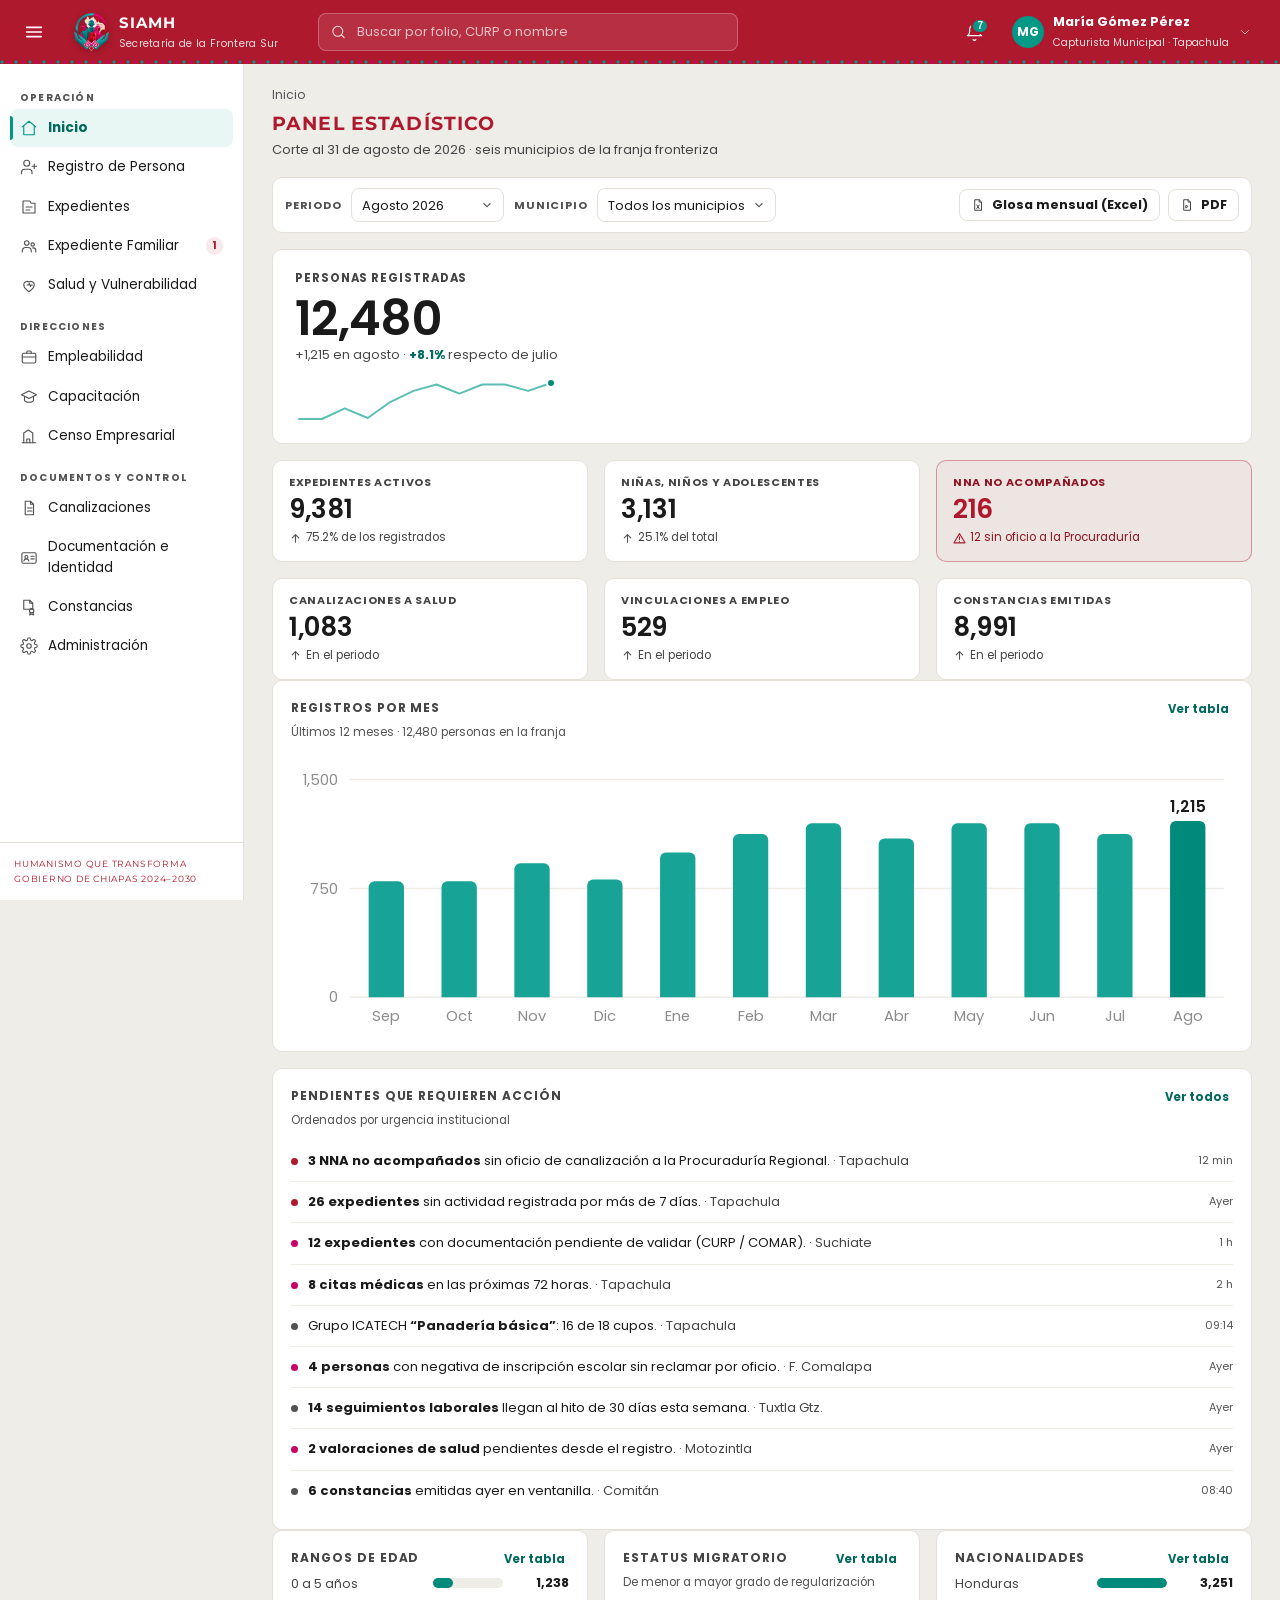
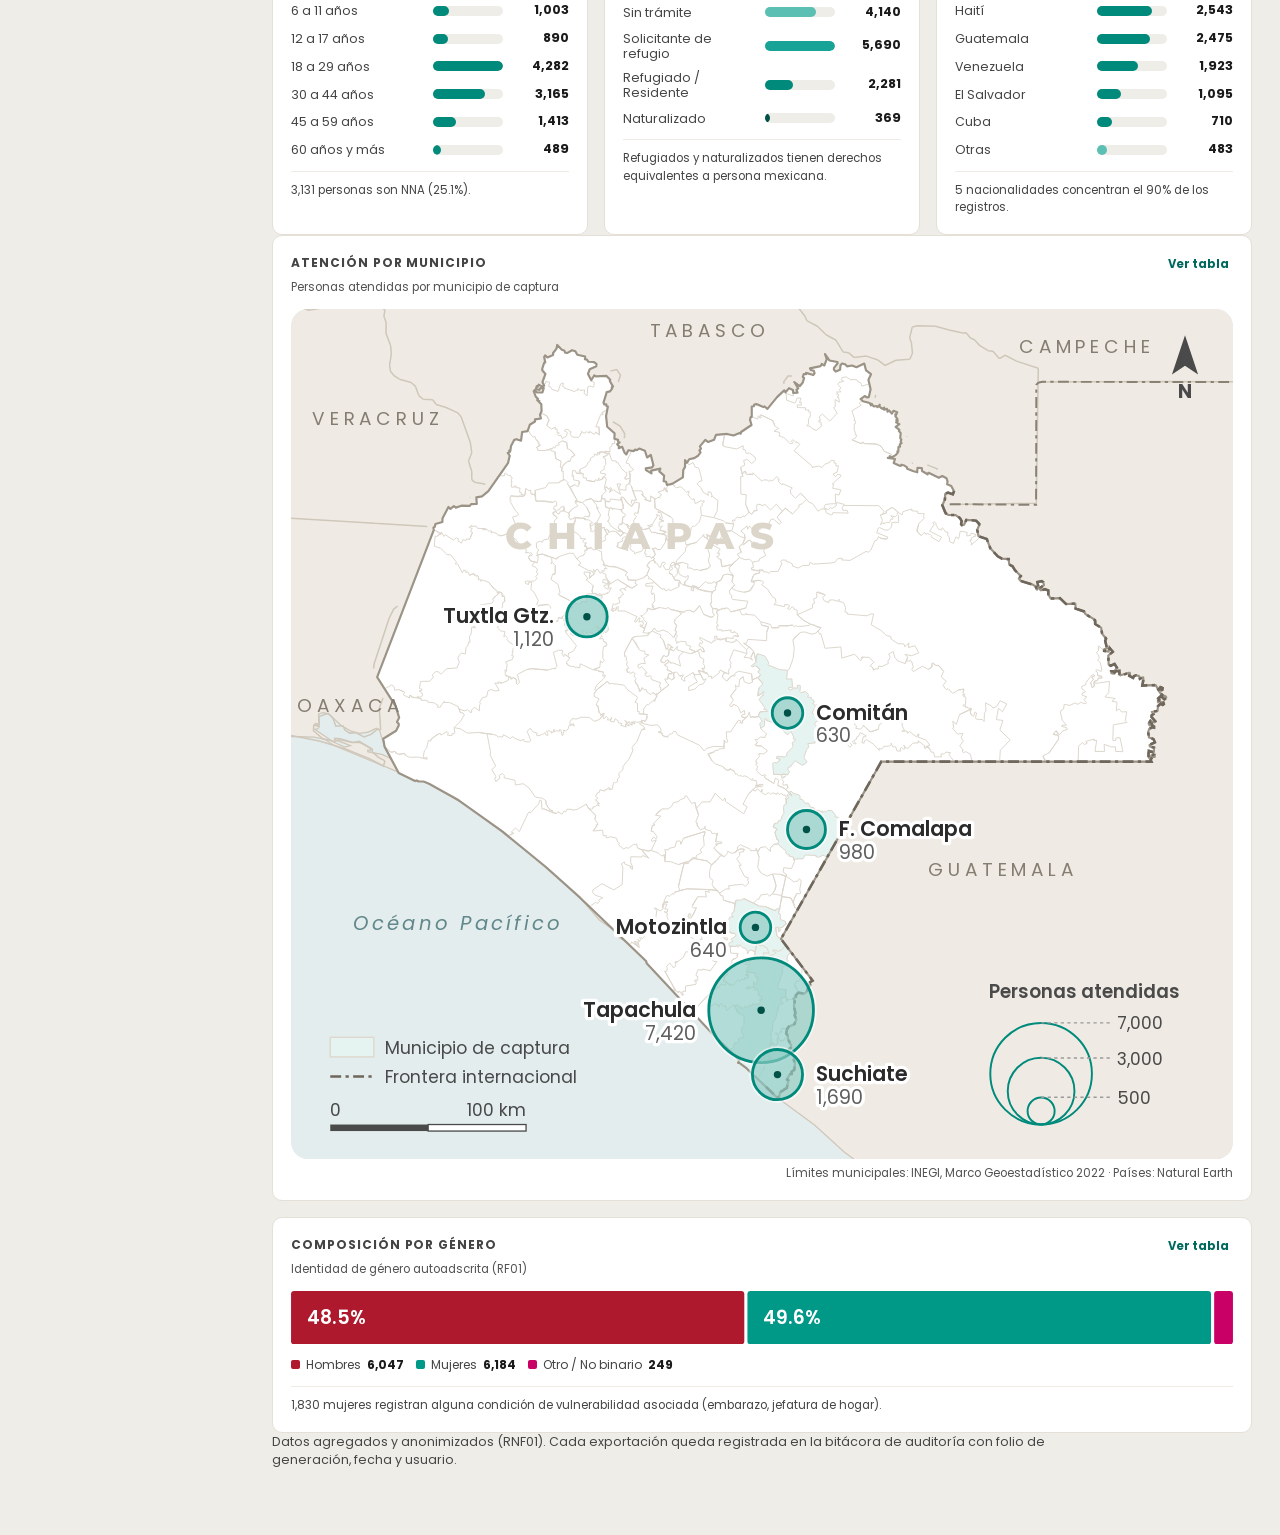
<file: Prototipo/index.html>
<!DOCTYPE html>
<html lang="es-MX">
<head>
<meta charset="utf-8">
<meta name="viewport" content="width=device-width, initial-scale=1">
<title>Panel Estadístico · SIAMH</title>
<link rel="icon" href="assets/img/simh-isotipo-96.png">
<link rel="preconnect" href="https://fonts.googleapis.com">
<link rel="preconnect" href="https://fonts.gstatic.com" crossorigin>
<link href="https://fonts.googleapis.com/css2?family=Montserrat:wght@600;700;800&family=Poppins:wght@300;400;500;600;700&display=swap" rel="stylesheet">
<link rel="stylesheet" href="assets/css/simh.css">
<style>
  /* Mapa de Atención por municipio (24/09/2026) */
  .mapa-chis{position:relative;margin-top:6px}
  .mapa-chis svg{width:100%;height:auto;display:block;border-radius:8px}
  .mapa-chis .mm{cursor:pointer;outline:none}
  .mapa-fuente{font-size:11.5px;color:var(--gris-claro,#6A6A6A);margin-top:6px;text-align:right}
  .mapa-chis .mm:focus-visible .mm-c{stroke:var(--tinta,#1F1F1F);stroke-width:2.5}
  .mapa-chis .mm-tip{position:absolute;pointer-events:none;background:#fff;border:1px solid #DDD8CF;
    border-radius:8px;padding:8px 10px;font-size:12.5px;line-height:1.4;color:#2B2B2B;white-space:nowrap;
    transform:translate(-50%,calc(-100% - 12px));display:none;z-index:2}
  .mapa-chis .mm-tip b{display:block;font-weight:700}
  .mapa-chis .mm-tip span{color:#5F5F5F}
</style>
</head>
<body>

<main class="contenido">
  <div class="migas">Inicio</div>

  <div class="enc">
    <div class="enc-txt">
      <h1>Panel Estadístico</h1>
      <div class="enc-sub" id="encSub">Corte al 31 de agosto de 2026</div>
    </div>
  </div>

  <!-- Una sola fila de filtros por encima de todo lo que filtra -->
  <div class="filtros">
    <span class="f-lab">Periodo</span>
    <select aria-label="Periodo"><option>Agosto 2026</option><option>Julio 2026</option><option>Acumulado 2026</option></select>
    <span class="f-lab"><label for="filMun">Municipio</label></span>
    <!-- El selector filtra de verdad: todo el panel se recalcula con los
         datos del municipio elegido. Antes era un adorno. -->
    <select id="filMun" aria-label="Municipio"></select>
    <span class="ml-auto flex gap-8">
      <button class="btn btn-secundario btn-s" id="btnGlosa"></button>
      <button class="btn btn-secundario btn-s" id="btnPdf"></button>
    </span>
  </div>

  <!-- ================= Cifra héroe + indicadores compactos ================ -->
  <section class="rejilla g-hero">
    <article class="hero">
      <span class="h-lab">Personas registradas</span>
      <span class="h-num" id="heroNum">12,480</span>
      <span class="h-sub" id="heroSub"></span>
      <span class="h-spark" id="heroSpark"></span>
    </article>

    <div class="rejilla g-3" id="kpis" style="align-content:start"></div>
  </section>

  <!-- ==================== Tendencia + pendientes del día ================== -->
  <section class="rejilla g-60-40 mt-16">
    <article class="tarjeta" id="cardMeses"></article>

    <article class="tarjeta">
      <div class="grafica-enc">
        <h3>Pendientes que requieren acción</h3>
        <a class="ver-tabla" href="#">Ver todos</a>
      </div>
      <div class="grafica-sub">Ordenados por urgencia institucional</div>
      <div class="lista-alertas" id="listaAlertas"></div>
    </article>
  </section>

  <!-- ============================ Perfil de la población ================= -->
  <section class="rejilla g-3 mt-16">
    <article class="tarjeta" id="cardEdad"></article>
    <article class="tarjeta" id="cardEstatus"></article>
    <article class="tarjeta" id="cardNacion"></article>
  </section>

  <!-- ================================ Territorio ========================= -->
  <section class="rejilla g-55-45 mt-16">
    <article class="tarjeta">
      <div class="grafica-enc">
        <h3>Atención por municipio</h3>
        <button class="ver-tabla" type="button" id="btnMapaTabla">Ver tabla</button>
      </div>
      <div class="grafica-sub" id="capMapa">Personas atendidas por municipio de captura</div>
      <div class="mapa-chis" id="grMapa"></div>
      <div class="mapa-fuente">Límites municipales: INEGI, Marco Geoestadístico 2022 · Países: Natural Earth</div>
      <table class="tabla-datos oculto" id="tblMapa"><thead><tr><th>Municipio</th><th class="num">Personas</th><th class="num">%</th></tr></thead>
        <tbody id="tblMunicipios"></tbody></table>
    </article>

    <article class="tarjeta" id="cardGenero"></article>
  </section>

  <p class="txt-min mt-20" style="max-width:820px">
    Datos agregados y anonimizados (RNF01). Cada exportación queda registrada en la bitácora de
    auditoría con folio de generación, fecha y usuario.
  </p>
  <p id="anuncio" class="sr-solo" role="status" aria-live="polite"></p>
</main>

<script src="assets/js/simh.js"></script>
<script src="assets/js/mapa-chiapas.js"></script>
<script>
(function () {
  "use strict";
  SIMH.chrome("inicio");

  /* Modo sin datos de prueba (Administración › Datos de prueba). */
  if (SIMH.sinDatos()) {
    SIMH.vacioModulo({ ico:"inicio", titulo:"El panel todavía no tiene cifras",
      texto:"Las cifras del panel se calculan con los expedientes registrados; en cuanto se capture el primero, aparecen aquí.",
      accion:'<a class="btn btn-primario btn-s" href="registro.html">' + SIMH.icono("registro") + 'Registrar persona</a>' });
    return;
  }
  var ico = SIMH.icono, n = SIMH.n, T = SIMH.TINTA;
  var $ = function (q) { return document.querySelector(q); };

  /* ======================================================================
     1. Datos por municipio
     --------------------------------------------------------------------
     El panel se armaba con veinte cifras escritas a mano y el selector de
     municipio no filtraba nada: era un control que prometía algo que no
     hacía. La Dirección pidió justo lo contrario —estadísticas por
     municipio, con los datos que cada uno captura y sus propios
     expedientes—, así que ahora TODO el panel se deriva de esta tabla.

     Cada municipio trae su total y su perfil en porcentaje. El perfil es lo
     que de verdad cambia de un municipio a otro: Suchiate es cruce con
     Guatemala y Tapachula concentra la población haitiana y hondureña, y un
     panel que repartiera el total del estado en la misma proporción para
     todos estaría inventando un dato uniforme que no existe.

     "Todos los municipios" NO es una fila más: es la suma de las seis. Así
     la cifra del estado y la de cada municipio no pueden contradecirse.
     ================================================================== */
  var NAC = ["Honduras", "Haití", "Venezuela", "Guatemala", "El Salvador", "Cuba", "Otras"];
  var EST = ["Sin trámite", "Solicitante de refugio", "Refugiado / Residente", "Naturalizado"];
  var EDA = ["0 a 5 años", "6 a 11 años", "12 a 17 años", "18 a 29 años",
             "30 a 44 años", "45 a 59 años", "60 años y más"];
  var GEN = ["Hombres", "Mujeres", "Otro / No binario"];
  var MES = ["Sep", "Oct", "Nov", "Dic", "Ene", "Feb", "Mar", "Abr", "May", "Jun", "Jul", "Ago"];

  /* pn/pe/pd/pg son porcentajes; la última entrada de cada uno absorbe el
     redondeo para que las partes sumen siempre el total. */
  var MUN = [
    { k:"Tapachula", x:282, y:228, total:7420,
      pn:[28, 27, 17, 10,  8,  6,  4],
      pe:[30, 49, 18,  3],
      pd:[10,  8,  7, 35, 25, 11,  4],
      pg:[48, 50,  2],
      pm:[ 6,  6,  7,  6,  8,  9, 10,  9, 10, 10,  9, 10],
      act:76, sal:9.5, emp:4.6, con:73 },

    { k:"Suchiate", x:336, y:258, total:1690,
      pn:[18,  9, 11, 46,  9,  4,  3],
      pe:[46, 38, 14,  2],
      pd:[11,  9,  8, 33, 25, 11,  3],
      pg:[52, 46,  2],
      pm:[ 7,  7,  8,  7,  8,  9,  9,  8,  9,  9,  9, 10],
      act:71, sal:7.1, emp:3.2, con:69 },

    { k:"F. Comalapa", x:306, y:150, total:980,
      pn:[22, 10, 12, 38, 10,  5,  3],
      pe:[38, 44, 16,  2],
      pd:[ 9,  8,  7, 34, 26, 12,  4],
      pg:[47, 51,  2],
      pm:[ 7,  7,  8,  7,  8,  9,  9,  9,  9,  9,  9,  9],
      act:74, sal:8.8, emp:2.9, con:70 },

    { k:"Motozintla", x:246, y:186, total:640,
      pn:[26,  6,  9, 40, 11,  4,  4],
      pe:[42, 40, 16,  2],
      pd:[ 9,  8,  7, 32, 26, 13,  5],
      pg:[46, 52,  2],
      pm:[ 7,  7,  8,  8,  8,  9,  9,  8,  9,  9,  9,  9],
      act:72, sal:8.1, emp:2.4, con:68 },

    { k:"Tuxtla Gtz.", x:156, y:138, total:1120,
      pn:[30, 18, 20,  9, 10,  8,  5],
      pe:[24, 40, 30,  6],
      pd:[ 9,  7,  7, 34, 27, 12,  4],
      pg:[49, 49,  2],
      pm:[ 7,  7,  8,  7,  8,  9,  9,  9,  9,  9,  9,  9],
      act:80, sal:6.4, emp:6.1, con:75 },

    { k:"Comitán", x:250, y:110, total:630,
      pn:[24,  8, 12, 36, 11,  5,  4],
      pe:[36, 44, 18,  2],
      pd:[10,  8,  7, 33, 26, 12,  4],
      pg:[48, 50,  2],
      pm:[ 7,  7,  8,  8,  8,  9,  9,  8,  9,  9,  9,  9],
      act:73, sal:7.6, emp:3.4, con:71 }
  ];

  /* Reparte un total según un vector de porcentajes sin perder ni ganar
     personas: la última parte recibe el resto. Un panel donde la suma de las
     barras no da la cifra héroe es un panel que nadie vuelve a creer.     */
  function reparte(total, pct) {
    var acc = 0;
    return pct.map(function (p, i) {
      if (i === pct.length - 1) return total - acc;
      var v = Math.round(total * p / 100);
      acc += v;
      return v;
    });
  }

  function serie(claves, vals) {
    return claves.map(function (k, i) { return { k:k, v:vals[i] }; });
  }

  /* Vista agregada de un conjunto de municipios. Con uno solo es su propio
     perfil; con los seis, la suma. */
  function agrega(lista) {
    var total = lista.reduce(function (a, m) { return a + m.total; }, 0);
    function suma(campo, largo) {
      var out = [];
      for (var i = 0; i < largo; i++) out.push(0);
      lista.forEach(function (m) {
        reparte(m.total, m[campo]).forEach(function (v, i) { out[i] += v; });
      });
      return out;
    }
    function pond(campo) {
      return lista.reduce(function (a, m) { return a + m[campo] * m.total; }, 0) / (total || 1);
    }
    return {
      total: total,
      nac: suma("pn", NAC.length),
      est: suma("pe", EST.length),
      eda: suma("pd", EDA.length),
      gen: suma("pg", GEN.length),
      mes: suma("pm", MES.length),
      act: Math.round(total * pond("act") / 100),
      sal: Math.round(total * pond("sal") / 100),
      emp: Math.round(total * pond("emp") / 100),
      con: Math.round(total * pond("con") / 100)
    };
  }

  /* ======================================================================
     2. Estado de la pantalla
     ================================================================== */
  var fMun = "todos";
  function seleccion() {
    return fMun === "todos" ? MUN : MUN.filter(function (m) { return m.k === fMun; });
  }

  function pintaSelector() {
    $("#filMun").innerHTML =
      '<option value="todos">Todos los municipios</option>' +
      MUN.slice().sort(function (a, b) { return b.total - a.total; }).map(function (m) {
        return '<option value="' + m.k + '"' + (fMun === m.k ? " selected" : "") + ">" +
          m.k + "</option>";
      }).join("");
  }

  /* ======================================================================
     3. Pintado
     ================================================================== */
  function pinta() {
    var lista = seleccion();
    var d = agrega(lista);
    var uno = fMun !== "todos";

    /* Quién es el dueño de estas cifras: sin decirlo, un municipio no sabe
       si está mirando lo suyo o lo del estado. */
    $("#encSub").innerHTML = "Corte al 31 de agosto de 2026 · " +
      (uno ? "expedientes capturados en <b>" + SIMH.esc(fMun) + "</b>"
           : "seis municipios de la franja fronteriza");

    /* ------------------------------------------- cifra héroe + serie --- */
    var meses = serie(MES, d.mes);
    var ago = d.mes[11], jul = d.mes[10];
    var var_ = jul ? Math.round((ago - jul) / jul * 1000) / 10 : 0;
    $("#heroNum").textContent = n(d.total);
    $("#heroSub").innerHTML =
      "+" + n(ago) + " en agosto · <span style='color:var(--" +
      (var_ >= 0 ? "jade-900" : "guinda") + ");font-weight:700'>" +
      (var_ >= 0 ? "+" : "−") + Math.abs(var_) + "%</span> respecto de julio";
    $("#heroSpark").innerHTML = SIMH.sparkline(meses,
      { alt:"Tendencia de registros de los últimos 12 meses" });

    /* ------------------------------------------------------- KPI ------- */
    /* NNA = los tres primeros rangos de edad. No es una cifra aparte: si lo
       fuera podría contradecir a la gráfica de edades de más abajo. */
    var nna = d.eda[0] + d.eda[1] + d.eda[2];
    var noAcomp = Math.round(nna * 0.069);
    var sinOficio = Math.max(1, Math.round(noAcomp * 0.056));

    var kpis = [
      { num:d.act, lab:"Expedientes activos",
        var_:SIMH.pct(d.act, d.total) + " de los registrados" },
      { num:nna,   lab:"Niñas, niños y adolescentes",
        var_:SIMH.pct(nna, d.total) + " del total" },
      { num:noAcomp, lab:"NNA no acompañados", critico:true,
        var_:sinOficio + " sin oficio a la Procuraduría" },
      { num:d.sal, lab:"Canalizaciones a salud", var_:"En el periodo" },
      { num:d.emp, lab:"Vinculaciones a empleo", var_:"En el periodo" },
      { num:d.con, lab:"Constancias emitidas",   var_:"En el periodo" }
    ];
    ultimo = { d:d, kpis:kpis, uno:uno };
    $("#kpis").innerHTML = kpis.map(function (k) {
      return '<article class="kpi' + (k.critico ? " critico" : "") + '">' +
        '<span class="kpi-lab">' + k.lab + "</span>" +
        '<span class="kpi-num">' + n(k.num) + "</span>" +
        '<span class="kpi-var">' + (k.critico ? ico("alerta") : ico("arriba")) + k.var_ +
        "</span></article>";
    }).join("");

    /* --------------------------------------------------- gráficas ------ */
    SIMH.grafica($("#cardMeses"), {
      tipo:"columnas", titulo:"Registros por mes", datos:meses,
      sub:"Últimos 12 meses · " + n(d.total) + " personas" +
          (uno ? " en " + fMun : " en la franja"),
      cols:["Mes", "Registros"], alt:"Registros mensuales de personas"
    });

    SIMH.grafica($("#cardEdad"), {
      tipo:"barras", titulo:"Rangos de edad", cols:["Rango", "Personas"],
      datos:serie(EDA, d.eda),
      pie:n(nna) + " personas son NNA (" + SIMH.pct(nna, d.total) + ")."
    });

    /* Escala ordinal: de menor a mayor grado de regularización, tinta única. */
    var tintas = [T.d1, T.d2, T.d3, T.d4];
    SIMH.grafica($("#cardEstatus"), {
      tipo:"barras", titulo:"Estatus migratorio", cols:["Estatus", "Personas"],
      sub:"De menor a mayor grado de regularización",
      datos:EST.map(function (k, i) { return { k:k, v:d.est[i], c:tintas[i] }; }),
      pie:"Refugiados y naturalizados tienen derechos equivalentes a persona mexicana."
    });

    /* El pie dice cuántas nacionalidades concentran el 90 %: se calcula, no
       se afirma de memoria. */
    var ord = serie(NAC, d.nac).slice().sort(function (a, b) { return b.v - a.v; });
    var acc = 0, cuantas = 0;
    ord.forEach(function (x) { if (acc < d.total * 0.9) { acc += x.v; cuantas++; } });
    SIMH.grafica($("#cardNacion"), {
      tipo:"barras", titulo:"Nacionalidades", cols:["País", "Personas"],
      datos:ord.map(function (x) { return { k:x.k, v:x.v, tenue:x.k === "Otras" }; }),
      pie:cuantas + " nacionalidades concentran el 90% de los registros" +
          (uno ? " de " + fMun : "") + "."
    });

    SIMH.grafica($("#cardGenero"), {
      tipo:"apilada", titulo:"Composición por género", cols:["Género", "Personas"],
      sub:"Identidad de género autoadscrita (RF01)",
      datos:GEN.map(function (k, i) { return { k:k, v:d.gen[i], c:SIMH.CAT[i] }; }),
      pie:n(Math.round(d.gen[1] * 0.296)) + " mujeres registran alguna condición de " +
          "vulnerabilidad asociada (embarazo, jefatura de hogar)."
    });

    /* --------------------------------------------------- territorio ---- */
    /* El mapa siempre muestra los seis municipios: es lo que da contexto al
       elegido. Lo que cambia es cuál queda destacado. */
    var totalEstado = MUN.reduce(function (a, m) { return a + m.total; }, 0);
    $("#grMapa").innerHTML = mapaChiapas(uno ? fMun : null, totalEstado);
    $("#tblMunicipios").innerHTML = MUN.slice()
      .sort(function (a, b) { return b.total - a.total; })
      .map(function (m) {
        var act = fMun === m.k;
        return '<tr' + (act ? ' style="background:var(--jade-050);font-weight:700"' : "") + ">" +
          "<td>" + m.k + '</td><td class="num">' + n(m.total) + '</td><td class="num">' +
          SIMH.pct(m.total, totalEstado) + "</td></tr>";
      }).join("");
    $("#capMapa").textContent = uno
      ? "Personas atendidas por municipio de captura · " + fMun + " resaltado"
      : "Personas atendidas por municipio de captura";

    /* ----------------------------------------------------- alertas ----- */
    /* Los pendientes también son del municipio: uno de Tuxtla no puede
       aparecer en el panel de Suchiate. */
    var vis = ALERTAS.filter(function (a) { return !uno || a.mun === fMun; });
    $("#listaAlertas").innerHTML = vis.length
      ? vis.map(function (a) {
          return '<div class="alerta-item ' + a.t + '"><span class="a-punto"></span>' +
            '<span class="a-txt">' + a.txt +
            (uno ? "" : ' <span class="txt-gris">· ' + a.mun + "</span>") + "</span>" +
            '<span class="a-hora">' + a.h + "</span></div>";
        }).join("")
      : '<div class="alerta-item"><span class="a-punto"></span>' +
        '<span class="a-txt">Sin pendientes registrados en ' + SIMH.esc(fMun) +
        ".</span></div>";

    $("#anuncio").textContent = uno
      ? "Panel de " + fMun + ": " + n(d.total) + " personas registradas."
      : "Panel de los seis municipios: " + n(d.total) + " personas registradas.";
  }

  /* ======================================================================
     Mapa de Atención por municipio (24/09/2026)
     --------------------------------------------------------------------
     Límites reales: los 124 municipios del Marco Geoestadístico INEGI 2022
     y los países de Natural Earth, en `assets/js/mapa-chiapas.js`
     (generado, no editar a mano). Los seis municipios de captura llevan
     su polígono sombreado y un círculo proporcional en ÁREA a las personas
     atendidas. `lx`/`ly` solo deciden hacia dónde va el rótulo.
     ================================================================== */
  var ROT = {
    "Tapachula":   { lx:-1, ly: 0 },
    "Suchiate":    { lx: 1, ly: 0 },
    "F. Comalapa": { lx: 1, ly: 0 },
    "Motozintla":  { lx:-1, ly: 0 },
    "Tuxtla Gtz.": { lx:-1, ly: 0 },
    "Comitán":     { lx: 1, ly: 0 }
  };
  var MC = window.MAPA_CHIS;
  function px(lon) { return (lon - MC.lon0) * MC.kx; }
  function py(lat) { return (MC.lat0 - lat) * MC.ky; }

  function mapaChiapas(sel, total) {
    var W = MC.W, H = MC.H, RMAX = 24;
    var max = Math.max.apply(null, MUN.map(function (m) { return m.total; }));
    function radio(v) { return RMAX * Math.sqrt(v / max); }
    function rot(lon, lat, txt, extra) {
      return '<text x="' + px(lon).toFixed(1) + '" y="' + py(lat).toFixed(1) + '" ' +
        'font-family="Poppins,sans-serif" fill="#857D71" font-size="8.5" letter-spacing="2.2" ' +
        (extra || 'text-anchor="middle"') + ">" + txt + "</text>";
    }

    var s = '<svg viewBox="0 0 ' + W + " " + H + '" role="img" aria-labelledby="mapaTit">' +
      '<title id="mapaTit">Mapa de Chiapas con las personas atendidas en los seis municipios de captura</title>' +
      '<defs><clipPath id="mapaMarco"><rect width="' + W + '" height="' + H + '" rx="8"/></clipPath></defs>' +
      '<g clip-path="url(#mapaMarco)">' +
      '<rect width="' + W + '" height="' + H + '" fill="#E3EDEE"/>' +
      '<path d="' + MC.tierra + '" fill="#EFEBE4" stroke="#CFC7BA" stroke-width=".6"/>' +
      '<path d="' + MC.estados + '" fill="none" stroke="#CFC7BA" stroke-width=".7"/>' +
      '<path d="' + MC.fronteraOtra + '" fill="none" stroke="#8A8175" stroke-width=".9" stroke-dasharray="5 2 1.5 2"/>' +
      '<path d="' + MC.chiapas + '" fill="#FFFFFF"/>';

    /* Municipios de captura: polígono sombreado */
    MUN.forEach(function (m) {
      var g = MC.mun[m.k]; if (!g) return;
      var act = sel === m.k;
      s += '<path d="' + g.d + '" fill="' + (act ? "#C9E8E3" : "#E5F3F1") + '"/>';
    });

    s += '<path d="' + MC.malla + '" fill="none" stroke="#DDD7CC" stroke-width=".45" stroke-linejoin="round"/>' +
      '<path d="' + MC.chiapas + '" fill="none" stroke="#9C9387" stroke-width="1" stroke-linejoin="round"/>' +
      '<path d="' + MC.frontera + '" fill="none" stroke="#6F675C" stroke-width="1.2" stroke-dasharray="5 2 1.5 2"/>' +
      /* Rótulos de contexto */
      rot(-91.15, 15.55, "GUATEMALA") +
      rot(-94.45, 17.62, "VERACRUZ", 'text-anchor="start"') +
      rot(-94.52, 16.30, "OAXACA", 'text-anchor="start"') +
      rot(-92.55, 18.02, "TABASCO") +
      rot(-90.75, 17.95, "CAMPECHE") +
      '<text x="' + px(-93.75).toFixed(1) + '" y="' + py(15.3).toFixed(1) + '" font-family="Poppins,sans-serif" ' +
        'fill="#62878A" font-size="9" font-style="italic" letter-spacing="1.5" text-anchor="middle">Océano Pacífico</text>' +
      '<text x="' + px(-92.85).toFixed(1) + '" y="' + py(17.05).toFixed(1) + '" font-family="Montserrat,sans-serif" ' +
        'font-weight="800" fill="#DCD5CA" font-size="17" letter-spacing="7" text-anchor="middle">CHIAPAS</text>';

    /* Círculos: primero los grandes, para que los chicos queden encima con
       su anillo de superficie. */
    MUN.slice().sort(function (a, b) { return b.total - a.total; }).forEach(function (m) {
      var g = MC.mun[m.k], o = ROT[m.k]; if (!g || !o) return;
      var x = g.x, y = g.y, r = radio(m.total);
      var act = sel === m.k, apagado = sel && !act;
      var tx = x + o.lx * (r + 6), ty = y + (o.ly ? r * 0.7 + 8 : 3);
      var anc = o.lx < 0 ? "end" : "start";
      s += '<g class="mm" tabindex="0" role="button" data-mun="' + SIMH.esc(m.k) + '" data-x="' + x +
          '" data-y="' + (y - r).toFixed(1) + '" aria-label="' + SIMH.esc(m.k) + ": " + n(m.total) +
          " personas, " + SIMH.pct(m.total, total) + '. Filtrar el panel."' +
          (apagado ? ' opacity=".5"' : "") + ">" +
        '<circle cx="' + x + '" cy="' + y + '" r="' + Math.max(r, 12).toFixed(1) + '" fill="transparent"/>' +
        '<circle cx="' + x + '" cy="' + y + '" r="' + (r + 1.5).toFixed(1) + '" fill="#FFFFFF" fill-opacity=".55"/>' +
        '<circle class="mm-c" cx="' + x + '" cy="' + y + '" r="' + r.toFixed(1) + '" ' +
          'fill="' + (act ? T.d3 : "rgba(0,138,123,.30)") + '" stroke="' + (act ? T.d4 : T.d3) + '" stroke-width="1.3"/>' +
        '<circle cx="' + x + '" cy="' + y + '" r="1.7" fill="' + (act ? "#FFFFFF" : T.d4) + '"/>' +
        '<text x="' + tx.toFixed(1) + '" y="' + ty.toFixed(1) + '" text-anchor="' + anc + '" ' +
          'font-family="Poppins,sans-serif" font-size="9.5" font-weight="600" fill="#2B2B2B" ' +
          'stroke="#FFFFFF" stroke-width="3" stroke-linejoin="round" paint-order="stroke">' + SIMH.esc(m.k) +
          '<tspan x="' + tx.toFixed(1) + '" dy="10.5" font-weight="400" font-size="8.8" fill="#5F5F5F">' +
          n(m.total) + "</tspan></text>" +
        "</g>";
    });

    /* Leyenda de tamaños (sobre Guatemala), escala, frontera y norte */
    var lx = W - 112, ly = H - 16;
    s += '<g font-family="Poppins,sans-serif" font-size="8" fill="#4A4A4A">' +
      '<text x="' + lx + '" y="' + (ly - 2 * RMAX - 10) + '" font-weight="600" font-size="8.5">Personas atendidas</text>';
    [7000, 3000, 500].forEach(function (v) {
      var r = radio(v), cx = lx + RMAX;
      s += '<circle cx="' + cx + '" cy="' + (ly - r).toFixed(1) + '" r="' + r.toFixed(1) + '" fill="none" ' +
          'stroke="' + T.d3 + '" stroke-width=".9"/>' +
        '<line x1="' + cx + '" y1="' + (ly - 2 * r).toFixed(1) + '" x2="' + (lx + 2 * RMAX + 8) + '" y2="' +
          (ly - 2 * r).toFixed(1) + '" stroke="#9A9A9A" stroke-width=".6" stroke-dasharray="1.5 1.5"/>' +
        '<text x="' + (lx + 2 * RMAX + 11) + '" y="' + (ly - 2 * r + 3).toFixed(1) + '">' + n(v) + "</text>";
    });
    var km = MC.km100, sx = 18, sy = H - 16;
    s += '<rect x="' + sx + '" y="' + sy + '" width="' + (km / 2).toFixed(1) + '" height="3" fill="#4A4A4A"/>' +
      '<rect x="' + (sx + km / 2).toFixed(1) + '" y="' + sy + '" width="' + (km / 2).toFixed(1) +
        '" height="3" fill="#FFFFFF" stroke="#4A4A4A" stroke-width=".6"/>' +
      '<text x="' + sx + '" y="' + (sy - 4) + '">0</text>' +
      '<text x="' + (sx + km).toFixed(1) + '" y="' + (sy - 4) + '" text-anchor="end">100 km</text>' +
      '<line x1="' + sx + '" y1="' + (sy - 22) + '" x2="' + (sx + 20) + '" y2="' + (sy - 22) + '" stroke="#6F675C" ' +
        'stroke-width="1.2" stroke-dasharray="5 2 1.5 2"/>' +
      '<text x="' + (sx + 25) + '" y="' + (sy - 19) + '">Frontera internacional</text>' +
      '<rect x="' + sx + '" y="' + (sy - 40) + '" width="20" height="9" fill="#E5F3F1" stroke="#DDD7CC" stroke-width=".6"/>' +
      '<text x="' + (sx + 25) + '" y="' + (sy - 32.5) + '">Municipio de captura</text>' +
      '<g transform="translate(' + (W - 22) + ',24)">' +
        '<path d="M0 -12 L6 6 L0 2 L-6 6 Z" fill="#4A4A4A"/>' +
        '<text y="17" text-anchor="middle" font-weight="700" font-size="8.5">N</text></g>' +
      "</g>" +
      "</g></svg>" +
      '<div class="mm-tip" role="presentation"></div>';
    return s;
  }

  /* Pasar el cursor o enfocar muestra la cifra; clic o Enter filtra el panel. */
  (function () {
    var caja = $("#grMapa");
    function tip(g) {
      var t = caja.querySelector(".mm-tip");
      if (!g) { t.style.display = "none"; return; }
      var m = MUN.filter(function (x) { return x.k === g.getAttribute("data-mun"); })[0];
      var tot = MUN.reduce(function (a, x) { return a + x.total; }, 0);
      var svg = caja.querySelector("svg"), esc = svg.clientWidth / MC.W;
      t.innerHTML = "<b>" + SIMH.esc(m.k) + "</b><span>" + n(m.total) + " personas · " +
        SIMH.pct(m.total, tot) + " de la franja</span>";
      t.style.left = (+g.getAttribute("data-x") * esc) + "px";
      t.style.top = (+g.getAttribute("data-y") * esc) + "px";
      t.style.display = "block";
    }
    function elegir(g) {
      var k = g.getAttribute("data-mun");
      fMun = fMun === k ? "todos" : k;
      pintaSelector(); pinta();
      var nuevo = caja.querySelector('.mm[data-mun="' + k + '"]');
      if (nuevo) nuevo.focus({ preventScroll:true });
    }
    caja.addEventListener("mouseover", function (e) { tip(e.target.closest(".mm")); });
    caja.addEventListener("mouseleave", function () { tip(null); });
    caja.addEventListener("focusin", function (e) { tip(e.target.closest(".mm")); });
    caja.addEventListener("focusout", function () { tip(null); });
    caja.addEventListener("click", function (e) {
      var g = e.target.closest(".mm"); if (g) elegir(g);
    });
    caja.addEventListener("keydown", function (e) {
      var g = e.target.closest(".mm");
      if (g && (e.key === "Enter" || e.key === " ")) { e.preventDefault(); elegir(g); }
    });
    $("#btnMapaTabla").addEventListener("click", function () {
      var verTabla = $("#tblMapa").classList.contains("oculto");
      $("#tblMapa").classList.toggle("oculto", !verTabla);
      caja.classList.toggle("oculto", verTabla);
      this.textContent = verTabla ? "Ver mapa" : "Ver tabla";
    });
  })();

  var ALERTAS = [
    { mun:"Tapachula",   t:"critica", h:"12 min",
      txt:"<b>3 NNA no acompañados</b> sin oficio de canalización a la Procuraduría Regional." },
    { mun:"Tapachula",   t:"critica", h:"Ayer",
      txt:"<b>26 expedientes</b> sin actividad registrada por más de 7 días." },
    { mun:"Suchiate",    t:"aviso-p", h:"1 h",
      txt:"<b>12 expedientes</b> con documentación pendiente de validar (CURP / COMAR)." },
    { mun:"Tapachula",   t:"aviso-p", h:"2 h",
      txt:"<b>8 citas médicas</b> en las próximas 72 horas." },
    { mun:"Tapachula",   t:"",        h:"09:14",
      txt:"Grupo ICATECH <b>&ldquo;Panadería básica&rdquo;</b>: 16 de 18 cupos." },
    { mun:"F. Comalapa", t:"aviso-p", h:"Ayer",
      txt:"<b>4 personas</b> con negativa de inscripción escolar sin reclamar por oficio." },
    { mun:"Tuxtla Gtz.", t:"",        h:"Ayer",
      txt:"<b>14 seguimientos laborales</b> llegan al hito de 30 días esta semana." },
    { mun:"Motozintla",  t:"aviso-p", h:"Ayer",
      txt:"<b>2 valoraciones de salud</b> pendientes desde el registro." },
    { mun:"Comitán",     t:"",        h:"08:40",
      txt:"<b>6 constancias</b> emitidas ayer en ventanilla." }
  ];

  /* ======================================================================
     4. Arranque
     ================================================================== */
  $("#btnGlosa").innerHTML = ico("excel") + "Glosa mensual (Excel)";
  $("#btnPdf").innerHTML   = ico("pdf") + "PDF";
  /* «PDF» del panel: las mismas cifras en hoja oficial, con el visor y la
     impresión comunes (23/09/2026). Salen de `ultimo`, lo que la pantalla
     acaba de pintar, para que el papel no pueda contradecir al panel.   */
  var ultimo = null;
  $("#btnPdf").onclick = function () {
    if (!ultimo) return;
    var d = ultimo.d;
    function tabla(t, claves, vals) {
      return { t:t, cols:[t.split(" ")[0] === "Registros" ? "Mes" : "Categoría", "Personas", "%"], num:[1, 2],
        anchos:["60%", "22%", "18%"],
        filas: claves.map(function (k, i) { return [k, n(vals[i]), SIMH.pct(vals[i], d.total)]; }) };
    }
    var secc = [
      { t:"Indicadores", cols:["Indicador", "Cifra", "Nota"], num:[1], anchos:["42%", "18%", "40%"],
        filas: [["Personas registradas", n(d.total), "Corte al 31 de agosto de 2026"]].concat(
          ultimo.kpis.map(function (k) { return [k.lab, n(k.num), k.var_]; })) },
      tabla("Registros por mes", MES, d.mes),
      tabla("Rangos de edad", EDA, d.eda),
      tabla("Estatus migratorio", EST, d.est),
      tabla("Nacionalidades", NAC, d.nac),
      tabla("Composición por género", GEN, d.gen)
    ];
    if (!ultimo.uno) {
      secc.push({ t:"Atención por municipio", cols:["Municipio", "Personas", "%"], num:[1, 2],
        anchos:["60%", "22%", "18%"],
        filas: MUN.map(function (m) { return [m.k, n(m.total), SIMH.pct(m.total, d.total)]; }) });
    }
    SIMH.verDocumento(SIMH.hojaReporte({
      titulo: "PANEL ESTADÍSTICO DE MOVILIDAD HUMANA",
      intro: "Cifras " + (ultimo.uno ? "de los expedientes capturados en <b>" + SIMH.esc(fMun) + "</b>"
                                     : "de los seis municipios de la franja fronteriza") +
        ", con corte al 31 de agosto de 2026.",
      secciones: secc
    }), "Panel estadístico" + (ultimo.uno ? " · " + fMun : ""));
  };

  pintaSelector();
  $("#filMun").addEventListener("change", function () {
    fMun = this.value;
    pinta();
    this.focus({ preventScroll:true });
  });

  /* Atajo de revisión: index.html?mun=Suchiate abre el panel de ese municipio. */
  var q = new URLSearchParams(location.search).get("mun");
  if (q) {
    MUN.forEach(function (m) {
      if (m.k.toLowerCase().indexOf(q.toLowerCase()) === 0) fMun = m.k;
    });
    pintaSelector();
  }

  pinta();
})();
</script>
</body>
</html>
</file>
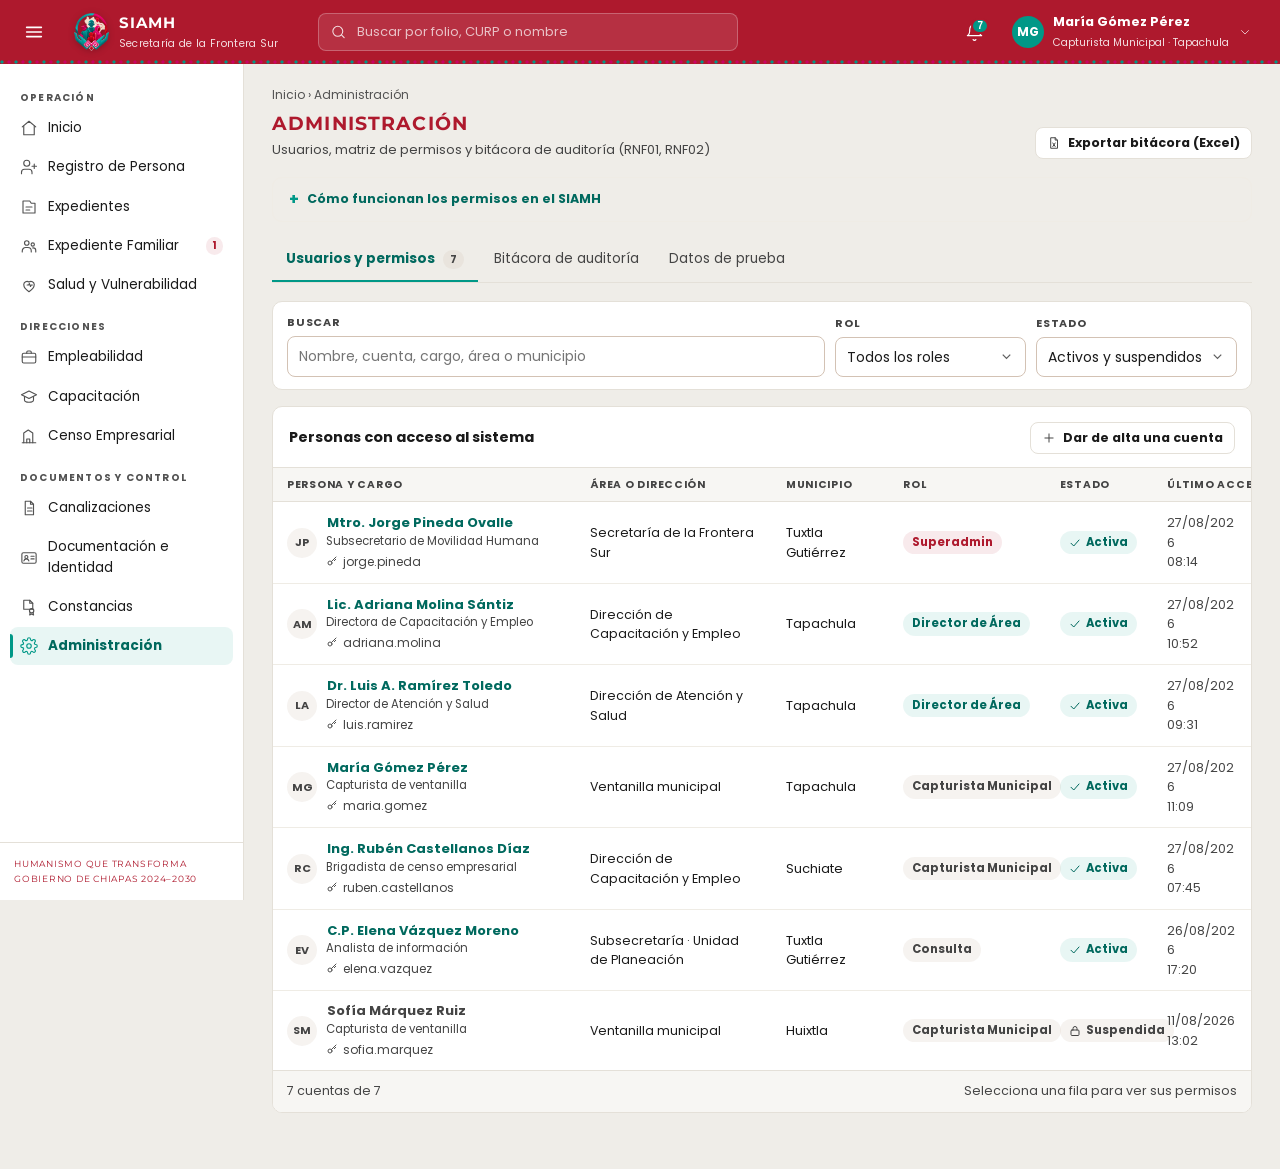
<file: Prototipo/administracion.html>
<!DOCTYPE html>
<html lang="es-MX">
<head>
<meta charset="utf-8">
<meta name="viewport" content="width=device-width, initial-scale=1">
<title>Administración · Usuarios, permisos y bitácora · SIAMH</title>
<link rel="icon" href="assets/img/simh-isotipo-96.png">
<link rel="preconnect" href="https://fonts.googleapis.com">
<link rel="preconnect" href="https://fonts.gstatic.com" crossorigin>
<link href="https://fonts.googleapis.com/css2?family=Montserrat:wght@600;700;800&family=Poppins:wght@300;400;500;600;700&display=swap" rel="stylesheet">
<link rel="stylesheet" href="assets/css/simh.css">
<style>
  /* ======================================================================
     ADMINISTRACIÓN — Usuarios, permisos y bitácora (RNF01, RNF02)
     ================================================================== */

  .sec-tit{font-family:var(--f-texto);font-size:14.5px;font-weight:700;color:var(--tinta);
    text-transform:none;letter-spacing:0;margin:0}
  .vacio{padding:36px 20px;text-align:center;color:var(--gris);font-size:13px;line-height:1.6}
  .vacio svg{width:34px;height:34px;stroke-width:1.2;stroke:var(--arena);fill:none;display:block;margin:0 auto 10px}

  /* --- Piso de legibilidad y área táctil, igual que en Empleabilidad --- */
  .pestana{min-height:44px;font-size:13.5px}
  .chips-filtro .chip,.filtros-tabla .chip{min-height:36px;padding:0 10px;font-size:12.5px;gap:6px;
    cursor:pointer;border:0;font-family:var(--f-texto)}
  .chips-filtro{display:flex;gap:8px;flex-wrap:wrap}
  .contenido :focus-visible{outline:3px solid var(--jade);outline-offset:2px;border-radius:4px}
  h2[tabindex]:focus{outline:3px solid var(--jade);outline-offset:4px}

  /* --- Tabla de usuarios --------------------------------------------------
     Seis columnas, no siete: el cargo vive bajo el nombre en la misma celda,
     que es la corrección ya aplicada al listado de expedientes. Y siempre
     table-layout:fixed con colgroup, que es la única cura para el
     desbordamiento que ya apareció cuatro veces en este prototipo.        */
  table.t-usr{table-layout:fixed}
  .t-usr col.c-per{width:31%}
  .t-usr col.c-are{width:20%}
  .t-usr col.c-mun{width:12%}
  .t-usr col.c-rol{width:16%}
  .t-usr col.c-est{width:11%}
  .t-usr col.c-acc{width:10%}
  .t-usr th{white-space:normal}
  .t-usr td{word-break:break-word}
  .t-usr tbody tr{cursor:pointer}
  .t-usr tbody tr.activo{background:var(--jade-050)}
  .t-usr tbody tr.suspendido .p-nom{color:var(--gris)}
  /* .btn trae white-space:nowrap, y dentro de una celda del 31% eso vuelve a
     desbordar la tabla — es la trampa ya documentada. El botón del nombre se
     compone como texto: alineado a la izquierda, sin alto fijo y con salto. */
  .t-usr .persona-celda .p-nom{white-space:normal;text-align:left;justify-content:flex-start;
    padding:0;height:auto;min-height:0;font-size:13px;display:block;word-break:break-word}
  /* La cuenta con la que se entra. Va bajo el cargo, en la misma celda: una
     columna más estrecharía las demás y volvería a desbordar la tabla, que
     es la corrección ya aplicada al listado de expedientes. */
  .t-usr .p-usu{display:flex;align-items:center;gap:5px;font-size:12px;color:var(--gris);
    margin-top:3px;font-family:var(--f-texto);word-break:break-all}
  .t-usr .p-usu svg{width:12px;height:12px;flex:none;stroke:var(--gris-claro);stroke-width:2;fill:none}
  .t-usr .u-area{font-size:12.5px;line-height:1.4}
  .t-usr .u-acc{font-size:12.5px;color:var(--gris);line-height:1.4}

  /* --- Matriz de permisos -------------------------------------------------
     Va a ANCHO COMPLETO bajo la tabla, no en un panel lateral de 380 px: son
     nueve módulos por cinco acciones y en una columna estrecha la matriz se
     vuelve ilegible o desborda. Además así el panel aparece siempre en el
     mismo sitio, como los paneles de captura de Empleabilidad.           */
  .matriz{width:100%;border-collapse:collapse;font-size:13px;table-layout:fixed}
  .matriz col.c-mod{width:30%}
  .matriz thead th{background:var(--hueso-claro);color:var(--gris);font-size:10.5px;
    letter-spacing:.07em;text-transform:uppercase;padding:9px 8px;text-align:center;
    border-bottom:1px solid var(--linea);white-space:normal}
  .matriz thead th:first-child{text-align:left;padding-left:14px}
  .matriz tbody td{padding:9px 8px;border-bottom:1px solid var(--linea-suave);text-align:center}
  .matriz tbody td:first-child{text-align:left;padding-left:14px}
  .matriz tbody tr:last-child td{border-bottom:0}
  .matriz .m-nom{display:block;font-weight:700;font-size:13px;line-height:1.3}
  .matriz .m-dir{display:block;font-size:11.5px;color:var(--gris);margin-top:2px;line-height:1.35}
  .matriz tr.aislado td{background:var(--hueso-claro)}
  .matriz tr.aislado .m-nom{color:var(--gris)}

  /* La celda no es una casilla suelta: dice su estado con glifo + color, y
     el rótulo completo va en el nombre accesible, no solo en el color.    */
  .cel{display:inline-grid;place-items:center;width:26px;height:26px;border-radius:6px;
    border:1px solid transparent}
  .cel svg{width:15px;height:15px;stroke-width:2;fill:none}
  .cel.si{background:var(--jade-050);border-color:rgba(0,152,135,.28)}
  .cel.si svg{stroke:var(--jade-900)}
  .cel.no{color:var(--gris-claro);font-size:15px;line-height:1}
  .cel.oficio{background:var(--guinda-050);border-color:rgba(174,25,45,.3)}
  .cel.oficio svg{stroke:var(--guinda)}
  .cel.exc{background:var(--rosa-050);border-color:rgba(201,1,102,.32)}
  .cel.exc svg{stroke:var(--rosa)}
  /* El candado del aislamiento no se tiñe de guinda como el que pide oficio:
     no es un permiso que se pueda pedir, es un muro entre direcciones. La
     diferencia además está escrita en la propia fila, no solo en el tono.  */
  .cel.aislado,.cel.sede{background:var(--arena-050);border-color:var(--linea)}
  .cel.aislado svg,.cel.sede svg{stroke:var(--gris)}
  .cel.na{color:var(--gris-claro);font-size:14px;line-height:1}

  .leyenda{display:flex;gap:16px;flex-wrap:wrap;padding:12px 14px;border-top:1px solid var(--linea);
    background:var(--hueso-claro);font-size:12.5px;color:var(--gris)}
  .leyenda span{display:inline-flex;align-items:center;gap:7px}
  .leyenda .cel{width:22px;height:22px}
  .leyenda .cel svg{width:13px;height:13px}

  /* --- Excepciones documentadas ------------------------------------------ */
  .exc-item{display:flex;gap:11px;align-items:flex-start;padding:11px 0;
    border-bottom:1px solid var(--linea-suave)}
  .exc-item:last-child{border-bottom:0;padding-bottom:0}
  .exc-item > svg{width:17px;height:17px;stroke-width:2;fill:none;flex:none;margin-top:2px;stroke:var(--rosa)}
  .exc-item .x-t{display:block;font-size:13.5px;font-weight:700;color:var(--tinta);line-height:1.3}
  .exc-item .x-n{display:block;font-size:12.5px;color:var(--gris);margin-top:3px;line-height:1.5}

  /* --- Bitácora ----------------------------------------------------------- */
  table.t-bit{table-layout:fixed}
  .t-bit col.c-cua{width:14%}
  .t-bit col.c-qui{width:20%}
  .t-bit col.c-que{width:38%}
  .t-bit col.c-don{width:16%}
  .t-bit col.c-ip{width:12%}
  .t-bit th{white-space:normal}
  .t-bit td{word-break:break-word;vertical-align:top}
  .t-bit .b-fec{display:block;font-size:12.5px;line-height:1.4;font-variant-numeric:tabular-nums}
  .t-bit .b-hor{display:block;font-size:12px;color:var(--gris);font-variant-numeric:tabular-nums}
  .t-bit .b-usr{display:block;font-size:13px;font-weight:700;line-height:1.3}
  .t-bit .b-rol{display:block;font-size:12px;color:var(--gris);margin-top:2px;line-height:1.35}
  .t-bit .b-acc{display:block;font-size:13px;line-height:1.35}
  .t-bit .b-reg{display:block;font-size:12.5px;color:var(--gris);margin-top:3px;line-height:1.45}
  .t-bit .b-reg a{font-weight:700}
  .t-bit .b-mod{font-size:12.5px;line-height:1.4}
  .t-bit .b-ip{font-size:12px;color:var(--gris);font-variant-numeric:tabular-nums}
  .t-bit tr.denegado td{background:var(--guinda-050)}
  .t-bit tr.denegado .b-acc{color:var(--guinda-900);font-weight:700}

  /* El antes → después es lo que convierte "Editó" en una constancia. */
  .cambio{display:block;font-size:12.5px;color:var(--gris);margin-top:6px;line-height:1.55;
    border-left:2px solid var(--linea);padding-left:9px}
  .cambio b{color:var(--tinta);font-weight:700}
  .cambio .c-ant{text-decoration:line-through;color:var(--gris-claro)}

  /* .filtros-fila vive ahora en simh.css §20. */
</style>
</head>
<body>

<main class="contenido">
  <div class="migas"><a href="index.html">Inicio</a> › Administración</div>

  <div class="enc">
    <div class="enc-txt">
      <h1>Administración</h1>
      <div class="enc-sub">Usuarios, matriz de permisos y bitácora de auditoría (RNF01, RNF02)</div>
    </div>
    <div class="enc-acc">
      <button class="btn btn-secundario btn-s" type="button" id="btnXls"></button>
    </div>
  </div>

  <details class="plegable" id="avisoPermisos">
    <summary>Cómo funcionan los permisos en el SIAMH</summary>
    <div class="cuerpo" id="avisoPermisosCuerpo"></div>
  </details>

  <div class="pestanas" role="tablist" aria-label="Secciones de administración" id="pestanas"></div>
  <div id="panel"></div>

  <p id="anuncio" class="sr-solo" role="status" aria-live="polite"></p>
</main>

<script src="assets/js/simh.js"></script>
<script>
(function () {
  "use strict";
  SIMH.chrome("admin");
  var ico = SIMH.icono, esc = SIMH.esc;
  var $ = function (s) { return document.querySelector(s); };
  var $$ = function (s) { return Array.prototype.slice.call(document.querySelectorAll(s)); };

  /* ======================================================================
     1. Qué pide el guion y qué no se sostiene
     --------------------------------------------------------------------
       · La matriz del guion tiene una columna "ELIMINAR". El sistema
         entero se sostiene sobre lo contrario: nada se elimina (RNF03), y
         la palabra "Eliminar" no debe aparecer en ninguna interfaz. Un
         permiso para una acción que no existe es peor que un error de
         redacción: legitima la acción. La columna se sustituyó por
         CERRAR, que es la única forma real de retirar algo de operación
         —cerrar expediente, cerrar vinculación, cerrar grupo— y conserva
         el historial.

       · El guion pone casillas por usuario. Los permisos no viven en las
         personas, viven en los ROLES: una rejilla de 45 casillas por cada
         una de las personas del sistema es inadministrable y hace creer
         que cada quien puede tener su combinación. Aquí la matriz es la
         DEL ROL, y lo que se le concede a una persona en particular es una
         EXCEPCIÓN con oficio, motivo y vigencia, listada aparte. Eso es
         además lo que exige RNF02.

       · El aislamiento entre direcciones (RNF01) estaba resuelto como una
         frase en un aviso. Aquí se ve en la matriz: para quien pertenece a
         una dirección, los módulos de la otra aparecen como fila bloqueada
         con su leyenda. La regla se demuestra, no se anuncia.

       · La bitácora del guion es una tabla de siete columnas con filtro por
         fecha y usuario. Lo que un auditor pregunta no es "lista todo",
         sino qué le pasó a un expediente y quién lo tocó. Por eso se
         busca por folio, se filtra por módulo y tipo de acción, cada
         edición muestra ANTES → DESPUÉS, y los INTENTOS DENEGADOS también
         se registran: un control que no deja rastro de lo que impidió no
         demuestra nada.
     ================================================================== */

  $("#btnXls").innerHTML = ico("excel") + "Exportar bitácora (Excel)";

  $("#avisoPermisosCuerpo").innerHTML =
    '<div class="resumen-lista">' +
    '<div class="resumen-dato"><span class="r-lab">Los permisos son del rol</span>' +
      '<span class="r-val">Cada persona recibe los permisos de su rol. Para cambiárselos se le cambia ' +
      'el rol; lo que se concede a una persona en concreto es una excepción con oficio, motivo y ' +
      'fecha de término (RNF02).</span></div>' +
    '<div class="resumen-dato"><span class="r-lab">Aislamiento entre direcciones</span>' +
      '<span class="r-val">Las direcciones operan con aislamiento estricto: el área de Salud no puede ' +
      'consultar información de Empleo ni al revés. No es una restricción de pantalla, es de datos ' +
      '(RNF01).</span></div>' +
    '<div class="resumen-dato"><span class="r-lab">No existe el permiso de eliminar</span>' +
      '<span class="r-val">Ningún registro se borra nunca. Lo que puede hacerse es <b>cerrar</b>: ' +
      'expedientes, vinculaciones o grupos salen de operación y conservan íntegro su historial ' +
      '(RNF03). Una cuenta tampoco se elimina: se suspende.</span></div>' +
    '<div class="resumen-dato"><span class="r-lab">La cuenta no es un correo</span>' +
      '<span class="r-val">Se entra con una cuenta institucional <b>nombre.apellido</b> que asigna la ' +
      'Dirección de Área, no con el correo de la persona. Un correo cambia de titular, se comparte y ' +
      'sobrevive a la adscripción; una cuenta institucional se suspende con la persona y conserva su ' +
      'rastro en la bitácora. Y lo que abre cada módulo es el <b>rol</b>, no la cuenta.</span></div>' +
    '<div class="resumen-dato"><span class="r-lab">La bitácora no se edita</span>' +
      '<span class="r-val">Solo crece. Registra lo que se hizo y también lo que se intentó y el ' +
      'sistema impidió; nadie, ni el superadministrador, puede modificarla o borrar una línea.</span></div>' +
    "</div>";

  /* ======================================================================
     2. Catálogos
     ================================================================== */
  var DIRS = { atencion:"Dirección de Atención y Salud",
               empleo:"Dirección de Capacitación y Empleo" };

  /* dir = a qué dirección pertenece el módulo. null = transversal.
     acc = qué acciones tienen sentido en ese módulo; el resto se dibuja
     como "no aplica" y no como un permiso negado, que no es lo mismo.   */
  var MODULOS = [
    { id:"panel",       t:"Panel Estadístico",      dir:null,       acc:["ver","exportar"] },
    { id:"registro",    t:"Registro de Persona",    dir:null,       acc:["ver","crear","editar"] },
    { id:"expedientes", t:"Expedientes",            dir:null,       acc:["ver","crear","editar","cerrar","exportar"] },
    { id:"familiar",    t:"Expediente Familiar",    dir:null,       acc:["ver","crear","editar","exportar"] },
    { id:"salud",       t:"Salud y Vulnerabilidad", dir:"atencion", acc:["ver","crear","editar","exportar"] },
    { id:"empleo",      t:"Empleabilidad",          dir:"empleo",   acc:["ver","crear","editar","cerrar","exportar"] },
    { id:"capacita",    t:"Capacitación",           dir:"empleo",   acc:["ver","crear","editar","cerrar","exportar"] },
    { id:"censo",       t:"Censo Empresarial",      dir:"empleo",   acc:["ver","crear","editar","exportar"] },
    { id:"canaliza",    t:"Canalizaciones",         dir:null,       acc:["ver","crear","editar","exportar"] },
    { id:"revalida",    t:"Revalidación de Estudios", dir:null,      acc:["ver","crear","editar","exportar"] },
    { id:"documenta",   t:"Documentación e Identidad", dir:null,     acc:["ver","editar","exportar"] },
    { id:"constancia",  t:"Constancias",            dir:null,       acc:["ver","crear","exportar"] }
  ];

  /* "Cerrar" ocupa el lugar donde el guion pedía "Eliminar". */
  var ACCIONES = [
    { id:"ver",      t:"Ver" },
    { id:"crear",    t:"Crear" },
    { id:"editar",   t:"Editar" },
    { id:"cerrar",   t:"Cerrar" },
    { id:"exportar", t:"Exportar" }
  ];

  var ROLES = {
    super:      { t:"Superadmin",           c:"chip-guinda" },
    director:   { t:"Director de Área",     c:"chip-jade" },
    capturista: { t:"Capturista Municipal", c:"chip-neutro" },
    consulta:   { t:"Consulta",             c:"chip-neutro" }
  };

  /* ======================================================================
     3. Usuarios. Datos a mano, como en el resto del prototipo.
     ================================================================== */
  var USR = [
    { usu:"jorge.pineda", sede:"tuxtla", id:"u1", n:"Mtro. Jorge Pineda Ovalle", cargo:"Subsecretario de Movilidad Humana",
      rol:"super", dir:null, area:"Secretaría de la Frontera Sur", mun:"Tuxtla Gutiérrez",
      est:"activo", acc:"2026-08-27 08:14", exc:[] },

    { usu:"adriana.molina", sede:"sfs", id:"u2", n:"Lic. Adriana Molina Sántiz", cargo:"Directora de Capacitación y Empleo",
      rol:"director", dir:"empleo", area:DIRS.empleo, mun:"Tapachula",
      est:"activo", acc:"2026-08-27 10:52", exc:[] },

    { usu:"luis.ramirez", sede:"sfs", id:"u3", n:"Dr. Luis A. Ramírez Toledo", cargo:"Director de Atención y Salud",
      rol:"director", dir:"atencion", area:DIRS.atencion, mun:"Tapachula",
      est:"activo", acc:"2026-08-27 09:31", exc:[] },

    { usu:"maria.gomez", sede:"vent_tap", id:"u4", n:"María Gómez Pérez", cargo:"Capturista de ventanilla",
      rol:"capturista", dir:"atencion", area:"Ventanilla municipal", mun:"Tapachula",
      est:"activo", acc:"2026-08-27 11:09",
      /* La excepción es la forma correcta de conceder algo a una persona:
         con oficio, motivo y fecha de término. Nunca una casilla suelta. */
      exc:[{ m:"expedientes", a:"editar", oficio:"SFS/SMH/0943/2026", hasta:"2026-09-30",
             motivo:"Corrección de CURP capturadas con error en el piloto de agosto." }] },

    { usu:"ruben.castellanos", sede:"vent_suc", id:"u5", n:"Ing. Rubén Castellanos Díaz", cargo:"Brigadista de censo empresarial",
      rol:"capturista", dir:"empleo", area:DIRS.empleo, mun:"Suchiate",
      est:"activo", acc:"2026-08-27 07:45", exc:[] },

    { usu:"elena.vazquez", sede:"tuxtla", id:"u6", n:"C.P. Elena Vázquez Moreno", cargo:"Analista de información",
      rol:"consulta", dir:null, area:"Subsecretaría · Unidad de Planeación", mun:"Tuxtla Gutiérrez",
      est:"activo", acc:"2026-08-26 17:20", exc:[] },

    { usu:"sofia.marquez", sede:"vent_hui", id:"u7", n:"Sofía Márquez Ruiz", cargo:"Capturista de ventanilla",
      rol:"capturista", dir:"atencion", area:"Ventanilla municipal", mun:"Huixtla",
      est:"suspendido", acc:"2026-08-11 13:02",
      susp:{ f:"2026-08-12", oficio:"SFS/SMH/0874/2026",
             motivo:"Cambio de adscripción. La cuenta se suspende, no se elimina: sus capturas y su " +
                    "rastro en la bitácora se conservan." }, exc:[] }
  ];

  /* ======================================================================
     4. Cálculo de permisos
     --------------------------------------------------------------------
     Un permiso puede estar en cinco estados y no son intercambiables:
       si       · concedido por el rol
       no       · el rol no lo tiene
       oficio   · existe pero requiere oficio y autorización del Director
                  de Área o del Subsecretario (RNF02)
       exc      · concedido a esta persona por excepción documentada
       aislado  · el módulo es de otra dirección (RNF01)
       na       · la acción no aplica a ese módulo
     ================================================================== */
  function permiso(u, m, a) {
    if (m.acc.indexOf(a) < 0) return "na";
    if (m.dir && u.dir !== m.dir && u.rol !== "super") return "aislado";
    /* Regla de sede (22/09/2026): la escribe `SIMH.accesoSede`, no esta
       pantalla, para que menú, módulo y matriz digan lo mismo. */
    if (!SIMH.accesoSede(m.id, u)) return "sede";

    var e = u.exc.filter(function (x) { return x.m === m.id && x.a === a; })[0];
    if (e) return "exc";

    if (u.rol === "super")    return "si";
    if (u.rol === "director") return "si";
    if (u.rol === "consulta") return (a === "ver" || a === "exportar") ? "si" : "no";

    /* Capturista Municipal: captura y consulta, pero no modifica ni cierra
       sin oficio, y no exporta datos personales.                         */
    if (a === "ver" || a === "crear") return "si";
    if (a === "editar" || a === "cerrar") return "oficio";
    return m.id === "panel" ? "si" : "no";
  }

  function aislado(u, m) {
    return !!(m.dir && u.dir !== m.dir && u.rol !== "super");
  }

  function fecha(iso) { var p = iso.split("-"); return p[2] + "/" + p[1] + "/" + p[0]; }
  function fechaHora(s) {
    var p = s.split(" ");
    return { f:fecha(p[0]), h:p[1] };
  }
  function plural(n, uno, varios) { return n + " " + (n === 1 ? uno : varios); }

  /* ======================================================================
     5. Bitácora. Append-only: registra lo hecho y lo impedido.
     ================================================================== */
  var BIT = [
    { t:"2026-08-27 11:09", u:"María Gómez Pérez", rol:"capturista", mod:"registro",
      acc:"Alta de expediente", reg:"SIAMH-2026-TAP-0412", ip:"10.24.8.51" },

    { t:"2026-08-27 10:58", u:"María Gómez Pérez", rol:"capturista", mod:"expedientes",
      acc:"Edición de expediente", reg:"SIAMH-2026-TAP-0341", ip:"10.24.8.51",
      oficio:"SFS/SMH/0943/2026",
      cambio:{ campo:"CURP", antes:"MACY940318MNEXXX01", despues:"MACY940318MCSRRL07" } },

    /* Un intento impedido es evidencia de que el control opera. Sin este
       renglón, RNF01 solo se puede afirmar; con él, se demuestra.        */
    { t:"2026-08-27 10:41", u:"Dr. Luis A. Ramírez Toledo", rol:"director", mod:"empleo",
      acc:"Intento de consulta denegado", reg:"SIAMH-2026-TAP-0412", ip:"10.24.8.12",
      denegado:1, nota:"Aislamiento entre direcciones (RNF01): Atención y Salud no consulta " +
                       "Empleabilidad." },

    { t:"2026-08-27 10:52", u:"Lic. Adriana Molina Sántiz", rol:"director", mod:"empleo",
      acc:"Cierre de vinculación laboral", reg:"SIAMH-2026-TAP-0658", ip:"10.24.8.33",
      cambio:{ campo:"Estado de la vinculación", antes:"Colocación vigente", despues:"Concluida · renuncia voluntaria" } },

    { t:"2026-08-27 09:40", u:"Sistema", rol:"—", mod:"canaliza",
      acc:"Emisión automática de oficio", reg:"SFS/SMH/0947/2026", ip:"—",
      nota:"Canalización al Hospital General de Tapachula, generada por marcador de vulnerabilidad." },

    { t:"2026-08-27 09:31", u:"Dr. Luis A. Ramírez Toledo", rol:"director", mod:"salud",
      acc:"Registro de condición de salud", reg:"SIAMH-2026-TAP-0412", ip:"10.24.8.12" },

    { t:"2026-08-27 08:22", u:"Mtro. Jorge Pineda Ovalle", rol:"super", mod:"admin",
      acc:"Excepción de permiso otorgada", reg:"María Gómez Pérez", ip:"10.24.1.4",
      oficio:"SFS/SMH/0943/2026",
      cambio:{ campo:"Editar · Expedientes", antes:"Requiere oficio", despues:"Concedido hasta el 30/09/2026" } },

    { t:"2026-08-27 08:14", u:"Mtro. Jorge Pineda Ovalle", rol:"super", mod:"admin",
      acc:"Inicio de sesión", reg:"—", ip:"10.24.1.4" },

    { t:"2026-08-26 17:20", u:"C.P. Elena Vázquez Moreno", rol:"consulta", mod:"panel",
      acc:"Exportación de reporte agregado", reg:"Glosa mensual · agosto 2026", ip:"10.24.5.90",
      nota:"Reporte anonimizado: sin nombres ni CURP." },

    { t:"2026-08-26 16:05", u:"María Gómez Pérez", rol:"capturista", mod:"expedientes",
      acc:"Intento de cierre denegado", reg:"SIAMH-2026-TAP-0341", ip:"10.24.8.51",
      denegado:1, nota:"El perfil de Capturista Municipal no cierra expedientes: requiere oficio y " +
                       "autorización del Director de Área (RNF02)." },

    { t:"2026-08-12 09:15", u:"Mtro. Jorge Pineda Ovalle", rol:"super", mod:"admin",
      acc:"Suspensión de cuenta", reg:"Sofía Márquez Ruiz", ip:"10.24.1.4",
      oficio:"SFS/SMH/0874/2026",
      cambio:{ campo:"Estado de la cuenta", antes:"Activa", despues:"Suspendida" } }
  ];

  var MOD_TXT = {};
  MODULOS.forEach(function (m) { MOD_TXT[m.id] = m.t; });
  MOD_TXT.admin = "Administración";

  /* ======================================================================
     6. Estado de la pantalla
     ================================================================== */
  var qs   = new URLSearchParams(location.search);
  var pest = qs.get("tab") === "bitacora" ? "bitacora" : qs.get("tab") === "datos" ? "datos" : "usuarios";
  var sel  = qs.get("u") || null;      /* usuario seleccionado */
  var fRol = "todos", fEst = "todos", buscaU = "";
  var bMod = "todos", bAcc = "todos", buscaB = "";

  if (sel && !USR.filter(function (u) { return u.id === sel; }).length) sel = null;

  function usuario() {
    return USR.filter(function (u) { return u.id === sel; })[0] || null;
  }

  /* ======================================================================
     7. Pestañas
     ================================================================== */
  var PESTS = [
    { id:"usuarios", t:"Usuarios y permisos" },
    { id:"bitacora", t:"Bitácora de auditoría" },
    { id:"datos",    t:"Datos de prueba" }
  ];

  function pintaPestanas() {
    $("#pestanas").innerHTML = PESTS.map(function (p) {
      var act = p.id === pest;
      var cta = p.id === "usuarios"
        ? '<span class="chip chip-neutro" style="margin-left:8px;padding:1px 7px;font-size:11px">' +
          USR.length + "</span>"
        : "";
      return '<button type="button" role="tab" class="pestana' + (act ? " activa" : "") +
        '" id="tab-' + p.id + '" data-tab="' + p.id + '" aria-selected="' + act +
        '" aria-controls="panel" tabindex="' + (act ? "0" : "-1") + '">' + p.t + cta + "</button>";
    }).join("");
  }

  /* ======================================================================
     8. Pestaña: usuarios y permisos
     ================================================================== */
  function inic(n) {
    var w = n.replace(/^(Lic\.|Dr\.|Mtro\.|Ing\.|C\.P\.)\s*/, "").split(" ");
    return (w[0] || "").charAt(0) + (w[1] || "").charAt(0);
  }

  function pasaU(u) {
    if (fRol !== "todos" && u.rol !== fRol) return false;
    if (fEst !== "todos" && u.est !== fEst) return false;
    if (buscaU) {
      var t = buscaU.toLowerCase();
      if ((u.n + " " + u.usu + " " + u.cargo + " " + u.area + " " + u.mun)
            .toLowerCase().indexOf(t) < 0) return false;
    }
    return true;
  }

  function filtrosUsuarios() {
    return '<div class="filtros-fila">' +
      '<div class="campo f-busca"><label for="bqU">Buscar</label>' +
        '<input type="text" id="bqU" value="' + esc(buscaU) + '" placeholder="Nombre, cuenta, cargo, área o municipio"></div>' +
      '<div class="campo f-sel"><label for="fRol">Rol</label><select id="fRol">' +
        '<option value="todos">Todos los roles</option>' +
        Object.keys(ROLES).map(function (r) {
          return '<option value="' + r + '"' + (fRol === r ? " selected" : "") + ">" +
            ROLES[r].t + "</option>";
        }).join("") + "</select></div>" +
      '<div class="campo f-sel"><label for="fEst">Estado</label><select id="fEst">' +
        ["todos", "activo", "suspendido"].map(function (e) {
          return '<option value="' + e + '"' + (fEst === e ? " selected" : "") + ">" +
            (e === "todos" ? "Activos y suspendidos" : e.charAt(0).toUpperCase() + e.slice(1) + "s") +
            "</option>";
        }).join("") + "</select></div>" +
      "</div>";
  }

  function tablaUsuarios() {
    var vis = USR.filter(pasaU);
    var filas = vis.map(function (u) {
      var R = ROLES[u.rol];
      /* La fila entera es clicable por comodidad del ratón, pero el control
         accesible es el botón del nombre: poner role="button" sobre el <tr>
         destruía la semántica de tabla para un lector de pantalla. Es el
         mismo criterio del listado de expedientes.                       */
      return '<tr class="' + (u.id === sel ? "activo " : "") + (u.est === "suspendido" ? "suspendido" : "") +
        '" data-u="' + u.id + '">' +
        '<td><span class="persona-celda"><span class="avatar-mini">' + inic(u.n) + "</span>" +
          '<span><button type="button" class="btn btn-texto p-nom" data-abre="' + u.id +
          '" aria-expanded="' + (u.id === sel) + '" aria-controls="panelPerm">' + esc(u.n) + "</button>" +
          '<span class="p-sub">' + esc(u.cargo) + "</span>" +
          '<span class="p-usu">' + ico("llave") + esc(u.usu) + "</span></span></span></td>" +
        '<td><span class="u-area">' + esc(u.area) + "</span></td>" +
        "<td>" + esc(u.mun) + "</td>" +
        '<td><span class="chip ' + R.c + '">' + R.t + "</span></td>" +
        "<td>" + (u.est === "activo"
          ? '<span class="chip chip-jade">' + ico("check") + "Activa</span>"
          : '<span class="chip chip-neutro">' + ico("candado") + "Suspendida</span>") + "</td>" +
        '<td><span class="u-acc">' + fechaHora(u.acc).f + "<br>" + fechaHora(u.acc).h + "</span></td>" +
        "</tr>";
    }).join("");

    return '<div class="tarjeta" style="padding:0;overflow:hidden">' +
      '<div style="display:flex;align-items:center;justify-content:space-between;gap:12px;' +
      'flex-wrap:wrap;padding:15px 16px 13px;border-bottom:1px solid var(--linea)">' +
        '<h2 class="sec-tit" id="tUsuarios">Personas con acceso al sistema</h2>' +
        '<button class="btn btn-secundario btn-s" type="button" id="btnAlta">' + ico("mas") +
          "Dar de alta una cuenta</button>" +
      "</div>" +
      (vis.length
        ? '<div style="overflow-x:auto"><table class="tabla t-usr">' +
          '<colgroup><col class="c-per"><col class="c-are"><col class="c-mun">' +
          '<col class="c-rol"><col class="c-est"><col class="c-acc"></colgroup><thead><tr>' +
          "<th>Persona y cargo</th><th>Área o dirección</th><th>Municipio</th>" +
          "<th>Rol</th><th>Estado</th><th>Último acceso</th>" +
          "</tr></thead><tbody>" + filas + "</tbody></table></div>"
        : '<div class="vacio">' + ico("buscar") + "Ninguna cuenta con estos filtros.</div>") +
      '<div class="tabla-pie"><span>' + plural(vis.length, "cuenta", "cuentas") + " de " + USR.length +
      "</span><span>Selecciona una fila para ver sus permisos</span></div></div>";
  }

  /* ------------------------------------------------------ Matriz -------- */
  var CEL = {
    si:      { i:"check",   t:"Concedido" },
    oficio:  { i:"candado", t:"Requiere oficio" },
    exc:     { i:"llave",   t:"Excepción vigente" },
    aislado: { i:"candado", t:"Sin acceso: otra dirección" },
    sede:    { i:"candado", t:"Sin acceso: sede no habilitada" }
  };

  function celda(est) {
    if (est === "na") return '<span class="cel na" title="No aplica" aria-label="No aplica">—</span>';
    if (est === "no") return '<span class="cel no" title="No concedido" aria-label="No concedido">·</span>';
    var c = CEL[est];
    return '<span class="cel ' + est + '" title="' + c.t + '" role="img" aria-label="' + c.t + '">' +
      ico(c.i) + "</span>";
  }

  function panelPermisos(u) {
    var R = ROLES[u.rol];

    var filas = MODULOS.map(function (m) {
      var ais = aislado(u, m);
      var sedeNo = !SIMH.accesoSede(m.id, u);
      var sedes = SIMH.sedesDe(m.id);
      return '<tr class="' + (ais || sedeNo ? "aislado" : "") + '">' +
        '<td><span class="m-nom">' + esc(m.t) + "</span>" +
        '<span class="m-dir">' +
          (ais ? ico("candado") + " Sin acceso · " + esc(DIRS[m.dir])
               : sedeNo ? ico("candado") + " Solo en " + sedes.map(esc).join(" y ")
               : sedes.length ? "Restringido por sede · habilitado para esta cuenta"
               : (m.dir ? esc(DIRS[m.dir]) : "Módulo transversal")) +
        "</span></td>" +
        ACCIONES.map(function (a) {
          return "<td>" + celda(permiso(u, m, a.id)) + "</td>";
        }).join("") + "</tr>";
    }).join("");

    var exc = u.exc.map(function (x) {
      var mt = MOD_TXT[x.m] || x.m;
      var at = ACCIONES.filter(function (a) { return a.id === x.a; })[0];
      return '<div class="exc-item">' + ico("llave") +
        '<div><span class="x-t">' + esc((at ? at.t : x.a) + " · " + mt) + "</span>" +
        '<span class="x-n">' + esc(x.motivo) + "<br>" +
        "Oficio <b>" + esc(x.oficio) + "</b> · vigente hasta el " + fecha(x.hasta) +
        ". Al vencer, el permiso vuelve solo a lo que da el rol.</span></div></div>";
    }).join("");

    return '<div class="tarjeta mt-16" style="padding:0;overflow:hidden" id="panelPerm">' +
      '<div style="display:flex;align-items:flex-start;justify-content:space-between;gap:14px;' +
      'flex-wrap:wrap;padding:16px">' +
        "<div>" +
          '<h2 class="sec-tit" id="tPerm" tabindex="-1">Permisos de ' + esc(u.n) + "</h2>" +
          '<div style="font-size:12.5px;color:var(--gris);margin-top:4px;line-height:1.5">' +
            "Vienen del rol <b>" + R.t + "</b>" + (u.dir ? " · " + esc(DIRS[u.dir]) : "") +
            " · sede <b>" + esc(SIMH.SEDES[u.sede].t) + "</b>. " +
            "Para cambiarlos se cambia el rol; lo que se concede a esta persona en particular es una " +
            "excepción con oficio." +
          "</div>" +
        "</div>" +
        '<div style="display:flex;gap:8px;flex-wrap:wrap">' +
          '<button class="btn btn-secundario btn-s" type="button" id="btnRol">' + ico("editar") +
            "Cambiar de rol</button>" +
          '<button class="btn btn-secundario btn-s" type="button" id="btnExc">' + ico("llave") +
            "Registrar excepción</button>" +
          (u.est === "activo"
            ? '<button class="btn btn-secundario btn-s" type="button" id="btnSusp">' + ico("candado") +
              "Suspender cuenta</button>"
            : '<button class="btn btn-secundario btn-s" type="button" id="btnReact">' + ico("check") +
              "Reactivar cuenta</button>") +
        "</div>" +
      "</div>" +

      (u.susp ? '<div class="aviso aviso-neutro" style="margin:0 16px 16px">' + ico("candado") +
        "<span><strong>Cuenta suspendida el " + fecha(u.susp.f) + "</strong>" +
        esc(u.susp.motivo) + " Oficio <b>" + esc(u.susp.oficio) + "</b>.</span></div>" : "") +

      '<div style="overflow-x:auto"><table class="matriz">' +
        '<colgroup><col class="c-mod">' +
        ACCIONES.map(function () { return "<col>"; }).join("") + "</colgroup>" +
        "<thead><tr><th>Módulo</th>" +
        ACCIONES.map(function (a) { return "<th>" + a.t + "</th>"; }).join("") +
        "</tr></thead><tbody>" + filas + "</tbody></table></div>" +

      '<div class="leyenda">' +
        '<span>' + celda("si") + "Concedido</span>" +
        '<span>' + celda("oficio") + "Requiere oficio y autorización del Director de Área</span>" +
        '<span>' + celda("exc") + "Excepción documentada</span>" +
        '<span>' + celda("aislado") + "Sin acceso: módulo de otra dirección</span>" +
        '<span>' + celda("sede") + "Sin acceso: módulo no habilitado en su sede</span>" +
        '<span>' + celda("no") + "No concedido</span>" +
        '<span>' + celda("na") + "No aplica a ese módulo</span>" +
      "</div>" +

      (exc ? '<div style="padding:16px;border-top:1px solid var(--linea)">' +
        '<h3 class="sec-tit" style="margin-bottom:4px">Excepciones vigentes</h3>' + exc + "</div>" : "") +

      '<div class="tabla-pie" style="display:block">' +
        "No existe permiso de <b>eliminar</b>: ningún registro se borra (RNF03). <b>Cerrar</b> retira " +
        "de operación un expediente, una vinculación o un grupo, y conserva íntegro su historial." +
      "</div></div>";
  }

  function vistaUsuarios() {
    var u = usuario();
    return filtrosUsuarios() + tablaUsuarios() + (u ? panelPermisos(u) : "");
  }

  /* ======================================================================
     9. Pestaña: bitácora
     ================================================================== */
  var ACC_TIPOS = [
    { id:"todos",    t:"Todas las acciones" },
    { id:"alta",     t:"Altas y registros" },
    { id:"edicion",  t:"Ediciones" },
    { id:"cierre",   t:"Cierres" },
    { id:"denegado", t:"Intentos denegados" },
    { id:"export",   t:"Exportaciones" }
  ];

  function tipoDe(b) {
    if (b.denegado) return "denegado";
    var a = b.acc.toLowerCase();
    if (a.indexOf("exportaci") >= 0) return "export";
    if (a.indexOf("cierre") >= 0 || a.indexOf("suspensi") >= 0) return "cierre";
    if (a.indexOf("edici") >= 0 || a.indexOf("excepci") >= 0) return "edicion";
    return "alta";
  }

  function pasaB(b) {
    if (bMod !== "todos" && b.mod !== bMod) return false;
    if (bAcc !== "todos" && tipoDe(b) !== bAcc) return false;
    if (buscaB) {
      var t = buscaB.toLowerCase();
      if ((b.u + " " + b.acc + " " + b.reg + " " + (b.oficio || "")).toLowerCase().indexOf(t) < 0) return false;
    }
    return true;
  }

  function filtrosBitacora() {
    return '<div class="filtros-fila">' +
      '<div class="campo f-busca"><label for="bqB">Buscar</label>' +
        '<input type="text" id="bqB" value="' + esc(buscaB) +
        '" placeholder="Folio afectado, persona usuaria u oficio"></div>' +
      '<div class="campo f-sel"><label for="bMod">Módulo</label><select id="bMod">' +
        '<option value="todos">Todos los módulos</option>' +
        Object.keys(MOD_TXT).map(function (k) {
          return '<option value="' + k + '"' + (bMod === k ? " selected" : "") + ">" +
            esc(MOD_TXT[k]) + "</option>";
        }).join("") + "</select></div>" +
      '<div class="campo f-sel"><label for="bAcc">Tipo de acción</label><select id="bAcc">' +
        ACC_TIPOS.map(function (a) {
          return '<option value="' + a.id + '"' + (bAcc === a.id ? " selected" : "") + ">" +
            a.t + "</option>";
        }).join("") + "</select></div>" +
      "</div>";
  }

  function vistaBitacora() {
    var vis = BIT.filter(pasaB);
    var den = BIT.filter(function (b) { return b.denegado; }).length;

    var filas = vis.map(function (b) {
      var fh = fechaHora(b.t);
      var R = ROLES[b.rol];
      var cambio = b.cambio
        ? '<span class="cambio"><b>' + esc(b.cambio.campo) + "</b><br>" +
          '<span class="c-ant">' + esc(b.cambio.antes) + "</span> → " +
          esc(b.cambio.despues) + "</span>"
        : "";
      return '<tr class="' + (b.denegado ? "denegado" : "") + '">' +
        '<td><span class="b-fec">' + fh.f + '</span><span class="b-hor">' + fh.h + "</span></td>" +
        '<td><span class="b-usr">' + esc(b.u) + "</span>" +
          '<span class="b-rol">' + (R ? R.t : "Automático") + "</span></td>" +
        '<td><span class="b-acc">' + (b.denegado ? ico("candado") + " " : "") + esc(b.acc) + "</span>" +
          '<span class="b-reg">' + (b.reg === "—" ? "—" : esc(b.reg)) +
          (b.oficio ? " · oficio <b>" + esc(b.oficio) + "</b>" : "") + "</span>" +
          (b.nota ? '<span class="b-reg">' + esc(b.nota) + "</span>" : "") +
          cambio + "</td>" +
        '<td><span class="b-mod">' + esc(MOD_TXT[b.mod] || b.mod) + "</span></td>" +
        '<td><span class="b-ip">' + esc(b.ip) + "</span></td>" +
        "</tr>";
    }).join("");

    return filtrosBitacora() +
      '<div class="tarjeta" style="padding:0;overflow:hidden">' +
      '<div style="padding:15px 16px 13px;border-bottom:1px solid var(--linea)">' +
        '<h2 class="sec-tit">Bitácora de auditoría</h2>' +
        '<div style="font-size:12.5px;color:var(--gris);margin-top:4px;line-height:1.5">' +
        "Registro de solo lectura de lo que se hizo y de lo que el sistema impidió. " +
        (den ? "Hay " + plural(den, "intento denegado", "intentos denegados") + " en el periodo." : "") +
        "</div></div>" +
      (vis.length
        ? '<div style="overflow-x:auto"><table class="tabla t-bit">' +
          '<colgroup><col class="c-cua"><col class="c-qui"><col class="c-que">' +
          '<col class="c-don"><col class="c-ip"></colgroup><thead><tr>' +
          "<th>Fecha y hora</th><th>Quién</th><th>Qué hizo y sobre qué registro</th>" +
          "<th>Módulo</th><th>Dirección IP</th>" +
          "</tr></thead><tbody>" + filas + "</tbody></table></div>"
        : '<div class="vacio">' + ico("buscar") + "Ningún movimiento con estos filtros.</div>") +
      '<div class="tabla-pie" style="display:block">' +
        plural(vis.length, "movimiento", "movimientos") + " de " + BIT.length + ". " +
        "La bitácora <b>solo crece</b>: ninguna línea puede modificarse ni retirarse, tampoco por el " +
        "superadministrador (RNF02)." +
      "</div></div>";
  }

  /* ======================================================================
     9 bis. Pestaña: datos de prueba (requerimiento 4.1, 22/09/2026)
     --------------------------------------------------------------------
     Limpiar y poblar afectan a TODAS las pantallas y a todas las cuentas,
     así que es un acto de quien administra (Superadmin), no una casilla de
     la matriz. Las cuentas de usuario no son datos de prueba: se conservan.
     ================================================================== */
  function vistaDatos() {
    var vacio = SIMH.sinDatos();
    var yo = SIMH.sesion();
    var puede = yo.rol === "super";
    var accion = puede
      ? (vacio
          ? '<button class="btn btn-primario" type="button" id="btnPoblar">' + ico("check") + "Poblar datos de prueba</button>"
          : '<button class="btn btn-peligro" type="button" id="btnLimpiar">' + ico("alerta") + "Limpiar datos de prueba</button>")
      : "";
    return '<div class="tarjeta mt-16">' +
      '<div class="accion ' + (vacio ? "tibia" : "ok") + '">' + ico(vacio ? "info" : "check") +
        '<div class="a-tx"><span class="a-t">' +
          (vacio ? "El sistema está sin datos de prueba" : "El sistema muestra datos de prueba") + "</span>" +
          '<span class="a-n">' +
          (vacio ? "Los módulos se ven vacíos, como el primer día de operación. Así se recorre el flujo desde el " +
                   "registro de la primera persona sin que los casos ficticios estorben."
                 : "Los módulos muestran los casos ficticios de la demostración (personas, grupos, oficios, " +
                   "censos). Limpiarlos deja cada módulo en su estado vacío; poblarlos los devuelve.") +
          (puede ? "" : " <b>Solo quien administra el sistema (Superadmin) puede limpiar o poblar los datos</b>, " +
                        "porque el cambio afecta a todas las pantallas y a todas las cuentas.") +
          "</span></div>" +
        (accion ? '<div class="a-acc">' + accion + "</div>" : "") + "</div>" +
      '<div class="resumen-lista" style="margin-top:16px">' +
        '<div class="resumen-dato"><span class="r-lab">Qué se limpia</span><span class="r-val">Personas, expedientes, ' +
          "grupos familiares, carteras de Salud y Empleabilidad, grupos de Capacitación, censos, oficios, casos " +
          "educativos, documentación y constancias. También los oficios y folios generados durante las pruebas.</span></div>" +
        '<div class="resumen-dato"><span class="r-lab">Qué se conserva</span><span class="r-val">Las cuentas de usuario, ' +
          "sus roles y permisos, los catálogos (países, escolaridad, sectores…) y la bitácora de auditoría.</span></div>" +
        '<div class="resumen-dato"><span class="r-lab">Datos reales de producción</span><span class="r-val">' +
          "<b>Pendiente.</b> La carga masiva de información real depende de que la Dirección la entregue; " +
          "la plantilla de empleabilidad recibida el 22/09/2026 (<i>BASE_REGISTRO DE SOLICITANTES DE TRABAJO.xlsx</i>) " +
          "viene sin registros.</span></div>" +
      "</div></div>";
  }

  /* ======================================================================
     10. Pintado y eventos
     ================================================================== */
  function pinta() {
    pintaPestanas();
    $("#panel").innerHTML =
      '<div role="tabpanel" aria-labelledby="tab-' + pest + '" tabindex="0">' +
      (pest === "usuarios" ? vistaUsuarios() : pest === "datos" ? vistaDatos() : vistaBitacora()) + "</div>";
    eventos();
  }

  function anuncia(t) { $("#anuncio").textContent = t; }

  /* Las acciones de administración no se simulan a medias: cada una exige
     oficio y queda en la bitácora, así que el prototipo lo declara en vez
     de fingir un formulario que no guarda nada.                          */
  function pendiente(q) {
    anuncia(q + " Requiere oficio y queda registrado en la bitácora.");
    window.alert(q + "\n\nEn el sistema real esta acción exige oficio y autorización, y queda " +
      "registrada en la bitácora de auditoría (RNF02). En el prototipo no se ejecuta.");
  }

  function eventos() {
    var bl = $("#btnLimpiar");
    if (bl) bl.onclick = function () {
      if (!window.confirm("¿Limpiar los datos de prueba? Todos los módulos quedarán vacíos para todas las " +
          "cuentas. Se puede revertir con «Poblar datos de prueba».")) return;
      SIMH.datosPrueba(false);
      location.href = "administracion.html?tab=datos";
    };
    var bp = $("#btnPoblar");
    if (bp) bp.onclick = function () {
      SIMH.datosPrueba(true);
      location.href = "administracion.html?tab=datos";
    };
    $$("[data-tab]").forEach(function (b) {
      b.onclick = function () {
        pest = this.getAttribute("data-tab");
        pinta();
        var t = $("#tab-" + pest);
        if (t) t.focus({ preventScroll:true });
      };
      b.onkeydown = function (ev) {
        var ids = PESTS.map(function (p) { return p.id; });
        var i = ids.indexOf(this.getAttribute("data-tab")), n = null;
        if (ev.key === "ArrowRight") n = ids[(i + 1) % ids.length];
        else if (ev.key === "ArrowLeft") n = ids[(i - 1 + ids.length) % ids.length];
        else if (ev.key === "Home") n = ids[0];
        else if (ev.key === "End") n = ids[ids.length - 1];
        if (!n) return;
        ev.preventDefault();
        var d = $("#tab-" + n);
        if (d) d.click();
      };
    });

    function abreUsuario(id) {
      sel = (sel === id) ? null : id;
      pinta();
      var h = $("#tPerm");
      if (h) {
        h.focus({ preventScroll:true });
        h.scrollIntoView({ behavior:"smooth", block:"center" });
        anuncia("Permisos de " + usuario().n + ".");
      } else {
        var b = document.querySelector('[data-abre="' + id + '"]');
        if (b) b.focus({ preventScroll:true });
        anuncia("Permisos cerrados.");
      }
    }

    $$("[data-abre]").forEach(function (b) {
      b.onclick = function (ev) {
        ev.stopPropagation();
        abreUsuario(this.getAttribute("data-abre"));
      };
    });

    $$("[data-u]").forEach(function (tr) {
      tr.onclick = function () { abreUsuario(this.getAttribute("data-u")); };
    });

    /* Filtros. Los de texto no repintan en cada tecla para no perder el
       cursor: repintan al soltar la escritura (change) y con Enter.      */
    function ligaBusca(id, set) {
      var el = document.getElementById(id);
      if (!el) return;
      el.onchange = function () { set(this.value); pinta(); foco(id); };
      el.onkeydown = function (ev) {
        if (ev.key === "Enter") { set(this.value); pinta(); foco(id); }
      };
    }
    function foco(id) {
      var d = document.getElementById(id);
      if (d) { d.focus({ preventScroll:true }); var v = d.value; d.value = ""; d.value = v; }
    }
    function ligaSel(id, set) {
      var el = document.getElementById(id);
      if (!el) return;
      el.onchange = function () { set(this.value); pinta(); foco(id); };
    }

    ligaBusca("bqU", function (v) { buscaU = v; });
    ligaSel("fRol", function (v) { fRol = v; });
    ligaSel("fEst", function (v) { fEst = v; });
    ligaBusca("bqB", function (v) { buscaB = v; });
    ligaSel("bMod", function (v) { bMod = v; });
    ligaSel("bAcc", function (v) { bAcc = v; });

    var u = usuario();
    var acciones = [
      ["btnAlta", "Alta de una cuenta nueva."],
      ["btnRol", u ? "Cambio de rol de " + u.n + "." : ""],
      ["btnExc", u ? "Excepción de permiso para " + u.n + "." : ""],
      ["btnSusp", u ? "Suspensión de la cuenta de " + u.n + ". La cuenta no se elimina: se suspende y " +
        "conserva su rastro en la bitácora." : ""],
      ["btnReact", u ? "Reactivación de la cuenta de " + u.n + "." : ""]
    ];
    acciones.forEach(function (a) {
      var b = document.getElementById(a[0]);
      if (b) b.onclick = function () { pendiente(a[1]); };
    });
  }

  pinta();
})();
</script>
</body>
</html>
</file>
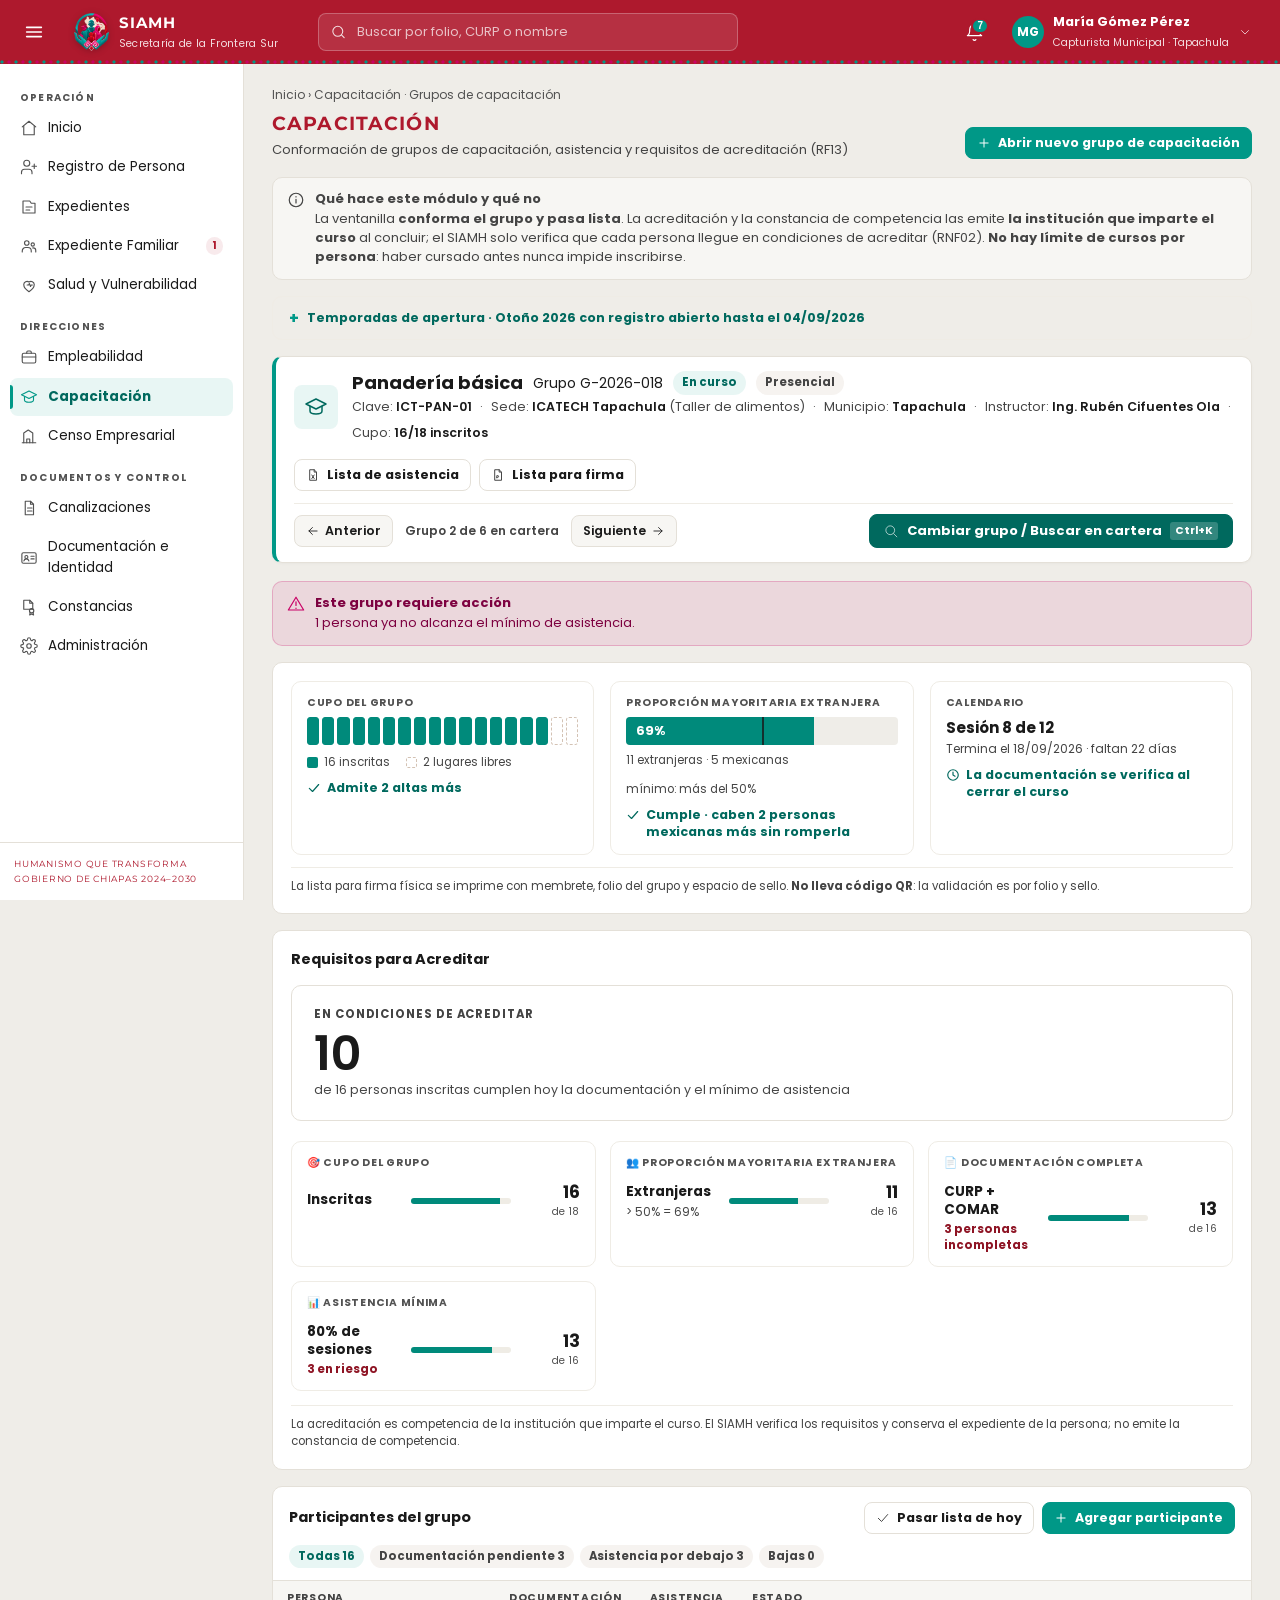
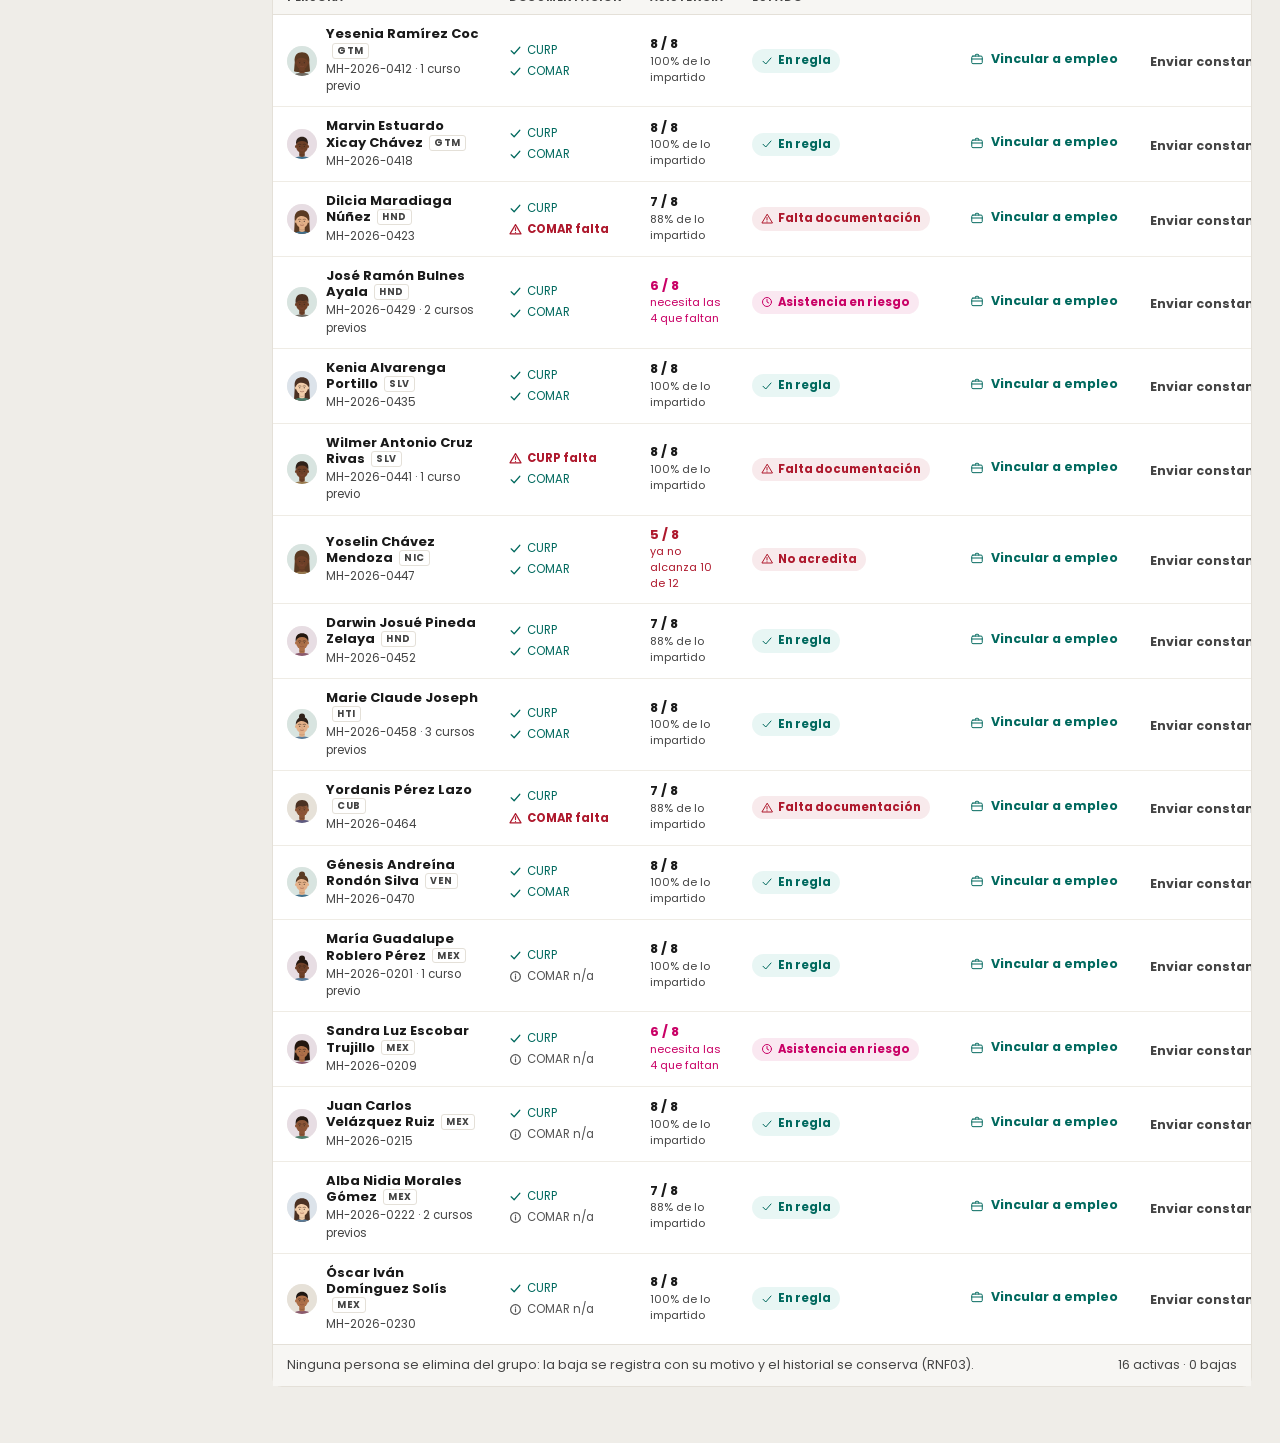
<file: Prototipo/capacitacion.html>
<!DOCTYPE html>
<html lang="es-MX">
<head>
<meta charset="utf-8">
<meta name="viewport" content="width=device-width, initial-scale=1">
<title>Capacitación · Grupos de capacitación · SIAMH</title>
<link rel="icon" href="assets/img/simh-isotipo-96.png">
<link rel="preconnect" href="https://fonts.googleapis.com">
<link rel="preconnect" href="https://fonts.gstatic.com" crossorigin>
<link href="https://fonts.googleapis.com/css2?family=Montserrat:wght@600;700;800&family=Poppins:wght@300;400;500;600;700&display=swap" rel="stylesheet">
<link rel="stylesheet" href="assets/css/simh.css">
<style>
  .g-maestro{display:grid;grid-template-columns:308px minmax(0,1fr);gap:16px;align-items:start}
  .g-maestro > *{min-width:0}
  @media (max-width:1180px){ .g-maestro{grid-template-columns:1fr} }
  @media (max-width:1000px){ .rejilla.g-3{grid-template-columns:1fr} }
  @media (max-width:860px){ .rejilla.g-hero{grid-template-columns:1fr} }

  /* ---------- Cartera de grupos: primero lo que exige acción ----------- */
  .grp-item{display:block;width:100%;text-align:left;background:none;border:0;
    border-bottom:1px solid var(--linea-suave);padding:11px 12px;cursor:pointer;
    font-family:var(--f-texto);position:relative}
  .grp-item:hover{background:var(--hueso-claro)}
  .grp-item.activo{background:var(--jade-050)}
  .grp-item.activo::before{content:"";position:absolute;left:0;top:8px;bottom:8px;width:3px;
    background:var(--jade);border-radius:0 3px 3px 0}
  .grp-item .g-nom{display:block;font-size:13.5px;font-weight:700;color:var(--tinta);line-height:1.3;margin:6px 0 2px}
  .grp-item .g-sede{display:block;font-size:11.5px;color:var(--gris-claro);line-height:1.35}
  .grp-item .g-alerta{display:flex;gap:5px;align-items:flex-start;font-size:11.5px;color:var(--guinda-900);
    font-weight:700;margin-top:5px;line-height:1.35}
  .grp-item .g-alerta svg{width:13px;height:13px;stroke:var(--guinda);stroke-width:2;fill:none;flex:none;margin-top:1px}
  .grp-item .g-cupo{display:flex;align-items:center;gap:8px;margin-top:7px}
  .grp-item .g-barra{display:block;flex:1;height:5px;border-radius:3px;background:var(--linea-suave);overflow:hidden}
  .grp-item .g-barra > span{display:block;height:100%;background:var(--dato-3)}
  .grp-item .g-cifra{display:block;font-size:11px;color:var(--gris);font-variant-numeric:tabular-nums;flex:none}

  .chips-filtro{display:flex;gap:6px;flex-wrap:wrap;margin-top:10px}
  .chips-filtro .chip{cursor:pointer;border:0;font-family:var(--f-texto)}

  /* ---------- Cabecera del grupo --------------------------------------- */
  .grp-cab{display:flex;gap:18px;align-items:flex-start;flex-wrap:wrap;margin-bottom:16px}
  .grp-cab .gc-txt{flex:1;min-width:280px}
  .grp-cab h2{font-family:var(--f-texto);font-size:20px;font-weight:700;color:var(--tinta);
    letter-spacing:0;text-transform:none;margin:0 0 6px;line-height:1.25}
  .grp-cab .gc-chips{display:flex;gap:6px;flex-wrap:wrap;margin-bottom:8px}
  .grp-meta{display:flex;flex-wrap:wrap;gap:4px 18px;font-size:12px;color:var(--gris)}
  .grp-meta b{color:var(--tinta);font-weight:700}

  /* ---------- Medidor de cupo: un lugar = una casilla ------------------ */
  .cupo-med{display:flex;gap:3px;margin:6px 0 9px}
  .cupo-med span{display:block;flex:1;height:28px;border-radius:3px;
    background:var(--blanco);border:1px dashed var(--arena)}
  .cupo-med span.ocu{background:var(--dato-3);border:1px solid var(--dato-3)}
  .cupo-leyenda{display:flex;gap:16px;flex-wrap:wrap;font-size:11.5px;color:var(--gris)}
  .cupo-leyenda .cl{display:flex;align-items:center;gap:6px}
  .cupo-leyenda .cl i{display:block;width:11px;height:11px;border-radius:2px;flex:none}
  .cupo-leyenda .cl i.ocu{background:var(--dato-3)}
  .cupo-leyenda .cl i.lib{background:var(--blanco);border:1px dashed var(--arena)}

  /* ---------- Proporción: magnitud contra un umbral, no dos categorías -- */
  .prop{position:relative;height:28px;border-radius:4px;background:var(--hueso);overflow:hidden;margin:6px 0 7px}
  .prop > .p-fill{display:block;height:100%;background:var(--dato-3)}
  .prop > .p-fill.falla{background:var(--guinda)}
  .prop > .p-umbral{display:block;position:absolute;top:0;bottom:0;left:50%;width:2px;background:var(--tinta);opacity:.8}
  .prop > .p-et{display:block;position:absolute;top:5px;left:10px;font-size:12.5px;font-weight:700;color:#fff}
  .prop-pie{display:flex;justify-content:space-between;gap:12px;font-size:11.5px;color:var(--gris);flex-wrap:wrap}

  .bloque-med{border:1px solid var(--linea-suave);border-radius:var(--radio);padding:13px 15px}
  .bloque-med > h4{margin:0;font-family:var(--f-texto);font-size:10.5px;letter-spacing:.07em;
    text-transform:uppercase;color:var(--gris-claro);font-weight:700}
  .bloque-med .bm-est{display:flex;align-items:flex-start;gap:6px;font-size:12.5px;font-weight:700;
    margin-top:9px;line-height:1.35}
  .bloque-med .bm-est svg{width:14px;height:14px;stroke-width:2;fill:none;flex:none;margin-top:1px}
  .bm-ok{color:var(--jade-900)} .bm-ok svg{stroke:var(--jade-900)}
  .bm-mal{color:var(--critico)} .bm-mal svg{stroke:var(--critico)}

  /* ---------- Requisitos para acreditar -------------------------------- */
  .req-fila{display:flex;align-items:center;gap:13px;padding:12px 0;border-bottom:1px solid var(--linea-suave)}
  .req-fila:first-child{padding-top:0}
  .req-fila:last-child{border-bottom:0;padding-bottom:0}
  .req-fila .r-txt{flex:1;min-width:0}
  .req-fila .r-t{display:block;font-size:13.5px;font-weight:700;color:var(--tinta);line-height:1.3}
  .req-fila .r-n{display:block;font-size:11.5px;color:var(--gris);margin-top:3px;line-height:1.4}
  .req-fila .r-n.mal{color:var(--guinda-900);font-weight:700}
  .req-fila .r-cif{display:block;font-size:17px;font-weight:700;font-variant-numeric:tabular-nums;flex:none;
    color:var(--tinta);text-align:right;min-width:56px;line-height:1.1}
  .req-fila .r-cif small{display:block;font-size:10.5px;font-weight:400;color:var(--gris-claro);letter-spacing:.03em;margin-top:2px}
  .req-fila .r-bar{display:block;width:100px;height:6px;border-radius:3px;background:var(--linea-suave);overflow:hidden;flex:none}
  .req-fila .r-bar > span{display:block;height:100%;background:var(--dato-3)}
  .req-fila .r-bar > span.pend{background:var(--arena)}

  /* ---------- Tabla de participantes ----------------------------------- */
  .nac{display:inline-block;font-size:9.5px;font-weight:700;letter-spacing:.06em;color:var(--gris);
    border:1px solid var(--linea);border-radius:3px;padding:1px 4px;margin-left:6px;vertical-align:1px}
  .t-part td{vertical-align:middle}
  .t-part td:first-child,.t-part th:first-child{width:36%;min-width:222px}
  .t-part td,.t-part th{padding-left:12px;padding-right:12px}
  .t-part .p-nom a{color:var(--tinta);text-decoration:none}
  .t-part .p-nom a:hover{color:var(--jade-900);text-decoration:underline}
  .t-part .p-nom{display:block;font-weight:700;line-height:1.25;font-size:13px}
  .t-part .p-folio{display:block;font-size:11.5px;color:var(--gris);margin-top:2px}
  .t-part tr.dada-baja .p-nom{text-decoration:line-through;color:var(--gris-claro)}
  .t-part tr.dada-baja td{background:var(--hueso-claro)}
  .docs{display:flex;flex-direction:column;gap:4px}
  .doc-l{display:flex;align-items:center;gap:5px;font-size:11.5px;color:var(--gris);white-space:nowrap}
  .doc-l svg{width:13px;height:13px;stroke-width:2.2;fill:none;flex:none}
  .doc-l.si{color:var(--jade-900)} .doc-l.si svg{stroke:var(--jade-900)}
  .doc-l.no{color:var(--critico);font-weight:700} .doc-l.no svg{stroke:var(--critico)}
  .doc-l.na{color:var(--gris-claro)} .doc-l.na svg{stroke:var(--gris-claro)}
  .asis-cel{display:block;font-size:13px;font-variant-numeric:tabular-nums;font-weight:700;line-height:1.2}
  .asis-cel small{display:block;font-size:11px;font-weight:400;color:var(--gris);margin-top:2px}
  .asis-cel.riesgo{color:var(--rosa)} .asis-cel.riesgo small{color:var(--rosa)}
  .asis-cel.perdida{color:var(--critico)} .asis-cel.perdida small{color:var(--critico)}

  .filtros-tabla{display:flex;gap:6px;flex-wrap:wrap}
  .filtros-tabla .chip{cursor:pointer;border:0;font-family:var(--f-texto)}

  /* ---------- Pase de lista -------------------------------------------- */
  .pase{display:inline-flex;border:1px solid var(--linea);border-radius:var(--radio-s);overflow:hidden}
  .pase button{height:28px;padding:0 11px;font-size:11.5px;font-weight:700;border:0;background:var(--blanco);
    cursor:pointer;font-family:var(--f-texto);color:var(--gris);border-left:1px solid var(--linea)}
  .pase button:first-child{border-left:0}
  .pase button:hover{background:var(--hueso-claro)}
  .pase button.on-p{background:var(--jade);color:#fff}
  .pase button.on-a{background:var(--guinda);color:#fff}
  .pase button.on-j{background:var(--arena);color:var(--tinta)}

  /* ---------- Panel de alta de participante ---------------------------- */
  .panel-add{border:1px solid var(--jade);border-radius:var(--radio);background:var(--jade-020);
    padding:15px 16px;margin-bottom:16px}
  .panel-add > h3{margin:0 0 3px;font-family:var(--f-texto);font-size:14.5px;font-weight:700;
    color:var(--tinta);text-transform:none;letter-spacing:0}
  .cand{display:flex;align-items:center;gap:11px;padding:9px 2px;border-bottom:1px solid var(--linea-suave)}
  .cand:last-child{border-bottom:0}
  .cand .c-txt{flex:1;min-width:0}
  .cand .c-nom{display:block;font-size:13px;font-weight:700;line-height:1.25}
  .cand .c-sub{display:block;font-size:11.5px;color:var(--gris);margin-top:2px}
  .pred{border-left:3px solid var(--jade);background:var(--blanco);padding:10px 12px;
    border-radius:0 var(--radio-s) var(--radio-s) 0;font-size:12.5px;color:var(--gris);margin-top:10px;line-height:1.5}
  .pred.rompe{border-left-color:var(--guinda);color:var(--guinda-900)}
  .pred svg{width:14px;height:14px;stroke-width:2;fill:none;stroke:var(--guinda);vertical-align:-2px}
  .pred b{color:var(--tinta)}
  .pred.rompe b{color:var(--guinda-900)}

  /* ---------- Panel de baja -------------------------------------------- */
  .panel-baja{border:1px solid var(--guinda);border-radius:var(--radio);background:var(--guinda-050);
    padding:15px 16px;margin-top:16px}
  .panel-baja > h3{margin:0 0 3px;font-family:var(--f-texto);font-size:14.5px;font-weight:700;
    color:var(--guinda-900);text-transform:none;letter-spacing:0}

  /* Temporadas y constancia enviada (22/09/2026) */
  .t-temp td{vertical-align:middle;font-size:13px;word-break:break-word}
  .t-temp th{white-space:normal}
  .t-temp .num{text-align:right;font-variant-numeric:tabular-nums}
  .t-sub{display:block;font-size:11.5px;color:var(--gris);margin-top:2px}
  .t-part .p-env{display:block;font-size:11.5px;color:var(--jade-900);font-weight:600;margin-top:2px}
  .t-part .p-env.no{color:var(--guinda-900)}
  .msg-prev{white-space:pre-wrap;font-family:var(--f-texto);font-size:12.5px;line-height:1.5;color:var(--tinta);
    background:var(--blanco);border:1px solid var(--linea-suave);border-radius:var(--radio-s);
    padding:10px 12px;margin:10px 0 0;max-width:620px}
  .lbl-fijo{display:block;font-size:11.5px;font-weight:700;text-transform:uppercase;letter-spacing:.05em;
    color:var(--gris);margin-bottom:6px}
  .dato-fijo{display:flex;align-items:center;min-height:44px;font-size:14px;font-weight:700;color:var(--tinta)}

  .sec-tit{font-family:var(--f-texto);font-size:14.5px;font-weight:700;color:var(--tinta);
    text-transform:none;letter-spacing:0;margin:0}
</style>
</head>
<body>

<main class="contenido">
  <div class="migas"><a href="index.html">Inicio</a> › Capacitación · Grupos de capacitación</div>

  <div class="enc">
    <div class="enc-txt">
      <h1>Capacitación</h1>
      <div class="enc-sub">Conformación de grupos de capacitación, asistencia y requisitos de acreditación (RF13)</div>
    </div>
    <div class="enc-acc">
      <button class="btn btn-primario btn-s" type="button" id="btnNuevoGrupoTop"></button>
    </div>
  </div>

  <div class="aviso aviso-neutro" id="avisoPermisos"></div>

  <!-- ============================ Detalle a Pantalla Completa ============================ -->
  <div id="detalle" style="max-width:100%"></div>
</main>

<script src="assets/js/simh.js"></script>
<script>
(function () {
  "use strict";
  SIMH.chrome("capacita");

  /* Modo sin datos de prueba (Administración › Datos de prueba). */
  if (SIMH.sinDatos()) {
    SIMH.vacioModulo({ ico:"capacita", titulo:"No hay grupos de capacitación",
      texto:"Los grupos de capacitación se abren por temporada y se llenan con personas que ya tienen expediente.",
      accion:'<a class="btn btn-primario btn-s" href="registro.html">' + SIMH.icono("registro") + 'Registrar persona</a>' });
    return;
  }
  var ico = SIMH.icono, esc = SIMH.esc;
  var $ = function (s) { return document.querySelector(s); };
  var $$ = function (s) { return Array.prototype.slice.call(document.querySelectorAll(s)); };

  var HOY = "2026-08-27";

  var bngt = $("#btnNuevoGrupoTop");
  if (bngt) {
    bngt.innerHTML = ico("mas") + "Abrir nuevo grupo de capacitación";
    bngt.onclick = function () {
      panelNuevo = true; panelAdd = false; bajaDe = null;
      pintaDetalle();
      var el = document.getElementById("panelNuevoGrupo");
      if (el) el.scrollIntoView({ behavior:"smooth", block:"center" });
    };
  }

  $("#avisoPermisos").innerHTML = ico("info") +
    "<span><strong>Qué hace este módulo y qué no</strong>La ventanilla <b>conforma el grupo y pasa lista</b>. " +
    "La acreditación y la constancia de competencia las emite <b>la institución que imparte el curso</b> al concluir; el SIAMH " +
    "solo verifica que cada persona llegue en condiciones de acreditar (RNF02). " +
    "<b>No hay límite de cursos por persona</b>: haber cursado antes nunca impide inscribirse.</span>";

  /* ======================================================================
     1. Las reglas de RF13 no son la misma clase de cosa
     ------------------------------------------------------------------
     Y por eso no pueden mostrarse juntas como un solo semáforo:
       · CUPO       → bloquea la inscripción hoy.
       · PROPORCIÓN → regla del grupo; una sola alta puede romperla, así
                      que se predice ANTES de confirmar, no se reporta
                      después. Se verifica al cerrar la inscripción.
       · DOCUMENTOS → no impiden inscribirse; impiden ACREDITAR, con plazo
                      hasta el cierre del curso.
       · ASISTENCIA → mínimo del 80% de las sesiones para acreditar.
     ================================================================== */
  var MIN_ASIS = 0.8;

  /* ======================================================================
     2. Grupos del ciclo. Datos a mano, como en el resto del prototipo.
     ================================================================== */
  var GRUPOS = [
    {
      id:"G-2026-021", curso:"Corte y confección", clave:"ICT-CYC-02",
      sede:"ICATECH Tapachula", mun:"Tapachula", modalidad:"Presencial", aula:"Taller 3",
      instructor:"Mtra. Lucía Nangüelú Espinosa",
      inicio:"2026-09-07", fin:"2026-10-30", cierre:"2026-08-31",
      sesiones:16, sesion:0, cupo:14, estado:"conformacion",
      p:[
        {e:"0631", n:"Blanca Estela Pop Caal",           nac:"GTM", ext:1, curp:1, comar:1, a:0, prev:0},
        {e:"0644", n:"Elvia Consuelo Tzoc Ixcot",        nac:"GTM", ext:1, curp:1, comar:1, a:0, prev:1},
        {e:"0652", n:"Reina Isabel Amador Flores",       nac:"HND", ext:1, curp:1, comar:1, a:0, prev:0},
        {e:"0658", n:"Suyapa del Carmen Lagos Munguía",  nac:"HND", ext:1, curp:1, comar:0, a:0, prev:0},
        {e:"0663", n:"Ana Ruth Guardado Melgar",         nac:"SLV", ext:1, curp:1, comar:1, a:0, prev:2},
        {e:"0670", n:"Rosibel Martínez Ortiz",           nac:"NIC", ext:1, curp:1, comar:1, a:0, prev:0},
        {e:"0322", n:"Herlinda Pérez Gómez",             nac:"MEX", ext:0, curp:1, comar:0, a:0, prev:0},
        {e:"0338", n:"Claudia Yaneth Villatoro Ruiz",    nac:"MEX", ext:0, curp:1, comar:0, a:0, prev:1},
        {e:"0341", n:"Fabiola Aguilar Camacho",          nac:"MEX", ext:0, curp:0, comar:0, a:0, prev:0},
        {e:"0355", n:"Rosa María Cifuentes León",        nac:"MEX", ext:0, curp:1, comar:0, a:0, prev:0},
        {e:"0360", n:"Karina Jiménez Espinosa",          nac:"MEX", ext:0, curp:1, comar:0, a:0, prev:3},
        {e:"0374", n:"Leticia Vázquez Nangüelú",         nac:"MEX", ext:0, curp:1, comar:0, a:0, prev:0}
      ]
    },
    {
      id:"G-2026-018", curso:"Panadería básica", clave:"ICT-PAN-01",
      sede:"ICATECH Tapachula", mun:"Tapachula", modalidad:"Presencial", aula:"Taller de alimentos",
      instructor:"Ing. Rubén Cifuentes Ola",
      inicio:"2026-08-10", fin:"2026-09-18", cierre:"2026-08-14",
      sesiones:12, sesion:8, cupo:18, estado:"curso",
      p:[
        {e:"0412", n:"Yesenia Ramírez Coc",              nac:"GTM", ext:1, curp:1, comar:1, a:8, prev:1},
        {e:"0418", n:"Marvin Estuardo Xicay Chávez",     nac:"GTM", ext:1, curp:1, comar:1, a:8, prev:0},
        {e:"0423", n:"Dilcia Maradiaga Núñez",           nac:"HND", ext:1, curp:1, comar:0, a:7, prev:0},
        {e:"0429", n:"José Ramón Bulnes Ayala",          nac:"HND", ext:1, curp:1, comar:1, a:6, prev:2},
        {e:"0435", n:"Kenia Alvarenga Portillo",         nac:"SLV", ext:1, curp:1, comar:1, a:8, prev:0},
        {e:"0441", n:"Wilmer Antonio Cruz Rivas",        nac:"SLV", ext:1, curp:0, comar:1, a:8, prev:1},
        {e:"0447", n:"Yoselin Chávez Mendoza",           nac:"NIC", ext:1, curp:1, comar:1, a:5, prev:0},
        {e:"0452", n:"Darwin Josué Pineda Zelaya",       nac:"HND", ext:1, curp:1, comar:1, a:7, prev:0},
        {e:"0458", n:"Marie Claude Joseph",              nac:"HTI", ext:1, curp:1, comar:1, a:8, prev:3},
        {e:"0464", n:"Yordanis Pérez Lazo",              nac:"CUB", ext:1, curp:1, comar:0, a:7, prev:0},
        {e:"0470", n:"Génesis Andreína Rondón Silva",    nac:"VEN", ext:1, curp:1, comar:1, a:8, prev:0},
        {e:"0201", n:"María Guadalupe Roblero Pérez",    nac:"MEX", ext:0, curp:1, comar:0, a:8, prev:1},
        {e:"0209", n:"Sandra Luz Escobar Trujillo",      nac:"MEX", ext:0, curp:1, comar:0, a:6, prev:0},
        {e:"0215", n:"Juan Carlos Velázquez Ruiz",       nac:"MEX", ext:0, curp:1, comar:0, a:8, prev:0},
        {e:"0222", n:"Alba Nidia Morales Gómez",         nac:"MEX", ext:0, curp:1, comar:0, a:7, prev:2},
        {e:"0230", n:"Óscar Iván Domínguez Solís",       nac:"MEX", ext:0, curp:1, comar:0, a:8, prev:0}
      ]
    },
    {
      id:"G-2026-014", curso:"Informática básica", clave:"ICT-INF-03",
      sede:"ICATECH Tapachula", mun:"Tapachula", modalidad:"En línea", aula:"Aula virtual 2",
      instructor:"Lic. Adriana Zúñiga Betanzos",
      inicio:"2026-07-06", fin:"2026-08-28", cierre:"2026-07-10",
      sesiones:14, sesion:13, cupo:20, estado:"porconcluir",
      p:[
        {e:"0508", n:"Anthony Josué Mejía Zelaya",       nac:"HND", ext:1, curp:1, comar:1, a:13, prev:0},
        {e:"0512", n:"Keyla Nohemí Rodríguez Paz",       nac:"HND", ext:1, curp:1, comar:1, a:12, prev:1},
        {e:"0517", n:"Jefferson Steve Ochoa Bran",       nac:"GTM", ext:1, curp:1, comar:1, a:13, prev:0},
        {e:"0521", n:"Widlene Pierre Louis",             nac:"HTI", ext:1, curp:1, comar:0, a:11, prev:0},
        {e:"0526", n:"Yeison David Sarmiento Peña",      nac:"VEN", ext:1, curp:1, comar:1, a:13, prev:2},
        {e:"0530", n:"Dayana Carolina Guédez Mora",      nac:"VEN", ext:1, curp:1, comar:1, a:12, prev:0},
        {e:"0534", n:"Osmar Alexis Portillo Cruz",       nac:"SLV", ext:1, curp:1, comar:1, a:13, prev:0},
        {e:"0539", n:"Leidy Yohana Coy Chub",            nac:"GTM", ext:1, curp:0, comar:1, a:10, prev:0},
        {e:"0247", n:"Brenda Aracely Gordillo Mo",       nac:"MEX", ext:0, curp:1, comar:0, a:13, prev:0},
        {e:"0253", n:"Cristian de Jesús Nájera Coutiño", nac:"MEX", ext:0, curp:1, comar:0, a:12, prev:1},
        {e:"0261", n:"Ilse Fernanda Ordóñez Cruz",       nac:"MEX", ext:0, curp:1, comar:0, a:14, prev:0}
      ]
    },
    {
      id:"G-2026-022", curso:"Cocina económica", clave:"ICT-COC-01",
      sede:"ICATECH Huixtla", mun:"Huixtla", modalidad:"Presencial", aula:"Taller de alimentos",
      instructor:"Chef Ernestina Palacios Toledo",
      inicio:"2026-09-14", fin:"2026-10-23", cierre:"2026-09-04",
      sesiones:12, sesion:0, cupo:16, estado:"conformacion",
      p:[
        {e:"0702", n:"Norma Leticia Sánchez Cardona",    nac:"GTM", ext:1, curp:1, comar:1, a:0, prev:0},
        {e:"0708", n:"Mayra Alejandra Bonilla Rivera",   nac:"HND", ext:1, curp:1, comar:0, a:0, prev:0},
        {e:"0713", n:"Glenda Patricia Sorto Arévalo",    nac:"SLV", ext:1, curp:1, comar:1, a:0, prev:1},
        {e:"0716", n:"Yaneth del Socorro Obando Ruiz",   nac:"NIC", ext:1, curp:1, comar:1, a:0, prev:0},
        {e:"0722", n:"Rosaura Batista Jean",             nac:"HTI", ext:1, curp:1, comar:1, a:0, prev:0},
        {e:"0288", n:"Amelia Gómez Hernández",           nac:"MEX", ext:0, curp:1, comar:0, a:0, prev:0}
      ]
    },
    {
      id:"G-2026-003", curso:"Belleza y estilismo", clave:"ICT-BYE-01",
      sede:"ICATECH Tapachula", mun:"Tapachula", modalidad:"Presencial", aula:"Taller 1",
      instructor:"Mtra. Perla Vázquez Domínguez",
      inicio:"2026-05-04", fin:"2026-06-26", cierre:"2026-05-08",
      sesiones:12, sesion:12, cupo:14, estado:"concluido",
      p:[
        {e:"0118", n:"Sonia Marilú Coc Tzul",            nac:"GTM", ext:1, curp:1, comar:1, a:12, prev:0},
        {e:"0124", n:"Digna Esperanza Núñez Ruiz",       nac:"HND", ext:1, curp:1, comar:1, a:11, prev:0},
        {e:"0129", n:"Iris Yamileth Fúnez Ávila",        nac:"HND", ext:1, curp:1, comar:1, a:12, prev:1},
        {e:"0133", n:"Mirna Elizabeth Ayala Cruz",       nac:"SLV", ext:1, curp:1, comar:1, a:10, prev:0},
        {e:"0138", n:"Fanny Elizabeth Silva Meza",       nac:"NIC", ext:1, curp:1, comar:1, a:12, prev:0},
        {e:"0142", n:"Nadège Saint-Fleur",               nac:"HTI", ext:1, curp:1, comar:1, a:11, prev:0},
        {e:"0147", n:"Yanet Rodríguez Batista",          nac:"CUB", ext:1, curp:1, comar:1, a:12, prev:1},
        {e:"0151", n:"Andreína Coromoto Blanco Pérez",   nac:"VEN", ext:1, curp:1, comar:1, a:9,  prev:0},
        {e:"0156", n:"Karla Michelle Toledo Pinto",      nac:"GTM", ext:1, curp:1, comar:1, a:12, prev:2},
        {e:"0163", n:"Verónica Nájera Aguilar",          nac:"MEX", ext:0, curp:1, comar:0, a:12, prev:0},
        {e:"0168", n:"Cinthia Yaneth López Roblero",     nac:"MEX", ext:0, curp:1, comar:0, a:11, prev:0},
        {e:"0172", n:"Dora Alicia Méndez Sánchez",       nac:"MEX", ext:0, curp:0, comar:0, a:12, prev:0},
        {e:"0177", n:"Mariela Guadalupe Cruz Ovando",    nac:"MEX", ext:0, curp:1, comar:0, a:10, prev:1}
      ]
    }
  ];

  /* ======================================================================
     2 bis. Temporadas de apertura (22/09/2026)
     ------------------------------------------------------------------
     La Dirección pidió abrir grupos POR TEMPORADAS, con fechas de inicio,
     periodo de registro y límite de atención. Una temporada es la ventana
     que comparten todos sus grupos:
       · reg[0]–reg[1] · periodo de registro: solo en él se inscribe;
       · ini           · a partir de cuándo arrancan los cursos;
       · lim           · límite de atención: ningún grupo de la temporada
                         puede concluir después.
     Un grupo cuya inscripción todavía no abre está PROGRAMADO: existe,
     se ve y se puede preparar, pero no admite altas.
     ================================================================== */
  var TEMPORADAS = [
    { id:"T-2026-1", t:"Primavera 2026",          reg:["2026-04-13","2026-05-08"], ini:"2026-05-04", lim:"2026-06-30" },
    { id:"T-2026-2", t:"Verano 2026",             reg:["2026-06-22","2026-08-14"], ini:"2026-07-06", lim:"2026-09-25" },
    { id:"T-2026-3", t:"Otoño 2026",              reg:["2026-08-17","2026-09-04"], ini:"2026-09-07", lim:"2026-11-27" },
    { id:"T-2026-4", t:"Invierno 2026–2027",      reg:["2026-11-16","2026-12-04"], ini:"2027-01-11", lim:"2027-03-26" }
  ];
  var TEMP_DE = { "G-2026-003":"T-2026-1", "G-2026-014":"T-2026-2", "G-2026-018":"T-2026-2",
                  "G-2026-021":"T-2026-3", "G-2026-022":"T-2026-3" };

  /* Un grupo ya programado para la temporada de invierno: la inscripción
     abre el 16/11/2026, así que hoy no admite altas. */
  GRUPOS.push({
    id:"G-2026-025", curso:"Electricidad básica", clave:"ICT-ELE-02",
    sede:"ICATECH Tapachula", mun:"Tapachula", modalidad:"Presencial", aula:"Taller 2",
    instructor:"Ing. Mauricio Gálvez Coutiño", temporada:"T-2026-4",
    abre:"2026-11-16", cierre:"2026-12-04", inicio:"2027-01-11", fin:"2027-03-19",
    sesiones:16, sesion:0, cupo:18, estado:"conformacion", p:[]
  });

  /* Sedes del grupo (22/09/2026): el módulo no está atado a ICATECH. Las
     sedes conocidas van en el catálogo y cualquier otra se escribe con la
     opción 'Otra sede', que es la regla única de los campos 'Otro'. El
     municipio se lee de la sede cuando se conoce. */
  var SEDES_CAP = [
    { t:"Secretaría de la Frontera Sur · Tapachula", mun:"Tapachula" },
    { t:"ICATECH Tapachula",       mun:"Tapachula" },
    { t:"ICATECH Huixtla",         mun:"Huixtla" },
    { t:"Unidad Móvil Suchiate",   mun:"Suchiate" },
    { t:"Casa de la Cultura · Cacahoatán", mun:"Cacahoatán" }
  ];

  function temporada(id) {
    return TEMPORADAS.filter(function (t) { return t.id === id; })[0] || null;
  }
  function estTemp(t) {
    if (HOY < t.reg[0]) return "programada";
    if (HOY <= t.reg[1]) return "registro";
    if (HOY <= t.lim)    return "curso";
    return "concluida";
  }
  var EST_TEMP = {
    programada:{ t:"Programada",       c:"chip-neutro", i:"reloj" },
    registro:  { t:"Registro abierto", c:"chip-jade",   i:"check" },
    curso:     { t:"En atención",      c:"chip-neutro", i:"capacita" },
    concluida: { t:"Concluida",        c:"chip-neutro", i:"check" }
  };

  GRUPOS.forEach(function (g) {
    if (!g.temporada) g.temporada = TEMP_DE[g.id] || null;
    var t = temporada(g.temporada);
    if (!g.abre) g.abre = t ? t.reg[0] : g.cierre;
    /* La inscripción aún no abre: el grupo está programado. */
    if (g.estado === "conformacion" && HOY < g.abre) g.estado = "programado";
  });

  /* Personas con expediente que hoy no están en ningún grupo abierto.      */
  var CANDIDATOS = [
    {e:"0731", n:"Wilson Adalberto Cáceres Erazo",   nac:"HND", ext:1, curp:1, comar:1, prev:0, tel:"+52 962 118 4402", medio:"whatsapp"},
    {e:"0688", n:"Marleny Suchité Ramos",            nac:"GTM", ext:1, curp:1, comar:0, prev:1, mail:"marleny.suchite@gmail.com", tel:"+52 962 205 7731", medio:"correo"},
    {e:"0719", n:"Osiris Alexander Bello Márquez",   nac:"VEN", ext:1, curp:1, comar:1, prev:0, tel:"+52 962 311 0948", medio:"whatsapp"},
    {e:"0698", n:"Ricardo Antonio Menjívar Cruz",    nac:"SLV", ext:1, curp:1, comar:1, prev:1, mail:"ricardo.menjivar@outlook.com", medio:"correo"},
    {e:"0744", n:"Jean Baptiste Moïse",              nac:"HTI", ext:1, curp:0, comar:1, prev:0},
    {e:"0455", n:"Berta Alicia Trujillo Molina",     nac:"MEX", ext:0, curp:1, comar:0, prev:3, tel:"+52 962 144 2086", medio:"whatsapp"},
    {e:"0510", n:"Silvia Patricia Roblero Aguilar",  nac:"MEX", ext:0, curp:1, comar:0, prev:0, tel:"+52 962 187 6613", medio:"whatsapp"},
    {e:"0296", n:"Elizabeth Coutiño Marroquín",      nac:"MEX", ext:0, curp:1, comar:0, prev:1, mail:"elicoutino@hotmail.com", tel:"+52 962 190 3354", medio:"whatsapp"}
  ];

  var PAIS = { GTM:"Guatemala", HND:"Honduras", SLV:"El Salvador", NIC:"Nicaragua",
               VEN:"Venezuela", HTI:"Haití", CUB:"Cuba", MEX:"México" };

  var MOTIVOS_BAJA = [
    "Continuó su ruta migratoria fuera de Chiapas",
    "Se incorporó a un empleo en horario incompatible",
    "Motivo de salud",
    "Abandono sin aviso (tres sesiones consecutivas)",
    "Cambio a otro grupo del mismo curso"
  ];

  /* ======================================================================
     3. Cálculos. Todo lo que la pantalla afirma se deriva de aquí.
     ================================================================== */
  function fecha(iso) { var p = iso.split("-"); return p[2] + "/" + p[1] + "/" + p[0]; }
  function dias(desde, hasta) { return Math.round((new Date(hasta) - new Date(desde)) / 86400000); }
  function plural(n, uno, varios) { return n + " " + (n === 1 ? uno : varios); }
  /* ISO + n días. El formulario de nuevo grupo la usaba sin que existiera:
     abrir el panel lanzaba ReferenceError. */
  function suma(iso, n) {
    var p = iso.split("-"), d = new Date(+p[0], +p[1] - 1, +p[2] + n);
    return d.getFullYear() + "-" + ("0" + (d.getMonth() + 1)).slice(-2) + "-" + ("0" + d.getDate()).slice(-2);
  }
  function faltan(n) { return (n === 1 ? "falta " : "faltan "); }
  function quedan(n) { return (n === 1 ? "queda " : "quedan "); }
  function activos(g) { return g.p.filter(function (x) { return !x.baja; }); }
  function docOk(x) { return !!x.curp && (x.ext ? !!x.comar : true); }

  /* Asistencia: el porcentaje de hoy no basta. Lo que decide la
     acreditación es si el mínimo TODAVÍA es alcanzable con las sesiones
     que faltan; cuando deja de serlo es irreversible y hay que decirlo,
     no dejarlo como un "va bajo" que ya no tiene remedio.                 */
  function asis(g, x) {
    var minimo = Math.ceil(g.sesiones * MIN_ASIS);
    var faltan = g.sesiones - g.sesion;
    var techo  = x.a + faltan;
    var pctHoy = g.sesion ? x.a / g.sesion : 0;
    var est = "ok";
    if (techo < minimo) est = "perdida";
    else if (g.sesion && pctHoy < MIN_ASIS) est = "riesgo";
    return { minimo:minimo, techo:techo, faltan:faltan, pct:pctHoy, est:est };
  }

  function resumen(g) {
    var act = activos(g);
    var ext = act.filter(function (x) { return x.ext; }).length;
    var mex = act.length - ext;
    var libres = g.cupo - act.length;
    var cumple = ext > mex;
    /* Margen: cuántas personas mexicanas más caben sin romper ext > mex. */
    var margen = Math.max(0, Math.min(libres, ext - mex - 1));
    var faltanExt = cumple ? 0 : (mex - ext + 1);
    var docs = act.filter(docOk).length;
    var asisOk = 0, riesgo = 0, perdida = 0;
    act.forEach(function (x) {
      var a = asis(g, x);
      if (a.est === "ok") asisOk++; else if (a.est === "riesgo") riesgo++; else perdida++;
    });
    var listos = act.filter(function (x) { return docOk(x) && asis(g, x).est === "ok"; }).length;
    return { act:act, n:act.length, ext:ext, mex:mex, libres:libres, cumple:cumple,
             margen:margen, faltanExt:faltanExt, docs:docs, asisOk:asisOk,
             riesgo:riesgo, perdida:perdida, listos:listos,
             pct: act.length ? ext / act.length : 0 };
  }

  /* Lo que exige acción del capturista, en orden de urgencia. */
  function pendiente(g) {
    if (g.estado === "concluido" || g.estado === "programado") return null;
    var r = resumen(g), d = r.n - r.docs, dc = dias(HOY, g.cierre);
    if (!r.cumple) {
      return { peso:1, txt:"La proporción mayoritaria extranjera no se cumple: " + faltan(r.faltanExt) +
        plural(r.faltanExt, "persona extranjera", "personas extranjeras") };
    }
    if (g.estado === "porconcluir" && d) {
      return { peso:2, txt:plural(d, "persona no podrá acreditar", "personas no podrán acreditar") +
        ": el curso termina el " + fecha(g.fin) };
    }
    if (g.estado === "conformacion" && dc >= 0 && dc <= 7) {
      return { peso:3, txt:"La inscripción cierra en " + plural(dc, "día", "días") +
        " y " + quedan(r.libres) + plural(r.libres, "lugar libre", "lugares libres") };
    }
    if (r.perdida) {
      return { peso:4, txt:plural(r.perdida, "persona ya no alcanza", "personas ya no alcanzan") +
        " el mínimo de asistencia" };
    }
    if (d) {
      return { peso:5, txt:plural(d, "persona con documentación incompleta",
        "personas con documentación incompleta") };
    }
    return null;
  }

  var EST = {
    programado:  { t:"Programado",      c:"chip-neutro" },
    conformacion:{ t:"En conformación", c:"chip-neutro" },
    curso:       { t:"En curso",        c:"chip-jade" },
    porconcluir: { t:"Por concluir",    c:"chip-rosa" },
    concluido:   { t:"Concluido",       c:"chip-neutro" }
  };

  /* ======================================================================
     4. Estado de la pantalla
     ================================================================== */
  var qs        = new URLSearchParams(location.search);
  var filtro    = "accion";
  var fMun      = "todos";      /* los cursos se asignan por municipio */
  var busca     = "";
  var sel       = "G-2026-018";   /* el grupo en curso: pasar lista es la tarea diaria */
  var filaFil   = "todos";
  var modoLista = false;
  var pase      = {};             /* folio → "P" | "A" | "J" */
  var panelAdd  = false;
  var panelNuevo = false;
  var buscaCand = "";
  var candSel   = null;
  var bajaDe    = null;
  var altas     = [];             /* altas hechas en esta sesión, para el acuse */

  if (qs.get("g")) {
    GRUPOS.forEach(function (g) { if (g.id.indexOf(qs.get("g")) >= 0) sel = g.id; });
  }
  if (qs.get("lista") === "1") modoLista = true;
  if (qs.get("add") === "1")   panelAdd  = true;
  if (qs.get("cand")) { candSel = qs.get("cand"); buscaCand = candSel; panelAdd = true; }

  function grupo() {
    for (var i = 0; i < GRUPOS.length; i++) if (GRUPOS[i].id === sel) return GRUPOS[i];
    return GRUPOS[0];
  }

  /* ======================================================================
     5. Cartera de grupos
     ================================================================== */
  var FILTROS = [
    { id:"accion",  t:"Requieren acción" },
    { id:"abierto", t:"Inscripción abierta" },
    { id:"curso",   t:"En curso" },
    { id:"todos",   t:"Todos" }
  ];

  /* Municipios presentes en los datos, no una lista escrita a mano: si se da
     de alta un grupo en otra sede, el filtro lo recoge solo. */
  function municipios() {
    var vistos = {};
    GRUPOS.forEach(function (g) { vistos[g.mun] = 1; });
    return Object.keys(vistos).sort();
  }

  function pintaMunicipios() {
    var sel2 = $("#filMun");
    if (!sel2) return;
    sel2.innerHTML = '<option value="todos">Todos los municipios (' + GRUPOS.length + ")</option>" +
      municipios().map(function (m) {
        var n = GRUPOS.filter(function (g) { return g.mun === m; }).length;
        return '<option value="' + esc(m) + '"' + (fMun === m ? " selected" : "") + ">" +
          esc(m) + " (" + n + ")</option>";
      }).join("");
  }

  function pasa(g, f) {
    if (fMun !== "todos" && g.mun !== fMun) return false;
    if (f === "accion")  return !!pendiente(g);
    if (f === "abierto") return g.estado === "conformacion" && resumen(g).libres > 0;
    if (f === "curso")   return g.estado === "curso" || g.estado === "porconcluir";
    return true;
  }
  function pasaBusca(g) {
    if (!busca) return true;
    var t = (g.curso + " " + g.sede + " " + g.id + " " + g.clave + " " + g.instructor).toLowerCase();
    return t.indexOf(busca.toLowerCase()) >= 0;
  }

  function pintaChips() {
    /* Los recuentos de los chips cuentan DENTRO del municipio elegido: si
       dijeran el total del estado, el chip prometería grupos que la lista de
       abajo no va a mostrar. */
    $("#chipsFiltro").innerHTML = FILTROS.map(function (f) {
      var n = GRUPOS.filter(function (g) { return pasa(g, f.id); }).length;
      return '<button type="button" class="chip ' + (filtro === f.id ? "chip-jade" : "chip-neutro") +
        '" data-f="' + f.id + '" aria-pressed="' + (filtro === f.id) + '">' + esc(f.t) + " " + n + "</button>";
    }).join("");
  }

  function pintaLista() {
    var vis = GRUPOS.filter(function (g) { return pasa(g, filtro) && pasaBusca(g); })
      .sort(function (a, b) {
        var pa = pendiente(a), pb = pendiente(b);
        return (pa ? pa.peso : 90) - (pb ? pb.peso : 90);
      });

    $("#listaGrupos").innerHTML = vis.length ? vis.map(function (g) {
      var r = resumen(g), pen = pendiente(g), e = EST[g.estado];
      return '<button type="button" class="grp-item' + (g.id === sel ? " activo" : "") +
        '" data-g="' + g.id + '">' +
        '<span class="chip ' + e.c + '">' + e.t + "</span>" +
        '<span class="g-nom">' + esc(g.curso) + "</span>" +
        '<span class="g-sede">' + esc(g.sede) + " · " + esc(g.modalidad) + " · " + g.id + "</span>" +
        (pen ? '<span class="g-alerta">' + ico("alerta") + "<span>" + esc(pen.txt) + "</span></span>" : "") +
        '<span class="g-cupo"><span class="g-barra"><span style="width:' +
          Math.round(r.n / g.cupo * 100) + '%"></span></span>' +
          '<span class="g-cifra">' + r.n + "/" + g.cupo + "</span></span>" +
        "</button>";
    }).join("")
      : '<div style="padding:22px 14px;font-size:13px;color:var(--gris);text-align:center">' +
        "Ningún grupo coincide con el filtro.</div>";

    $("#conteoGrupos").textContent = plural(vis.length, "grupo", "grupos") +
      " · " + GRUPOS.length + " en el ciclo 2026";
  }

  /* ======================================================================
     6. Detalle del grupo
     ================================================================== */
  function bloqueCupo(g, r) {
    var c = [], i;
    for (i = 0; i < g.cupo; i++) c.push('<span class="' + (i < r.n ? "ocu" : "") + '"></span>');
    var lleno = r.libres === 0;
    return '<div class="bloque-med">' +
      "<h4>Cupo del grupo</h4>" +
      '<div class="cupo-med" role="img" aria-label="' + r.n + " de " + g.cupo + ' lugares ocupados">' +
        c.join("") + "</div>" +
      '<div class="cupo-leyenda">' +
        '<span class="cl"><i class="ocu"></i>' + r.n + " inscritas</span>" +
        '<span class="cl"><i class="lib"></i>' + plural(r.libres, "lugar libre", "lugares libres") + "</span>" +
      "</div>" +
      '<div class="bm-est ' + (lleno && g.estado !== "concluido" ? "bm-mal" : "bm-ok") + '">' +
        ico(g.estado === "concluido" ? "check" : (lleno ? "alerta" : "check")) +
        "<span>" + (g.estado === "concluido"
          ? "Grupo cerrado: el cupo ya no se modifica"
          : g.estado === "programado"
          ? "Recibirá hasta " + plural(g.cupo, "alta", "altas") + " cuando abra la inscripción"
          : (lleno ? "Cupo lleno: no admite más altas"
                   : "Admite " + plural(r.libres, "alta más", "altas más"))) + "</span>" +
      "</div></div>";
  }

  function bloqueProp(g, r) {
    var pct = Math.round(r.pct * 100);
    /* Sin inscritas no hay proporción que incumplir: marcarla en rojo en un
       grupo programado sería una alarma sin nada que hacer. */
    if (!r.n) {
      return '<div class="bloque-med">' +
        "<h4>Proporción mayoritaria extranjera</h4>" +
        '<div style="font-size:13px;color:var(--gris);margin:10px 0 4px;line-height:1.45">Todavía no hay personas inscritas.</div>' +
        '<div class="bm-est bm-ok">' + ico("info") + "<span>Más del 50% deberán ser personas extranjeras; se verifica al cerrar la inscripción</span></div></div>";
    }
    return '<div class="bloque-med">' +
      "<h4>Proporción mayoritaria extranjera</h4>" +
      '<div class="prop" role="img" aria-label="' + pct + ' por ciento de personas extranjeras; el mínimo es más del 50 por ciento">' +
        '<span class="p-fill' + (r.cumple ? "" : " falla") + '" style="width:' + Math.max(pct, 14) + '%"></span>' +
        '<span class="p-umbral"></span>' +
        '<span class="p-et">' + pct + "%</span>" +
      "</div>" +
      '<div class="prop-pie"><span>' + r.ext + " extranjeras · " + r.mex + " mexicanas</span>" +
        "<span>mínimo: más del 50%</span></div>" +
      '<div class="bm-est ' + (r.cumple ? "bm-ok" : "bm-mal") + '">' + ico(r.cumple ? "check" : "alerta") +
        "<span>" + (r.cumple
          ? (g.estado === "concluido"
              ? "Cumplió la proporción mayoritaria extranjera"
              : (r.margen
                  ? "Cumple · " + (r.margen === 1 ? "cabe " : "caben ") +
                    plural(r.margen, "persona mexicana", "personas mexicanas") + " más sin romperla"
                  : "Cumple · toda alta adicional debe ser de persona extranjera"))
          : "No cumple · " + faltan(r.faltanExt) + plural(r.faltanExt, "persona extranjera", "personas extranjeras")) +
        "</span></div></div>";
  }

  function bloquePlazo(g) {
    var dc = dias(HOY, g.cierre), df = dias(HOY, g.fin);
    var t, s, mal = false, nota;
    if (g.estado === "concluido") {
      t = "Concluido el " + fecha(g.fin);
      s = "Las constancias de competencia las emitió la institución que impartió el curso";
      nota = "El grupo queda cerrado; su historial se conserva";
    } else if (g.estado === "programado") {
      var tp = temporada(g.temporada);
      t = "Inscripción abre el " + fecha(g.abre);
      s = "Faltan " + plural(dias(HOY, g.abre), "día", "días") + " · registro hasta el " + fecha(g.cierre) +
          " · inicia el " + fecha(g.inicio);
      nota = "Antes de que abra la inscripción no se admiten altas" +
             (tp ? " · temporada " + tp.t : "");
    } else if (g.estado === "conformacion") {
      t = "Cierra inscripción el " + fecha(g.cierre);
      s = dc >= 0 ? (dc === 1 ? "Falta 1 día" : "Faltan " + dc + " días") + " · inicia el " + fecha(g.inicio)
                  : "El plazo de inscripción venció";
      mal = dc >= 0 && dc <= 7;
      nota = "La proporción se verifica al cerrar la inscripción";
    } else {
      t = "Sesión " + g.sesion + " de " + g.sesiones;
      s = "Termina el " + fecha(g.fin) + " · " + faltan(df) + plural(df, "día", "días");
      mal = df <= 7;
      nota = "La documentación se verifica al cerrar el curso";
    }
    return '<div class="bloque-med">' +
      "<h4>Calendario</h4>" +
      '<div style="font-size:15px;font-weight:700;margin:8px 0 4px;line-height:1.25">' + esc(t) + "</div>" +
      '<div style="font-size:12px;color:var(--gris);line-height:1.4">' + esc(s) + "</div>" +
      '<div class="bm-est ' + (mal ? "bm-mal" : "bm-ok") + '">' + ico("reloj") + "<span>" + nota + "</span></div>" +
      "</div>";
  }

  function filaReq(t, n, tot, nota, mal, pend) {
    var pctv = (pend || !tot) ? 0 : Math.round(n / tot * 100);
    return '<div class="req-fila">' +
      '<div class="r-txt"><span class="r-t">' + t + "</span>" +
        '<span class="r-n' + (mal ? " mal" : "") + '">' + nota + "</span></div>" +
      '<span class="r-bar"><span class="' + (pend ? "pend" : "") + '" style="width:' + pctv + '%"></span></span>' +
      '<span class="r-cif">' + (pend ? "—" : n) + "<small>de " + tot + "</small></span></div>";
  }

  function bloqueRequisitos(g, r) {
    var d = r.n - r.docs;
    var bajo = r.riesgo + r.perdida;
    var sinIniciar = g.sesion === 0;
    var evalPend = g.estado !== "concluido";

    var heroLab, heroSub;
    if (g.estado === "concluido") {
      heroLab = "Acreditaron el curso";
      heroSub = "de " + r.n + " personas inscritas cumplieron la documentación y el mínimo de asistencia";
    } else if (sinIniciar) {
      heroLab = "Listas para acreditar";
      heroSub = "de " + r.n + " personas inscritas tienen hoy la documentación completa; la asistencia " +
                "empieza a contar el " + fecha(g.inicio);
    } else {
      heroLab = "En condiciones de acreditar";
      heroSub = "de " + r.n + " personas inscritas cumplen hoy la documentación y el mínimo de asistencia";
    }

    return '<div class="tarjeta">' +
      '<div class="tarjeta-enc"><h3 class="sec-tit">Requisitos para Acreditar</h3></div>' +
      '<div class="hero" style="margin-bottom:20px">' +
        '<span class="h-lab">' + heroLab + "</span>" +
        '<span class="h-num">' + r.listos + "</span>" +
        '<span class="h-sub">' + heroSub + "</span>" +
      "</div>" +
      '<div style="display:grid;grid-template-columns:repeat(auto-fit,minmax(240px,1fr));gap:14px;margin-bottom:14px">' +
        '<div class="bloque-med">' +
          '<h4>🎯 Cupo del grupo</h4>' +
          filaReq("Inscritas", r.n, g.cupo, "", false, false) +
        '</div>' +
        '<div class="bloque-med">' +
          '<h4>👥 Proporción mayoritaria extranjera</h4>' +
          filaReq("Extranjeras", r.ext, r.n, "> 50% = " + Math.round(r.pct * 100) + "%", !r.cumple, false) +
        '</div>' +
        '<div class="bloque-med">' +
          '<h4>📄 Documentación completa</h4>' +
          filaReq("CURP + COMAR", r.docs, r.n,
            d ? plural(d, "persona incompleta", "personas incompletas") : "Todas documentadas",
            !!d, false) +
        '</div>' +
        '<div class="bloque-med">' +
          '<h4>📊 Asistencia mínima</h4>' +
          filaReq("80% de sesiones", r.asisOk, r.n,
            sinIniciar ? "Mínimo " + Math.ceil(g.sesiones * MIN_ASIS) + " de " + g.sesiones
                       : (bajo ? plural(bajo, "en riesgo", "en riesgo") : "Todas cumplen"),
            !!bajo, sinIniciar) +
        '</div>' +
      '</div>' +
      '<div class="tarjeta-pie">La acreditación es competencia de la institución que imparte el curso. El SIAMH verifica los requisitos y ' +
        "conserva el expediente de la persona; no emite la constancia de competencia.</div></div>";
  }

  function celdaDocs(x) {
    var l = [];
    l.push('<span class="doc-l ' + (x.curp ? "si" : "no") + '" title="' +
      (x.curp ? "CURP vigente en el expediente" : "CURP no acreditada: impide acreditar el curso") + '">' +
      ico(x.curp ? "check" : "alerta") + "CURP" + (x.curp ? "" : " falta") + "</span>");
    if (x.ext) {
      l.push('<span class="doc-l ' + (x.comar ? "si" : "no") + '" title="' +
        (x.comar ? "Constancia COMAR vigente" : "Constancia COMAR faltante: impide acreditar el curso") + '">' +
        ico(x.comar ? "check" : "alerta") + "COMAR" + (x.comar ? "" : " falta") + "</span>");
    } else {
      l.push('<span class="doc-l na" title="La constancia COMAR solo aplica a personas extranjeras">' +
        ico("info") + "COMAR n/a</span>");
    }
    return '<div class="docs">' + l.join("") + "</div>";
  }

  function celdaAsis(g, x) {
    if (!g.sesion) {
      return '<span class="asis-cel" style="color:var(--gris-claro);font-weight:400">Sin iniciar</span>';
    }
    var a = asis(g, x);
    var cls = a.est === "perdida" ? " perdida" : (a.est === "riesgo" ? " riesgo" : "");
    var nota = a.est === "perdida"
      ? "ya no alcanza " + a.minimo + " de " + g.sesiones
      : (a.est === "riesgo"
          ? "necesita las " + a.faltan + " que faltan"
          : Math.round(a.pct * 100) + "% de lo impartido");
    return '<span class="asis-cel' + cls + '">' + x.a + " / " + g.sesion + "<small>" + nota + "</small></span>";
  }

  function estadoPersona(g, x) {
    if (x.baja) return '<span class="chip chip-neutro">Baja</span>';
    var a = asis(g, x);
    if (a.est === "perdida") return '<span class="chip chip-guinda">' + ico("alerta") + "No acredita</span>";
    if (!docOk(x))          return '<span class="chip chip-guinda">' + ico("alerta") + "Falta documentación</span>";
    if (a.est === "riesgo") return '<span class="chip chip-rosa">' + ico("reloj") + "Asistencia en riesgo</span>";
    if (g.estado === "concluido") return '<span class="chip chip-jade">' + ico("check") + "Acreditada</span>";
    return '<span class="chip chip-jade">' + ico("check") + "En regla</span>";
  }

  function persona(x) {
    var ini = x.n.split(" ").slice(0, 2).map(function (w) { return w.charAt(0); }).join("");
    return '<div class="persona-celda">' + SIMH.fotoPersona("CAP-" + x.e, x.n, "avatar-mini", ini) +
      '<span><span class="p-nom"><a href="expediente-detalle.html">' + esc(x.n) + "</a>" +
        '<span class="nac" title="' + PAIS[x.nac] + '">' + x.nac + "</span></span>" +
      '<span class="p-folio">MH-2026-' + x.e +
        (x.prev ? " · " + plural(x.prev, "curso previo", "cursos previos") : "") + "</span>" +
      (x.envios && x.envios.length
        ? '<span class="p-env' + (x.envios[x.envios.length - 1].medio ? "" : " no") + '">' +
          (x.envios[x.envios.length - 1].medio
            ? "✓ Constancia enviada · " + x.envios[x.envios.length - 1].mt
            : "✕ Constancia sin enviar: sin medio de contacto") + "</span>"
        : "") +
      "</span></div>";
  }

  function pasaFila(g, x) {
    if (filaFil === "docs") return !x.baja && !docOk(x);
    if (filaFil === "asis") return !x.baja && asis(g, x).est !== "ok";
    if (filaFil === "baja") return !!x.baja;
    return true;
  }

  function barraPase(g) {
    var act = activos(g);
    var marcadas = act.filter(function (x) { return pase[x.e]; }).length;
    return '<div class="tabla-pie">' +
      "<span>" + marcadas + " de " + act.length + " marcadas" +
        (marcadas < act.length ? " · faltan " + (act.length - marcadas) : "") + "</span>" +
      '<span style="display:flex;gap:8px">' +
        '<button class="btn btn-secundario btn-s" type="button" id="btnTodasP">Marcar todas presentes</button>' +
        '<button class="btn btn-primario btn-s" type="button" id="btnGuardaPase"' +
          (marcadas === act.length ? "" : " disabled") + ">" + ico("guardar") + "Guardar la sesión</button>" +
      "</span></div>";
  }

  function tablaParticipantes(g, r) {
    var filas = g.p.filter(function (x) { return pasaFila(g, x); });
    var fils = [
      { id:"todos", t:"Todas",                     n:g.p.length },
      { id:"docs",  t:"Documentación pendiente",   n:r.act.filter(function (x) { return !docOk(x); }).length },
      { id:"asis",  t:"Asistencia por debajo",     n:r.riesgo + r.perdida },
      { id:"baja",  t:"Bajas",                     n:g.p.length - r.n }
    ];

    var cab = modoLista
      ? "<tr><th>Persona</th><th>Asistencia acumulada</th><th>Sesión " + (g.sesion + 1) +
        " · " + fecha(HOY) + "</th></tr>"
      : "<tr><th>Persona</th><th>Documentación</th><th>Asistencia</th><th>Estado</th><th></th></tr>";

    var cuerpo = filas.length ? filas.map(function (x) {
      if (modoLista) {
        var m = pase[x.e] || "";
        return '<tr' + (x.baja ? ' class="dada-baja"' : "") + "><td>" + persona(x) + "</td>" +
          "<td>" + celdaAsis(g, x) + "</td><td>" +
          (x.baja
            ? '<span style="font-size:12px;color:var(--gris-claro)">Dada de baja el ' + fecha(x.baja.f) + "</span>"
            : '<span class="pase" role="group" aria-label="Asistencia de ' + esc(x.n) + '">' +
              '<button type="button" data-pase="' + x.e + '" data-v="P" class="' + (m === "P" ? "on-p" : "") + '">Presente</button>' +
              '<button type="button" data-pase="' + x.e + '" data-v="A" class="' + (m === "A" ? "on-a" : "") + '">Ausente</button>' +
              '<button type="button" data-pase="' + x.e + '" data-v="J" class="' + (m === "J" ? "on-j" : "") + '">Justificada</button>' +
              "</span>") +
          "</td></tr>";
      }
      return '<tr' + (x.baja ? ' class="dada-baja"' : "") + "><td>" + persona(x) + "</td>" +
        "<td>" + celdaDocs(x) + "</td>" +
        "<td>" + celdaAsis(g, x) + "</td>" +
        "<td>" + estadoPersona(g, x) +
          (x.baja ? '<div style="font-size:11px;color:var(--gris);margin-top:4px;line-height:1.35">' +
            esc(x.baja.m) + "</div>" : "") + "</td>" +
        '<td style="text-align:right;white-space:nowrap">' +
          (x.baja ? ""
            : '<a class="btn btn-texto btn-s" href="empleabilidad.html?e=' + x.e + '&tab=vinc" title="Vincular a empleo en el módulo de Empleabilidad" style="color:var(--jade-900);font-weight:700;margin-right:8px">' +
                ico("empleo") + 'Vincular a empleo</a>' +
              (g.estado === "concluido" ? ""
                : '<button class="btn btn-texto btn-s" type="button" data-reenv="' + x.e + '" style="color:var(--gris)">' +
                  (x.envios && x.envios.length ? "Reenviar constancia" : "Enviar constancia") + "</button>" +
                  '<button class="btn btn-texto btn-s" type="button" data-baja="' + x.e +
                  '" style="color:var(--gris)">Registrar baja</button>')) +
        "</td></tr>";
    }).join("")
      : '<tr><td colspan="' + (modoLista ? 3 : 5) + '" style="text-align:center;padding:24px;color:var(--gris)">' +
        (g.p.length ? "Ninguna persona coincide con el filtro."
         : g.estado === "programado" ? "Aún no hay inscritas: la inscripción abre el " + fecha(g.abre) + "."
         : "Aún no hay personas inscritas en este grupo.") + "</td></tr>";

    return '<div class="tarjeta" style="padding:0">' +
      '<div style="padding:15px 16px 12px;border-bottom:1px solid var(--linea)">' +
        '<div class="tarjeta-enc" style="margin-bottom:11px">' +
          '<h3 class="sec-tit">' + (modoLista
            ? "Pase de lista · sesión " + (g.sesion + 1) + " de " + g.sesiones
            : "Participantes del grupo") + "</h3>" +
          '<div style="display:flex;gap:8px;flex-wrap:wrap">' +
            (g.estado === "concluido" || g.estado === "conformacion" || g.estado === "programado" ? ""
              : '<button class="btn btn-secundario btn-s" type="button" id="btnModo">' +
                ico(modoLista ? "izq" : "check") +
                (modoLista ? "Salir del pase de lista" : "Pasar lista de hoy") + "</button>") +
            (g.estado === "concluido" || g.estado === "programado" || r.libres === 0 ? ""
              : '<button class="btn btn-primario btn-s" type="button" id="btnAdd">' +
                ico("mas") + "Agregar participante</button>") +
          "</div>" +
        "</div>" +
        (modoLista
          ? '<div style="font-size:12px;color:var(--gris);line-height:1.45">Marca la asistencia de hoy. ' +
            "La sesión no se guarda hasta confirmarla abajo; una vez guardada, solo el instructor del curso " +
            "puede corregirla y la corrección queda en la bitácora.</div>"
          : '<div class="filtros-tabla" id="filFila" role="group" aria-label="Filtrar participantes">' +
            fils.map(function (f) {
              return '<button type="button" class="chip ' + (filaFil === f.id ? "chip-jade" : "chip-neutro") +
                '" data-ff="' + f.id + '" aria-pressed="' + (filaFil === f.id) + '">' +
                f.t + " " + f.n + "</button>";
            }).join("") + "</div>") +
      "</div>" +
      '<div style="overflow-x:auto"><table class="tabla t-part"><thead>' + cab +
        "</thead><tbody>" + cuerpo + "</tbody></table></div>" +
      (modoLista ? barraPase(g)
        : '<div class="tabla-pie">' +
          "<span>Ninguna persona se elimina del grupo: la baja se registra con su motivo y el historial se " +
          "conserva (RNF03).</span><span>" + r.n + " activas · " + (g.p.length - r.n) + " bajas</span></div>") +
      "</div>";
  }

  /* ---------- Alta: la predicción va ANTES de confirmar ----------------- */
  function panelAgregar(g, r) {
    var yaEstan = {};
    g.p.forEach(function (x) { yaEstan[x.e] = 1; });
    var lista = CANDIDATOS.filter(function (c) {
      if (yaEstan[c.e]) return false;
      if (!buscaCand) return true;
      return (c.n + " " + c.e + " " + PAIS[c.nac]).toLowerCase().indexOf(buscaCand.toLowerCase()) >= 0;
    });

    var pred = "";
    if (candSel) {
      var c = null;
      CANDIDATOS.forEach(function (x) { if (x.e === candSel) c = x; });
      if (c) {
        var ext2 = r.ext + (c.ext ? 1 : 0), mex2 = r.mex + (c.ext ? 0 : 1);
        var rompe = !(ext2 > mex2);
        var pct2  = Math.round(ext2 / (r.n + 1) * 100);
        pred = '<div class="pred' + (rompe ? " rompe" : "") + '">' + (rompe ? ico("alerta") + " " : "") +
          "Al inscribir a <b>" + esc(c.n) + "</b> el cupo queda en <b>" + (r.n + 1) + " de " + g.cupo +
          "</b> y la proporción en <b>" + ext2 + " extranjeras / " + mex2 + " mexicanas (" + pct2 + "%)</b>. " +
          (rompe
            ? "Con esa alta el grupo dejaría de cumplir la proporción mayoritaria extranjera y no podría abrirse."
            : "El grupo sigue cumpliendo la proporción mayoritaria extranjera.") +
          (docOk(c) ? ""
            : " Le falta " + (!c.curp ? "la CURP vigente" : "la constancia COMAR") +
              ": puede inscribirse, pero no podrá acreditar si no la presenta antes del " + fecha(g.fin) + ".") +
          (c.prev ? " Ya cursó " + plural(c.prev, "curso", "cursos") +
            "; no hay límite de cursos por persona." : "") +
          "</div>";
      }
    }

    return '<div class="panel-add">' +
      "<h3>Agregar participante al grupo</h3>" +
      '<p style="font-size:12.5px;color:var(--gris);margin:0 0 11px;line-height:1.45">Solo se inscribe a personas ' +
        "con expediente en el SIAMH. La documentación incompleta no impide la inscripción: impide la acreditación.</p>" +
      '<input type="text" id="buscaCand" value="' + esc(buscaCand) +
        '" placeholder="Buscar por nombre, folio o nacionalidad" aria-label="Buscar persona con expediente" ' +
        'style="width:100%;height:36px;border:1px solid var(--linea);border-radius:var(--radio-s);' +
        'padding:0 11px;font-family:var(--f-texto);font-size:13px;background:var(--blanco)">' +
      '<div style="max-height:212px;overflow-y:auto;margin-top:8px">' +
        (lista.length ? lista.map(function (c) {
          return '<div class="cand">' +
            '<input type="radio" name="cand" value="' + c.e + '"' + (candSel === c.e ? " checked" : "") +
              ' style="width:17px;height:17px;accent-color:var(--jade);flex:none" aria-label="' + esc(c.n) + '">' +
            '<span class="c-txt"><span class="c-nom">' + esc(c.n) +
              '<span class="nac">' + c.nac + "</span></span>" +
              '<span class="c-sub">MH-2026-' + c.e + " · " + PAIS[c.nac] +
                (c.prev ? " · " + plural(c.prev, "curso previo", "cursos previos") : " · primer curso") +
              "</span></span>" +
            (docOk(c) ? '<span class="chip chip-jade">' + ico("check") + "Documentada</span>"
                      : '<span class="chip chip-rosa">' + ico("alerta") + "Incompleta</span>") +
            "</div>";
        }).join("")
          : '<div style="padding:18px;font-size:12.5px;color:var(--gris);text-align:center">' +
            'Ninguna persona con expediente coincide. <a href="registro.html">Dar de alta un expediente nuevo</a>.</div>') +
      "</div>" + pred +
      '<div style="display:flex;gap:8px;margin-top:12px">' +
        '<button class="btn btn-primario btn-s" type="button" id="btnConfAdd"' + (candSel ? "" : " disabled") +
          ">" + ico("mas") + "Inscribir en el grupo</button>" +
        '<button class="btn btn-secundario btn-s" type="button" id="btnCancAdd">Cancelar</button>' +
      "</div></div>";
  }

  function panelBaja(g) {
    var x = null;
    g.p.forEach(function (q) { if (q.e === bajaDe) x = q; });
    if (!x) return "";
    return '<div class="panel-baja">' +
      "<h3>Registrar baja de " + esc(x.n) + "</h3>" +
      '<p style="font-size:12.5px;color:var(--guinda-900);margin:0 0 12px;line-height:1.45">' +
        "La baja <strong>no elimina</strong> a la persona del grupo ni de su expediente (RNF03): queda registrada " +
        "con su motivo y su asistencia acumulada, y libera un lugar del cupo.</p>" +
      '<div class="campo" style="margin-bottom:12px;max-width:440px">' +
        '<label for="motBaja">Motivo de la baja <span class="req">*</span></label>' +
        '<select id="motBaja"><option value="">Seleccione el motivo</option>' +
        MOTIVOS_BAJA.map(function (m) { return '<option value="' + esc(m) + '">' + esc(m) + "</option>"; }).join("") +
        '<div class="msg-error">Indique el motivo: la baja siempre queda documentada.</div></select></div>' +
      '<div style="display:flex;gap:8px">' +
        '<button class="btn btn-peligro btn-s" type="button" id="btnConfBaja">Registrar la baja</button>' +
        '<button class="btn btn-secundario btn-s" type="button" id="btnCancBaja">Cancelar</button>' +
      "</div></div>";
  }

  /* Temporada propuesta: la que tiene el registro abierto o, si no hay, la
     siguiente programada. */
  var ngTemp = (TEMPORADAS.filter(function (t) { return estTemp(t) === "registro"; })[0] ||
                TEMPORADAS.filter(function (t) { return estTemp(t) === "programada"; })[0] ||
                TEMPORADAS[TEMPORADAS.length - 1]).id;
  function ngFechas() {
    var t = temporada(ngTemp);
    var abre = t.reg[0] < HOY ? HOY : t.reg[0];
    var ini = t.ini < abre ? suma(abre, 7) : t.ini;
    var fin = suma(ini, 45) > t.lim ? t.lim : suma(ini, 45);
    return { abre:abre, cierre:t.reg[1], inicio:ini, fin:fin };
  }

  /* Reglas de fechas de un grupo contra su temporada. Devuelve el primer
     problema en palabras, o null. */
  function validaFechas(t, f) {
    if (!f.abre || !f.cierre || !f.inicio || !f.fin) return "Captura las cuatro fechas del grupo.";
    if (f.cierre < f.abre)  return "La inscripción no puede cerrar antes de abrir.";
    if (f.fin <= f.inicio)  return "La conclusión debe ser posterior al inicio.";
    if (f.abre < t.reg[0] || f.cierre > t.reg[1])
      return "El registro debe caer dentro del periodo de la temporada " + t.t + " (" +
             fecha(t.reg[0]) + " al " + fecha(t.reg[1]) + ").";
    if (f.inicio < t.ini) return "Los cursos de la temporada " + t.t + " arrancan a partir del " + fecha(t.ini) + ".";
    if (f.fin > t.lim)    return "El curso rebasa el límite de atención de la temporada (" + fecha(t.lim) + ").";
    return null;
  }

  function panelNuevoGrupo() {
    return '<div class="tarjeta" id="panelNuevoGrupo" style="margin-bottom:16px;border:1.5px solid var(--jade);background:var(--jade-020)">' +
      '<div class="tarjeta-enc">' +
        '<div>' +
          '<h3 class="sec-tit" style="margin:0">Apertura de nuevo grupo de capacitación</h3>' +
          '<span class="txt-min">RF13 · Registro de curso, sede, instructor y cupo</span>' +
        '</div>' +
      '</div>' +
      '<form id="formNuevoGrupo" onsubmit="return false" style="margin-top:14px">' +
        '<div class="fila">' +
          '<div class="campo" style="flex:1.5">' +
            '<label for="ngCurso">Nombre del curso o taller <span class="req">*</span></label>' +
            '<input type="text" id="ngCurso" placeholder="Ej. Soldadura industrial, Electricidad básica, Gastronomía">' +
          '</div>' +
          '<div class="campo" style="flex:1">' +
            '<label for="ngClave">Clave del curso <span class="opc">(opcional)</span></label>' +
            '<input type="text" id="ngClave" placeholder="Ej. CAP-SOL-01">' +
          '</div>' +
        '</div>' +
        '<div class="fila-3">' +
          '<div class="campo">' +
            '<label for="ngSede">Sede <span class="req">*</span></label>' +
            '<select id="ngSede" data-otro="ngSedeOtro">' + SIMH.opciones(SEDES_CAP, SEDES_CAP[0].t, "Otra sede (especificar)") + '</select>' +
            '<input type="text" id="ngSedeOtro" class="oculto" placeholder="Escribe la sede" aria-label="Otra sede" style="margin-top:6px">' +
          '</div>' +
          '<div class="campo">' +
            '<label for="ngMod">Modalidad</label>' +
            '<select id="ngMod">' +
              '<option value="Presencial">Presencial</option>' +
              '<option value="Taller en campo">Taller en campo</option>' +
              '<option value="Híbrida">Híbrida</option>' +
            '</select>' +
          '</div>' +
          '<div class="campo">' +
            '<label for="ngAula">Aula o Taller</label>' +
            '<input type="text" id="ngAula" value="Taller 1" placeholder="Ej. Taller de alimentos">' +
          '</div>' +
        '</div>' +
        '<div class="fila">' +
          '<div class="campo" style="flex:1.5">' +
            '<label for="ngInst">Instructor(a) <span class="req">*</span></label>' +
            '<input type="text" id="ngInst" placeholder="Nombre completo del instructor(a)">' +
          '</div>' +
          '<div class="campo" style="flex:1">' +
            '<label for="ngCupo">Cupo máximo <span class="req">*</span></label>' +
            '<input type="number" id="ngCupo" min="1" step="1" inputmode="numeric" value="18" placeholder="Número de lugares">' +
          '</div>' +
        '</div>' +
        /* Temporada: propone las fechas de su ventana; se pueden ajustar
           dentro de ella, y el límite de atención no se puede rebasar. */
        '<div class="fila">' +
          '<div class="campo" style="flex:1.5">' +
            '<label for="ngTemp">Temporada de apertura <span class="req">*</span></label>' +
            '<select id="ngTemp">' +
              TEMPORADAS.filter(function (t) { return estTemp(t) !== "concluida"; }).map(function (t) {
                return '<option value="' + t.id + '"' + (t.id === ngTemp ? " selected" : "") + '>' +
                  esc(t.t) + ' · registro ' + fecha(t.reg[0]) + '–' + fecha(t.reg[1]) + '</option>';
              }).join("") +
            '</select>' +
          '</div>' +
          '<div class="campo" style="flex:1">' +
            '<span class="lbl-fijo">Límite de atención de la temporada</span>' +
            '<span class="dato-fijo" id="ngLim">' + fecha(temporada(ngTemp).lim) + '</span>' +
          '</div>' +
        '</div>' +
        '<div class="fila">' +
          '<div class="campo">' +
            '<label for="ngAbre">Abre la inscripción <span class="req">*</span></label>' +
            '<input type="date" id="ngAbre" value="' + ngFechas().abre + '">' +
          '</div>' +
          '<div class="campo">' +
            '<label for="ngCie">Cierra la inscripción <span class="req">*</span></label>' +
            '<input type="date" id="ngCie" value="' + ngFechas().cierre + '">' +
          '</div>' +
          '<div class="campo">' +
            '<label for="ngIni">Fecha de inicio <span class="req">*</span></label>' +
            '<input type="date" id="ngIni" value="' + ngFechas().inicio + '">' +
          '</div>' +
          '<div class="campo">' +
            '<label for="ngFin">Fecha de conclusión <span class="req">*</span></label>' +
            '<input type="date" id="ngFin" value="' + ngFechas().fin + '">' +
          '</div>' +
        '</div>' +
        '<div class="aviso aviso-guinda" id="ngError" hidden></div>' +
        '<div class="flex gap-8" style="justify-content:flex-end;margin-top:14px">' +
          '<button class="btn btn-primario btn-s" type="button" id="btnGuardarGrupo">' + ico("guardar") + 'Crear grupo de capacitación</button>' +
          '<button class="btn btn-secundario btn-s" type="button" id="btnCancelaGrupo">Cancelar</button>' +
        '</div>' +
      '</form>' +
    '</div>';
  }

  /* ======================================================================
     6 bis. Temporadas de apertura
     ================================================================== */
  var panelTemp = false;       /* formulario de nueva temporada abierto */
  var tempAbierto = false;     /* plegable abierto */

  function bloqueTemporadas() {
    var activa = TEMPORADAS.filter(function (t) { return estTemp(t) === "registro"; })[0];
    var filas = TEMPORADAS.map(function (t) {
      var e = EST_TEMP[estTemp(t)];
      var n = GRUPOS.filter(function (g) { return g.temporada === t.id; }).length;
      return "<tr><td><b>" + esc(t.t) + '</b><span class="t-sub">' + t.id + "</span></td>" +
        "<td>" + fecha(t.reg[0]) + " – " + fecha(t.reg[1]) + "</td>" +
        "<td>" + fecha(t.ini) + "</td><td>" + fecha(t.lim) + "</td>" +
        '<td class="num">' + n + "</td>" +
        '<td><span class="chip ' + e.c + '">' + ico(e.i) + e.t + "</span></td></tr>";
    }).join("");

    var form = panelTemp
      ? '<div class="panel-add" style="margin:14px 16px 16px">' +
          "<h3>Programar una temporada</h3>" +
          '<p style="font-size:12.5px;color:var(--gris);margin:0 0 11px;line-height:1.45">Los grupos que se abran ' +
            "en esta temporada solo podrán inscribir dentro del periodo de registro y concluir antes del límite de atención.</p>" +
          '<div class="fila">' +
            '<div class="campo" style="flex:1.4"><label for="ntNom">Nombre <span class="req">*</span></label>' +
              '<input type="text" id="ntNom" placeholder="Ej. Primavera 2027"></div>' +
            '<div class="campo"><label for="ntRegI">Registro desde <span class="req">*</span></label><input type="date" id="ntRegI"></div>' +
            '<div class="campo"><label for="ntRegF">Registro hasta <span class="req">*</span></label><input type="date" id="ntRegF"></div>' +
            '<div class="campo"><label for="ntIni">Inicio de cursos <span class="req">*</span></label><input type="date" id="ntIni"></div>' +
            '<div class="campo"><label for="ntLim">Límite de atención <span class="req">*</span></label><input type="date" id="ntLim"></div>' +
          "</div>" +
          '<div class="aviso aviso-guinda" id="ntError" hidden></div>' +
          '<div style="display:flex;gap:8px;margin-top:4px">' +
            '<button class="btn btn-primario btn-s" type="button" id="btnGuardaTemp">' + ico("guardar") + "Programar temporada</button>" +
            '<button class="btn btn-secundario btn-s" type="button" id="btnCancTemp">Cancelar</button>' +
          "</div></div>"
      : "";

    return '<details class="plegable" id="plegTemp"' + (tempAbierto ? " open" : "") + ">" +
      "<summary>Temporadas de apertura · " +
        (activa ? esc(activa.t) + " con registro abierto hasta el " + fecha(activa.reg[1])
                : "ninguna con registro abierto hoy") + "</summary>" +
      '<div class="cuerpo" style="padding:0">' +
        '<div style="overflow-x:auto"><table class="tabla t-temp"><colgroup>' +
          '<col style="width:24%"><col style="width:22%"><col style="width:14%"><col style="width:14%">' +
          '<col style="width:8%"><col style="width:18%"></colgroup><thead><tr>' +
          "<th>Temporada</th><th>Periodo de registro</th><th>Inicio de cursos</th><th>Límite de atención</th>" +
          '<th class="num">Grupos</th><th>Estado</th></tr></thead><tbody>' + filas + "</tbody></table></div>" +
        form +
        (panelTemp ? "" : '<div class="tabla-pie"><span>Una temporada programada abre su registro sola en la fecha ' +
          "indicada; sus grupos quedan como <b>Programado</b> hasta entonces.</span>" +
          '<button class="btn btn-secundario btn-s" type="button" id="btnNuevaTemp">' + ico("mas") +
          "Programar temporada</button></div>") +
      "</div></details>";
  }

  /* ======================================================================
     6 ter. Constancia de registro al curso (22/09/2026)
     ------------------------------------------------------------------
     Al inscribir, la constancia se envía SOLA al medio de contacto que dio
     la persona (WhatsApp o correo). En el prototipo el envío se simula; los
     enlaces de WhatsApp y correo permiten hacerlo a mano mientras no exista
     la integración (WhatsApp Business / correo institucional).
     ================================================================== */
  var ultimoEnvio = null;      /* { g, e } del último envío, para el panel */
  var consInsc = 120;          /* serie de constancias de inscripción */

  function contacto(x) {
    if (x.medio === "correo" && x.mail) return { medio:"correo", dest:x.mail, t:"correo electrónico" };
    if (x.tel) return { medio:"whatsapp", dest:x.tel, t:"WhatsApp" };
    if (x.mail) return { medio:"correo", dest:x.mail, t:"correo electrónico" };
    return null;
  }

  function mensajeConstancia(g, x, env) {
    return "SIAMH · Secretaría de la Frontera Sur\n" +
      "Constancia de registro " + env.fol + "\n\n" +
      "Hola, " + x.n + ". Quedaste registrada/o en el curso «" + g.curso + "» " +
      "(grupo " + g.id + "), en " + g.sede + ", " + g.aula + ".\n" +
      "Inicia el " + fecha(g.inicio) + " y concluye el " + fecha(g.fin) + ".\n\n" +
      "Esta constancia no es un documento migratorio. Se verifica por folio y sello en la ventanilla.";
  }

  /* La constancia de inscripción en hoja oficial (23/09/2026): la misma
     vista previa a pantalla completa y la misma impresión que el resto de
     los documentos, en vez de imprimir la pantalla entera. */
  function hojaConstancia(g, x, env) {
    return SIMH.hojaSFS({
      encabezado: '<div class="hs-der"><b>Folio ' + esc(env.fol) + "</b><br>" +
        "Tapachula de Córdova y Ordoñez, Chiapas.<br>" + SIMH.fechaLarga(env.t) + ".</div>",
      titulo: "CONSTANCIA DE REGISTRO A CURSO DE CAPACITACIÓN",
      cuerpo: [
        "La Subsecretaría de Movilidad Humana de la Secretaría de la Frontera Sur hace constar que " +
        "<b>" + esc(x.n) + "</b>, con expediente <b>MH-2026-" + esc(x.e) + "</b>, quedó registrada en el curso " +
        "<b>«" + esc(g.curso) + "»</b> (grupo " + esc(g.id) + "), que se imparte en " + esc(g.sede) + ", " +
        esc(g.aula) + ", del " + fecha(g.inicio) + " al " + fecha(g.fin) + ".",
        "Esta constancia <b>no es un documento migratorio</b> ni acredita estancia regular en el país. " +
        "Se verifica por folio y sello en la ventanilla de la Secretaría.",
        "Se extiende la presente para los fines que a la persona interesada convengan."
      ],
      ccp: false
    });
  }

  function enviarConstancia(g, x) {
    var ct = contacto(x);
    consInsc += 1;
    var env = { fol:"CI-" + ("000" + consInsc).slice(-4) + "/2026", t:HOY,
                medio: ct ? ct.medio : null, dest: ct ? ct.dest : null, mt: ct ? ct.t : null };
    x.envios = (x.envios || []).concat(env);
    ultimoEnvio = { g:g.id, e:x.e };
    return env;
  }

  function panelEnvio(g) {
    if (!ultimoEnvio || ultimoEnvio.g !== g.id) return "";
    var x = g.p.filter(function (q) { return q.e === ultimoEnvio.e; })[0];
    if (!x || !x.envios || !x.envios.length) return "";
    var env = x.envios[x.envios.length - 1];
    var msg = mensajeConstancia(g, x, env);
    if (!env.medio) {
      return '<div class="accion tibia" style="margin-bottom:16px">' + ico("alerta") +
        '<div class="a-tx"><span class="a-t">Constancia ' + esc(env.fol) + " sin enviar: " + esc(x.n) +
          " no dejó teléfono ni correo</span>" +
          '<span class="a-n">Entrégasela impresa en la ventanilla, o captura un medio de contacto en su expediente y reenvíala.</span></div>' +
        '<div class="a-acc"><button class="btn btn-secundario btn-s" type="button" id="btnImpCons">' + ico("ojo") +
          "Ver e imprimir constancia</button>" +
          '<button class="btn btn-texto btn-s" type="button" id="btnCierraEnv">Cerrar</button></div></div>';
    }
    var enlace = env.medio === "whatsapp"
      ? "https://wa.me/" + env.dest.replace(/\D/g, "") + "?text=" + encodeURIComponent(msg)
      : "mailto:" + env.dest + "?subject=" + encodeURIComponent("Constancia de registro " + env.fol) +
        "&body=" + encodeURIComponent(msg);
    return '<div class="accion ok" style="margin-bottom:16px">' + ico("check") +
      '<div class="a-tx"><span class="a-t">Constancia ' + esc(env.fol) + " enviada por " + esc(env.mt) +
        " a " + esc(env.dest) + "</span>" +
        '<span class="a-n">Se envió automáticamente al inscribir a ' + esc(x.n) + ". " +
        "<i>Prototipo: el envío se simula; mientras no exista la integración, el enlace abre el mensaje listo para mandarlo a mano.</i></span>" +
        '<pre class="msg-prev">' + esc(msg) + "</pre></div>" +
      '<div class="a-acc"><a class="btn btn-secundario btn-s" target="_blank" rel="noopener" href="' + esc(enlace) + '">' +
        (env.medio === "whatsapp" ? "Abrir en WhatsApp" : "Abrir en el correo") + "</a>" +
        '<button class="btn btn-texto btn-s" type="button" id="btnCierraEnv">Cerrar</button></div></div>';
  }

  function acuse() {
    if (!altas.length) return "";
    return '<div class="aviso aviso-jade">' + ico("check") +
      "<span><strong>" + plural(altas.length, "alta registrada", "altas registradas") +
      " en esta sesión</strong>" + altas.map(esc).join(" · ") + "</span></div>";
  }

  function pintaDetalle() {
    var g = grupo(), r = resumen(g), e = EST[g.estado], pen = pendiente(g);

    var alerta = pen
      ? '<div class="aviso ' + (pen.peso <= 2 ? "aviso-guinda" : "aviso-rosa") + '">' + ico("alerta") +
        "<span><strong>Este grupo requiere acción</strong>" + esc(pen.txt) + ". " +
        (pen.peso === 1
          ? "La proporción se verifica al cerrar la inscripción el " + fecha(g.cierre) +
            "; si no se cumple, el grupo no puede abrirse con presupuesto de atención a personas en movilidad."
          : pen.peso === 2
            ? "Después de esa fecha la documentación ya no puede subsanarse para este grupo."
            : "") + "</span></div>"
      : "";

    var idxActual = GRUPOS.indexOf(g);

    var banner = '<div class="banner-caso-activo">' +
      '<div class="bca-superior">' +
        '<div class="bca-persona">' +
          '<div class="bca-foto">' + ico("capacita") + '</div>' +
          '<div class="bca-datos">' +
            '<div style="display:flex;align-items:center;gap:10px;flex-wrap:wrap">' +
              '<span class="bca-nombre">' + esc(g.curso) + '</span>' +
              '<span class="folio-tag">Grupo ' + g.id + '</span>' +
              '<span class="chip ' + e.c + '">' + e.t + '</span>' +
              '<span class="chip chip-neutro">' + esc(g.modalidad) + '</span>' +
            '</div>' +
            '<div class="bca-meta">' +
              '<span>Clave: <b>' + esc(g.clave) + '</b></span>' +
              '<span>·</span>' +
              '<span>Sede: <b>' + esc(g.sede) + '</b> (' + esc(g.aula) + ')</span>' +
              '<span>·</span>' +
              '<span>Municipio: <b>' + esc(g.mun) + '</b></span>' +
              '<span>·</span>' +
              '<span>Instructor: <b>' + esc(g.instructor) + '</b></span>' +
              '<span>·</span>' +
              '<span>Cupo: <b>' + r.n + '/' + g.cupo + ' inscritos</b></span>' +
            '</div>' +
          '</div>' +
        '</div>' +
        '<div class="flex gap-8">' +
          '<button class="btn btn-secundario btn-s" type="button" onclick="alert(\'Generando lista de asistencia en formato XLSX...\')">' + ico("excel") + 'Lista de asistencia</button>' +
          '<button class="btn btn-secundario btn-s" type="button" id="btnListaFirma">' + ico("pdf") + 'Lista para firma</button>' +
        '</div>' +
      '</div>' +
      '<div class="bca-controles">' +
        '<div class="bca-nav">' +
          '<button type="button" class="bca-nav-btn" id="btnCasoAnt"' + (idxActual <= 0 ? ' disabled' : '') + '>' +
            ico("izq") + 'Anterior' +
          '</button>' +
          '<span class="bca-nav-pos">Grupo ' + (idxActual + 1) + ' de ' + GRUPOS.length + ' en cartera</span>' +
          '<button type="button" class="bca-nav-btn" id="btnCasoSig"' + (idxActual >= GRUPOS.length - 1 ? ' disabled' : '') + '>' +
            'Siguiente ' + ico("der") +
          '</button>' +
        '</div>' +
        '<button type="button" class="btn-cambiar-caso" id="btnAbrirSelector">' +
          '<svg viewBox="0 0 24 24"><path d="M21 21l-6-6m2-5a7 7 0 11-14 0 7 7 0 0114 0z"/></svg>' +
          'Cambiar grupo / Buscar en cartera <kbd>Ctrl+K</kbd>' +
        '</button>' +
      '</div>' +
    '</div>';

    var cab = '<div class="tarjeta" style="margin-bottom:16px">' +
      '<div class="rejilla g-3">' + bloqueCupo(g, r) + bloqueProp(g, r) + bloquePlazo(g) + "</div>" +
      '<div class="tarjeta-pie">La lista para firma física se imprime con membrete, folio del grupo y espacio de ' +
        "sello. <strong>No lleva código QR</strong>: la validación es por folio y sello.</div></div>";

    $("#detalle").innerHTML = bloqueTemporadas() + banner + acuse() + panelEnvio(g) + alerta + cab +
      (panelNuevo ? panelNuevoGrupo() : "") +
      (panelAdd ? panelAgregar(g, r) : "") +
      '<div style="margin-bottom:16px">' + bloqueRequisitos(g, r) + "</div>" +
      tablaParticipantes(g, r) +
      (bajaDe ? panelBaja(g) : "");

    SIMH.paginar($("#detalle"));
    liga();
  }

  /* ======================================================================
     7. Eventos del detalle (se vuelven a ligar en cada repintado)
     ================================================================== */
  function liga() {
    var g = grupo();

    /* ---------- Temporadas ---------- */
    var pt = $("#plegTemp");
    if (pt) pt.ontoggle = function () { tempAbierto = this.open; };
    var bnt = $("#btnNuevaTemp");
    if (bnt) bnt.onclick = function () { panelTemp = true; tempAbierto = true; pintaDetalle(); $("#ntNom").focus(); };
    var bct = $("#btnCancTemp");
    if (bct) bct.onclick = function () { panelTemp = false; pintaDetalle(); };
    var bgt = $("#btnGuardaTemp");
    if (bgt) bgt.onclick = function () {
      var t = { t:$("#ntNom").value.trim(), reg:[$("#ntRegI").value, $("#ntRegF").value],
                ini:$("#ntIni").value, lim:$("#ntLim").value };
      var err = !t.t || !t.reg[0] || !t.reg[1] || !t.ini || !t.lim ? "Captura el nombre y las cuatro fechas."
              : t.reg[1] < t.reg[0] ? "El registro no puede cerrar antes de abrir."
              : t.ini < t.reg[0]    ? "Los cursos no pueden iniciar antes de que abra el registro."
              : t.lim <= t.ini      ? "El límite de atención debe ser posterior al inicio de cursos."
              : t.reg[1] > t.lim    ? "El registro no puede cerrar después del límite de atención."
              : null;
      if (err) {
        var ne = $("#ntError");
        ne.hidden = false;
        ne.innerHTML = ico("alerta") + "<span><strong>Revisa la temporada</strong>" + esc(err) + "</span>";
        return;
      }
      t.id = "T-" + t.ini.slice(0, 4) + "-" + (TEMPORADAS.length + 1);
      TEMPORADAS.push(t);
      TEMPORADAS.sort(function (a, b) { return a.reg[0] < b.reg[0] ? -1 : 1; });
      panelTemp = false;
      pintaDetalle();
      if (SIMH.toast) SIMH.toast("Temporada " + t.t + " programada: el registro abre el " + fecha(t.reg[0]), "ok");
    };

    /* ---------- Constancia de registro ---------- */
    var bce = $("#btnCierraEnv");
    if (bce) bce.onclick = function () { ultimoEnvio = null; pintaDetalle(); };
    /* Lista para firma física: hoja oficial en el visor común (23/09/2026). */
    var blf = $("#btnListaFirma");
    if (blf) blf.onclick = function () {
      var lista = activos(g);
      SIMH.verDocumento(SIMH.hojaReporte({
        titulo: "LISTA DE ASISTENCIA PARA FIRMA",
        intro: "Curso <b>«" + esc(g.curso) + "»</b>, grupo " + esc(g.id) + ". Sede: " + esc(g.sede) +
          " (" + esc(g.aula) + "), " + esc(g.mun) + ". Instructor: " + esc(g.instructor) + ". Del " +
          fecha(g.inicio) + " al " + fecha(g.fin) + ". Fecha de la sesión: ____________________.",
        secciones: [{ cols: ["#", "Nombre", "Expediente", "Nacionalidad", "Firma o huella"], num: [0],
          anchos: ["6%", "34%", "18%", "15%", "27%"],
          filas: lista.map(function (x, i) { return [i + 1, x.n, "MH-2026-" + x.e, x.nac, " "]; }) }],
        nota: "Firma de la persona instructora: ______________________________"
      }), "Lista para firma · grupo " + g.id);
    };

    var bic = $("#btnImpCons");
    if (bic) bic.onclick = function () {
      var x = g.p.filter(function (q) { return q.e === ultimoEnvio.e; })[0];
      var env = x.envios[x.envios.length - 1];
      SIMH.verDocumento(hojaConstancia(g, x, env), "Constancia de registro " + env.fol + " · " + x.n);
    };
    $$("[data-reenv]").forEach(function (b) {
      b.onclick = function () {
        var e = this.getAttribute("data-reenv");
        var x = g.p.filter(function (q) { return q.e === e; })[0];
        if (!x) return;
        enviarConstancia(g, x);
        pintaDetalle();
        window.scrollTo({ top:0, behavior:"smooth" });
      };
    });

    var bcng = $("#btnCancelaGrupo");
    if (bcng) bcng.onclick = function () { panelNuevo = false; pintaDetalle(); };

    SIMH.activarOtro($("#panelNuevoGrupo"));
    var ngt = $("#ngTemp");
    if (ngt) ngt.onchange = function () {
      ngTemp = this.value;
      var f = ngFechas();
      $("#ngAbre").value = f.abre; $("#ngCie").value = f.cierre;
      $("#ngIni").value = f.inicio; $("#ngFin").value = f.fin;
      $("#ngLim").textContent = fecha(temporada(ngTemp).lim);
      $("#ngError").hidden = true;
    };

    var bgng = $("#btnGuardarGrupo");
    if (bgng) bgng.onclick = function () {
      var curso = $("#ngCurso").value.trim();
      var inst = $("#ngInst").value.trim();
      var vs = SIMH.valorOtro("#ngSede");
      var sede = vs.clave === "OTRO" ? vs.otro : vs.clave;
      var cupo = parseInt($("#ngCupo").value, 10);
      if (!curso || !inst || !sede || !(cupo > 0)) {
        alert("Captura el nombre del curso, la sede, el instructor y un cupo mayor que cero.");
        return;
      }
      var sc = SEDES_CAP.filter(function (x) { return x.t === sede; })[0];
      var t = temporada($("#ngTemp").value);
      var f = { abre:$("#ngAbre").value, cierre:$("#ngCie").value, inicio:$("#ngIni").value, fin:$("#ngFin").value };
      var err = validaFechas(t, f);
      if (err) {
        var ne = $("#ngError");
        ne.hidden = false;
        ne.innerHTML = ico("alerta") + "<span><strong>Revisa las fechas</strong>" + esc(err) + "</span>";
        return;
      }
      var nuevoId = "G-2026-0" + (GRUPOS.length + 20);
      var nuevoG = {
        id: nuevoId,
        curso: curso,
        clave: $("#ngClave").value.trim() || "—",
        sede: sede,
        mun: sc ? sc.mun : (SIMH.sesion().mun || "Tapachula"),
        modalidad: $("#ngMod").value,
        aula: $("#ngAula").value.trim() || "Taller principal",
        instructor: inst,
        temporada: t.id,
        abre: f.abre,
        inicio: f.inicio,
        fin: f.fin,
        cierre: f.cierre,
        sesiones: 16,
        sesion: 0,
        cupo: cupo,
        estado: HOY < f.abre ? "programado" : "conformacion",
        p: []
      };
      GRUPOS.unshift(nuevoG);
      sel = nuevoId;
      panelNuevo = false;
      pintaMunicipios();
      pintaChips();
      pintaLista();
      pintaDetalle();
      if (SIMH.toast) SIMH.toast(nuevoG.estado === "programado"
        ? "Grupo " + nuevoId + " programado: la inscripción abre el " + fecha(f.abre)
        : "Grupo " + nuevoId + " abierto con inscripción hasta el " + fecha(f.cierre), "ok");
    };

    var bm = $("#btnModo");
    if (bm) bm.onclick = function () { modoLista = !modoLista; pase = {}; pintaDetalle(); };

    var ba = $("#btnAdd");
    if (ba) ba.onclick = function () { panelAdd = true; panelNuevo = false; candSel = null; modoLista = false; pintaDetalle(); };

    var bc = $("#btnCancAdd");
    if (bc) bc.onclick = function () { panelAdd = false; candSel = null; buscaCand = ""; pintaDetalle(); };

    var bq = $("#buscaCand");
    if (bq) bq.oninput = function () {
      buscaCand = this.value;
      var pos = this.selectionStart;
      pintaDetalle();
      var n = $("#buscaCand");
      if (n) { n.focus(); n.setSelectionRange(pos, pos); }
    };

    $$("input[name=cand]").forEach(function (i) {
      i.onchange = function () { candSel = this.value; pintaDetalle(); };
    });

    var bf = $("#btnConfAdd");
    if (bf) bf.onclick = function () {
      var c = null;
      CANDIDATOS.forEach(function (x) { if (x.e === candSel) c = x; });
      if (!c) return;
      var nx = { e:c.e, n:c.n, nac:c.nac, ext:c.ext, curp:c.curp, comar:c.comar, a:0, prev:c.prev,
                 tel:c.tel, mail:c.mail, medio:c.medio };
      g.p.push(nx);
      altas.push(c.n + " (MH-2026-" + c.e + ")");
      /* La constancia de registro sale sola al medio que dio la persona. */
      enviarConstancia(g, nx);
      candSel = null; panelAdd = false; buscaCand = "";
      pintaChips(); pintaLista(); pintaDetalle();
      window.scrollTo({ top:0, behavior:"smooth" });
    };

    $$("[data-ff]").forEach(function (b) {
      b.onclick = function () { filaFil = this.getAttribute("data-ff"); pintaDetalle(); };
    });

    var vp = $("#verPend");
    if (vp) vp.onclick = function () {
      filaFil = (grupo().sesion && resumen(grupo()).riesgo + resumen(grupo()).perdida) ? "asis" : "docs";
      modoLista = false;
      pintaDetalle();
      var t = document.querySelector(".t-part");
      if (t) t.scrollIntoView({ behavior:"smooth", block:"center" });
    };

    $$("[data-pase]").forEach(function (b) {
      b.onclick = function () {
        pase[this.getAttribute("data-pase")] = this.getAttribute("data-v");
        pintaDetalle();
      };
    });

    var bt = $("#btnTodasP");
    if (bt) bt.onclick = function () {
      activos(g).forEach(function (x) { pase[x.e] = "P"; });
      pintaDetalle();
    };

    var bg = $("#btnGuardaPase");
    if (bg) bg.onclick = function () {
      g.sesion += 1;
      activos(g).forEach(function (x) { if (pase[x.e] === "P" || pase[x.e] === "J") x.a += 1; });
      if (g.sesion >= g.sesiones) g.estado = "concluido";
      else if (g.sesiones - g.sesion <= 2) g.estado = "porconcluir";
      pase = {}; modoLista = false;
      pintaChips(); pintaLista(); pintaDetalle();
      window.scrollTo({ top:0, behavior:"smooth" });
    };

    $$("[data-baja]").forEach(function (b) {
      b.onclick = function () {
        bajaDe = this.getAttribute("data-baja");
        pintaDetalle();
        var p = document.querySelector(".panel-baja");
        if (p) p.scrollIntoView({ behavior:"smooth", block:"center" });
      };
    });

    var cb = $("#btnCancBaja");
    if (cb) cb.onclick = function () { bajaDe = null; pintaDetalle(); };

    var kb = $("#btnConfBaja");
    if (kb) kb.onclick = function () {
      var s = $("#motBaja");
      if (!s.value) { s.parentNode.classList.add("error"); s.focus(); return; }
      g.p.forEach(function (x) { if (x.e === bajaDe) x.baja = { f:HOY, m:s.value }; });
      bajaDe = null;
      pintaChips(); pintaLista(); pintaDetalle();
    };
  }

  /* ======================================================================
     8. Eventos de la cartera (elementos fijos del HTML)
     ================================================================== */
  function pintaChips() {}
  function pintaLista() {}
  function pintaMunicipios() {}

  var gestor = SIMH.gestorCaso({
    items: GRUPOS,
    indiceInicial: Math.max(0, GRUPOS.findIndex(function(g){ return g.id === sel; })),
    titulo: "Cartera de grupos de capacitación",
    placeholder: "Buscar curso, sede o folio de grupo...",
    filtraItem: function(g, txt) {
      if (!txt) return true;
      var t = (g.curso + " " + g.sede + " " + g.id + " " + g.clave + " " + g.instructor + " " + g.mun).toLowerCase();
      return t.indexOf(txt.toLowerCase()) >= 0;
    },
    renderItem: function(g, esActivo, idx) {
      var r = resumen(g), e = EST[g.estado];
      return '<button type="button" class="drawer-item' + (esActivo ? ' activo' : '') + '" data-idx="' + idx + '">' +
        '<div class="drawer-item-avatar">' + ico("capacita") + '</div>' +
        '<div class="drawer-item-txt">' +
          '<span class="drawer-item-nom">' + esc(g.curso) + '</span>' +
          '<span class="drawer-item-sub">Grupo ' + g.id + ' · ' + esc(g.sede) + ' · ' + r.n + '/' + g.cupo + '</span>' +
        '</div>' +
        '<span class="chip ' + e.c + '">' + e.t + '</span>' +
      '</button>';
    },
    onSelect: function(g, idx) {
      sel = g.id;
      filaFil = "todos"; modoLista = false; panelAdd = false; bajaDe = null;
      pase = {}; candSel = null; buscaCand = "";
      pintaDetalle();
      window.scrollTo({ top: 0, behavior: "smooth" });
    }
  });

  pintaDetalle();

  /* Eventos de navegación y apertura del selector */
  document.addEventListener("click", function(e) {
    if (e.target.closest("#btnAbrirSelector")) {
      gestor.abrir();
    } else if (e.target.closest("#btnCasoAnt")) {
      gestor.anterior();
    } else if (e.target.closest("#btnCasoSig")) {
      gestor.siguiente();
    }
  });
})();
</script>
</body>
</html>
</file>
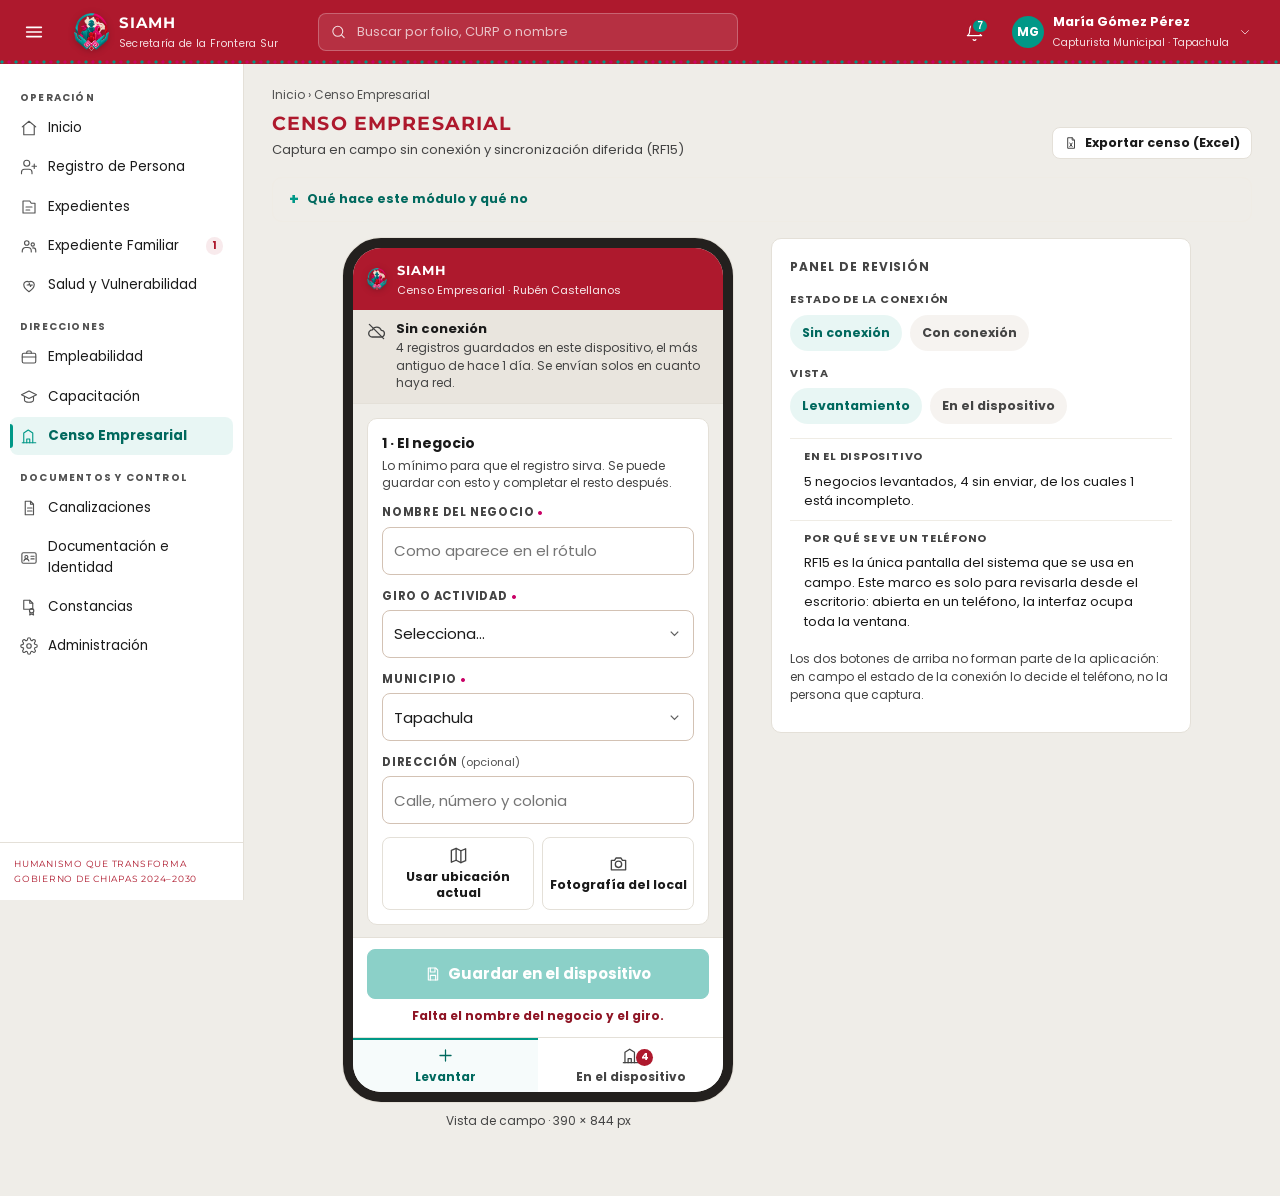
<file: Prototipo/censo.html>
<!DOCTYPE html>
<html lang="es-MX">
<head>
<meta charset="utf-8">
<meta name="viewport" content="width=device-width, initial-scale=1">
<title>Censo Empresarial · Captura sin conexión · SIAMH</title>
<link rel="icon" href="assets/img/simh-isotipo-96.png">
<link rel="preconnect" href="https://fonts.googleapis.com">
<link rel="preconnect" href="https://fonts.gstatic.com" crossorigin>
<link href="https://fonts.googleapis.com/css2?family=Montserrat:wght@600;700;800&family=Poppins:wght@300;400;500;600;700&display=swap" rel="stylesheet">
<link rel="stylesheet" href="assets/css/simh.css">
<style>
  /* ======================================================================
     CENSO EMPRESARIAL OFFLINE (RF15) — la única pantalla móvil del sistema
     --------------------------------------------------------------------
     Se llega a ella desde el menú lateral del escritorio, así que no puede
     ser una página de 390 px suelta dentro de una ventana de 1440: se
     vería rota. Se presenta el teléfono ENMARCADO, con un panel de
     revisión al lado que permite ver los dos estados de conexión y las dos
     vistas que pide el requisito, porque una pantalla que trata sobre la
     conexión no se puede revisar en un solo estado.
     Por debajo de 900 px el marco desaparece y la interfaz móvil ocupa
     todo: es una pantalla móvil de verdad, no la fotografía de una.
     ================================================================== */
  /* El par teléfono + panel se compone centrado y con ancho acotado: a todo
     lo ancho de 1520 px el panel quedaba flotando con medio metro de vacío
     a la derecha, que se lee como una pantalla sin terminar.             */
  .g-censo{display:grid;grid-template-columns:410px minmax(0,420px);gap:28px;
    align-items:start;justify-content:center;max-width:900px;margin:0 auto}

  /* ---------- Marco del dispositivo (solo revisión en escritorio) ------ */
  .tel{width:390px;margin:0 auto;border:10px solid #23201E;border-radius:38px;
    background:#23201E;box-shadow:0 0 0 1px var(--linea)}
  .tel-pantalla{height:844px;overflow:hidden;border-radius:28px;background:var(--hueso);
    display:flex;flex-direction:column;position:relative}
  .tel-pie{text-align:center;font-size:12px;color:var(--gris);margin-top:10px}

  /* ---------- Barra superior del teléfono ------------------------------ */
  .m-top{background:var(--guinda);color:var(--blanco);padding:12px 14px 11px;flex:none;
    display:flex;align-items:center;gap:10px}
  .m-top .m-marca{font-family:var(--f-titulo);font-size:12.5px;letter-spacing:.08em;font-weight:700}
  .m-top .m-sub{display:block;font-family:var(--f-texto);font-size:11px;letter-spacing:0;
    font-weight:400;opacity:.9;margin-top:1px}
  .m-top svg{width:22px;height:22px;flex:none}

  /* ---------- Estado de conexión --------------------------------------
     El guion pedía un chip "SIN CONEXIÓN · 14 registros pendientes". Un
     chip enuncia el problema y no responde la única pregunta que se hace
     quien captura en campo: ¿se va a perder lo que llevo? Por eso es un
     bloque que dice dónde están los datos y cuándo se van a enviar.      */
  .m-red{display:flex;gap:10px;align-items:flex-start;padding:11px 14px;flex:none;
    background:var(--arena-050);border-bottom:1px solid var(--linea)}
  .m-red > svg{width:19px;height:19px;flex:none;stroke-width:1.7;margin-top:1px;stroke:var(--gris)}
  .m-red .r-tx{flex:1;min-width:0}
  .m-red .r-t{display:block;font-size:13px;font-weight:700;color:var(--tinta);line-height:1.3}
  .m-red .r-n{display:block;font-size:12px;color:var(--gris);line-height:1.45;margin-top:2px}
  .m-red.enlinea{background:var(--jade-050);border-bottom-color:rgba(0,152,135,.24)}
  .m-red.enlinea > svg{stroke:var(--jade-900)}
  .m-red.enlinea .r-t{color:var(--jade-900)}

  /* ---------- Cuerpo desplazable --------------------------------------- */
  .m-cuerpo{flex:1;overflow-y:auto;padding:14px 14px 16px}
  .m-cuerpo::-webkit-scrollbar{width:5px}
  .m-cuerpo::-webkit-scrollbar-thumb{background:var(--arena);border-radius:3px}

  /* ---------- Secciones del formulario ---------------------------------
     Tres secciones tituladas en una sola columna, no diez campos seguidos:
     el orden es identificar el negocio, responder LO QUE JUSTIFICA EL
     CENSO, y sólo al final el contacto, que es lo que la persona puede no
     querer dar. La tercera va plegada.                                   */
  .m-sec{background:var(--blanco);border:1px solid var(--linea);border-radius:var(--radio);
    padding:14px;margin-bottom:12px}
  .m-sec > h3{font-family:var(--f-texto);font-size:14px;font-weight:700;color:var(--tinta);
    margin:0 0 3px;text-transform:none;letter-spacing:0}
  .m-sec > .s-n{display:block;font-size:12px;color:var(--gris);line-height:1.45;margin-bottom:13px}
  .m-sec .campo{margin-bottom:13px}
  .m-sec .campo:last-child{margin-bottom:0}
  /* 48 px en campo: el mínimo táctil son 44 y aquí se captura de pie, con
     una mano y a veces bajo el sol.                                      */
  .m-sec .campo input,.m-sec .campo select,.m-sec .campo textarea{min-height:48px;font-size:15px}
  .m-sec .campo textarea{min-height:84px}
  .m-sec .campo label{font-size:11.5px}
  .m-num{max-width:130px}

  /* ---------- Opciones grandes (respuestas de una sola pulsación) ------- */
  .m-ops{display:flex;flex-direction:column;gap:8px}
  .m-op{display:flex;gap:10px;align-items:flex-start;border:1px solid var(--linea);
    border-radius:var(--radio-s);background:var(--blanco);padding:12px;cursor:pointer;
    font-family:var(--f-texto);min-height:48px;text-align:left;width:100%}
  .m-op input{width:19px;height:19px;accent-color:var(--jade);flex:none;margin-top:1px}
  .m-op .o-t{display:block;font-size:14px;font-weight:700;color:var(--tinta);line-height:1.3}
  .m-op .o-n{display:block;font-size:12px;color:var(--gris);line-height:1.4;margin-top:2px}
  .m-op.sel{border-color:var(--jade);box-shadow:0 0 0 2px var(--jade-050)}

  /* Consecuencia declarada de la respuesta, antes de seguir. */
  .m-cons{border-left:3px solid var(--jade);background:var(--jade-020);padding:10px 12px;
    border-radius:0 var(--radio-s) var(--radio-s) 0;font-size:12.5px;line-height:1.5;
    color:var(--gris);margin-top:11px}
  .m-cons b{color:var(--tinta)}
  .m-cons svg{width:14px;height:14px;stroke-width:2;vertical-align:-2px;margin-right:4px;stroke:var(--jade)}

  /* ---------- Adjuntos de campo: foto y ubicación ----------------------- */
  .m-adj{display:grid;grid-template-columns:1fr 1fr;gap:8px}
  .m-adj .btn{width:100%;min-height:48px;flex-direction:column;gap:4px;font-size:12.5px;
    padding:8px 6px;line-height:1.25;white-space:normal;height:auto}
  .m-adj .btn svg{width:19px;height:19px}
  .m-hecho{display:flex;gap:7px;align-items:flex-start;font-size:12px;color:var(--jade-900);
    line-height:1.45;margin-top:8px;font-weight:700}
  .m-hecho svg{width:14px;height:14px;stroke-width:2;flex:none;margin-top:2px;stroke:var(--jade-900)}
  .m-hecho .h-n{display:block;font-weight:400;color:var(--gris);margin-top:1px}

  /* ---------- Vacantes: cada una es un renglón, no un número suelto ----- */
  .m-vac{display:flex;gap:8px;align-items:flex-start;padding:10px 0;
    border-bottom:1px solid var(--linea-suave)}
  .m-vac:last-of-type{border-bottom:0}
  .m-vac .v-tx{flex:1;min-width:0}
  .m-vac .v-t{display:block;font-size:13.5px;font-weight:700;color:var(--tinta);line-height:1.3}
  .m-vac .v-n{display:block;font-size:12px;color:var(--gris);margin-top:2px}

  /* ---------- Barra fija inferior --------------------------------------
     El guion pedía el primario fijo abajo y, debajo, un "SINCRONIZAR
     AHORA" DESACTIVADO con su explicación. Un botón muerto es la misma
     figura que un chip que dice "Vencido": ocupa el lugar de la acción sin
     poder hacerla. Sin conexión no se dibuja el botón, se dice la regla.  */
  .m-pie{flex:none;background:var(--blanco);border-top:1px solid var(--linea);padding:11px 14px 13px}
  .m-pie .btn{width:100%;min-height:50px;font-size:15px}
  .m-pie .p-n{display:block;font-size:12px;color:var(--gris);line-height:1.45;margin-top:8px;
    text-align:center}
  .m-pie .p-n.falta{color:var(--guinda-900);font-weight:700}

  /* ---------- Navegación inferior entre las dos vistas ------------------ */
  .m-nav{flex:none;display:flex;background:var(--blanco);border-top:1px solid var(--linea)}
  .m-nav button{flex:1;min-height:52px;background:none;border:0;font-family:var(--f-texto);
    font-size:12px;font-weight:700;color:var(--gris);display:flex;flex-direction:column;
    align-items:center;justify-content:center;gap:3px;cursor:pointer;padding:6px 4px;
    border-top:2px solid transparent}
  .m-nav button svg{width:19px;height:19px;stroke-width:1.6}
  .m-nav button.activo{color:var(--jade-900);border-top-color:var(--jade);background:var(--jade-020)}
  .m-nav .n-pill{position:absolute;transform:translate(14px,-9px);background:var(--guinda);
    color:var(--blanco);font-size:10px;font-weight:700;min-width:17px;height:17px;
    border-radius:999px;display:inline-flex;align-items:center;justify-content:center;padding:0 4px}

  /* ---------- Lista de registros del dispositivo ------------------------ */
  .m-reg{display:block;width:100%;text-align:left;background:var(--blanco);border:1px solid var(--linea);
    border-radius:var(--radio);padding:12px 13px;margin-bottom:9px;cursor:pointer;
    font-family:var(--f-texto);min-height:48px}
  .m-reg .g-nom{display:block;font-size:14px;font-weight:700;color:var(--tinta);line-height:1.3}
  .m-reg .g-giro{display:block;font-size:12.5px;color:var(--gris);line-height:1.4;margin-top:3px}
  .m-reg .g-meta{display:block;font-size:12px;color:var(--gris-claro);margin-top:5px}
  .m-reg .g-mov{display:flex;gap:6px;align-items:flex-start;font-size:12px;margin-top:7px;
    color:var(--jade-900);font-weight:700;line-height:1.4}
  .m-reg .g-mov svg{width:13px;height:13px;stroke-width:2;flex:none;margin-top:2px}
  .m-reg .g-mov.no{color:var(--gris)}
  .m-reg .g-mov.no svg{stroke:var(--gris)}

  /* Estado del registro: glifo + palabra + color, nunca solo el color. */
  .est{display:inline-flex;align-items:center;gap:5px;font-size:11.5px;font-weight:700;
    padding:3px 9px;border-radius:999px;border:1px solid var(--linea);background:var(--hueso-claro);
    color:var(--gris);margin-bottom:8px}
  .est svg{width:12px;height:12px;stroke-width:2}
  .est.sinc{background:var(--jade-050);border-color:rgba(0,152,135,.3);color:var(--jade-900)}
  .est.pend{background:var(--arena-050);border-color:var(--arena);color:var(--gris)}
  .est.incompleto{background:var(--guinda-050);border-color:rgba(174,25,45,.3);color:var(--guinda-900)}

  .m-tit{font-family:var(--f-texto);font-size:14px;font-weight:700;color:var(--tinta);
    margin:0 0 10px;text-transform:none;letter-spacing:0}
  .m-vacio{padding:34px 18px;text-align:center;color:var(--gris);font-size:13px;line-height:1.6}
  .m-vacio svg{width:32px;height:32px;stroke-width:1.2;stroke:var(--arena);display:block;margin:0 auto 10px}

  /* ---------- Pantalla de acuse ---------------------------------------- */
  .m-exito{text-align:center;padding:26px 8px 8px}
  .m-exito .e-ico{width:60px;height:60px;border-radius:50%;background:var(--jade-050);
    display:grid;place-items:center;margin:0 auto 14px}
  .m-exito .e-ico svg{width:30px;height:30px;stroke:var(--jade-900);stroke-width:2}
  .m-exito h3{font-family:var(--f-texto);font-size:17px;color:var(--tinta);margin:0 0 6px;
    text-transform:none;letter-spacing:0}
  .m-exito .e-n{font-size:13px;color:var(--gris);line-height:1.55;margin-bottom:18px}

  /* ---------- Panel de revisión (no forma parte de la app móvil) -------- */
  .rev .r-adv{font-size:12px;color:var(--gris);line-height:1.5;margin-top:10px}
  .rev .r-grupo{margin-bottom:14px}
  .rev .r-lab{display:block;font-size:11px;letter-spacing:.07em;text-transform:uppercase;
    font-weight:700;color:var(--gris);margin-bottom:7px}
  .rev .r-ops{display:flex;gap:8px;flex-wrap:wrap}
  .rev .r-ops .chip{cursor:pointer;border:0;font-family:var(--f-texto);min-height:36px;
    padding:0 12px;font-size:12.5px}
  .rev :focus-visible{outline:3px solid var(--jade);outline-offset:2px;border-radius:4px}
  .tel-pantalla :focus-visible{outline:3px solid var(--jade);outline-offset:-1px;border-radius:4px}

  /* ---------- En un teléfono de verdad se quita el marco ---------------- */
  @media (max-width:900px){
    .g-censo{grid-template-columns:1fr;gap:16px}
    .tel{width:auto;border:0;border-radius:0;box-shadow:none;margin:0}
    .tel-pantalla{height:auto;min-height:78vh;border-radius:var(--radio);
      border:1px solid var(--linea)}
    .tel-pie{display:none}
  }
</style>
</head>
<body>

<main class="contenido">
  <div class="migas"><a href="index.html">Inicio</a> › Censo Empresarial</div>

  <div class="enc">
    <div class="enc-txt">
      <h1>Censo Empresarial</h1>
      <div class="enc-sub">Captura en campo sin conexión y sincronización diferida (RF15)</div>
    </div>
    <div class="enc-acc">
      <button class="btn btn-secundario btn-s" type="button" id="btnXls"></button>
    </div>
  </div>

  <details class="plegable" id="avisoPermisos">
    <summary>Qué hace este módulo y qué no</summary>
    <div class="cuerpo" id="avisoPermisosCuerpo"></div>
  </details>

  <div class="g-censo">
    <div>
      <div class="tel">
        <div class="tel-pantalla" id="app"></div>
      </div>
      <p class="tel-pie">Vista de campo · 390 × 844 px</p>
    </div>

    <!-- El panel de revisión NO es parte de la aplicación móvil: existe
         para poder ver desde el escritorio los dos estados de conexión y
         las dos vistas que pide RF15. En el teléfono no se muestra.      -->
    <aside class="tarjeta rev" aria-labelledby="tRev">
      <div class="tarjeta-enc"><h3 id="tRev">Panel de revisión</h3></div>
      <div id="revCuerpo"></div>
    </aside>
  </div>

  <p id="anuncio" class="sr-solo" role="status" aria-live="polite"></p>
</main>

<script src="assets/js/simh.js"></script>
<script>
(function () {
  "use strict";
  SIMH.chrome("censo");

  /* Modo sin datos de prueba (Administración › Datos de prueba). */
  if (SIMH.sinDatos()) {
    SIMH.vacioModulo({ ico:"censo", titulo:"No hay registros del censo empresarial",
      texto:"Los registros llegan desde las brigadas de campo al sincronizar el dispositivo.",
      accion:"" });
    return;
  }
  var ico = SIMH.icono, esc = SIMH.esc;
  var $ = function (s) { return document.querySelector(s); };
  var $$ = function (s) { return Array.prototype.slice.call(document.querySelectorAll(s)); };

  var HOY = "2026-08-27";

  $("#btnXls").innerHTML = ico("excel") + "Exportar censo (Excel)";

  $("#avisoPermisosCuerpo").innerHTML =
    '<div class="resumen-lista">' +
    '<div class="resumen-dato"><span class="r-lab">Qué se levanta aquí</span>' +
      '<span class="r-val">El padrón de negocios de la franja fronteriza y, sobre todo, si contratan ' +
      'o contratarían personas en movilidad. Ese dato es el que alimenta la bolsa de vacantes de ' +
      'Empleabilidad (RF12).</span></div>' +
    '<div class="resumen-dato"><span class="r-lab">Por qué funciona sin conexión</span>' +
      '<span class="r-val">El levantamiento es casa por casa y en zonas sin cobertura. Lo capturado se ' +
      'guarda en el dispositivo y se envía solo cuando hay red: nunca se pierde y nunca se exige ' +
      'conexión para trabajar (RF15).</span></div>' +
    '<div class="resumen-dato"><span class="r-lab">Qué no hace esta pantalla</span>' +
      '<span class="r-val">No consulta expedientes de personas: el censo registra negocios, no ' +
      'población atendida (RNF01). Un registro ya enviado no se elimina ni se edita desde el ' +
      'dispositivo; se corrige con oficio, como cualquier otro dato del sistema (RNF02, RNF03).</span></div>' +
    "</div>";

  /* ======================================================================
     1. Qué pide RF15 y qué le falta al guion
     --------------------------------------------------------------------
     El guion resolvía la pantalla como un formulario de diez campos
     seguidos, un chip de "SIN CONEXIÓN · 14 registros pendientes", un
     botón fijo de guardar y un "SINCRONIZAR AHORA" DESACTIVADO. Cuatro
     cosas no se sostienen:

       · Diez campos de igual peso en 390 px. Esto se captura de pie, en la
         puerta de un negocio, con una mano y con una persona esperando.
         El formulario se ordena en tres secciones —identificar, el dato
         que justifica el censo, y el contacto, que es lo que la persona
         puede no querer dar— y se puede GUARDAR INCOMPLETO desde el
         principio, porque la entrevista se interrumpe.

       · "Contrata personas en movilidad (Sí / No)" es el corazón del
         censo y estaba en el octavo lugar como una casilla. Además el
         booleano confunde "no contrata" con "no quiso responder", que es
         exactamente el error de "Contratación (Sí/No)" ya corregido en
         RF12. Aquí es una pregunta de cuatro respuestas, y el MOTIVO de
         quien no contrata es el dato de política pública: dice si el
         obstáculo es legal, de información o de desconfianza.

       · "Vacantes disponibles" como número no sirve para vincular a
         nadie. Una vacante necesita al menos puesto y cantidad, y por eso
         se capturan como renglones.

       · Un botón "SINCRONIZAR AHORA" desactivado ocupa el lugar de la
         acción sin poder hacerla, igual que un chip que dice "Vencido".
         Sin conexión se enuncia la regla; con conexión aparece el botón
         de verdad.

     Y el chip de conexión no responde la única pregunta real de quien
     captura en campo —¿se va a perder lo que llevo?—, así que se
     convierte en un bloque que dice dónde están los datos y cuándo salen.
     ================================================================== */

  /* ------------------------------------------------------- Catálogos ---- */
  var GIROS = ["Abarrotes y tienda de conveniencia", "Agricultura y empaque",
    "Comercio en mercado público", "Construcción", "Hotelería y hospedaje",
    "Manufactura de alimentos", "Restaurante y cocina económica", "Servicios de limpieza",
    "Taller mecánico o herrería", "Textil y confección", "Transporte y carga", "Otro"];

  var MUNICIPIOS = ["Cacahoatán", "Frontera Hidalgo", "Huehuetán", "Huixtla", "Mazatán",
    "Metapa", "Suchiate", "Tapachula", "Tuxtla Chico", "Unión Juárez"];

  /* El motivo de quien NO contrata es el hallazgo del censo: separa el
     obstáculo legal del informativo y del de desconfianza. De catálogo,
     no en texto libre, porque se va a contar.                            */
  var MOT_NO = ["No requiere personal en este momento",
    "Desconoce si puede contratar legalmente a una persona extranjera",
    "No sabe qué documento debe pedir",
    "Teme una revisión o una sanción",
    "Tuvo un problema anterior con la documentación",
    "El negocio es familiar y no contrata a nadie",
    "Prefirió no explicar el motivo"];

  var DOCS = ["Sí, pide documento que autorice trabajar", "No pide ningún documento",
    "No sabe qué documento pedir"];

  /* En la barra del teléfono va el nombre corto: a 390 px el grado y los dos
     apellidos no caben, y quien captura sabe quién es.                   */
  var BRIGADA = { corto:"Rubén Castellanos", largo:"Ing. Rubén Castellanos Díaz" };

  /* ======================================================================
     2. Lo que ya está en el dispositivo. Datos a mano, como en el resto
        del prototipo. El contador de pendientes se DERIVA de esta lista:
        el guion traía un "14" fijo que no correspondía a nada.
     ================================================================== */
  var REG = [
    { id:"C-0071", neg:"Panificadora El Trigal, S.A. de C.V.", giro:"Manufactura de alimentos",
      mun:"Tapachula", dir:"5a Poniente 142, col. Centro", est:"sinc", folio:"CEN-2026-TAP-0071",
      f:"2026-08-24", mov:"si", movN:3, doc:"Sí, pide documento que autorice trabajar",
      empleados:18, vac:[{ p:"Auxiliar de producción", n:2 }], foto:1, gps:1 },

    { id:"C-0072", neg:"Abarrotes La Frontera", giro:"Abarrotes y tienda de conveniencia",
      mun:"Suchiate", dir:"Av. Hidalgo s/n, Ciudad Hidalgo", est:"pend",
      f:"2026-08-26", mov:"antes", movN:0, doc:"No sabe qué documento pedir",
      empleados:4, vac:[], foto:1, gps:1 },

    { id:"C-0073", neg:"Hotel Loma Real", giro:"Hotelería y hospedaje",
      mun:"Tapachula", dir:"Carretera Antiguo Aeropuerto km 2.5", est:"pend",
      f:"2026-08-26", mov:"si", movN:6, doc:"Sí, pide documento que autorice trabajar",
      empleados:41, vac:[{ p:"Camarista", n:3 }, { p:"Ayudante de cocina", n:1 }], foto:1, gps:1 },

    { id:"C-0074", neg:"Taller Metálico del Soconusco", giro:"Taller mecánico o herrería",
      mun:"Huixtla", dir:"Prolongación 2a Norte 88", est:"pend",
      f:"2026-08-27", mov:"no", motNo:"No sabe qué documento debe pedir",
      empleados:6, vac:[{ p:"Soldador", n:1 }], foto:0, gps:1 },

    /* Incompleto: la entrevista se interrumpió y aun así quedó guardado.
       Es el caso que el guion no contemplaba y el que más ocurre.        */
    { id:"C-0075", neg:"Empacadora San Jerónimo", giro:"Agricultura y empaque",
      mun:"Frontera Hidalgo", dir:"", est:"pend", incompleto:1,
      f:"2026-08-27", mov:null, empleados:null, vac:[], foto:0, gps:1 }
  ];

  /* ======================================================================
     3. Estado de la pantalla
     ================================================================== */
  var qs     = new URLSearchParams(location.search);
  var vista  = "captura";   /* "captura" | "registros" | "exito" */
  var red    = false;       /* false = sin conexión (estado por omisión en campo) */
  var ultimo = null;        /* registro recién guardado, para el acuse */

  if (qs.get("vista") === "registros") vista = "registros";
  if (qs.get("red") === "1") red = true;
  /* Atajo de revisión: el acuse solo se alcanza guardando, así que se
     sintetiza con el último registro levantado para poder verlo.        */
  if (qs.get("vista") === "exito") {
    vista = "exito";
    ultimo = REG.filter(function (r) { return r.est === "pend"; }).pop() || REG[0];
  }

  /* Borrador en captura. Arranca vacío salvo el municipio de la brigada,
     que es el único dato que no cambia entre negocio y negocio.          */
  var F = nuevo();
  function nuevo() {
    return { neg:"", giro:"", mun:"Tapachula", dir:"", gps:null, foto:0,
             mov:null, movN:"", doc:"", motNo:"", vac:[], vacP:"", vacN:"",
             prop:"", tel:"", empleados:"", obs:"" };
  }

  /* ======================================================================
     4. Cálculo
     ================================================================== */
  function fecha(iso) { var p = iso.split("-"); return p[2] + "/" + p[1] + "/" + p[0]; }
  function dias(a, b) { return Math.round((new Date(b) - new Date(a)) / 86400000); }
  function plural(n, uno, varios) { return n + " " + (n === 1 ? uno : varios); }

  /* plural() antepone la cifra, así que no sirve cuando la frase lleva
     artículo ("los 4 registros…") ni cuando el verbo también declina. Es
     el mismo defecto de concordancia ya corregido en capacitacion.html.
     Aquí la cifra va DENTRO de la frase y el verbo se elige aparte.      */
  function frase(n, uno, varios) {
    return n === 1 ? uno : varios.replace("%n", n);
  }

  function pendientes() { return REG.filter(function (r) { return r.est === "pend"; }); }
  function incompletos() { return REG.filter(function (r) { return r.incompleto; }); }
  /* Un registro incompleto NO se envía: le falta la pregunta que justifica
     el censo. Por eso lo enviable y lo pendiente no son el mismo número, y
     el botón tiene que decir el que de verdad va a mandar.               */
  function enviables() {
    return REG.filter(function (r) { return r.est === "pend" && !r.incompleto; });
  }

  /* La antigüedad del pendiente más viejo es lo que de verdad preocupa:
     un pendiente de hoy no es lo mismo que uno de hace tres días.        */
  function masViejo() {
    var ps = pendientes();
    if (!ps.length) return null;
    return ps.map(function (r) { return dias(r.f, HOY); })
             .sort(function (a, b) { return b - a; })[0];
  }

  /* Lo mínimo para que un registro sirva de algo. Todo lo demás puede
     completarse después: la entrevista se interrumpe.                    */
  function faltantes(f) {
    var m = [];
    if (!f.neg.trim()) m.push("el nombre del negocio");
    if (!f.giro)       m.push("el giro");
    if (!f.mun)        m.push("el municipio");
    return m;
  }

  /* Duplicado: sin conexión solo puede compararse contra lo que ya está
     en este dispositivo, y la interfaz lo dice en vez de prometer más.   */
  function duplicado(f) {
    var n = f.neg.trim().toLowerCase();
    if (n.length < 4) return null;
    return REG.filter(function (r) {
      return r.neg.toLowerCase().indexOf(n) >= 0 || n.indexOf(r.neg.toLowerCase()) >= 0;
    })[0] || null;
  }

  var MOV_TXT = {
    si:     "Contrata actualmente",
    antes:  "Ha contratado antes",
    no:     "No contrata",
    nores:  "Prefirió no responder"
  };

  /* ======================================================================
     5. Interfaz móvil
     ================================================================== */
  function barraRed() {
    var ps = pendientes().length, v = masViejo();
    if (red) {
      return '<div class="m-red enlinea">' + ico("nubeok") +
        '<div class="r-tx"><span class="r-t">Con conexión</span>' +
        '<span class="r-n">' +
        (ps ? plural(ps, "registro pendiente", "registros pendientes") + " por enviar. " +
              "Se envían solos; también puedes enviarlos ahora."
            : "Todo lo capturado en este dispositivo ya está en el sistema.") +
        "</span></div></div>";
    }
    return '<div class="m-red">' + ico("nube") +
      '<div class="r-tx"><span class="r-t">Sin conexión</span>' +
      '<span class="r-n">' +
      (ps ? plural(ps, "registro guardado", "registros guardados") + " en este dispositivo" +
            (v > 0 ? ", el más antiguo de hace " + plural(v, "día", "días") : "") +
            ". Se envían solos en cuanto haya red."
          : "Puedes capturar normalmente: todo se guarda en este dispositivo.") +
      "</span></div></div>";
  }

  function campo(id, rot, val, opts) {
    opts = opts || {};
    var req = opts.req ? ' <span class="req">•</span>' : "";
    var opc = opts.opc ? ' <span class="opc">(opcional)</span>' : "";
    var ctrl;
    if (opts.lista) {
      ctrl = '<select id="' + id + '"><option value="">Selecciona…</option>' +
        opts.lista.map(function (o) {
          return '<option' + (o === val ? " selected" : "") + ">" + esc(o) + "</option>";
        }).join("") + "</select>";
    } else if (opts.area) {
      ctrl = '<textarea id="' + id + '" placeholder="' + esc(opts.ph || "") + '">' + esc(val) + "</textarea>";
    } else {
      ctrl = '<input type="' + (opts.tipo || "text") + '" id="' + id + '" value="' + esc(String(val)) +
        '" placeholder="' + esc(opts.ph || "") + '"' + (opts.num ? ' class="m-num" inputmode="numeric"' : "") + ">";
    }
    return '<div class="campo"><label for="' + id + '">' + esc(rot) + req + opc + "</label>" + ctrl +
      (opts.ayuda ? '<div class="ayuda">' + opts.ayuda + "</div>" : "") + "</div>";
  }

  /* --------------------------------------------- Sección 1: el negocio -- */
  function secNegocio() {
    var dup = duplicado(F);
    return '<section class="m-sec">' +
      "<h3>1 · El negocio</h3>" +
      '<span class="s-n">Lo mínimo para que el registro sirva. Se puede guardar con esto y ' +
      "completar el resto después.</span>" +
      campo("cNeg", "Nombre del negocio", F.neg, { req:1, ph:"Como aparece en el rótulo" }) +
      (dup ? '<div class="m-cons" style="border-left-color:var(--alerta);background:var(--rosa-050)">' +
             ico("alerta") + "Ya hay un registro parecido en este dispositivo: <b>" + esc(dup.neg) +
             "</b> (" + esc(dup.mun) + "). Sin conexión solo puede compararse contra lo capturado " +
             "aquí, no contra el padrón completo.</div>" : "") +
      campo("cGiro", "Giro o actividad", F.giro, { req:1, lista:GIROS }) +
      campo("cMun", "Municipio", F.mun, { req:1, lista:MUNICIPIOS }) +
      campo("cDir", "Dirección", F.dir, { opc:1, ph:"Calle, número y colonia" }) +
      '<div class="m-adj">' +
        '<button class="btn btn-secundario" type="button" id="btnGps">' + ico("mapa") +
          "<span>" + (F.gps ? "Actualizar ubicación" : "Usar ubicación actual") + "</span></button>" +
        '<button class="btn btn-secundario" type="button" id="btnFoto">' + ico("camara") +
          "<span>" + (F.foto ? "Cambiar fotografía" : "Fotografía del local") + "</span></button>" +
      "</div>" +
      (F.gps ? '<div class="m-hecho">' + ico("check") +
        "<span>Ubicación tomada<span class=\"h-n\">14.9012, −92.2635 · precisión 8 m. El GPS no " +
        "necesita datos: funciona sin conexión.</span></span></div>" : "") +
      (F.foto ? '<div class="m-hecho">' + ico("check") +
        "<span>Fotografía adjunta<span class=\"h-n\">1 imagen · 420 KB. Las fotografías se envían " +
        "al final, cuando haya red suficiente.</span></span></div>" : "") +
      "</section>";
  }

  /* ------------------------- Sección 2: por qué existe este censo ------- */
  function secMovilidad() {
    var ops = [
      { id:"si",    t:"Sí, contrata actualmente",  n:"Hay personas en movilidad trabajando hoy en el negocio." },
      { id:"antes", t:"Sí, lo ha hecho antes",     n:"No en este momento, pero ya contrató antes." },
      { id:"no",    t:"No contrata",               n:"Se pregunta el motivo: es el hallazgo del censo." },
      { id:"nores", t:"Prefirió no responder",     n:"Se registra como tal, no como un “no”." }
    ];
    var cons = "";
    if (F.mov === "si" || F.mov === "antes") {
      cons = '<div class="m-cons">' + ico("check") +
        "El negocio pasa a la <b>bolsa de vacantes</b> de Empleabilidad y puede recibir " +
        "postulaciones en cuanto se sincronice.</div>";
    } else if (F.mov === "no") {
      cons = '<div class="m-cons">' + ico("info") +
        "El motivo decide la respuesta institucional: si es por <b>desconocimiento</b> entra a la ruta " +
        "de orientación al sector patronal; si es por <b>falta de personal</b>, solo al padrón.</div>";
    }

    return '<section class="m-sec">' +
      "<h3>2 · Personas en movilidad</h3>" +
      '<span class="s-n">Es la razón por la que se levanta el censo: sin esta respuesta el registro ' +
      "no alimenta la bolsa de vacantes.</span>" +
      '<div class="campo"><label id="lMov">¿Contrata o ha contratado personas en movilidad? ' +
      '<span class="req">•</span></label>' +
      '<div class="m-ops" role="radiogroup" aria-labelledby="lMov" id="opsMov">' +
      ops.map(function (o) {
        return '<label class="m-op' + (F.mov === o.id ? " sel" : "") + '">' +
          '<input type="radio" name="mov" value="' + o.id + '"' + (F.mov === o.id ? " checked" : "") + ">" +
          '<span><span class="o-t">' + esc(o.t) + '</span><span class="o-n">' + esc(o.n) + "</span></span></label>";
      }).join("") + "</div></div>" +
      cons +

      (F.mov === "si" ?
        '<div style="margin-top:13px">' +
        campo("cMovN", "¿Cuántas personas en movilidad trabajan hoy aquí?", F.movN,
              { num:1, tipo:"number", opc:1 }) +
        campo("cDoc", "¿Pide documento que autorice trabajar?", F.doc, { lista:DOCS, opc:1,
              ayuda:"Sirve para saber si hace falta orientar al patrón, no para sancionarlo." }) +
        "</div>" : "") +

      (F.mov === "no" ?
        '<div style="margin-top:13px">' +
        campo("cMotNo", "Motivo por el que no contrata", F.motNo, { lista:MOT_NO, req:1 }) +
        "</div>" : "") +

      /* Las vacantes van aquí, no en un campo numérico suelto: un "3" no
         se puede vincular con nadie; "Camarista · 3" sí.                 */
      '<div style="margin-top:15px;border-top:1px solid var(--linea-suave);padding-top:13px">' +
        '<label class="etiqueta">Vacantes disponibles <span class="opc">(opcional)</span></label>' +
        (F.vac.length ? F.vac.map(function (v, i) {
          return '<div class="m-vac"><div class="v-tx"><span class="v-t">' + esc(v.p) + "</span>" +
            '<span class="v-n">' + plural(v.n, "plaza", "plazas") + "</span></div>" +
            '<button class="btn btn-texto btn-s" type="button" data-quita="' + i + '">Quitar</button></div>';
        }).join("") : "") +
        '<div style="display:grid;grid-template-columns:1fr 78px;gap:8px;margin-top:9px">' +
          '<div class="campo" style="margin:0"><label for="cVacP" class="sr-solo">Puesto</label>' +
            '<input type="text" id="cVacP" value="' + esc(F.vacP) + '" placeholder="Puesto"></div>' +
          '<div class="campo" style="margin:0"><label for="cVacN" class="sr-solo">Plazas</label>' +
            '<input type="number" id="cVacN" value="' + esc(String(F.vacN)) + '" placeholder="N.º" inputmode="numeric"></div>' +
        "</div>" +
        '<button class="btn btn-secundario btn-s" type="button" id="btnVac" style="margin-top:9px;width:100%;min-height:44px">' +
          ico("mas") + "Agregar vacante</button>" +
      "</div>" +
      "</section>";
  }

  /* ------------------------------ Sección 3: lo que puede no darse ------ */
  function secContacto() {
    return '<details class="plegable" style="margin-bottom:12px"' + (F.prop || F.tel || F.empleados || F.obs ? " open" : "") + ">" +
      "<summary>3 · Contacto y detalle (opcional)</summary>" +
      '<div class="cuerpo" style="padding-bottom:14px">' +
      '<p style="font-size:12px;color:var(--gris);line-height:1.5;margin:0 0 12px">' +
      "Va al final a propósito: es lo que una persona puede no querer dar, y no debe frenar el " +
      "registro del negocio.</p>" +
      campo("cProp", "Persona propietaria o responsable", F.prop, { opc:1 }) +
      campo("cTel", "Teléfono", F.tel, { opc:1, tipo:"tel", ph:"10 dígitos" }) +
      campo("cEmp", "Total de personas empleadas", F.empleados, { opc:1, num:1, tipo:"number",
            ayuda:"Todas, no solo las personas en movilidad." }) +
      campo("cObs", "Observaciones", F.obs, { opc:1, area:1,
            ph:"Lo que convenga dejar asentado de la visita" }) +
      "</div></details>";
  }

  function vistaCaptura() {
    var falta = faltantes(F);
    return '<div class="m-cuerpo" id="cuerpo">' +
        secNegocio() + secMovilidad() + secContacto() +
      "</div>" +
      '<div class="m-pie">' +
        '<button class="btn btn-primario' + (falta.length ? " desactivado" : "") +
          '" type="button" id="btnGuardar"' + (falta.length ? " disabled" : "") + ">" +
          ico("guardar") + "Guardar en el dispositivo</button>" +
        '<span class="p-n' + (falta.length ? " falta" : "") + '">' +
          (falta.length ? "Falta " + falta.join(", ").replace(/,([^,]*)$/, " y$1") + "."
                        : (F.mov ? "Se guarda aquí y se envía solo cuando haya red."
                                 : "Puedes guardarlo ya; sin la pregunta 2 quedará como incompleto.")) +
        "</span>" +
      "</div>";
  }

  /* ------------------------------------------- Vista: lo del aparato ---- */
  var EST = {
    sinc:       { c:"sinc",       i:"check",  t:"Sincronizado" },
    pend:       { c:"pend",       i:"reloj",  t:"Pendiente de enviar" },
    incompleto: { c:"incompleto", i:"alerta", t:"Incompleto" }
  };

  function chipEstado(r) {
    var e = EST[r.incompleto ? "incompleto" : r.est];
    return '<span class="est ' + e.c + '">' + ico(e.i) + e.t + "</span>";
  }

  function vistaRegistros() {
    var ps = pendientes().length, inc = incompletos().length, env = enviables().length;
    var filas = REG.slice().sort(function (a, b) {
      var pa = a.incompleto ? 0 : (a.est === "pend" ? 1 : 2);
      var pb = b.incompleto ? 0 : (b.est === "pend" ? 1 : 2);
      return pa !== pb ? pa - pb : b.f.localeCompare(a.f);
    }).map(function (r) {
      var mov = r.mov
        ? '<span class="g-mov' + (r.mov === "no" || r.mov === "nores" ? " no" : "") + '">' +
          ico(r.mov === "si" || r.mov === "antes" ? "check" : "info") +
          "<span>" + MOV_TXT[r.mov] +
          (r.mov === "si" && r.movN ? " · " + plural(r.movN, "persona", "personas") : "") +
          (r.vac && r.vac.length ? " · " + plural(r.vac.reduce(function (a, v) { return a + v.n; }, 0),
            "vacante", "vacantes") : "") + "</span></span>"
        : '<span class="g-mov no">' + ico("alerta") +
          "<span>Falta la pregunta de personas en movilidad</span></span>";

      return '<button type="button" class="m-reg" data-r="' + r.id + '">' +
        chipEstado(r) +
        '<span class="g-nom">' + esc(r.neg) + "</span>" +
        '<span class="g-giro">' + esc(r.giro) + " · " + esc(r.mun) + "</span>" +
        mov +
        '<span class="g-meta">' + (r.folio ? esc(r.folio) + " · " : "") +
          "Levantado el " + fecha(r.f) + "</span>" +
        "</button>";
    }).join("");

    return '<div class="m-cuerpo">' +
        '<h2 class="m-tit">En este dispositivo</h2>' +
        (inc ? '<div class="m-cons" style="border-left-color:var(--guinda);background:var(--guinda-050);margin:0 0 12px">' +
               ico("alerta") +
               frase(inc, "Un registro está incompleto: se guardó sin la pregunta de personas en " +
                          "movilidad y se puede completar antes de enviarlo.",
                          "%n registros están incompletos: se guardaron sin la pregunta de personas " +
                          "en movilidad y se pueden completar antes de enviarlos.") +
               "</div>" : "") +
        (REG.length ? filas : '<div class="m-vacio">' + ico("censo") +
          "Todavía no hay negocios levantados en este dispositivo.</div>") +
      "</div>" +
      '<div class="m-pie">' +
        (red
          ? (env
              ? '<button class="btn btn-primario" type="button" id="btnSinc">' + ico("arriba") +
                "Enviar " + plural(env, "registro", "registros") + "</button>" +
                '<span class="p-n">Cada negocio recibe su folio definitivo al enviarse.' +
                (inc ? " " + frase(inc, "El registro incompleto se queda aquí hasta que se complete.",
                                       "Los %n registros incompletos se quedan aquí hasta completarse.") : "") +
                "</span>"
              : '<span class="p-n">No hay nada que enviar' +
                (inc ? ": " + frase(inc, "el único registro pendiente está incompleto",
                                         "los %n registros pendientes están incompletos") +
                       " y debe completarse antes." : ".") + "</span>")
          /* Sin conexión no se dibuja un botón muerto: se dice la regla. */
          : '<span class="p-n">Sin conexión no se puede enviar. En cuanto el teléfono detecte red, ' +
            frase(ps, "el registro pendiente se envía solo",
                      "los %n registros pendientes se envían solos") +
            "; no hay que hacer nada.</span>") +
      "</div>";
  }

  /* -------------------------------------------------- Vista: acuse ------ */
  function vistaExito() {
    var r = ultimo || {};
    return '<div class="m-cuerpo">' +
        '<div class="m-exito">' +
          '<div class="e-ico">' + ico("check") + "</div>" +
          "<h3>Guardado en el dispositivo</h3>" +
          '<div class="e-n"><b>' + esc(r.neg || "") + "</b><br>" +
          (r.incompleto
            ? "Quedó como <b>incompleto</b>: falta la pregunta de personas en movilidad. " +
              "Puedes completarlo desde la lista antes de que se envíe."
            : "Se enviará solo en cuanto haya red. No hace falta hacer nada más.") +
          "</div>" +
        "</div>" +
      "</div>" +
      '<div class="m-pie">' +
        '<button class="btn btn-primario" type="button" id="btnOtro">' + ico("mas") +
          "Levantar otro negocio</button>" +
        '<span class="p-n">' + plural(pendientes().length, "registro pendiente", "registros pendientes") +
        " en este dispositivo.</span>" +
      "</div>";
  }

  /* ---------------------------------------------- Navegación inferior --- */
  function navInferior() {
    var ps = pendientes().length;
    var tabs = [
      { id:"captura",   t:"Levantar", i:"mas" },
      { id:"registros", t:"En el dispositivo", i:"censo", pill:ps }
    ];
    return '<nav class="m-nav" aria-label="Secciones del censo">' +
      tabs.map(function (t) {
        var act = (vista === t.id) || (vista === "exito" && t.id === "captura");
        return '<button type="button" class="' + (act ? "activo" : "") + '" data-v="' + t.id +
          '" aria-current="' + (act ? "page" : "false") + '">' +
          ico(t.i) + (t.pill ? '<span class="n-pill">' + t.pill + "</span>" : "") +
          "<span>" + t.t + "</span></button>";
      }).join("") + "</nav>";
  }

  function pinta() {
    $("#app").innerHTML =
      '<header class="m-top">' + SIMH.isotipo(22, true) +
        "<span><span class=\"m-marca\">SIAMH</span>" +
        '<span class="m-sub">Censo Empresarial · ' + esc(BRIGADA.corto) + "</span></span>" +
      "</header>" +
      barraRed() +
      (vista === "captura" ? vistaCaptura() : (vista === "registros" ? vistaRegistros() : vistaExito())) +
      navInferior();
    eventos();
    pintaRevision();
  }

  /* ======================================================================
     6. Panel de revisión (escritorio)
     ================================================================== */
  function pintaRevision() {
    var ps = pendientes().length;
    $("#revCuerpo").innerHTML =
      '<div class="r-grupo"><span class="r-lab">Estado de la conexión</span>' +
        '<div class="r-ops" role="group">' +
          '<button type="button" class="chip ' + (!red ? "chip-jade" : "chip-neutro") +
            '" data-red="0" aria-pressed="' + !red + '">Sin conexión</button>' +
          '<button type="button" class="chip ' + (red ? "chip-jade" : "chip-neutro") +
            '" data-red="1" aria-pressed="' + red + '">Con conexión</button>' +
        "</div></div>" +

      '<div class="r-grupo"><span class="r-lab">Vista</span>' +
        '<div class="r-ops" role="group">' +
          ["captura", "registros"].map(function (v) {
            var act = vista === v || (vista === "exito" && v === "captura");
            return '<button type="button" class="chip ' + (act ? "chip-jade" : "chip-neutro") +
              '" data-v2="' + v + '" aria-pressed="' + act + '">' +
              (v === "captura" ? "Levantamiento" : "En el dispositivo") + "</button>";
          }).join("") +
        "</div></div>" +

      '<div class="resumen-lista">' +
        '<div class="resumen-dato"><span class="r-lab">En el dispositivo</span>' +
          '<span class="r-val">' + plural(REG.length, "negocio levantado", "negocios levantados") +
          ", " + ps + " sin enviar" + (incompletos().length ? ", de los cuales " +
          plural(incompletos().length, "está incompleto", "están incompletos") : "") + ".</span></div>" +
        '<div class="resumen-dato"><span class="r-lab">Por qué se ve un teléfono</span>' +
          '<span class="r-val">RF15 es la única pantalla del sistema que se usa en campo. Este marco ' +
          "es solo para revisarla desde el escritorio: abierta en un teléfono, la interfaz ocupa toda " +
          "la ventana.</span></div>" +
      "</div>" +

      '<p class="r-adv">Los dos botones de arriba no forman parte de la aplicación: en campo el estado ' +
      "de la conexión lo decide el teléfono, no la persona que captura.</p>";

    $$("[data-red]").forEach(function (b) {
      b.onclick = function () {
        red = this.getAttribute("data-red") === "1";
        anuncia(red ? "Con conexión." : "Sin conexión.");
        pinta();
      };
    });
    $$("[data-v2]").forEach(function (b) {
      b.onclick = function () { vista = this.getAttribute("data-v2"); pinta(); };
    });
  }

  function anuncia(t) { $("#anuncio").textContent = t; }

  /* ======================================================================
     7. Eventos de la interfaz móvil (se reenlazan tras cada repintado)
     ================================================================== */
  function liga(id, prop) {
    var el = document.getElementById(id);
    if (!el) return;
    el.oninput = function () { F[prop] = this.value; };
    /* Solo repintan los campos que cambian lo dibujado: el nombre (activa
       el aviso de duplicado) y las dos listas (habilitan el guardado).
       "change" ya se dispara al salir del campo, así que no hace falta un
       "blur" aparte — y ese blur perdía el foco en cada salida.          */
    if (prop === "neg" || prop === "giro" || prop === "mun") {
      el.onchange = function () { F[prop] = this.value; repinta(id); };
    }
  }

  function repinta(foco) {
    var el = foco && document.getElementById(foco);
    var pos = el && el.selectionStart;
    pinta();
    var d = foco && document.getElementById(foco);
    if (d) {
      d.focus({ preventScroll:true });
      if (pos != null && d.setSelectionRange) { try { d.setSelectionRange(pos, pos); } catch (e) {} }
    }
  }

  function eventos() {
    liga("cNeg", "neg");   liga("cGiro", "giro"); liga("cMun", "mun");
    liga("cDir", "dir");   liga("cMovN", "movN"); liga("cDoc", "doc");
    liga("cMotNo", "motNo"); liga("cVacP", "vacP"); liga("cVacN", "vacN");
    liga("cProp", "prop"); liga("cTel", "tel");   liga("cEmp", "empleados");
    liga("cObs", "obs");

    var g = $("#btnGps");
    if (g) g.onclick = function () { F.gps = 1; anuncia("Ubicación tomada."); repinta(); };

    var f = $("#btnFoto");
    if (f) f.onclick = function () { F.foto = 1; anuncia("Fotografía adjunta."); repinta(); };

    var om = $("#opsMov");
    if (om) om.addEventListener("change", function (ev) {
      F.mov = ev.target.value;
      if (F.mov !== "si") { F.movN = ""; F.doc = ""; }
      if (F.mov !== "no") F.motNo = "";
      pinta();
      var r = document.querySelector('#opsMov input[value="' + F.mov + '"]');
      if (r) r.focus({ preventScroll:true });
    });

    var bv = $("#btnVac");
    if (bv) bv.onclick = function () {
      var p = ($("#cVacP") || {}).value, n = parseInt(($("#cVacN") || {}).value, 10);
      if (!p || !p.trim()) { if ($("#cVacP")) $("#cVacP").focus(); return; }
      F.vac.push({ p:p.trim(), n:(n > 0 ? n : 1) });
      F.vacP = ""; F.vacN = "";
      anuncia("Vacante agregada.");
      repinta("cVacP");
    };

    $$("[data-quita]").forEach(function (b) {
      b.onclick = function () {
        F.vac.splice(parseInt(this.getAttribute("data-quita"), 10), 1);
        repinta();
      };
    });

    var bg = $("#btnGuardar");
    if (bg) bg.onclick = function () {
      if (faltantes(F).length) return;
      var r = {
        id:"C-" + (76 + REG.length), neg:F.neg.trim(), giro:F.giro, mun:F.mun, dir:F.dir,
        est:"pend", f:HOY, mov:F.mov, movN:parseInt(F.movN, 10) || 0, doc:F.doc, motNo:F.motNo,
        empleados:parseInt(F.empleados, 10) || null, vac:F.vac.slice(),
        foto:F.foto, gps:F.gps, incompleto:F.mov ? 0 : 1
      };
      REG.unshift(r);
      ultimo = r;
      F = nuevo();
      vista = "exito";
      anuncia("Guardado en el dispositivo. " + plural(pendientes().length,
        "registro pendiente", "registros pendientes") + ".");
      pinta();
    };

    var bo = $("#btnOtro");
    if (bo) bo.onclick = function () {
      vista = "captura"; pinta();
      var n = $("#cNeg");
      if (n) n.focus({ preventScroll:true });
    };

    var bs = $("#btnSinc");
    if (bs) bs.onclick = function () {
      var n = 0;
      REG.forEach(function (r) {
        if (r.est === "pend" && !r.incompleto) {
          r.est = "sinc";
          r.folio = "CEN-2026-" + r.mun.slice(0, 3).toUpperCase() + "-" + r.id.slice(2);
          n++;
        }
      });
      anuncia(plural(n, "registro enviado", "registros enviados") + ".");
      pinta();
    };

    /* Un registro pendiente se abre para completarlo. Nada se elimina
       (RNF03): lo que ya se envió solo se corrige con oficio.            */
    $$("[data-r]").forEach(function (b) {
      b.onclick = function () {
        var id = this.getAttribute("data-r");
        var r = REG.filter(function (x) { return x.id === id; })[0];
        if (!r) return;
        anuncia(r.est === "sinc"
          ? r.neg + ". Ya enviado: se corrige con oficio, no desde el dispositivo."
          : r.neg + ". Pendiente de enviar; puede completarse.");
      };
    });

    $$("[data-v]").forEach(function (b) {
      b.onclick = function () { vista = this.getAttribute("data-v"); pinta(); };
    });
  }

  pinta();
})();
</script>
</body>
</html>
</file>
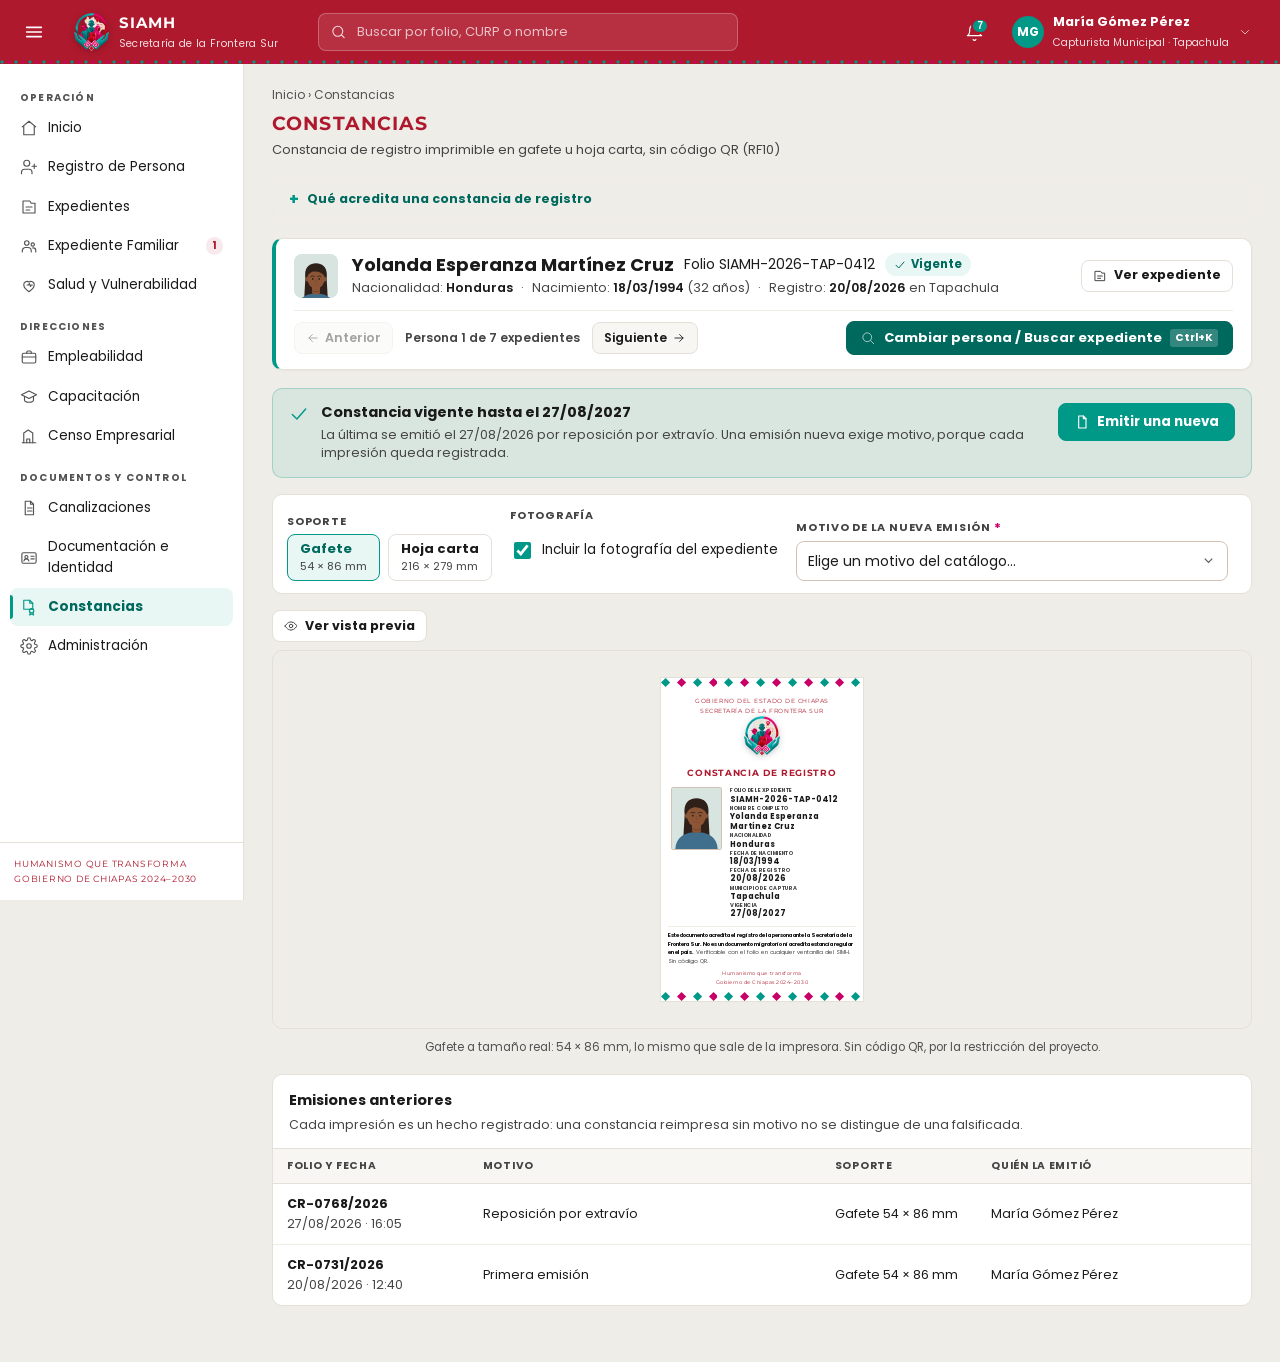
<file: Prototipo/constancias.html>
<!DOCTYPE html>
<html lang="es-MX">
<head>
<meta charset="utf-8">
<meta name="viewport" content="width=device-width, initial-scale=1">
<title>Constancias · SIAMH</title>
<link rel="icon" href="assets/img/simh-isotipo-96.png">
<link rel="preconnect" href="https://fonts.googleapis.com">
<link rel="preconnect" href="https://fonts.gstatic.com" crossorigin>
<link href="https://fonts.googleapis.com/css2?family=Montserrat:wght@600;700;800&family=Poppins:wght@300;400;500;600;700&display=swap" rel="stylesheet">
<link rel="stylesheet" href="assets/css/simh.css">
<style>
  /* ======================================================================
     CONSTANCIAS DE REGISTRO (RF10)
     Documento que se entrega a la persona. Se dibuja en milímetros y se
     imprime a tamaño real.
     Las piezas compartidas están en simh.css: `.filtros-fila` (§20),
     `.accion` (§21), `.oficio-hoja` (§22) y el bloque de módulo (§23) con
     `.sec-tit`, `.vacio`, `.cartera`, `.req-item` y el piso de foco.
     ================================================================== */
  /* --- Cartera de expedientes (constancias) ------------------------------- */
  .g-cons{display:grid;grid-template-columns:296px 1fr;gap:22px;align-items:start}
  @media (max-width:1100px){ .g-cons{grid-template-columns:1fr} }
  .cartera{border:1px solid var(--linea);border-radius:var(--radio);background:var(--blanco);
    overflow:hidden}
  .cart-item{display:flex;gap:10px;align-items:flex-start;width:100%;text-align:left;
    padding:12px 14px;min-height:44px;background:none;border:0;cursor:pointer;
    border-bottom:1px solid var(--linea-suave);font-family:var(--f-texto)}
  .cart-item:last-child{border-bottom:0}
  .cart-item:hover{background:var(--hueso-claro)}
  .cart-item[aria-selected="true"]{background:var(--jade-050)}
  .cart-item .k-tx{flex:1;min-width:0}
  .cart-item .k-n{display:block;font-size:13px;font-weight:700;color:var(--tinta);line-height:1.3}
  .cart-item .k-f{display:block;font-size:11.5px;color:var(--gris);margin-top:3px;line-height:1.4;
    font-variant-numeric:tabular-nums;word-break:break-word}
  .cart-item .k-e{display:block;margin-top:6px}

  /* --- Opciones de emisión ------------------------------------------------
     Van en una fila por encima de la vista previa, que es lo que gobiernan. */
  .opciones{display:flex;gap:18px;align-items:flex-end;flex-wrap:wrap;background:var(--blanco);
    border:1px solid var(--linea);border-radius:var(--radio);padding:12px 14px;margin-bottom:16px}
  .opciones .campo{margin:0}
  .opciones .campo select{min-height:40px}
  .op-sop{display:flex;gap:8px}
  .op-sop button{display:flex;flex-direction:column;gap:2px;align-items:flex-start;
    min-height:44px;padding:6px 12px;border:1px solid var(--linea);border-radius:var(--radio-s);
    background:var(--blanco);cursor:pointer;font-family:var(--f-texto)}
  .op-sop button[aria-pressed="true"]{border-color:var(--jade);background:var(--jade-050)}
  .op-sop .s-t{font-size:13px;font-weight:700;color:var(--tinta);line-height:1.2}
  .op-sop .s-m{font-size:11px;color:var(--gris);line-height:1.35;font-variant-numeric:tabular-nums}
  .op-sop button[aria-pressed="true"] .s-t{color:var(--jade-900)}
  /* Nota dentro de la fila de opciones: es prosa, no un renglón flex. Poner
     `display:flex` aquí convertía el icono, cada trozo de texto y el enlace
     en elementos independientes y partía la frase en columnas. */
  .op-nota{font-size:12.5px;color:var(--gris);line-height:1.45;max-width:300px;padding:8px 0}
  .op-nota .op-ico{display:inline-block;vertical-align:-4px;margin-right:5px;color:var(--gris)}

  /* --- La constancia ------------------------------------------------------
     Se dibuja en milímetros, no en píxeles: el gafete se ve en pantalla al
     tamaño con el que va a salir de la impresora y la hoja carta al 50 %.
     Es la única forma de que la Dirección decida el soporte mirándolo, que
     es la decisión abierta de AVANCES §5.3. Las medidas interiores van en
     `em` sobre el cuerpo de cada soporte, así que la misma plantilla sirve
     para los dos y no hay dos documentos que mantener.                   */
  .lienzo{background:var(--hueso);border:1px solid var(--linea);border-radius:var(--radio);
    padding:26px 20px;display:flex;justify-content:center}
  .constancia{background:#fff;border:1px solid var(--linea);color:var(--tinta);
    display:flex;flex-direction:column;overflow:hidden;font-family:var(--f-texto);
    -webkit-print-color-adjust:exact;print-color-adjust:exact}
  .constancia.gafete{width:54mm;height:86mm;font-size:5.9pt}
  .constancia.carta{width:108mm;height:139.5mm;font-size:5.5pt}

  .constancia .k-cenefa{height:2.4mm;flex:none;background-image:var(--cenefa);
    background-repeat:repeat-x;background-size:auto 2.4mm}
  .constancia.carta .k-cenefa{height:3.2mm;background-size:auto 3.2mm}
  .constancia .k-cab{padding:1.15em 1.3em .2em;text-align:center;flex:none}
  .constancia.carta .k-cab{padding:2.2em 2.2em .4em}
  .constancia .k-inst{display:block;font-family:var(--f-titulo);font-size:.78em;
    letter-spacing:.09em;text-transform:uppercase;color:var(--guinda);line-height:1.65}
  /* Los SVG de isotipo() traen height inline; sobrescribirlo pide !important.
     Es la misma trampa ya documentada con los iconos de icono().          */
  .constancia .k-iso svg{height:5.6mm!important;width:auto;display:block;margin:.7em auto .2em}
  .constancia.carta .k-iso svg{height:8mm!important}
  .constancia .k-tit{display:block;font-family:var(--f-titulo);font-size:1.16em;font-weight:700;
    letter-spacing:.075em;text-transform:uppercase;color:var(--guinda);line-height:1.25;margin-top:.75em}
  .constancia .k-cuerpo{flex:1;padding:1em 1.3em 0;display:flex;gap:1.1em;align-items:flex-start;min-height:0}
  .constancia.carta .k-cuerpo{padding:1.6em 2.2em 0;gap:2em}
  .constancia .k-foto{width:6.4em;height:8em;flex:none;border:1px solid var(--arena);
    border-radius:.25em;background:var(--hueso-claro);display:grid;place-items:center;
    color:var(--gris-claro)}
  .constancia .k-foto svg{width:2.6em;height:2.6em;stroke-width:1.2;fill:none;stroke:currentColor}
  .constancia .k-foto{overflow:hidden}
  /* En gafete los ocho datos no cabían con el nombre a dos renglones y la
     vigencia se encimaba con el texto legal. «Capturó» queda solo en
     carta, donde además va la firma de quien capturó. */
  .constancia.gafete .k-d{margin-bottom:.4em}
  .constancia .k-foto img{width:100%;height:100%;object-fit:cover;display:block}
  .constancia .k-datos{flex:1;min-width:0}
  .constancia .k-d{margin-bottom:.55em}
  .constancia .k-d:last-child{margin-bottom:0}
  .constancia .k-lab{display:block;font-size:.68em;letter-spacing:.08em;text-transform:uppercase;
    color:var(--gris);font-weight:700;line-height:1.35}
  .constancia .k-val{display:block;font-size:1em;font-weight:700;color:var(--tinta);
    line-height:1.3;word-break:break-word}
  .constancia .k-val.folio{font-variant-numeric:tabular-nums}
  .constancia.carta .k-foto{width:9.4em;height:11.8em}
  .constancia.carta .k-datos{display:grid;grid-template-columns:1fr 1fr;gap:.9em 2.4em;
    align-content:start}
  .constancia.carta .k-d{margin-bottom:0}
  .constancia .k-legal{flex:none;margin:.9em 1.3em 0;padding-top:.75em;font-size:.72em;
    line-height:1.5;color:var(--gris);border-top:1px solid var(--linea-suave)}
  .constancia.carta .k-legal{margin:1.6em 2.2em 0;padding-top:1.1em}
  .constancia .k-legal b{color:var(--tinta)}
  .constancia .k-firma{flex:none;padding:.7em 1.3em .9em;text-align:center;
    font-family:var(--f-titulo);font-size:.66em;letter-spacing:.1em;color:var(--guinda);line-height:1.75}

  /* El pie del documento promete validación "por folio y sello". En el gafete
     el sello va al reverso, pero una hoja carta que lo promete y no deja
     dónde ponerlo obliga a sellar encima de los datos. Ojo: `.s-raya` es un
     span y necesita display:block, que es el error que ya apareció cuatro
     veces en este prototipo.                                            */
  .constancia .k-sello{flex:none;margin:0 2.2em;display:flex;gap:2.4em;align-items:flex-end;
    justify-content:space-between}
  .constancia .k-sello .s-caja{width:34mm;height:21mm;border:1px dashed var(--linea);
    border-radius:.3em;display:grid;place-items:center;font-size:.68em;color:var(--gris-claro);
    text-align:center;line-height:1.4;padding:.4em}
  .constancia .k-sello .s-firma{flex:1;text-align:center;font-size:.72em;color:var(--gris);
    line-height:1.5;max-width:60mm}
  .constancia .k-sello .s-raya{display:block;border-top:1px solid var(--linea);margin-bottom:.45em}

  /* Lo que cabe en carta y no en gafete se decide, no se recorta al azar. */
  .constancia.gafete .solo-carta{display:none}

  /* En el visor a pantalla completa (SIMH.verDocumento) el gafete se ve al
     doble para poder leerlo y la hoja carta a tamaño real. */
  .hs-caja .doc-imp{display:flex;justify-content:center;background:var(--hueso);
    border:1px solid var(--linea);border-radius:var(--radio);padding:28px 16px}
  .hs-caja .constancia.gafete{zoom:2}
  .hs-caja .constancia.carta{width:100%;max-width:216mm;height:auto;aspect-ratio:216/279;font-size:11pt}

  .lienzo-cap{font-size:11.5px;color:var(--gris-claro);text-align:center;margin-top:10px;line-height:1.55}

  /* --- Historial de emisiones --------------------------------------------- */
  table.t-emi{table-layout:fixed}
  .t-emi col.c-cua{width:20%}
  .t-emi col.c-mot{width:36%}
  .t-emi col.c-sop{width:16%}
  .t-emi col.c-qui{width:28%}
  .t-emi th{white-space:normal}
  .t-emi td{word-break:break-word;vertical-align:top;font-size:12.5px;line-height:1.45}
  .t-emi .e-fol{display:block;font-weight:700;font-variant-numeric:tabular-nums}
  .t-emi .e-fec{display:block;color:var(--gris);margin-top:2px;font-variant-numeric:tabular-nums}

  /* --- Impresión ----------------------------------------------------------
     El prototipo imprime de verdad: al mandar a imprimir sale la constancia
     sola, a tamaño real y sin el chrome del sistema. El tamaño de página lo
     reescribe el JS según el soporte elegido (bloque #estPagina).        */
  @media print{
    /* Se apaga todo salvo la hoja. Enumerar los bloques a ocultar dejaba
       escapar el historial de emisiones y la constancia salía en la primera
       de siete páginas; se apaga por exclusión, que no se puede olvidar. */
    .topbar,.sidebar,.sidebar-velo{display:none!important}
    .contenido{margin:0;padding:0;max-width:none}
    .contenido > *:not(#panel){display:none!important}
    #panel .accion,#panel .opciones,#panel .cartera,#panel .tarjeta,
    #panel .lienzo-cap,#panel .filtros-fila{display:none!important}
    .g-cons{display:block}
    .lienzo{background:none;border:0;border-radius:0;padding:0;display:block}
    .constancia{border:0}
    .constancia.gafete{width:54mm;height:86mm;font-size:5.9pt}
    /* En carta la hoja ES la página: el margen lo pone el documento, no
       `@page`, o el ancho de 216 mm desborda y genera una página en blanco. */
    .constancia.carta{width:216mm;height:279mm;font-size:11pt}
  }
</style>
<style id="estPagina">@page{size:54mm 86mm;margin:0}</style>
</head>
<body>

<main class="contenido">
  <div class="migas"><a href="index.html">Inicio</a> › Constancias</div>

  <div class="enc">
    <div class="enc-txt">
      <h1>Constancias</h1>
      <div class="enc-sub">Constancia de registro imprimible en gafete u hoja carta, sin código QR (RF10)</div>
    </div>
    <div class="enc-acc" id="encAcc"></div>
  </div>

  <details class="plegable" id="avisoMod">
    <summary>Qué acredita una constancia de registro</summary>
    <div class="cuerpo" id="avisoModCuerpo"></div>
  </details>

  <div id="panel"></div>

  <p id="anuncio" class="sr-solo" role="status" aria-live="polite"></p>
</main>

<script src="assets/js/simh.js"></script>
<script src="assets/js/simh-datos.js"></script>
<script>
(function () {
  "use strict";
  SIMH.chrome("constancia");

  /* Modo sin datos de prueba (Administración › Datos de prueba). */
  if (SIMH.sinDatos()) {
    SIMH.vacioModulo({ ico:"constancia", titulo:"No hay constancias emitidas",
      texto:"La constancia de registro se emite a partir de un expediente activo.",
      accion:'<a class="btn btn-primario btn-s" href="registro.html">' + SIMH.icono("registro") + 'Registrar persona</a>' });
    return;
  }
  var ico = SIMH.icono, esc = SIMH.esc;
  /* Reloj, permisos y catálogo de personas: assets/js/simh-datos.js, que
     comparten los cuatro módulos de documentos. */
  var D = window.DATOS;
  var HOY = D.HOY, fecha = D.fecha, hora = D.hora, fechaHora = D.fechaHora;
  var dias = D.dias, edad = D.edad, plural = D.plural, persona = D.persona;
  var PERS = D.PERS, YO = D.YO;
  var $ = function (s) { return document.querySelector(s); };
  var $$ = function (s) { return Array.prototype.slice.call(document.querySelectorAll(s)); };

  /* Fila de un bloque de resumen. */
  function rd(lab, val) {
    return '<div class="resumen-dato"><span class="r-lab">' + esc(lab) + "</span>" +
      '<span class="r-val">' + esc(val) + "</span></div>";
  }
  function anuncia(t) { $("#anuncio").textContent = t; }
  function noSimulado(q) {
    anuncia(q);
    window.alert(q + "\n\nEn el prototipo la acción no se ejecuta.");
  }

  var isotipo = SIMH.isotipo, dt = D.dt;
  var cSel = PERS[0].f;        /* expediente elegido */
  var cSop = "gafete";         /* gafete | carta */
  var cFoto = true, cMot = "";
  var consSec = 768;           /* último folio de constancia emitido */

  /* ======================================================================
     El módulo de constancias (RF10)
     ================================================================== */
  var MOT_CONS = ["Reposición por extravío", "Reposición por deterioro",
                  "Reimpresión por corrección de datos del expediente",
                  "Segunda constancia para trámite ante otra institución"];

  function vigencia(desde) {
    var d = dt(desde);
    return fecha((d.getFullYear() + 1) + "-" + ("0" + (d.getMonth() + 1)).slice(-2) +
                 "-" + ("0" + d.getDate()).slice(-2));
  }

  function carteraConstancias() {
    return '<div class="tarjeta maestro" style="padding:0">' +
      '<div style="padding:12px 14px 10px;border-bottom:1px solid var(--linea);display:flex;align-items:center;justify-content:space-between">' +
        '<span style="font-size:11.5px;font-weight:700;text-transform:uppercase;color:var(--gris);letter-spacing:.06em">Expedientes</span>' +
        '<button class="btn-colapsar-maestro" id="btnColapsarCons" type="button" title="Ocultar lista para ampliar el espacio (Alt + [)" aria-label="Ocultar lista">' +
          '<svg viewBox="0 0 24 24"><path d="M15 18l-6-6 6-6"/></svg> Ocultar' +
        '</button>' +
      '</div>' +
      '<div class="cartera" role="listbox" aria-label="Expedientes" style="border:0;border-radius:0">' +
      PERS.map(function (p) {
        var s = p.f === cSel;
        var chip = p.est === "cerrado"
          ? '<span class="chip chip-guinda">' + ico("candado") + "Expediente cerrado</span>"
          : (p.emis.length
              ? '<span class="chip chip-jade">' + ico("check") +
                plural(p.emis.length, "constancia", "constancias") + "</span>"
              : '<span class="chip chip-rosa">' + ico("alerta") + "Sin constancia</span>");
        return '<button class="cart-item" type="button" role="option" aria-selected="' + s +
          '" data-c="' + p.f + '">' + SIMH.fotoPersona(p.foto ? p.f : "", p.n, "avatar-mini en-boton", p.ini) +
          '<span class="k-tx"><span class="k-n">' + esc(p.n) + "</span>" +
          '<span class="k-f">' + esc(p.f) + "</span>" +
          '<span class="k-e">' + chip + "</span></span></button>";
      }).join("") + "</div></div>";
  }

  function constanciaHtml(p) {
    var conFoto = cFoto && p.foto;
    var emision = p.emis.length ? p.emis[p.emis.length - 1] : null;
    var desde = emision ? emision.t.slice(0, 10) : HOY.slice(0, 10);

    return '<div class="constancia ' + cSop + '" role="img" aria-label="Constancia de registro de ' +
      esc(p.n) + ', folio ' + esc(p.f) + '">' +
      '<div class="k-cenefa"></div>' +
      '<div class="k-cab">' +
        '<span class="k-inst">Gobierno del Estado de Chiapas</span>' +
        '<span class="k-inst">Secretaría de la Frontera Sur</span>' +
        '<span class="k-iso">' + isotipo(40) + "</span>" +
        '<span class="k-tit">Constancia de registro</span>' +
      "</div>" +
      '<div class="k-cuerpo">' +
        (conFoto ? '<span class="k-foto"><img src="' + SIMH.retrato(p.f, p.n) + '" alt="Fotografía"></span>' : "") +
        '<span class="k-datos">' +
          kd("Folio del expediente", p.f, "folio") +
          kd("Nombre completo", p.n) +
          kd("Nacionalidad", p.pais) +
          kd("Fecha de nacimiento", fecha(p.nac)) +
          kd("Fecha de registro", fecha(p.reg)) +
          kd("Municipio de captura", p.mun) +
          kd("Capturó", p.cap, "", true) +
          kd("Vigencia", vigencia(desde)) +
        "</span>" +
      "</div>" +
      '<div class="k-sello solo-carta">' +
        '<span class="s-caja">Sello de la ventanilla</span>' +
        '<span class="s-firma"><span class="s-raya"></span>' + esc(p.cap) +
          "<br>Ventanilla de " + esc(p.mun) + "</span>" +
      "</div>" +
      '<div class="k-legal">' +
        "<b>Este documento acredita el registro de la persona ante la Secretaría de la Frontera Sur. " +
        "No es un documento migratorio ni acredita estancia regular en el país.</b> " +
        '<span class="solo-carta">Se expide para los fines de identificación interna del Sistema ' +
        "Integral de Movilidad Humana y para su presentación ante las instituciones a las que la " +
        "Secretaría canalice a la persona. </span>" +
        "Verificable con el folio en cualquier ventanilla del SIMH. Sin código QR." +
        (p.nna ? '<span class="solo-carta"> Persona menor de edad: se entrega a ' +
                 esc(p.tutor) + ".</span>" : "") +
      "</div>" +
      '<div class="k-firma">Humanismo que transforma<br>Gobierno de Chiapas 2024–2030</div>' +
      '<div class="k-cenefa"></div>' +
    "</div>";
  }

  function kd(lab, val, clase, soloCarta) {
    return '<span class="k-d' + (soloCarta ? " solo-carta" : "") + '">' +
      '<span class="k-lab">' + esc(lab) + "</span>" +
      '<span class="k-val ' + (clase || "") + '">' + esc(val) + "</span></span>";
  }

  function opcionesConstancia(p) {
    var primera = !p.emis.length;
    return '<div class="opciones">' +
      "<div><span class=\"etiqueta\">Soporte</span>" +
      '<div class="op-sop" role="group" aria-label="Soporte de impresión">' +
        '<button type="button" data-sop="gafete" aria-pressed="' + (cSop === "gafete") + '">' +
          '<span class="s-t">Gafete</span><span class="s-m">54 × 86 mm</span></button>' +
        '<button type="button" data-sop="carta" aria-pressed="' + (cSop === "carta") + '">' +
          '<span class="s-t">Hoja carta</span><span class="s-m">216 × 279 mm</span></button>' +
      "</div></div>" +

      /* La casilla de fotografía no puede mentir: si el expediente no tiene
         fotografía no se dibuja una casilla muerta, se dice qué falta y
         dónde se resuelve. */
      "<div>" + (p.foto
        ? '<span class="etiqueta">Fotografía</span>' +
          '<label class="check" style="min-height:44px;display:flex;align-items:center;gap:8px">' +
          '<input type="checkbox" id="cFoto"' + (cFoto ? " checked" : "") +
          "> Incluir la fotografía del expediente</label>"
        : '<span class="etiqueta">Fotografía</span>' +
          '<div class="op-nota">' +
          '<span class="op-ico">' + ico("camara") + "</span>" +
          "El expediente no tiene fotografía; la constancia sale sin ella. Se agrega desde " +
          '<a href="expediente-detalle.html">el expediente</a>.</div>') + "</div>" +

      "<div>" + (primera
        ? '<span class="etiqueta">Motivo de emisión</span>' +
          '<div style="font-size:13px;color:var(--tinta);font-weight:700;min-height:40px;' +
          'display:flex;align-items:center">Primera emisión</div>'
        : '<div class="campo"><label for="cMot">Motivo de la nueva emisión <span class="req">*</span></label>' +
          '<select id="cMot"><option value="">Elige un motivo del catálogo…</option>' +
          MOT_CONS.map(function (m) {
            return "<option" + (cMot === m ? " selected" : "") + ">" + esc(m) + "</option>";
          }).join("") + "</select></div>") + "</div>" +
      "</div>";
  }

  function historialConstancias(p) {
    if (!p.emis.length) {
      return '<div class="tarjeta" style="padding:0;overflow:hidden;margin-top:18px">' +
        '<div style="padding:15px 16px 13px;border-bottom:1px solid var(--linea)">' +
        '<h3 class="sec-tit">Emisiones anteriores</h3></div>' +
        '<div class="vacio">' + ico("doc") +
        "Esta persona nunca ha recibido su constancia.</div></div>";
    }
    var filas = p.emis.slice().reverse().map(function (e) {
      return "<tr><td><span class=\"e-fol\">" + esc(e.fol) + "</span>" +
        '<span class="e-fec">' + fechaHora(e.t) + "</span></td>" +
        "<td>" + esc(e.mot) + "</td>" +
        "<td>" + (e.sop === "gafete" ? "Gafete 54 × 86 mm" : "Hoja carta") + "</td>" +
        "<td>" + esc(e.por) + "</td></tr>";
    }).join("");

    return '<div class="tarjeta" style="padding:0;overflow:hidden;margin-top:18px">' +
      '<div style="padding:15px 16px 13px;border-bottom:1px solid var(--linea)">' +
      '<h3 class="sec-tit">Emisiones anteriores</h3>' +
      '<div style="font-size:12.5px;color:var(--gris);margin-top:4px;line-height:1.5">' +
      "Cada impresión es un hecho registrado: una constancia reimpresa sin motivo no se distingue " +
      "de una falsificada.</div></div>" +
      '<div style="overflow-x:auto"><table class="tabla t-emi">' +
      '<colgroup><col class="c-cua"><col class="c-mot"><col class="c-sop"><col class="c-qui">' +
      "</colgroup><thead><tr><th>Folio y fecha</th><th>Motivo</th><th>Soporte</th>" +
      "<th>Quién la emitió</th></tr></thead><tbody>" + filas + "</tbody></table></div></div>";
  }

  function vistaConstancias() {
    var p = persona(cSel) || PERS[0];
    var idxActual = PERS.findIndex(function (x) { return x.f === p.f; });
    if (idxActual < 0) idxActual = 0;

    var banner = '<div class="banner-caso-activo">' +
      '<div class="bca-superior">' +
        '<div class="bca-persona">' +
          SIMH.fotoPersona(p.foto ? p.f : "", p.n, "bca-foto", p.ini) +
          '<div class="bca-datos">' +
            '<div style="display:flex;align-items:center;gap:10px;flex-wrap:wrap">' +
              '<span class="bca-nombre">' + esc(p.n) + '</span>' +
              '<span class="folio-tag">Folio ' + esc(p.f) + '</span>' +
              (p.est === "cerrado"
                ? '<span class="chip chip-guinda">' + ico("candado") + 'Cerrado</span>'
                : (p.emis.length
                    ? '<span class="chip chip-jade">' + ico("check") + 'Vigente</span>'
                    : '<span class="chip chip-rosa">' + ico("alerta") + 'Sin constancia</span>')) +
            '</div>' +
            '<div class="bca-meta">' +
              '<span>Nacionalidad: <b>' + esc(p.pais) + '</b></span>' +
              '<span>·</span>' +
              '<span>Nacimiento: <b>' + fecha(p.nac) + '</b> (' + edad(p.nac) + ' años)</span>' +
              '<span>·</span>' +
              '<span>Registro: <b>' + fecha(p.reg) + '</b> en ' + esc(p.mun) + '</span>' +
              (p.nna ? '<span>·</span><span>Acompaña: <b>' + esc(p.tutor) + '</b></span>' : '') +
            '</div>' +
          '</div>' +
        '</div>' +
        '<div class="flex gap-8">' +
          '<a class="btn btn-secundario btn-s" href="expediente-detalle.html">' + ico("expedientes") + 'Ver expediente</a>' +
        '</div>' +
      '</div>' +
      '<div class="bca-controles">' +
        '<div class="bca-nav">' +
          '<button type="button" class="bca-nav-btn" id="btnCasoAnt"' + (idxActual <= 0 ? ' disabled' : '') + '>' +
            ico("izq") + 'Anterior' +
          '</button>' +
          '<span class="bca-nav-pos">Persona ' + (idxActual + 1) + ' de ' + PERS.length + ' expedientes</span>' +
          '<button type="button" class="bca-nav-btn" id="btnCasoSig"' + (idxActual >= PERS.length - 1 ? ' disabled' : '') + '>' +
            'Siguiente ' + ico("der") +
          '</button>' +
        '</div>' +
        '<button type="button" class="btn-cambiar-caso" id="btnAbrirSelector">' +
          '<svg viewBox="0 0 24 24"><path d="M21 21l-6-6m2-5a7 7 0 11-14 0 7 7 0 0114 0z"/></svg>' +
          'Cambiar persona / Buscar expediente <kbd>Ctrl+K</kbd>' +
        '</button>' +
      '</div>' +
    '</div>';

    /* Expediente cerrado: nada se elimina (RNF03), pero un expediente fuera
       de operación no ampara una constancia vigente. */
    if (p.est === "cerrado") {
      return banner +
        '<div class="accion urge">' + ico("candado") +
        '<div class="a-tx"><span class="a-t">No se emite constancia de un expediente cerrado</span>' +
        '<span class="a-n">El expediente de ' + esc(p.n) + " se cerró el " + fecha(p.cierre) +
        " por " + esc(p.cierreMot.toLowerCase()) + ". El expediente se conserva íntegro y su " +
        "constancia anterior sigue existiendo, pero una constancia nueva afirmaría un registro " +
        "en operación que ya no lo está. Reabrir el expediente requiere oficio y autorización " +
        "del Director de Área (RNF02, RNF03).</span></div></div>" +
        historialConstancias(p);
    }

    var primera = !p.emis.length;
    var acc = primera
      ? { tono:"tibia", i:"alerta", t:"Esta persona todavía no tiene su constancia",
          n:"Se registró el " + fecha(p.reg) + " en " + p.mun + " y nunca se le entregó el " +
            "documento que acredita su registro." +
            (p.nna ? " Es una persona menor de edad: la constancia se entrega a " + p.tutor + "." : "") }
      : { tono:"ok", i:"check", t:"Constancia vigente hasta el " +
            vigencia(p.emis[p.emis.length - 1].t.slice(0, 10)),
          n:"La última se emitió el " + fecha(p.emis[p.emis.length - 1].t) + " por " +
            p.emis[p.emis.length - 1].mot.toLowerCase() + ". Una emisión nueva exige motivo, " +
            "porque cada impresión queda registrada." };

    return banner +
      '<div class="accion ' + acc.tono + '">' + ico(acc.i) +
        '<div class="a-tx"><span class="a-t">' + esc(acc.t) + "</span>" +
        '<span class="a-n">' + esc(acc.n) + "</span></div>" +
        '<div class="a-acc"><button class="btn btn-primario" type="button" id="btnImprimir">' +
        ico("doc") + (primera ? "Emitir e imprimir" : "Emitir una nueva") + "</button></div></div>" +
      opcionesConstancia(p) +
      '<div class="doc-barra"><button type="button" class="btn btn-secundario btn-s" id="btnVerCons">' +
        ico("ojo") + "Ver vista previa</button></div>" +
      '<div class="lienzo">' + constanciaHtml(p) + "</div>" +
      '<div class="lienzo-cap">' +
        (cSop === "gafete"
          ? "Gafete a tamaño real: 54 × 86 mm, lo mismo que sale de la impresora."
          : "Hoja carta al 50 %: se imprime a tamaño real, 216 × 279 mm.") +
        " Sin código QR, por la restricción del proyecto." +
      "</div>" +
      historialConstancias(p);
  }

  function eventosConstancia() {

    $$("[data-c]").forEach(function (b) {
      b.onclick = function () {
        cSel = this.getAttribute("data-c"); cMot = "";
        pinta();
        anuncia("Constancia de " + persona(cSel).n + ".");
      };
    });

    $$("[data-sop]").forEach(function (b) {
      b.onclick = function () {
        cSop = this.getAttribute("data-sop");
        /* El tamaño de página se reescribe para que la impresión salga en el
           soporte elegido y no en A4 por omisión. */
        $("#estPagina").textContent = cSop === "gafete"
          ? "@page{size:54mm 86mm;margin:0}"
          : "@page{size:216mm 279mm;margin:0}";
        pinta();
        anuncia(cSop === "gafete" ? "Soporte gafete, 54 por 86 milímetros."
                                  : "Soporte hoja carta.");
      };
    });

    var f = $("#cFoto");
    if (f) f.onchange = function () { cFoto = this.checked; pinta(); };

    var m = $("#cMot");
    if (m) m.onchange = function () { cMot = this.value; };

    /* Vista previa a pantalla completa, la misma de todos los documentos.
       Imprimir desde ahí es emitir: pasa por el mismo registro. */
    var bv = $("#btnVerCons");
    if (bv) bv.onclick = function () {
      var p = persona(cSel);
      SIMH.verDocumento('<div class="doc-imp">' + constanciaHtml(p) + "</div>",
        "Constancia de registro · " + p.n, {
          textoImprimir: p.emis.length ? "Emitir una nueva e imprimir" : "Emitir e imprimir",
          imprimir: function (cierra) { cierra(); emite(); }
        });
    };

    var b = $("#btnImprimir");
    if (b) b.onclick = emite;
    function emite() {
      var p = persona(cSel);
      var primera = !p.emis.length;
      if (!primera && !cMot) {
        var d = $("#cMot");
        if (d) d.focus();
        anuncia("Elige el motivo de la nueva emisión: cada impresión queda registrada.");
        return;
      }
      consSec += 1;
      p.emis.push({ fol:"CR-" + ("000" + consSec).slice(-4) + "/2026", t:HOY,
                    mot: primera ? "Primera emisión" : cMot, sop:cSop, por:YO.n });
      cMot = "";
      pinta();
      anuncia("Constancia emitida y registrada. Se abre el diálogo de impresión.");
      SIMH.imprimir('<div class="doc-imp">' + constanciaHtml(p) + "</div>", "Constancia de registro · " + p.n);
    }
  }
  /* ======================================================================
     Pintado y arranque
     ================================================================== */
  $("#avisoModCuerpo").innerHTML =
    '<div class="resumen-lista">' +
    '<div class="resumen-dato"><span class="r-lab">La constancia dice qué NO es</span>' +
      '<span class="r-val">Acredita el registro ante la Secretaría. <b>No es un documento ' +
      'migratorio ni acredita estancia regular</b>, y lo lleva impreso: sin esa frase se va a usar ' +
      'como si lo fuera.</span></div>' +
    '<div class="resumen-dato"><span class="r-lab">Sin códigos QR</span>' +
      '<span class="r-val">Restricción del proyecto: la población atendida no tiene acceso a ' +
      'dispositivos móviles. La verificación es por folio y sello en ventanilla, y el documento ' +
      'deja sitio para ese sello.</span></div>' +
    '<div class="resumen-dato"><span class="r-lab">Cada impresión queda registrada</span>' +
      '<span class="r-val">Una constancia reimpresa sin motivo no se distingue de una falsificada. ' +
      'Toda emisión posterior a la primera exige motivo de catálogo y recibe folio propio.</span></div>' +
    '<div class="resumen-dato"><span class="r-lab">Un expediente cerrado no ampara una constancia</span>' +
      '<span class="r-val">El expediente se conserva íntegro (RNF03) y su constancia anterior sigue ' +
      'existiendo, pero una nueva afirmaría un registro en operación que ya no lo está.</span></div>' +
    "</div>";

  var gestor = null;
  function pinta() {
    $("#encAcc").innerHTML = "";
    $("#panel").innerHTML = vistaConstancias();
    eventosConstancia();
  }

  /* Atajos de revisión: ?c=0410 una persona menor sin constancia previa,
     ?c=0203 un expediente cerrado, ?sop=carta el soporte de hoja carta. */
  var qs = new URLSearchParams(location.search);
  var qc = qs.get("c");
  if (qc) PERS.forEach(function (p) { if (p.f.indexOf(qc) >= 0) cSel = p.f; });
  if (qs.get("sop") === "carta") {
    cSop = "carta";
    $("#estPagina").textContent = "@page{size:216mm 279mm;margin:0}";
  }

  gestor = SIMH.gestorCaso({
    items: PERS,
    indiceInicial: Math.max(0, PERS.findIndex(function(p){ return p.f === cSel; })),
    titulo: "Seleccionar Expediente para Constancia",
    placeholder: "Buscar por nombre, folio o municipio...",
    filtraItem: function(p, txt) {
      if (!txt) return true;
      var t = (p.n + " " + p.f + " " + p.pais + " " + p.mun).toLowerCase();
      return t.indexOf(txt.toLowerCase()) >= 0;
    },
    renderItem: function(p, esActivo, idx) {
      var chip = p.est === "cerrado"
        ? '<span class="chip chip-guinda">Cerrado</span>'
        : (p.emis.length
            ? '<span class="chip chip-jade">' + p.emis.length + ' emitidas</span>'
            : '<span class="chip chip-rosa">Sin constancia</span>');

      return '<button type="button" class="drawer-item' + (esActivo ? ' activo' : '') + '" data-idx="' + idx + '">' +
        SIMH.fotoPersona(p.foto ? p.f : "", p.n, "drawer-item-avatar", p.ini) +
        '<div class="drawer-item-txt">' +
          '<span class="drawer-item-nom">' + esc(p.n) + '</span>' +
          '<span class="drawer-item-sub">Folio ' + esc(p.f) + ' · ' + esc(p.pais) + '</span>' +
        '</div>' +
        chip +
      '</button>';
    },
    onSelect: function(p, idx) {
      cSel = p.f;
      cMot = "";
      pinta();
      window.scrollTo({ top: 0, behavior: "smooth" });
    }
  });

  pinta();

  /* Eventos de navegación y apertura del selector */
  document.addEventListener("click", function(e) {
    if (e.target.closest("#btnAbrirSelector")) {
      gestor.abrir();
    } else if (e.target.closest("#btnCasoAnt")) {
      gestor.anterior();
    } else if (e.target.closest("#btnCasoSig")) {
      gestor.siguiente();
    }
  });
})();
</script>
</body>
</html>
</file>
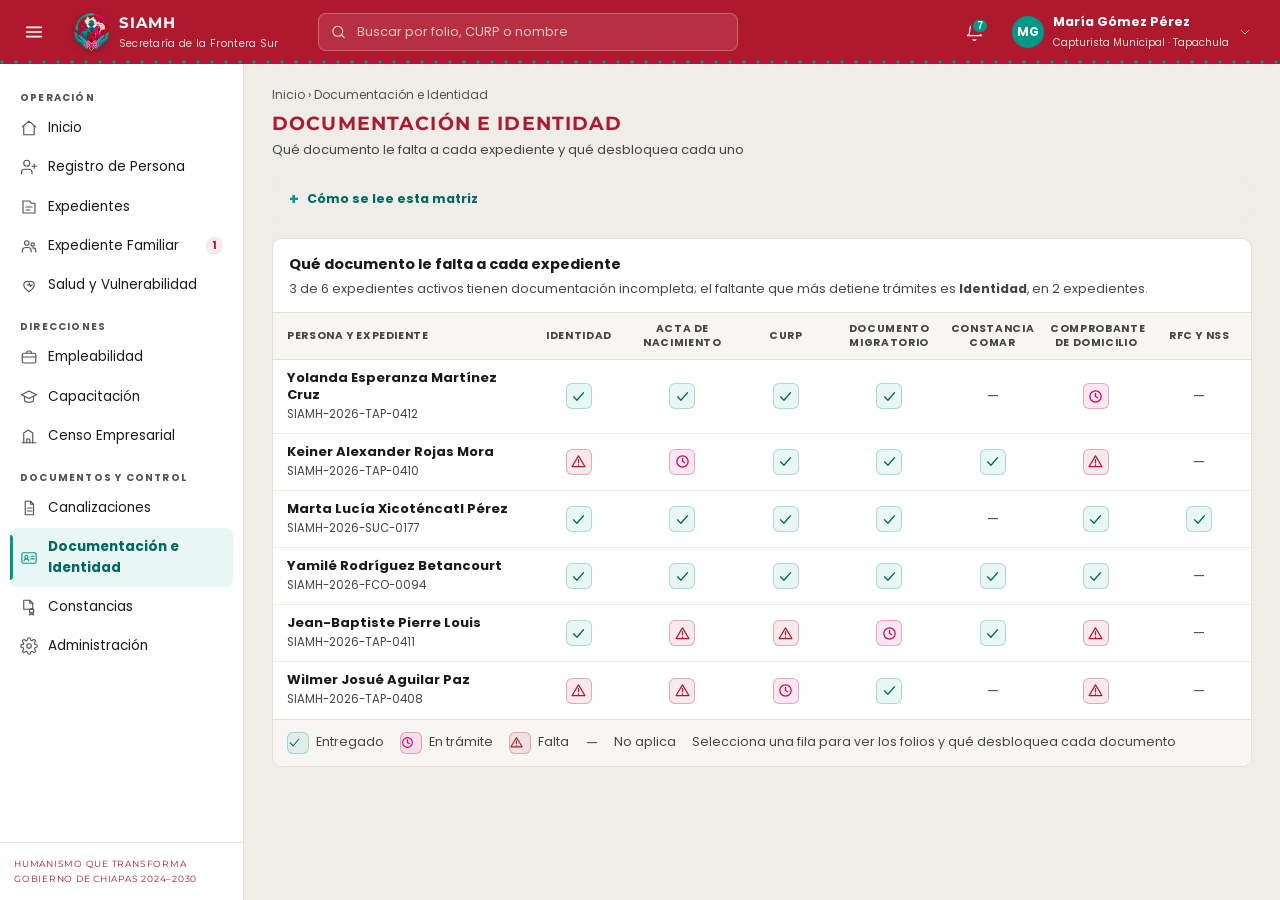
<file: Prototipo/documentacion.html>
<!DOCTYPE html>
<html lang="es-MX">
<head>
<meta charset="utf-8">
<meta name="viewport" content="width=device-width, initial-scale=1">
<title>Documentación e Identidad · SIAMH</title>
<link rel="icon" href="assets/img/simh-isotipo-96.png">
<link rel="preconnect" href="https://fonts.googleapis.com">
<link rel="preconnect" href="https://fonts.gstatic.com" crossorigin>
<link href="https://fonts.googleapis.com/css2?family=Montserrat:wght@600;700;800&family=Poppins:wght@300;400;500;600;700&display=swap" rel="stylesheet">
<link rel="stylesheet" href="assets/css/simh.css">
<style>
  /* ======================================================================
     DOCUMENTACIÓN E IDENTIDAD
     Qué documento le falta a cada expediente y qué trámite detiene.
     Las piezas compartidas están en simh.css: `.filtros-fila` (§20),
     `.accion` (§21), `.oficio-hoja` (§22) y el bloque de módulo (§23) con
     `.sec-tit`, `.vacio`, `.cartera`, `.req-item` y el piso de foco.
     ================================================================== */
  /* --- Documentación e identidad ------------------------------------------
     Matriz de personas por documento. Se toma prestado el lenguaje de la
     matriz de permisos de Administración —glifo, color y nombre accesible en
     cada celda— porque ya está probado y la pregunta es la misma: qué hay y
     qué falta, de un vistazo.                                            */
  .matriz-doc{width:100%;border-collapse:collapse;font-size:13px;table-layout:fixed}
  .matriz-doc col.c-per{width:26%}
  .matriz-doc thead th{background:var(--hueso-claro);color:var(--gris);font-size:10.5px;
    letter-spacing:.06em;text-transform:uppercase;padding:9px 6px;text-align:center;
    border-bottom:1px solid var(--linea);white-space:normal;line-height:1.35}
  .matriz-doc thead th:first-child{text-align:left;padding-left:14px}
  .matriz-doc tbody td{padding:10px 6px;border-bottom:1px solid var(--linea-suave);text-align:center}
  .matriz-doc tbody td:first-child{text-align:left;padding-left:14px}
  .matriz-doc tbody tr{cursor:pointer}
  .matriz-doc tbody tr:hover{background:var(--jade-020)}
  .matriz-doc tbody tr.activo{background:var(--jade-050)}
  .matriz-doc tbody tr:last-child td{border-bottom:0}
  .matriz-doc .d-nom{display:block;font-weight:700;font-size:13px;line-height:1.3;word-break:break-word}
  .matriz-doc .d-fol{display:block;font-size:11.5px;color:var(--gris);margin-top:2px;
    font-variant-numeric:tabular-nums;word-break:break-word}

  .dcel{display:inline-grid;place-items:center;width:26px;height:26px;border-radius:6px;
    border:1px solid transparent}
  .dcel svg{width:15px;height:15px;stroke-width:2;fill:none}
  .dcel.si{background:var(--jade-050);border-color:rgba(0,152,135,.28)}
  .dcel.si svg{stroke:var(--jade-900)}
  .dcel.tramite{background:var(--rosa-050);border-color:rgba(201,1,102,.3)}
  .dcel.tramite svg{stroke:var(--rosa)}
  .dcel.falta{background:var(--guinda-050);border-color:rgba(174,25,45,.3)}
  .dcel.falta svg{stroke:var(--guinda)}
  .dcel.na{color:var(--gris-claro);font-size:14px;line-height:1}

  .leyenda-doc{display:flex;gap:16px;flex-wrap:wrap;padding:12px 14px;
    border-top:1px solid var(--linea);background:var(--hueso-claro);font-size:12.5px;color:var(--gris)}
  .leyenda-doc span{display:inline-flex;align-items:center;gap:7px}
  .leyenda-doc .dcel{width:22px;height:22px}
  .leyenda-doc .dcel svg{width:13px;height:13px}
</style>
</head>
<body>

<main class="contenido">
  <div class="migas"><a href="index.html">Inicio</a> › Documentación e Identidad</div>

  <div class="enc">
    <div class="enc-txt">
      <h1>Documentación e Identidad</h1>
      <div class="enc-sub">Qué documento le falta a cada expediente y qué desbloquea cada uno</div>
    </div>
    <div class="enc-acc" id="encAcc"></div>
  </div>

  <details class="plegable" id="avisoMod">
    <summary>Cómo se lee esta matriz</summary>
    <div class="cuerpo" id="avisoModCuerpo"></div>
  </details>

  <div id="panel"></div>

  <p id="anuncio" class="sr-solo" role="status" aria-live="polite"></p>
</main>

<script src="assets/js/simh.js"></script>
<script src="assets/js/simh-datos.js"></script>
<script>
(function () {
  "use strict";
  SIMH.chrome("documenta");

  /* Modo sin datos de prueba (Administración › Datos de prueba). */
  if (SIMH.sinDatos()) {
    SIMH.vacioModulo({ ico:"identidad", titulo:"No hay expedientes de documentación",
      texto:"Aquí se revisa qué documentos tiene cada persona registrada y qué trámite detiene cada faltante.",
      accion:'<a class="btn btn-primario btn-s" href="registro.html">' + SIMH.icono("registro") + 'Registrar persona</a>' });
    return;
  }
  var ico = SIMH.icono, esc = SIMH.esc;
  /* Reloj, permisos y catálogo de personas: assets/js/simh-datos.js, que
     comparten los cuatro módulos de documentos. */
  var D = window.DATOS;
  var HOY = D.HOY, fecha = D.fecha, hora = D.hora, fechaHora = D.fechaHora;
  var dias = D.dias, edad = D.edad, plural = D.plural, persona = D.persona;
  var PERS = D.PERS, YO = D.YO;
  var $ = function (s) { return document.querySelector(s); };
  var $$ = function (s) { return Array.prototype.slice.call(document.querySelectorAll(s)); };

  /* Fila de un bloque de resumen. */
  function rd(lab, val) {
    return '<div class="resumen-dato"><span class="r-lab">' + esc(lab) + "</span>" +
      '<span class="r-val">' + esc(val) + "</span></div>";
  }
  function anuncia(t) { $("#anuncio").textContent = t; }
  function noSimulado(q) {
    anuncia(q);
    window.alert(q + "\n\nEn el prototipo la acción no se ejecuta.");
  }

  /* ======================================================================
     El módulo de documentación e identidad
     --------------------------------------------------------------------
     «Documentos que hacen falta», que fue como lo pidió la Dirección. La
     pregunta es de conjunto —qué falta y a quién—, así que aquí no va otra
     cartera: va una MATRIZ de personas por documento, con el lenguaje de
     celda que ya se probó en la matriz de permisos de Administración.
     Cada documento declara qué desbloquea, porque un faltante que no dice
     lo que impide no le sirve a la ventanilla para priorizar. Y de ahí sale
     la distinción que ordena la pantalla: hay faltantes que detienen un
     trámite y faltantes que no, y tratarlos igual es lo que hace que en la
     ventanilla se pidan papeles que nadie necesita.
     ================================================================== */
  var DOCS = [
    { id:"ident",  t:"Identidad",            n:"Pasaporte o documento consular",
      bloq:"Sin identidad no se recibe una solicitud en ventanilla ni se firma un contrato." },
    { id:"acta",   t:"Acta de nacimiento",   n:"Del país de origen",
      bloq:"Sin acta no se tramita la CURP ni se acredita el parentesco del grupo familiar (RF05)." },
    { id:"curp",   t:"CURP",                 n:"RENAPO",
      bloq:"Sin CURP no se tramita el NSS ni se emite una resolución de revalidación." },
    { id:"migra",  t:"Documento migratorio", n:"FMM, TVRH o residencia",
      bloq:"Sin un documento que autorice trabajar no puede firmarse el contrato (RF12)." },
    { id:"comar",  t:"Constancia COMAR",     n:"Solicitantes de refugio, con su número de registro",
      bloq:"Acredita el trámite en curso y es lo que sostiene la tarjeta por razones humanitarias." },
    { id:"dom",    t:"Comprobante de domicilio", n:"Recibo o carta de residencia",
      bloq:"Lo piden algunos planteles y los bancos. No condiciona la atención de la Secretaría." },
    { id:"fiscal", t:"RFC y NSS",            n:"Opcionales al inicio",
      bloq:"Los tramita el sector patronal después de contratar; no se piden en el alta (RF12)." }
  ];

  var EST_DOC = {
    si:      { t:"Entregado",  i:"check" },
    tramite: { t:"En trámite", i:"reloj" },
    falta:   { t:"Falta",      i:"alerta" },
    na:      { t:"No aplica",  i:null }
  };

  /* Estado documental por expediente. `num` guarda el folio del documento
     cuando lo tiene: el número de registro de la COMAR es justo el dato que
     la Dirección echó en falta, porque sin él la constancia no se coteja. */
  var DOCU = {
    "SIAMH-2026-TAP-0412": { ident:"si", acta:"si", curp:"si", migra:"si", comar:"na", dom:"tramite",
      fiscal:"na", num:{ migra:"TVRH 2026-047118 · vigente al 12/02/2027" } },
    "SIAMH-2026-TAP-0410": { ident:"falta", acta:"tramite", curp:"si", migra:"si", comar:"si",
      dom:"falta", fiscal:"na",
      num:{ comar:"COMAR/TAP/2026/03318 · presentada el 20/08/2026",
            migra:"TVRH 2026-051204 · vigente al 20/02/2027" } },
    "SIAMH-2026-SUC-0177": { ident:"si", acta:"si", curp:"si", migra:"si", comar:"na", dom:"si",
      fiscal:"si", num:{ migra:"Residencia permanente 2024-118440",
                         fiscal:"RFC XIPM850214AB1 · NSS 5619874320" } },
    "SIAMH-2026-FCO-0094": { ident:"si", acta:"si", curp:"si", migra:"si", comar:"si", dom:"si",
      fiscal:"na", num:{ comar:"COMAR/FCO/2026/01907 · resuelta favorable el 11/08/2026" } },
    "SIAMH-2026-TAP-0411": { ident:"si", acta:"falta", curp:"falta", migra:"tramite", comar:"si",
      dom:"falta", fiscal:"na",
      num:{ comar:"COMAR/TAP/2026/02955 · presentada el 05/08/2026" } },
    "SIAMH-2026-TAP-0408": { ident:"falta", acta:"falta", curp:"tramite", migra:"si", comar:"na",
      dom:"falta", fiscal:"na", num:{ migra:"TVRH 2026-051206 · vigente al 20/02/2027" } },
    "SIAMH-2026-HUI-0203": { ident:"si", acta:"si", curp:"si", migra:"na", comar:"na", dom:"si",
      fiscal:"na", num:{} }
  };

  function docDe(f) { return DOCU[f] || {}; }
  function faltanDoc(f) {
    var d = docDe(f);
    return DOCS.filter(function (x) { return d[x.id] === "falta"; });
  }
  function detieneDoc(x) {
    return x.bloq.indexOf("No condiciona") < 0 && x.bloq.indexOf("no se piden") < 0;
  }

  function dcel(est) {
    var E = EST_DOC[est] || EST_DOC.falta;
    if (!E.i) return '<span class="dcel na" title="' + E.t + '" aria-label="' + E.t + '">—</span>';
    return '<span class="dcel ' + est + '" title="' + E.t + '" role="img" aria-label="' + E.t +
      '">' + ico(E.i) + "</span>";
  }

  function matrizDocs() {
    var vis = PERS.filter(function (p) { return p.est === "activo"; });

    var filas = vis.map(function (p) {
      var d = docDe(p.f);
      return '<tr data-d="' + p.f + '" class="' + (p.f === dSel ? "activo" : "") + '">' +
        '<td><span class="d-nom">' + esc(p.n) + "</span>" +
          '<span class="d-fol">' + esc(p.f) + "</span></td>" +
        DOCS.map(function (x) { return "<td>" + dcel(d[x.id]) + "</td>"; }).join("") +
        "</tr>";
    }).join("");

    /* El faltante más frecuente sale de los datos, no está escrito a mano.
       Y se cuenta solo entre los que DETIENEN algo: el comprobante de
       domicilio es el que más falta y no impide nada, así que encabezar con
       él mandaría a la ventanilla a perseguir el papel equivocado. */
    var cuenta = DOCS.filter(detieneDoc).map(function (x) {
      return { t:x.t, n:vis.filter(function (p) { return docDe(p.f)[x.id] === "falta"; }).length };
    }).sort(function (a, b) { return b.n - a.n; });
    var peor = cuenta[0];
    var incompletos = vis.filter(function (p) { return faltanDoc(p.f).length; }).length;

    return '<div class="tarjeta" style="padding:0;overflow:hidden">' +
      '<div style="padding:15px 16px 13px;border-bottom:1px solid var(--linea)">' +
        '<h2 class="sec-tit" id="tDocs">Qué documento le falta a cada expediente</h2>' +
        '<div style="font-size:12.5px;color:var(--gris);margin-top:4px;line-height:1.5">' +
        incompletos + " de " + vis.length + " expedientes activos tienen documentación incompleta" +
        (peor && peor.n ? "; el faltante que más detiene trámites es <b>" + esc(peor.t) +
          "</b>, en " + plural(peor.n, "expediente", "expedientes") : "") + ".</div></div>" +
      '<div style="overflow-x:auto"><table class="matriz-doc">' +
        '<colgroup><col class="c-per">' +
        DOCS.map(function () { return "<col>"; }).join("") + "</colgroup><thead><tr>" +
        "<th>Persona y expediente</th>" +
        DOCS.map(function (x) { return "<th>" + esc(x.t) + "</th>"; }).join("") +
        "</tr></thead><tbody>" + filas + "</tbody></table></div>" +
      '<div class="leyenda-doc">' +
        Object.keys(EST_DOC).map(function (k) {
          return "<span>" + dcel(k) + EST_DOC[k].t + "</span>";
        }).join("") +
        "<span>Selecciona una fila para ver los folios y qué desbloquea cada documento</span>" +
      "</div></div>";
  }

  function panelDocs(f) {
    var p = persona(f), d = docDe(f);
    var falt = faltanDoc(f);
    var bloq = falt.filter(detieneDoc);
    var corto = p.n.split(" ").slice(0, 2).join(" ");

    var acc = !falt.length
      ? { tono:"ok", i:"check", t:"Expediente documentalmente completo",
          n:"No hay nada que pedirle a " + corto + "." }
      : { tono: bloq.length ? "tibia" : "ok",
          i: bloq.length ? "alerta" : "info",
          t: "Faltan " + plural(falt.length, "documento", "documentos") +
             (bloq.length ? ", " + plural(bloq.length, "de ellos detiene un trámite",
                                          "de ellos detienen trámites") : ""),
          n: bloq.length
               ? bloq[0].t + ": " + bloq[0].bloq
               : "Ninguno impide que la Secretaría atienda a " + corto +
                 "; se regularizan sobre la marcha y no pueden pedirse como condición." };

    var filas = DOCS.map(function (x) {
      var st = d[x.id] || "falta", E = EST_DOC[st];
      var num = (d.num || {})[x.id];
      return '<div class="req-item"><span class="r-ico ' + st + '">' +
        (E.i ? ico(E.i) : "—") + "</span>" +
        '<span class="r-tx"><span class="r-t">' + esc(x.t) + "</span>" +
        '<span class="r-est ' + st + '">' + esc(E.t) + (num ? " · " + esc(num) : "") + "</span>" +
        '<span class="r-n">' + esc(x.n) + ". " + esc(x.bloq) + "</span></span></div>";
    }).join("");

    return '<div class="accion ' + acc.tono + '" style="margin-top:18px">' + ico(acc.i) +
      '<div class="a-tx"><span class="a-t">' + esc(acc.t) + "</span>" +
      '<span class="a-n">' + esc(acc.n) + "</span></div></div>" +
      '<div class="tarjeta"><div class="tarjeta-enc">' +
      '<h2 class="sec-tit" id="tDocPer" tabindex="-1">Documentación de ' + esc(p.n) + "</h2>" +
      '<span class="chip chip-neutro">' + esc(p.f) + "</span></div>" + filas + "</div>";
  }

  function vistaDocs() {
    return matrizDocs() + (dSel ? panelDocs(dSel) : "");
  }

  /* ------------------------------------ Eventos de documentación ------- */
  function eventosDocs() {
    $$("[data-d]").forEach(function (tr) {
      tr.onclick = function () {
        var f = this.getAttribute("data-d");
        dSel = (dSel === f) ? null : f;
        pinta();
        var h = $("#tDocPer");
        if (h) {
          h.focus({ preventScroll:true });
          h.scrollIntoView({ behavior:"smooth", block:"center" });
          anuncia("Documentación de " + persona(f).n + ".");
        } else {
          anuncia("Panel cerrado.");
        }
      };
    });
  }
  /* ======================================================================
     Pintado y arranque
     ================================================================== */
  var dSel = null;             /* expediente abierto bajo la matriz */

  $("#avisoModCuerpo").innerHTML =
    '<div class="resumen-lista">' +
    '<div class="resumen-dato"><span class="r-lab">No todo lo que falta detiene algo</span>' +
      '<span class="r-val">Cada documento declara qué bloquea. Los recuentos y el titular cuentan ' +
      'solo los que <b>detienen un trámite</b>: el comprobante de domicilio es el que más falta y ' +
      'no impide nada, y encabezar con él mandaría a la ventanilla a perseguir el papel ' +
      'equivocado.</span></div>' +
    '<div class="resumen-dato"><span class="r-lab">Un faltante no justifica negar la atención</span>' +
      '<span class="r-val">La Secretaría atiende con lo que la persona traiga. Si una institución ' +
      'condiciona su atención a un documento, eso se registra en ' +
      '<a href="revalidacion.html">Revalidación de Estudios</a> cuando es educativa, y se reclama ' +
      'por oficio.</span></div>' +
    '<div class="resumen-dato"><span class="r-lab">RFC y NSS son opcionales al inicio</span>' +
      '<span class="r-val">Los tramita el sector patronal después de contratar. Pedirlos en el alta ' +
      'retrasa el registro sin ganar nada (RF12).</span></div>' +
    '<div class="resumen-dato"><span class="r-lab">La constancia COMAR lleva su número</span>' +
      '<span class="r-val">Sin el número de registro la constancia no se puede cotejar ante la ' +
      'COMAR, y es lo que sostiene la tarjeta por razones humanitarias.</span></div>' +
    "</div>";

  function pinta() {
    $("#encAcc").innerHTML = "";
    $("#panel").innerHTML = vistaDocs();
    eventosDocs();
  }

  /* Atajo de revisión: ?d=0410 abre el expediente con más faltantes. */
  var q = new URLSearchParams(location.search).get("d");
  if (q) PERS.forEach(function (x) { if (x.f.indexOf(q) >= 0) dSel = x.f; });

  pinta();
})();
</script>
</body>
</html>
</file>
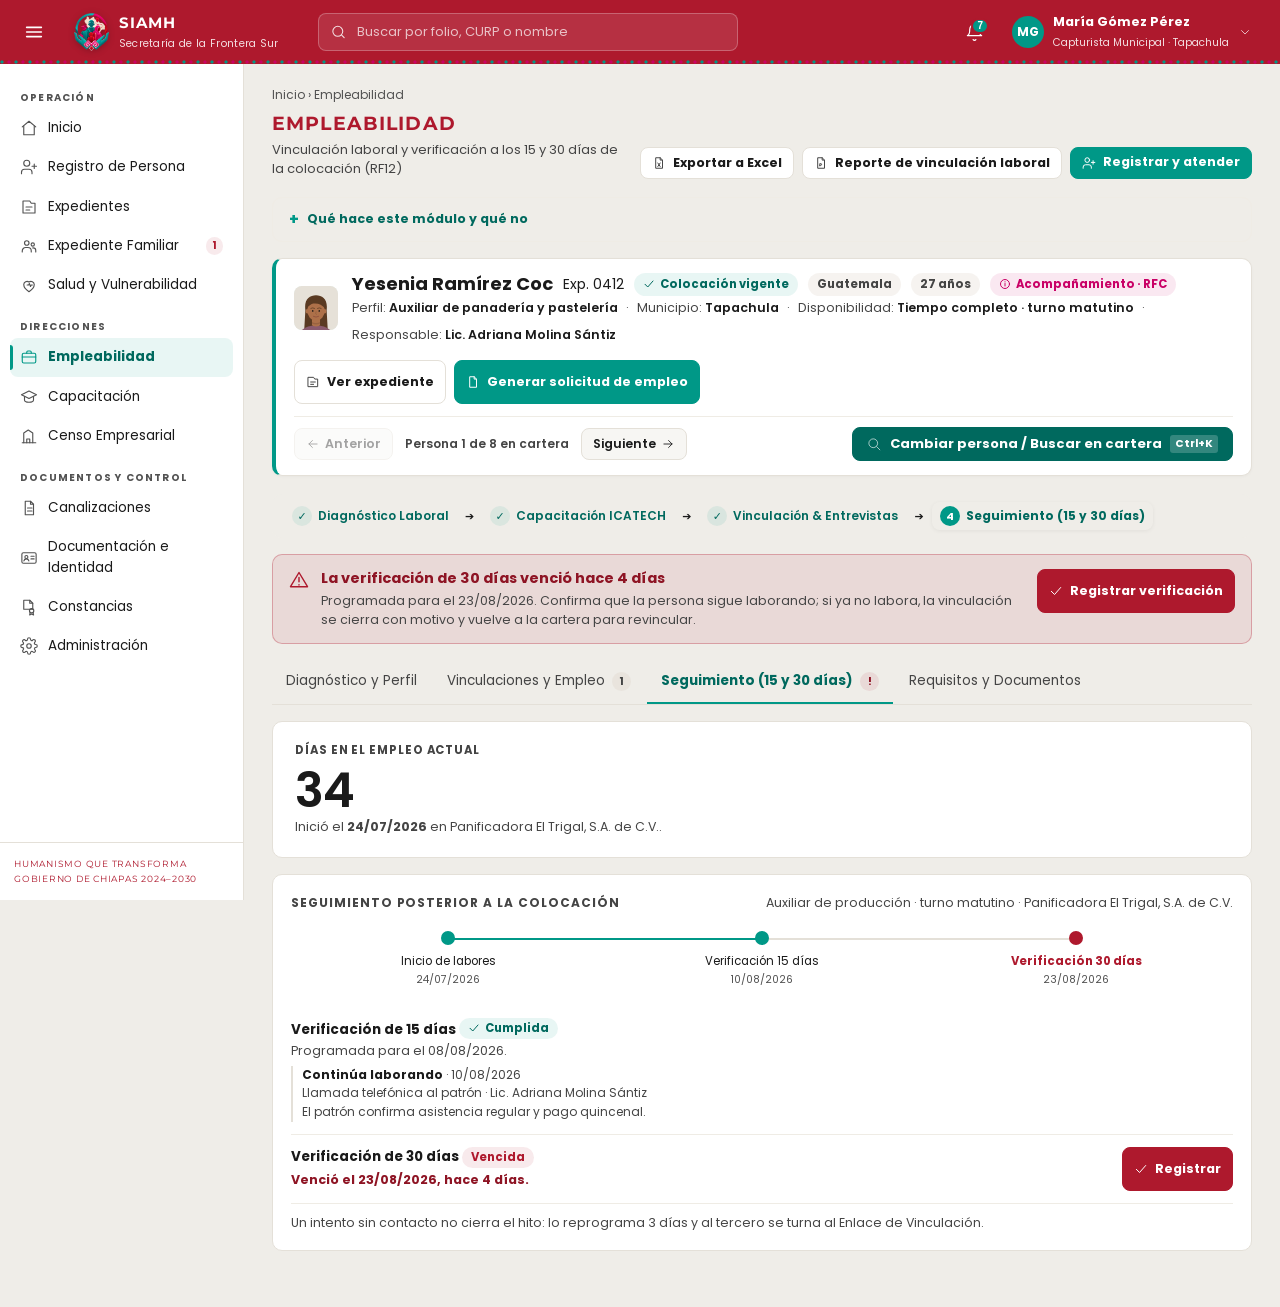
<file: Prototipo/empleabilidad.html>
<!DOCTYPE html>
<html lang="es-MX">
<head>
<meta charset="utf-8">
<meta name="viewport" content="width=device-width, initial-scale=1">
<title>Empleabilidad · Vinculación laboral y seguimiento · SIAMH</title>
<link rel="icon" href="assets/img/simh-isotipo-96.png">
<link rel="preconnect" href="https://fonts.googleapis.com">
<link rel="preconnect" href="https://fonts.gstatic.com" crossorigin>
<link href="https://fonts.googleapis.com/css2?family=Montserrat:wght@600;700;800&family=Poppins:wght@300;400;500;600;700&display=swap" rel="stylesheet">
<link rel="stylesheet" href="assets/css/simh.css">
<style>
  /* ====================================================================
     Empleabilidad · RF12
     Aquí solo vive lo específico de esta pantalla. Todo lo demás son
     componentes de assets/css/simh.css: .tarjeta, .exp-cab, .ruta,
     .hero, .chip, .aviso, .tabla, .campo, .modulo, .resumen-dato.
     ================================================================== */
  .g-maestro{display:grid;grid-template-columns:308px minmax(0,1fr);gap:16px;align-items:start}
  .g-maestro > *{min-width:0}
  @media (max-width:1180px){ .g-maestro{grid-template-columns:1fr} }
  @media (max-width:1080px){ .rejilla.g-hero,.rejilla.g-2{grid-template-columns:1fr} }

  /* ---------- Cartera: ordenada por vencimiento, no por fecha de alta -- */
  .pers-item{display:block;width:100%;text-align:left;background:none;border:0;
    border-bottom:1px solid var(--linea-suave);padding:11px 12px;cursor:pointer;
    font-family:var(--f-texto);position:relative}
  .pers-item:hover{background:var(--hueso-claro)}
  .pers-item.activo{background:var(--jade-050)}
  .pers-item.activo::before{content:"";position:absolute;left:0;top:8px;bottom:8px;width:3px;
    background:var(--jade);border-radius:0 3px 3px 0}
  .pers-item .p-nom{display:block;font-size:13.5px;font-weight:700;color:var(--tinta);line-height:1.3;margin:6px 0 2px}
  .pers-item .p-folio{display:block;font-size:11.5px;color:var(--gris-claro);font-variant-numeric:tabular-nums}
  .pers-item .p-donde{display:block;font-size:11.5px;color:var(--gris);line-height:1.4;margin-top:4px}
  .pers-item .p-alerta{display:flex;gap:5px;align-items:flex-start;font-size:11.5px;color:var(--guinda-900);
    font-weight:700;margin-top:5px;line-height:1.35}
  .pers-item .p-alerta svg{width:13px;height:13px;stroke:var(--guinda);stroke-width:2;fill:none;flex:none;margin-top:1px}
  .pers-item .p-alerta.tibia{color:var(--alerta)}
  .pers-item .p-alerta.tibia svg{stroke:var(--alerta)}

  .chips-filtro{display:flex;gap:6px;flex-wrap:wrap;margin-top:10px}
  .chips-filtro .chip{cursor:pointer;border:0;font-family:var(--f-texto)}

  /* El marcador .seg-mini (dos puntos de color) se retiró: el estado viajaba
     solo en el color y sin nombre accesible. Lo sustituye .seg2, más abajo. */

  /* ---------- Hitos de verificación: cada uno es un registro ----------- */
  .ruta-hito.vencido{color:var(--critico);font-weight:700}
  .ruta-hito.vencido .r-bolita{background:var(--critico);border-color:var(--critico)}
  .ruta-hito.porvencer{color:var(--alerta);font-weight:700}
  .ruta-hito.porvencer .r-bolita{background:var(--blanco);border-color:var(--alerta);
    box-shadow:0 0 0 3px var(--rosa-050)}
  .ruta-hito.nula .r-bolita{border-style:dashed}

  .hito{display:flex;gap:13px;align-items:flex-start;padding:12px 0;border-bottom:1px solid var(--linea-suave)}
  .hito:last-child{border-bottom:0;padding-bottom:0}
  .hito .h-tx{flex:1;min-width:0}
  .hito .h-t{display:block;font-size:13.5px;font-weight:700;color:var(--tinta);line-height:1.3}
  .hito .h-n{display:block;font-size:11.5px;color:var(--gris);margin-top:3px;line-height:1.45}
  .hito .h-n.mal{color:var(--guinda-900);font-weight:700}
  .hito .h-n.pv{color:var(--alerta);font-weight:700}
  .hito .h-acc{flex:none}
  .hito .h-reg{display:block;font-size:12px;color:var(--gris);margin-top:6px;line-height:1.55;
    border-left:2px solid var(--linea);padding-left:9px}
  .hito .h-reg b{color:var(--tinta);font-weight:700}
  .hito .h-reg.fallido{border-left-color:var(--arena)}

  /* ---------- Requisitos para formalizar la contratación --------------- */
  .reqc{display:flex;align-items:flex-start;gap:11px;padding:11px 0;border-bottom:1px solid var(--linea-suave)}
  .reqc:first-child{padding-top:0}
  .reqc:last-child{border-bottom:0;padding-bottom:0}
  .reqc > svg{width:17px;height:17px;stroke-width:2;fill:none;flex:none;margin-top:2px;stroke:var(--gris-claro)}
  .reqc.si > svg{stroke:var(--jade-900)}
  .reqc.no > svg{stroke:var(--critico)}
  .reqc.pv > svg{stroke:var(--alerta)}
  .reqc .rq-tx{flex:1;min-width:0}
  .reqc .rq-t{display:block;font-size:13.5px;font-weight:700;color:var(--tinta);line-height:1.3}
  .reqc .rq-n{display:block;font-size:11.5px;color:var(--gris);margin-top:3px;line-height:1.45}
  .reqc.no .rq-n{color:var(--guinda-900);font-weight:700}
  .reqc.pv .rq-n{color:var(--alerta);font-weight:700}
  .reqc .rq-et{display:inline-block;font-size:9.5px;letter-spacing:.06em;text-transform:uppercase;
    font-weight:700;color:var(--gris-claro);border:1px solid var(--linea);border-radius:3px;
    padding:1px 5px;margin-left:7px;vertical-align:2px}

  /* ---------- Historial laboral ---------------------------------------- */
  /* table-layout:fixed y anchos declarados: es la única forma de que seis
     columnas no desborden y corten la de acciones, que es el defecto que
     ya apareció en el listado de expedientes y en capacitacion.html.      */
  table.tabla.t-hist{table-layout:fixed}
  table.tabla.t-hist tbody td{vertical-align:top;word-break:break-word}
  table.tabla.t-hist thead th{white-space:normal}
  .t-hist td,.t-hist th{padding-left:12px;padding-right:12px}
  .t-hist col.c-vac{width:27%}
  .t-hist col.c-eta{width:13%}
  .t-hist col.c-res{width:19%}
  .t-hist col.c-seg{width:15%}
  .t-hist col.c-rsp{width:13%}
  .t-hist col.c-acc{width:13%}
  /* .btn trae white-space:nowrap: en una celda estrecha eso vuelve a
     desbordar la tabla. Aquí el enlace de acción sí puede partirse. */
  .t-hist .btn-texto{white-space:normal;text-align:right;line-height:1.35;display:inline}
  .t-hist .v-vac{display:block;font-weight:700;font-size:13px;line-height:1.25}
  .t-hist .v-emp{display:block;font-size:11.5px;color:var(--gris);margin-top:2px;line-height:1.35}
  .t-hist .v-fec{display:block;font-size:11px;color:var(--gris-claro);margin-top:4px;
    font-variant-numeric:tabular-nums;line-height:1.4}
  .t-hist .v-res{display:block;font-size:12.5px;line-height:1.35}
  .t-hist .v-mot{display:block;font-size:11.5px;color:var(--gris);margin-top:3px;line-height:1.4}
  .t-hist .v-mot.mal{color:var(--guinda-900)}
  .t-hist tr.cerrada td{background:var(--hueso-claro)}
  .t-hist tr.cerrada .v-vac{color:var(--gris)}
  .t-hist .v-na{color:var(--gris-claro)}
  .t-hist .v-resp{font-size:12px;color:var(--gris);line-height:1.4}

  .filtros-tabla{display:flex;gap:6px;flex-wrap:wrap}
  .filtros-tabla .chip{cursor:pointer;border:0;font-family:var(--f-texto)}

  /* ---------- Paneles de captura --------------------------------------- */
  .panel{border:1px solid var(--jade);border-radius:var(--radio);background:var(--jade-020);
    padding:15px 16px;margin-top:16px}
  .panel > h3{margin:0 0 3px;font-family:var(--f-texto);font-size:14.5px;font-weight:700;
    color:var(--tinta);text-transform:none;letter-spacing:0}
  .panel > .p-int{font-size:12.5px;color:var(--gris);margin:0 0 13px;line-height:1.5}
  .panel.grave{border-color:var(--guinda);background:var(--guinda-050)}
  .panel.grave > h3{color:var(--guinda-900)}
  .panel .campo{margin-bottom:12px}

  /* La consecuencia se declara antes de confirmar, nunca después. */
  .conse{border-left:3px solid var(--jade);background:var(--blanco);padding:10px 12px;
    border-radius:0 var(--radio-s) var(--radio-s) 0;font-size:12.5px;color:var(--gris);
    margin:2px 0 13px;line-height:1.55}
  .conse.rompe{border-left-color:var(--guinda);color:var(--guinda-900)}
  .conse.tibia{border-left-color:var(--alerta);color:#7d0140}
  .conse b{color:var(--tinta);font-weight:700}
  .conse.rompe b{color:var(--guinda-900)}
  .conse svg{width:14px;height:14px;stroke-width:2;fill:none;vertical-align:-2px;margin-right:4px;stroke:var(--jade)}
  .conse.rompe svg{stroke:var(--guinda)}
  .conse.tibia svg{stroke:var(--alerta)}

  .opciones{display:grid;grid-template-columns:repeat(auto-fit,minmax(210px,1fr));gap:8px;margin-bottom:13px}
  /* Nombre de clase: NO usar .opc — el sistema ya la ocupa para el "(opcional)"
     de las etiquetas de campo, y ahí esta caja rompía la etiqueta en dos. */
  .opcion{display:flex;gap:9px;align-items:flex-start;border:1px solid var(--linea);border-radius:var(--radio-s);
    background:var(--blanco);padding:10px 11px;cursor:pointer;font-family:var(--f-texto)}
  .opcion:hover{border-color:var(--arena)}
  .opcion input{width:17px;height:17px;accent-color:var(--jade);margin-top:1px;flex:none}
  .opcion.sel{border-color:var(--jade);box-shadow:0 0 0 2px var(--jade-050)}
  .opcion.sel.grave{border-color:var(--guinda);box-shadow:0 0 0 2px var(--guinda-050)}
  .opcion .o-t{display:block;font-size:13px;font-weight:700;line-height:1.3;color:var(--tinta)}
  .opcion .o-n{display:block;font-size:11.5px;color:var(--gris);margin-top:2px;line-height:1.4}

  /* ---------- Aislamiento entre direcciones (RNF01) -------------------- */
  .mods{display:grid;grid-template-columns:repeat(auto-fit,minmax(300px,1fr));gap:10px}

  /* La cifra héroe no debe estirarse a la altura de la tarjeta vecina:
     centrada dentro de una caja alta deja un hueco que no dice nada.      */
  .rejilla.g-hero > .hero{align-self:start}
  /* Cuando no hay cifra se escribe "—", nunca un cero que mentiría. A 48 px
     un guion largo se lee como una barra negra, así que se compone tenue.  */
  .hero .h-num.sin{font-size:32px;color:var(--gris-claro);font-weight:400}

  .sec-tit{font-family:var(--f-texto);font-size:14.5px;font-weight:700;color:var(--tinta);
    text-transform:none;letter-spacing:0;margin:0}
  .vacio{padding:36px 20px;text-align:center;color:var(--gris-claro);font-size:13px;line-height:1.6}
  .vacio svg{width:34px;height:34px;stroke-width:1.2;stroke:var(--arena);fill:none;display:block;margin:0 auto 10px}
  .nac{display:inline-block;font-size:11px;font-weight:700;letter-spacing:.05em;color:var(--gris);
    border:1px solid var(--linea);border-radius:3px;padding:1px 5px;margin-left:6px;vertical-align:1px}

  /* ======================================================================
     REVISIÓN DE ACCESIBILIDAD Y CARGA COGNITIVA (v3)
     --------------------------------------------------------------------
     La versión anterior era correcta de fondo y difícil de usar: mostraba
     los siete bloques de la persona a la vez (≈2 000 px de alto), repetía
     el mismo vencimiento en tres lugares y cifraba el estado de los hitos
     en dos puntos de color sin texto. Lo que sigue corrige eso sin tocar
     el sistema de diseño global: son reglas locales de esta pantalla.
     ================================================================== */

  /* --- 1. Piso de legibilidad ------------------------------------------
     El prompt de identidad exige contraste AA y no depender del color.
     Aquí nada baja de 12.5 px y el texto secundario usa --gris (#5F5F5F,
     7.1:1 sobre blanco) en vez de --gris-claro (#8C8C8C, 3.1:1), que no
     alcanza AA para texto pequeño. --gris-claro queda solo para texto
     desactivado y para el guion de "no aplica".                          */
  .pers-item .p-folio{font-size:12.5px;color:var(--gris)}
  .pers-item .p-donde,
  .pers-item .p-alerta{font-size:12.5px}
  .hito .h-n,.reqc .rq-n,.t-hist .v-emp,.t-hist .v-mot{font-size:12.5px}
  .t-hist .v-fec{font-size:12px;color:var(--gris)}
  .tarjeta-pie,.tabla-pie{font-size:12.5px;color:var(--gris)}
  .vacio{color:var(--gris);font-size:13px}

  /* --- 2. Área táctil de 44 px ------------------------------------------
     Requisito explícito del manual. Se aplica a los controles que se usan
     con el dedo o con prisa en ventanilla; los chips de filtro llegan a 36
     px y se separan 8 px, que es el mínimo con el que no se pulsan dos.   */
  .g-maestro .btn,#detalle .btn,#detalle .btn-s{min-height:44px}
  .t-hist .btn-texto{min-height:44px;padding:0 4px}
  .chips-filtro .chip,.filtros-tabla .chip{min-height:36px;padding:0 10px;font-size:12.5px;gap:6px}
  .chips-filtro{gap:8px}
  .filtros-tabla{gap:8px}
  .pestana{min-height:44px}

  /* --- 3. Foco visible --------------------------------------------------
     El detalle se repinta entero con innerHTML: sin un anillo de foco
     evidente el teclado se pierde. Un solo anillo para toda la pantalla.  */
  #detalle :focus-visible,.g-maestro :focus-visible,.pestana:focus-visible{
    outline:3px solid var(--jade);outline-offset:2px;border-radius:4px}
  #detalle h2[tabindex]:focus{outline:3px solid var(--jade);outline-offset:4px}

  /* --- 4. Estado de los hitos con forma y texto, no solo color ----------
     Antes: dos <i> de color, sin nombre accesible, con la leyenda "15 d ·
     30 d de seguimiento", que nombra los hitos pero no dice cómo están.
     Ahora cada hito es una pastilla con glifo + palabra + color, así que
     se lee igual en escala de grises y la lee un lector de pantalla.     */
  .seg2{display:flex;flex-wrap:wrap;gap:6px}
  .pers-item .seg2{margin-bottom:7px}
  .seg2 .s2{display:inline-flex;align-items:center;gap:5px;font-size:11.5px;font-weight:700;
    line-height:1.2;padding:3px 8px;border-radius:999px;border:1px solid var(--linea);
    background:var(--hueso-claro);color:var(--gris);white-space:nowrap}
  .seg2 .s2 .g{font-size:12px;line-height:1}
  .seg2 .s2.ok{background:var(--jade-050);border-color:rgba(0,152,135,.3);color:var(--jade-900)}
  .seg2 .s2.mal{background:var(--guinda-050);border-color:rgba(174,25,45,.3);color:var(--guinda-900)}
  .seg2 .s2.pv{background:var(--rosa-050);border-color:rgba(201,1,102,.3);color:#7d0140}
  .seg2 .s2.na{border-style:dashed;color:var(--gris)}

  /* --- 5. Pestañas del detalle -----------------------------------------
     Divulgación progresiva: seguimiento, historial y expediente laboral
     dejan de competir en una sola columna. Es el mismo componente de
     expediente-detalle.html, no uno nuevo.                                */
  .pest-det{margin:16px 0 16px}
  .pest-det .pestana{font-size:13.5px}
  .pest-det .pestana .cta{display:inline-flex;align-items:center;justify-content:center;
    min-width:19px;height:19px;padding:0 5px;margin-left:7px;border-radius:999px;
    font-size:11px;font-weight:700;background:var(--arena-050);color:var(--gris)}
  .pest-det .pestana.activa .cta{background:var(--jade-050);color:var(--jade-900)}
  .pest-det .pestana .cta.urge{background:var(--guinda-050);color:var(--guinda-900)}

  /* --- 6. Barra de acción única ----------------------------------------
     Un solo lugar dice qué hay que hacer con esta persona hoy. Antes el
     mismo vencimiento aparecía en el aviso rojo, en el pie de la cifra
     héroe y en la fila del hito, con dos botones idénticos. El componente
     `.accion` vive en simh.css §21: la regla vale para todas las pantallas.
     -------------------------------------------------------------------- */

  /* Marca de acompañamiento dentro de la ficha de requisitos, y la
     observación que la sostiene. La marca no viaja sola en el color: lleva
     glifo y palabra, como el resto de los estados del sistema. */
  .reqc .rq-ac{display:inline-flex;align-items:center;gap:4px;margin-left:8px;
    font-size:11px;font-weight:700;color:var(--rosa);text-transform:none;letter-spacing:0}
  .reqc .rq-ac svg{width:12px;height:12px;stroke:var(--rosa);stroke-width:2;fill:none}
  .reqc .rq-obs{display:block;font-size:12.5px;color:var(--gris);line-height:1.55;margin-top:6px;
    border-left:2px solid var(--rosa-050);padding-left:9px}
  .reqc .rq-obs b{color:var(--tinta)}

  /* --- 7. Historial: de seis columnas a cuatro -------------------------
     Con seis columnas el chip de etapa (que trae white-space:nowrap)
     desbordaba su 13% y se encimaba con la columna de resultado, y
     "Cerrar vinculación" se partía a mitad de palabra. Etapa y resultado
     cuentan lo mismo, así que van juntos; el responsable baja a la
     primera celda, que es donde ya viven las fechas.                      */
  .t-hist col.c-vac{width:38%}
  .t-hist col.c-eta{width:26%}
  .t-hist col.c-seg{width:20%}
  .t-hist col.c-acc{width:16%}
  .t-hist .btn-texto{white-space:normal;text-align:left;line-height:1.35;display:inline-block;
    word-break:normal;overflow-wrap:anywhere}
  .t-hist td .chip{white-space:normal;margin-bottom:5px}
  .t-hist .v-resp{display:block;font-size:12px;color:var(--gris);margin-top:4px;line-height:1.4}

  /* --- 8. La columna del maestro se queda pegada ------------------------
     Con el detalle en pestañas la página deja de medir 2 000 px, así que
     el hueco muerto bajo la cartera desaparece por sí solo.               */
  .g-maestro > .maestro{position:sticky;top:calc(var(--topbar-h) + 16px)}
  @media (max-width:1100px){
    .g-maestro{grid-template-columns:1fr}
    .g-maestro > .maestro{position:static}
  }

  /* Ruta visual de empleabilidad */
  .ruta-empleo-barra{display:flex;background:var(--hueso);border-radius:var(--radio);padding:8px 12px;margin:12px 0 16px;gap:8px;align-items:center;overflow-x:auto}
  .reb-paso{display:flex;align-items:center;gap:6px;font-size:12px;font-weight:600;color:var(--gris);white-space:nowrap;padding:4px 8px;border-radius:var(--radio-s);text-decoration:none}
  .reb-paso.activo{background:var(--blanco);color:var(--jade-900);font-weight:700;box-shadow:0 1px 4px rgba(0,0,0,.06)}
  .reb-paso.cumplido{color:var(--jade-900)}
  .reb-num{display:inline-flex;align-items:center;justify-content:center;width:20px;height:20px;border-radius:50%;background:var(--linea);font-size:11px;font-weight:700;color:var(--gris)}
  .reb-paso.activo .reb-num{background:var(--jade);color:#fff}
  .reb-paso.cumplido .reb-num{background:var(--jade-050);color:var(--jade-900)}
  .reb-sep{color:var(--linea-fuerte);font-size:11px}

  /* Chips de oficios */
  .chip-oficio{display:inline-flex;align-items:center;gap:6px;background:var(--blanco);border:1px solid var(--linea);padding:6px 10px;border-radius:var(--radio-s);font-size:12px;cursor:pointer;user-select:none;transition:all .15s}
  .chip-oficio:hover{border-color:var(--arena)}
  .chip-oficio.sel{background:var(--jade-050);border-color:var(--jade);color:var(--jade-900);font-weight:700}
  .chip-oficio input{margin:0;accent-color:var(--jade)}
  /* Exportar a Excel con el formato de la Dirección (22/09/2026) */
  .xls-velo{position:fixed;inset:0;z-index:200;background:rgba(20,20,20,.45);display:flex;
    align-items:flex-start;justify-content:center;overflow:auto;padding:40px 16px}
  .xls-caja{width:100%;max-width:880px;margin:0}
  .xls-g{font-size:12px;font-weight:700;text-transform:uppercase;letter-spacing:.05em;color:var(--gris);
    margin:16px 0 8px}
  .xls-g small{text-transform:none;letter-spacing:0;font-weight:400}
  .xls-lista{display:grid;grid-template-columns:repeat(auto-fill,minmax(250px,1fr));gap:2px 16px}
  .xls-op{display:flex;align-items:center;gap:9px;min-height:36px;font-size:13px;cursor:pointer}
  .xls-op input{width:17px;height:17px;accent-color:var(--jade);flex:none}
  .xls-acc{display:flex;gap:8px;align-items:center;flex-wrap:wrap;margin-top:18px;padding-top:14px;
    border-top:1px solid var(--linea)}
  /* Cuestionario de persona empleada (22/09/2026) */
  .cq-g{font-size:12px;font-weight:700;text-transform:uppercase;letter-spacing:.05em;color:var(--gris);
    margin:16px 0 8px;padding-top:12px;border-top:1px solid var(--linea-suave)}
  .cq-g:first-of-type{border-top:0;padding-top:0}
  .cq-falta{display:grid;grid-template-columns:repeat(auto-fill,minmax(280px,1fr));gap:4px 14px}
  .cq-fila{display:grid;grid-template-columns:minmax(0,1.1fr) minmax(0,1.3fr) auto auto;gap:10px;align-items:center;
    padding:8px 0;border-bottom:1px solid var(--linea-suave);font-size:13px}
  .cq-fila:last-child{border-bottom:0}
  .cq-p{color:var(--gris);line-height:1.35}
  .cq-r{font-weight:600;color:var(--tinta);line-height:1.35}
  .cq-f{display:inline-block;font-size:11.5px;font-weight:700;color:var(--jade-900);background:var(--jade-050);
    border-radius:10px;padding:2px 8px;white-space:nowrap;text-transform:none;letter-spacing:0}
  .cq-f.man{color:#7d0140;background:var(--rosa-050)}
  .cq-corr{grid-column:1/-1;background:var(--hueso-claro);padding:10px 12px;border-radius:var(--radio-s);margin:6px 0}
  @media (max-width:900px){.cq-fila{grid-template-columns:1fr}}
  .cq-docs{display:flex;gap:10px 18px;align-items:flex-end;flex-wrap:wrap;margin-bottom:6px}
  .cq-doc{display:flex;align-items:center;gap:7px;min-height:44px;font-weight:700;font-size:13px;cursor:pointer}
  .cq-doc input{width:18px;height:18px;accent-color:var(--jade)}
</style>
</head>
<body>

<main class="contenido">
  <div class="migas"><a href="index.html">Inicio</a> › Empleabilidad</div>

  <div class="enc">
    <div class="enc-txt">
      <h1>Empleabilidad</h1>
      <div class="enc-sub">Vinculación laboral y verificación a los 15 y 30 días de la colocación (RF12)</div>
    </div>
    <div class="enc-acc">
      <button class="btn btn-secundario btn-s" type="button" id="btnXls"></button>
      <button class="btn btn-secundario btn-s" type="button" id="btnPdf"></button>
      <a class="btn btn-primario btn-s" id="btnAltaEmpleo" href="registro.html?origen=empleo"></a>
    </div>
  </div>

  <!-- Las reglas del módulo (RNF01 y RNF02) son ciertas y permanentes, pero
       no se necesitan en cada visita: cuatro líneas de texto normativo fijas
       en la cabecera eran la primera cosa que leía quien abría la pantalla.
       Se pliegan, y el resumen deja a la vista lo único operativo.          -->
  <details class="plegable" id="avisoPermisos">
    <summary>Qué hace este módulo y qué no</summary>
    <div class="cuerpo" id="avisoPermisosCuerpo"></div>
  </details>

  <!-- ========================== Detalle a Pantalla Completa ============================= -->
  <div id="detalle" style="max-width:100%"></div>

  <!-- El repintado por innerHTML no avisa de nada a un lector de pantalla:
       este renglón anuncia a quién se seleccionó y qué está pendiente.     -->
  <p id="anuncio" class="sr-solo" role="status" aria-live="polite"></p>
</main>

<script src="assets/js/simh.js"></script>
<script src="assets/js/simh-datos.js"></script>
<script src="assets/js/plantilla-solicitantes.js"></script>
<script src="assets/js/solicitud-empleo.js"></script>
<script>
(function () {
  "use strict";
  SIMH.chrome("empleo");

  /* Modo sin datos de prueba (Administración › Datos de prueba). */
  /* Con los datos de prueba limpios, la cartera muestra solo a quienes se
     registraron con el alta rápida; si no hay ninguna, el estado vacío. */
  if (SIMH.sinDatos() && !window.DATOS.altasEmpleo().length) {
    SIMH.vacioModulo({ ico:"empleo", titulo:"La cartera de Empleabilidad está vacía",
      texto:"Aquí aparecen las personas registradas que buscan empleo, con su diagnóstico y sus vinculaciones.",
      accion:'<a class="btn btn-primario btn-s" href="registro.html?origen=empleo">' + SIMH.icono("registro") +
             'Registrar y atender en Empleabilidad</a>' });
    return;
  }
  /* Catálogos compartidos: assets/js/simh-datos.js. Sectores y escolaridad
     ya no se escriben aquí porque los comparte con el alta de persona. */
  var D = window.DATOS;
  var ico = SIMH.icono, esc = SIMH.esc;
  var $  = function (s) { return document.querySelector(s); };
  var $$ = function (s) { return Array.prototype.slice.call(document.querySelectorAll(s)); };

  var HOY = "2026-08-27";

  $("#btnXls").innerHTML = ico("excel") + "Exportar a Excel";
  $("#btnAltaEmpleo").innerHTML = ico("registro") + "Registrar y atender";
  $("#btnPdf").innerHTML = ico("pdf") + "Reporte de vinculación laboral";

  $("#avisoPermisosCuerpo").innerHTML =
    '<div class="resumen-lista">' +
    '<div class="resumen-dato"><span class="r-lab">Esta ventanilla sí puede</span>' +
      '<span class="r-val">Registrar vinculaciones, agendar entrevistas, capturar el resultado, ' +
      'el inicio de labores y las verificaciones de 15 y 30 días.</span></div>' +
    '<div class="resumen-dato"><span class="r-lab">Esta ventanilla no puede</span>' +
      '<span class="r-val">Emitir la constancia de colocación ni cerrar formalmente el seguimiento: ' +
      'los emite el Enlace de Vinculación Laboral (RNF02). Tampoco eliminar una vinculación (RNF03).</span></div>' +
    '<div class="resumen-dato"><span class="r-lab">Aislamiento entre direcciones</span>' +
      '<span class="r-val">Desde Empleabilidad no se consulta Salud ni Vulnerabilidad, y ninguna ' +
      'condición de salud puede usarse como criterio para vincular o descartar a una persona (RNF01).</span></div>' +
    "</div>";

  /* ======================================================================
     1. Lo que RF12 pide de verdad
     --------------------------------------------------------------------
     El guion original resolvía esta pantalla como una tabla de la persona
     más un panel lateral con dos chips ("15 días" / "30 días"). Eso falla
     en tres puntos que sí importan en operación:

       · El módulo no se abre desde una persona: se abre desde el menú. Lo
         que llega solo son los VENCIMIENTOS, no las personas. Por eso es
         una cartera maestro-detalle ordenada por vencimiento, igual que
         Salud y Capacitación.
       · Un hito de seguimiento no es un chip de estado: es un REGISTRO con
         fecha real, medio de verificación, resultado y responsable. Un chip
         que dice "Vencido" no dice qué hacer ni deja constancia de nada.
       · "Contratación (Sí / No)" no es un booleano: colapsa "todavía no hay
         entrevista" con "no la contrataron", que es justo la distinción que
         necesita quien da seguimiento. Se sustituyó por la ETAPA de la
         vinculación, y el resultado aparece solo cuando ya aplica.

     Además: el reloj de 15 y 30 días arranca en la FECHA DE INICIO DE
     LABORES, no en la postulación, y solo existe para las vinculaciones que
     llegaron a contratación. Dibujar el panel de seguimiento junto a una
     postulación sin contratar es prometer un dato que no existe.
     ================================================================== */
  var HITOS = [15, 30];
  var REPROG = 3;   /* cada intento sin contacto reprograma la verificación */

  /* ------------------------------------------------------- Catálogos ---- */
  /* El documento de mejoras agregó "Servicio al cliente" y "Belleza y
     cuidado personal". Viven en simh-datos.js, no aquí: el censo
     empresarial y los informes cuentan por sector, y dos listas distintas
     producirían dos totales distintos del mismo universo.                */
  var SECTORES = D.SECTORES;

  var OFICIOS_CAT = [
    "Albañilería y acabados", "Carpintería y herrería", "Cocinero(a) / Panadería",
    "Costura y confección industrial", "Electricidad residencial/industrial",
    "Soldadura y pailería", "Chofer / Transporte de carga", "Mecánica automotriz",
    "Limpieza y mantenimiento", "Ventas y cajero(a)", "Atención a clientes y recepcionista",
    "Auxiliar administrativo / Facturación", "Trabajo de campo / Agropecuario",
    "Hotelería y camarista", "Seguridad y vigilancia"
  ];

  /* Requerimiento 2.2. El documento pide registrar por separado si la
     persona cuenta hoy con un empleo y si quiere cambiarlo o buscar otro.
     Había un solo campo, "Situación laboral actual", que mezclaba las dos
     cosas: "Búsqueda activa de empleo" decía a la vez que no tiene trabajo
     y que quiere uno, y dejaba sin registrar el caso que más importa para
     RF12 —quien SÍ tiene empleo y aun así quiere cambiar—, porque en la
     lista no existía. El "Sí" o el "No" va como primera palabra para que
     la respuesta se lea sin abrir el selector.                          */
  var EMPLEO_ACTUAL = [
    "No · está sin empleo",
    "No · nunca ha trabajado de manera formal",
    "Sí · empleo formal con prestaciones",
    "Sí · ocupación informal o jornalera",
    "Sí · autoempleo u oficio propio"
  ];

  var ASPIRACION = [
    "Busca su primer empleo",
    "Busca empleo activamente",
    "Quiere cambiar de empleo",
    "Quiere un segundo empleo o ingreso complementario",
    "Quiere capacitarse antes de buscar empleo",
    "No busca empleo por ahora"
  ];

  function tieneEmpleo(dg) { return (dg.empleo || "").indexOf("Sí") === 0; }

  var MEDIOS = ["Llamada telefónica al patrón", "Llamada telefónica a la persona",
    "Visita al centro de trabajo", "Comparecencia en ventanilla"];

  /* Motivos de catálogo. La opción 'Otro' que pide el documento de mejoras
     no se agrega a estas listas: la añade SIMH.opciones() al dibujarlas,
     con la clave OTRO y su campo de texto obligatorio, que es la regla
     única del §3. Así el catálogo sigue siendo el catálogo y no lleva
     dentro una opción que no es un motivo.                               */
  var MOT_FIN = ["Renuncia voluntaria", "Despido o rescisión de contrato", "Término del contrato",
    "Condiciones laborales o de pago", "Traslado a otro municipio o país",
    "Documento migratorio vencido", "Motivos de salud o familiares"];

  var MOT_NOCON = ["El perfil no corresponde a la vacante",
    "No acreditó documento que autorice trabajar", "La persona declinó la oferta",
    "La vacante se cubrió con otra persona", "No se presentó a la entrevista",
    "No aceptó las condiciones de la oferta"];

  var PAIS = { GTM:"Guatemala", HND:"Honduras", SLV:"El Salvador", NIC:"Nicaragua",
               HTI:"Haití", CUB:"Cuba", VEN:"Venezuela", MEX:"México" };

  var RESP = "Lic. Adriana Molina Sántiz";

  function getDiag(p) {
    if (!p.diag) {
      var colocada = p.v.some(function (v) { return v.con === 1 && v.inicio && !v.fin; });
      p.diag = {
        /* Requerimiento 2.2: dos hechos distintos, dos campos. */
        empleo: colocada ? "Sí · empleo formal con prestaciones" : "No · está sin empleo",
        aspira: colocada ? "Quiere cambiar de empleo" : "Busca empleo activamente",
        oficios: [p.perfil.split(" y ")[0] || "General"],
        expAnios: parseInt(p.exp, 10) || 2,
        expDetalle: p.exp || "",
        /* Requerimiento 2.1: la escolaridad NO se vuelve a capturar aquí.
           Se lee del registro general y este módulo solo la detalla.    */
        escol: D.escRegistro(p.e) ||
               { nivel:"Secundaria concluida", area:"", inst:"", anio:null,
                 doc:"Certificado o título" },
        idiomaEsp: "Nativo / Fluido",
        habDigital: "Básico",
        turnos: p.disp || "Tiempo completo",
        dispTraslado: "Sí, dentro del Soconusco",
        sueldoMin: "$6,500 - $8,000 mensuales",
        interesCapacita: !!(p.cursos && p.cursos.indexOf("ICATECH") >= 0),
        cursoDeseado: p.cursos && p.cursos.indexOf("Sin") < 0 ? p.cursos : "Panadería y gastronomía básica"
      };
    }
    return p.diag;
  }

  /* ======================================================================
     2. Cartera. Datos a mano, como en el resto del prototipo.
        Los folios coinciden con los de capacitacion.html a propósito: es la
        misma población y así se ve que el expediente es único.
     ================================================================== */
  var PERSONAS = [
    {
      e:"0412", n:"Yesenia Ramírez Coc", nac:"GTM", edad:27, mun:"Tapachula",
      curp:1, estancia:{ doc:"Tarjeta de Visitante por Razones Humanitarias", vig:"2027-03-14" },
      rfc:{ est:"tram", d:"En trámite por el patrón desde el 03/08/2026" },
      /* Acompañamiento de la Secretaría en un trámite que no es suyo pero del
         que depende la colocación. Sin marcarlo, la ventanilla vuelve a pedir
         el papel que la propia Secretaría está gestionando. */
      acomp:[ { que:"rfc", desde:"2026-08-18", quien:"Lic. Adriana Molina Sántiz",
                nota:"El SAT rechazó dos veces el comprobante de domicilio. Se acompaña la cita " +
                     "del 04/09 con carta de residencia expedida por la Secretaría." } ],
      nss:{ est:"reg",  d:"12 08 96 5411 3 · alta ante el IMSS el 30/07/2026" },
      perfil:"Auxiliar de panadería y pastelería",
      exp:"3 años en panadería (Quetzaltenango, Guatemala)",
      disp:"Tiempo completo · turno matutino",
      cursos:"Panadería básica · ICATECH Tapachula (en curso)",
      v:[
        { id:"V-0412-01", vac:"Auxiliar de producción", emp:"Panificadora El Trigal, S.A. de C.V.",
          sector:"Manufactura de alimentos", munEmp:"Tapachula", resp:RESP,
          post:"2026-07-06", ent:"2026-07-14", entRes:"fav", con:1, fcon:"2026-07-18",
          inicio:"2026-07-24", puesto:"Auxiliar de producción · turno matutino",
          fin:null, motFin:null,
          seg:{ "15":[{ f:"2026-08-10", medio:"Llamada telefónica al patrón", res:"continua",
                        por:RESP, nota:"El patrón confirma asistencia regular y pago quincenal." }],
                "30":[] } }
      ]
    },
    {
      e:"0429", n:"José Ramón Bulnes Ayala", nac:"HND", edad:34, mun:"Tapachula",
      curp:1, estancia:{ doc:"Tarjeta de Visitante por Razones Humanitarias", vig:"2026-09-30" },
      rfc:{ est:"reg",  d:"BUAJ920415H41" },
      nss:{ est:"tram", d:"En trámite por el patrón desde el 18/08/2026" },
      perfil:"Ayudante general de construcción",
      exp:"8 años en albañilería y acabados", disp:"Tiempo completo",
      cursos:"Panadería básica · ICATECH Tapachula (en curso)",
      v:[
        { id:"V-0429-02", vac:"Ayudante general", emp:"Constructora Soconusco del Sur",
          sector:"Construcción", munEmp:"Tapachula", resp:RESP,
          post:"2026-07-30", ent:"2026-08-06", entRes:"fav", con:1, fcon:"2026-08-10",
          inicio:"2026-08-14", puesto:"Ayudante general de obra",
          fin:null, motFin:null, seg:{ "15":[], "30":[] } },
        { id:"V-0429-01", vac:"Estibador", emp:"Bodegas Peninsulares del Soconusco",
          sector:"Transporte y almacenaje", munEmp:"Tapachula", resp:RESP,
          post:"2026-06-22", ent:"2026-06-29", entRes:"nofav", con:0,
          motNoCon:"La vacante se cubrió con otra persona",
          inicio:null, fin:null, motFin:null, seg:{ "15":[], "30":[] } }
      ]
    },
    {
      e:"0447", n:"Yoselin Chávez Mendoza", nac:"NIC", edad:23, mun:"Huixtla",
      curp:1, estancia:{ doc:"Tarjeta de Visitante por Razones Humanitarias", vig:"2027-01-20" },
      rfc:{ est:"pend" }, nss:{ est:"pend" },
      perfil:"Atención a clientes y caja",
      exp:"2 años en tienda de abarrotes (Managua, Nicaragua)",
      disp:"Medio tiempo · turno vespertino", cursos:"Sin cursos registrados",
      v:[
        { id:"V-0447-01", vac:"Cajera", emp:"Abarrotes La Frontera", sector:"Comercio",
          munEmp:"Huixtla", resp:RESP,
          post:"2026-08-17", ent:"2026-08-25", entRes:null, con:null,
          inicio:null, fin:null, motFin:null, seg:{ "15":[], "30":[] } }
      ]
    },
    {
      e:"0464", n:"Yordanis Pérez Lazo", nac:"CUB", edad:41, mun:"Tapachula",
      curp:1, estancia:{ doc:"Tarjeta de Residente Temporal", vig:"2028-05-02" },
      rfc:{ est:"pend" }, nss:{ est:"pend" },
      perfil:"Soldador y hojalatero",
      exp:"14 años en taller mecánico (La Habana, Cuba)", disp:"Tiempo completo",
      cursos:"Sin cursos registrados",
      v:[
        { id:"V-0464-01", vac:"Soldador", emp:"Talleres Metálicos del Soconusco",
          sector:"Construcción", munEmp:"Tapachula", resp:RESP,
          post:"2026-08-11", ent:"2026-08-19", entRes:"fav", con:1, fcon:"2026-08-26",
          inicio:null, puesto:"Soldador de primera",
          fin:null, motFin:null, seg:{ "15":[], "30":[] } }
      ]
    },
    {
      e:"0470", n:"Génesis Andreína Rondón Silva", nac:"VEN", edad:29, mun:"Tapachula",
      curp:1, estancia:{ doc:"Tarjeta de Visitante por Razones Humanitarias", vig:"2027-06-08" },
      rfc:{ est:"reg", d:"ROSG970211M22" }, nss:{ est:"reg", d:"41 09 97 8823 0" },
      perfil:"Auxiliar administrativa",
      exp:"6 años en administración y facturación (Maracaibo, Venezuela)",
      disp:"Tiempo completo", cursos:"Sin cursos registrados",
      v:[
        { id:"V-0470-01", vac:"Auxiliar administrativa", emp:"Comercializadora Agrícola de Chiapas",
          sector:"Agroindustria", munEmp:"Tapachula", resp:RESP,
          post:"2026-05-18", ent:"2026-05-27", entRes:"fav", con:1, fcon:"2026-06-02",
          inicio:"2026-06-15", puesto:"Auxiliar administrativa · facturación",
          fin:null, motFin:null,
          seg:{ "15":[{ f:"2026-06-30", medio:"Visita al centro de trabajo", res:"continua",
                        por:RESP, nota:"Contrato por tiempo indeterminado firmado; alta en el IMSS verificada." }],
                "30":[{ f:"2026-07-15", medio:"Llamada telefónica a la persona", res:"continua",
                        por:RESP, nota:"La persona confirma continuidad y pago puntual." }] } }
      ]
    },
    {
      e:"0658", n:"Suyapa del Carmen Lagos Munguía", nac:"HND", edad:26, mun:"Tapachula",
      curp:1, estancia:{ doc:"Tarjeta de Visitante por Razones Humanitarias", vig:"2027-02-11" },
      rfc:{ est:"reg", d:"LAMS000724MQ8" }, nss:{ est:"reg", d:"07 00 00 7712 4" },
      perfil:"Camarista y auxiliar de cocina",
      exp:"4 años en hotelería y cocina (San Pedro Sula, Honduras)",
      disp:"Tiempo completo · rol de turnos", cursos:"Corte y confección · ICATECH (en conformación)",
      v:[
        { id:"V-0658-02", vac:"Camarista", emp:"Hotel Loma Real",
          sector:"Servicios de hospedaje y alimentos", munEmp:"Tapachula", resp:RESP,
          post:"2026-08-22", ent:null, entRes:null, con:null,
          inicio:null, fin:null, motFin:null, seg:{ "15":[], "30":[] } },
        { id:"V-0658-01", vac:"Auxiliar de cocina", emp:"Restaurante Los Portales",
          sector:"Servicios de hospedaje y alimentos", munEmp:"Tapachula", resp:RESP,
          post:"2026-04-06", ent:"2026-04-13", entRes:"fav", con:1, fcon:"2026-04-17",
          inicio:"2026-04-27", puesto:"Auxiliar de cocina",
          fin:"2026-07-10", motFin:"Renuncia voluntaria",
          seg:{ "15":[{ f:"2026-05-12", medio:"Llamada telefónica al patrón", res:"continua",
                        por:RESP, nota:"Sin incidencias." }],
                "30":[{ f:"2026-05-27", medio:"Comparecencia en ventanilla", res:"continua",
                        por:RESP, nota:"La persona acude a actualizar su contacto." }] } }
      ]
    },
    {
      e:"0201", n:"María Guadalupe Roblero Pérez", nac:"MEX", edad:36, mun:"Tapachula",
      curp:1, estancia:null,
      rfc:{ est:"reg", d:"ROPM900612JK3" },
      nss:{ est:"tram", d:"En trámite por el patrón desde el 24/08/2026" },
      perfil:"Cocinera",
      exp:"11 años en cocina de fonda y comedor industrial", disp:"Tiempo completo",
      cursos:"Panadería básica · ICATECH Tapachula (en curso)",
      v:[
        { id:"V-0201-01", vac:"Cocinera", emp:"Comedor Industrial Agroexportadora del Sur",
          sector:"Servicios de hospedaje y alimentos", munEmp:"Tapachula", resp:RESP,
          post:"2026-08-20", ent:null, entRes:null, con:null,
          inicio:null, fin:null, motFin:null, seg:{ "15":[], "30":[] } }
      ]
    },
    {
      e:"0435", n:"Kenia Alvarenga Portillo", nac:"SLV", edad:31, mun:"Tapachula",
      curp:1, estancia:null,
      rfc:{ est:"pend" }, nss:{ est:"pend" },
      acomp:[ { que:"estancia", desde:"2026-08-21", quien:"Lic. Adriana Molina Sántiz",
                nota:"Cita en el INM de Tapachula el 09/09 para la tarjeta por razones " +
                     "humanitarias. La Secretaría acompaña el trámite: no volver a pedirle el " +
                     "documento antes de esa fecha." } ],
      perfil:"Costurera industrial",
      exp:"5 años en maquila textil (San Salvador, El Salvador)", disp:"Tiempo completo",
      cursos:"Panadería básica · ICATECH Tapachula (en curso)",
      v:[
        { id:"V-0435-01", vac:"Operaria de máquina plana", emp:"Confecciones del Soconusco",
          sector:"Textil y confección", munEmp:"Tapachula", resp:RESP,
          post:"2026-07-13", ent:"2026-07-21", entRes:"nofav", con:0,
          motNoCon:"No acreditó documento que autorice trabajar",
          inicio:null, fin:null, motFin:null, seg:{ "15":[], "30":[] } }
      ]
    }
  ];
  /* Datos del registro general que pide el formato de la Dirección y la
     cartera no guardaba (se usan en el Excel, el cuestionario y la
     solicitud de empleo). */
  var SOL = {
    "0412": { nacF:"1999-03-15", mail:"yesenia.ramirez.coc@gmail.com",
              curp:"RACY990315MNEMCS02", emp:"Panadería La Espiga (Quetzaltenango)", puesto:"Ayudante de panadería",
              gana:"Q 2,400 (≈ $5,300)", tiempo:"3 años", disc:"No", prog:"No" },
    "0429": { nacF:"1992-04-15", mail:"",
              curp:"BUAJ920415HNEYLS08", emp:"Constructora Valle de Sula (San Pedro Sula)", puesto:"Albañil",
              gana:"L 9,000 (≈ $6,800)", tiempo:"8 años", disc:"No", prog:"No" },
    "0447": { nacF:"2003-01-20", mail:"yoselin.chavez03@outlook.com",
              curp:"CAMY030120MNENNS05", emp:"Abarrotes Doña Mary (Managua)", puesto:"Cajera",
              gana:"C$ 7,500 (≈ $3,900)", tiempo:"2 años", disc:"No", prog:"No" },
    "0464": { nacF:"1985-06-02", mail:"yordanisperezlazo@gmail.com",
              curp:"PELY850602HNERZR01", emp:"Taller Automotriz El Vedado (La Habana)", puesto:"Soldador y hojalatero",
              gana:"CUP 6,000 (≈ $1,000)", tiempo:"14 años", disc:"No", prog:"No" },
    "0470": { nacF:"1997-02-11", mail:"genesis.rondon@gmail.com",
              curp:"ROSG970211MNENLN03", emp:"Farmacia Saas (Caracas)", puesto:"Auxiliar de farmacia",
              gana:"Bs 1,200 (≈ $2,900)", tiempo:"4 años", disc:"No", prog:"No" },
    "0658": { nacF:"2000-09-28", mail:"",
              curp:"LAMS000928MNEGNY06", emp:"Maquila Textil del Norte (Choloma)", puesto:"Operaria de costura",
              gana:"L 8,500 (≈ $6,400)", tiempo:"3 años", disc:"No", prog:"No" },
    "0201": { nacF:"1990-05-06", mail:"lupita.roblero90@gmail.com",
              curp:"ROPG900506MCSBRD04", emp:"Comercializadora del Soconusco", puesto:"Empacadora",
              gana:"$6,200", tiempo:"5 años", disc:"No", prog:"Sí · Programa Sembrando Vida (familiar)" },
    "0435": { nacF:"1995-08-19", mail:"kenia.alvarenga@yahoo.com",
              curp:"AAPK950819MNELRN07", emp:"Pupusería La Salvadoreña (San Miguel)", puesto:"Cocinera",
              gana:"US$ 300 (≈ $5,400)", tiempo:"6 años", disc:"No", prog:"No" }
  };
  /* Altas rápidas (22/09/2026): personas que llegaron solo por empleo y se
     registraron desde aquí. Entran a la cartera sin vinculaciones y con el
     perfil por diagnosticar; lo que capturó Registro ya está en el
     expediente común (D.expEmpleo) y el cuestionario lo lee de ahí. */
  if (SIMH.sinDatos()) PERSONAS.length = 0;
  D.altasEmpleo().forEach(function (a) {
    if (PERSONAS.some(function (x) { return x.e === a.e; })) return;
    var cod = null;
    Object.keys(PAIS).forEach(function (k) { if (PAIS[k] === a.nac) cod = k; });
    if (!cod) { cod = a.nac || "—"; PAIS[cod] = a.nac || "—"; }
    PERSONAS.push({
      e:a.e, n:a.n, nac:cod, edad:a.edad, mun:a.mun, alta:a,
      curp:0, estancia:null, rfc:{ est:"pend" }, nss:{ est:"pend" },
      perfil:"Por diagnosticar", exp:"", disp:"Por definir", cursos:"Sin cursos registrados", v:[]
    });
    SOL[a.e] = { nacF:a.fnac };
  });



  /* ======================================================================
     3. Cálculo. Todo lo que la pantalla afirma sale de aquí.
     ================================================================== */
  function fecha(iso) { if (!iso) return "—"; var p = iso.split("-"); return p[2] + "/" + p[1] + "/" + p[0]; }
  function dias(desde, hasta) { return Math.round((new Date(hasta) - new Date(desde)) / 86400000); }
  function suma(iso, n) { var d = new Date(iso); d.setDate(d.getDate() + n); return d.toISOString().slice(0, 10); }
  function plural(n, uno, varios) { return n + " " + (n === 1 ? uno : varios); }
  function hace(n) { return n === 1 ? "hace 1 día" : "hace " + n + " días"; }
  function dentro(n) { return n === 0 ? "hoy" : (n === 1 ? "mañana" : "en " + n + " días"); }

  /* La colocación vigente: contratada, ya inició labores y no ha concluido. */
  function vigente(p) {
    return p.v.filter(function (v) { return v.con === 1 && v.inicio && !v.fin; })[0] || null;
  }
  /* Contratada pero sin fecha de inicio: el reloj de 15/30 no puede arrancar. */
  function sinInicio(p) {
    return p.v.filter(function (v) { return v.con === 1 && !v.inicio && !v.fin; })[0] || null;
  }
  /* Vinculaciones abiertas que aún no se resuelven. */
  function enProceso(p) {
    return p.v.filter(function (v) { return v.con === null && !v.fin; });
  }
  /* Entrevista ya ocurrida sin resultado capturado. */
  function entrevistaSinResultado(p) {
    return enProceso(p).filter(function (v) {
      return v.ent && dias(v.ent, HOY) >= 0 && !v.entRes;
    })[0] || null;
  }

  /* Las etapas nombran el estado de la VINCULACIÓN, no el de la persona:
     así el texto no concuerda en género con el nombre de quien se atiende. */
  var ETAPAS = {
    postulada:    { t:"Postulación",           c:"chip-neutro" },
    agendada:     { t:"Entrevista agendada",   c:"chip-neutro" },
    entrevistada: { t:"Entrevista realizada",  c:"chip-neutro" },
    nocontratada: { t:"Sin contratación",      c:"chip-neutro" },
    contratada:   { t:"Contratación registrada", c:"chip-jade" },
    colocada:     { t:"Colocación vigente",    c:"chip-jade" },
    concluida:    { t:"Concluida",             c:"chip-neutro" }
  };

  function etapa(v) {
    var id;
    if (v.fin)               id = "concluida";
    else if (v.con === 0)    id = "nocontratada";
    else if (v.con === 1)    id = v.inicio ? "colocada" : "contratada";
    else if (v.ent)          id = dias(HOY, v.ent) > 0 ? "agendada" : "entrevistada";
    else                     id = "postulada";
    return { id:id, t:ETAPAS[id].t, c:ETAPAS[id].c };
  }

  /* --------------------------------------------------------------------
     Estado de un hito de verificación. Estados posibles:
       hecho      · quedó registrada la verificación con su resultado
       vencido    · pasó la fecha programada y no hay registro
       porvencer  · vence hoy o dentro de los próximos 3 días
       programado · aún falta
       nula       · el hito no aplica (sin fecha de inicio, o la persona
                    causó baja antes de llegar a él). Se dibuja como "—",
                    nunca como un cero ni como un incumplimiento.
     Cada intento sin contacto reprograma la verificación 3 días; al tercer
     intento el caso se turna al Enlace de Vinculación.
     ------------------------------------------------------------------ */
  function hito(v, d) {
    var regs = v.seg[String(d)] || [];
    var fallidos = regs.filter(function (r) { return r.res === "sincontacto"; });
    var cerrado  = regs.filter(function (r) { return r.res !== "sincontacto"; });

    if (!v.inicio || v.con !== 1) {
      return { d:d, est:"nula", regs:regs, motivo:"La verificación arranca en la fecha de inicio de labores." };
    }
    var prog = suma(v.inicio, d);
    if (v.fin && dias(v.inicio, v.fin) < d) {
      return { d:d, est:"nula", prog:prog, regs:regs,
               motivo:"La vinculación concluyó el " + fecha(v.fin) + ", antes de cumplir " + d + " días." };
    }
    if (cerrado.length) {
      return { d:d, est:"hecho", prog:prog, regs:regs, reg:cerrado[cerrado.length - 1], fallidos:fallidos };
    }
    var venc = suma(prog, fallidos.length * REPROG);
    var dd = dias(HOY, venc);
    return { d:d, prog:prog, venc:venc, dd:dd, regs:regs, fallidos:fallidos,
             est: dd < 0 ? "vencido" : (dd <= 3 ? "porvencer" : "programado") };
  }

  function hitos(v) { return HITOS.map(function (d) { return hito(v, d); }); }

  /* Lo que exige acción, en orden de urgencia. Un solo pendiente por
     persona: el más urgente. La lista se ordena por ese peso.            */
  function pendiente(p) {
    var vg = vigente(p), i, h;
    if (vg) {
      var hs = hitos(vg);
      for (i = 0; i < hs.length; i++) {
        h = hs[i];
        if (h.est === "vencido") {
          return { peso:1, txt:"La verificación de " + h.d + " días venció " + hace(-h.dd) };
        }
      }
      for (i = 0; i < hs.length; i++) {
        h = hs[i];
        if (h.est === "porvencer") {
          return { peso:2, tibia:true, txt:"La verificación de " + h.d + " días vence " + dentro(h.dd) };
        }
      }
    }
    var ev = entrevistaSinResultado(p);
    if (ev) {
      return { peso:3, tibia:true,
               txt:"Falta el resultado de la entrevista del " + fecha(ev.ent) + " en " + ev.emp };
    }
    var si = sinInicio(p);
    if (si) {
      return { peso:4, tibia:true, txt:"Contratación registrada el " + fecha(si.fcon) +
               " sin fecha de inicio de labores: el seguimiento no puede arrancar" };
    }
    /* Recién registrada (alta rápida): todavía no hay ninguna vinculación. */
    if (!p.v.length) {
      return { peso:5, txt:"Sin vinculaciones todavía: completa el diagnóstico y registra la primera postulación" };
    }
    if (!vg && !enProceso(p).length) {
      var ult = p.v[p.v.length - 1];
      return { peso:5, txt:"Sin colocación vigente ni postulación en proceso desde el " +
               fecha(ult.fin || ult.ent || ult.post) };
    }
    return null;
  }

  /* Requisitos para FORMALIZAR la contratación. No impiden postularse ni
     entrevistarse: impiden firmar. RFC y NSS son opcionales al inicio, los
     tramita el sector patronal una vez contratada la persona.             */
  function acompDe(p, que) {
    return (p.acomp || []).filter(function (a) { return a.que === que; })[0] || null;
  }
  function acompAbiertos(p) { return (p.acomp || []); }

  function requisitos(p) {
    var r = [];
    r.push({ t:"CURP", et:"Obligatorio", est: p.curp ? "si" : "no", bloq: true,
      n: p.curp ? "Registrada y vigente en el expediente único."
                : "No registrada. Sin CURP no puede formalizarse la contratación ni tramitarse el NSS." });

    if (p.nac === "MEX") {
      r.push({ t:"Documento que autoriza trabajar", et:"No aplica", est:"na", bloq: true,
        n:"Persona mexicana: no requiere documento migratorio." });
    } else if (!p.estancia) {
      r.push({ t:"Documento que autoriza trabajar", et:"Obligatorio", est:"no", bloq: true,
        n:"Sin documento vigente. Puede postularse y entrevistarse, pero la contratación no puede formalizarse." });
    } else {
      var dv = dias(HOY, p.estancia.vig);
      r.push({ t:"Documento que autoriza trabajar", et:"Obligatorio", bloq: true,
        est: dv <= 60 ? "pv" : "si",
        n: p.estancia.doc + " · vigente hasta el " + fecha(p.estancia.vig) +
           (dv <= 60 ? ". Vence " + dentro(dv) + ": debe renovarse antes de que concluya el seguimiento." : ".") });
    }

    [["RFC", p.rfc, "rfc"], ["NSS", p.nss, "nss"]].forEach(function (par) {
      var c = par[1];
      r.push({ t:par[0], et:"Opcional al inicio", ac:acompDe(p, par[2]), bloq: false,
        est: c.est === "reg" ? "si" : "na",
        n: c.est === "reg" ? c.d
         : c.est === "tram" ? c.d
         : "Pendiente. Lo tramita el sector patronal una vez formalizada la contratación." });
    });

    var ae = acompDe(p, "estancia");
    if (ae) r.forEach(function (x) {
      if (x.t === "Documento que autoriza trabajar") x.ac = ae;
    });
    return r;
  }

  /* ======================================================================
     4. Estado de la pantalla
     ================================================================== */
  var qs      = new URLSearchParams(location.search);
  var filtro  = "accion";
  var busca   = "";
  var sel     = "0412";        /* el vencimiento más urgente de la cartera */
  var filaFil = "todas";
  var pest    = "seg";         /* pestaña del detalle: "seg" | "vinc" | "ficha" */
  var panel   = null;          /* "nueva" | "verifica" | "resultado" | "inicio" */
  var pHito   = null;          /* hito que se está verificando: 15 o 30 */
  var pVinc   = null;          /* vinculación sobre la que actúa el panel   */
  var res     = null;          /* resultado elegido dentro del panel        */
  var acuses  = [];            /* lo hecho en esta sesión, para el recuento */

  if (qs.get("e")) {
    PERSONAS.forEach(function (p) { if (p.e === qs.get("e")) sel = p.e; });
  }
  if (!PERSONAS.some(function (p) { return p.e === sel; }) && PERSONAS.length) sel = PERSONAS[0].e;
  if (qs.get("alta") === "1") {
    PERSONAS.forEach(function (p) {
      if (p.e === qs.get("e") && p.alta) {
        acuses.push("Expediente " + p.alta.folio + " creado en Registro. Continúa con el diagnóstico laboral y el cuestionario");
      }
    });
  }
  if (qs.get("nueva") === "1") panel = "nueva";
  if (qs.get("ver")) {
    var hq = parseInt(qs.get("ver"), 10);
    if (HITOS.indexOf(hq) >= 0) { panel = "verifica"; pHito = hq; }
  }

  function persona() {
    return PERSONAS.filter(function (p) { return p.e === sel; })[0] || PERSONAS[0];
  }

  /* ======================================================================
     5. Cartera
     ================================================================== */
  var FILTROS = [
    { id:"accion",   t:"Requieren acción" },
    { id:"proceso",  t:"En proceso" },
    { id:"colocada", t:"Colocadas" },
    { id:"sin",      t:"Sin colocación" },
    { id:"todas",    t:"Todas" }
  ];

  function pasa(p, f) {
    var pe = pendiente(p);
    if (f === "accion")   return !!pe && pe.peso <= 4;
    if (f === "proceso")  return enProceso(p).length > 0;
    if (f === "colocada") return !!vigente(p) || !!sinInicio(p);
    if (f === "sin")      return !vigente(p) && !sinInicio(p) && !enProceso(p).length;
    return true;
  }

  function pasaBusca(p) {
    if (!busca) return true;
    var t = busca.toLowerCase();
    if ((p.n + " " + p.e + " " + p.perfil).toLowerCase().indexOf(t) >= 0) return true;
    return p.v.some(function (v) { return (v.emp + " " + v.vac).toLowerCase().indexOf(t) >= 0; });
  }

  function pintaChips() {
    $("#chipsFiltro").innerHTML = FILTROS.map(function (f) {
      var n = PERSONAS.filter(function (p) { return pasa(p, f.id); }).length;
      return '<button type="button" class="chip ' + (f.id === filtro ? "chip-jade" : "chip-neutro") +
        '" data-f="' + f.id + '" aria-pressed="' + (f.id === filtro) + '">' +
        esc(f.t) + " " + n + "</button>";
    }).join("");
  }

  /* --------------------------------------------------------------------
     Marcador de los dos hitos. La versión anterior dibujaba dos puntos de
     color con la leyenda "15 d · 30 d de seguimiento": nombraba los hitos
     pero no su estado, así que el estado viajaba SOLO en el color y sin
     nombre accesible. Ahora cada hito es una pastilla con glifo, palabra y
     color — tres canales — y se entiende impresa en blanco y negro.      */
  var EST_HITO = {
    hecho:      { c:"ok",  g:"✓", t:"cumplida"   },
    vencido:    { c:"mal", g:"!", t:"vencida"    },
    porvencer:  { c:"pv",  g:"•", t:"por vencer" },
    programado: { c:"",    g:"·", t:"programada" },
    nula:       { c:"na",  g:"–", t:"no aplica"  }
  };

  function segHitos(v) {
    var hs = hitos(v);
    return '<span class="seg2">' + hs.map(function (h) {
      var e = EST_HITO[h.est];
      return '<span class="s2 ' + e.c + '"><span class="g" aria-hidden="true">' + e.g + "</span>" +
        h.d + " d: " + e.t + "</span>";
    }).join("") + "</span>";
  }

  function segMini(p) {
    var vg = vigente(p);
    return vg ? segHitos(vg) : "";
  }

  function pintaLista() {
    var vis = PERSONAS.filter(function (p) { return pasa(p, filtro) && pasaBusca(p); })
      .sort(function (a, b) {
        var pa = pendiente(a), pb = pendiente(b);
        var wa = pa ? pa.peso : 99, wb = pb ? pb.peso : 99;
        return wa !== wb ? wa - wb : a.n.localeCompare(b.n, "es");
      });

    $("#listaPers").innerHTML = vis.length ? vis.map(function (p) {
      var pe = pendiente(p), vg = vigente(p) || sinInicio(p);
      var donde = vg ? vg.vac + " · " + vg.emp
        : (enProceso(p).length ? "Postulada en " + enProceso(p)[0].emp : "Sin vinculación abierta");
      /* role="option" y no aria-pressed: es una lista de selección única,
         no cinco interruptores independientes. Un lector de pantalla
         anuncia "seleccionado 1 de 8" en vez de "no presionado".         */
      return '<button type="button" class="pers-item' + (p.e === sel ? " activo" : "") +
        '" data-p="' + p.e + '" role="option" aria-selected="' + (p.e === sel) + '">' +
        segMini(p) +
        '<span class="p-nom">' + esc(p.n) + '<span class="nac">' + p.nac + "</span></span>" +
        '<span class="p-folio">Expediente ' + p.e + "</span>" +
        '<span class="p-donde">' + esc(donde) + "</span>" +
        (pe ? '<span class="p-alerta' + (pe.tibia ? " tibia" : "") + '">' + ico("alerta") +
              "<span>" + esc(pe.txt) + "</span></span>" : "") +
        "</button>";
    }).join("") : '<div class="vacio">' + ico("buscar") + "Ningún resultado con este filtro.</div>";

    $("#conteoPers").textContent = plural(vis.length, "persona", "personas") + " de " + PERSONAS.length;
  }

  /* ======================================================================
     6. Detalle
     ================================================================== */
  function inic(n) {
    return n.split(" ").slice(0, 2).map(function (w) { return w.charAt(0); }).join("");
  }

  var ACOMP_TXT = { rfc:"RFC", nss:"NSS", curp:"CURP",
                    estancia:"documento migratorio" };

  function cabecera(p) {
    var vg = vigente(p), si = sinInicio(p), ep = enProceso(p);
    var chips = [];
    if (vg) chips.push('<span class="chip chip-jade">' + ico("check") + "Colocación vigente</span>");
    else if (si) chips.push('<span class="chip chip-jade">' + ico("check") + "Contratación registrada</span>");
    else if (ep.length) chips.push('<span class="chip chip-neutro">' + plural(ep.length, "vinculación en proceso", "vinculaciones en proceso") + "</span>");
    else chips.push('<span class="chip chip-neutro">Sin colocación vigente</span>');
    chips.push('<span class="chip chip-neutro">' + esc(PAIS[p.nac] || p.nac) + "</span>");
    chips.push('<span class="chip chip-neutro">' + p.edad + " años</span>");
    /* La marca de aviso que pidió la Dirección: si la Secretaría está
       acompañando un trámite del que depende la colocación, tiene que verse
       desde la cabecera, no dentro de la tercera pestaña. Si no se ve, en la
       ventanilla se vuelve a pedir el papel que ya se está gestionando. */
    acompAbiertos(p).forEach(function (a) {
      chips.push('<span class="chip chip-rosa">' + ico("info") + "Acompañamiento · " +
        esc(ACOMP_TXT[a.que] || a.que) + "</span>");
    });

    var idxActual = PERSONAS.indexOf(p);

    return '<div class="banner-caso-activo">' +
      '<div class="bca-superior">' +
        '<div class="bca-persona">' +
          SIMH.fotoPersona("EMP-" + p.e, p.n, "bca-foto", inic(p.n)) +
          '<div class="bca-datos">' +
            '<div style="display:flex;align-items:center;gap:10px;flex-wrap:wrap">' +
              '<span class="bca-nombre" id="tPersona" tabindex="-1">' + esc(p.n) + '</span>' +
              '<span class="folio-tag">Exp. ' + p.e + '</span>' +
              chips.join("") +
            '</div>' +
            '<div class="bca-meta">' +
              '<span>Perfil: <b>' + esc(p.perfil) + '</b></span>' +
              '<span>·</span>' +
              '<span>Municipio: <b>' + esc(p.mun) + '</b></span>' +
              '<span>·</span>' +
              '<span>Disponibilidad: <b>' + esc(p.disp) + '</b></span>' +
              '<span>·</span>' +
              '<span>Responsable: <b>' + esc(RESP) + '</b></span>' +
            '</div>' +
          '</div>' +
        '</div>' +
        '<div class="flex gap-8">' +
          '<a class="btn btn-secundario btn-s" href="expediente-detalle.html">' + ico("expedientes") + 'Ver expediente</a>' +
          '<button class="btn btn-primario btn-s" type="button" id="btnSNE">' + ico("doc") + 'Generar solicitud de empleo</button>' +
        '</div>' +
      '</div>' +
      '<div class="bca-controles">' +
        '<div class="bca-nav">' +
          '<button type="button" class="bca-nav-btn" id="btnCasoAnt"' + (idxActual <= 0 ? ' disabled' : '') + '>' +
            ico("izq") + 'Anterior' +
          '</button>' +
          '<span class="bca-nav-pos">Persona ' + (idxActual + 1) + ' de ' + PERSONAS.length + ' en cartera</span>' +
          '<button type="button" class="bca-nav-btn" id="btnCasoSig"' + (idxActual >= PERSONAS.length - 1 ? ' disabled' : '') + '>' +
            'Siguiente ' + ico("der") +
          '</button>' +
        '</div>' +
        '<button type="button" class="btn-cambiar-caso" id="btnAbrirSelector">' +
          '<svg viewBox="0 0 24 24"><path d="M21 21l-6-6m2-5a7 7 0 11-14 0 7 7 0 0114 0z"/></svg>' +
          'Cambiar persona / Buscar en cartera <kbd>Ctrl+K</kbd>' +
        '</button>' +
      '</div>' +
    '</div>';
  }

  /* --------------------------------------------------------------------
     Barra de acción: UN solo lugar que dice qué hacer con esta persona hoy.
     Antes el mismo vencimiento se enunciaba tres veces —aviso rojo, pie de
     la cifra héroe y fila del hito— con dos botones idénticos, y los
     pendientes que no eran vencimientos (peso 3, 4 y 5) no tenían aviso
     ninguno: había que descubrirlos leyendo la tabla. Ahora los cinco
     pesos de pendiente() producen la misma barra, con su botón, y cuando
     no hay nada pendiente lo dice en vez de callar.
     El texto responde a tres preguntas en este orden: qué pasa, por qué
     importa, qué botón resuelve.                                          */
  function accionBarra(p) {
    var pe = pendiente(p), vg = vigente(p);
    var tono = "", icono = "alerta", tit, nota, btn = "";

    if (!pe) {
      var hs = vg ? hitos(vg) : [];
      var prox = hs.filter(function (h) { return h.est === "programado"; })[0];
      return '<div class="accion ok">' + ico("check") +
        '<div class="a-tx"><span class="a-t">Sin pendientes de seguimiento hoy</span>' +
        '<span class="a-n">' +
        (prox ? "La siguiente verificación es la de " + prox.d + " días, el " + fecha(prox.venc) + "."
              : "El seguimiento de 15 y 30 días está concluido. El cierre formal y la constancia de " +
                "colocación los emite el Enlace de Vinculación Laboral.") +
        "</span></div></div>";
    }

    if (pe.peso === 1 || pe.peso === 2) {
      var h = hitos(vg).filter(function (x) {
        return x.est === "vencido" || x.est === "porvencer";
      })[0];
      tono = pe.peso === 1 ? "urge" : "tibia";
      tit  = pe.txt;
      nota = "Programada para el " + fecha(h.venc) + ". Confirma que la persona sigue laborando; " +
             "si ya no labora, la vinculación se cierra con motivo y vuelve a la cartera para revincular.";
      btn  = '<button class="btn ' + (pe.peso === 1 ? "btn-peligro" : "btn-primario") +
             ' btn-s" type="button" data-ver="' + h.d + '">' + ico("check") + "Registrar verificación</button>";

    } else if (pe.peso === 3) {
      tono = "tibia"; tit = pe.txt;
      nota = "Sin el resultado, la vinculación se queda detenida: no puede registrarse la contratación " +
             "ni el motivo por el que no se contrató.";
      btn  = '<button class="btn btn-primario btn-s" type="button" id="btnResultado">' +
             ico("editar") + "Registrar resultado</button>";

    } else if (pe.peso === 4) {
      var si = sinInicio(p);
      tono = "tibia"; tit = "Falta la fecha de inicio de labores";
      nota = "La contratación se registró el " + fecha(si.fcon) + " en " + si.emp +
             ", pero el reloj de 15 y 30 días arranca en la fecha de inicio: sin ella el " +
             "seguimiento no puede programarse.";
      btn  = '<button class="btn btn-primario btn-s" type="button" id="btnInicio">' +
             ico("reloj") + "Registrar inicio de labores</button>";

    } else {
      tono = ""; icono = "info"; tit = "Sin colocación vigente ni postulación en proceso";
      nota = pe.txt.replace("Sin colocación vigente ni postulación en proceso desde el ",
                            "La última vinculación se movió el ") + ". Requiere una nueva vinculación.";
      btn  = '<button class="btn btn-primario btn-s" type="button" id="btnNueva2">' +
             ico("mas") + "Registrar vinculación</button>";
    }

    /* Con el panel abierto, el botón que lo abrió deja de dibujarse: dos
       controles vivos para la misma acción, uno encima del otro, hacen
       dudar de cuál es el que guarda.                                    */
    return '<div class="accion ' + tono + '">' + ico(icono) +
      '<div class="a-tx"><span class="a-t">' + esc(tit) + "</span>" +
      '<span class="a-n">' + esc(nota) + "</span></div>" +
      (panel ? "" : '<div class="a-acc">' + btn + "</div>") + "</div>";
  }

  function heroe(p) {
    var vg = vigente(p), si = sinInicio(p), ep = enProceso(p);
    var num, lab, sub, banner = "";
    if (vg) {
      num = String(dias(vg.inicio, HOY));
      lab = "Días en el empleo actual";
      sub = "Inició el <b>" + fecha(vg.inicio) + "</b> en " + esc(vg.emp) + ".";
    } else if (si) {
      num = "—";
      lab = "Sin fecha de inicio de labores";
      sub = "Contratación registrada el <b>" + fecha(si.fcon) + "</b> en " + esc(si.emp) + ".";
      banner = '<div style="background:var(--rosa-050);border-left:3px solid var(--alerta);padding:10px;border-radius:var(--radio-s);margin-top:10px;font-size:12px;color:var(--gris);line-height:1.5">' +
               ico("reloj") + ' <b>⏳ Acción requerida:</b> Registra la fecha de inicio para que comience el seguimiento de 15 y 30 días.' +
               '</div>';
    } else {
      num = "—";
      lab = "Sin colocación vigente";
      sub = ep.length
        ? plural(ep.length, "vinculación en proceso", "vinculaciones en proceso") + ". Sin seguimiento activo hasta que haya contratación."
        : "Sin postulación abierta. Requiere una nueva vinculación.";
    }
    return '<div class="hero">' +
      '<span class="h-lab">' + lab + "</span>" +
      '<div class="h-num' + (num === "—" ? " sin" : "") + '">' + num + "</div>" +
      '<div class="h-sub">' + sub + "</div>" + banner + "</div>";
  }

  /* La línea de hitos usa el componente .ruta del sistema de diseño: es
     exactamente la misma idea que la ruta de atención del expediente.     */
  function rutaSeguimiento(vg) {
    if (!vg) return "";
    var hs = hitos(vg);
    var cls = { hecho:"hecho", vencido:"vencido", porvencer:"porvencer", programado:"", nula:"nula" };
    var nodos = [{ t:"Inicio de labores", f:fecha(vg.inicio), c:"hecho" }].concat(
      hs.map(function (h) {
        return { t:"Verificación " + h.d + " días",
                 f: h.est === "nula" ? "no aplica" : fecha(h.est === "hecho" ? h.reg.f : h.venc),
                 c: cls[h.est] };
      }));
    return '<div class="ruta">' + nodos.map(function (x) {
      return '<div class="ruta-hito ' + x.c + '"><span class="r-bolita"></span>' + esc(x.t) +
        '<span class="r-fecha">' + esc(x.f) + "</span></div>";
    }).join("") + "</div>";
  }

  var RES_TXT = {
    continua:    "Continúa laborando",
    nolabora:    "Ya no labora",
    sincontacto: "No se pudo contactar"
  };

  function bloqueHitos(p) {
    var vg = vigente(p), si = sinInicio(p);

    if (!vg) {
      return '<div class="tarjeta"><div class="tarjeta-enc"><h3>Seguimiento posterior a la colocación</h3></div>' +
        '<div class="vacio">' + ico("reloj") +
        (si ? "La contratación está registrada, pero el seguimiento de 15 y 30 días no puede programarse " +
              "sin la <b>fecha de inicio de labores</b>."
            : "El seguimiento de 15 y 30 días existe solo cuando hay una contratación con fecha de inicio de labores. " +
              "Una postulación no genera hitos.") +
        "</div></div>";
    }

    var hs = hitos(vg);
    var filas = hs.map(function (h) {
      var estChip, nota = "", acc = "", reg = "";

      if (h.est === "hecho") {
        estChip = '<span class="chip chip-jade">' + ico("check") + "Cumplida</span>";
        nota = '<span class="h-n">Programada para el ' + fecha(h.prog) + ".</span>";
        reg = '<span class="h-reg"><b>' + esc(RES_TXT[h.reg.res]) + "</b> · " + fecha(h.reg.f) +
          "<br>" + esc(h.reg.medio) + " · " + esc(h.reg.por) +
          (h.reg.nota ? "<br>" + esc(h.reg.nota) : "") + "</span>";
      } else if (h.est === "nula") {
        estChip = '<span class="chip chip-neutro">No aplica</span>';
        nota = '<span class="h-n">' + esc(h.motivo) + "</span>";
      } else {
        var etq = { vencido:["chip-guinda", "Vencida"], porvencer:["chip-rosa", "Por vencer"],
                    programado:["chip-neutro", "Programada"] }[h.est];
        estChip = '<span class="chip ' + etq[0] + '">' + etq[1] + "</span>";
        nota = '<span class="h-n' + (h.est === "vencido" ? " mal" : (h.est === "porvencer" ? " pv" : "")) + '">' +
          (h.est === "vencido" ? "Venció el " + fecha(h.venc) + ", " + hace(-h.dd) + "."
                               : "Vence el " + fecha(h.venc) + ", " + dentro(h.dd) + ".") +
          (h.fallidos.length ? " Reprogramada por " + plural(h.fallidos.length, "intento", "intentos") +
             " sin contacto." : "") + "</span>";
        acc = '<button class="btn ' + (h.est === "vencido" ? "btn-peligro" : "btn-secundario") +
          ' btn-s" type="button" data-ver="' + h.d + '">' + ico("check") + "Registrar</button>";
      }

      if (h.fallidos && h.fallidos.length) {
        reg += h.fallidos.map(function (r) {
          return '<span class="h-reg fallido">Intento sin contacto · ' + fecha(r.f) + " · " +
            esc(r.medio) + "</span>";
        }).join("");
      }

      return '<div class="hito"><div class="h-tx">' +
        '<span class="h-t">Verificación de ' + h.d + " días " + estChip + "</span>" +
        nota + reg + "</div>" +
        (acc ? '<div class="h-acc">' + acc + "</div>" : "") + "</div>";
    }).join("");

    var todos = hs.every(function (h) { return h.est === "hecho" || h.est === "nula"; });

    return '<div class="tarjeta">' +
      '<div class="tarjeta-enc"><h3>Seguimiento posterior a la colocación</h3>' +
        '<span class="txt-min">' + esc(vg.puesto || vg.vac) + " · " + esc(vg.emp) + "</span></div>" +
      rutaSeguimiento(vg) +
      '<div style="margin-top:14px">' + filas + "</div>" +
      '<div class="tarjeta-pie">' +
        (todos ? "Seguimiento concluido. El cierre formal lo emite el Enlace de Vinculación Laboral."
               : "Un intento sin contacto no cierra el hito: lo reprograma " + REPROG +
                 " días y al tercero se turna al Enlace de Vinculación.") +
      "</div></div>";
  }

  function bloqueRequisitos(p) {
    var ic = { si:"check", no:"alerta", pv:"reloj", na:"info" };
    var reqs = requisitos(p);
    var bloqueantes = reqs.filter(function (r) { return r.bloq; });
    var tramita = reqs.filter(function (r) { return !r.bloq; });
    var html = '<div class="tarjeta">' +
      '<div class="tarjeta-enc"><h3>Requisitos para formalizar la contratación</h3></div>';

    if (bloqueantes.length) {
      html += '<div style="margin-bottom:12px"><span class="txt-min" style="color:var(--guinda-900);font-weight:700">🚫 BLOQUEAN LA CONTRATACIÓN</span></div>' +
        bloqueantes.map(function (r) {
          return '<div class="reqc ' + r.est + '">' + ico(ic[r.est]) +
            '<span class="rq-tx"><span class="rq-t">' + esc(r.t) +
            '<span class="rq-et">' + esc(r.et) + "</span>" +
            (r.ac ? '<span class="rq-ac">' + ico("info") + "Acompañado</span>" : "") + "</span>" +
            '<span class="rq-n">' + esc(r.n) + "</span>" +
            (r.ac ? '<span class="rq-obs"><b>Acompañamiento desde el ' + fecha(r.ac.desde) + " · " +
                    esc(r.ac.quien) + ".</b> " + esc(r.ac.nota) + "</span>" : "") +
            "</span></div>";
        }).join("");
    }

    if (tramita.length) {
      html += '<div style="margin-top:16px;margin-bottom:12px"><span class="txt-min" style="color:var(--gris);font-weight:700">⏳ TRAMITA EL SECTOR PATRONAL</span></div>' +
        tramita.map(function (r) {
          return '<div class="reqc ' + r.est + '">' + ico(ic[r.est]) +
            '<span class="rq-tx"><span class="rq-t">' + esc(r.t) +
            '<span class="rq-et">' + esc(r.et) + "</span>" +
            (r.ac ? '<span class="rq-ac">' + ico("info") + "Acompañado</span>" : "") + "</span>" +
            '<span class="rq-n">' + esc(r.n) + "</span>" +
            (r.ac ? '<span class="rq-obs"><b>Acompañamiento desde el ' + fecha(r.ac.desde) + " · " +
                    esc(r.ac.quien) + ".</b> " + esc(r.ac.nota) + "</span>" : "") +
            "</span></div>";
        }).join("");
    }

    html += '<div class="tarjeta-pie">Los que bloquean impiden <b>firmar</b>. ' +
      'Los que tramita el patrón se gestionan después, sin frenar la colocación.' +
      "</div></div>";
    return html;
  }

  function rutaEmpleoBarra(p) {
    var vg = vigente(p);
    var tieneCursos = p.cursos && p.cursos.indexOf("Sin") < 0;
    var tieneVinc = p.v && p.v.length > 0;
    var tieneHitos = vg && hitos(vg).some(function (h) { return h.est === "hecho"; });

    var pasos = [
      { id:"diag", num:1, t:"Diagnóstico Laboral", act: pest === "diag", done: true },
      { id:"cap",  num:2, t:"Capacitación ICATECH", link:"capacitacion.html", act: false, done: tieneCursos },
      { id:"vinc", num:3, t:"Vinculación & Entrevistas", act: pest === "vinc", done: tieneVinc },
      { id:"seg",  num:4, t:"Seguimiento (15 y 30 días)", act: pest === "seg", done: tieneHitos }
    ];

    return '<div class="ruta-empleo-barra">' +
      pasos.map(function (s, idx) {
        var cls = s.act ? " activo" : (s.done ? " cumplido" : "");
        var contenido = '<span class="reb-num">' + (s.done && !s.act ? "✓" : s.num) + '</span>' +
          '<span>' + esc(s.t) + '</span>';
        var sep = idx < pasos.length - 1 ? '<span class="reb-sep">➔</span>' : '';
        if (s.link) {
          return '<a href="' + s.link + '" class="reb-paso' + cls + '" title="Ir al módulo de Capacitación">' + contenido + '</a>' + sep;
        }
        return '<button type="button" class="reb-paso' + cls + '" data-tab="' + s.id + '" style="background:none;border:0;cursor:pointer;font-family:inherit">' +
          contenido + '</button>' + sep;
      }).join("") +
    '</div>';
  }

  /* Las dos respuestas juntas dicen algo que por separado no dicen, y eso
     se enuncia donde se capturan en vez de dejarlo deducir.             */
  function conseLaboral(dg) {
    var t = "";
    if (tieneEmpleo(dg) && dg.aspira === "Quiere cambiar de empleo") {
      t = "Tiene empleo y quiere cambiarlo: sigue en la cartera de vinculación. Registrar una " +
          "vinculación nueva <b>no cierra</b> la colocación vigente; para eso va la verificación " +
          "con resultado <b>Ya no labora</b>.";
    } else if (tieneEmpleo(dg) && dg.aspira === "Quiere un segundo empleo o ingreso complementario") {
      t = "Busca un ingreso complementario: las vacantes que se le propongan deben ser compatibles " +
          "con el turno que ya cubre.";
    } else if (!tieneEmpleo(dg) && dg.aspira === "No busca empleo por ahora") {
      t = "Sin empleo y sin búsqueda activa: <b>no entra a la cartera de vinculación</b> hasta que " +
          "la aspiración cambie. No es un caso cerrado, es un caso que hoy no se postula.";
    } else if (dg.aspira === "Quiere capacitarse antes de buscar empleo") {
      t = "La ruta empieza por capacitación, no por vinculación: se canaliza a Capacitación y la " +
          "postulación espera a que concluya el curso.";
    }
    return t ? '<div class="conse tibia">' + ico("info") + t + "</div>" : "";
  }

  /* Un nivel sin documento que lo acredite no es un problema del módulo de
     empleo, pero sí decide qué puede ofrecerse: por eso se dice aquí y se
     dice dónde se resuelve.                                             */
  function conseEscolar(dg) {
    var d = dg.escol.doc;
    if (d === "En trámite de revalidación") {
      return '<div class="conse tibia">' + ico("info") +
        "El nivel está <b>en trámite de revalidación</b>. No impide postularse ni entrevistarse; " +
        "sí impide acreditar el nivel ante un patrón que lo exija. El caso se sigue en " +
        '<a href="revalidacion.html">Revalidación de Estudios</a>.</div>';
    }
    if (d === "Sin documento probatorio") {
      return '<div class="conse tibia">' + ico("alerta") +
        "Sin documento probatorio. Para las vacantes que exigen comprobar el nivel, conviene abrir " +
        'el trámite en <a href="revalidacion.html">Revalidación de Estudios</a> antes de postular.</div>';
    }
    return "";
  }

  function bloqueDiagnostico(p) {
    var dg = getDiag(p);
    var oficiosSel = dg.oficios || [];

    var opcionesOficios = OFICIOS_CAT.map(function (o) {
      var sel = oficiosSel.indexOf(o) >= 0;
      return '<label class="chip-oficio' + (sel ? ' sel' : '') + '">' +
        '<input type="checkbox" name="dgOficio" value="' + esc(o) + '"' + (sel ? ' checked' : '') + '> ' +
        esc(o) +
      '</label>';
    }).join("");

    return '<div class="tarjeta">' +
      '<div class="tarjeta-enc">' +
        '<div>' +
          '<h3 class="sec-tit" style="margin:0">Diagnóstico Laboral y Perfil de Empleabilidad</h3>' +
          '<span class="txt-min">Módulos 1 y 2 (SRS) · Evaluación para determinar ruta de capacitación o vinculación directa</span>' +
        '</div>' +
        '<span class="chip chip-jade">' + ico("check") + 'Expediente Activo</span>' +
      '</div>' +

      '<form id="formDiag" onsubmit="return false" style="margin-top:14px">' +
        '<div class="fila">' +
          '<div class="campo" style="flex:1">' +
            '<label for="dgEmpleo">¿Cuenta actualmente con un empleo o ingreso? <span class="req">*</span></label>' +
            '<select id="dgEmpleo">' + SIMH.opciones(EMPLEO_ACTUAL, dg.empleo) + '</select>' +
          '</div>' +
          '<div class="campo" style="flex:1">' +
            '<label for="dgAspira">Aspiración laboral declarada <span class="req">*</span></label>' +
            '<select id="dgAspira">' + SIMH.opciones(ASPIRACION, dg.aspira) + '</select>' +
          '</div>' +
        '</div>' +
        '<div id="dgConse">' + conseLaboral(dg) + '</div>' +

        /* Requerimiento 2.1. El nivel llega del alta y aquí solo se
           detalla: el registro general es más general y este es más
           detallado, que es como lo enuncia el documento. Corregir el
           nivel aquí corrige el expediente único, no una copia local:
           si cada módulo guardara la suya, la duplicidad que el
           requerimiento venía a eliminar volvería por la puerta de
           atrás.                                                        */
        '<fieldset class="fieldset">' +
          '<legend>Escolaridad</legend>' +
          '<div class="fila">' +
            '<div class="campo" style="flex:1;margin-bottom:0">' +
              '<label for="dgEsc">Nivel alcanzado <span class="req">*</span></label>' +
              '<select id="dgEsc">' + SIMH.opciones(D.ESCOLARIDAD, dg.escol.nivel) + '</select>' +
              '<div class="ayuda">' + (D.escRegistro(p.e)
                ? "Tomado del registro general del expediente. Corregirlo aquí corrige el expediente único."
                : "Sin escolaridad en el registro general: lo que se capture aquí queda como el dato del expediente.") +
              '</div>' +
            '</div>' +
            '<div class="campo" style="flex:1;margin-bottom:0">' +
              '<label for="dgEscArea">Área o especialidad <span class="opc">(si aplica)</span></label>' +
              '<input type="text" id="dgEscArea" value="' + esc(dg.escol.area || "") + '" ' +
                'placeholder="Ej. Soldadura industrial, Administración">' +
            '</div>' +
          '</div>' +
          '<div class="fila-3" style="margin-top:12px">' +
            '<div class="campo" style="margin-bottom:0">' +
              '<label for="dgEscInst">Institución educativa</label>' +
              '<input type="text" id="dgEscInst" value="' + esc(dg.escol.inst || "") + '" ' +
                'placeholder="Nombre y ciudad">' +
            '</div>' +
            '<div class="campo" style="margin-bottom:0">' +
              '<label for="dgEscAnio">Año de conclusión o último cursado</label>' +
              '<input type="number" id="dgEscAnio" min="1950" max="2026" ' +
                'value="' + (dg.escol.anio || "") + '" placeholder="Ej. 2015">' +
            '</div>' +
            '<div class="campo" style="margin-bottom:0">' +
              '<label for="dgEscDoc">Documento que lo acredita</label>' +
              '<select id="dgEscDoc">' + SIMH.opciones(D.DOC_ESCOLAR, dg.escol.doc) + '</select>' +
            '</div>' +
          '</div>' +
          '<div id="dgEscConse">' + conseEscolar(dg) + '</div>' +
        '</fieldset>' +

        '<div class="campo">' +
          '<label>Oficios y competencias técnicas declaradas <span class="req">*</span> <small class="txt-min">(Selección múltiple)</small></label>' +
          '<div style="display:flex;flex-wrap:wrap;gap:8px;margin-top:6px" id="contChipsOficios">' +
            opcionesOficios +
          '</div>' +
        '</div>' +

        '<div class="fila">' +
          '<div class="campo" style="flex:1">' +
            '<label for="dgExpAnios">Años de experiencia en el oficio <span class="req">*</span></label>' +
            '<input type="number" id="dgExpAnios" min="0" max="50" value="' + (dg.expAnios || 2) + '">' +
          '</div>' +
          '<div class="campo" style="flex:2">' +
            '<label for="dgExpDet">Detalle de experiencia / Puestos en país de origen</label>' +
            '<input type="text" id="dgExpDet" value="' + esc(dg.expDetalle || p.exp || "") + '" placeholder="Ej. 4 años en panadería y hornos">' +
          '</div>' +
        '</div>' +

        '<div class="fila-3">' +
          '<div class="campo">' +
            '<label for="dgEsp">Dominio del idioma español</label>' +
            '<select id="dgEsp">' +
              ['Nativo / Fluido', 'Intermedio (comprensión)', 'Básico (requiere apoyo)'].map(function(s){
                return '<option value="' + esc(s) + '"' + (dg.idiomaEsp === s ? ' selected' : '') + '>' + esc(s) + '</option>';
              }).join("") +
            '</select>' +
          '</div>' +
          '<div class="campo">' +
            '<label for="dgDig">Habilidades digitales</label>' +
            '<select id="dgDig">' +
              ['Básico (celular/mensajería)', 'Intermedio (Word/Excel)', 'Avanzado', 'Ninguna'].map(function(s){
                return '<option value="' + esc(s) + '"' + (dg.habDigital === s ? ' selected' : '') + '>' + esc(s) + '</option>';
              }).join("") +
            '</select>' +
          '</div>' +
          '<div class="campo">' +
            '<label for="dgTurno">Disponibilidad de turno</label>' +
            '<select id="dgTurno">' +
              ['Tiempo completo', 'Tiempo completo · turno matutino', 'Tiempo completo · turno vespertino', 'Medio tiempo · turno vespertino', 'Rol de turnos', 'Fines de semana'].map(function(s){
                return '<option value="' + esc(s) + '"' + (dg.turnos === s ? ' selected' : '') + '>' + esc(s) + '</option>';
              }).join("") +
            '</select>' +
          '</div>' +
        '</div>' +

        '<div class="fila">' +
          '<div class="campo" style="flex:1">' +
            '<label for="dgSueldo">Expectativa salarial mensual</label>' +
            '<input type="text" id="dgSueldo" value="' + esc(dg.sueldoMin || "$6,500 - $8,000 mensuales") + '">' +
          '</div>' +
          '<div class="campo" style="flex:1">' +
            '<label for="dgTraslado">Disponibilidad para trasladarse a otros municipios</label>' +
            '<select id="dgTraslado">' +
              ['Sí, dentro del Soconusco', 'Sí, a cualquier municipio de Chiapas', 'No, solo en municipio de residencia'].map(function(s){
                return '<option value="' + esc(s) + '"' + (dg.dispTraslado === s ? ' selected' : '') + '>' + esc(s) + '</option>';
              }).join("") +
            '</select>' +
          '</div>' +
        '</div>' +

        '<div style="background:var(--jade-020);border:1px solid var(--jade);border-radius:var(--radio-s);padding:14px;margin:14px 0">' +
          '<div style="display:flex;align-items:flex-start;gap:10px">' +
            '<input type="checkbox" id="dgCapCheck"' + (dg.interesCapacita ? ' checked' : '') + ' style="width:18px;height:18px;margin-top:2px;accent-color:var(--jade)">' +
            '<div style="flex:1">' +
              '<label for="dgCapCheck" style="font-weight:700;color:var(--tinta);cursor:pointer">Interés en Capacitación / Reconversión Laboral (Cursos ICATECH)</label>' +
              '<div class="txt-min" style="margin-top:2px">Si la persona no cuenta con experiencia o desea aprender un nuevo oficio, se le asigna a conformación de grupo ICATECH.</div>' +
              '<div id="boxCapCurso" style="margin-top:10px;' + (dg.interesCapacita ? '' : 'display:none') + '">' +
                '<label for="dgCapCurso" class="txt-min" style="font-weight:700;display:block;margin-bottom:4px">Taller o curso ICATECH sugerido:</label>' +
                '<input type="text" id="dgCapCurso" value="' + esc(dg.cursoDeseado || "") + '" placeholder="Ej. Panadería básica, Corte y confección, Soldadura industrial">' +
              '</div>' +
            '</div>' +
          '</div>' +
        '</div>' +

        '<div class="flex gap-8" style="justify-content:flex-end;margin-top:16px">' +
          '<button class="btn btn-primario" type="button" id="btnGuardarDiag">' + ico("guardar") + 'Guardar Diagnóstico Laboral</button>' +
        '</div>' +
      '</form>' +
    '</div>';
  }

  function bloquePerfil(p) {
    var dg = getDiag(p);
    var nivel = dg.escol.nivel + (dg.escol.area ? " · " + dg.escol.area : "");
    var datos = [
      ["Situación laboral", dg.empleo],
      ["Aspiración laboral", dg.aspira],
      ["Escolaridad", nivel + (dg.escol.anio ? " (" + dg.escol.anio + ")" : "")],
      ["Experiencia declarada", dg.expDetalle || p.exp],
      ["Perfil de vinculación", p.perfil],
      ["Disponibilidad", dg.turnos || p.disp],
      ["Capacitación ICATECH", p.cursos],
      ["Municipio de residencia", p.mun]
    ];
    return '<div class="tarjeta" style="padding:18px 0 0">' +
      '<div class="tarjeta-enc" style="padding:0 18px"><h3>Perfil laboral sintetizado</h3></div>' +
      '<div class="resumen-lista">' + datos.map(function (d) {
        return '<div class="resumen-dato"><span class="r-lab">' + esc(d[0]) + "</span>" +
          '<span class="r-val">' + esc(d[1]) + "</span></div>";
      }).join("") + "</div></div>";
  }

  /* ------------------------------------------------- Historial laboral -- */
  var FILAS = [
    { id:"todas",    t:"Todas" },
    { id:"abiertas", t:"Abiertas" },
    { id:"colocada", t:"Con contratación" },
    { id:"cerradas", t:"Cerradas" }
  ];

  function pasaFila(v, f) {
    var et = etapa(v).id;
    if (f === "abiertas") return et === "postulada" || et === "agendada" || et === "entrevistada" || et === "contratada";
    if (f === "colocada") return v.con === 1;
    if (f === "cerradas") return et === "concluida" || et === "nocontratada";
    return true;
  }

  function celdaSeg(v) {
    if (v.con !== 1 || !v.inicio) {
      return '<span class="v-na">—</span><span class="v-mot">' +
        (v.con === 1 ? "Sin fecha de inicio" : "No aplica sin contratación") + "</span>";
    }
    return segHitos(v);
  }

  function bloqueHistorial(p) {
    var vs = p.v.filter(function (v) { return pasaFila(v, filaFil); });
    var filas = vs.map(function (v) {
      var et = etapa(v);
      var fechas = ["Postulación " + fecha(v.post)];
      if (v.ent)    fechas.push("Entrevista " + fecha(v.ent));
      if (v.fcon)   fechas.push("Contratación " + fecha(v.fcon));
      if (v.inicio) fechas.push("Inicio de labores " + fecha(v.inicio));
      if (v.fin)    fechas.push("Conclusión " + fecha(v.fin));

      /* El resultado va en la misma celda que el chip de etapa, así que
         complementa al chip en vez de repetirlo: cuando el chip ya dice
         "Concluida", esta línea aporta el motivo, no la palabra otra vez.
         Y donde antes había un "—" de relleno ahora no va nada: un guion
         bajo un chip que ya explica el estado es ruido.                  */
      var resu;
      if (v.fin) {
        resu = '<span class="v-mot mal">' + esc(v.motFin) + "</span>";
      } else if (v.con === 0) {
        resu = '<span class="v-mot mal">' + esc(v.motNoCon) + "</span>";
      } else if (v.con === 1) {
        resu = '<span class="v-mot">' + esc(v.puesto || v.vac) +
          (v.inicio ? "" : " · falta la fecha de inicio de labores") + "</span>";
      } else if (v.ent && dias(v.ent, HOY) >= 0) {
        resu = '<span class="v-mot mal">La entrevista ya ocurrió: falta capturar el resultado.</span>';
      } else if (v.ent) {
        resu = '<span class="v-mot">Entrevista el ' + fecha(v.ent) + ".</span>";
      } else {
        resu = '<span class="v-mot">Sin entrevista agendada.</span>';
      }

      var acc = "";
      if (!v.fin && v.con === null && !v.ent) {
        acc = '<button class="btn btn-texto btn-s" type="button" data-ag="' + v.id + '">Agendar entrevista</button>';
      } else if (!v.fin && v.con === null && v.ent && dias(v.ent, HOY) >= 0) {
        acc = '<button class="btn btn-texto btn-s" type="button" data-res="' + v.id + '">Registrar resultado</button>';
      } else if (!v.fin && v.con === null && v.ent) {
        acc = '<button class="btn btn-texto btn-s" type="button" data-ag="' + v.id + '">Reagendar</button>';
      } else if (!v.fin && v.con === 1 && !v.inicio) {
        acc = '<button class="btn btn-texto btn-s" type="button" data-ini="' + v.id + '">Registrar inicio</button>';
      } else if (!v.fin && v.con === 1) {
        acc = '<button class="btn btn-texto btn-s" type="button" data-cierra="' + v.id + '">Cerrar vinculación</button>';
      }

      /* Cuatro columnas, no seis. Etapa y resultado cuentan lo mismo y van
         juntos; el responsable baja a la celda que ya lleva las fechas.
         Con seis columnas el chip de etapa (white-space:nowrap) desbordaba
         su 13% y se encimaba con el resultado, y "Cerrar vinculación" se
         partía a mitad de palabra.                                        */
      return "<tr" + (v.fin || v.con === 0 ? ' class="cerrada"' : "") + ">" +
        '<td><span class="v-vac">' + esc(v.vac) + "</span>" +
        '<span class="v-emp">' + esc(v.emp) + " · " + esc(v.sector) + "</span>" +
        '<span class="v-fec">' + fechas.join(" · ") + "</span>" +
        '<span class="v-resp">Responsable: ' + esc(v.resp) + "</span></td>" +
        '<td><span class="chip ' + et.c + '">' + et.t + "</span>" + resu + "</td>" +
        "<td>" + celdaSeg(v) + "</td>" +
        "<td>" + acc + "</td></tr>";
    }).join("");

    return '<div class="tarjeta" style="padding:0;overflow:hidden">' +
      '<div style="display:flex;align-items:center;justify-content:space-between;gap:12px;' +
      'flex-wrap:wrap;padding:15px 16px 13px;border-bottom:1px solid var(--linea)">' +
        '<div>' +
          '<h3 class="sec-tit" style="margin:0">Vinculaciones y Entrevistas</h3>' +
          '<span class="txt-min">Módulo 5 (SRS) · Postulaciones a empresas, talleres o patrones (captura flexible sin RFC)</span>' +
        '</div>' +
        '<div style="display:flex;align-items:center;gap:10px;flex-wrap:wrap">' +
          '<div class="filtros-tabla" role="group" aria-label="Filtrar el historial">' +
            FILAS.map(function (f) {
              var n = p.v.filter(function (v) { return pasaFila(v, f.id); }).length;
              return '<button type="button" class="chip ' + (f.id === filaFil ? "chip-jade" : "chip-neutro") +
                '" data-ff="' + f.id + '" aria-pressed="' + (f.id === filaFil) + '">' + f.t + " " + n + "</button>";
            }).join("") +
          "</div>" +
          '<button class="btn btn-primario btn-s" type="button" id="btnAbrirNueva">' + ico("mas") + 'Registrar Nueva Vinculación</button>' +
        '</div>' +
      '</div>' +
      (vs.length
        ? '<div style="overflow-x:auto"><table class="tabla t-hist">' +
          '<colgroup><col class="c-vac"><col class="c-eta">' +
          '<col class="c-seg"><col class="c-acc"></colgroup><thead><tr>' +
          "<th>Vacante, empresa y fechas</th><th>Etapa y resultado</th>" +
          "<th>Seguimiento 15 / 30 días</th><th>Acción</th>" +
          "</tr></thead><tbody>" + filas + "</tbody></table></div>"
        : '<div class="vacio">' + ico("buscar") + "Ninguna vinculación con este filtro. Haz clic en <b>Registrar Nueva Vinculación</b> para postular a esta persona.</div>") +
      /* El porqué de la regla vive en el plegable de la cabecera; aquí basta
         la regla. Un párrafo de tres renglones al pie de cada tarjeta era
         lo que más hacía pesar la pantalla.                               */
      '<div class="tabla-pie" style="display:block">' +
        "Ninguna vinculación se elimina: las que no prosperan quedan como <b>No contratada</b> o " +
        "<b>Concluida</b>, con su motivo de catálogo." +
      "</div></div>";
  }

  /* ----------------------------------------------------------- Paneles -- */
  /* Las opciones salen de SIMH.opciones() para que la regla de 'Otro' —la
     clave OTRO y su campo de texto— se comporte igual aquí que en el alta.
     El "Selecciona…" inicial se conserva: obliga a elegir, en vez de dejar
     preseleccionado el primer motivo del catálogo y guardarlo sin que
     nadie lo haya dicho.                                                 */
  function selOpts(lista, sel, otro) {
    return '<option value="">Selecciona…</option>' + SIMH.opciones(lista, sel, otro);
  }

  function panelNueva(p) {
    var vg = vigente(p);
    var req = requisitos(p);
    var falta = req.filter(function (r) { return r.est === "no"; });

    var conse = "";
    if (vg) {
      conse += '<div class="conse tibia">' + ico("info") +
        "Esta persona tiene una <b>colocación vigente</b> en " + esc(vg.emp) +
        ". Registrar otra vinculación <b>no cierra</b> la anterior: si ya no labora ahí, primero registra la " +
        "verificación con resultado <b>Ya no labora</b>, para que el motivo quede documentado.</div>";
    }
    if (falta.length) {
      conse += '<div class="conse rompe">' + ico("alerta") +
        "Le falta <b>" + esc(falta[0].t.toLowerCase()) + "</b>. La vinculación puede registrarse y la persona " +
        "puede entrevistarse, pero <b>la contratación no podrá formalizarse</b> hasta acreditarlo. " +
        "El sistema no lo bloquea: lo declara.</div>";
    }
    if (!conse) {
      conse = '<div class="conse">' + ico("check") +
        "Requisitos completos: si la entrevista resulta favorable, la contratación puede formalizarse " +
        "y el seguimiento de 15 y 30 días arrancará en la fecha de inicio de labores.</div>";
    }

    return '<div class="panel" id="panelNueva">' +
      "<h3>Registrar vinculación a empleo</h3>" +
      '<p class="p-int">Alta de una postulación de <b>' + esc(p.n) + "</b>. El nombre de la empresa, taller o patrón " +
      "es de <b>captura libre</b> porque no se exige alta patronal ni RFC formal para vincular (RF12 / Reglas de Negocio).</p>" +
      conse +
      '<div class="fila">' +
        '<div class="campo"><label for="nvVac">Vacante, oficio o actividad <span class="req">*</span></label>' +
          '<input type="text" id="nvVac" placeholder="Ej. Auxiliar de producción, Cocinero, Soldador" value="' + esc(p.perfil) + '">' +
          '<span class="msg-error">Captura la vacante o la actividad.</span></div>' +
        '<div class="campo"><label for="nvEmp">Empresa, taller o patrón <span class="req">*</span></label>' +
          '<input type="text" id="nvEmp" placeholder="Razón social, taller o nombre del patrón (sin RFC)">' +
          '<span class="msg-error">Captura la empresa o el patrón.</span></div>' +
      "</div>" +
      '<div class="fila-3">' +
        '<div class="campo"><label for="nvSec">Sector productivo <span class="req">*</span></label>' +
          '<select id="nvSec" data-otro="nvSecOtro">' + selOpts(SECTORES, null, "Otro (especificar)") + "</select>" +
          '<input type="text" id="nvSecOtro" class="campo-otro oculto" placeholder="Especifique el sector productivo">' +
          '<span class="msg-error">Elige el sector.</span></div>' +
        '<div class="campo"><label for="nvMun">Municipio del centro de trabajo</label>' +
          '<input type="text" id="nvMun" value="' + esc(p.mun) + '"></div>' +
        '<div class="campo"><label for="nvFec">Fecha de postulación <span class="req">*</span></label>' +
          '<input type="date" id="nvFec" value="' + HOY + '">' +
          '<span class="msg-error">Captura la fecha.</span></div>' +
      "</div>" +
      '<div class="fila">' +
        '<div class="campo" style="flex:1"><label for="nvEnt">Fecha de entrevista agendada <span class="opc">(opcional)</span></label>' +
          '<input type="date" id="nvEnt" value="' + suma(HOY, 5) + '"></div>' +
        '<div class="campo" style="flex:1"><label for="nvResp">Responsable del seguimiento <span class="req">*</span></label>' +
          '<input type="text" id="nvResp" value="' + esc(RESP) + '">' +
          '<span class="msg-error">Captura quién dará seguimiento.</span></div>' +
      "</div>" +
      '<div class="flex gap-8">' +
        '<button class="btn btn-primario btn-s" type="button" id="okNueva">' + ico("guardar") + "Registrar vinculación</button>" +
        '<button class="btn btn-secundario btn-s" type="button" id="cancelaPanel">Cancelar</button>' +
      "</div></div>";
  }

  function panelVerifica(p) {
    var vg = vigente(p);
    if (!vg) return "";
    var h = hito(vg, pHito);
    var opciones = [
      { id:"continua",    t:"Continúa laborando",   n:"La colocación se sostiene. El hito queda cumplido." },
      { id:"nolabora",    t:"Ya no labora",         n:"Cierra la vinculación con motivo y regresa a revinculación.", grave:1 },
      { id:"sincontacto", t:"No se pudo contactar", n:"Registra el intento y reprograma " + REPROG + " días." }
    ];

    var conse = "";
    if (res === "nolabora") {
      conse = '<div class="conse rompe">' + ico("alerta") +
        "Al confirmar, la vinculación con <b>" + esc(vg.emp) + "</b> pasa a <b>Concluida</b> con el motivo que " +
        "elijas y " + esc(p.n) + " regresa a la cartera como caso a revincular. " +
        "<b>Nada se elimina</b>: la vinculación y sus verificaciones permanecen en el historial (RNF03).</div>";
    } else if (res === "sincontacto") {
      var n = (h.fallidos ? h.fallidos.length : 0) + 1;
      conse = '<div class="conse tibia">' + ico("reloj") +
        "Se registra el intento y la verificación se reprograma para el <b>" +
        fecha(suma(h.venc, REPROG)) + "</b>. Sería el " + plural(n, "intento", "intentos") + " sin contacto" +
        (n >= 3 ? "; al tercero el caso se turna al <b>Enlace de Vinculación Laboral</b>." : ".") + "</div>";
    } else if (res === "continua") {
      conse = '<div class="conse">' + ico("check") +
        "El hito de " + pHito + " días queda <b>cumplido</b>" +
        (pHito === 15 ? ". Quedará pendiente la verificación de 30 días, programada para el <b>" +
           fecha(suma(vg.inicio, 30)) + "</b>."
         : " y con él concluye el seguimiento que exige RF12.") + "</div>";
    }

    return '<div class="panel' + (res === "nolabora" ? " grave" : "") + '" id="panelVerifica">' +
      "<h3>Registrar verificación de " + pHito + " días</h3>" +
      '<p class="p-int">' + esc(vg.puesto || vg.vac) + " · " + esc(vg.emp) +
      " · programada para el " + fecha(h.venc || h.prog) + ". " +
      "Una verificación es un registro con fecha, medio, resultado y responsable, no una casilla.</p>" +
      '<div class="etiqueta" style="margin-bottom:7px">Resultado de la verificación <span class="req">*</span></div>' +
      '<div class="opciones" id="opcRes" role="radiogroup" aria-label="Resultado de la verificación">' +
        opciones.map(function (o) {
          return '<label class="opcion' + (res === o.id ? " sel" : "") + (o.grave ? " grave" : "") + '">' +
            '<input type="radio" name="resVer" value="' + o.id + '"' + (res === o.id ? " checked" : "") + ">" +
            '<span><span class="o-t">' + esc(o.t) + '</span><span class="o-n">' + esc(o.n) + "</span></span></label>";
        }).join("") +
      "</div>" +
      conse +
      '<div class="fila">' +
        '<div class="campo"><label for="vfMedio">Medio de verificación <span class="req">*</span></label>' +
          '<select id="vfMedio">' + selOpts(MEDIOS) + "</select>" +
          '<span class="msg-error">Indica cómo se verificó.</span></div>' +
        '<div class="campo"><label for="vfFecha">Fecha de la verificación <span class="req">*</span></label>' +
          '<input type="date" id="vfFecha" value="' + HOY + '">' +
          '<span class="msg-error">Captura la fecha.</span></div>' +
      "</div>" +
      (res === "nolabora"
        ? '<div class="campo"><label for="vfMotivo">Motivo de la conclusión <span class="req">*</span></label>' +
          '<select id="vfMotivo" data-otro="vfMotivoOtro">' + selOpts(MOT_FIN, null, "Otro (especificar)") + "</select>" +
          '<input type="text" id="vfMotivoOtro" class="campo-otro oculto" placeholder="Especifique el motivo de la conclusión">' +
          '<span class="msg-error">El motivo es obligatorio: es el dato que explica por qué no se sostienen las colocaciones.</span></div>'
        : "") +
      '<div class="campo"><label for="vfNota">Observación <span class="opc">(opcional)</span></label>' +
        '<textarea id="vfNota" rows="2" style="min-height:60px" placeholder="Lo que se constató en la verificación"></textarea></div>' +
      '<div class="flex gap-8">' +
        '<button class="btn ' + (res === "nolabora" ? "btn-peligro" : "btn-primario") +
          ' btn-s" type="button" id="okVerifica">' + ico("guardar") + "Guardar verificación</button>" +
        '<button class="btn btn-secundario btn-s" type="button" id="cancelaPanel">Cancelar</button>' +
      "</div></div>";
  }

  function panelResultado(p) {
    var v = pVinc;
    if (!v) return "";
    var falta = requisitos(p).filter(function (r) { return r.est === "no"; });
    var conse = res === "fav"
      ? (falta.length
          ? '<div class="conse rompe">' + ico("alerta") + "La entrevista fue favorable, pero le falta <b>" +
            esc(falta[0].t.toLowerCase()) + "</b>: la contratación <b>no puede formalizarse</b> hasta acreditarlo.</div>"
          : '<div class="conse">' + ico("check") + "Se registra la contratación. El seguimiento de 15 y 30 días " +
            "no arranca hasta capturar la <b>fecha de inicio de labores</b>.</div>")
      : (res === "nofav"
          ? '<div class="conse rompe">' + ico("alerta") + "La vinculación pasa a <b>No contratada</b> con su motivo " +
            "y permanece en el historial. El motivo alimenta el reporte de barreras de contratación.</div>"
          : "");

    return '<div class="panel' + (res === "nofav" ? " grave" : "") + '" id="panelResultado">' +
      "<h3>Resultado de la entrevista</h3>" +
      '<p class="p-int">' + esc(v.vac) + " · " + esc(v.emp) + " · entrevista del " + fecha(v.ent) + ".</p>" +
      '<div class="opciones" id="opcRes" role="radiogroup" aria-label="Resultado de la entrevista">' +
        [{ id:"fav", t:"Favorable: se contrata", n:"Registra la contratación y su fecha." },
         { id:"nofav", t:"No favorable", n:"Cierra la vinculación con motivo de catálogo.", grave:1 }
        ].map(function (o) {
          return '<label class="opcion' + (res === o.id ? " sel" : "") + (o.grave ? " grave" : "") + '">' +
            '<input type="radio" name="resEnt" value="' + o.id + '"' + (res === o.id ? " checked" : "") + ">" +
            '<span><span class="o-t">' + esc(o.t) + '</span><span class="o-n">' + esc(o.n) + "</span></span></label>";
        }).join("") +
      "</div>" + conse +
      (res === "fav"
        ? '<div class="fila"><div class="campo"><label for="reFcon">Fecha de contratación <span class="req">*</span></label>' +
          '<input type="date" id="reFcon" value="' + HOY + '"><span class="msg-error">Captura la fecha.</span></div>' +
          '<div class="campo"><label for="rePuesto">Puesto <span class="opc">(opcional)</span></label>' +
          '<input type="text" id="rePuesto" placeholder="Como aparece en el contrato"></div></div>'
        : "") +
      (res === "nofav"
        ? '<div class="campo"><label for="reMot">Motivo de no contratación <span class="req">*</span></label>' +
          '<select id="reMot" data-otro="reMotOtro">' + selOpts(MOT_NOCON, null, "Otro (especificar)") + "</select>" +
          '<input type="text" id="reMotOtro" class="campo-otro oculto" placeholder="Especifique el motivo">' +
          '<span class="msg-error">El motivo es obligatorio.</span></div>'
        : "") +
      '<div class="flex gap-8">' +
        '<button class="btn ' + (res === "nofav" ? "btn-peligro" : "btn-primario") +
          ' btn-s" type="button" id="okResultado">' + ico("guardar") + "Guardar resultado</button>" +
        '<button class="btn btn-secundario btn-s" type="button" id="cancelaPanel">Cancelar</button>' +
      "</div></div>";
  }

  /* Sin este paso la postulación se queda sin salida: RF12 pide capturar la
     fecha de entrevista, y era el único eslabón que no tenía dónde hacerlo. */
  function panelAgenda(p) {
    var v = pVinc;
    if (!v) return "";
    return '<div class="panel" id="panelAgenda">' +
      "<h3>" + (v.ent ? "Reagendar entrevista" : "Agendar entrevista") + "</h3>" +
      '<p class="p-int">' + esc(v.vac) + " · " + esc(v.emp) +
      " · postulación del " + fecha(v.post) + ".</p>" +
      '<div class="conse">' + ico("reloj") +
        "Una vez pasada la fecha, la vinculación aparecerá en la cartera como <b>pendiente de capturar " +
        "el resultado</b>. La entrevista por sí sola no contrata a nadie: el resultado se registra aparte.</div>" +
      '<div class="campo" style="max-width:280px"><label for="agFec">Fecha de la entrevista <span class="req">*</span></label>' +
        '<input type="date" id="agFec" value="' + esc(v.ent || suma(HOY, 7)) + '">' +
        '<span class="msg-error">Captura la fecha de la entrevista.</span></div>' +
      '<div class="flex gap-8">' +
        '<button class="btn btn-primario btn-s" type="button" id="okAgenda">' + ico("guardar") + "Guardar</button>" +
        '<button class="btn btn-secundario btn-s" type="button" id="cancelaPanel">Cancelar</button>' +
      "</div></div>";
  }

  function panelInicio(p) {
    var v = pVinc;
    if (!v) return "";
    return '<div class="panel" id="panelInicio">' +
      "<h3>Registrar inicio de labores</h3>" +
      '<p class="p-int">' + esc(v.vac) + " · " + esc(v.emp) + " · contratada el " + fecha(v.fcon) + ".</p>" +
      '<div class="conse">' + ico("reloj") +
        "Esta fecha <b>arranca el reloj</b> de RF12: la verificación de 15 días y la de 30 días se programan " +
        "a partir de ella, no de la fecha de contratación.</div>" +
      '<div class="fila">' +
        '<div class="campo"><label for="inFec">Fecha de inicio de labores <span class="req">*</span></label>' +
          '<input type="date" id="inFec" value="' + HOY + '">' +
          '<span class="msg-error">Captura la fecha.</span></div>' +
        '<div class="campo"><label for="inPuesto">Puesto <span class="opc">(opcional)</span></label>' +
          '<input type="text" id="inPuesto" value="' + esc(v.puesto || "") + '"></div>' +
      "</div>" +
      '<div class="flex gap-8">' +
        '<button class="btn btn-primario btn-s" type="button" id="okInicio">' + ico("guardar") + "Guardar</button>" +
        '<button class="btn btn-secundario btn-s" type="button" id="cancelaPanel">Cancelar</button>' +
      "</div></div>";
  }

  function panelCierre(p) {
    var v = pVinc;
    if (!v) return "";
    return '<div class="panel grave" id="panelCierre">' +
      "<h3>Cerrar vinculación</h3>" +
      '<p class="p-int">' + esc(v.vac) + " · " + esc(v.emp) + " · inició el " + fecha(v.inicio) + ".</p>" +
      '<div class="conse rompe">' + ico("info") +
        "Cerrar <b>no elimina</b> nada (RNF03): la vinculación y sus verificaciones quedan en el historial. " +
        esc(p.n) + " regresa a la cartera como caso a revincular.</div>" +
      '<div class="fila">' +
        '<div class="campo"><label for="ciFec">Fecha de conclusión <span class="req">*</span></label>' +
          '<input type="date" id="ciFec" value="' + HOY + '">' +
          '<span class="msg-error">Captura la fecha.</span></div>' +
        '<div class="campo"><label for="ciMot">Motivo <span class="req">*</span></label>' +
          '<select id="ciMot" data-otro="ciMotOtro">' + selOpts(MOT_FIN, null, "Otro (especificar)") + "</select>" +
          '<input type="text" id="ciMotOtro" class="campo-otro oculto" placeholder="Especifique el motivo">' +
          '<span class="msg-error">El motivo es obligatorio.</span></div>' +
      "</div>" +
      '<div class="flex gap-8">' +
        '<button class="btn btn-peligro btn-s" type="button" id="okCierre">' + ico("guardar") + "Cerrar vinculación</button>" +
        '<button class="btn btn-secundario btn-s" type="button" id="cancelaPanel">Cancelar</button>' +
      "</div></div>";
  }

  /* Aislamiento entre direcciones: se ve que el módulo existe, no su
     contenido. Es la contraparte exacta del candado que expediente-detalle
     pone sobre Empleabilidad.                                             */
  function bloqueModulos() {
    var mods = [
      { i:"expedientes", t:"Expediente único",  s:"Identidad, movilidad y bitácora", h:"expediente-detalle.html" },
      { i:"capacita",    t:"Capacitación",      s:"Misma dirección: cursos ICATECH", h:"capacitacion.html" },
      { i:"salud",       t:"Salud y Vulnerabilidad", s:"Sin acceso: dirección distinta", bloq:1 },
      { i:"constancia",  t:"Constancias",           s:"Constancia de colocación", h:"constancias.html" }
    ];
    return '<div class="tarjeta">' +
      '<div class="tarjeta-enc"><h3>Módulos vinculados</h3></div>' +
      '<div class="mods">' + mods.map(function (m) {
        return '<a class="modulo' + (m.bloq ? " bloqueado" : "") + '" href="' + (m.h || "#") + '">' +
          ico(m.bloq ? "candado" : m.i) + "<span><b>" + m.t + '</b><span class="txt-min">' + m.s +
          "</span></span></a>";
      }).join("") + "</div>" +
      '<div class="tarjeta-pie">Se muestra que el módulo existe, no su contenido: ninguna condición de ' +
      "salud puede usarse como criterio para vincular o descartar a una persona.</div></div>";
  }

  function acuse() {
    if (!acuses.length) return "";
    return '<div class="aviso aviso-jade" style="margin-bottom:16px">' + ico("check") +
      "<span><strong>" + plural(acuses.length, "movimiento registrado", "movimientos registrados") +
      " en esta sesión</strong>" + acuses.slice(-3).reverse().map(esc).join(" · ") + "</span></div>";
  }

  /* ======================================================================
     Pestañas del detalle
     ================================================================== */
  var PESTS = [
    { id:"diag",  t:"Diagnóstico y Perfil" },
    { id:"vinc",  t:"Vinculaciones y Empleo" },
    { id:"seg",   t:"Seguimiento (15 y 30 días)" },
    { id:"ficha", t:"Requisitos y Documentos" }
  ];

  function pestPorOmision(p) {
    if (vigente(p)) return "seg";
    if (p.v && p.v.length > 0) return "vinc";
    return "diag";
  }

  function barraPestanas(p) {
    var pe = pendiente(p);
    var faltan = requisitos(p).filter(function (r) { return r.est === "no" || r.est === "pv"; }).length;
    var cta = {
      diag: '',
      vinc: '<span class="cta">' + p.v.length + "</span>",
      seg:  (pe && pe.peso <= 2) ? '<span class="cta urge" title="Requiere acción">!</span>' : "",
      ficha: faltan ? '<span class="cta urge" title="Requisitos por atender">!</span>' : ""
    };
    return '<div class="pestanas pest-det" role="tablist" aria-label="Secciones de la vinculación laboral">' +
      PESTS.map(function (t) {
        var act = t.id === pest;
        return '<button type="button" role="tab" class="pestana' + (act ? " activa" : "") +
          '" id="tab-' + t.id + '" data-tab="' + t.id + '" aria-selected="' + act +
          '" aria-controls="panel-' + t.id + '" tabindex="' + (act ? "0" : "-1") + '">' +
          t.t + (cta[t.id] || "") + "</button>";
      }).join("") + "</div>";
  }


  /* ======================================================================
     Cuestionario de personas en contexto de movilidad empleadas
     --------------------------------------------------------------------
     «FORMATO CUESTIONARIO PERSONAS EMPLEADAS.pdf» es la guía de lo que se
     pregunta. Regla (22/09/2026): si el sistema ya tiene el dato, se
     EXTRAE de su módulo y se muestra con su fuente; solo se pregunta lo que
     falta. Cada respuesta extraída puede corregirse en ventanilla, y lo
     corregido manda sobre lo extraído.

     Fuentes: Registro de Persona, Expediente Familiar y Capacitación (vía
     D.expEmpleo), y la vinculación y los requisitos de este módulo. La
     enfermedad nunca se extrae: Empleo no lee Salud (RNF01).
     ================================================================== */
  var DOCS_CQ = ["TRP", "TVTF", "RFC", "CURP", "NSS"];
  var ENTERO_CQ = ["Vinculación de la Secretaría", "Recomendación de familiares o amigos",
                   "Anuncio o redes sociales", "Acudió directamente al negocio"];
  var cqEdit = {};                     /* preguntas que se están corrigiendo */

  function mesesDesde(iso) {
    var a = iso.split("-"), b = HOY.split("-");
    return (+b[0] - +a[0]) * 12 + (+b[1] - +a[1]) - (+b[2] < +a[2] ? 1 : 0);
  }
  function tiempoTxt(m) {
    var y = Math.floor(m / 12), r = m % 12, t = [];
    if (y) t.push(plural(y, "año", "años"));
    if (r || !y) t.push(plural(r, "mes", "meses"));
    return t.join(" ");
  }
  function docsTxt(d) {
    var l = DOCS_CQ.filter(function (k) { return d[k]; });
    if (d.otro) l.push(d.otro);
    return l.join(", ");
  }

  var PREG_CQ = [
    { id:"sexo",    t:"Sexo", tipo:"sel", ops:["Mujer", "Hombre", "Prefiere no decirlo"] },
    { id:"tel",     t:"Teléfono" },
    { id:"dom",     t:"Domicilio" },
    { id:"negocio", t:"Nombre del negocio donde labora" },
    { id:"fechaIni",t:"Fecha en que comenzó a laborar en su actual empleo", tipo:"date" },
    { id:"entero",  t:"¿Cómo se enteró de este empleo?", tipo:"lista", ops:ENTERO_CQ },
    { id:"docs",    t:"Documentos con los que cuenta", tipo:"docs" },
    { id:"cap",     t:"¿Ha recibido capacitación laboral? ¿En qué se capacitó y quién le capacitó?" },
    { id:"tiempo",  t:"¿Qué tiempo lleva viviendo en {mun}?" },
    { id:"familia", t:"¿Tiene familia en {mun}? (especifique)" },
    { id:"establecerse", t:"¿Planea establecerse en {mun}?", tipo:"sel", ops:["Sí", "No", "Aún no lo decide"] },
    { id:"hijos",   t:"¿Tiene hijos en edad escolar? (especifique)" },
    { id:"salud",   t:"¿Padece alguna enfermedad? ¿Lleva control médico?" }
  ];

  /* Lo que el sistema sabe: { v, txt, f } (valor, texto, fuente) o null. */
  function derivaCq(p, id) {
    var X = D.expEmpleo(p.e) || {}, R = X.reg || {}, vg = vigente(p), mun = R.mun || p.mun;
    switch (id) {
      case "sexo": return R.sexo ? { v:R.sexo, f:"Registro de Persona" } : null;
      case "tel":  return R.tel ? { v:R.tel, f:"Registro de Persona" } : null;
      case "dom":  return R.dom ? { v:R.dom, f:"Registro de Persona" } : null;
      case "negocio":  return vg ? { v:vg.emp, f:"Vinculación laboral" } : null;
      case "fechaIni": return vg && vg.inicio ? { v:vg.inicio, txt:fechaMx(vg.inicio), f:"Vinculación laboral" } : null;
      case "entero":   return vg ? { v:"Vinculación de la Secretaría", f:"Vinculación laboral" } : null;
      case "docs": {
        if (p.alta) return null;
        var est = (p.estancia && p.estancia.doc) || "", d = {};
        if (/Residente Temporal/i.test(est)) d.TRP = true;
        if (/Trabajador Fronterizo/i.test(est)) d.TVTF = true;
        if (p.rfc && p.rfc.est === "reg") d.RFC = true;
        if (p.curp) d.CURP = true;
        if (p.nss && p.nss.est === "reg") d.NSS = true;
        if (est && !d.TRP && !d.TVTF) d.otro = est;
        return { v:d, txt:docsTxt(d) || "Ninguno", f:"Requisitos y documentos" };
      }
      case "cap": {
        if (!X.cursos) return null;
        if (!X.cursos.length) return { v:"No", f:"Capacitación" };
        return { v:"Sí · " + X.cursos.map(function (c) {
          return c.t + " (" + c.inst + ", " + c.est + ")"; }).join("; "), f:"Capacitación" };
      }
      case "tiempo": {
        if (!R.ingreso) return null;
        return { v:tiempoTxt(mesesDesde(R.ingreso)) + " (ingresó a México el " + fechaMx(R.ingreso) + ")",
                 f:"Registro de Persona" };
      }
      case "familia": {
        if (!X.fam) return null;
        var aqui = X.fam.filter(function (x) { return x.mun === mun; });
        return { v: aqui.length ? "Sí · " + aqui.map(function (x) { return x.p.toLowerCase() + " " + x.n + " (" + x.e + ")"; }).join(", ")
                                : "No registra familiares en " + mun, f:"Expediente Familiar" };
      }
      case "establecerse": {
        if (!R.permanencia) return null;
        var sn = R.permanencia === "Indefinida" ? "Sí" : (/Menos de 1 mes|1 a 6 meses/.test(R.permanencia) ? "No" : "Aún no lo decide");
        return { v:sn, txt:sn + " · permanencia estimada: " + R.permanencia.toLowerCase(), f:"Registro de Persona" };
      }
      case "hijos": {
        if (!X.fam) return null;
        var h = X.fam.filter(function (x) { return /^hij/i.test(x.p) && x.e >= 3 && x.e <= 17; });
        return { v: h.length ? "Sí · " + h.map(function (x) { return x.n.split(" ")[0] + " (" + x.e + " años)"; }).join(", ") : "No",
                 f:"Expediente Familiar" };
      }
      case "salud": {
        /* Salud publica solo Sí/No, nunca el diagnóstico (RNF01): basta
           para no volver a preguntar y no expone el contenido del módulo. */
        if (!X.salud) return null;
        var sv = !X.salud.enf ? "No registra enfermedades"
               : "Sí" + (X.salud.control ? " · lleva control médico" : " · sin control médico");
        return { v:sv, f:"Salud (solo sí/no)" };
      }
    }
    return null;
  }

  /* Respuesta vigente: la corregida o capturada en ventanilla, si existe. */
  function respCq(p, id) {
    var c = p.cuest || {};
    if (c[id] !== undefined && c[id] !== "" && !(id === "docs" && !docsTxt(c[id]))) {
      return { v:c[id], txt: id === "docs" ? docsTxt(c[id]) : (id === "fechaIni" ? fechaMx(c[id]) : c[id]),
               f: derivaCq(p, id) ? "Corregido en ventanilla" : "Capturado en ventanilla", manual:true };
    }
    var d = derivaCq(p, id);
    if (d && !d.txt) d.txt = d.v;
    return d;
  }
  function cqValor(p, id) { var r = respCq(p, id); return r ? r.v : ""; }

  function inputCq(q, val) {
    var id = "cq_" + q.id;
    if (q.tipo === "sel") return selCq(id, q.ops, val);
    if (q.tipo === "date") return '<input type="date" id="' + id + '" value="' + esc(val || "") + '">';
    if (q.tipo === "lista") {
      return '<input type="text" id="' + id + '" list="' + id + 'L" value="' + esc(val || "") + '">' +
        '<datalist id="' + id + 'L">' + q.ops.map(function (o) { return "<option>" + esc(o) + "</option>"; }).join("") + "</datalist>";
    }
    if (q.tipo === "docs") {
      var d = val || {};
      return '<div class="cq-docs">' + DOCS_CQ.map(function (k) {
          return '<label class="cq-doc"><input type="checkbox" data-cqdoc="' + k + '"' + (d[k] ? " checked" : "") + "><span>" + k + "</span></label>";
        }).join("") +
        '<input type="text" id="cq_docsOtro" value="' + esc(d.otro || "") + '" placeholder="Otro documento" style="flex:1;min-width:200px"></div>';
    }
    return '<input type="text" id="' + id + '" value="' + esc(val || "") + '">';
  }

  function bloqueCuestionario(p) {
    var mun = ((D.expEmpleo(p.e) || {}).reg || {}).mun || p.mun;
    var ya = [], falta = [];
    PREG_CQ.forEach(function (q) {
      var r = respCq(p, q.id);
      var t = q.t.replace(/\{mun\}/g, mun);
      if (r && !cqEdit[q.id]) {
        ya.push('<div class="cq-fila"><span class="cq-p">' + esc(t) + "</span>" +
          '<span class="cq-r">' + esc(r.txt) + "</span>" +
          '<span class="cq-f' + (r.manual ? " man" : "") + '">' + esc(r.f) + "</span>" +
          '<button class="btn btn-texto btn-s" type="button" data-cqcorr="' + q.id + '">Corregir</button></div>');
      } else {
        var val = r ? r.v : "";
        (r ? ya : falta).push('<div class="campo' + (r ? " cq-corr" : "") + '"><label for="cq_' + q.id + '">' + esc(t) +
          (r ? ' <span class="cq-f">corrigiendo · ' + esc(r.f) + "</span>" : "") + "</label>" + inputCq(q, val) +
          (q.id === "salud" ? '<div class="ayuda">Salud no tiene valoración de esta persona. Lo que responda se guarda como declaración propia; el diagnóstico nunca se captura aquí.</div>' : "") +
          "</div>");
      }
    });
    return '<div class="tarjeta">' +
      '<div class="tarjeta-enc"><div>' +
        '<h3 class="sec-tit" style="margin:0">Cuestionario de persona en contexto de movilidad empleada</h3>' +
        '<span class="txt-min">Lo que el sistema ya sabe se extrae de su módulo; solo se pregunta lo que falta.</span></div>' +
        '<span class="chip ' + (falta.length ? "chip-rosa" : "chip-jade") + '">' +
          (falta.length ? plural(falta.length, "pregunta pendiente", "preguntas pendientes") : ico("check") + "Completo") + "</span></div>" +
      '<form id="formCq" onsubmit="return false">' +
        '<h4 class="cq-g">Falta preguntar · ' + falta.length + "</h4>" +
        (falta.length ? '<div class="cq-falta">' + falta.join("") + "</div>"
                      : '<p class="txt-min" style="margin:0">No falta ninguna: todo salió del expediente.</p>') +
        '<h4 class="cq-g">Ya en el sistema · ' + ya.length + " de " + PREG_CQ.length + "</h4>" +
        '<div class="cq-ya">' + ya.join("") + "</div>" +
        '<div class="flex gap-8" style="justify-content:flex-end;margin-top:14px">' +
          '<button class="btn btn-primario" type="button" id="btnGuardarCq">' + ico("guardar") + "Guardar respuestas</button>" +
        "</div>" +
      "</form></div>";
  }

  function guardaCuestionario(p) {
    var c = p.cuest || (p.cuest = {});
    PREG_CQ.forEach(function (q) {
      if (q.tipo === "docs") {
        if (!$("#cq_docsOtro")) return;
        var d = {};
        $$("[data-cqdoc]").forEach(function (x) { if (x.checked) d[x.getAttribute("data-cqdoc")] = true; });
        if ($("#cq_docsOtro").value.trim()) d.otro = $("#cq_docsOtro").value.trim();
        c.docs = d;
        return;
      }
      var el = $("#cq_" + q.id);
      if (el) c[q.id] = el.value.trim();
    });
    cqEdit = {};
  }

  function selCq(id, ops, v) {
    return '<select id="' + id + '"><option value="">—</option>' + ops.map(function (o) {
      return '<option' + (o === v ? " selected" : "") + ">" + esc(o) + "</option>";
    }).join("") + "</select>";
  }

  /* ======================================================================
     Solicitud de empleo (formato SNE) · lo que el sistema ya sabe
     ================================================================== */
  function nivelSNE(nivel) {
    if (/primaria/i.test(nivel)) return "prim";
    if (/secundaria/i.test(nivel)) return "sec";
    if (/bachillerato|preparatoria|media/i.test(nivel)) return "prep";
    if (/licenciatura|ingenier|maestr|doctor|profesional/i.test(nivel)) return "prof";
    if (/técnica|tecnica|comercial/i.test(nivel)) return "com";
    return null;
  }

  function prefillSNE(p) {
    var s = SOL[p.e] || {}, dg = getDiag(p), v = vincActual(p), vg = vigente(p);
    var X = D.expEmpleo(p.e) || {};
    var w = p.n.split(" "), d = {}, o = {};
    function pon(k, val) { if (val !== undefined && val !== null && val !== "") { d[k] = String(val); o[k] = true; } }
    d.fecha = HOY;
    pon("puesto", v && v.con !== 0 && !v.fin ? v.vac : p.perfil);
    pon("sueldoDes", dg.sueldoMin);
    pon("fechaCont", v && v.fcon);
    pon("ap1", w.length > 2 ? w[w.length - 2] : w[1]);
    pon("ap2", w.length > 2 ? w[w.length - 1] : "");
    pon("nombres", w.slice(0, Math.max(1, w.length - 2)).join(" "));
    pon("edad", p.edad);
    var dom = String(cqValor(p, "dom") || "").split(",");
    pon("colonia", dom[0] ? dom[0].trim() : "");
    pon("ciudad", (dom[1] ? dom[1].trim() : p.mun) + ", Chiapas");
    pon("tel", cqValor(p, "tel"));
    var sx = cqValor(p, "sexo");
    pon("sexo", sx === "Mujer" ? "Femenino" : sx === "Hombre" ? "Masculino" : "");
    pon("entNac", PAIS[p.nac] !== "México" ? PAIS[p.nac] : "");
    pon("fnac", s.nacF);
    pon("nacionalidad", PAIS[p.nac]);
    pon("curp", p.curp ? s.curp : "");
    pon("rfc", p.rfc && p.rfc.est === "reg" ? p.rfc.d : "");
    pon("nss", p.nss && p.nss.est === "reg" ? String(p.nss.d).split(" · ")[0] : "");
    if (p.nac !== "MEX" && p.estancia) pon("docExt", p.estancia.doc + (p.estancia.vig ? " · vigente al " + fechaMx(p.estancia.vig) : ""));
    var enf = cqValor(p, "salud");
    pon("cronica", enf ? (/^no\b/i.test(enf) ? "No" : (/^sí/i.test(enf) ? enf : "Sí · " + enf)) : "");
    var nv = nivelSNE(dg.escol.nivel);
    if (nv) {
      pon(nv + "Esc", dg.escol.inst);
      pon(nv + "A", dg.escol.anio);
      pon(nv + "Tit", /concluid|título|titulo/i.test(dg.escol.nivel + " " + dg.escol.doc) ? dg.escol.doc : "");
    }
    pon("idiomas", "Español · " + dg.idiomaEsp);
    pon("otros", dg.oficios.join(", "));
    /* Empleos: el vigente (si lo colocó la Secretaría) y el último declarado. */
    var e = vg ? "e2" : "e1";
    if (vg) {
      pon("e1Emp", vg.emp); pon("e1PueI", vg.puesto || vg.vac);
      pon("e1Tiempo", "Desde el " + fechaMx(vg.inicio));
    }
    pon(e + "Emp", s.emp); pon(e + "PueF", s.puesto); pon(e + "SueF", s.gana); pon(e + "Tiempo", s.tiempo);
    var ent = cqValor(p, "entero");
    pon("entero", ent ? (/anuncio/i.test(ent) ? "Anuncio" : "Otro medio") : "");
    pon("enteroOtro", ent && !/anuncio/i.test(ent) ? ent : "");
    pon("viajar", /^Sí/.test(dg.dispTraslado) ? "Sí" : (/^No/.test(dg.dispTraslado) ? "No" : ""));
    pon("hijos", (X.fam || []).filter(function (x) { return /^hij/i.test(x.p); })
      .map(function (x) { return x.n + " (" + x.e + " años)"; }).join(", "));
    var cy = (X.fam || []).filter(function (x) { return /cónyuge/i.test(x.p); })[0];
    if (cy) { pon("conyNom", cy.n.split(" ")[0]); pon("conyVive", "Vive"); pon("conyDom", "Chiapas · " + cy.mun); }
    /* Lo guardado antes en el expediente manda sobre lo precargado. */
    Object.keys(p.sne || {}).forEach(function (k) { d[k] = p.sne[k]; });
    return { datos:d, origen:o };
  }

  function cuerpoPestana(p) {
    if (pest === "diag") {
      return bloqueDiagnostico(p) + '<div class="mt-16">' + bloqueCuestionario(p) + "</div>";
    }
    if (pest === "seg") {
      return vigente(p)
        ? '<div class="rejilla g-hero">' + heroe(p) + bloqueHitos(p) + "</div>"
        : bloqueHitos(p);
    }
    if (pest === "vinc") {
      return (panel === "nueva" ? panelNueva(p) : "") +
             bloqueHistorial(p) +
             (panel === "cierre" ? panelCierre(p) : "");
    }
    return '<div class="rejilla g-2">' + bloqueRequisitos(p) + bloquePerfil(p) + "</div>" +
           '<div class="mt-16">' + bloqueModulos() + "</div>";
  }

  function pintaDetalle() {
    var p = persona();
    var arriba = (panel === "verifica"  ? panelVerifica(p)  : "") +
                 (panel === "resultado" ? panelResultado(p) : "") +
                 (panel === "agenda"    ? panelAgenda(p)    : "") +
                 (panel === "inicio"    ? panelInicio(p)    : "");

    $("#detalle").innerHTML =
      acuse() +
      cabecera(p) +
      rutaEmpleoBarra(p) +
      '<div class="mt-16">' + accionBarra(p) + "</div>" +
      arriba +
      barraPestanas(p) +
      '<div role="tabpanel" id="panel-' + pest + '" aria-labelledby="tab-' + pest + '" tabindex="0">' +
        cuerpoPestana(p) +
      "</div>";
    /* El detalle se repinta entero por innerHTML en cada clic, así que los
       campos de 'Otro' se vuelven a cablear aquí. activarOtro() es
       idempotente: no duplica escuchas sobre lo ya cableado.             */
    SIMH.activarOtro($("#detalle"));
    eventosDetalle();
  }

  /* ======================================================================
     7. Eventos del detalle (se reenlazan tras cada repintado)
     ================================================================== */
  var PANEL_PEST = { nueva:"vinc", cierre:"vinc" };

  function abre(modo, vinc, h) {
    panel = modo; pVinc = vinc || null; pHito = h || null; res = null;
    if (PANEL_PEST[modo]) pest = PANEL_PEST[modo];
    pintaDetalle();
    var el = $(".panel");
    if (el) {
      el.scrollIntoView({ behavior:"smooth", block:"center" });
      var primero = el.querySelector("input,select,textarea,button");
      if (primero) primero.focus({ preventScroll:true });
    }
  }

  function valida(ids) {
    var falta = null;
    ids.forEach(function (id) {
      var el = document.getElementById(id);
      if (!el) return;
      var vacio = !el.value;
      /* Si el catálogo se resolvió con 'Otro', lo que falta es la
         especificación: sin ella queda guardado un motivo que no dice
         nada, que es justo lo que el catálogo venía a evitar.            */
      if (!vacio && el.value === "OTRO") {
        var libre = document.getElementById(el.getAttribute("data-otro") || "");
        if (libre && !libre.value.trim()) { el = libre; vacio = true; }
      }
      el.closest(".campo").classList.toggle("error", vacio);
      if (vacio && !falta) falta = el;
    });
    if (falta) falta.focus();
    return !falta;
  }

  function cierra(msg) {
    if (msg) acuses.push(msg);
    panel = null; pVinc = null; pHito = null; res = null;
    pintaChips(); pintaLista(); pintaDetalle();
    if (msg) $("#anuncio").textContent = msg + ". " +
      (pendiente(persona()) ? "Queda un pendiente." : "Sin pendientes de seguimiento.");
    var h = $("#tPersona");
    if (h) h.focus({ preventScroll:true });
    window.scrollTo({ top:0, behavior:"smooth" });
  }

  function eventosDetalle() {
    var p = persona();

    /* Pestañas */
    $$("[data-tab]").forEach(function (b) {
      b.onclick = function () {
        pest = this.getAttribute("data-tab");
        panel = null; pVinc = null; pHito = null; res = null;
        pintaDetalle();
        var t = $("#tab-" + pest);
        if (t) t.focus({ preventScroll:true });
      };
      b.onkeydown = function (ev) {
        var ids = PESTS.map(function (t) { return t.id; });
        var i = ids.indexOf(this.getAttribute("data-tab")), n = null;
        if (ev.key === "ArrowRight") n = ids[(i + 1) % ids.length];
        else if (ev.key === "ArrowLeft") n = ids[(i - 1 + ids.length) % ids.length];
        else if (ev.key === "Home") n = ids[0];
        else if (ev.key === "End") n = ids[ids.length - 1];
        if (!n) return;
        ev.preventDefault();
        var d = $("#tab-" + n);
        if (d) d.click();
      };
    });

    /* Chips de oficios en diagnóstico */
    $$("#contChipsOficios input[type='checkbox']").forEach(function (chk) {
      chk.onchange = function () {
        this.closest(".chip-oficio").classList.toggle("sel", this.checked);
      };
    });

    /* Toggle interés en cursos ICATECH */
    var capChk = $("#dgCapCheck");
    if (capChk) {
      capChk.onchange = function () {
        var box = $("#boxCapCurso");
        if (box) box.style.display = this.checked ? "block" : "none";
      };
    }

    /* Las consecuencias se recalculan al vuelo: enunciarlas después de
       guardar llegaría tarde para quien todavía está decidiendo.        */
    ["#dgEmpleo", "#dgAspira", "#dgEscDoc"].forEach(function (q) {
      var el = $(q);
      if (!el) return;
      el.addEventListener("change", function () {
        var d = getDiag(p), caja;
        d.empleo = $("#dgEmpleo").value;
        d.aspira = $("#dgAspira").value;
        d.escol.doc = $("#dgEscDoc").value;
        caja = $("#dgConse");     if (caja) caja.innerHTML = conseLaboral(d);
        caja = $("#dgEscConse");  if (caja) caja.innerHTML = conseEscolar(d);
      });
    });

    /* Cuestionario de persona empleada */
    $$("[data-cqcorr]").forEach(function (b) {
      b.onclick = function () {
        var id = this.getAttribute("data-cqcorr");
        cqEdit[id] = true;
        pintaDetalle();
        var el = $("#cq_" + id) || $("#cq_docsOtro");
        if (el) el.focus();
      };
    });
    var bcq = $("#btnGuardarCq");
    if (bcq) bcq.onclick = function () {
      guardaCuestionario(p);
      pintaDetalle();
      if (SIMH.toast) SIMH.toast("Respuestas guardadas en el expediente", "ok");
    };

    /* Solicitud de empleo (formato SNE) */
    var bsn = $("#btnSNE");
    if (bsn) bsn.onclick = function () {
      if ($("#formCq")) guardaCuestionario(p);
      var pre = prefillSNE(p);
      SNE.abrir({ titulo: p.n, datos: pre.datos, origen: pre.origen, foto: SIMH.retrato("EMP-" + p.e, p.n),
        alGuardar: function (d) { p.sne = JSON.parse(JSON.stringify(d)); },
        alCerrar: function () { var b = $("#btnSNE"); if (b) b.focus(); } });
    };

    /* Guardar diagnóstico laboral */
    var bgd = $("#btnGuardarDiag");
    if (bgd) {
      bgd.onclick = function () {
        var ofs = [];
        $$("#contChipsOficios input[type='checkbox']:checked").forEach(function (c) {
          ofs.push(c.value);
        });
        if (!ofs.length) {
          alert("Por favor selecciona al menos un oficio o competencia técnica.");
          return;
        }
        var dg = getDiag(p);
        dg.empleo = $("#dgEmpleo").value;
        dg.aspira = $("#dgAspira").value;
        /* Se corrige el registro general, no una copia de este módulo. */
        dg.escol = D.escRegistroFija(p.e, {
          nivel: $("#dgEsc").value,
          area:  $("#dgEscArea").value.trim(),
          inst:  $("#dgEscInst").value.trim(),
          anio:  parseInt($("#dgEscAnio").value, 10) || null,
          doc:   $("#dgEscDoc").value
        });
        dg.oficios = ofs;
        dg.expAnios = parseInt($("#dgExpAnios").value, 10) || 0;
        dg.expDetalle = $("#dgExpDet").value.trim();
        dg.idiomaEsp = $("#dgEsp").value;
        dg.habDigital = $("#dgDig").value;
        dg.turnos = $("#dgTurno").value;
        dg.sueldoMin = $("#dgSueldo").value.trim();
        dg.dispTraslado = $("#dgTraslado").value;
        dg.interesCapacita = $("#dgCapCheck").checked;
        dg.cursoDeseado = $("#dgCapCurso") ? $("#dgCapCurso").value.trim() : "";

        // Sincronizar campos principales de la persona
        p.perfil = ofs.slice(0, 2).join(" y ");
        p.exp = dg.expDetalle || (dg.expAnios + " años en " + ofs[0]);
        p.disp = dg.turnos;
        if (dg.interesCapacita && dg.cursoDeseado) {
          p.cursos = dg.cursoDeseado + " · ICATECH (en conformación)";
        }

        pintaChips();
        pintaLista();
        pintaDetalle();
        if (SIMH.toast) SIMH.toast("Diagnóstico laboral actualizado con éxito", "ok");
      };
    }

    var bn = $("#btnNueva");
    if (bn) bn.onclick = function () { abre("nueva"); };

    var bn2 = $("#btnNueva2");
    if (bn2) bn2.onclick = function () { abre("nueva"); };

    var ban = $("#btnAbrirNueva");
    if (ban) ban.onclick = function () { abre("nueva"); };

    var br = $("#btnResultado");
    if (br) br.onclick = function () { abre("resultado", entrevistaSinResultado(p)); };

    var bi = $("#btnInicio");
    if (bi) bi.onclick = function () { abre("inicio", sinInicio(p)); };

    $$("[data-ver]").forEach(function (b) {
      b.onclick = function () { abre("verifica", null, parseInt(this.getAttribute("data-ver"), 10)); };
    });
    $$("[data-res]").forEach(function (b) {
      b.onclick = function () { abre("resultado", vinc(this.getAttribute("data-res"))); };
    });
    $$("[data-ag]").forEach(function (b) {
      b.onclick = function () { abre("agenda", vinc(this.getAttribute("data-ag"))); };
    });
    $$("[data-ini]").forEach(function (b) {
      b.onclick = function () { abre("inicio", vinc(this.getAttribute("data-ini"))); };
    });
    $$("[data-cierra]").forEach(function (b) {
      b.onclick = function () { abre("cierre", vinc(this.getAttribute("data-cierra"))); };
    });
    $$("[data-ff]").forEach(function (b) {
      b.onclick = function () { filaFil = this.getAttribute("data-ff"); pintaDetalle(); };
    });

    var op = $("#opcRes");
    if (op) op.addEventListener("change", function (ev) {
      res = ev.target.value;
      pintaDetalle();
      var r = document.querySelector('#opcRes input[value="' + res + '"]');
      if (r) r.focus();
    });

    var cp = $("#cancelaPanel");
    if (cp) cp.onclick = function () { cierra(); };

    var on = $("#okNueva");
    if (on) on.onclick = function () {
      if (!valida(["nvVac", "nvEmp", "nvSec", "nvFec", "nvResp"])) return;
      var fEnt = $("#nvEnt") && $("#nvEnt").value ? $("#nvEnt").value : null;
      p.v.unshift({
        id:"V-" + p.e + "-" + (p.v.length + 1),
        vac:$("#nvVac").value,
        emp:$("#nvEmp").value,
        sector:SIMH.textoOtro($("#nvSec")),
        munEmp:$("#nvMun").value,
        resp:$("#nvResp").value,
        post:$("#nvFec").value,
        ent:fEnt,
        entRes:null,
        con:null,
        inicio:null,
        fin:null,
        motFin:null,
        seg:{ "15":[], "30":[] }
      });
      cierra("Vinculación registrada en " + $("#nvEmp").value);
    };

    var ov = $("#okVerifica");
    if (ov) ov.onclick = function () {
      if (!res) { $("#opcRes").querySelector("input").focus(); return; }
      var campos = ["vfMedio", "vfFecha"];
      if (res === "nolabora") campos.push("vfMotivo");
      if (!valida(campos)) return;
      var vg = vigente(p);
      vg.seg[String(pHito)].push({
        f:$("#vfFecha").value, medio:$("#vfMedio").value, res:res, por:RESP,
        nota:$("#vfNota").value || ""
      });
      if (res === "nolabora") { vg.fin = $("#vfFecha").value; vg.motFin = SIMH.textoOtro($("#vfMotivo")); }
      cierra("Verificación de " + pHito + " días: " + RES_TXT[res]);
    };

    var orr = $("#okResultado");
    if (orr) orr.onclick = function () {
      if (!res) { $("#opcRes").querySelector("input").focus(); return; }
      if (!valida(res === "fav" ? ["reFcon"] : ["reMot"])) return;
      if (res === "fav") {
        pVinc.entRes = "fav"; pVinc.con = 1; pVinc.fcon = $("#reFcon").value;
        if ($("#rePuesto").value) pVinc.puesto = $("#rePuesto").value;
        cierra("Contratación registrada en " + pVinc.emp);
      } else {
        pVinc.entRes = "nofav"; pVinc.con = 0; pVinc.motNoCon = SIMH.textoOtro($("#reMot"));
        cierra("Vinculación no contratada en " + pVinc.emp);
      }
    };

    var oa = $("#okAgenda");
    if (oa) oa.onclick = function () {
      if (!valida(["agFec"])) return;
      pVinc.ent = $("#agFec").value;
      cierra("Entrevista agendada en " + pVinc.emp + " para el " + fecha(pVinc.ent));
    };

    var oi = $("#okInicio");
    if (oi) oi.onclick = function () {
      if (!valida(["inFec"])) return;
      pVinc.inicio = $("#inFec").value;
      if ($("#inPuesto").value) pVinc.puesto = $("#inPuesto").value;
      cierra("Inicio de labores registrado: " + fecha(pVinc.inicio));
    };

    var oc = $("#okCierre");
    if (oc) oc.onclick = function () {
      if (!valida(["ciFec", "ciMot"])) return;
      pVinc.fin = $("#ciFec").value; pVinc.motFin = SIMH.textoOtro($("#ciMot"));
      cierra("Vinculación cerrada: " + pVinc.motFin);
    };

    function vinc(id) {
      return p.v.filter(function (v) { return v.id === id; })[0] || null;
    }
  }

  /* ======================================================================
     8. Eventos de la cartera (elementos fijos del HTML)
     ================================================================== */
  function pintaChips() {}
  function pintaLista() {}

  function anuncia() {
    var p = persona(), pe = pendiente(p);
    $("#anuncio").textContent = p.n + ", expediente " + p.e + ". " +
      (pe ? pe.txt + "." : "Sin pendientes de seguimiento.");
    var h = $("#tPersona");
    if (h) h.focus({ preventScroll:true });
  }

  var gestor = SIMH.gestorCaso({
    items: PERSONAS,
    indiceInicial: Math.max(0, PERSONAS.findIndex(function(p){ return p.e === sel; })),
    titulo: "Cartera de Seguimiento Laboral",
    placeholder: "Buscar persona, folio o empresa...",
    /* Si nadie coincide, la persona no tiene expediente: se registra primero
       (expediente único) y se vuelve aquí. */
    sinResultados: function (txt) {
      return '<div style="margin-top:12px;display:flex;flex-direction:column;gap:8px;align-items:center">' +
        '<span>Si la persona no tiene expediente, se registra primero y vuelve aquí.</span>' +
        '<a class="btn btn-primario btn-s" href="registro.html?origen=empleo&n=' + encodeURIComponent(txt || "") + '">' +
        ico("registro") + "Registrar y atender en Empleabilidad</a></div>";
    },
    filtraItem: function(p, txt) {
      if (!txt) return true;
      var t = (p.n + " " + p.e + " " + p.perfil + " " + p.mun + " " + (p.v.map(function(v){return v.emp+" "+v.vac;}).join(" "))).toLowerCase();
      return t.indexOf(txt.toLowerCase()) >= 0;
    },
    renderItem: function(p, esActivo, idx) {
      var vg = vigente(p), si = sinInicio(p), ep = enProceso(p);
      var chip = vg ? '<span class="chip chip-jade">Colocada</span>'
        : (si ? '<span class="chip chip-jade">Contratada</span>'
        : (ep.length ? '<span class="chip chip-neutro">En proceso</span>'
        : '<span class="chip chip-rosa">Sin colocación</span>'));

      return '<button type="button" class="drawer-item' + (esActivo ? ' activo' : '') + '" data-idx="' + idx + '">' +
        SIMH.fotoPersona("EMP-" + p.e, p.n, "drawer-item-avatar", inic(p.n)) +
        '<div class="drawer-item-txt">' +
          '<span class="drawer-item-nom">' + esc(p.n) + '</span>' +
          '<span class="drawer-item-sub">Exp. ' + p.e + ' · ' + esc(p.perfil) + '</span>' +
        '</div>' +
        chip +
      '</button>';
    },
    onSelect: function(p, idx) {
      sel = p.e;
      panel = null; pVinc = null; pHito = null; res = null; filaFil = "todas";
      pest = pestPorOmision(p);
      pintaDetalle();
      anuncia();
      window.scrollTo({ top: 0, behavior: "smooth" });
    }
  });

  pest = pestPorOmision(persona());
  if (qs.get("tab") && PESTS.some(function (t) { return t.id === qs.get("tab"); })) {
    pest = qs.get("tab");
  }
  if (panel && PANEL_PEST[panel]) pest = PANEL_PEST[panel];

  pintaDetalle();

  /* Eventos de navegación y apertura del selector */
  document.addEventListener("click", function(e) {
    if (e.target.closest("#btnAbrirSelector")) {
      gestor.abrir();
    } else if (e.target.closest("#btnCasoAnt")) {
      gestor.anterior();
    } else if (e.target.closest("#btnCasoSig")) {
      gestor.siguiente();
    }
  });

  /* ======================================================================
     Exportar a Excel con el formato de la Dirección (22/09/2026)
     --------------------------------------------------------------------
     El archivo sale con la plantilla «BASE_REGISTRO DE SOLICITANTES DE
     TRABAJO.xlsx»: mismo título, mismos cinco grupos de color, mismos
     encabezados, anchos y 50 renglones numerados. Por omisión exporta sus
     25 columnas; los campos que el sistema tiene y el Excel no, se pueden
     agregar y salen en un grupo propio al final.

     SOL completa lo que el Excel pide y la cartera de Empleabilidad no
     guardaba (fecha de nacimiento, domicilio, contacto, último empleo…).
     ================================================================== */


  function docTexto(x, nombre) {
    if (!x || !x.est) return null;
    if (x.est === "reg") return { tiene:true, t:nombre };
    if (x.est === "na")  return null;
    return { tiene:false, t:nombre + (x.est === "tram" ? " (en trámite)" : "") };
  }
  function documentos(p) {
    var l = [];
    if (p.estancia && p.estancia.doc) l.push({ tiene:true, t:p.estancia.doc });
    l.push({ tiene:!!p.curp, t:"CURP" });
    var r = docTexto(p.rfc, "RFC"), n = docTexto(p.nss, "NSS");
    if (r) l.push(r);
    if (n) l.push(n);
    return l;
  }
  function vincActual(p) {
    return vigente(p) || sinInicio(p) || enProceso(p)[0] ||
           p.v.filter(function (v) { return !v.fin; })[0] || p.v[0] || null;
  }
  function verif(v, h) {
    if (!v || !v.seg || !v.seg[h] || !v.seg[h].length) return "";
    var r = v.seg[h][v.seg[h].length - 1];
    return fechaMx(r.f) + " · " + (r.res === "continua" ? "Continúa laborando" : r.res);
  }
  function fechaMx(iso) { return iso ? iso.split("-").reverse().join("/") : ""; }

  /* Grupos con los estilos de la plantilla: s2 = celda del renglón de
     grupo, s3 = celda de encabezado, ss = índice del texto compartido. */
  var GRUPOS_XLS = {
    gen: { t:"DATOS GENERALES",            s2:10, s3:3, ss:11 },
    esc: { t:"ESCOLARIDAD",                s2:11, s3:4, ss:14 },
    exp: { t:"EXPERIENCIA LABORAL",        s2:12, s3:5, ss:15 },
    com: { t:"INFORMACIÓN COMPLEMENTARIA", s2:14, s3:6, ss:30 },
    seg: { t:"SEGUIMIENTO",                s2:13, s3:7, ss:24 },
    sis: { t:"INFORMACIÓN DEL SISTEMA",    s2:10, s3:3 }
  };

  /* Columnas: las 25 del formato (xls:true, en su orden) y las del sistema. */
  var COLS_XLS = [
    { id:"no",    g:"gen", ss:28, col:1,  s3:2, f:function (p, i) { return i + 1; } },
    { id:"nom",   g:"gen", ss:1,  col:2,  f:function (p) { return p.n; } },
    { id:"nac",   g:"gen", ss:2,  col:3,  f:function (p) { return PAIS[p.nac] || p.nac; } },
    { id:"edad",  g:"gen", ss:3,  col:4,  f:function (p) { return p.edad; } },
    { id:"fnac",  g:"gen", ss:4,  col:5,  f:function (p, i, s) { return fechaMx(s.nacF); } },
    { id:"dom",   g:"gen", ss:5,  col:6,  f:function (p) { return cqValor(p, "dom") || p.mun; } },
    { id:"tel",   g:"gen", ss:6,  col:7,  f:function (p) { return cqValor(p, "tel"); } },
    { id:"mail",  g:"gen", ss:7,  col:8,  f:function (p, i, s) { return s.mail; } },
    { id:"curp",  g:"gen", ss:8,  col:9,  f:function (p, i, s) { return p.curp ? s.curp : "Sin CURP"; } },
    { id:"rfc",   g:"gen", ss:9,  col:10, f:function (p) { return p.rfc && p.rfc.est === "reg" ? p.rfc.d : (p.rfc && p.rfc.est === "tram" ? "En trámite" : "Pendiente"); } },
    { id:"imss",  g:"gen", ss:10, col:11, f:function (p) { return p.nss && p.nss.est === "reg" ? String(p.nss.d).split(" · ")[0] : (p.nss && p.nss.est === "tram" ? "En trámite" : "Pendiente"); } },
    { id:"grado", g:"esc", ss:12, col:12, f:function (p) { return getDiag(p).escol.nivel; } },
    { id:"area",  g:"esc", ss:13, col:13, f:function (p) { return getDiag(p).escol.area || ""; } },
    { id:"comp",  g:"exp", ss:16, col:14, f:function (p) { return getDiag(p).oficios.join(", "); } },
    { id:"emp",   g:"exp", ss:17, col:15, f:function (p, i, s) { return s.emp; } },
    { id:"pue",   g:"exp", ss:18, col:16, f:function (p, i, s) { return s.puesto; } },
    { id:"gana",  g:"exp", ss:19, col:17, f:function (p, i, s) { return s.gana; } },
    { id:"tiem",  g:"exp", ss:20, col:18, f:function (p, i, s) { return s.tiempo; } },
    { id:"int",   g:"exp", ss:21, col:19, f:function (p) { return p.perfil; } },
    { id:"sueldo",g:"exp", ss:22, col:20, f:function (p) { return getDiag(p).sueldoMin; } },
    { id:"disc",  g:"com", ss:23, col:21, f:function (p, i, s) { return s.disc || "No"; } },
    { id:"prog",  g:"com", ss:29, col:22, s3:15, f:function (p, i, s) { return s.prog || "No"; } },
    { id:"doc",   g:"seg", ss:25, col:23, f:function (p) { return documentos(p).filter(function (d) { return d.tiene; }).map(function (d) { return d.t; }).join(", "); } },
    { id:"falta", g:"seg", ss:26, col:24, f:function (p) { return documentos(p).filter(function (d) { return !d.tiene; }).map(function (d) { return d.t; }).join(", ") || "Ninguno"; } },
    { id:"vinc",  g:"seg", ss:27, col:25, f:function (p) { var v = vincActual(p); return v && v.con !== 0 ? v.emp : ""; } },

    { id:"folio", g:"sis", t:"FOLIO DEL EXPEDIENTE", f:function (p) { return "MH-2026-" + p.e; } },
    { id:"mun",   g:"sis", t:"MUNICIPIO", f:function (p) { return p.mun; } },
    { id:"est",   g:"sis", t:"DOCUMENTO DE ESTANCIA", f:function (p) { return p.estancia ? p.estancia.doc : ""; } },
    { id:"vig",   g:"sis", t:"VIGENCIA DEL DOCUMENTO", f:function (p) { return p.estancia ? fechaMx(p.estancia.vig) : ""; } },
    { id:"tiene", g:"sis", t:"¿CUENTA CON EMPLEO?", f:function (p) { return getDiag(p).empleo; } },
    { id:"asp",   g:"sis", t:"ASPIRACIÓN LABORAL", f:function (p) { return getDiag(p).aspira; } },
    { id:"disp",  g:"sis", t:"DISPONIBILIDAD DE TURNO", f:function (p) { return p.disp || ""; } },
    { id:"expd",  g:"sis", t:"EXPERIENCIA DECLARADA", f:function (p) { return p.exp || ""; } },
    { id:"etapa", g:"sis", t:"ETAPA DE LA VINCULACIÓN", f:function (p) { var v = vincActual(p); return v ? etapa(v).t : "Sin vinculación"; } },
    { id:"sect",  g:"sis", t:"SECTOR", f:function (p) { var v = vincActual(p); return v ? v.sector : ""; } },
    { id:"post",  g:"sis", t:"FECHA DE POSTULACIÓN", f:function (p) { var v = vincActual(p); return v ? fechaMx(v.post) : ""; } },
    { id:"fcon",  g:"sis", t:"FECHA DE CONTRATACIÓN", f:function (p) { var v = vincActual(p); return v ? fechaMx(v.fcon) : ""; } },
    { id:"ini",   g:"sis", t:"INICIO DE LABORES", f:function (p) { var v = vincActual(p); return v ? fechaMx(v.inicio) : ""; } },
    { id:"v15",   g:"sis", t:"VERIFICACIÓN 15 DÍAS", f:function (p) { return verif(vincActual(p), "15"); } },
    { id:"v30",   g:"sis", t:"VERIFICACIÓN 30 DÍAS", f:function (p) { return verif(vincActual(p), "30"); } },
    { id:"cur",   g:"sis", t:"CURSOS DE CAPACITACIÓN", f:function (p) { return p.cursos || ""; } },
    { id:"resp",  g:"sis", t:"RESPONSABLE DEL SEGUIMIENTO", f:function (p) { var v = vincActual(p); return v ? v.resp : ""; } }
  ];
  var TEXTOS_XLS = window.PLANTILLA_SOLICITANTES ? window.PLANTILLA_SOLICITANTES.textos : [];
  function tituloCol(c) { return c.t || (TEXTOS_XLS[c.ss] || "").trim(); }
  var colsElegidas = {};
  function colsPorOmision() {
    colsElegidas = {};
    COLS_XLS.forEach(function (c) { if (c.col) colsElegidas[c.id] = true; });
  }
  colsPorOmision();

  function xmlEsc(v) {
    return String(v).replace(/&/g, "&amp;").replace(/</g, "&lt;").replace(/>/g, "&gt;").replace(/"/g, "&quot;");
  }
  function letra(n) {
    var s = "";
    while (n > 0) { var m = (n - 1) % 26; s = String.fromCharCode(65 + m) + s; n = Math.floor((n - 1) / 26); }
    return s;
  }

  function hojaXlsx(cols, personas) {
    var PL = window.PLANTILLA_SOLICITANTES;
    var N = cols.length, ult = letra(N);
    var filasMin = Math.max(50, personas.length);
    var x = [], merges = ["A1:" + ult + "1"];

    var colsXml = "<cols>" + cols.map(function (c, i) {
      var w = c.col ? PL.anchos[c.col] : 24;
      return '<col min="' + (i + 1) + '" max="' + (i + 1) + '" width="' + w + '" style="1" customWidth="1"/>';
    }).join("") + '<col min="' + (N + 1) + '" max="16384" width="11.42578125" style="1"/></cols>';

    /* Renglón 1: título en toda la anchura. */
    x.push('<row r="1" spans="1:' + N + '">' + cols.map(function (c, i) {
      return i === 0 ? '<c r="A1" s="9" t="s"><v>0</v></c>' : '<c r="' + letra(i + 1) + '1" s="9"/>';
    }).join("") + "</row>");

    /* Renglón 2: grupos, uno por tramo contiguo. */
    var r2 = [], i = 0;
    while (i < N) {
      var g = GRUPOS_XLS[cols[i].g], j = i;
      while (j + 1 < N && cols[j + 1].g === cols[i].g) j++;
      for (var k = i; k <= j; k++) {
        var ref = letra(k + 1) + "2";
        if (k === i) {
          r2.push(g.ss !== undefined
            ? '<c r="' + ref + '" s="' + g.s2 + '" t="s"><v>' + g.ss + "</v></c>"
            : '<c r="' + ref + '" s="' + g.s2 + '" t="inlineStr"><is><t>' + xmlEsc(g.t) + "</t></is></c>");
        } else {
          r2.push('<c r="' + ref + '" s="' + g.s2 + '"/>');
        }
      }
      if (j > i) merges.push(letra(i + 1) + "2:" + letra(j + 1) + "2");
      i = j + 1;
    }
    x.push('<row r="2" spans="1:' + N + '" ht="30" customHeight="1">' + r2.join("") + "</row>");

    /* Renglón 3: encabezados. */
    x.push('<row r="3" spans="1:' + N + '" ht="50.25" customHeight="1">' + cols.map(function (c, i) {
      var s = c.s3 || GRUPOS_XLS[c.g].s3, ref = letra(i + 1) + "3";
      return c.ss !== undefined
        ? '<c r="' + ref + '" s="' + s + '" t="s"><v>' + c.ss + "</v></c>"
        : '<c r="' + ref + '" s="' + s + '" t="inlineStr"><is><t>' + xmlEsc(c.t) + "</t></is></c>";
    }).join("") + "</row>");

    /* Renglones de datos, y los numerados vacíos hasta 50 como el formato. */
    for (var f = 0; f < filasMin; f++) {
      var p = personas[f], rr = f + 4;
      x.push('<row r="' + rr + '" spans="1:' + N + '">' + cols.map(function (c, ci) {
        var ref = letra(ci + 1) + rr;
        if (c.id === "no") return '<c r="' + ref + '" s="8"><v>' + (f + 1) + "</v></c>";
        if (!p) return '<c r="' + ref + '" s="8"/>';
        var v = c.f(p, f, SOL[p.e] || {});
        if (v === null || v === undefined || v === "") return '<c r="' + ref + '" s="8"/>';
        if (typeof v === "number") return '<c r="' + ref + '" s="8"><v>' + v + "</v></c>";
        return '<c r="' + ref + '" s="8" t="inlineStr"><is><t xml:space="preserve">' + xmlEsc(v) + "</t></is></c>";
      }).join("") + "</row>");
    }

    return '<?xml version="1.0" encoding="UTF-8" standalone="yes"?>\n' +
      '<worksheet xmlns="http://schemas.openxmlformats.org/spreadsheetml/2006/main" ' +
      'xmlns:r="http://schemas.openxmlformats.org/officeDocument/2006/relationships">' +
      '<dimension ref="A1:' + ult + (filasMin + 3) + '"/>' +
      '<sheetViews><sheetView tabSelected="1" zoomScale="90" zoomScaleNormal="90" workbookViewId="0">' +
      '<pane ySplit="3" topLeftCell="A4" activePane="bottomLeft" state="frozen"/></sheetView></sheetViews>' +
      '<sheetFormatPr baseColWidth="10" defaultRowHeight="15"/>' + colsXml +
      "<sheetData>" + x.join("") + "</sheetData>" +
      '<mergeCells count="' + merges.length + '">' + merges.map(function (m) {
        return '<mergeCell ref="' + m + '"/>';
      }).join("") + "</mergeCells>" +
      '<pageMargins left="0.7" right="0.7" top="0.75" bottom="0.75" header="0.3" footer="0.3"/>' +
      '<pageSetup paperSize="9" orientation="landscape"/></worksheet>';
  }

  function exportarXlsx() {
    var PL = window.PLANTILLA_SOLICITANTES;
    var cols = COLS_XLS.filter(function (c) { return colsElegidas[c.id]; });
    var arch = {};
    Object.keys(PL.archivos).forEach(function (k) { arch[k] = PL.archivos[k]; });
    arch["xl/worksheets/sheet1.xml"] = hojaXlsx(cols, PERSONAS);
    var blob = SIMH.zip(arch, "application/vnd.openxmlformats-officedocument.spreadsheetml.sheet");
    SIMH.descargar(blob, "BASE_REGISTRO DE SOLICITANTES DE TRABAJO " + HOY + ".xlsx");
    return { cols:cols.length, filas:PERSONAS.length };
  }

  function panelXls() {
    var formato = COLS_XLS.filter(function (c) { return c.col; });
    var extra = COLS_XLS.filter(function (c) { return !c.col; });
    var n = COLS_XLS.filter(function (c) { return colsElegidas[c.id]; }).length;
    function chk(c) {
      return '<label class="xls-op"><input type="checkbox" data-xls="' + c.id + '"' +
        (colsElegidas[c.id] ? " checked" : "") + (c.id === "no" ? " disabled" : "") + ">" +
        "<span>" + esc(tituloCol(c)) + "</span></label>";
    }
    return '<div class="xls-velo" id="xlsVelo" role="dialog" aria-modal="true" aria-labelledby="xlsTit">' +
      '<div class="xls-caja tarjeta">' +
        '<div class="tarjeta-enc"><div><h3 id="xlsTit" style="margin:0">Exportar a Excel</h3>' +
          '<span class="txt-min">Formato «BASE_REGISTRO DE SOLICITANTES DE TRABAJO» de la Dirección · ' +
          plural(PERSONAS.length, "persona", "personas") + " de la cartera</span></div></div>" +
        '<h4 class="xls-g">Columnas del formato <small>(marcadas por omisión)</small></h4>' +
        '<div class="xls-lista">' + formato.map(chk).join("") + "</div>" +
        '<h4 class="xls-g">Campos adicionales del sistema <small>(salen al final, en el grupo «Información del sistema»)</small></h4>' +
        '<div class="xls-lista">' + extra.map(chk).join("") + "</div>" +
        '<div class="xls-acc">' +
          '<button class="btn btn-texto btn-s" type="button" id="xlsOmision">Restablecer el formato</button>' +
          '<span style="flex:1"></span>' +
          '<button class="btn btn-secundario btn-s" type="button" id="xlsCancel">Cancelar</button>' +
          '<button class="btn btn-primario btn-s" type="button" id="xlsDescarga">' + ico("excel") +
            "Descargar Excel · " + plural(n, "columna", "columnas") + "</button>" +
        "</div>" +
      "</div></div>";
  }

  function abrePanelXls() {
    var v = document.getElementById("xlsVelo");
    if (v) v.remove();
    document.body.insertAdjacentHTML("beforeend", panelXls());
    v = document.getElementById("xlsVelo");
    function cierra() { v.remove(); $("#btnXls").focus(); }
    v.addEventListener("click", function (e) { if (e.target === v) cierra(); });
    v.addEventListener("keydown", function (e) { if (e.key === "Escape") cierra(); });
    v.querySelectorAll("[data-xls]").forEach(function (c) {
      c.onchange = function () {
        colsElegidas[this.getAttribute("data-xls")] = this.checked;
        abrePanelXls();
        var d = document.querySelector('[data-xls="' + this.getAttribute("data-xls") + '"]');
        if (d) d.focus();
      };
    });
    $("#xlsOmision").onclick = function () { colsPorOmision(); abrePanelXls(); };
    $("#xlsCancel").onclick = cierra;
    $("#xlsDescarga").onclick = function () {
      var r = exportarXlsx();
      cierra();
      if (SIMH.toast) SIMH.toast("Excel descargado: " + plural(r.filas, "persona", "personas") + " · " +
        plural(r.cols, "columna", "columnas"), "ok");
    };
    $("#xlsDescarga").focus();
  }
  $("#btnXls").onclick = abrePanelXls;

  /* «Reporte de vinculación laboral» en hoja oficial, con el visor y la
     impresión comunes (23/09/2026). Una fila por vinculación. */
  $("#btnPdf").onclick = function () {
    var filas = [];
    PERSONAS.forEach(function (p) {
      p.v.forEach(function (v) {
        filas.push([p.n + " (" + p.e + ")", v.vac, v.emp, etapa(v).t, v.inicio ? fechaMx(v.inicio) : ""]);
      });
    });
    var coloc = PERSONAS.filter(function (p) { return vigente(p); }).length;
    SIMH.verDocumento(SIMH.hojaReporte({
      titulo: "REPORTE DE VINCULACIÓN LABORAL",
      intro: "Cartera de Empleabilidad: <b>" + PERSONAS.length + "</b> personas, <b>" + filas.length +
        "</b> vinculaciones y <b>" + coloc + "</b> colocaciones vigentes.",
      secciones: [{ cols: ["Persona", "Vacante", "Empresa", "Etapa", "Inicio de labores"],
        anchos: ["24%", "20%", "25%", "17%", "14%"], filas: filas }]
    }), "Reporte de vinculación laboral");
  };
})();
</script>
</body>
</html>
</file>
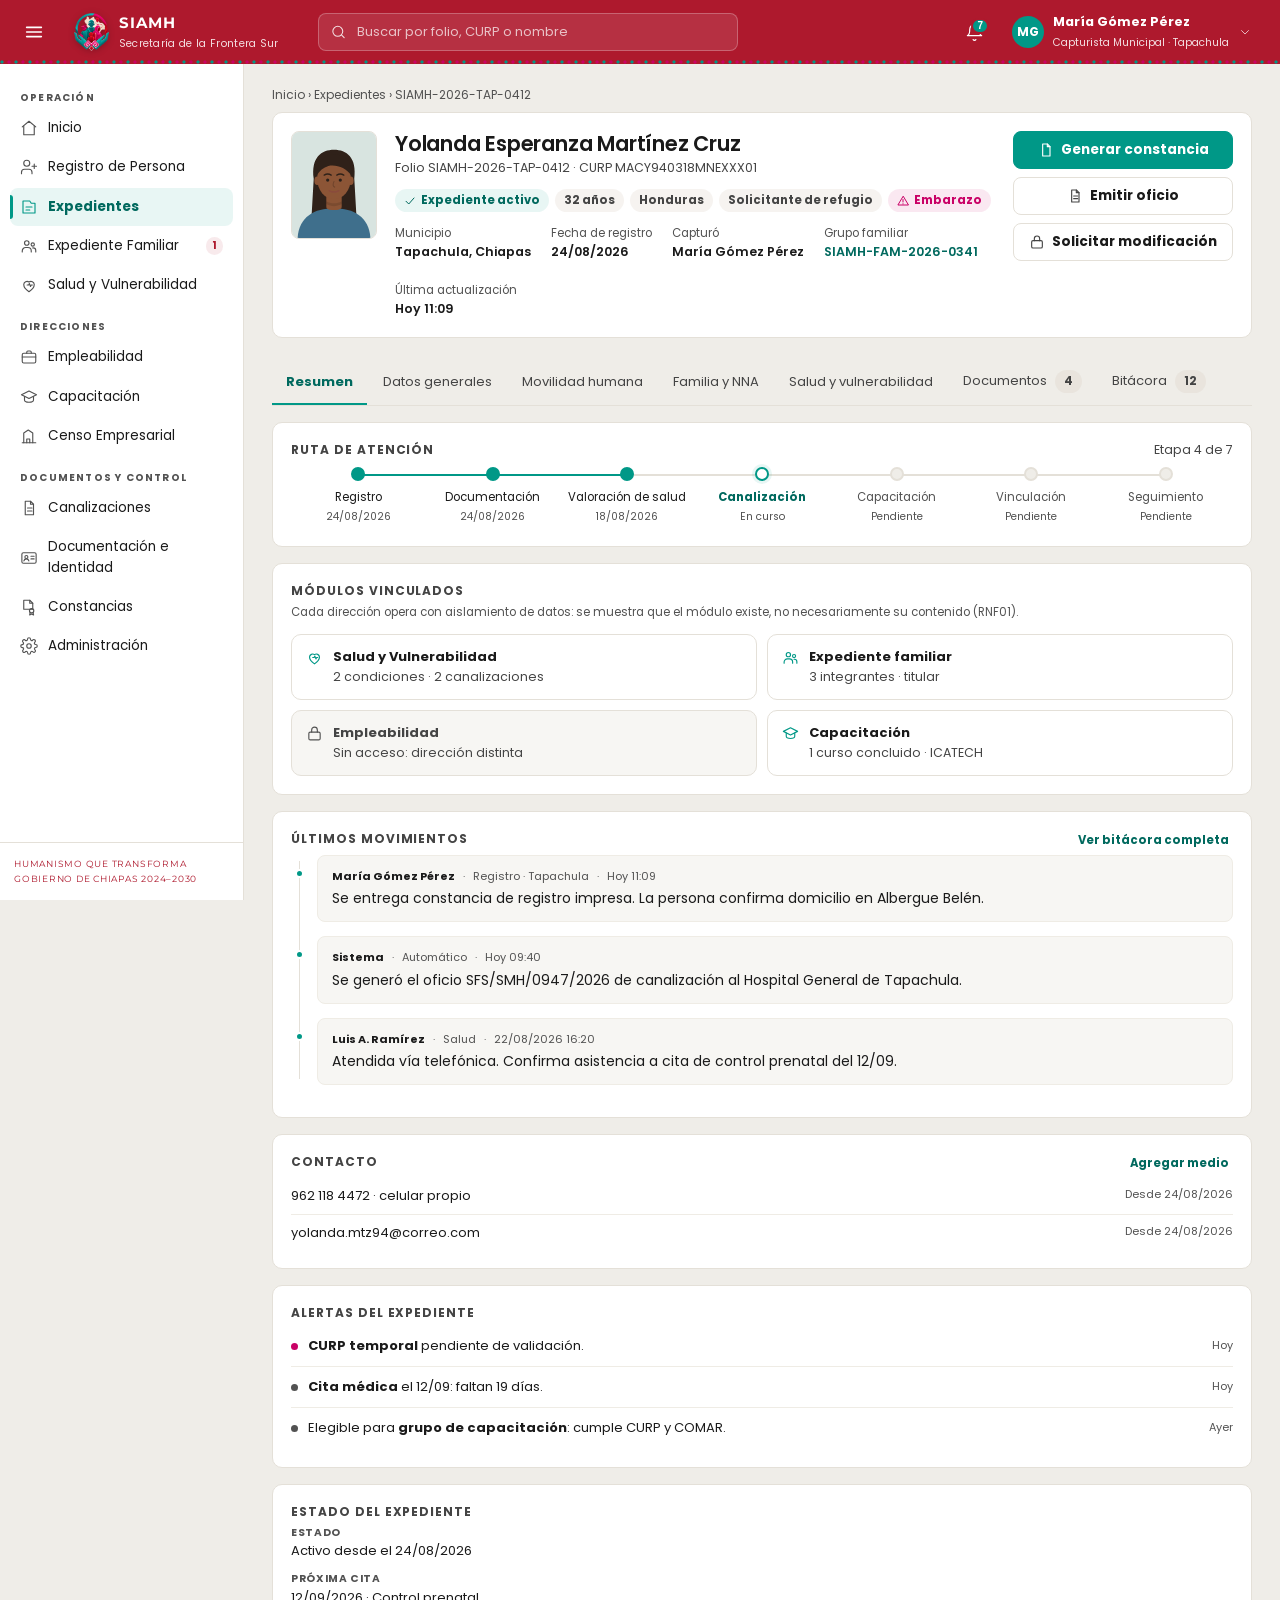
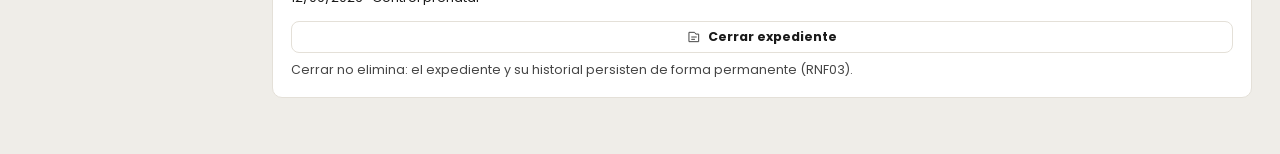
<file: Prototipo/expediente-detalle.html>
<!DOCTYPE html>
<html lang="es-MX">
<head>
<meta charset="utf-8">
<meta name="viewport" content="width=device-width, initial-scale=1">
<title>Expediente SIAMH-2026-TAP-0412 · SIAMH</title>
<link rel="icon" href="assets/img/simh-isotipo-96.png">
<link rel="preconnect" href="https://fonts.googleapis.com">
<link rel="preconnect" href="https://fonts.gstatic.com" crossorigin>
<link href="https://fonts.googleapis.com/css2?family=Montserrat:wght@600;700;800&family=Poppins:wght@300;400;500;600;700&display=swap" rel="stylesheet">
<link rel="stylesheet" href="assets/css/simh.css">
<style>
  .panel-tab{display:none}
  .panel-tab.activo{display:block}
  .tarjeta + .tarjeta{margin-top:16px}
</style>
</head>
<body>

<main class="contenido">
  <div class="migas"><a href="index.html">Inicio</a> › <a href="expedientes.html">Expedientes</a> › SIAMH-2026-TAP-0412</div>

  <!-- ======================= Cabecera de identidad ====================== -->
  <section class="exp-cab">
    <div class="exp-foto" id="expFoto"></div>

    <div class="exp-id">
      <h1 class="exp-nombre">Yolanda Esperanza Martínez Cruz</h1>
      <div class="exp-folio">Folio SIAMH-2026-TAP-0412 · CURP MACY940318MNEXXX01</div>

      <div class="exp-chips">
        <span class="chip chip-jade" id="chipActivo"></span>
        <span class="chip chip-neutro">32 años</span>
        <span class="chip chip-neutro">Honduras</span>
        <span class="chip chip-neutro">Solicitante de refugio</span>
        <span class="chip chip-rosa" id="chipVuln"></span>
      </div>

      <div class="exp-meta">
        <span>Municipio<b>Tapachula, Chiapas</b></span>
        <span>Fecha de registro<b>24/08/2026</b></span>
        <span>Capturó<b>María Gómez Pérez</b></span>
        <span>Grupo familiar<b><a href="familiar.html">SIAMH-FAM-2026-0341</a></b></span>
        <span>Última actualización<b>Hoy 11:09</b></span>
      </div>
    </div>

    <div class="exp-acc">
      <button class="btn btn-primario" type="button" id="btnConstancia"></button>
      <button class="btn btn-secundario" type="button" id="btnOficio"></button>
      <button class="btn btn-secundario" type="button" id="btnModificar"></button>
    </div>
  </section>

  <!-- =============================== Pestañas ========================== -->
  <div class="pestanas pegajosa" id="tabs">
    <button class="pestana activa" data-tab="resumen">Resumen</button>
    <button class="pestana" data-tab="datos">Datos generales</button>
    <button class="pestana" data-tab="movilidad">Movilidad humana</button>
    <button class="pestana" data-tab="familia">Familia y NNA</button>
    <button class="pestana" data-tab="salud">Salud y vulnerabilidad</button>
    <button class="pestana" data-tab="docs">Documentos <span class="chip chip-neutro" style="margin-left:5px">4</span></button>
    <button class="pestana" data-tab="bitacora">Bitácora <span class="chip chip-neutro" style="margin-left:5px">12</span></button>
  </div>

  <div class="rejilla g-2-1">
    <!-- ============================ Paneles ============================ -->
    <div>
      <!-- ------------------------------ RESUMEN ---------------------- -->
      <section class="panel-tab activo" data-panel="resumen">
        <article class="tarjeta">
          <div class="grafica-enc"><h3>Ruta de atención</h3><span class="txt-min">Etapa 4 de 7</span></div>
          <div class="ruta" id="ruta"></div>
        </article>

        <article class="tarjeta">
          <div class="grafica-enc"><h3>Módulos vinculados</h3></div>
          <div class="grafica-sub">Cada dirección opera con aislamiento de datos: se muestra que el módulo existe,
            no necesariamente su contenido (RNF01).</div>
          <div class="rejilla g-2" id="modulos" style="gap:10px"></div>
        </article>

        <article class="tarjeta">
          <div class="grafica-enc">
            <h3>Últimos movimientos</h3>
            <button class="ver-tabla" type="button" data-ir="bitacora">Ver bitácora completa</button>
          </div>
          <div class="timeline" id="tlCorta"></div>
        </article>
      </section>

      <!-- --------------------------- DATOS GENERALES ------------------ -->
      <section class="panel-tab" data-panel="datos">
        <article class="tarjeta">
          <div class="grafica-enc"><h3>Identidad</h3></div>
          <div class="resumen-grupo"><div class="resumen-lista" id="dIdentidad"></div></div>
          <div class="grafica-enc mt-16"><h3>Perfil sociodemográfico</h3></div>
          <div class="resumen-grupo"><div class="resumen-lista" id="dPerfil"></div></div>
          <div class="grafica-enc mt-16"><h3>Residencia</h3></div>
          <div class="resumen-grupo"><div class="resumen-lista" id="dResidencia"></div></div>
          <div class="aviso aviso-neutro" style="margin:16px 0 0" id="avisoEdicion"></div>
        </article>
      </section>

      <!-- ----------------------------- MOVILIDAD ---------------------- -->
      <section class="panel-tab" data-panel="movilidad">
        <article class="tarjeta">
          <div class="grafica-enc"><h3>Origen y condición migratoria</h3></div>
          <div class="resumen-grupo"><div class="resumen-lista" id="dMovilidad"></div></div>

          <div class="grafica-enc mt-16"><h3>Ruta migratoria</h3></div>
          <div class="grafica-sub">Países transitados antes de llegar a Chiapas</div>
          <table class="tabla-datos">
            <thead><tr><th>Orden</th><th>País</th><th>Llegada</th><th>Salida</th><th>Motivo del tránsito</th></tr></thead>
            <tbody>
              <tr><td>1º</td><td>Guatemala</td><td>14/07/2026</td><td>27/07/2026</td><td>Tránsito hacia México</td></tr>
            </tbody>
          </table>

          <div class="aviso aviso-jade" style="margin-top:16px" id="avisoComar"></div>
        </article>
      </section>

      <!-- ------------------------------ FAMILIA ----------------------- -->
      <section class="panel-tab" data-panel="familia">
        <article class="tarjeta">
          <div class="grafica-enc">
            <h3>Grupo familiar SIAMH-FAM-2026-0341</h3>
            <a class="ver-tabla" href="familiar.html">Abrir expediente familiar</a>
          </div>
          <div class="grafica-sub">Titular: Yolanda Esperanza Martínez Cruz · grupo nuclear conformado el 24/08/2026</div>
          <table class="tabla" style="font-size:13px">
            <thead><tr><th>Integrante</th><th>Edad</th><th>Parentesco</th><th>Depende</th><th>Viaja con el grupo</th><th>Condición</th></tr></thead>
            <tbody id="tblFamilia"></tbody>
          </table>
          <div class="aviso aviso-guinda" style="margin-top:16px" id="avisoNNAFam"></div>
        </article>
      </section>

      <!-- ------------------------------- SALUD ------------------------ -->
      <section class="panel-tab" data-panel="salud">
        <article class="tarjeta">
          <div class="aviso aviso-rosa" id="avisoSensible"></div>
          <div class="grafica-enc"><h3>Condiciones registradas</h3><a class="ver-tabla" href="salud.html">Editar en el módulo de Salud</a></div>
          <div class="exp-chips" style="margin-top:0">
            <span class="chip chip-neutro">Embarazo · 22 semanas</span>
            <span class="chip chip-neutro">Hipertensión</span>
          </div>

          <div class="grafica-enc mt-16"><h3>Canalizaciones</h3></div>
          <table class="tabla-datos">
            <thead><tr><th>Fecha</th><th>Institución</th><th>Motivo</th><th>Oficio</th><th>Estado</th></tr></thead>
            <tbody>
              <tr><td>18/08/2026</td><td>IMSS-Bienestar</td><td>Control prenatal</td><td>SFS/SMH/0912/2026</td><td>Atendida</td></tr>
              <tr><td>24/08/2026</td><td>Hospital General de Tapachula</td><td>Valoración por hipertensión</td><td>SFS/SMH/0947/2026</td><td>Cita programada</td></tr>
            </tbody>
          </table>
        </article>
      </section>

      <!-- ----------------------------- DOCUMENTOS --------------------- -->
      <section class="panel-tab" data-panel="docs">
        <article class="tarjeta">
          <div class="grafica-enc">
            <h3>Documentos probatorios</h3>
            <button class="btn btn-secundario btn-s" type="button" id="btnSubirDoc"></button>
          </div>
          <div class="grafica-sub">Cada documento conserva versión, fecha de carga y usuario responsable; no se sobrescriben (RNF02).</div>
          <div id="listaDocs"></div>
        </article>
      </section>

      <!-- ------------------------------ BITÁCORA ---------------------- -->
      <section class="panel-tab" data-panel="bitacora">
        <article class="tarjeta">
          <div class="grafica-enc"><h3>Bitácora de seguimiento</h3></div>
          <div class="grafica-sub">Registro cronológico de la atención. Las notas no se editan ni se eliminan.</div>

          <div class="compositor">
            <label class="etiqueta" for="nota">Agregar nota de seguimiento</label>
            <textarea id="nota" placeholder="Ej. Atendida vía telefónica, confirma asistencia a cita médica del 12/09"></textarea>
            <div class="c-pie">
              <select style="height:34px;border:1px solid var(--arena);border-radius:var(--radio-s);
                             font-family:var(--f-texto);font-size:13px;padding:0 10px" id="tipoNota">
                <option>Seguimiento general</option><option>Resultado de cita médica</option>
                <option>Entrega de documento</option><option>Canalización</option><option>Intento de contacto</option>
              </select>
              <button class="btn btn-primario btn-s" type="button" id="btnNota">Guardar nota</button>
            </div>
          </div>

          <div class="flex gap-8 centro" style="margin-bottom:14px;flex-wrap:wrap">
            <span class="f-lab" style="font-size:11px;letter-spacing:.07em;text-transform:uppercase;color:var(--gris-claro);font-weight:700">Filtrar</span>
            <button class="chip chip-jade" type="button">Todo</button>
            <button class="chip chip-neutro" type="button">Salud</button>
            <button class="chip chip-neutro" type="button">Documentos</button>
            <button class="chip chip-neutro" type="button">Canalizaciones</button>
          </div>

          <div class="timeline" id="tlLarga"></div>
        </article>
      </section>
    </div>

    <!-- ============================ Panel lateral ====================== -->
    <aside>
      <div class="tarjeta">
        <div class="grafica-enc"><h3>Contacto</h3><button class="ver-tabla" type="button">Agregar medio</button></div>
        <div id="contactos"></div>
      </div>

      <div class="tarjeta">
        <div class="grafica-enc"><h3>Alertas del expediente</h3></div>
        <div class="lista-alertas" id="alertasExp"></div>
      </div>

      <div class="tarjeta">
        <div class="grafica-enc"><h3>Estado del expediente</h3></div>
        <div class="resumen-dato" style="border:0;padding:0 0 10px">
          <span class="r-lab">Estado</span><span class="r-val">Activo desde el 24/08/2026</span>
        </div>
        <div class="resumen-dato" style="border:0;padding:0 0 14px">
          <span class="r-lab">Próxima cita</span><span class="r-val">12/09/2026 · Control prenatal</span>
        </div>
        <button class="btn btn-secundario btn-bloque btn-s" type="button" id="btnCerrar"></button>
        <p class="txt-min" style="margin:8px 0 0">Cerrar no elimina: el expediente y su historial persisten de forma
          permanente (RNF03).</p>
      </div>
    </aside>
  </div>
</main>

<script src="assets/js/simh.js"></script>
<script>
(function () {
  SIMH.chrome("expedientes");

  /* Modo sin datos de prueba (Administración › Datos de prueba). */
  if (SIMH.sinDatos()) {
    SIMH.vacioModulo({ ico:"expedientes", titulo:"No hay expedientes registrados",
      texto:"El detalle se abre desde el listado de Expedientes cuando exista al menos uno.",
      accion:'<a class="btn btn-primario btn-s" href="registro.html">' + SIMH.icono("registro") + 'Registrar persona</a>' });
    return;
  }
  var ico = SIMH.icono, $ = function (s) { return document.querySelector(s); };

  $("#expFoto").outerHTML = SIMH.fotoPersona("SIAMH-2026-TAP-0412", "Yolanda Esperanza Martínez Cruz", "exp-foto");
  $("#chipActivo").innerHTML    = ico("check") + "Expediente activo";
  $("#chipVuln").innerHTML      = ico("alerta") + "Embarazo";
  $("#btnConstancia").innerHTML = ico("doc") + "Generar constancia";
  $("#btnConstancia").onclick = function () { location.href = "constancias.html?c=0412"; };
  $("#btnOficio").innerHTML     = ico("oficios") + "Emitir oficio";
  $("#btnModificar").innerHTML  = ico("candado") + "Solicitar modificación";
  $("#btnSubirDoc").innerHTML   = ico("descarga") + "Cargar documento";
  $("#btnCerrar").innerHTML     = ico("expedientes") + "Cerrar expediente";
  $("#avisoEdicion").innerHTML  = ico("candado") +
    "<span><strong>Este expediente es de solo lectura para su perfil</strong>" +
    "Como Capturista Municipal puede consultar y agregar notas de seguimiento, pero modificar o cerrar el " +
    "expediente requiere oficio y autorización del Director de Área (RNF02).</span>";
  $("#avisoComar").innerHTML = ico("info") +
    "<span><strong>Constancia COMAR vigente</strong>Folio COMAR-TAP-2026-11842 del 05/08/2026. " +
    "Documento indispensable para inscribirse a grupos de capacitación (RF13).</span>";
  $("#avisoSensible").innerHTML = ico("candado") +
    "<span><strong>Información sensible</strong>Los datos de salud y vulnerabilidad están restringidos por permisos " +
    "y en los reportes agregados se usan siempre de forma anonimizada.</span>";
  $("#avisoNNAFam").innerHTML = ico("alerta") +
    "<span><strong>Un integrante es NNA acompañado</strong>Wilmer Josué (9 años) viaja con la titular. " +
    "Si la titular deja de acompañarlo, el sistema exige reclasificarlo y notificar a la Procuraduría Regional (RF06).</span>";

  /* ------------------------------------------------------- Pestañas ---- */
  function irTab(id) {
    document.querySelectorAll(".pestana").forEach(function (p) {
      p.classList.toggle("activa", p.getAttribute("data-tab") === id);
    });
    document.querySelectorAll(".panel-tab").forEach(function (p) {
      p.classList.toggle("activo", p.getAttribute("data-panel") === id);
    });
  }
  $("#tabs").addEventListener("click", function (e) {
    var b = e.target.closest(".pestana");
    if (b) irTab(b.getAttribute("data-tab"));
  });
  document.querySelectorAll("[data-ir]").forEach(function (b) {
    b.addEventListener("click", function () {
      irTab(b.getAttribute("data-ir"));
      window.scrollTo({ top:0, behavior:"smooth" });
    });
  });

  /* Atajo de revisión: expediente-detalle.html?tab=bitacora */
  var tabQ = new URLSearchParams(location.search).get("tab");
  if (tabQ) irTab(tabQ);

  /* --------------------------------------------- Ruta de atención ------ */
  var hitos = [
    { t:"Registro",     f:"24/08/2026", e:"hecho" },
    { t:"Documentación",f:"24/08/2026", e:"hecho" },
    { t:"Valoración de salud", f:"18/08/2026", e:"hecho" },
    { t:"Canalización", f:"En curso",   e:"activo" },
    { t:"Capacitación", f:"Pendiente",  e:"" },
    { t:"Vinculación",  f:"Pendiente",  e:"" },
    { t:"Seguimiento",  f:"Pendiente",  e:"" }
  ];
  $("#ruta").innerHTML = hitos.map(function (h) {
    return '<div class="ruta-hito ' + h.e + '"><span class="r-bolita"></span>' + h.t +
      '<span class="r-fecha">' + h.f + "</span></div>";
  }).join("");

  /* ------------------------------------------- Módulos vinculados ------ */
  $("#modulos").innerHTML = [
    { i:"salud",    t:"Salud y Vulnerabilidad", s:"2 condiciones · 2 canalizaciones", h:"salud.html" },
    { i:"familia",  t:"Expediente familiar",    s:"3 integrantes · titular", h:"familiar.html" },
    { i:"empleo",   t:"Empleabilidad",          s:"Sin acceso: dirección distinta", bloq:true },
    { i:"capacita", t:"Capacitación",           s:"1 curso concluido · ICATECH", h:"capacitacion.html" }
  ].map(function (m) {
    return '<a class="modulo' + (m.bloq ? " bloqueado" : "") + '" href="' + (m.h || "#") + '">' +
      ico(m.bloq ? "candado" : m.i) + "<span><b>" + m.t + '</b><span class="txt-min">' + m.s + "</span></span></a>";
  }).join("");

  /* ------------------------------------------------ Listas de datos ---- */
  function lista(el, pares) {
    document.getElementById(el).innerHTML = pares.map(function (p) {
      return '<div class="resumen-dato"><span class="r-lab">' + p[0] + "</span>" +
        (p[1] ? '<span class="r-val">' + p[1] + "</span>" : '<span class="r-vacio">Sin capturar</span>') + "</div>";
    }).join("");
  }
  lista("dIdentidad", [
    ["Nombre(s)","Yolanda Esperanza"], ["Primer apellido","Martínez"], ["Segundo apellido","Cruz"],
    ["Fecha de nacimiento","18/03/1994"], ["Sexo","Mujer"], ["Identidad de género","Mujer"],
    ["Nacionalidad","Honduras"], ["CURP","MACY940318MNEXXX01"], ["Documento presentado","Pasaporte hondureño"]
  ]);
  lista("dPerfil", [
    ["Estado civil","Soltera"], ["Escolaridad","Primaria concluida"], ["Etnia o pueblo","No se autoadscribe"],
    ["Lengua","Español"], ["Grado de marginación","Alto"], ["Oficio en origen","Costurera"],
    ["Ocupación actual","Sin ocupación"], ["RFC",""], ["Número de Seguridad Social",""]
  ]);
  lista("dResidencia", [
    ["Municipio de residencia","Tapachula"], ["Domicilio actual","Albergue Belén, Tapachula"],
    ["Fecha de registro","24/08/2026"], ["Capturista","María Gómez Pérez"]
  ]);
  lista("dMovilidad", [
    ["País de origen","Honduras"], ["Motivo de la migración","Violencia"], ["Salida del país de origen","10/07/2026"],
    ["Ingreso a México","28/07/2026"], ["Punto de entrada","Ciudad Hidalgo, Suchiate"],
    ["Destino final deseado","Tapachula, Chiapas"], ["Permanencia estimada","Indefinida"],
    ["Estatus migratorio","Solicitante de refugio"], ["Solicitud de refugio","En trámite"]
  ]);

  /* ---------------------------------------------------------- Familia -- */
  $("#tblFamilia").innerHTML = [
    { n:"Yolanda Esperanza Martínez Cruz", e:32, p:"Titular", d:"—", v:"Sí", c:"Embarazo" },
    { n:"Wilmer Josué Aguilar Paz", e:9, p:"Hijo", d:"Sí", v:"Sí", c:"NNA acompañado" },
    { n:"Rosa Elena Cruz Medina", e:58, p:"Madre", d:"Sí", v:"Sí", c:"Adulta mayor" }
  ].map(function (f) {
    return "<tr><td><b>" + f.n + "</b></td><td>" + f.e + "</td><td>" + f.p + "</td><td>" + f.d +
      "</td><td>" + f.v + '</td><td><span class="chip chip-neutro">' + f.c + "</span></td></tr>";
  }).join("");

  /* ------------------------------------------------------- Documentos -- */
  $("#listaDocs").innerHTML = [
    { n:"pasaporte_hn.pdf", t:"Pasaporte · cargado el 24/08/2026 por M. Gómez", e:"Validado", c:"chip-jade" },
    { n:"constancia_comar.jpg", t:"Constancia COMAR · cargado el 24/08/2026 por M. Gómez", e:"Validado", c:"chip-jade" },
    { n:"curp_temporal.pdf", t:"CURP temporal · cargado el 24/08/2026 por M. Gómez", e:"Pendiente", c:"chip-neutro" },
    { n:"constancia_registro.pdf", t:"Constancia de registro SIAMH · generado el 24/08/2026", e:"Emitido", c:"chip-neutro" }
  ].map(function (d) {
    return '<div class="doc-item">' + ico("doc") +
      '<span class="d-nom"><b>' + d.n + '</b><br><span class="txt-min">' + d.t + "</span></span>" +
      '<span class="chip ' + d.c + '">' + d.e + "</span>" +
      '<a href="#" style="font-size:12.5px">Ver</a></div>';
  }).join("");

  /* --------------------------------------------------------- Bitácora -- */
  var notas = [
    { f:"Hoy 11:09", a:"María Gómez Pérez", ar:"Registro · Tapachula", t:"Se entrega constancia de registro impresa. La persona confirma domicilio en Albergue Belén." },
    { f:"Hoy 09:40", a:"Sistema", ar:"Automático", t:"Se generó el oficio SFS/SMH/0947/2026 de canalización al Hospital General de Tapachula." },
    { f:"22/08/2026 16:20", a:"Luis A. Ramírez", ar:"Salud", t:"Atendida vía telefónica. Confirma asistencia a cita de control prenatal del 12/09." },
    { f:"18/08/2026 10:05", a:"Luis A. Ramírez", ar:"Salud", t:"Valoración inicial: embarazo de 22 semanas e hipertensión controlada. Se canaliza a IMSS-Bienestar." },
    { f:"24/08/2026 08:55", a:"María Gómez Pérez", ar:"Registro · Tapachula", t:"Alta del expediente. Se verifica sin coincidencias en la base histórica conciliada." }
  ];
  function pintarNotas() {
    var html = notas.map(function (n) {
      return '<div class="tl-item"><div class="tl-caja">' +
        '<div class="tl-meta"><span class="tl-autor">' + n.a + "</span><span>·</span><span>" + n.ar +
        "</span><span>·</span><span>" + n.f + "</span></div>" + n.t + "</div></div>";
    });
    $("#tlLarga").innerHTML = html.join("");
    $("#tlCorta").innerHTML = html.slice(0, 3).join("");
  }
  pintarNotas();

  $("#btnNota").addEventListener("click", function () {
    var t = $("#nota").value.trim();
    if (!t) { $("#nota").focus(); return; }
    var h = new Date();
    notas.unshift({
      f:"Hoy " + String(h.getHours()).padStart(2,"0") + ":" + String(h.getMinutes()).padStart(2,"0"),
      a:"María Gómez Pérez", ar:$("#tipoNota").value + " · Tapachula", t:SIMH.esc(t)
    });
    $("#nota").value = "";
    pintarNotas();
  });

  /* --------------------------------------------------------- Contacto -- */
  $("#contactos").innerHTML = [
    { v:"962 118 4472 · celular propio", f:"Desde 24/08/2026", act:true },
    { v:"962 105 9930 · celular de familiar", f:"Hasta 24/08/2026" },
    { v:"yolanda.mtz94@correo.com", f:"Desde 24/08/2026", act:true }
  /* 23/09/2026: la Dirección pidió no mostrar los números anteriores
     (tachados). Se siguen guardando —el historial no se sobrescribe, RF03—,
     pero en la vista solo aparece el contacto vigente. */
  ].filter(function (c) { return c.act; }).map(function (c) {
    return '<div class="contacto-item">' +
      '<span class="c-val">' + c.v + "</span>" + '<span class="c-fecha">' + c.f + "</span></div>";
  }).join("");

  /* ---------------------------------------------------------- Alertas -- */
  $("#alertasExp").innerHTML = [
    { t:"aviso-p", txt:"<b>CURP temporal</b> pendiente de validación.", h:"Hoy" },
    { t:"", txt:"<b>Cita médica</b> el 12/09: faltan 19 días.", h:"Hoy" },
    { t:"", txt:"Elegible para <b>grupo de capacitación</b>: cumple CURP y COMAR.", h:"Ayer" }
  ].map(function (a) {
    return '<div class="alerta-item ' + a.t + '"><span class="a-punto"></span>' +
      '<span class="a-txt">' + a.txt + '</span><span class="a-hora">' + a.h + "</span></div>";
  }).join("");
})();
</script>
</body>
</html>
</file>
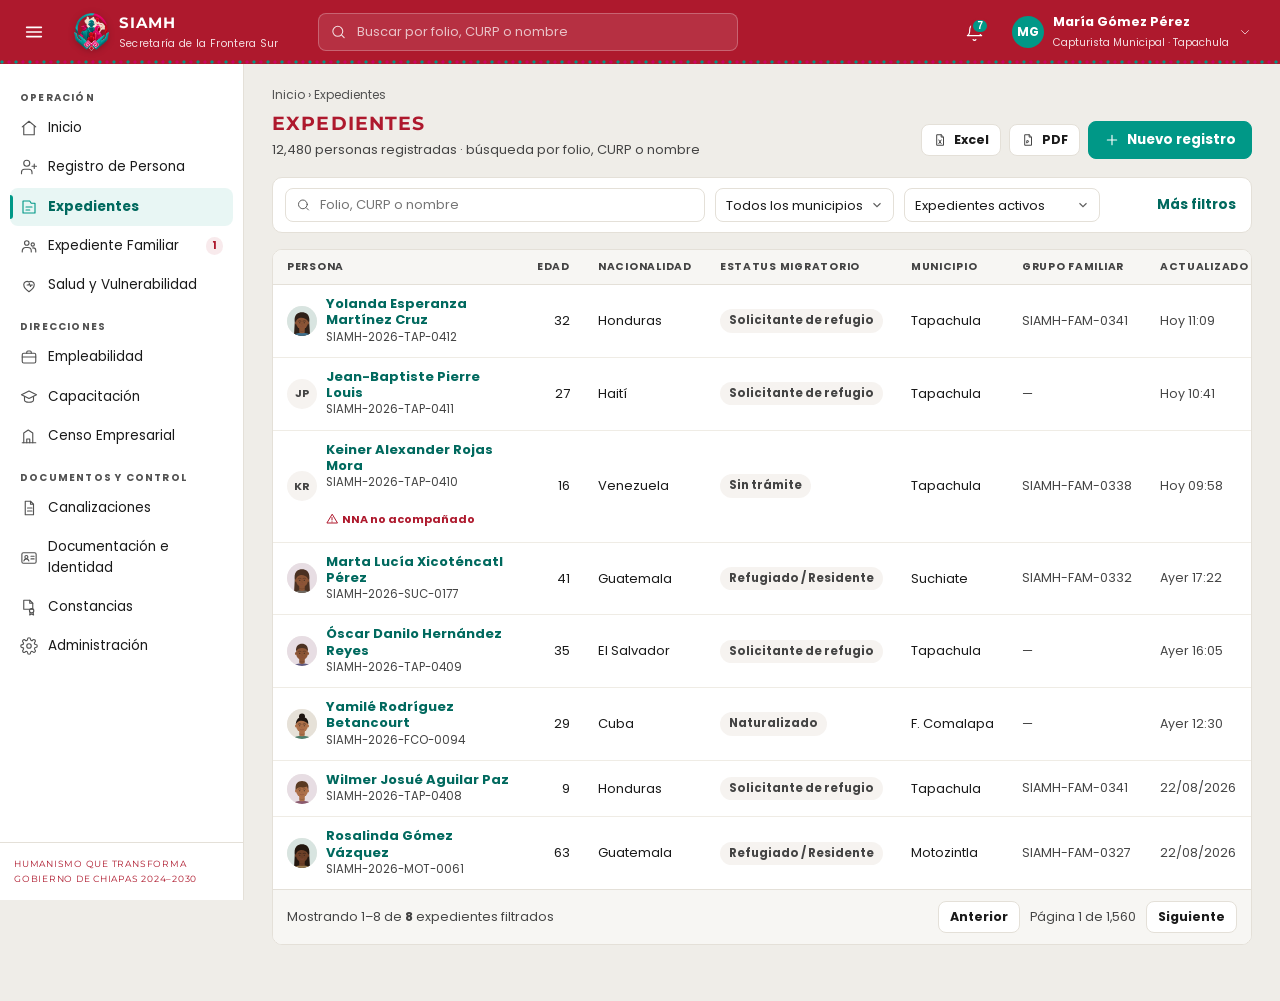
<file: Prototipo/expedientes.html>
<!DOCTYPE html>
<html lang="es-MX">
<head>
<meta charset="utf-8">
<meta name="viewport" content="width=device-width, initial-scale=1">
<title>Expedientes · SIAMH</title>
<link rel="icon" href="assets/img/simh-isotipo-96.png">
<link rel="preconnect" href="https://fonts.googleapis.com">
<link rel="preconnect" href="https://fonts.gstatic.com" crossorigin>
<link href="https://fonts.googleapis.com/css2?family=Montserrat:wght@600;700;800&family=Poppins:wght@300;400;500;600;700&display=swap" rel="stylesheet">
<link rel="stylesheet" href="assets/css/simh.css">
<style>
  /* La tabla es el contenido: filas de altura constante y sin desbordes */
  .t-exp{table-layout:auto}
  .t-exp td, .t-exp th{white-space:nowrap}
  .t-exp td.persona{white-space:normal;min-width:250px}
  .t-exp tbody tr{cursor:pointer}
  .t-exp .folio{display:block;font-size:11.5px;color:var(--gris);font-variant-numeric:tabular-nums}
  .t-exp .marca-nna{display:inline-flex;align-items:center;gap:4px;font-size:11px;font-weight:700;color:var(--guinda)}
  .t-exp .marca-nna svg{width:12px;height:12px;stroke:var(--guinda);stroke-width:2;fill:none}
  .buscador-tabla{position:relative;flex:1;min-width:240px;max-width:420px}
  .buscador-tabla input{width:100%;height:34px;border:1px solid var(--linea);border-radius:var(--radio-s);
    padding:0 12px 0 34px;font-family:var(--f-texto);font-size:13px}
  .buscador-tabla .ic{position:absolute;left:11px;top:50%;transform:translateY(-50%);color:var(--gris-claro);line-height:0}
  .buscador-tabla .ic svg{width:15px;height:15px}
  .filtros-avanzados{display:flex;gap:10px;flex-wrap:wrap;align-items:center;padding-top:10px;margin-top:10px;
    border-top:1px solid var(--linea-suave)}
</style>
</head>
<body>

<main class="contenido">
  <div class="migas"><a href="index.html">Inicio</a> › Expedientes</div>

  <div class="enc">
    <div class="enc-txt">
      <h1>Expedientes</h1>
      <div class="enc-sub">12,480 personas registradas · búsqueda por folio, CURP o nombre</div>
    </div>
    <div class="enc-acc">
      <button class="btn btn-secundario btn-s" id="btnXls"></button>
      <button class="btn btn-secundario btn-s" id="btnPdf"></button>
      <a class="btn btn-primario" href="registro.html" id="btnNuevo"></a>
    </div>
  </div>

  <!-- Una fila de filtros; lo avanzado se despliega bajo demanda -->
  <div class="filtros" style="flex-direction:column;align-items:stretch">
    <div class="flex gap-10 centro" style="flex-wrap:wrap">
      <span class="buscador-tabla">
        <span class="ic" id="icoBuscar"></span>
        <input type="text" placeholder="Folio, CURP o nombre" aria-label="Buscar expediente">
      </span>
      <select id="filMun" aria-label="Municipio"><option value="">Todos los municipios</option><option value="Tapachula">Tapachula</option>
        <option value="Suchiate">Suchiate</option><option value="F. Comalapa">Frontera Comalapa</option><option value="Motozintla">Motozintla</option></select>
      <select id="filEst" aria-label="Estatus del expediente"><option value="activos">Expedientes activos</option><option value="cerrados">Cerrados</option>
        <option value="deceso">Concluidos por deceso</option><option value="todos">Todos</option></select>
      <button class="btn btn-texto ml-auto" type="button" id="btnMasFiltros" aria-expanded="false" aria-controls="filtrosAvanzados">Más filtros</button>
    </div>

    <div class="filtros-avanzados oculto" id="filtrosAvanzados">
      <span class="f-lab">Estatus migratorio</span>
      <select id="filMigra"><option value="">Todos</option><option>Solicitante de refugio</option><option>Refugiado / Residente</option>
        <option>Naturalizado</option><option>Sin trámite</option></select>
      <span class="f-lab">Edad</span>
      <select id="filEdad"><option value="">Todas</option><option>0 a 5</option><option>6 a 11</option><option>12 a 17</option>
        <option>18 a 29</option><option>30 a 44</option><option>45 a 59</option><option>60 y más</option></select>
      <span class="f-lab">Nacionalidad</span>
      <select id="filNac"></select>
      <span class="f-lab">Vulnerabilidad</span>
      <select id="filVuln"><option value="">Todas</option><option>NNA no acompañado</option><option>Mujer embarazada</option>
        <option>Persona con discapacidad</option><option>Adulta mayor</option></select>
      <button class="btn btn-secundario btn-s" type="button" id="btnAplicar">Aplicar</button>
      <button class="btn btn-texto" type="button" id="btnLimpiar">Limpiar</button>
    </div>
  </div>

  <section class="tabla-caja">
    <table class="tabla t-exp">
      <thead>
        <tr>
          <th>Persona</th><th class="num">Edad</th><th>Nacionalidad</th><th>Estatus migratorio</th>
          <th>Municipio</th><th>Grupo familiar</th><th>Actualizado</th><th>Acción</th>
        </tr>
      </thead>
      <tbody id="filas"></tbody>
    </table>
    <div class="tabla-pie">
      <span id="conteoExp">Mostrando 1–8 de <b>12,480</b> expedientes</span>
      <span class="flex gap-10 centro">
        <button class="btn btn-secundario btn-s" type="button">Anterior</button>
        <span class="txt-min">Página 1 de 1,560</span>
        <button class="btn btn-secundario btn-s" type="button">Siguiente</button>
      </span>
    </div>
  </section>

  <p id="anuncioExp" class="sr-solo" role="status" aria-live="polite"></p>
</main>

<script src="assets/js/simh.js"></script>
<script src="assets/js/simh-datos.js"></script>
<script>
(function () {
  SIMH.chrome("expedientes");

  /* Modo sin datos de prueba (Administración › Datos de prueba). */
  if (SIMH.sinDatos()) {
    SIMH.vacioModulo({ ico:"expedientes", titulo:"No hay expedientes registrados",
      texto:"Cada alta del Registro de Persona abre un expediente único que se consulta aquí.",
      accion:'<a class="btn btn-primario btn-s" href="registro.html">' + SIMH.icono("registro") + 'Registrar persona</a>' });
    return;
  }
  var ico = SIMH.icono;

  /* El filtro usa el mismo catálogo de países que el alta. Cuando eran dos
     listas, el alta ya ofrecía nacionalidades que este filtro no tenía: una
     persona registrada como nicaragüense quedaba imposible de encontrar por
     nacionalidad, que es la única vía cuando no se recuerda el folio.    */
  document.getElementById("filNac").innerHTML =
    '<option value="">Todas</option>' + SIMH.opciones(window.DATOS.PAISES);
  document.getElementById("btnXls").innerHTML    = ico("excel") + "Excel";
  document.getElementById("btnPdf").innerHTML    = ico("pdf") + "PDF";
  document.getElementById("btnNuevo").innerHTML  = ico("mas") + "Nuevo registro";
  document.getElementById("icoBuscar").innerHTML = ico("buscar");

  var btnMas = document.getElementById("btnMasFiltros");
  var fAvan = document.getElementById("filtrosAvanzados");
  btnMas.addEventListener("click", function () {
    fAvan.classList.toggle("oculto");
    var abierto = !fAvan.classList.contains("oculto");
    this.textContent = abierto ? "Menos filtros" : "Más filtros";
    this.setAttribute("aria-expanded", String(abierto));
  });

  var datos = [
    {f:"SIAMH-2026-TAP-0412", n:"Yolanda Esperanza Martínez Cruz", i:"YM", e:32, p:"Honduras",  s:"Solicitante de refugio", m:"Tapachula", g:"SIAMH-FAM-0341", a:"Hoy 11:09"},
    {f:"SIAMH-2026-TAP-0411", n:"Jean-Baptiste Pierre Louis",      i:"JP", e:27, p:"Haití",     s:"Solicitante de refugio", m:"Tapachula", g:"—", a:"Hoy 10:41"},
    {f:"SIAMH-2026-TAP-0410", n:"Keiner Alexander Rojas Mora",     i:"KR", e:16, p:"Venezuela", s:"Sin trámite",            m:"Tapachula", g:"SIAMH-FAM-0338", a:"Hoy 09:58", nna:true},
    {f:"SIAMH-2026-SUC-0177", n:"Marta Lucía Xicoténcatl Pérez",   i:"MX", e:41, p:"Guatemala", s:"Refugiado / Residente",  m:"Suchiate",  g:"SIAMH-FAM-0332", a:"Ayer 17:22"},
    {f:"SIAMH-2026-TAP-0409", n:"Óscar Danilo Hernández Reyes",    i:"OH", e:35, p:"El Salvador", s:"Solicitante de refugio", m:"Tapachula", g:"—", a:"Ayer 16:05"},
    {f:"SIAMH-2026-FCO-0094", n:"Yamilé Rodríguez Betancourt",     i:"YR", e:29, p:"Cuba",      s:"Naturalizado",           m:"F. Comalapa", g:"—", a:"Ayer 12:30"},
    {f:"SIAMH-2026-TAP-0408", n:"Wilmer Josué Aguilar Paz",        i:"WA", e:9,  p:"Honduras",  s:"Solicitante de refugio", m:"Tapachula", g:"SIAMH-FAM-0341", a:"22/08/2026"},
    {f:"SIAMH-2026-MOT-0061", n:"Rosalinda Gómez Vázquez",         i:"RG", e:63, p:"Guatemala", s:"Refugiado / Residente",  m:"Motozintla", g:"SIAMH-FAM-0327", a:"22/08/2026"}
  ];

  /* «PDF» abre el listado filtrado en hoja oficial, con la vista a pantalla
     completa y la impresión comunes (23/09/2026). */
  var visibles = [];
  document.getElementById("btnPdf").addEventListener("click", function () {
    var mun = document.getElementById("filMun").value;
    SIMH.verDocumento(SIMH.hojaReporte({
      titulo: "LISTADO DE EXPEDIENTES",
      intro: "Expedientes activos" + (mun ? " del municipio de <b>" + SIMH.esc(mun) + "</b>" : " de todos los municipios") +
        ": <b>" + visibles.length + "</b> registros.",
      secciones: [{ cols: ["Folio", "Nombre", "Edad", "Nacionalidad", "Estatus migratorio", "Municipio"],
        num: [2], anchos: ["21%", "27%", "7%", "13%", "18%", "14%"],
        filas: visibles.map(function (d) { return [d.f, d.n, d.e, d.p, d.s, d.m]; }) }]
    }), "Listado de expedientes");
  });

  function render(lista) {
    visibles = lista;
    document.getElementById("filas").innerHTML = lista.map(function (d) {
      return '<tr>' +
        '<td class="persona"><span class="persona-celda">' + SIMH.fotoPersona(d.f, d.n, "avatar-mini", d.i) + "<span>" +
          '<a class="p-nom" href="expediente-detalle.html" aria-label="Abrir expediente de ' + d.n + '">' + d.n + "</a>" +
          '<span class="folio">' + d.f + "</span>" +
          (d.nna ? '<br><span class="marca-nna">' + ico("alerta") + "NNA no acompañado</span>" : "") +
        "</span></span></td>" +
        '<td class="num">' + d.e + "</td>" +
        "<td>" + d.p + "</td>" +
        '<td><span class="chip chip-neutro">' + d.s + "</span></td>" +
        "<td>" + d.m + "</td>" +
        '<td class="txt-min">' + d.g + "</td>" +
        '<td class="txt-min">' + d.a + "</td>" +
        '<td><a class="btn btn-secundario btn-s" href="expediente-detalle.html" aria-label="Abrir expediente ' + d.f + '">Abrir</a></td>' +
      "</tr>";
    }).join("");

    var c = document.getElementById("conteoExp");
    if (c) c.innerHTML = "Mostrando 1–" + lista.length + " de <b>" + lista.length + "</b> expedientes filtrados";
    var a = document.getElementById("anuncioExp");
    if (a) a.textContent = "Se muestran " + lista.length + " expedientes.";
  }

  function filtra() {
    var mun = document.getElementById("filMun").value;
    var filtrados = datos.filter(function (d) {
      return !mun || d.m === mun;
    });
    render(filtrados);
  }

  document.getElementById("filMun").addEventListener("change", filtra);

  /* Atajo de URL municipal ?mun=Tapachula */
  var pMun = new URLSearchParams(location.search).get("mun");
  if (pMun) {
    var sel = document.getElementById("filMun");
    if (sel) { sel.value = pMun; filtra(); }
  } else {
    render(datos);
  }
})();
</script>
</body>
</html>
</file>
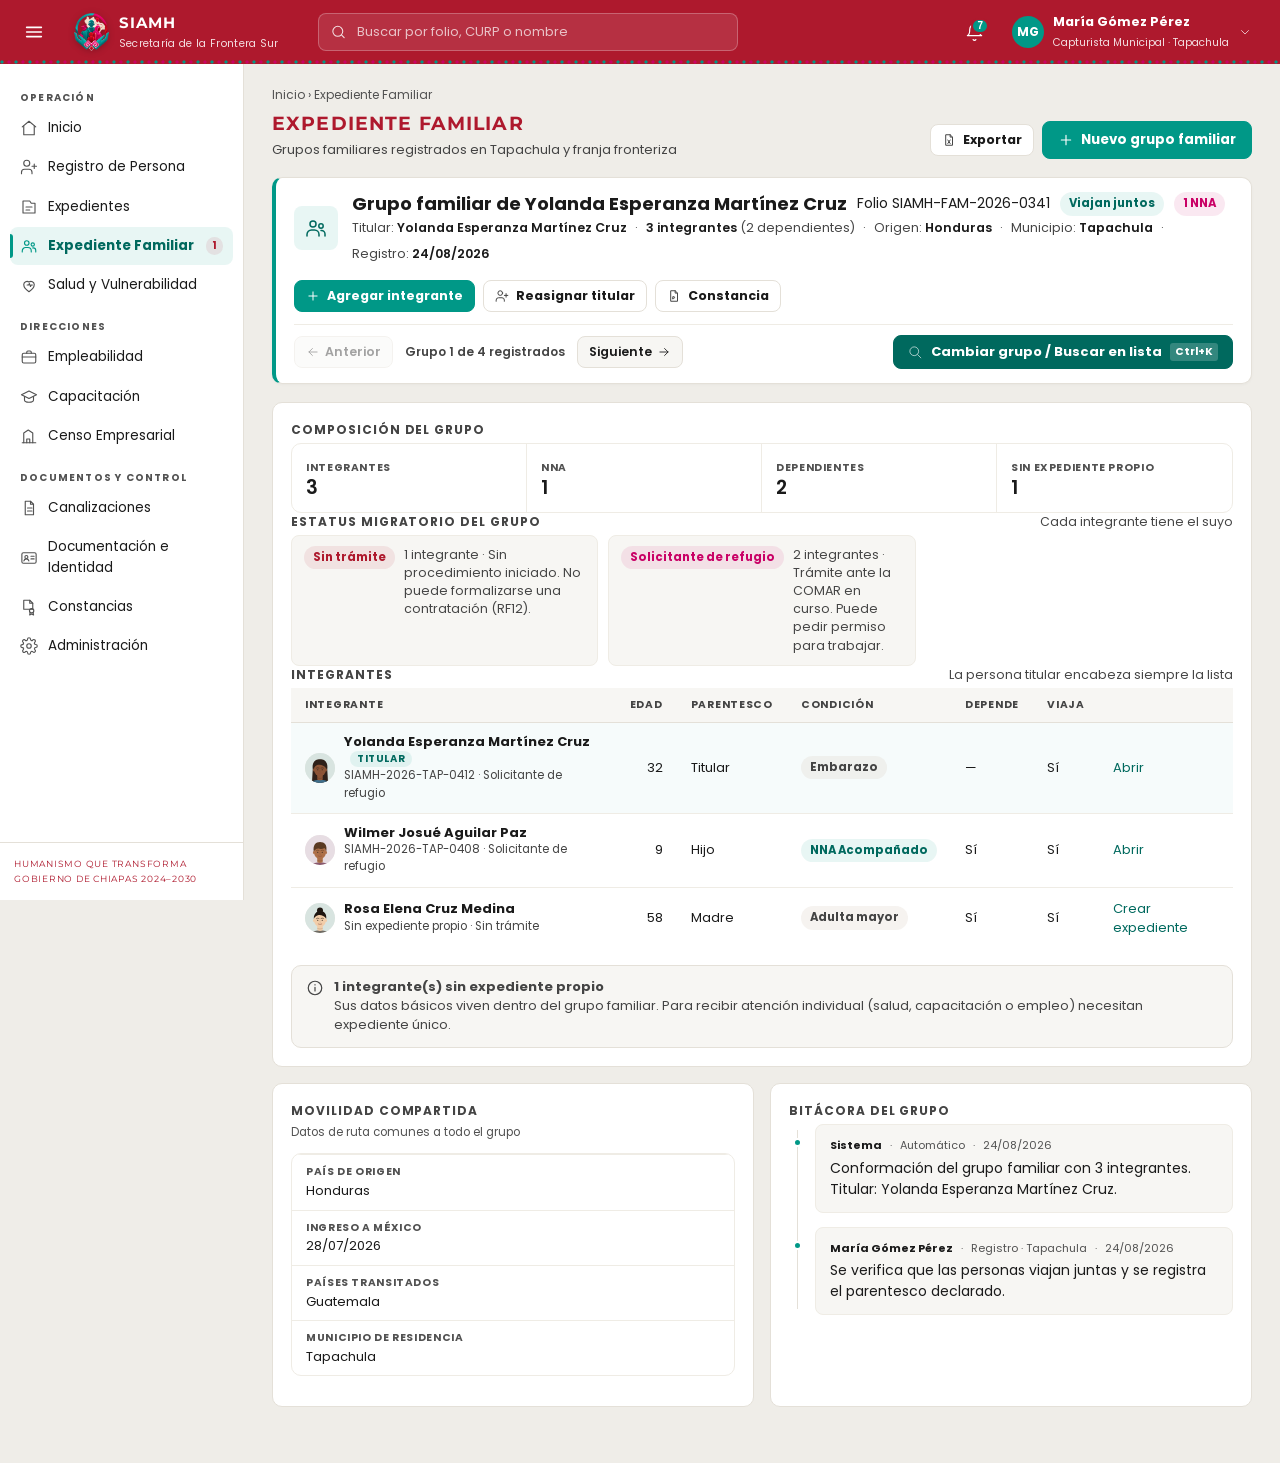
<file: Prototipo/familiar.html>
<!DOCTYPE html>
<html lang="es-MX">
<head>
<meta charset="utf-8">
<meta name="viewport" content="width=device-width, initial-scale=1">
<title>Expediente Familiar · SIAMH</title>
<link rel="icon" href="assets/img/simh-isotipo-96.png">
<link rel="preconnect" href="https://fonts.googleapis.com">
<link rel="preconnect" href="https://fonts.gstatic.com" crossorigin>
<link href="https://fonts.googleapis.com/css2?family=Montserrat:wght@600;700;800&family=Poppins:wght@300;400;500;600;700&display=swap" rel="stylesheet">
<link rel="stylesheet" href="assets/css/simh.css">
<style>
  .g-maestro{display:grid;grid-template-columns:286px 1fr;gap:16px;align-items:start}
  @media (max-width:1100px){ .g-maestro{grid-template-columns:1fr} }

  /* Lista de grupos: el que exige acción se distingue sin depender del color */
  .grupo-item{display:block;width:100%;text-align:left;background:none;border:0;border-bottom:1px solid var(--linea-suave);
    padding:11px 12px;cursor:pointer;font-family:var(--f-texto);position:relative}
  .grupo-item:hover{background:var(--hueso-claro)}
  .grupo-item.activo{background:var(--jade-050)}
  .grupo-item.activo::before{content:"";position:absolute;left:0;top:8px;bottom:8px;width:3px;background:var(--jade);
    border-radius:0 3px 3px 0}
  .grupo-item .g-folio{display:block;font-size:11.5px;color:var(--gris-claro);font-variant-numeric:tabular-nums}
  .grupo-item .g-tit{display:block;font-size:13.5px;font-weight:700;color:var(--tinta);line-height:1.3;margin:1px 0 3px}
  .grupo-item .g-meta{display:flex;gap:8px;align-items:center;font-size:11.5px;color:var(--gris)}
  .grupo-item .g-pend{display:inline-flex;align-items:center;gap:4px;color:var(--guinda);font-weight:700}
  .grupo-item .g-pend svg{width:12px;height:12px;stroke:var(--guinda);stroke-width:2;fill:none}

  /* Composición del grupo: cifras pequeñas, es contexto y no el mensaje */
  .comp{display:grid;grid-template-columns:repeat(4,1fr);gap:0;border:1px solid var(--linea-suave);border-radius:var(--radio)}
  .comp > div{padding:12px 14px;border-right:1px solid var(--linea-suave)}
  .comp > div:last-child{border-right:0}
  .comp .c-num{font-size:19px;font-weight:600;line-height:1.2}
  .comp .c-lab{font-size:10.5px;letter-spacing:.06em;text-transform:uppercase;color:var(--gris-claro);font-weight:700}

  /* Un vínculo que no es directo no puede leerse igual que uno que sí lo es:
     es lo que decide si un NNA queda acompañado o separado. Glifo y palabra,
     no solo color. */
  .estatus-lista{display:grid;grid-template-columns:repeat(auto-fill,minmax(280px,1fr));gap:10px}
  .estatus-item{display:flex;gap:9px;align-items:flex-start;border:1px solid var(--linea-suave);
    border-radius:var(--radio-s);padding:10px 12px;background:var(--hueso-claro)}
  .estatus-item .e-n{font-size:12.5px;color:var(--gris);line-height:1.45}

  .p-nodir{display:flex;align-items:center;gap:5px;font-size:11.5px;font-weight:700;
    color:var(--guinda-900);line-height:1.35;margin-top:3px}
  .p-nodir svg{width:12px;height:12px;flex:none;stroke:var(--guinda);stroke-width:2;fill:none}
  .fila-titular{background:var(--jade-020)}
  .badge-titular{display:inline-flex;align-items:center;gap:4px;font-size:10px;font-weight:700;letter-spacing:.06em;
    text-transform:uppercase;color:var(--jade-900);background:var(--jade-050);border-radius:999px;padding:2px 7px;margin-left:6px}
  .sin-exp{font-size:11px;color:var(--gris-claro)}
  .panel-accion{border:1px solid var(--arena);border-radius:var(--radio);background:var(--hueso-claro);padding:16px;margin-bottom:16px}
</style>
</head>
<body>

<main class="contenido">
  <div class="migas"><a href="index.html">Inicio</a> › Expediente Familiar</div>

  <div class="enc">
    <div class="enc-txt">
      <h1>Expediente Familiar</h1>
      <div class="enc-sub">Grupos familiares registrados en Tapachula y franja fronteriza</div>
    </div>
    <div class="enc-acc">
      <button class="btn btn-secundario btn-s" id="btnXls"></button>
      <button class="btn btn-primario" type="button" id="btnNuevoGrupo"></button>
    </div>
  </div>

  <!-- =========================== Detalle a Pantalla Completa ============================= -->
  <div id="detalle" style="max-width:100%"></div>
</main>

<script src="assets/js/simh.js"></script>
<script>
(function () {
  SIMH.chrome("familiar");

  /* Modo sin datos de prueba (Administración › Datos de prueba). */
  if (SIMH.sinDatos()) {
    SIMH.vacioModulo({ ico:"familia", titulo:"No hay grupos familiares",
      texto:"Los grupos familiares se forman al registrar personas que viajan juntas.",
      accion:'<a class="btn btn-primario btn-s" href="registro.html">' + SIMH.icono("registro") + 'Registrar persona</a>' });
    return;
  }
  var ico = SIMH.icono, esc = SIMH.esc, $ = function (s) { return document.querySelector(s); };

  /* ======================================================================
     Catálogo de parentesco: SOLO DIRECTO.
     --------------------------------------------------------------------
     Línea recta (madre, padre, hija, hijo, abuela, abuelo, nieta, nieto),
     hermanos y cónyuge o concubina. Todo lo demás —tía, sobrino, primo,
     vecino, compañero de ruta— no es parentesco directo y se registra como
     PERSONA ACOMPAÑANTE.

     No es una poda del catálogo: es la regla que decide si una niña o un
     niño queda como NNA acompañado o separado. Quien viaja con su tía no
     viaja con quien ejerce la patria potestad, y por eso está separado. Con
     "Sobrino" en la lista, el sistema recibía un vínculo que parecía
     suficiente y se quedaba sin saber por qué ese NNA estaba separado.
     ================================================================== */
  var PARENTESCOS = [
    { id:"hija",     t:"Hija",                 directo:true },
    { id:"hijo",     t:"Hijo",                 directo:true },
    { id:"madre",    t:"Madre",                directo:true },
    { id:"padre",    t:"Padre",                directo:true },
    { id:"hermana",  t:"Hermana",              directo:true },
    { id:"hermano",  t:"Hermano",              directo:true },
    { id:"conyuge",  t:"Cónyuge o concubina/o", directo:true },
    { id:"abuela",   t:"Abuela",               directo:true },
    { id:"abuelo",   t:"Abuelo",               directo:true },
    { id:"nieta",    t:"Nieta",                directo:true },
    { id:"nieto",    t:"Nieto",                directo:true },
    { id:"acomp",    t:"Persona acompañante · sin parentesco directo", directo:false }
  ];
  /* Qué significa cada estatus en la práctica: sin eso la etiqueta no dice
     nada que la ventanilla pueda usar. */
  var ESTATUS = {
    "Solicitante de refugio": { c:"chip-rosa",
      n:"Trámite ante la COMAR en curso. Puede pedir permiso para trabajar." },
    "Refugiado / Residente":  { c:"chip-jade",
      n:"Situación regular. Puede trabajar sin permiso adicional." },
    "Naturalizado":           { c:"chip-jade", n:"Persona mexicana por naturalización." },
    "Sin trámite":            { c:"chip-guinda",
      n:"Sin procedimiento iniciado. No puede formalizarse una contratación (RF12)." }
  };
  function plural(n, s, p) { return n + " " + (n === 1 ? s : p); }

  function parentesco(id) {
    return PARENTESCOS.filter(function (x) { return x.id === id; })[0] || null;
  }

  /* El vínculo se declara contra la persona titular: si es directo y la
     titular es mayor de edad, el NNA está acompañado; si no, separado. */
  function clasificaNNA(g, par) {
    var tit = g.integrantes.filter(function (m) { return m.titular; })[0];
    return (par.directo && tit && tit.e >= 18) ? "Acompañado" : "Separado";
  }

  document.getElementById("btnXls").innerHTML = ico("excel") + "Exportar";
  document.getElementById("btnNuevoGrupo").innerHTML = ico("mas") + "Nuevo grupo familiar";

  /* ------------------------------------------------------------ Datos --- */
  var grupos = [
    {
      id:"SIAMH-FAM-2026-0341", tipo:"Nuclear", mun:"Tapachula", fecha:"24/08/2026", juntos:true,
      origen:"Honduras", ingreso:"28/07/2026", ruta:"Guatemala", oficio:null,
      integrantes:[
        { n:"Yolanda Esperanza Martínez Cruz", i:"YM", e:32, p:"Titular", dep:"—", v:"Sí",
          exp:"SIAMH-2026-TAP-0412", est:"Solicitante de refugio", cond:"Embarazo", titular:true },
        { n:"Wilmer Josué Aguilar Paz", i:"WA", e:9, p:"Hijo", dep:"Sí", v:"Sí",
          exp:"SIAMH-2026-TAP-0408", est:"Solicitante de refugio", nna:"Acompañado" },
        { n:"Rosa Elena Cruz Medina", i:"RC", e:58, p:"Madre", dep:"Sí", v:"Sí",
          exp:null, est:"Sin trámite", cond:"Adulta mayor" }
      ]
    },
    {
      id:"SIAMH-FAM-2026-0338", tipo:"Extendido", mun:"Tapachula", fecha:"22/08/2026", juntos:true,
      origen:"Venezuela", ingreso:"19/08/2026", ruta:"Colombia · Panamá · Guatemala", oficio:"pendiente",
      integrantes:[
        { n:"Marisol Rojas Peña", i:"MR", e:38, p:"Persona acompañante", pd:false, dep:"—", v:"Sí",
          exp:"SIAMH-2026-TAP-0415", est:"Solicitante de refugio", titular:true },
        { n:"Keiner Alexander Rojas Mora", i:"KR", e:16, p:"Persona acompañante", pd:false,
          dep:"Sí", v:"Sí",
          exp:"SIAMH-2026-TAP-0410", est:"Sin trámite", nna:"Separado" },
        { n:"Dariana Rojas Mora", i:"DR", e:7, p:"Persona acompañante", pd:false, dep:"Sí", v:"Sí",
          exp:null, est:"Sin trámite", nna:"Separado" }
      ]
    },
    {
      id:"SIAMH-FAM-2026-0332", tipo:"Nuclear", mun:"Suchiate", fecha:"18/08/2026", juntos:true,
      origen:"Guatemala", ingreso:"12/08/2026", ruta:"—", oficio:null,
      integrantes:[
        { n:"Marta Lucía Xicoténcatl Pérez", i:"MX", e:41, p:"Titular", dep:"—", v:"Sí",
          exp:"SIAMH-2026-SUC-0177", est:"Refugiado / Residente", titular:true },
        { n:"Diego Armando Xicoténcatl", i:"DX", e:14, p:"Hijo", dep:"Sí", v:"Sí",
          exp:null, est:"Refugiado / Residente", nna:"Acompañado" }
      ]
    },
    {
      id:"SIAMH-FAM-2026-0327", tipo:"Unipersonal", mun:"Motozintla", fecha:"12/08/2026", juntos:true,
      origen:"Guatemala", ingreso:"05/08/2026", ruta:"—", oficio:null,
      integrantes:[
        { n:"Rosalinda Gómez Vázquez", i:"RG", e:63, p:"Titular", dep:"—", v:"Sí",
          exp:"SIAMH-2026-MOT-0061", est:"Refugiado / Residente", cond:"Adulta mayor", titular:true }
      ]
    }
  ];

  var actual = 0, panelAbierto = null;

  function pendiente(g) {
    return g.oficio === "pendiente" &&
      g.integrantes.some(function (m) { return m.nna === "Separado" || m.nna === "No acompañado"; });
  }

  /* ------------------------------------------------- Lista de grupos ---- */
  function pintarLista() {}

  /* Constancia de integración del grupo familiar en hoja oficial, con la
     vista a pantalla completa y la impresión comunes (23/09/2026). */
  document.addEventListener("click", function (e) {
    if (!e.target.closest || !e.target.closest("#btnConsFam")) return;
    var g = grupos[actual];
    var tit = g.integrantes.find(function (m) { return m.titular; });
    var p = g.fecha.split("/");
    SIMH.verDocumento(SIMH.hojaReporte({
      titulo: "CONSTANCIA DE INTEGRACIÓN FAMILIAR",
      intro: "La Subsecretaría de Movilidad Humana de la Secretaría de la Frontera Sur hace constar que el grupo " +
        "familiar con folio <b>" + esc(g.id) + "</b>, cuya persona titular es <b>" + esc(tit.n) + "</b>, " +
        "originario de " + esc(g.origen) + ", quedó registrado en " + esc(g.mun) + " el " +
        SIMH.fechaLarga(p[2] + "-" + p[1] + "-" + p[0]) + " con los siguientes integrantes. Esta constancia " +
        "<b>no es un documento migratorio</b> ni acredita estancia regular en el país.",
      secciones: [{ cols: ["Nombre", "Edad", "Parentesco", "Expediente", "Estatus migratorio"], num: [1],
        anchos: ["32%", "8%", "14%", "24%", "22%"],
        filas: g.integrantes.map(function (m) {
          return [m.n, m.e, m.p, m.exp || "Sin expediente propio", m.est];
        }) }]
    }), "Constancia de integración familiar · " + g.id);
  });

  /* ----------------------------------------------------- Detalle -------- */
  function pintarDetalle() {
    var g = grupos[actual];
    var tit = g.integrantes.find(function (m) { return m.titular; });
    var nna = g.integrantes.filter(function (m) { return m.nna; });
    var sinExp = g.integrantes.filter(function (m) { return !m.exp; }).length;
    var deps = g.integrantes.filter(function (m) { return m.dep === "Sí"; }).length;
    var requieren = nna.filter(function (m) { return m.nna === "Separado" || m.nna === "No acompañado"; });

    var html =
      /* ---------------- Banner de Caso Activo --------------------------- */
      '<div class="banner-caso-activo">' +
        '<div class="bca-superior">' +
          '<div class="bca-persona">' +
            '<div class="bca-foto">' + ico("familia") + '</div>' +
            '<div class="bca-datos">' +
              '<div style="display:flex;align-items:center;gap:10px;flex-wrap:wrap">' +
                '<span class="bca-nombre">Grupo familiar de ' + esc(tit.n) + '</span>' +
                '<span class="folio-tag">Folio ' + g.id + '</span>' +
                '<span class="chip ' + (g.juntos ? "chip-jade" : "chip-neutro") + '">' +
                  (g.juntos ? "Viajan juntos" : "Separados") + '</span>' +
                (nna.length ? '<span class="chip chip-rosa">' + nna.length + ' NNA</span>' : '') +
              '</div>' +
              '<div class="bca-meta">' +
                '<span>Titular: <b>' + esc(tit.n) + '</b></span>' +
                '<span>·</span>' +
                '<span><b>' + g.integrantes.length + ' integrantes</b> (' + deps + ' dependientes)</span>' +
                '<span>·</span>' +
                '<span>Origen: <b>' + esc(g.origen) + '</b></span>' +
                '<span>·</span>' +
                '<span>Municipio: <b>' + esc(g.mun) + '</b></span>' +
                '<span>·</span>' +
                '<span>Registro: <b>' + g.fecha + '</b></span>' +
              '</div>' +
            '</div>' +
          '</div>' +
          '<div class="flex gap-8">' +
            '<button class="btn btn-primario btn-s" type="button" data-acc="agregar">' + ico("mas") + 'Agregar integrante</button>' +
            '<button class="btn btn-secundario btn-s" type="button" data-acc="reasignar">' + ico("registro") + 'Reasignar titular</button>' +
            '<button class="btn btn-secundario btn-s" type="button" id="btnConsFam">' + ico("pdf") + 'Constancia</button>' +
          '</div>' +
        '</div>' +
        '<div class="bca-controles">' +
          '<div class="bca-nav">' +
            '<button type="button" class="bca-nav-btn" id="btnCasoAnt"' + (actual <= 0 ? ' disabled' : '') + '>' +
              ico("izq") + 'Anterior' +
            '</button>' +
            '<span class="bca-nav-pos">Grupo ' + (actual + 1) + ' de ' + grupos.length + ' registrados</span>' +
            '<button type="button" class="bca-nav-btn" id="btnCasoSig"' + (actual >= grupos.length - 1 ? ' disabled' : '') + '>' +
              'Siguiente ' + ico("der") +
            '</button>' +
          '</div>' +
          '<button type="button" class="btn-cambiar-caso" id="btnAbrirSelector">' +
            '<svg viewBox="0 0 24 24"><path d="M21 21l-6-6m2-5a7 7 0 11-14 0 7 7 0 0114 0z"/></svg>' +
            'Cambiar grupo / Buscar en lista <kbd>Ctrl+K</kbd>' +
          '</button>' +
        '</div>' +
      '</div>';

    /* ------------- lo que exige acción va primero, no al final ---------- */
    if (requieren.length && g.oficio === "pendiente") {
      html += '<div class="aviso aviso-guinda" style="margin-top:16px">' + ico("alerta") +
        "<span><strong>Requiere notificación a la Procuraduría Regional</strong>" +
        requieren.length + (requieren.length === 1 ? " integrante está clasificado" : " integrantes están clasificados") +
        " como <b>" + requieren[0].nna + "</b>. El oficio debe emitirse en un plazo máximo de 24 horas a partir " +
        "del registro (RF06).<br><br>" +
        '<button class="btn btn-peligro btn-s" type="button" data-acc="oficio">' + ico("oficios") +
        "Generar oficio automático</button></span></div>";
    } else if (g.oficio === "generado") {
      /* Nace en borrador y sin folio: el folio de la serie se asigna en el
         momento de la firma del Director de Área, no al generarlo. Es la
         misma regla de la canalización de Salud y del registro de oficios. */
      html += '<div class="aviso aviso-rosa" style="margin-top:16px">' + ico("reloj") +
        "<span><strong>Oficio BOR-0034 · en firma</strong>La notificación a la Procuraduría " +
        "Regional se generó en borrador y espera la firma del Director de Área; el folio se " +
        'asigna al firmar y el plazo de 24 horas ya corre. ' +
        '<a href="canalizaciones.html?o=BOR-0034">Ver en Canalizaciones</a></span></div>';
    }

    /* --------------------------- panel de acción ----------------------- */
    if (panelAbierto === "reasignar") {
      html += '<div class="panel-accion">' +
        '<h3 style="margin-bottom:4px">Reasignar titular del grupo</h3>' +
        '<p class="txt-min" style="margin-bottom:12px">La titularidad solo se reasigna por fallecimiento o abandono ' +
        "de la persona titular. El cambio queda registrado en la bitácora con usuario, fecha y motivo (RNF02).</p>" +
        '<div class="fila">' +
          '<div class="campo"><label>Nueva persona titular</label><select id="selTitular">' +
            g.integrantes.filter(function (m) { return !m.titular && m.e >= 18; })
              .map(function (m) { return "<option>" + esc(m.n) + "</option>"; }).join("") +
            (g.integrantes.filter(function (m) { return !m.titular && m.e >= 18; }).length ? "" :
              "<option disabled selected>No hay integrantes mayores de edad</option>") +
          "</select>" +
          '<div class="ayuda">Solo pueden ser titulares las personas mayores de edad.</div></div>' +
          '<div class="campo"><label>Motivo <span class="req">•</span></label><select>' +
            "<option>Fallecimiento de la persona titular</option><option>Abandono del grupo</option></select></div>" +
        "</div>" +
        (g.integrantes.filter(function (m) { return !m.titular && m.e >= 18; }).length ? "" :
          '<div class="aviso aviso-guinda" style="margin:0 0 12px">' + ico("alerta") +
          "<span><strong>Sin persona adulta disponible</strong>Al reasignar, los NNA del grupo pasan a " +
          "clasificarse como <b>No acompañados</b> y se genera el oficio a la Procuraduría de forma automática.</span></div>") +
        '<div class="flex gap-10">' +
          '<button class="btn btn-primario btn-s" type="button" data-acc="confirmar-reasignar">Confirmar reasignación</button>' +
          '<button class="btn btn-texto" type="button" data-acc="cerrar-panel">Cancelar</button>' +
        "</div></div>";
    }
    if (panelAbierto === "agregar") {
      html += '<div class="panel-accion">' +
        '<h3 style="margin-bottom:4px">Agregar integrante al grupo</h3>' +
        '<p class="txt-min" style="margin-bottom:12px">Si la persona ya tiene expediente, se vincula por folio. ' +
        "Si no, se capturan sus datos básicos aquí y puede generarse su expediente después.</p>" +
        '<div class="fila-3">' +
          '<div class="campo"><label>Nombre completo <span class="req">•</span></label><input type="text" id="nvoNombre"></div>' +
          '<div class="campo"><label>Edad <span class="req">•</span></label><input type="number" id="nvaEdad" min="0" max="120"></div>' +
          '<div class="campo"><label>Parentesco con la titular <span class="req">•</span></label>' +
            '<select id="nvoParent">' +
            PARENTESCOS.map(function (x) {
              return '<option value="' + x.id + '">' + esc(x.t) + "</option>";
            }).join("") + "</select>" +
            '<div class="ayuda">Solo parentesco directo: línea recta y hermanos. Quien acompaña sin ' +
            "ese vínculo se registra como <b>persona acompañante</b>, y esa es la diferencia que " +
            "hace que un NNA sea acompañado o separado.</div></div>" +
        "</div>" +
        '<div id="avisoParent"></div>' +
        '<div class="fila-3">' +
          '<div class="campo"><label>Folio de expediente <span class="opc">(si ya tiene)</span></label><input type="text" placeholder="SIAMH-2026-TAP-0000"></div>' +
          '<div class="campo"><label>¿Depende económicamente?</label><select id="nvoDep"><option>Sí</option><option>No</option></select></div>' +
          '<div class="campo"><label>¿Viaja con el grupo?</label><select id="nvoViaja"><option>Sí</option><option>No</option></select></div>' +
        "</div>" +
        '<div class="flex gap-10">' +
          '<button class="btn btn-primario btn-s" type="button" data-acc="confirmar-agregar">Agregar al grupo</button>' +
          '<button class="btn btn-texto" type="button" data-acc="cerrar-panel">Cancelar</button>' +
        "</div></div>";
    }

    /* --------------------------- composición --------------------------- */
    html += '<article class="tarjeta" style="margin-top:16px">' +
      '<div class="grafica-enc"><h3>Composición del grupo</h3></div>' +
      '<div class="comp">' +
        '<div><span class="c-lab">Integrantes</span><div class="c-num">' + g.integrantes.length + "</div></div>" +
        '<div><span class="c-lab">NNA</span><div class="c-num">' + nna.length + "</div></div>" +
        '<div><span class="c-lab">Dependientes</span><div class="c-num">' + deps + "</div></div>" +
        '<div><span class="c-lab">Sin expediente propio</span><div class="c-num">' + sinExp + "</div></div>" +
      "</div>" +

      /* -------------------- estatus migratorio del grupo ---------------
         Un grupo no tiene un estatus: tiene tantos como integrantes, y esa
         diferencia es la que decide quién puede trabajar, quién tiene plazo
         de trámite y quién no. Verlo por grupo evita revisar expediente por
         expediente para saberlo.                                        */
      '<div class="grafica-enc mt-16"><h3>Estatus migratorio del grupo</h3>' +
        '<span class="txt-min">Cada integrante tiene el suyo</span></div>' +
      '<div class="estatus-lista">' +
      (function () {
        var cuenta = {};
        g.integrantes.forEach(function (m) { cuenta[m.est] = (cuenta[m.est] || 0) + 1; });
        return Object.keys(cuenta).sort().map(function (k) {
          var E = ESTATUS[k] || { c:"chip-neutro", n:"" };
          return '<div class="estatus-item"><span class="chip ' + E.c + '">' + esc(k) + "</span>" +
            '<span class="e-n">' + plural(cuenta[k], "integrante", "integrantes") +
            (E.n ? " · " + esc(E.n) : "") + "</span></div>";
        }).join("");
      })() +
      "</div>" +

      /* ------------------------- lista de integrantes ------------------ */
      '<div class="grafica-enc mt-16"><h3>Integrantes</h3>' +
        '<span class="txt-min">La persona titular encabeza siempre la lista</span></div>' +
      '<table class="tabla" style="font-size:13px"><thead><tr>' +
        "<th>Integrante</th><th class='num'>Edad</th><th>Parentesco</th><th>Condición</th>" +
        "<th>Depende</th><th>Viaja</th><th></th></tr></thead><tbody>" +
      g.integrantes.map(function (m, idx) {
        var chipCond = m.nna
          ? '<span class="chip ' + (m.nna === "Acompañado" ? "chip-jade" : "chip-guinda") + '">' +
            (m.nna === "Acompañado" ? "" : ico("alerta")) + "NNA " + m.nna + "</span>"
          : (m.cond ? '<span class="chip chip-neutro">' + m.cond + "</span>" : '<span class="txt-min">—</span>');
        return '<tr class="' + (m.titular ? "fila-titular" : "") + '">' +
          '<td><span class="persona-celda">' + SIMH.fotoPersona(m.exp || ("FAM-" + m.n), m.n, "avatar-mini", m.i) + "<span>" +
            '<span class="p-nom">' + esc(m.n) + (m.titular ? '<span class="badge-titular">Titular</span>' : "") + "</span>" +
            (m.exp ? '<span class="p-sub">' + m.exp + " · " + m.est + "</span>"
                   : '<span class="p-sub sin-exp">Sin expediente propio · ' + m.est + "</span>") +
          "</span></span></td>" +
          '<td class="num">' + m.e + "</td>" +
          "<td>" + esc(m.p) +
            (m.pd === false ? '<span class="p-nodir">' + ico("alerta") + "Sin parentesco directo</span>"
                            : "") + "</td>" +
          "<td>" + chipCond + "</td>" +
          "<td>" + m.dep + "</td><td>" + m.v + "</td>" +
          "<td>" + (m.exp ? '<a href="expediente-detalle.html">Abrir</a>'
                          : '<a href="registro.html">Crear expediente</a>') + "</td></tr>";
      }).join("") + "</tbody></table>";

    if (sinExp) {
      html += '<div class="aviso aviso-neutro" style="margin:16px 0 0">' + ico("info") +
        "<span><strong>" + sinExp + " integrante(s) sin expediente propio</strong>" +
        "Sus datos básicos viven dentro del grupo familiar. Para recibir atención individual " +
        "(salud, capacitación o empleo) necesitan expediente único.</span></div>";
    }
    html += "</article>";

    /* ------------------- movilidad compartida y bitácora --------------- */
    html += '<div class="rejilla g-2" style="margin-top:16px">' +
      '<article class="tarjeta"><div class="grafica-enc"><h3>Movilidad compartida</h3></div>' +
        '<div class="grafica-sub">Datos de ruta comunes a todo el grupo</div>' +
        '<div class="resumen-grupo"><div class="resumen-lista">' +
          dato("País de origen", g.origen) + dato("Ingreso a México", g.ingreso) +
          dato("Países transitados", g.ruta) + dato("Municipio de residencia", g.mun) +
        "</div></div></article>" +

      '<article class="tarjeta"><div class="grafica-enc"><h3>Bitácora del grupo</h3></div>' +
        '<div class="timeline">' +
          nota("Sistema", "Automático", g.fecha, "Conformación del grupo familiar con " +
            g.integrantes.length + " integrantes. Titular: " + esc(tit.n) + ".") +
          (g.oficio === "generado"
            ? nota("Sistema", "Automático", g.fecha, "Se generó en borrador el oficio a la " +
                "Procuraduría Regional (BOR-0034), pendiente de firma del Director de Área.")
            : "") +
          nota("María Gómez Pérez", "Registro · " + g.mun, g.fecha, "Se verifica que las personas viajan " +
            (g.juntos ? "juntas" : "separadas") + " y se registra el parentesco declarado.") +
        "</div></article></div>";

    $("#detalle").innerHTML = html;
    enlazarAlta(g);
  }

  /* ----------------------------------------------------------------------
     La consecuencia del alta se declara ANTES de confirmar, como en
     Capacitación y en Empleabilidad. Aquí importa más que en ninguna otra
     pantalla: un vínculo no directo sobre una persona menor de edad la
     clasifica como NNA separada, y eso dispara un oficio con plazo legal de
     24 horas. Que eso aparezca al pulsar "Agregar" y no antes es lo que
     convierte una regla en una sorpresa.
     ------------------------------------------------------------------- */
  function enlazarAlta(g) {
    var selP = document.getElementById("nvoParent");
    var inpE = document.getElementById("nvaEdad");
    var caja = document.getElementById("avisoParent");
    if (!selP || !inpE || !caja) return;

    function pinta() {
      var par = parentesco(selP.value);
      var ed = parseInt(inpE.value, 10);
      if (!par) { caja.innerHTML = ""; return; }

      if (!par.directo && !isNaN(ed) && ed < 18) {
        caja.innerHTML = '<div class="aviso aviso-guinda">' + ico("alerta") +
          "<span><strong>Al agregarla quedará como NNA separada</strong>" +
          "No hay parentesco directo con la persona titular, así que la clasificación es " +
          "<b>separada</b> y no acompañada. Eso obliga a notificar a la Procuraduría Regional " +
          "dentro de las 24 horas siguientes al registro (RF06); el oficio se genera en borrador " +
          "y queda pendiente de la firma del Director de Área.</span></div>";
      } else if (!par.directo) {
        caja.innerHTML = '<div class="aviso aviso-neutro">' + ico("info") +
          "<span><strong>Se registrará como persona acompañante</strong>" +
          "Sin parentesco directo la persona forma parte del grupo, pero no acredita vínculo " +
          "familiar: no puede ser titular ni recibir por sí sola a una persona menor de edad." +
          "</span></div>";
      } else if (!isNaN(ed) && ed < 18) {
        caja.innerHTML = '<div class="aviso aviso-jade">' + ico("check") +
          "<span><strong>Quedará como NNA acompañada</strong>" +
          "El vínculo con la persona titular es directo, así que no se dispara la notificación a " +
          "la Procuraduría.</span></div>";
      } else {
        caja.innerHTML = "";
      }
    }
    selP.addEventListener("change", pinta);
    inpE.addEventListener("input", pinta);
    pinta();
  }

  function dato(l, v) {
    return '<div class="resumen-dato"><span class="r-lab">' + l + '</span><span class="r-val">' + v + "</span></div>";
  }
  function nota(a, ar, f, t) {
    return '<div class="tl-item"><div class="tl-caja"><div class="tl-meta">' +
      '<span class="tl-autor">' + a + "</span><span>·</span><span>" + ar + "</span><span>·</span><span>" + f +
      "</span></div>" + t + "</div></div>";
  }

  /* ---------------------------------------------------------- Acciones -- */
  $("#detalle").addEventListener("click", function (e) {
    var b = e.target.closest("[data-acc]");
    if (!b) return;
    var acc = b.getAttribute("data-acc"), g = grupos[actual];

    if (acc === "oficio") {
      g.oficio = "generado";
      pintarLista(); pintarDetalle();
    }
    if (acc === "reasignar" || acc === "agregar") { panelAbierto = acc; pintarDetalle(); }
    if (acc === "cerrar-panel") { panelAbierto = null; pintarDetalle(); }

    if (acc === "confirmar-reasignar") {
      var nuevo = document.getElementById("selTitular").value;
      var adultos = g.integrantes.filter(function (m) { return !m.titular && m.e >= 18; });
      if (adultos.length) {
        g.integrantes.forEach(function (m) { m.titular = (m.n === nuevo); if (m.titular) m.p = "Titular"; });
        g.integrantes.sort(function (a, c) { return (c.titular ? 1 : 0) - (a.titular ? 1 : 0); });
      } else {
        /* Sin persona adulta el grupo se disuelve como tal: los NNA quedan
           no acompañados y el oficio pasa a ser obligatorio (RF06).        */
        g.integrantes.forEach(function (m) { if (m.nna) m.nna = "No acompañado"; });
        g.oficio = "pendiente";
      }
      panelAbierto = null;
      pintarLista(); pintarDetalle();
    }

    if (acc === "confirmar-agregar") {
      var nom = document.getElementById("nvoNombre").value.trim();
      var ed = parseInt(document.getElementById("nvaEdad").value, 10);
      if (!nom || isNaN(ed)) { document.getElementById("nvoNombre").focus(); return; }
      var ini = nom.split(" ").map(function (x) { return x[0]; }).slice(0, 2).join("").toUpperCase();
      var par = parentesco(document.getElementById("nvoParent").value) || PARENTESCOS[0];
      var nuevoM = {
        n:nom, i:ini, e:ed, p:par.t, pd:par.directo,
        dep:document.getElementById("nvoDep").value, v:document.getElementById("nvoViaja").value,
        exp:null, est:"Sin trámite"
      };
      /* Un NNA está ACOMPAÑADO cuando viaja con quien ejerce la patria
         potestad, no cuando viaja con alguien. La clasificación la decide el
         parentesco directo con una persona adulta del grupo, no el hecho de
         ir juntos: viajar con la tía es exactamente el caso de separación. */
      if (ed < 18) nuevoM.nna = clasificaNNA(g, par);
      g.integrantes.push(nuevoM);
      if (nuevoM.nna === "Separado") g.oficio = "pendiente";
      panelAbierto = null;
      pintarLista(); pintarDetalle();
    }
  });

  var gestor = SIMH.gestorCaso({
    items: grupos,
    indiceInicial: actual,
    titulo: "Seleccionar Grupo Familiar",
    placeholder: "Buscar por folio, titular o municipio...",
    filtraItem: function(g, txt) {
      if (!txt) return true;
      var tit = g.integrantes.find(function(m){ return m.titular; });
      var t = (g.id + " " + (tit ? tit.n : "") + " " + g.mun + " " + g.origen).toLowerCase();
      return t.indexOf(txt.toLowerCase()) >= 0;
    },
    renderItem: function(g, esActivo, idx) {
      var tit = g.integrantes.find(function(m){ return m.titular; });
      var nna = g.integrantes.filter(function(m){ return m.nna; });
      return '<button type="button" class="drawer-item' + (esActivo ? ' activo' : '') + '" data-idx="' + idx + '">' +
        '<div class="drawer-item-avatar">' + (tit ? esc(tit.n.charAt(0)) : 'F') + '</div>' +
        '<div class="drawer-item-txt">' +
          '<span class="drawer-item-nom">Grupo de ' + esc(tit ? tit.n : "Sin titular") + '</span>' +
          '<span class="drawer-item-sub">Folio ' + g.id + ' · ' + g.integrantes.length + ' integrantes · ' + esc(g.mun) + '</span>' +
        '</div>' +
        (nna.length ? '<span class="chip chip-rosa">' + nna.length + ' NNA</span>' : '') +
      '</button>';
    },
    onSelect: function(g, idx) {
      actual = idx;
      panelAbierto = null;
      pintarDetalle();
      window.scrollTo({ top: 0, behavior: "smooth" });
    }
  });

  pintarDetalle();

  /* Eventos de navegación y apertura del selector */
  document.addEventListener("click", function(e) {
    if (e.target.closest("#btnAbrirSelector")) {
      gestor.abrir();
    } else if (e.target.closest("#btnCasoAnt")) {
      gestor.anterior();
    } else if (e.target.closest("#btnCasoSig")) {
      gestor.siguiente();
    }
  });
})();
</script>
</body>
</html>
</file>
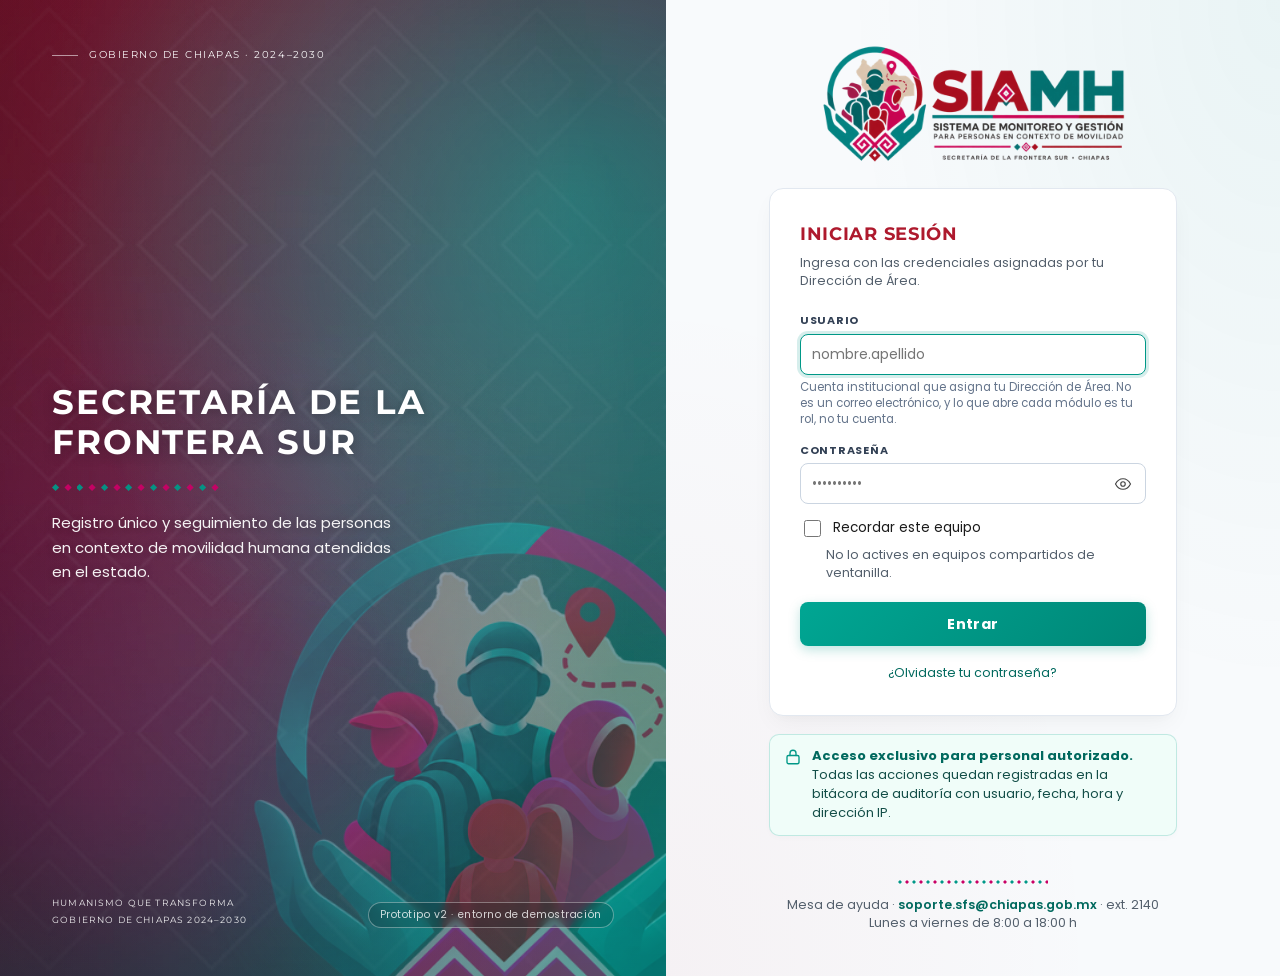
<file: Prototipo/login.html>
<!DOCTYPE html>
<html lang="es-MX">
<head>
<meta charset="utf-8">
<meta name="viewport" content="width=device-width, initial-scale=1">
<title>Iniciar sesión · SIAMH</title>
<link rel="icon" href="assets/img/simh-isotipo-96.png">
<link rel="preconnect" href="https://fonts.googleapis.com">
<link rel="preconnect" href="https://fonts.gstatic.com" crossorigin>
<link href="https://fonts.googleapis.com/css2?family=Montserrat:wght@600;700;800&family=Poppins:wght@300;400;500;600;700&display=swap" rel="stylesheet">
<link rel="stylesheet" href="assets/css/simh.css">
</head>
<body>

<div class="login">
  <!-- ------------------------------------------------ Columna de marca -- -->
  <section class="login-marca">
    <!-- Fondo en movimiento: mudo, en bucle y con imagen de respaldo. No
         transmite información, así que queda fuera del árbol de accesibilidad. -->
    <video class="login-video" autoplay muted loop playsinline preload="auto"
           poster="assets/video/login-fondo.jpg" aria-hidden="true" tabindex="-1">
      <source src="assets/video/login-fondo.mp4" type="video/mp4">
    </video>
    <div class="login-velo" aria-hidden="true"></div>
    <img class="marca-agua" src="assets/img/simh-isotipo.png" alt="" aria-hidden="true">

    <p class="marca-tope">Gobierno de Chiapas · 2024–2030</p>

    <div class="marca-cuerpo">
      <h1>Secretaría de la<br>Frontera Sur</h1>
      <div class="cenefa" aria-hidden="true"></div>
      <p>Registro único y seguimiento de las personas en contexto de
         movilidad humana atendidas en el estado.</p>
    </div>

    <div class="marca-pie">
      <div class="marca-firma">HUMANISMO QUE TRANSFORMA<br>GOBIERNO DE CHIAPAS 2024–2030</div>
      <span class="marca-entorno">Prototipo v2 · entorno de demostración</span>
    </div>
  </section>

  <!-- --------------------------------------------- Columna de acceso ---- -->
  <section class="login-form">
    <div class="caja">
      <img class="login-lockup" src="assets/img/simh-lockup.png"
           alt="SIAMH · Sistema de Monitoreo y Gestión para Personas en Contexto de Movilidad · Secretaría de la Frontera Sur, Chiapas"
           width="760" height="300">

      <div class="aviso aviso-jade oculto" id="avisoSalida" style="margin-bottom:16px"></div>

      <form class="tarjeta" id="formAcceso" novalidate>
        <h2>Iniciar sesión</h2>
        <p class="txt-min" style="margin-bottom:22px">
          Ingresa con las credenciales asignadas por tu Dirección de Área.
        </p>

        <!-- Región de error única: se anuncia una vez, no campo por campo -->
        <div class="error-form" id="errorForm" role="alert"></div>

        <div class="campo">
          <label for="usuario">Usuario</label>
          <input id="usuario" name="usuario" type="text" placeholder="nombre.apellido"
                 autocomplete="username" autocapitalize="none" spellcheck="false" autofocus>
          <!-- El usuario NO es un correo: es la cuenta institucional que asigna
               la Dirección de Área, y lo que da acceso es el rol, no la cuenta
               de correo de la persona. Decirlo aquí evita que en la ventanilla
               se intente entrar con el correo personal. -->
          <div class="ayuda">Cuenta institucional que asigna tu Dirección de Área. No es un correo
            electrónico, y lo que abre cada módulo es tu rol, no tu cuenta.</div>
        </div>

        <div class="campo">
          <label for="clave">Contraseña</label>
          <div class="campo-clave">
            <input id="clave" name="clave" type="password" placeholder="••••••••••"
                   autocomplete="current-password">
            <button type="button" class="ver-clave" id="verClave"
                    aria-pressed="false" aria-label="Mostrar contraseña" title="Mostrar contraseña"></button>
          </div>
          <p class="aviso-caps" id="avisoCaps">Bloq Mayús está activado.</p>
        </div>

        <label class="check" style="margin:2px 0 6px">
          <input type="checkbox" id="recordar">
          <span>Recordar este equipo</span>
        </label>
        <p class="txt-min" style="margin:0 0 20px 26px">
          No lo actives en equipos compartidos de ventanilla.
        </p>

        <button type="submit" class="btn btn-primario btn-bloque btn-grande">Entrar</button>

        <p class="txt-min" style="text-align:center;margin:18px 0 0">
          <a href="#">¿Olvidaste tu contraseña?</a>
        </p>
      </form>

      <div class="aviso aviso-neutro" id="avisoAcceso" style="margin-top:18px"></div>
    </div>

    <div class="login-pie">
      <div class="cenefa-fina" style="width:150px;margin:0 auto 12px"></div>
      <p class="txt-min" style="margin:0">
        Mesa de ayuda · <a href="#">soporte.sfs@chiapas.gob.mx</a> · ext. 2140<br>
        Lunes a viernes de 8:00 a 18:00 h
      </p>
    </div>
  </section>
</div>

<script src="assets/js/simh.js"></script>
<script>
(function () {
  "use strict";

  var clave     = document.getElementById("clave");
  var usuario   = document.getElementById("usuario");
  var verClave  = document.getElementById("verClave");
  var errorForm = document.getElementById("errorForm");
  var avisoCaps = document.getElementById("avisoCaps");

  verClave.innerHTML = SIMH.icono("ojo");

  document.getElementById("avisoAcceso").innerHTML = SIMH.icono("candado") +
    "<span><strong>Acceso exclusivo para personal autorizado.</strong> " +
    "Todas las acciones quedan registradas en la bitácora de auditoría con usuario, " +
    "fecha, hora y dirección IP.</span>";

  /* Vuelta desde "Cerrar sesión": se confirma que la sesión terminó. ------ */
  if (/[?&]salir=1/.test(location.search)) {
    var s = document.getElementById("avisoSalida");
    s.innerHTML = SIMH.icono("check") +
      "<span>Cerraste sesión correctamente. Tu sesión anterior quedó registrada en la bitácora.</span>";
    s.classList.remove("oculto");
  }

  /* Mostrar u ocultar la contraseña -------------------------------------- */
  verClave.addEventListener("click", function () {
    var ver = clave.type === "password";
    clave.type = ver ? "text" : "password";
    verClave.setAttribute("aria-pressed", ver ? "true" : "false");
    var t = ver ? "Ocultar contraseña" : "Mostrar contraseña";
    verClave.setAttribute("aria-label", t);
    verClave.setAttribute("title", t);
    clave.focus();
  });

  /* Bloq Mayús: la causa más común de un acceso fallido ------------------- */
  function caps(e) {
    var on = e.getModifierState && e.getModifierState("CapsLock");
    avisoCaps.classList.toggle("visible", !!on);
  }
  clave.addEventListener("keydown", caps);
  clave.addEventListener("keyup", caps);
  clave.addEventListener("blur", function () { avisoCaps.classList.remove("visible"); });

  /* Validación: un solo mensaje y foco en el primer campo faltante -------- */
  document.getElementById("formAcceso").addEventListener("submit", function (e) {
    e.preventDefault();
    var faltan = [];
    [[usuario, "usuario"], [clave, "contraseña"]].forEach(function (par) {
      var vacio = !par[0].value.trim();
      par[0].closest(".campo").classList.toggle("error", vacio);
      if (vacio) faltan.push(par[1]);
    });

    if (faltan.length) {
      errorForm.innerHTML = SIMH.icono("alerta") +
        "<span>Falta capturar " + faltan.join(" y ") + ".</span>";
      errorForm.classList.add("visible");
      (faltan[0] === "usuario" ? usuario : clave).focus();
      return;
    }
    errorForm.classList.remove("visible");
    /* La cuenta decide la sede, y la sede qué módulos se ven (Revalidación
       solo en la Secretaría y en Tuxtla). Un usuario que el prototipo no
       conoce entra con la cuenta de ventanilla. */
    SIMH.iniciarSesion(usuario.value);
    location.href = "index.html";
  });

  /* Si la persona pidió menos movimiento, el video no se reproduce -------- */
  var v = document.querySelector(".login-video");
  if (v && window.matchMedia("(prefers-reduced-motion: reduce)").matches) {
    v.pause();
    v.removeAttribute("autoplay");
  }
})();
</script>
</body>
</html>
</file>
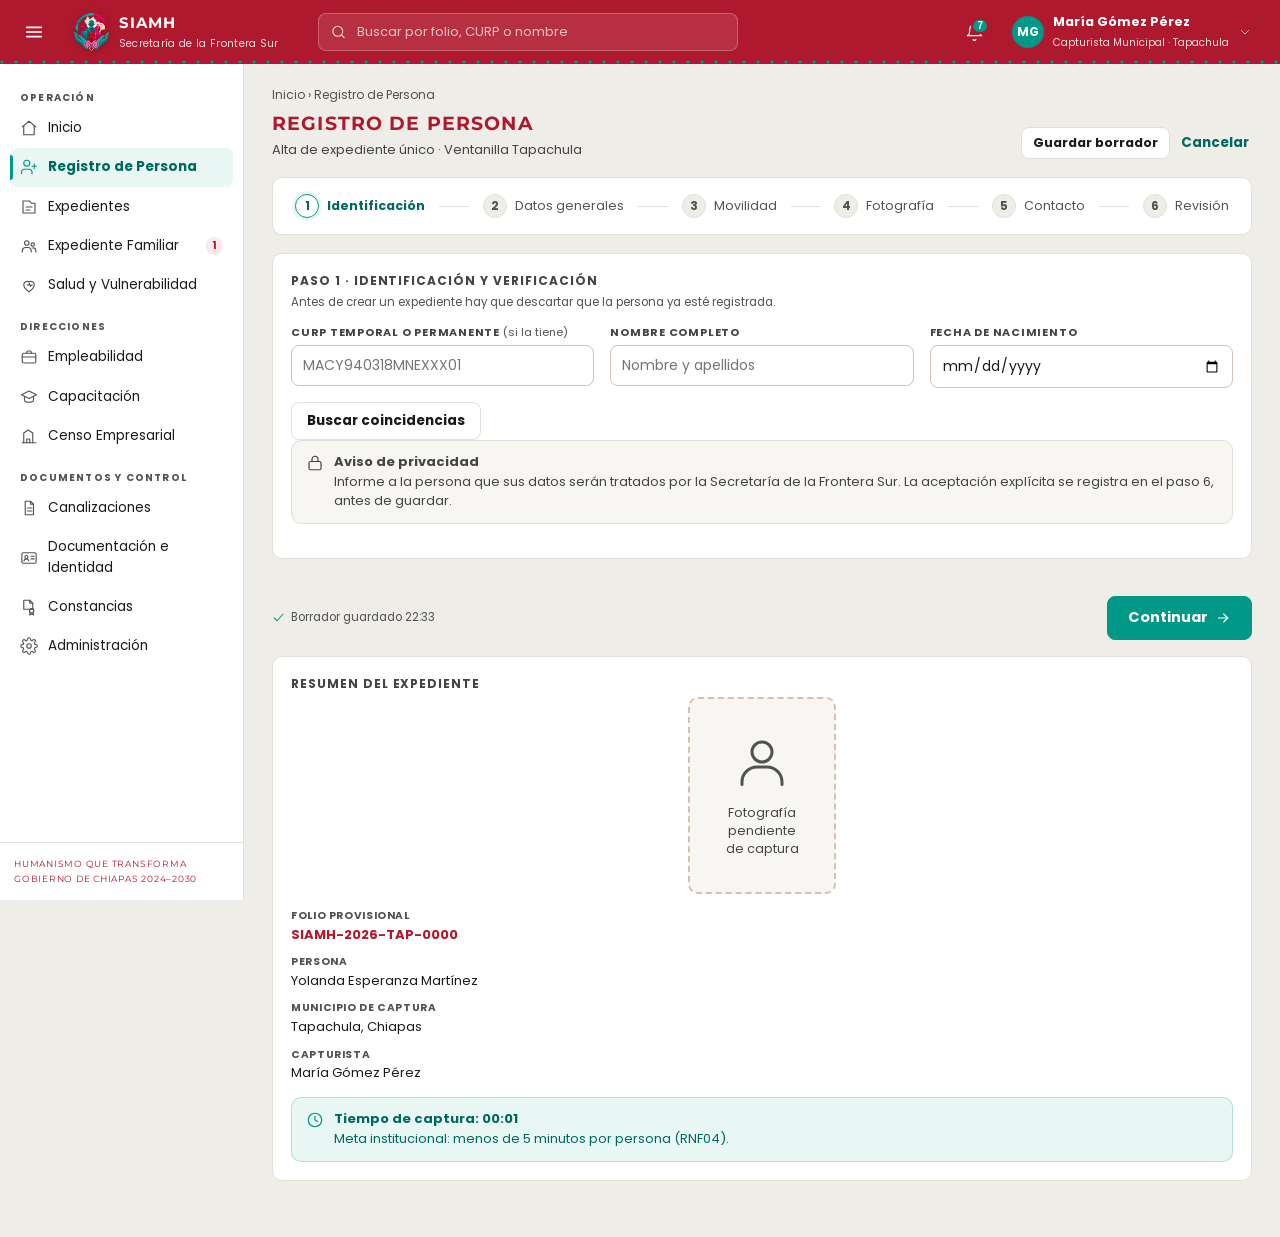
<file: Prototipo/registro.html>
<!DOCTYPE html>
<html lang="es-MX">
<head>
<meta charset="utf-8">
<meta name="viewport" content="width=device-width, initial-scale=1">
<title>Registro de Persona · SIAMH</title>
<link rel="icon" href="assets/img/simh-isotipo-96.png">
<link rel="preconnect" href="https://fonts.googleapis.com">
<link rel="preconnect" href="https://fonts.gstatic.com" crossorigin>
<link href="https://fonts.googleapis.com/css2?family=Montserrat:wght@600;700;800&family=Poppins:wght@300;400;500;600;700&display=swap" rel="stylesheet">
<link rel="stylesheet" href="assets/css/simh.css">
<style>
  #icoFoto svg{width:60px;height:60px;stroke-width:1.2}
  #icoSubir svg{width:26px;height:26px}
  .visor{position:relative;background:#161616;border-radius:var(--radio);aspect-ratio:4/3;
         display:grid;place-items:center;overflow:hidden}
  .doc-fila{display:flex;align-items:center;gap:10px;padding:9px 0;border-bottom:1px solid var(--linea-suave);font-size:13px}
  .doc-fila:last-child{border-bottom:0}
  .doc-fila .d-nom{flex:1;line-height:1.3}
  .ruta-pais{display:grid;grid-template-columns:1.4fr 1fr 1fr auto;gap:0 12px;align-items:end}
  .exito{max-width:680px;margin:0 auto;text-align:center}
  .exito .marca-ok{width:64px;height:64px;border-radius:50%;background:var(--jade-050);display:grid;
    place-items:center;margin:0 auto 16px}
  .exito .marca-ok svg{width:30px;height:30px;stroke:var(--jade);stroke-width:2.2;fill:none}
  .exito .folio{font-family:var(--f-texto);font-size:30px;font-weight:600;letter-spacing:-.01em;color:var(--tinta);margin:4px 0 2px}
  .cta-exito{display:flex;gap:10px;justify-content:center;flex-wrap:wrap;margin-top:24px}
  .otras-acc{font-size:11px;letter-spacing:.08em;text-transform:uppercase;font-weight:700;color:var(--gris-claro);
    margin:26px 0 10px;text-align:center}
  .acciones-sig{display:grid;grid-template-columns:1fr 1fr;gap:10px;text-align:left}
  .accion-sig{display:flex;gap:10px;align-items:flex-start;border:1px solid var(--linea);border-radius:var(--radio);
    padding:12px 14px;background:var(--blanco);cursor:pointer;font-size:13px;color:var(--tinta);text-decoration:none}
  .accion-sig:hover{border-color:var(--jade);background:var(--jade-020);text-decoration:none}
  .accion-sig svg{width:18px;height:18px;stroke:var(--jade);stroke-width:1.6;fill:none;flex:none;margin-top:2px}
  .accion-sig b{display:block;margin-bottom:1px}
</style>
</head>
<body>

<main class="contenido">
  <div class="migas"><a href="index.html">Inicio</a> › Registro de Persona</div>

  <div class="enc">
    <div class="enc-txt">
      <h1>Registro de Persona</h1>
      <div class="enc-sub">Alta de expediente único · Ventanilla Tapachula</div>
    </div>
    <div class="enc-acc" id="accEnc">
      <span class="chip chip-neutro oculto" id="contadorSesion"></span>
      <button class="btn btn-secundario btn-s" type="button" id="btnBorrador">Guardar borrador</button>
      <a class="btn btn-texto" href="expedientes.html">Cancelar</a>
    </div>
  </div>

  <!-- Alta rápida iniciada desde Empleabilidad (22/09/2026) -->
  <div class="accion tibia oculto" id="avisoRapida" style="margin-bottom:16px"></div>

  <!-- Confirmación persistente del alta anterior, para no perder el hilo -->
  <div class="aviso aviso-jade oculto" id="avisoGuardado"></div>

  <!-- =============================== Asistente ========================== -->
  <div class="pasos" id="pasos"></div>

  <div class="rejilla g-2-1" id="zonaCaptura">
    <div>
      <div class="aviso aviso-guinda oculto" id="resumenErrores">
        <span id="icoErr"></span>
        <span><strong>Faltan datos obligatorios en este paso</strong><span id="listaErrores"></span></span>
      </div>

      <!-- ------------------------------ PASO 1 ------------------------- -->
      <section class="tarjeta paso-panel" data-paso="1">
        <div class="grafica-enc"><h3>Paso 1 · Identificación y verificación</h3></div>
        <div class="grafica-sub">Antes de crear un expediente hay que descartar que la persona ya esté registrada.</div>

        <div class="fila-3">
          <div class="campo"><label>CURP temporal o permanente <span class="opc">(si la tiene)</span></label>
            <input type="text" placeholder="MACY940318MNEXXX01"></div>
          <div class="campo"><label>Nombre completo</label><input type="text" placeholder="Nombre y apellidos"></div>
          <div class="campo"><label>Fecha de nacimiento</label><input type="date"></div>
        </div>
        <button class="btn btn-secundario" type="button" id="btnBuscarDup">Buscar coincidencias</button>

        <div class="oculto mt-16" id="resultadoDup">
          <div class="aviso aviso-jade"><span id="icoOk"></span>
            <span><strong>Sin coincidencias en la base histórica</strong>
            No existe expediente previo con esa CURP, nombre o fecha de nacimiento. Puede continuar con el alta.</span>
          </div>
          <table class="tabla-datos">
            <thead><tr><th>Fuente consultada</th><th>Registros comparados</th><th>Resultado</th></tr></thead>
            <tbody>
              <tr><td>Expediente único SIMH</td><td>12,480</td><td>Sin coincidencia</td></tr>
              <tr><td>Base histórica conciliada 2019–2024</td><td>38,914</td><td>Sin coincidencia</td></tr>
            </tbody>
          </table>
        </div>

        <div class="aviso aviso-neutro mt-16" id="avisoPriv"></div>
      </section>

      <!-- ------------------------------ PASO 2 ------------------------- -->
      <section class="tarjeta paso-panel oculto" data-paso="2">
        <div class="aviso aviso-neutro oculto" id="avisoAcomp"></div>
        <div class="grafica-enc"><h3>Paso 2 · Datos generales</h3></div>
        <div class="grafica-sub">Solo cinco campos son obligatorios; lo demás puede completarse después.</div>

        <div class="fila-3">
          <div class="campo"><label>Nombre(s) <span class="req">•</span></label>
            <input type="text" data-req data-campo="Nombre(s)" value="Yolanda Esperanza"><span class="msg-error">Capture el nombre</span></div>
          <div class="campo"><label>Primer apellido <span class="req">•</span></label>
            <input type="text" data-req data-campo="Primer apellido" value="Martínez"><span class="msg-error">Capture el primer apellido</span></div>
          <div class="campo"><label>Segundo apellido</label>
            <input type="text" data-campo="Segundo apellido" value="Cruz"></div>
        </div>

        <div class="fila-3">
          <div class="campo"><label>Fecha de nacimiento <span class="req">•</span></label>
            <!-- La precisión va PEGADA a la fecha, no en otra sección: es
                 parte del dato. Una fecha aproximada guardada como exacta
                 miente, y aquí la mentira decide si alguien es NNA. -->
            <select id="precNac" data-campo="Precisión de la fecha de nacimiento"
                    style="margin-bottom:6px">
              <option value="dia">Día exacto</option>
              <option value="mes">Solo mes y año</option>
              <option value="anio">Solo el año</option>
              <option value="aprox">Edad declarada, sin fecha</option>
            </select>
            <input type="date" data-req data-campo="Fecha de nacimiento" id="fNac" value="1994-03-18">
            <input type="month" id="fNacMes" class="oculto" value="1994-03"
                   aria-label="Mes y año de nacimiento">
            <input type="number" id="fNacAnio" class="oculto" value="1994" min="1900" max="2026"
                   placeholder="Año" aria-label="Año de nacimiento">
            <input type="number" id="fNacEdad" class="oculto" min="0" max="120"
                   placeholder="Edad declarada en años" aria-label="Edad declarada">
            <span class="msg-error">Capture la fecha de nacimiento</span>
            <div class="ayuda" id="edadCalc"></div></div>
          <div class="campo"><label>Sexo <span class="req">•</span></label>
            <select data-req data-campo="Sexo"><option>Mujer</option><option>Hombre</option><option>Intersexual</option></select></div>
          <div class="campo"><label>Identidad de género</label>
            <select data-campo="Identidad de género">
              <option>Mujer</option><option>Hombre</option><option>Mujer trans</option><option>Hombre trans</option>
              <option>No binaria</option><option>Prefiere no decir</option><option>Otra (especificar)</option>
            </select></div>
        </div>

        <div class="aviso aviso-guinda oculto" id="avisoMinoria"></div>

        <div class="fila-3">
          <div class="campo"><label>Nacionalidad <span class="req">•</span></label>
            <select data-req data-campo="Nacionalidad" id="selNacionalidad" data-otro="nacionalidadOtro"></select>
            <input type="text" id="nacionalidadOtro" class="campo-otro oculto" data-campo-otro="Nacionalidad"
                   placeholder="Especifique el país"></div>
          <div class="campo"><label>Estado civil</label>
            <select data-campo="Estado civil"><option>Soltera</option><option>Casada</option><option>Unión libre</option>
              <option>Viuda</option><option>Divorciada</option></select></div>
          <div class="campo"><label>Escolaridad</label>
            <select data-campo="Escolaridad" id="selEscolaridad"></select>
            <div class="ayuda">Empleabilidad parte de este dato y lo detalla.</div></div>
        </div>

        <details class="plegable">
          <summary>Datos complementarios (etnia, oficio, datos fiscales)</summary>
          <div class="cuerpo">
            <div class="fila-3">
              <div class="campo"><label>Etnia o pueblo de pertenencia</label>
                <select data-campo="Etnia" id="selEtnia" data-otro="etniaOtro"></select>
                <input type="text" id="etniaOtro" class="campo-otro oculto" data-campo-otro="Etnia"
                       placeholder="Especifique la etnia o pueblo">
                <span class="msg-error">Especifique la etnia o pueblo</span></div>
              <!-- La lengua dejó de ser texto libre: escrita a mano, el mismo idioma entra
                   como "creole", "criollo haitiano" y "kreyol", y después no hay forma de
                   contar cuántas personas necesitan intérprete de esa lengua. -->
              <div class="campo"><label>Lengua que habla</label>
                <select data-campo="Lengua" id="selLengua" data-otro="lenguaOtro"></select>
                <input type="text" id="lenguaOtro" class="campo-otro oculto" data-campo-otro="Lengua"
                       placeholder="Especifique la lengua">
                <span class="msg-error">Especifique la lengua</span></div>
              <div class="campo"><label>Grado de marginación</label>
                <select data-campo="Grado de marginación"><option>Alto</option><option>Medio</option>
                  <option>Bajo</option><option>Muy alto</option></select></div>
            </div>
            <div class="fila">
              <div class="campo"><label>Profesión u oficio en país de origen</label>
                <input type="text" data-campo="Oficio en origen" value="Costurera"></div>
              <div class="campo"><label>Ocupación actual</label>
                <input type="text" data-campo="Ocupación actual" value="Sin ocupación"></div>
            </div>
            <div class="fila">
              <div class="campo"><label>RFC <span class="opc">(opcional)</span></label>
                <input type="text" data-campo="RFC" placeholder="Se captura después"></div>
              <div class="campo"><label>Número de Seguridad Social <span class="opc">(opcional)</span></label>
                <input type="text" data-campo="NSS" placeholder="Se captura después"></div>
            </div>
            <p class="txt-min">El sector patronal suele tramitar RFC y NSS después de la contratación.</p>
          </div>
        </details>
      </section>

      <!-- ------------------------------ PASO 3 ------------------------- -->
      <section class="tarjeta paso-panel oculto" data-paso="3">
        <div class="grafica-enc"><h3>Paso 3 · Movilidad humana y estatus</h3></div>
        <div class="grafica-sub">Origen, ruta y situación ante trámites de protección internacional.</div>

        <div class="fila-3">
          <div class="campo"><label>País de origen <span class="req">•</span></label>
            <select data-req data-campo="País de origen" id="selPaisOrigen" data-otro="paisOrigenOtro"></select>
            <input type="text" id="paisOrigenOtro" class="campo-otro oculto" data-campo-otro="País de origen"
                   placeholder="Especifique el país de origen"></div>
          <div class="campo"><label>Motivo de la migración <span class="req">•</span></label>
            <select data-req data-campo="Motivo de la migración" id="selMotivo" data-otro="motivoOtro"></select>
            <input type="text" id="motivoOtro" class="campo-otro oculto" data-campo-otro="Motivo de la migración"
                   placeholder="Especifique el motivo"></div>
          <div class="campo"><label>Fecha de ingreso a México</label>
            <select id="precIng" data-campo="Precisión del ingreso" style="margin-bottom:6px">
              <option value="dia">Día exacto</option>
              <option value="mes">Solo mes y año</option>
              <option value="aprox">Aproximada</option>
            </select>
            <input type="date" data-campo="Ingreso a México" id="fIng" value="2026-07-28">
            <input type="month" id="fIngMes" class="oculto" value="2026-07"
                   aria-label="Mes y año de ingreso a México">
            <div class="ayuda" id="ayudaIng"></div></div>
        </div>

        <div class="fila-3">
          <div class="campo"><label>Punto fronterizo de entrada</label>
            <select data-campo="Punto de entrada"><option>Ciudad Hidalgo, Suchiate</option>
              <option>Talismán, Tuxtla Chico</option><option>Frontera Comalapa</option><option>Otro</option></select></div>
          <div class="campo"><label>Destino final deseado</label>
            <input type="text" data-campo="Destino deseado" value="Tapachula, Chiapas"></div>
          <div class="campo"><label>Permanencia estimada en Chiapas</label>
            <select data-campo="Permanencia estimada"><option>Indefinida</option><option>Menos de 1 mes</option>
              <option>1 a 6 meses</option><option>Más de 6 meses</option></select></div>
        </div>

        <fieldset class="fieldset">
          <legend>Estatus migratorio oficial (RF09)</legend>
          <div class="fila-3">
            <div class="campo" style="margin-bottom:0"><label>Estatus <span class="req">•</span></label>
              <select data-req data-campo="Estatus migratorio" id="selEstatus"></select></div>
            <div class="campo" style="margin-bottom:0">
              <label>Número de registro ante la COMAR</label>
              <input type="text" data-campo="Registro COMAR" placeholder="COMAR/TAP/2026/00000">
              <div class="ayuda">El que trae impreso la constancia de trámite. Es lo que permite
                cotejar el caso ante la COMAR; sin él la constancia no se puede verificar.</div></div>
            <div class="campo" style="margin-bottom:0"><label>Fecha de la constancia</label>
              <input type="date" data-campo="Fecha COMAR" id="fComar">
              <div class="ayuda" id="vigComar">La constancia se renueva cada 30 días.</div></div>
          </div>
          <div class="aviso aviso-jade" style="margin:14px 0 0" id="avisoEstatus"></div>
        </fieldset>

        <div class="etiqueta">Ruta migratoria · países transitados</div>
        <div id="listaPaises"></div>
        <button class="btn btn-secundario btn-s mt-16" type="button" id="btnAddPais">Agregar país transitado</button>
      </section>

      <!-- ------------------------------ PASO 4 ------------------------- -->
      <section class="tarjeta paso-panel oculto" data-paso="4">
        <div class="grafica-enc"><h3>Paso 4 · Fotografía y documentos</h3></div>
        <div class="grafica-sub">La fotografía es obligatoria para emitir la constancia de registro.</div>

        <div class="rejilla g-2" style="gap:20px">
          <div>
            <div class="etiqueta">Captura en vivo del rostro</div>
            <div class="visor">
              <svg viewBox="0 0 320 240" style="position:absolute;inset:0;width:100%;height:100%">
                <ellipse cx="160" cy="115" rx="68" ry="90" fill="none" stroke="#009887" stroke-width="2.5" stroke-dasharray="9 7"/>
                <path d="M22 22h24M22 22v24M298 22h-24M298 22v24M22 218h24M22 218v-24M298 218h-24M298 218v-24"
                      stroke="rgba(255,255,255,.5)" stroke-width="2.5" fill="none"/>
              </svg>
              <span style="position:relative;color:rgba(255,255,255,.5);font-size:12.5px" id="txtVisor">Vista previa de la cámara web</span>
              <span style="position:absolute;top:10px;left:10px;background:rgba(201,1,102,.9);color:#fff;font-size:10.5px;
                     font-weight:700;padding:2px 8px;border-radius:999px">● EN VIVO</span>
            </div>
            <p class="txt-min" style="margin-top:8px">Mire de frente, retire gorra y lentes oscuros. Fondo claro.</p>
            <div class="flex gap-10">
              <button class="btn btn-primario" id="btnCapturar" style="flex:1"></button>
              <button class="btn btn-secundario" type="button" id="btnRepetir">Repetir toma</button>
            </div>
          </div>

          <div>
            <div class="etiqueta">Documentos probatorios</div>
            <div style="border:2px dashed var(--arena);border-radius:var(--radio);padding:20px;text-align:center;background:var(--hueso-claro)">
              <div id="icoSubir" style="color:var(--jade)"></div>
              <p style="margin:8px 0 2px;font-weight:700;font-size:13px">Arrastra aquí el escaneo de identidad</p>
              <p class="txt-min" style="margin:0">o <a href="#" id="lnkSubir">selecciona un archivo</a> · PDF, JPG o PNG · máx. 10 MB</p>
            </div>
            <div id="listaDocs" class="mt-16"></div>
            <p class="txt-min" style="margin-top:10px">
              Los documentos conservan versión, fecha de carga y usuario responsable; no se sobrescriben (RNF02).</p>
          </div>
        </div>
      </section>

      <!-- ------------------------------ PASO 5 ------------------------- -->
      <section class="tarjeta paso-panel oculto" data-paso="5">
        <div class="grafica-enc"><h3>Paso 5 · Contacto y grupo familiar</h3></div>
        <div class="grafica-sub">Los medios de contacto anteriores nunca se borran: se conservan como historial (RF03).</div>

        <!-- Requerimiento 1.6. Separar los dos contactos no es reordenar
             campos: son dos cosas que sirven para cosas distintas. Al de
             residencia se le llama para una cita de la semana que entra;
             al de origen se le busca cuando hay que localizar a la familia
             de un NNA o acreditar un vínculo, a veces meses después.
             Mezclados en un solo "teléfono principal", lo que se perdía
             siempre era el segundo. -->
        <fieldset class="fieldset">
          <legend>Contacto en el lugar de residencia actual</legend>
          <div class="fila-3">
            <div class="campo" style="margin-bottom:0">
              <label>Municipio de residencia <span class="req">•</span></label>
              <select data-req data-campo="Municipio de residencia"><option>Tapachula</option><option>Suchiate</option>
                <option>Frontera Comalapa</option><option>Motozintla</option><option>Tuxtla Gutiérrez</option></select></div>
            <div class="campo" style="margin-bottom:0"><label>Domicilio actual o albergue</label>
              <input type="text" data-campo="Domicilio" value="Albergue Belén, Tapachula"></div>
            <div class="campo" style="margin-bottom:0"><label>Correo electrónico</label>
              <input type="text" data-campo="Correo" placeholder="opcional"></div>
          </div>
          <!-- El teléfono NO cabe en una columna de tercio: son dos
               controles —clave y número— dentro de un solo campo, y ahí el
               número quedaba recortado a "962 118". Va en fila de dos. -->
          <div class="fila" style="margin-top:12px">
            <div class="campo" style="margin-bottom:0"><label>Teléfono</label>
              <div class="tel-grupo">
                <select class="tel-lada" id="telResLada"
                        aria-label="Clave internacional del teléfono en residencia"></select>
                <input class="tel-num" type="tel" id="telRes" data-lada="telResLada" data-pais="México"
                       data-campo="Teléfono en residencia" inputmode="tel" value="962 118 4472">
              </div>
              <div class="ayuda" id="telResAyuda"></div></div>
            <div class="campo" style="margin-bottom:0"><label>Tipo de medio</label>
              <select data-campo="Tipo de medio"><option>Celular propio</option><option>Celular de familiar</option>
                <option>Albergue</option><option>Red social</option></select></div>
          </div>
        </fieldset>

        <fieldset class="fieldset">
          <legend>Contacto en el país de origen</legend>
          <p class="txt-min" style="margin-top:0">A quien se recurre para localizar a la familia o
            acreditar un vínculo. Puede ser cualquier persona: aquí no rige la restricción de
            parentesco directo del grupo familiar (RF05).</p>
          <div class="fila">
            <div class="campo" style="margin-bottom:0"><label>Persona de contacto</label>
              <input type="text" data-campo="Contacto en origen" placeholder="Nombre y apellidos"></div>
            <div class="campo" style="margin-bottom:0"><label>Relación con la persona</label>
              <select data-campo="Relación del contacto en origen" id="selRelOrig" data-otro="relOrigOtro"></select>
              <input type="text" id="relOrigOtro" class="campo-otro oculto"
                     data-campo-otro="Relación del contacto en origen"
                     placeholder="Especifique la relación"></div>
          </div>
          <!-- Mismo motivo que arriba: clave y número no caben en un tercio. -->
          <div class="fila" style="margin-top:12px">
            <div class="campo" style="margin-bottom:0"><label>Teléfono</label>
              <div class="tel-grupo">
                <select class="tel-lada" id="telOrigLada"
                        aria-label="Clave internacional del teléfono en el país de origen"></select>
                <input class="tel-num" type="tel" id="telOrig" data-lada="telOrigLada" data-pais="Honduras"
                       data-campo="Teléfono en país de origen" inputmode="tel">
              </div>
              <div class="ayuda" id="telOrigAyuda"></div></div>
          </div>
        </fieldset>

        <fieldset class="fieldset">
          <legend>Grupo familiar (RF05)</legend>
          <div class="check"><input type="radio" name="fam" id="famNo" checked><label for="famNo" style="text-transform:none;letter-spacing:0;font-weight:400;color:var(--tinta);font-size:13.5px;margin:0">Viaja sin acompañantes</label></div>
          <div class="check"><input type="radio" name="fam" id="famNueva"><label for="famNueva" style="text-transform:none;letter-spacing:0;font-weight:400;color:var(--tinta);font-size:13.5px;margin:0">Crear grupo familiar y registrar a esta persona como titular</label></div>
          <div class="check"><input type="radio" name="fam" id="famExiste"><label for="famExiste" style="text-transform:none;letter-spacing:0;font-weight:400;color:var(--tinta);font-size:13.5px;margin:0">Vincular a un grupo familiar existente</label></div>
          <div class="campo oculto mt-16" id="campoFolioFam" style="max-width:340px;margin-bottom:0">
            <label>Folio del grupo familiar</label><input type="text" placeholder="SIAMH-FAM-2026-0341"></div>
        </fieldset>

        <!-- Bloque condicional: solo si la persona es menor de edad -->
        <fieldset class="fieldset oculto" id="bloqueNNA" style="border-color:rgba(174,25,45,.3)">
          <legend style="color:var(--guinda)">Clasificación de niña, niño o adolescente (RF06)</legend>
          <p class="txt-min" style="margin-top:0">La fecha de nacimiento capturada indica que la persona es menor de edad.</p>
          <div class="fila-3">
            <div class="campo" style="margin-bottom:0"><label>Condición <span class="req">•</span></label>
              <select data-campo="Condición NNA" id="selNNA">
                <option>Acompañado</option><option>Separado</option><option>No acompañado</option></select></div>
            <div class="campo" style="margin-bottom:0"><label>Persona adulta responsable</label>
              <input type="text" data-campo="Adulto responsable" placeholder="Nombre y parentesco"></div>
            <div class="campo" style="margin-bottom:0"><label>Institución de resguardo</label>
              <select data-campo="Institución de resguardo"><option>No aplica</option><option>DIF Municipal</option>
                <option>Albergue especializado</option></select></div>
          </div>
          <div class="aviso aviso-guinda oculto" style="margin:14px 0 0" id="avisoNNA"></div>
        </fieldset>

        <details class="plegable">
          <summary>Marcadores rápidos de vulnerabilidad (alimentan el módulo de Salud)</summary>
          <div class="cuerpo">
            <div class="fila-3">
              <label class="check"><input type="checkbox"><span>Mujer embarazada</span></label>
              <label class="check"><input type="checkbox"><span>Persona con discapacidad</span></label>
              <label class="check"><input type="checkbox"><span>Adulta mayor</span></label>
              <label class="check"><input type="checkbox"><span>Condición crónica de salud</span></label>
              <label class="check"><input type="checkbox"><span>Víctima de violencia</span></label>
              <label class="check"><input type="checkbox"><span>Requiere intérprete</span></label>
            </div>
            <p class="txt-min">Marcarlos aquí genera la tarea de valoración en Salud y Vulnerabilidad; el catálogo
              completo de la OMS se captura en ese módulo.</p>
          </div>
        </details>
      </section>

      <!-- ------------------------------ PASO 6 ------------------------- -->
      <section class="tarjeta paso-panel oculto" data-paso="6">
        <div class="grafica-enc"><h3>Paso 6 · Revisión y consentimiento</h3></div>
        <div class="grafica-sub">Revise la información antes de guardar. Puede corregir cualquier bloque sin perder lo capturado.</div>

        <div id="resumen"></div>

        <!-- Primera nota de la bitácora del expediente (RF08) -->
        <div class="grafica-enc mt-16">
          <h3>Observaciones de la ventanilla</h3><span class="txt-min">Opcional</span>
        </div>
        <div class="grafica-sub">Se guarda como la primera nota de la bitácora del expediente. Las notas de bitácora
          no se editan ni se eliminan: quedan con autor, área y fecha (RF08, RNF02).</div>
        <div class="compositor">
          <select id="tipoObs" style="height:34px;border:1px solid var(--arena);border-radius:var(--radio-s);
                  font-family:var(--f-texto);font-size:13px;padding:0 10px;margin-bottom:9px">
            <option>Observación general de la captura</option>
            <option>Documentación pendiente</option>
            <option>Situación de vulnerabilidad detectada</option>
            <option>Orientación brindada</option>
            <option>Requiere canalización</option>
          </select>
          <textarea id="observaciones" maxlength="500"
            placeholder="Ej. La persona llega sin documento de identidad; refiere haber sido despojada durante el trayecto. Se orienta sobre reposición ante COMAR y se agenda cita para el 02/09."></textarea>
          <div class="c-pie">
            <span class="txt-min" id="contadorObs">0 / 500 caracteres</span>
            <span class="txt-min">Se registrará a nombre de María Gómez Pérez · Registro · Tapachula</span>
          </div>
        </div>

        <div style="max-height:170px;overflow:auto;border:1px solid var(--linea);border-radius:var(--radio-s);
                    padding:14px;background:var(--hueso-claro);font-size:12.5px;color:var(--gris);margin-top:16px">
          <p><b>Aviso de privacidad integral.</b> La Secretaría de la Frontera Sur del Gobierno del Estado de Chiapas es
          responsable del tratamiento de los datos personales que usted proporcione, protegidos conforme a la
          normatividad aplicable en materia de protección de datos personales en posesión de sujetos obligados.</p>
          <p><b>Finalidades.</b> Integrar el expediente único de la persona, brindar acompañamiento humanitario,
          canalizar a servicios de salud, capacitación y empleo, emitir constancias y oficios, y generar estadística
          agregada y anonimizada.</p>
          <p><b>Datos sensibles.</b> Se recaban datos de condición migratoria, salud y vulnerabilidad, cuyo acceso está
          restringido por permisos y cuyo uso en reportes es siempre anonimizado.</p>
          <p><b>Derechos ARCO.</b> Puede solicitar acceso, rectificación, cancelación u oposición ante la Unidad de
          Transparencia de la Secretaría.</p>
        </div>

        <div style="display:flex;gap:10px;align-items:center;flex-wrap:wrap;margin-top:10px">
          <button class="btn btn-secundario btn-s" type="button" id="btnAvisoPriv"></button>
          <span class="txt-min">Formato oficial para que la persona lo firme; se imprime o se guarda como PDF.</span>
        </div>

        <label class="check" style="margin-top:14px;font-weight:700">
          <input type="checkbox" id="chkConsentimiento">
          <span>La persona acepta el tratamiento de sus datos personales conforme al aviso de privacidad
            <span class="req" style="color:var(--rosa)">•</span></span>
        </label>
        <p class="txt-min" style="margin:0">Sin esta aceptación explícita el expediente no puede guardarse (RF04).</p>
      </section>

      <!-- ------------------------- Barra de acciones -------------------- -->
      <div class="barra-acciones">
        <button class="btn btn-secundario" type="button" id="btnAtras"></button>
        <span class="estado-borrador" id="estadoBorrador"></span>
        <button class="btn btn-primario btn-grande" type="button" id="btnSiguiente"></button>
      </div>
    </div>

    <!-- ============================ Panel lateral ====================== -->
    <aside>
      <div class="tarjeta" style="position:sticky;top:calc(var(--topbar-h) + 18px)">
        <div class="grafica-enc"><h3>Resumen del expediente</h3></div>

        <div id="cajaFoto" style="border:2px dashed var(--arena);border-radius:var(--radio);aspect-ratio:3/4;display:grid;
                    place-items:center;background:var(--hueso-claro);margin:0 auto 14px;text-align:center;padding:12px;max-width:148px">
          <div>
            <div id="icoFoto" style="color:var(--gris-claro)"></div>
            <p class="txt-min" style="margin:6px 0 0">Fotografía pendiente<br>de captura</p>
          </div>
        </div>

        <div class="resumen-dato" style="border:0;padding:0 0 10px">
          <span class="r-lab">Folio provisional</span>
          <span class="r-val" style="color:var(--guinda);font-weight:700">SIAMH-2026-TAP-0000</span>
        </div>
        <div class="resumen-dato" style="border:0;padding:0 0 10px">
          <span class="r-lab">Persona</span><span class="r-val" id="ladoNombre">—</span>
        </div>
        <div class="resumen-dato" style="border:0;padding:0 0 10px">
          <span class="r-lab">Municipio de captura</span><span class="r-val">Tapachula, Chiapas</span>
        </div>
        <div class="resumen-dato" style="border:0;padding:0 0 14px">
          <span class="r-lab">Capturista</span><span class="r-val">María Gómez Pérez</span>
        </div>

        <div class="aviso aviso-jade" style="margin:0" id="avisoTiempo"></div>
      </div>
    </aside>
  </div>

  <!-- ============================ Pantalla de éxito ==================== -->
  <section class="tarjeta oculto" id="pantallaExito" style="padding:36px 28px">
    <div class="exito">
      <div class="marca-ok" id="icoExito"></div>
      <h2 style="color:var(--jade-900)">Expediente creado</h2>
      <div class="folio" id="folioExito">SIAMH-2026-TAP-0413</div>
      <p class="txt-min" id="txtExito"></p>
      <div class="cta-exito" id="ctaExito"></div>
      <div class="otras-acc">Otras acciones para este expediente</div>
      <div class="acciones-sig" id="accionesSig"></div>
      <p class="txt-min" style="margin-top:22px">
        El alta quedó registrada en la bitácora de auditoría. Las modificaciones posteriores requieren oficio y
        autorización del Director de Área (RNF02).</p>
    </div>
  </section>
</main>

<script src="assets/js/simh.js"></script>
<script src="assets/js/simh-datos.js"></script>
<script>
(function () {
  SIMH.chrome("registro");
  var ico = SIMH.icono, $ = function (s) { return document.querySelector(s); };
  var D = window.DATOS;

  /* ------------------------------------------ Catálogos de captura ------
     Los catálogos viven en simh-datos.js y no dentro de este HTML. El de
     países estaba escrito dos veces solo en esta pantalla —nacionalidad y
     país de origen— y otras dos en Expedientes y Empleabilidad: ampliarlo
     copiando y pegando era garantizar que las cuatro copias dejaran de
     coincidir, y una persona registrada como nicaragüense que el filtro de
     Expedientes no ofrece es una persona que no se puede volver a
     encontrar.

     La opción 'Otro' y su campo de texto no se cablean aquí: los resuelve
     SIMH.activarOtro() con la regla única del documento de mejoras (§3). */
  $("#selNacionalidad").innerHTML = SIMH.opciones(D.PAISES, "Honduras", "Otro país (especificar)");
  $("#selPaisOrigen").innerHTML   = SIMH.opciones(D.PAISES, "Honduras", "Otro país (especificar)");
  $("#selEscolaridad").innerHTML  = SIMH.opciones(D.ESCOLARIDAD, "Secundaria concluida");
  $("#selEtnia").innerHTML        = SIMH.opciones(D.ETNIAS, "No se autoadscribe", "Otra (especificar)");
  $("#selLengua").innerHTML       = SIMH.opciones(D.LENGUAS, "Español", "Otra (especificar)");
  $("#selMotivo").innerHTML       = SIMH.opciones(D.MOTIVOS_MIGRACION, "Violencia", "Otro (especificar)");
  $("#selEstatus").innerHTML      = SIMH.opciones(D.ESTATUS_MIGRATORIO, "Solicitante de refugio");

  /* Relación del contacto en el país de origen. NO es el catálogo de
     parentesco del grupo familiar: ese es solo directo por RF05 —línea
     recta, hermanos y cónyuge— porque ahí decide si un NNA queda
     acompañado o separado. Aquí no decide nada de eso; es a quién llamar
     en origen, y muy a menudo es una tía o una vecina. Restringirlo
     obligaría a dejar el campo vacío o a escribir un parentesco falso, que
     es peor que no tenerlo.                                              */
  var REL_ORIGEN = ["Madre", "Padre", "Hija o hijo", "Hermana o hermano",
    "Cónyuge o pareja", "Abuela o abuelo", "Tía o tío", "Prima o primo",
    "Amistad", "Vecina o vecino"];
  $("#selRelOrig").innerHTML = SIMH.opciones(REL_ORIGEN, "Madre", "Otra (especificar)");

  SIMH.activarOtro(document);
  SIMH.activarTelefono(document);

  /* La clave del contacto en origen sigue al país de origen que ya se
     capturó en el paso 3: pedirla otra vez es volver a capturar un dato
     que el expediente ya tiene. Deja de seguirlo en cuanto la ventanilla
     elige una clave a mano, porque entonces sabe algo que el sistema no
     —la familia puede haberse quedado en un tercer país—.                */
  function ladaOrigenSigueAlPais() {
    var sel = $("#telOrigLada");
    if (!sel || sel.getAttribute("data-tocado")) return;
    sel.value = D.ladaDe($("#selPaisOrigen").value);
    SIMH.activarTelefono(document);
  }
  $("#telOrigLada").addEventListener("change", function () {
    this.setAttribute("data-tocado", "1");
  });
  $("#selPaisOrigen").addEventListener("change", ladaOrigenSigueAlPais);
  ladaOrigenSigueAlPais();

  /* ------------------------------------------------- Iconos estáticos --- */
  $("#icoErr").innerHTML   = ico("alerta");
  $("#icoOk").innerHTML    = ico("check");
  $("#icoFoto").innerHTML  = ico("persona");
  $("#icoSubir").innerHTML = ico("descarga");
  $("#icoExito").innerHTML = ico("check");
  $("#btnCapturar").innerHTML = ico("camara") + "Capturar";
  $("#avisoPriv").innerHTML = ico("candado") +
    "<span><strong>Aviso de privacidad</strong>Informe a la persona que sus datos serán tratados por la Secretaría " +
    "de la Frontera Sur. La aceptación explícita se registra en el paso 6, antes de guardar.</span>";
  /* ------------------------------------------ Aviso de privacidad -------
     22/09/2026: «FORMATO AVISO DE PRIVACIDAD.pdf» de Recursos y plantillas,
     con el membrete oficial, para imprimir o guardar en PDF durante el alta.
     La composición es la del formato; los renglones de firma quedan para
     llenarse a mano y el nombre se toma de lo capturado en el paso 2.   */
  function hojaAviso() {
    function valor(campo) {
      var el = document.querySelector('[data-campo="' + campo + '"]');
      return el ? el.value.trim() : "";
    }
    var nombre = [valor("Nombre(s)"), valor("Primer apellido"), valor("Segundo apellido")].filter(Boolean).join(" ");
    var hoy = (window.DATOS && DATOS.HOY) ? DATOS.HOY.slice(0, 10) : new Date().toISOString().slice(0, 10);
    var linea = function (t, largo) {
      return t ? '<span class="o-var">' + SIMH.esc(t) + "</span>" : new Array((largo || 67) + 1).join("_");
    };
    return SIMH.hojaSFS({
      encabezado: '<div class="hs-der" style="margin:1.2em 0 3.2em">Tapachula de Córdova y Ordoñez, Chiapas</div>',
      titulo: "AVISO DE PRIVACIDAD",
      cuerpo: [
        "La Secretaría de la Frontera Sur, a través de la <b>Subsecretaría de Movilidad Humana</b>, con domicilio en " +
        "Blvd. Díaz Ordaz (17 calle Oriente), No. 11, Col. Cedros de Érika, Tapachula, Chiapas, es responsable del " +
        "tratamiento de los datos personales que se recaben durante su registro en el Sistema Integral de Atención a la " +
        "Movilidad Humana (SIAMH), cuyo propósito es integrar su expediente y brindarle atención, orientación y " +
        "canalización a servicios de salud, capacitación y empleo, así como generar información estadística y de " +
        "planeación institucional.",
        "<b>Los datos personales proporcionados no serán difundidos, distribuidos ni transferidos a terceros sin su " +
        "consentimiento</b>. La información recabada será utilizada únicamente para las acciones de atención, " +
        "acompañamiento, capacitación y vinculación laboral, en beneficio de las personas en contexto de movilidad.",
        "Para cualquier aclaración o información adicional relacionada con el manejo de sus datos, puede comunicarse al " +
        "correo: movilidad.humana@sfs.chiapas.gob.mx o acudir directamente a las oficinas de la Secretaría de la " +
        "Frontera Sur.",
        '<div class="hs-campos"><b>Nombre de la persona:</b><br>' + linea(nombre) + "</div>",
        '<div class="hs-campos"><b>Firma o huella:</b><br>' + linea("", 38) + "</div>",
        '<div class="hs-campos"><b>Fecha:</b><br>' + linea(SIMH.fechaLarga(hoy), 38) + "</div>"
      ],
      firma: false,
      ccp: false
    });
  }

  $("#btnAvisoPriv").innerHTML = ico("pdf") + "Ver e imprimir aviso de privacidad";
  /* El visor es el común (SIMH.verDocumento): el aviso fue el modelo que la
     Dirección pidió para todos los documentos (23/09/2026). */
  $("#btnAvisoPriv").onclick = function () { SIMH.verDocumento(hojaAviso(), "Aviso de privacidad"); };

  $("#avisoTiempo").innerHTML = ico("reloj") +
    "<span><strong>Tiempo de captura: <span id='reloj'>00:00</span></strong>" +
    "Meta institucional: menos de 5 minutos por persona (RNF04).</span>";

  /* ---------------------------------------------------- Cronómetro ------ */
  var seg = 0;
  setInterval(function () {
    seg++;
    var m = String(Math.floor(seg / 60)).padStart(2, "0"), s = String(seg % 60).padStart(2, "0");
    var r = document.getElementById("reloj"); if (r) r.textContent = m + ":" + s;
  }, 1000);

  /* ------------------------------------ Alta rápida para Empleabilidad --
     22/09/2026. Quien llega solo por empleo se registra primero, porque el
     expediente es único: si Empleabilidad creara su propia ficha habría dos
     versiones de la misma persona. Para que no sea un trámite aparte,
     Empleabilidad abre el alta en modo rápido (?origen=empleo): se omite la
     fotografía —el único paso sin campos obligatorios— y al guardar se
     regresa a Empleabilidad con la persona seleccionada. Lo que no se
     capture aquí lo pregunta después el cuestionario de Empleabilidad.  */
  var QS = new URLSearchParams(location.search);
  var RAPIDA = QS.get("origen") === "empleo";

  /* --------------------------------------------------- Definición pasos - */
  var PASOS = [
    { n:1, t:"Identificación" },
    { n:2, t:"Datos generales" },
    { n:3, t:"Movilidad" },
    { n:4, t:"Fotografía" },
    { n:5, t:"Contacto" },
    { n:6, t:"Revisión" }
  ].filter(function (p) { return !(RAPIDA && p.n === 4); });

  /* Paso siguiente y anterior dentro de los pasos vigentes. */
  function vecino(p, d) {
    var ns = PASOS.map(function (x) { return x.n; }), i = ns.indexOf(p) + d;
    return ns[Math.max(0, Math.min(ns.length - 1, i))];
  }
  var actual = 1, maxVisitado = 1, fotoLista = false;
  var altasSesion = 0, folioActual = "";
  var FOTO_HTML = document.getElementById("cajaFoto").innerHTML;
  var FOTO_ESTILO = document.getElementById("cajaFoto").getAttribute("style");

  function pintarPasos() {
    $("#pasos").innerHTML = PASOS.map(function (p, i) {
      var cls = p.n === actual ? "activo" : (p.n < maxVisitado || p.n < actual ? "hecho" : "");
      return '<button class="paso ' + cls + '" type="button" data-ir="' + p.n + '">' +
             '<span class="p-num">' + (cls === "hecho" ? "✓" : p.n) + "</span><span>" + p.t + "</span></button>" +
             (i < PASOS.length - 1 ? '<span class="paso-sep"></span>' : "");
    }).join("");
  }
  $("#pasos").addEventListener("click", function (e) {
    var b = e.target.closest(".paso");
    if (b && b.classList.contains("hecho")) irA(+b.getAttribute("data-ir"));
  });

  /* ------------------------------------------------------- Validación --- */
  function validar(paso) {
    var panel = document.querySelector('.paso-panel[data-paso="' + paso + '"]');
    var faltan = [];
    panel.querySelectorAll("[data-req]").forEach(function (el) {
      var vacio = !String(el.value || "").trim();
      el.closest(".campo").classList.toggle("error", vacio);
      if (!vacio) return;
      /* El campo de 'Otro' no lleva data-campo —si lo llevara aparecería
         como un renglón suelto en el resumen del paso 6—, así que su nombre
         en la lista de faltantes se arma con el del campo al que
         pertenece.                                                        */
      var otro = el.getAttribute("data-campo-otro");
      faltan.push(el.getAttribute("data-campo") ||
        (otro ? "Especificación de " + otro.toLowerCase() : "campo obligatorio"));
    });
    if (paso === 6 && !$("#chkConsentimiento").checked) faltan.push("Aceptación del aviso de privacidad");
    var caja = $("#resumenErrores");
    caja.classList.toggle("oculto", faltan.length === 0);
    if (faltan.length) {
      $("#listaErrores").textContent = faltan.join(" · ");
      caja.scrollIntoView({ behavior:"smooth", block:"center" });
      var primero = panel.querySelector(".campo.error input, .campo.error select");
      if (primero) primero.focus();
    }
    return faltan.length === 0;
  }

  /* -------------------------------------------------------- Navegación -- */
  function irA(p) {
    actual = p;
    maxVisitado = Math.max(maxVisitado, p);
    document.querySelectorAll(".paso-panel").forEach(function (s) {
      s.classList.toggle("oculto", +s.getAttribute("data-paso") !== p);
    });
    $("#resumenErrores").classList.add("oculto");
    $("#btnAtras").classList.toggle("oculto", p === 1);
    $("#btnAtras").innerHTML = ico("izq") + "Regresar";
    $("#btnSiguiente").innerHTML = p === 6 ? ico("guardar") + "Guardar expediente" : "Continuar" + ico("der");
    if (p === 6) construirResumen();
    pintarPasos();
    marcarBorrador();
    window.scrollTo({ top:0, behavior:"smooth" });
  }

  $("#btnSiguiente").addEventListener("click", function () {
    if (!validar(actual)) return;
    if (actual === 6) { guardar(); return; }
    irA(vecino(actual, 1));
  });
  $("#btnAtras").addEventListener("click", function () { irA(vecino(actual, -1)); });

  /* Enter avanza: la captura de ventanilla es primero de teclado */
  document.addEventListener("keydown", function (e) {
    if (e.key !== "Enter" || e.target.tagName === "TEXTAREA") return;
    if (!e.target.closest(".paso-panel")) return;
    e.preventDefault();
    $("#btnSiguiente").click();
  });

  /* --------------------------------------------------------- Borrador --- */
  function marcarBorrador() {
    var h = new Date();
    $("#estadoBorrador").innerHTML = ico("check") + "Borrador guardado " +
      String(h.getHours()).padStart(2,"0") + ":" + String(h.getMinutes()).padStart(2,"0");
  }
  $("#btnBorrador").addEventListener("click", marcarBorrador);

  /* -------------------------------------------- Paso 1 · duplicados ----- */
  $("#btnBuscarDup").addEventListener("click", function () {
    $("#resultadoDup").classList.remove("oculto");
    this.textContent = "Volver a buscar";
  });

  /* --------------------------------------- Paso 2 · edad y bloque NNA --- */
  function edadDe(fecha) {
    if (!fecha) return null;
    var n = new Date(fecha), h = new Date("2026-08-24");
    var a = h.getFullYear() - n.getFullYear();
    if (h.getMonth() < n.getMonth() || (h.getMonth() === n.getMonth() && h.getDate() < n.getDate())) a--;
    return a;
  }
  /* ----------------------------------------------------------------------
     Precisión de la fecha de nacimiento.

     Con precisión de mes o de año la edad no es un número, es un intervalo:
     quien declara "2008" puede tener 17 o 18 años cumplidos hoy. Y ahí está
     lo que de verdad importa: cuando el intervalo cruza los 18, el sistema
     NO puede resolverlo a favor de la mayoría de edad. Rige la presunción de
     minoría de edad —a duda, se trata como NNA hasta que un documento diga
     otra cosa—, porque equivocarse hacia arriba deja a una persona menor sin
     la ruta de protección y sin el oficio a la Procuraduría.
     ------------------------------------------------------------------- */
  var CAMPOS_NAC = { dia:"#fNac", mes:"#fNacMes", anio:"#fNacAnio", aprox:"#fNacEdad" };

  function edadEntre(prec) {
    /* Devuelve {min,max} de edad cumplida hoy, o null si falta el dato. */
    var hoy = new Date(2026, 7, 31);           /* fecha fija del prototipo */
    if (prec === "dia") {
      var a = edadDe($("#fNac").value);
      return a === null ? null : { min:a, max:a };
    }
    if (prec === "mes") {
      var v = $("#fNacMes").value;
      if (!v) return null;
      var y = +v.slice(0, 4), m = +v.slice(5, 7) - 1;
      var eMax = edadEn(new Date(y, m, 1), hoy);      /* nació el día 1 */
      var eMin = edadEn(new Date(y, m + 1, 0), hoy);  /* nació el último día */
      return { min:eMin, max:eMax };
    }
    if (prec === "anio") {
      var y2 = parseInt($("#fNacAnio").value, 10);
      if (isNaN(y2)) return null;
      return { min:edadEn(new Date(y2, 11, 31), hoy), max:edadEn(new Date(y2, 0, 1), hoy) };
    }
    var ed = parseInt($("#fNacEdad").value, 10);
    if (isNaN(ed)) return null;
    return { min:ed, max:ed, declarada:true };
  }

  function edadEn(nac, ref) {
    var e = ref.getFullYear() - nac.getFullYear();
    var m = ref.getMonth() - nac.getMonth();
    if (m < 0 || (m === 0 && ref.getDate() < nac.getDate())) e--;
    return e;
  }

  function actualizarEdad() {
    var prec = $("#precNac").value;

    /* Solo se ve el control que corresponde a la precisión elegida. */
    Object.keys(CAMPOS_NAC).forEach(function (k) {
      $(CAMPOS_NAC[k]).classList.toggle("oculto", k !== prec);
    });

    var r = edadEntre(prec);
    var caja = $("#avisoMinoria");

    if (!r) {
      $("#edadCalc").textContent = "";
      caja.classList.add("oculto");
      $("#bloqueNNA").classList.add("oculto");
      $("#selNNA").removeAttribute("data-req");
      revisarNNA();
      return;
    }

    var txt = r.min === r.max
      ? r.min + " años cumplidos" + (r.declarada ? " · edad declarada, sin documento" : "")
      : "entre " + r.min + " y " + r.max + " años · la fecha no es exacta";
    $("#edadCalc").textContent = txt;

    /* Duda que cruza los 18: presunción de minoría de edad. */
    var duda = r.min < 18 && r.max >= 18;
    var menor = r.max < 18 || duda;

    caja.classList.toggle("oculto", !duda);
    if (duda) {
      caja.innerHTML = ico("alerta") +
        "<span><strong>Se registra como persona menor de edad</strong>" +
        "Con la precisión capturada la edad queda entre " + r.min + " y " + r.max + " años, así que " +
        "no puede afirmarse que sea mayor. Rige la <b>presunción de minoría de edad</b>: se clasifica " +
        "como NNA y se activa su ruta de protección hasta que un documento acredite lo contrario. " +
        "Resolverlo hacia la mayoría dejaría a una persona menor sin oficio a la Procuraduría.</span>";
    }

    $("#bloqueNNA").classList.toggle("oculto", !menor);
    $("#selNNA").toggleAttribute("data-req", menor);
    revisarNNA();
  }

  /* Precisión del ingreso a México: no decide nada legal, pero un día exacto
     inventado ensucia cualquier estadística de flujo. */
  function actualizarIngreso() {
    var prec = $("#precIng").value;
    $("#fIng").classList.toggle("oculto", prec === "mes");
    $("#fIngMes").classList.toggle("oculto", prec !== "mes");
    $("#ayudaIng").textContent = prec === "dia"
      ? ""
      : prec === "mes"
        ? "Se guarda el mes; los informes de flujo la cuentan en el mes, no en un día."
        : "Se guarda como aproximada y así aparece en el expediente y en los informes.";
  }
  function revisarNNA() {
    var v = $("#selNNA").value, riesgo = v === "No acompañado" || v === "Separado";
    var caja = $("#avisoNNA");
    caja.classList.toggle("oculto", !riesgo || $("#bloqueNNA").classList.contains("oculto"));
    if (riesgo) caja.innerHTML = ico("alerta") +
      "<span><strong>Se generará oficio automático a la Procuraduría Regional</strong>" +
      "La clasificación “" + v + "” obliga a notificar en un plazo máximo de 24 horas. El oficio queda en estado " +
      "<b>Pendiente de envío</b> al guardar el expediente.</span>";
  }
  ["#precNac", "#fNac", "#fNacMes", "#fNacAnio", "#fNacEdad"].forEach(function (q) {
    var el = $(q);
    if (el) { el.addEventListener("change", actualizarEdad); el.addEventListener("input", actualizarEdad); }
  });
  ["#precIng", "#fIng", "#fIngMes"].forEach(function (q) {
    var el = $(q);
    if (el) el.addEventListener("change", actualizarIngreso);
  });
  $("#selNNA").addEventListener("change", revisarNNA);

  /* La constancia de la COMAR se renueva cada 30 días: decir cuándo vence
     evita que alguien la dé por vigente seis meses después. */
  var fc = $("#fComar");
  if (fc) fc.addEventListener("change", function () {
    var v = this.value;
    if (!v) { $("#vigComar").textContent = "La constancia se renueva cada 30 días."; return; }
    var d = new Date(+v.slice(0, 4), +v.slice(5, 7) - 1, +v.slice(8, 10));
    d.setDate(d.getDate() + 30);
    var dd = ("0" + d.getDate()).slice(-2) + "/" + ("0" + (d.getMonth() + 1)).slice(-2) +
             "/" + d.getFullYear();
    var venc = d < new Date(2026, 7, 31);
    $("#vigComar").innerHTML = venc
      ? '<b style="color:var(--guinda-900)">Vencida el ' + dd + ".</b> Hay que renovarla ante la COMAR."
      : "Vigente hasta el <b>" + dd + "</b>.";
  });

  actualizarEdad();
  actualizarIngreso();

  document.querySelectorAll('.paso-panel[data-paso="2"] input').forEach(function (el) {
    el.addEventListener("input", function () {
      var nom = document.querySelector('[data-campo="Nombre(s)"]').value;
      var ap  = document.querySelector('[data-campo="Primer apellido"]').value;
      $("#ladoNombre").textContent = (nom + " " + ap).trim() || "—";
    });
  });
  $("#ladoNombre").textContent = "Yolanda Esperanza Martínez";

  /* ------------------------------------- Paso 3 · estatus y ruta -------- */
  /* La nota de cada estatus viaja pegada al dato, en simh-datos.js. Antes
     vivía en un objeto indexado por el texto literal de la opción, y
     agregar un estatus sin acordarse de ese objeto pintaba la palabra
     "undefined" en la pantalla: con las dos opciones nuevas que pide el
     documento de mejoras habría ocurrido de inmediato.                   */
  function avisoEstatus() {
    var e = D.estatus($("#selEstatus").value);
    $("#avisoEstatus").innerHTML = ico("info") + "<span>" + SIMH.esc(e ? e.n : "") + "</span>";
  }
  $("#selEstatus").addEventListener("change", avisoEstatus);
  avisoEstatus();

  var paises = [{ p:"Guatemala", d:"2026-07-14", h:"2026-07-27" }];
  function pintarPaises() {
    $("#listaPaises").innerHTML = paises.map(function (x, i) {
      return '<div class="ruta-pais">' +
        '<div class="campo"><label>' + (i + 1) + "º país transitado</label>" +
        '<input type="text" value="' + x.p + '"></div>' +
        '<div class="campo"><label>Llegada</label><input type="date" value="' + x.d + '"></div>' +
        '<div class="campo"><label>Salida</label><input type="date" value="' + x.h + '"></div>' +
        '<div class="campo"><button class="btn btn-secundario btn-s" type="button" data-quitar="' + i + '">Quitar</button></div>' +
        "</div>";
    }).join("") || '<p class="txt-min">Sin países transitados registrados.</p>';
  }
  $("#btnAddPais").addEventListener("click", function () {
    paises.push({ p:"", d:"", h:"" }); pintarPaises();
  });
  $("#listaPaises").addEventListener("click", function (e) {
    var b = e.target.closest("[data-quitar]");
    if (b) { paises.splice(+b.getAttribute("data-quitar"), 1); pintarPaises(); }
  });
  pintarPaises();

  /* -------------------------------------------- Paso 4 · foto y docs ---- */
  var docs = [
    { n:"pasaporte_hn.pdf", t:"Pasaporte", e:"Validado", c:"chip-jade" },
    { n:"constancia_comar.jpg", t:"Constancia COMAR", e:"Pendiente", c:"chip-neutro" }
  ];
  function pintarDocs() {
    $("#listaDocs").innerHTML = docs.map(function (d) {
      return '<div class="doc-fila">' + ico("doc") +
        '<span class="d-nom">' + d.n + '<br><span class="txt-min">' + d.t + " · hoy 11:0" + (docs.indexOf(d) + 4) + " · M. Gómez</span></span>" +
        '<span class="chip ' + d.c + '">' + d.e + "</span></div>";
    }).join("");
  }
  pintarDocs();
  $("#lnkSubir").addEventListener("click", function (e) {
    e.preventDefault();
    docs.push({ n:"curp_temporal.pdf", t:"CURP", e:"Pendiente", c:"chip-neutro" });
    pintarDocs();
  });
  $("#btnCapturar").addEventListener("click", function () {
    fotoLista = true;
    $("#txtVisor").textContent = "Fotografía capturada";
    $("#cajaFoto").innerHTML =
      '<div style="text-align:center"><div style="width:74px;height:74px;border-radius:50%;background:var(--jade-050);' +
      'display:grid;place-items:center;margin:0 auto 8px;color:var(--jade)">' + ico("check") + "</div>" +
      '<p class="txt-min" style="margin:0">Fotografía capturada<br>hoy 11:12</p></div>';
    $("#cajaFoto").style.border = "1px solid var(--linea)";
  });
  $("#btnRepetir").addEventListener("click", function () { $("#txtVisor").textContent = "Vista previa de la cámara web"; });

  /* ------------------------------------------ Paso 5 · grupo familiar --- */
  document.querySelectorAll('input[name="fam"]').forEach(function (r) {
    r.addEventListener("change", function () {
      $("#campoFolioFam").classList.toggle("oculto", document.getElementById("famExiste").checked === false);
    });
  });

  /* -------------------------------------------- Paso 6 · resumen -------- */
  /* Un campo se omite solo si está dentro de un bloque oculto del propio paso
     (por ejemplo la clasificación NNA en una persona adulta). El panel del
     paso siempre está oculto cuando se arma el resumen, así que no cuenta. */
  function ocultoDentro(el, panel) {
    var p = el.parentElement;
    while (p && p !== panel) {
      if (p.classList.contains("oculto")) return true;
      p = p.parentElement;
    }
    return false;
  }

  function construirResumen() {
    var bloques = [
      { p:2, t:"Datos generales" }, { p:3, t:"Movilidad humana y estatus" },
      { p:5, t:"Contacto y grupo familiar" }
    ];
    var html = bloques.map(function (b) {
      var panel = document.querySelector('.paso-panel[data-paso="' + b.p + '"]');
      var datos = [].slice.call(panel.querySelectorAll("[data-campo]"))
        .filter(function (el) { return !ocultoDentro(el, panel); })  /* omite bloques no aplicables, no el panel */
        .map(function (el) {
          var v = String(el.value || "").trim();
          /* "Otra · Mopán" y no "Otra" a secas: un renglón que solo dijera
             "Otra" obliga a volver al formulario para saber qué se
             capturó.                                                      */
          if (el.hasAttribute("data-otro")) v = SIMH.textoOtro(el);
          /* El número sin su clave no es un teléfono: en el resumen va
             completo, que es lo que después se marca. */
          else if (el.hasAttribute("data-lada")) v = SIMH.textoTelefono(el);
          /* De un <select> se resume lo que la persona LEYÓ, no el value
             interno: la precisión de la fecha se resumía como "dia" y como
             "aprox", que no es lo que dice ninguna opción en pantalla. */
          else if (el.tagName === "SELECT" && el.selectedIndex >= 0) {
            v = el.options[el.selectedIndex].text;
          }
          else if (/^\d{4}-\d{2}-\d{2}$/.test(v)) { var d = v.split("-"); v = d[2] + "/" + d[1] + "/" + d[0]; }
          return '<div class="resumen-dato"><span class="r-lab">' + el.getAttribute("data-campo") + "</span>" +
            (v ? '<span class="r-val">' + SIMH.esc(v) + "</span>" : '<span class="r-vacio">Sin capturar</span>') + "</div>";
        }).join("");
      return '<div class="resumen-grupo"><h4>' + b.t +
        '<button class="ver-tabla" type="button" data-editar="' + b.p + '">Corregir</button></h4>' +
        '<div class="resumen-lista">' + datos + "</div></div>";
    }).join("");

    html += '<div class="resumen-grupo"><h4>Fotografía y documentos' +
      '<button class="ver-tabla" type="button" data-editar="4">Corregir</button></h4><div class="resumen-lista">' +
      '<div class="resumen-dato"><span class="r-lab">Fotografía</span>' +
      (fotoLista ? '<span class="r-val">Capturada</span>' : '<span class="r-vacio">Pendiente de captura</span>') + "</div>" +
      '<div class="resumen-dato"><span class="r-lab">Documentos cargados</span><span class="r-val">' +
      docs.length + " documento(s)</span></div></div></div>";

    $("#resumen").innerHTML = html;
    $("#resumen").querySelectorAll("[data-editar]").forEach(function (b) {
      b.addEventListener("click", function () { irA(+b.getAttribute("data-editar")); });
    });
  }

  /* ------------------------------------------- Observaciones (RF08) ----- */
  $("#observaciones").addEventListener("input", function () {
    $("#contadorObs").textContent = this.value.length + " / 500 caracteres";
  });

  /* --------------------------------------------------------- Guardar ---- */
  function campoReg(c) {
    var el = document.querySelector('[data-campo="' + c + '"]');
    if (!el) return "";
    if (el.tagName === "SELECT" && el.value === "OTRO") return SIMH.textoOtro(el);
    return String(el.value || "").trim();
  }

  function guardar() {
    altasSesion++;
    folioActual = "SIAMH-2026-TAP-" + String(412 + altasSesion).padStart(4, "0");
    var altaE = null;
    if (RAPIDA) {
      var e = window.DATOS.folioAltaEmpleo();
      folioActual = "SIAMH-2026-" + (campoReg("Municipio de residencia") || "Tapachula").slice(0, 3).toUpperCase() + "-" + e;
      var r = edadEntre($("#precNac").value);
      var tel = document.querySelector('[data-campo="Teléfono en residencia"]');
      altaE = {
        e: e, folio: folioActual,
        n: [campoReg("Nombre(s)"), campoReg("Primer apellido"), campoReg("Segundo apellido")].filter(Boolean).join(" "),
        nac: campoReg("Nacionalidad"), sexo: campoReg("Sexo"),
        fnac: $("#precNac").value === "dia" ? $("#fNac").value : "",
        edad: r ? r.min : null, mun: campoReg("Municipio de residencia") || "Tapachula",
        tel: tel ? (SIMH.textoTelefono(tel) || tel.value.trim()) : "", dom: campoReg("Domicilio"),
        ingreso: $("#fIng") && $("#fIng").value && !$("#fIng").classList.contains("oculto") ? $("#fIng").value : "",
        permanencia: campoReg("Permanencia estimada"), estatus: campoReg("Estatus migratorio"),
        t: (window.DATOS && DATOS.HOY) || ""
      };
      window.DATOS.agregaAltaEmpleo(altaE);
    }

    $("#zonaCaptura").classList.add("oculto");
    $("#pasos").classList.add("oculto");
    $("#accEnc").classList.add("oculto");
    $("#avisoGuardado").classList.add("oculto");
    $("#pantallaExito").classList.remove("oculto");
    $("#folioExito").textContent = folioActual;

    var m = String(Math.floor(seg / 60)).padStart(2, "0"), sg = String(seg % 60).padStart(2, "0");
    var nom = document.querySelector('[data-campo="Nombre(s)"]').value + " " +
              document.querySelector('[data-campo="Primer apellido"]').value;
    $("#txtExito").innerHTML = SIMH.esc(nom.trim()) + " · " +
      SIMH.esc(document.querySelector('[data-campo="Nacionalidad"]').value) + " · Tapachula<br>" +
      "Tiempo de captura: <b>" + m + ":" + sg + "</b> (meta institucional: 05:00)" +
      (altasSesion > 1 ? " · <b>" + altasSesion + " altas</b> en esta sesión" : "") +
      ($("#observaciones").value.trim()
        ? "<br>Se registró la primera nota en la bitácora del expediente." : "");

    /* La acción más probable en ventanilla es atender a la siguiente persona
       de la fila: por eso es la acción primaria del cierre.                  */
    $("#ctaExito").innerHTML = (altaE
      ? '<a class="btn btn-primario btn-grande" id="btnVolverEmpleo" href="empleabilidad.html?e=' + altaE.e + '&alta=1">' +
          ico("empleo") + "Continuar en Empleabilidad</a>"
      : "") +
      '<button class="btn ' + (altaE ? "btn-secundario" : "btn-primario") + ' btn-grande" type="button" id="btnOtroRegistro">' +
        ico("mas") + "Registrar otra persona</button>" +
      '<button class="btn btn-secundario btn-grande" type="button" id="btnAcompanante">' +
        ico("familia") + "Registrar acompañante</button>" +
      '<a class="btn btn-secundario btn-grande" href="expedientes.html">' + ico("expedientes") + "Ir al expediente</a>";

    $("#accionesSig").innerHTML = [
      { i:"doc",     t:"Imprimir constancia de registro", s:"Genera el gafete en PDF (RF10)" },
      { i:"salud",   t:"Valorar salud y vulnerabilidad",  s:"Abre el catálogo OMS y la canalización" },
      { i:"capacita",t:"Inscribir a un grupo de capacitación", s:"Valida CURP y constancia COMAR (RF13)" },
      { i:"inicio",  t:"Volver al panel estadístico",     s:"Indicadores del día y pendientes" }
    ].map(function (a) {
      return '<a class="accion-sig" href="' + (a.i === "inicio" ? "index.html" : a.i === "doc" ? "constancias.html" : "#") + '">' + ico(a.i) +
        "<span><b>" + a.t + '</b><span class="txt-min">' + a.s + "</span></span></a>";
    }).join("");

    $("#btnOtroRegistro").addEventListener("click", function () { nuevaAlta("nuevo"); });
    $("#btnAcompanante").addEventListener("click", function () { nuevaAlta("acompanante"); });
    window.scrollTo({ top:0, behavior:"smooth" });
  }

  /* --------------------------------------------- Encadenar otra alta ----- */
  /* modo "nuevo": expediente en blanco.
     modo "acompanante": conserva los datos de movilidad y residencia del caso
     anterior y vincula a la persona al mismo grupo familiar, que es como
     llegan las familias a la ventanilla.                                    */
  /* Limpiar por selector es frágil: si un campo cambia de nombre —y el
     documento de mejoras acaba de renombrar el teléfono al separarlo en
     dos— querySelector devuelve null, el `.value = ""` revienta o no hace
     nada, y el dato de la persona anterior se hereda al siguiente
     expediente. Aquí eso deja constancia en consola en vez de pasar
     inadvertido.                                                         */
  function limpiar(campo) {
    var el = document.querySelector('[data-campo="' + campo + '"]');
    if (!el) { console.warn("nuevaAlta: no existe el campo “" + campo + "”"); return; }
    el.value = "";
  }

  function nuevaAlta(modo) {
    var acomp = modo === "acompanante";
    var folioPrevio = folioActual;

    /* Identidad: siempre se limpia, nunca se hereda */
    ["Nombre(s)", "Primer apellido", "Segundo apellido",
     "Correo", "Registro COMAR", "Fecha COMAR"].forEach(limpiar);
    $("#fNac").value = "";
    if (!acomp) {
      ["Teléfono en residencia", "Domicilio",
       "Contacto en origen", "Teléfono en país de origen"].forEach(limpiar);
      paises = [];
    }
    SIMH.activarTelefono(document);

    /* Documentos y fotografía se reinician siempre */
    docs = [];
    fotoLista = false;
    $("#cajaFoto").setAttribute("style", FOTO_ESTILO);
    $("#cajaFoto").innerHTML = FOTO_HTML;
    $("#icoFoto").innerHTML = ico("persona");
    $("#txtVisor").textContent = "Vista previa de la cámara web";
    pintarDocs();
    pintarPaises();

    $("#chkConsentimiento").checked = false;
    $("#observaciones").value = "";
    $("#contadorObs").textContent = "0 / 500 caracteres";
    $("#tipoObs").selectedIndex = 0;
    $("#resultadoDup").classList.add("oculto");
    $("#btnBuscarDup").textContent = "Buscar coincidencias";
    $("#ladoNombre").textContent = "—";
    actualizarEdad();

    /* Grupo familiar: el acompañante queda vinculado al folio anterior */
    if (acomp) {
      document.getElementById("famExiste").checked = true;
      $("#campoFolioFam").classList.remove("oculto");
      $("#campoFolioFam").querySelector("input").value = "SIAMH-FAM-2026-0341";
      $("#avisoAcomp").classList.remove("oculto");
      $("#avisoAcomp").innerHTML = ico("familia") +
        "<span><strong>Registro de acompañante del grupo SIAMH-FAM-2026-0341</strong>" +
        "Se conservan los datos de movilidad y residencia del expediente " + folioPrevio +
        ". Capture únicamente la identidad de la persona.</span>";
    } else {
      document.getElementById("famNo").checked = true;
      $("#campoFolioFam").classList.add("oculto");
      $("#avisoAcomp").classList.add("oculto");
    }

    /* Confirmación persistente del alta anterior */
    $("#avisoGuardado").classList.remove("oculto");
    $("#avisoGuardado").innerHTML = ico("check") +
      "<span><strong>Expediente " + folioPrevio + " guardado</strong>" +
      "Puede continuar con la siguiente persona. " +
      '<a href="expedientes.html">Ver el expediente anterior</a> · ' +
      '<a href="constancias.html" id="lnkConstancia">Imprimir su constancia</a></span>';

    /* Contador de productividad de la ventanilla */
    $("#contadorSesion").classList.remove("oculto");
    $("#contadorSesion").textContent = altasSesion + (altasSesion === 1 ? " alta" : " altas") + " en esta sesión";

    seg = 0;
    $("#pantallaExito").classList.add("oculto");
    $("#zonaCaptura").classList.remove("oculto");
    $("#pasos").classList.remove("oculto");
    $("#accEnc").classList.remove("oculto");

    maxVisitado = acomp ? 3 : 1;
    irA(acomp ? 2 : 1);
    var primero = document.querySelector('.paso-panel[data-paso="' + actual + '"] input');
    if (primero) primero.focus();
  }

  if (RAPIDA) {
    $("#avisoRapida").classList.remove("oculto");
    $("#avisoRapida").innerHTML = ico("empleo") +
      '<div class="a-tx"><span class="a-t">Alta rápida para Empleabilidad</span>' +
      '<span class="a-n">La persona no tiene expediente. Se registra primero porque el expediente es único; ' +
      "solo son obligatorios los campos marcados y se omite la fotografía. Al guardar regresas a Empleabilidad " +
      "con la persona seleccionada, y lo que falte lo pregunta su cuestionario.</span></div>" +
      '<div class="a-acc"><a class="btn btn-secundario btn-s" href="empleabilidad.html">Volver sin registrar</a></div>';
    /* Es una persona nueva: nada del ejemplo precargado se hereda. */
    ["Nombre(s)", "Primer apellido", "Segundo apellido", "Correo", "Registro COMAR", "Fecha COMAR",
     "Teléfono en residencia", "Domicilio", "Contacto en origen", "Teléfono en país de origen"].forEach(limpiar);
    $("#fNac").value = "";
    var buscado = (QS.get("n") || "").trim().split(/\s+/).filter(Boolean);
    if (buscado.length) {
      var apN = buscado.length > 2 ? 2 : (buscado.length === 2 ? 1 : 0);
      document.querySelector('[data-campo="Nombre(s)"]').value = buscado.slice(0, buscado.length - apN).join(" ");
      if (apN) document.querySelector('[data-campo="Primer apellido"]').value = buscado[buscado.length - apN];
      if (apN === 2) document.querySelector('[data-campo="Segundo apellido"]').value = buscado[buscado.length - 1];
    }
    $("#chkConsentimiento").checked = false;
  }

  /* Atajo para revisión: registro.html?paso=3 abre ese paso; ?paso=exito, el cierre */
  var q = new URLSearchParams(location.search).get("paso");
  if (q === "exito") { maxVisitado = 6; irA(6); $("#chkConsentimiento").checked = true; guardar(); }
  else if (q && +q >= 1 && +q <= 6) { maxVisitado = +q; irA(+q); }
  else irA(1);
})();
</script>
</body>
</html>
</file>
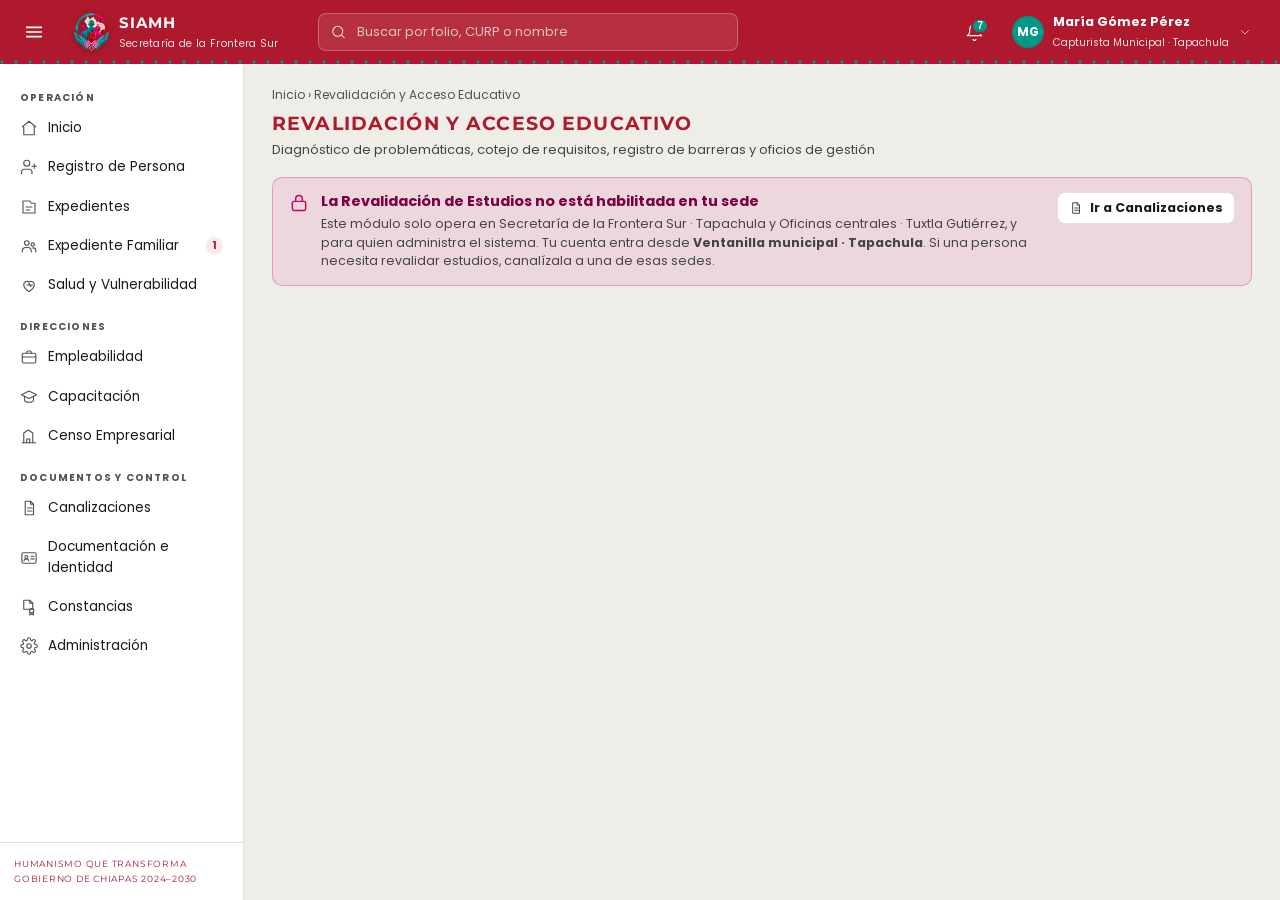
<file: Prototipo/revalidacion.html>
<!DOCTYPE html>
<html lang="es-MX">
<head>
<meta charset="utf-8">
<meta name="viewport" content="width=device-width, initial-scale=1">
<title>Revalidación y Acceso Educativo · SIAMH</title>
<link rel="icon" href="assets/img/simh-isotipo-96.png">
<link rel="preconnect" href="https://fonts.googleapis.com">
<link rel="preconnect" href="https://fonts.gstatic.com" crossorigin>
<link href="https://fonts.googleapis.com/css2?family=Montserrat:wght@600;700;800&family=Poppins:wght@300;400;500;600;700&display=swap" rel="stylesheet">
<link rel="stylesheet" href="assets/css/simh.css">
<style>
  /* ======================================================================
     REVALIDACIÓN Y ACCESO EDUCATIVO
     ================================================================== */
  /* Lista de cotejo: dos estados, PRESENTA / NO PRESENTA (22/09/2026).
     El estado viaja en glifo + palabra + color, nunca solo en color. */
  .coteja{display:inline-flex;border:1px solid var(--linea);border-radius:var(--radio-s);overflow:hidden;flex:none}
  .coteja button{min-height:36px;padding:0 12px;font-family:var(--f-texto);font-size:12.5px;font-weight:600;
    border:0;border-left:1px solid var(--linea);background:var(--blanco);color:var(--tinta);cursor:pointer}
  .coteja button:first-child{border-left:0}
  .coteja button:hover{background:var(--hueso-claro)}
  .coteja button[data-v="si"][aria-pressed="true"]{background:var(--jade);color:#fff}
  .coteja button[data-v="no"][aria-pressed="true"]{background:var(--guinda);color:#fff}
  .coteja-grande button{min-height:44px;padding:0 22px;font-size:13px}
  .coteja-grande button[aria-checked="true"]{background:var(--jade-900);color:#fff}
  .coteja-bloques{display:grid;grid-template-columns:1fr 1fr;gap:20px}
  @media (max-width:1100px){.coteja-bloques{grid-template-columns:1fr}}
  .coteja-enc{display:flex;justify-content:space-between;align-items:baseline;gap:10px;flex-wrap:wrap;
    padding-bottom:8px;border-bottom:1px solid var(--linea)}
  .coteja-enc h4{margin:0;font-size:12.5px;font-weight:700;text-transform:uppercase;letter-spacing:.05em;color:var(--gris)}
  .coteja-lista{list-style:none;margin:0;padding:0}
  .coteja-fila{display:flex;align-items:center;justify-content:space-between;gap:12px;padding:9px 0;
    border-bottom:1px solid var(--linea-suave)}
  .coteja-fila:last-child{border-bottom:0}
  .coteja-t{font-size:13px;line-height:1.35;color:var(--tinta);min-width:0}

  .grupo-barreras{margin-bottom:16px}
  .grupo-barreras-tit{font-size:11.5px;font-weight:700;text-transform:uppercase;color:var(--gris);
    letter-spacing:.06em;margin-bottom:8px;display:flex;align-items:center;gap:6px}
  .grid-barreras{display:grid;grid-template-columns:repeat(auto-fill,minmax(280px,1fr));gap:8px}

  .barrera-card{
    display:flex;gap:10px;align-items:flex-start;padding:10px 12px;border:1px solid var(--linea-suave);
    border-radius:var(--radio-s);background:var(--blanco);cursor:pointer;transition:all .15s ease;
  }
  .barrera-card:hover{border-color:var(--jade-200);background:var(--jade-050)}
  .barrera-card.marcada{border-color:var(--guinda);background:var(--guinda-050)}
  .barrera-card input{margin-top:3px;accent-color:var(--guinda)}
  .barrera-txt{flex:1;min-width:0}
  .barrera-tit{display:block;font-size:13px;font-weight:700;color:var(--tinta);line-height:1.25}
  .barrera-desc{display:block;font-size:11.5px;color:var(--gris);margin-top:2px;line-height:1.35}

  .neg-item{display:flex;gap:11px;align-items:flex-start;padding:13px 0;
    border-bottom:1px solid var(--linea-suave)}
  .neg-item:last-child{border-bottom:0;padding-bottom:0}
  .neg-item > svg{width:18px;height:18px;flex:none;stroke-width:1.8;fill:none;margin-top:2px;
    stroke:var(--guinda)}
  .neg-item .n-tx{flex:1;min-width:0}
  .neg-item .n-t{display:block;font-size:13.5px;font-weight:700;color:var(--guinda-900);line-height:1.35}
  .neg-item .n-m{display:block;font-size:12.5px;color:var(--gris);margin-top:4px;line-height:1.5}
  .neg-item .n-m b{color:var(--tinta)}
  .neg-item .n-f{display:block;font-size:11.5px;color:var(--gris-claro);margin-top:4px;
    font-variant-numeric:tabular-nums}

  /* Registro de barreras dentro del diagnóstico (22/09/2026) */
  .barreras-reg{margin-top:18px;padding-top:16px;border-top:1px solid var(--linea)}

  .grid-oficio-educacion{display:grid;grid-template-columns:1.15fr 0.85fr;gap:20px;align-items:start}
  @media (max-width:1100px){.grid-oficio-educacion{grid-template-columns:1fr}}
</style>
</head>
<body>

<main class="contenido">
  <div class="migas"><a href="index.html">Inicio</a> › Revalidación y Acceso Educativo</div>

  <div class="enc">
    <div class="enc-txt">
      <h1>Revalidación y Acceso Educativo</h1>
      <div class="enc-sub">Diagnóstico de problemáticas, cotejo de requisitos, registro de barreras y oficios de gestión</div>
    </div>
    <div class="enc-acc" id="encAcc">
      <button class="btn btn-secundario btn-s" type="button" id="btnXls"></button>
    </div>
  </div>

  <details class="plegable" id="avisoMod">
    <summary>Marco normativo: Acuerdo 286 de la SEP y Acceso a Educación</summary>
    <div class="cuerpo" id="avisoModCuerpo"></div>
  </details>

  <div id="panel"></div>

  <p id="anuncio" class="sr-solo" role="status" aria-live="polite"></p>
</main>

<script src="assets/js/simh.js"></script>
<script src="assets/js/simh-datos.js"></script>
<script>
(function () {
  "use strict";
  SIMH.chrome("revalida");
  var ico = SIMH.icono, esc = SIMH.esc;

  /* Restricción por sede (22/09/2026): el módulo solo está habilitado para
     la Secretaría de la Frontera Sur, Tuxtla y quien administra. El menú ya
     no dibuja la entrada; si se llega por URL, se enuncia la regla en lugar
     de mostrar los casos. */
  if (!SIMH.accesoSede("revalida")) {
    var yoS = SIMH.sesion();
    document.querySelector(".enc-acc").innerHTML = "";
    document.getElementById("avisoMod").hidden = true;
    document.getElementById("panel").innerHTML =
      '<div class="accion tibia">' + ico("candado") +
        '<div class="a-tx"><span class="a-t">La Revalidación de Estudios no está habilitada en tu sede</span>' +
        '<span class="a-n">Este módulo solo opera en ' + SIMH.sedesDe("revalida").map(esc).join(" y ") +
        ', y para quien administra el sistema. Tu cuenta entra desde <b>' + esc(SIMH.SEDES[yoS.sede].t) +
        '</b>. Si una persona necesita revalidar estudios, canalízala a una de esas sedes.</span></div>' +
        '<div class="a-acc"><a class="btn btn-secundario btn-s" href="canalizaciones.html">' + ico("oficios") +
          'Ir a Canalizaciones</a></div></div>';
    return;
  }

  /* Modo sin datos de prueba (Administración › Datos de prueba). */
  if (SIMH.sinDatos()) {
    SIMH.vacioModulo({ ico:"estudios", titulo:"No hay casos educativos",
      texto:"Los casos de revalidación y acceso educativo se abren sobre personas con expediente.",
      accion:'<a class="btn btn-primario btn-s" href="registro.html">' + SIMH.icono("registro") + 'Registrar persona</a>' });
    return;
  }

  var D = window.DATOS;
  var HOY = D.HOY, fecha = D.fecha, hora = D.hora, fechaHora = D.fechaHora;
  var dias = D.dias, edad = D.edad, plural = D.plural;
  var $ = function (s) { return document.querySelector(s); };
  var $$ = function (s) { return Array.prototype.slice.call(document.querySelectorAll(s)); };

  $("#btnXls").innerHTML    = ico("excel") + "Exportar reporte (Excel)";

  /* ======================================================================
     1. Marcadores de Barreras y Problemáticas de Acceso a la Educación
     ================================================================== */
  var BARRERAS_GRUPO = [
    {
      grupo: "Documentación de Identidad y Origen",
      items: [
        { id:"sin_acta", t:"Sin acta de nacimiento apostillada",
          desc:"La persona no cuenta con acta de su país o no está legalizada.",
          obliga: false,
          ruta:"Acuerdo 286 SEP: En educación básica no se exige acta apostillada para inscribir; la escuela regulariza después." },
        { id:"sin_curp", t:"Sin CURP mexicana",
          desc:"Carece de clave de registro poblacional.",
          obliga: false,
          ruta:"La escuela inscribe provisionalmente mientras la Secretaría y RENAPO emiten la CURP temporal." },
        { id:"sin_boletas", t:"Sin boletas de grados anteriores",
          desc:"No trae certificados ni boletas de ciclos previos.",
          obliga: false,
          ruta:"La escuela aplica examen de ubicación global para asignar el grado correspondiente sin frenar el ingreso." },
        { id:"sin_apostilla", t:"Sin apostilla (Media Superior / Superior)",
          desc:"Certificado de bachillerato o licenciatura sin apostilla.",
          obliga: true,
          ruta:"Para bachillerato procede revalidación parcial por cotejo. En superior se orienta trámite consular." },
        { id:"idioma", t:"Documentos en lengua extranjera",
          desc:"Constancias redactadas en idioma distinto al español.",
          obliga: true,
          ruta:"Canalización para traducción pericial oficial o apoyo del Centro de Lenguas.",
          canaliza:{ inst:"Perito Traductor Oficial · Poder Judicial", motivo:"Traducción pericial de documentos de estudios" } }
      ]
    },
    {
      grupo: "Barreras de atención y en centros educativos",
      items: [
        { id:"neg_inscripcion", t:"Barrera de inscripción en escuela pública",
          desc:"El director o personal del plantel rechazó al estudiante por ser extranjero.",
          obliga: true,
          ruta:"Infracción al Art. 3° CPEUM y Acuerdo 286. Emisión inmediata de Oficio de Exhorto e intervención a la Secretaría de Educación.",
          canaliza:{ inst:"Secretaría de Educación del Estado · Unidad de Inclusión", motivo:"Exhorto por barrera indebida de inscripción escolar (Acuerdo 286 SEP)" } },
        { id:"cobro_cuota", t:"Condicionamiento a cuotas 'voluntarias'",
          desc:"El plantel exige pago de cuotas escolares como requisito de admisión.",
          obliga: true,
          ruta:"La educación pública es gratuita. Se genera intervención ante la Supervisión de Zona Escolar.",
          canaliza:{ inst:"Supervisión de Zona Escolar", motivo:"Intervención por condicionamiento de inscripción a cuotas económicas" } },
        { id:"sin_cupo", t:"Rechazo verbal por 'falta de cupo'",
          desc:"Niegan el acceso sin otorgar oficio de rechazo ni reubicación.",
          obliga: true,
          ruta:"Exigir el rechazo por escrito y solicitar reubicación oficial en escuela con turno disponible.",
          canaliza:{ inst:"Supervisión de Zona Escolar", motivo:"Solicitud de garantía de cupo escolar en plantel cercano" } }
      ]
    },
    {
      grupo: "Condiciones de Vulnerabilidad y Rezago",
      items: [
        { id:"rezago", t:"Rezago escolar de 2 o más años",
          desc:"Estudiante desfasado en edad respecto al grado escolar.",
          obliga: false,
          ruta:"Canalización a programas de nivelación pedagógica acelerada o sistema de educación para adultos (INEA).",
          canaliza:{ inst:"Instituto de Educación para Jóvenes y Adultos (INEA)", motivo:"Diagnóstico pedagógico y nivelación de educación básica" } },
        { id:"nee", t:"Discapacidad / Necesidad Educativa Especial",
          desc:"Requiere apoyos específicos o adecuaciones curriculares.",
          obliga: true,
          ruta:"Canalización a Unidad de Servicios de Apoyo a la Educación Regular (USAER) o Centro de Atención Múltiple (CAM).",
          canaliza:{ inst:"Dirección de Educación Especial (USAER/CAM)", motivo:"Valoración psicopedagógica y ajustes razonables en aula" } },
        { id:"nnasep", t:"NNA no acompañado o separado",
          desc:"Menor de edad sin tutor legal en territorio nacional.",
          obliga: true,
          ruta:"Aviso obligatorio a la Procuraduría Regional de Protección de NNA dentro de las primeras 24 h.",
          canaliza:{ inst:"Procuraduría de Protección de NNA", motivo:"Representación jurídica y restitución del derecho a la educación de NNA" } }
      ]
    }
  ];

  var BARRERAS_IDX = {};
  BARRERAS_GRUPO.forEach(function (g) {
    g.items.forEach(function (b) { BARRERAS_IDX[b.id] = b; });
  });

  /* ======================================================================
     2. Lista de cotejo por tipo de escuela
     ------------------------------------------------------------------
     Pedido de la Dirección (22/09/2026): el capturista solo marca si la
     persona PRESENTA o NO PRESENTA cada documento. Se retiraron las
     columnas "Quién lo emite" e "Impacto legal" y el estado de cuatro
     valores (reunido · en trámite · falta · no aplica): en ventanilla lo
     que se verifica es si el papel está en la mano o no.

     El formulario se segmenta por TIPO DE ESCUELA —sostenimiento
     (pública / privada) y nivel— porque cambian los documentos y los
     trámites: una privada pide carta de no adeudo y hay que verificar su
     RVOE; una pública no.
     ================================================================== */
  var NIVELES = {
    basica:  { t:"Educación básica · Preescolar, primaria y secundaria" },
    media:   { t:"Media superior · Bachillerato" },
    superior:{ t:"Superior · Licenciatura o técnico superior" }
  };

  var SOSTENIMIENTO = {
    publica: { t:"Pública" },
    privada: { t:"Privada" }
  };

  /* Documentos de cada nivel; `solo` restringe uno a un sostenimiento. */
  var DOCS_ESC = {
    basica: [
      { id:"acta",    t:"Acta de nacimiento o documento de identidad" },
      { id:"curp",    t:"CURP" },
      { id:"boletas", t:"Boletas o constancia de estudios del país de origen" },
      { id:"domic",   t:"Comprobante de domicilio" },
      { id:"noadeudo",t:"Carta de no adeudo de la escuela anterior", solo:"privada" }
    ],
    media: [
      { id:"cert",    t:"Certificado o constancia de estudios de origen" },
      { id:"apost",   t:"Apostilla o legalización del certificado" },
      { id:"trad",    t:"Traducción por perito autorizado" },
      { id:"ident",   t:"Identificación oficial vigente" },
      { id:"curp",    t:"CURP" },
      { id:"pago",    t:"Comprobante de pago de derechos" },
      { id:"noadeudo",t:"Carta de no adeudo de la escuela anterior", solo:"privada" }
    ],
    superior: [
      { id:"cert",    t:"Título, certificado o constancia de estudios" },
      { id:"plan",    t:"Plan de estudios y calificaciones por materia" },
      { id:"apost",   t:"Apostilla o legalización" },
      { id:"trad",    t:"Traducción por perito autorizado" },
      { id:"ident",   t:"Identificación oficial vigente" },
      { id:"curp",    t:"CURP" },
      { id:"pago",    t:"Comprobante de pago de derechos" }
    ]
  };

  /* Trámites asociados a cada tipo de escuela. */
  var TRAMITES = {
    basica: [
      { id:"insc",   t:"Solicitud de inscripción en el plantel" },
      { id:"ubica",  t:"Examen o valoración de ubicación de grado" },
      { id:"ctrl",   t:"Alta en el sistema de control escolar", solo:"publica" },
      { id:"rvoe",   t:"Verificación de la incorporación del plantel ante la SEP", solo:"privada" },
      { id:"cuota",  t:"Acuerdo de cuota de inscripción con el plantel", solo:"privada" }
    ],
    media: [
      { id:"solrev", t:"Solicitud de revalidación ante el Departamento de Revalidación" },
      { id:"cotejo", t:"Cotejo de materias acreditadas" },
      { id:"insc",   t:"Inscripción en el plantel" },
      { id:"rvoe",   t:"Verificación del RVOE del plantel", solo:"privada" }
    ],
    superior: [
      { id:"solrev", t:"Solicitud de revalidación o equivalencia de estudios" },
      { id:"dict",   t:"Dictamen por materias contra el plan de estudios" },
      { id:"insc",   t:"Inscripción en la institución" },
      { id:"rvoe",   t:"Verificación del RVOE de la institución", solo:"privada" },
      { id:"cedula", t:"Trámite de cédula profesional (si va a ejercer)" }
    ]
  };

  function aplica(lista, sost) {
    return (lista || []).filter(function (x) { return !x.solo || x.solo === sost; });
  }

  /* Los casos anteriores se capturaron con cuatro estados; al pasar a la
     lista de cotejo, solo "reunido" cuenta como PRESENTA. "En trámite" no
     está en la mano: NO PRESENTA. "No aplica" queda sin marcar. */
  function normaliza(c) {
    if (!c.sost) c.sost = "publica";
    if (!c.doc) {
      c.doc = {};
      Object.keys(c.req || {}).forEach(function (k) {
        var v = c.req[k];
        if (v === "si") c.doc[k] = "si";
        else if (v === "falta" || v === "tramite") c.doc[k] = "no";
      });
    }
    if (!c.tram) c.tram = {};
    return c;
  }

  var MOT_NEG = [
    "Condicionan la inscripción a documentos que la norma no exige",
    "Se niegan a recibir la solicitud",
    "Exigen apostilla no exigible para el trámite solicitado",
    "Condicionan el trámite a un pago sin informar de la exención",
    "Argumentan falta de cupo sin darlo por escrito",
    "Piden acreditar situación migratoria regular"
  ];

  /* ======================================================================
     3. Cartera de Casos Educativos Vinculada a las Personas
     ================================================================== */
  var CASOS = [
    {
      perId: "SIAMH-2026-TAP-0408",
      nivel: "basica",
      destino: "Inscripción a 2.º de primaria en el ciclo en curso",
      inst: "Escuela Primaria Federal Belisario Domínguez · Tapachula",
      fechaApertura: "24/08/2026",
      limite: "01/09/2026",
      limiteTxt: "Inicio del ciclo escolar",
      barreras: ["sin_acta", "neg_inscripcion"],
      req: { valora:"falta", acta:"falta", curp:"tramite", boletas:"na" },
      neg: [
        { t:"2026-08-26 09:20", inst:"Escuela Primaria Federal Belisario Domínguez",
          motivo:"Condicionan la inscripción a documentos que la norma no exige",
          detalle:"La dirección del plantel pidió CURP y acta de nacimiento apostillada como condición para recibir la solicitud de inscripción.",
          hizo:"Se emitió oficio a la Secretaría de Educación del Estado.",
          oficio:"SFS/SMH/0944/2026" }
      ],
      can: [
        { fecha:"26/08/2026", inst:"Secretaría de Educación del Estado · Unidad de Inclusión",
          motivo:"Exhorto por barrera indebida de inscripción escolar (Acuerdo 286 SEP)",
          of:"SFS/SMH/0944/2026", est:"Emitido · en seguimiento" }
      ]
    },
    {
      perId: "SIAMH-2026-TAP-0410",
      nivel: "media",
      destino: "Revalidación parcial de 1.º y 2.º de bachillerato",
      inst: "Secretaría de Educación del Estado · Departamento de Revalidación",
      fechaApertura: "25/08/2026",
      limite: "15/09/2026",
      limiteTxt: "Cierre de inscripciones extemporáneas",
      barreras: ["sin_apostilla", "neg_inscripcion"],
      req: { cert:"si", apost:"falta", trad:"na", ident:"si", curp:"si", pago:"tramite" },
      neg: [
        { t:"2026-08-27 13:10", inst:"Secretaría de Educación del Estado",
          motivo:"Exigen apostilla no exigible para el trámite solicitado",
          detalle:"La ventanilla rechazó la solicitud de revalidación parcial por no traer el certificado apostillado, siendo que la parcial se resuelve por cotejo.",
          hizo:"", oficio:null }
      ],
      can: []
    },
    {
      perId: "SIAMH-2026-SUC-0177",
      nivel: "superior",
      destino: "Revalidación de licenciatura en enfermería para ejercer en Chiapas",
      inst: "Secretaría de Educación del Estado · Departamento de Revalidación",
      fechaApertura: "19/08/2026",
      limite: "",
      limiteTxt: "",
      barreras: ["idioma"],
      req: { cert:"si", plan:"si", apost:"si", trad:"tramite", ident:"si", curp:"si", pago:"falta" },
      neg: [],
      can: []
    },
    {
      perId: "SIAMH-2026-TAP-0411",
      nivel: "superior",
      destino: "Revalidación de estudios técnicos en construcción",
      inst: "Secretaría de Educación del Estado · Departamento de Revalidación",
      fechaApertura: "22/08/2026",
      limite: "",
      limiteTxt: "",
      barreras: ["idioma", "sin_apostilla"],
      req: { cert:"si", plan:"falta", apost:"falta", trad:"falta", ident:"si", curp:"si", pago:"na" },
      neg: [],
      can: []
    },
    {
      perId: "SIAMH-2026-FCO-0094",
      nivel: "superior",
      destino: "Revalidación de licenciatura en contaduría",
      sost: "privada",
      inst: "Secretaría de Educación del Estado · Departamento de Revalidación",
      fechaApertura: "05/08/2026",
      limite: "",
      limiteTxt: "",
      resuelto: "24/08/2026",
      barreras: [],
      req: { cert:"si", plan:"si", apost:"si", trad:"si", ident:"si", curp:"si", pago:"si" },
      neg: [],
      can: []
    },
    {
      perId: "SIAMH-2026-TAP-0412",
      nivel: "basica",
      destino: "Acompañamiento para ingreso a secundaria técnica",
      inst: "Escuela Secundaria Técnica Núm. 3 · Tapachula",
      fechaApertura: "20/08/2026",
      limite: "01/09/2026",
      limiteTxt: "Inicio del ciclo escolar",
      barreras: ["sin_boletas"],
      req: { valora:"tramite", acta:"si", curp:"si", boletas:"falta" },
      neg: [],
      can: []
    }
  ];

  /* Lo que "Descartar" restaura: la ficha tal como se guardó. */
  function foto(c) {
    return JSON.stringify({ nivel:c.nivel, sost:c.sost, inst:c.inst, destino:c.destino,
      doc:c.doc, tram:c.tram, barreras:c.barreras });
  }

  function getCaso(per) {
    var c = CASOS.find(function (x) { return x.perId === per.f; });
    if (!c) {
      /* La edad sale de la fecha de nacimiento: `per.edad` no existe en el
         catálogo, y leerlo mandaba a toda persona sin caso a "superior". */
      var e = edad(per.nac);
      c = {
        perId: per.f,
        nivel: e < 15 ? "basica" : (e < 18 ? "media" : "superior"),
        destino: "Acompañamiento educativo y acceso escolar",
        inst: "Plantel de la zona escolar Tapachula",
        fechaApertura: HOY.slice(0, 10),
        limite: "",
        limiteTxt: "",
        barreras: [],
        sost: "publica",
        doc: {},
        tram: {},
        neg: [],
        can: []
      };
      CASOS.push(c);
    }
    normaliza(c);
    if (!c.guardado) c.guardado = foto(c);
    return c;
  }

  var selPerIdx = 0;
  var panelNegAbierto = false;

  /* La serie es la del sistema (`SIMH.folioOficio`), no un contador local. */
  function folioOficio() { return SIMH.folioOficio(); }

  /* ======================================================================
     4. Renderizado del Detalle y Formularios
     ================================================================== */
  function pintarDetalle() {
    var per = D.PERS[selPerIdx];
    var c = getCaso(per);
    var N = NIVELES[c.nivel] || NIVELES.basica;
    var na = c.neg.find(function (x) { return !x.oficio; });

    var html = "";

    /* ---------------- 1. Banner de Caso Activo ----------------------- */
    html += '<div class="banner-caso-activo">' +
      '<div class="bca-superior">' +
        '<div class="bca-persona">' +
          SIMH.fotoPersona(per.foto ? per.f : "", per.n, "bca-foto", per.ini) +
          '<div class="bca-datos">' +
            '<div style="display:flex;align-items:center;gap:10px;flex-wrap:wrap">' +
              '<span class="bca-nombre" id="tPersona" tabindex="-1">' + esc(per.n) + '</span>' +
              '<span class="folio-tag">Exp. ' + esc(per.f) + '</span>' +
              (c.resuelto
                ? '<span class="chip chip-jade">' + ico("check") + 'Trámite resuelto</span>'
                : (na
                    ? '<span class="chip chip-guinda">' + ico("alerta") + 'Barrera sin reclamar</span>'
                    : '<span class="chip chip-neutro">' + ico("reloj") + 'En acompañamiento</span>')) +
              '<span class="chip chip-neutro">' + esc(N.t.split(" · ")[0]) + '</span>' +
            '</div>' +
            '<div class="bca-meta">' +
              '<span>Nacionalidad: <b>' + esc(per.pais) + '</b></span>' +
              '<span>·</span>' +
              '<span>Edad: <b>' + edad(per.nac) + ' años</b></span>' +
              '<span>·</span>' +
              '<span>CURP: <b>' + esc(per.curp) + '</b></span>' +
              '<span>·</span>' +
              '<span>Municipio: <b>' + esc(per.mun) + '</b></span>' +
              (per.nna ? '<span>·</span><span>Acompaña: <b>' + esc(per.tutor) + '</b></span>' : '') +
            '</div>' +
          '</div>' +
        '</div>' +
        '<div class="flex gap-8">' +
          '<a class="btn btn-secundario btn-s" href="expediente-detalle.html">' + ico("expedientes") + 'Abrir expediente</a>' +
        '</div>' +
      '</div>' +
      '<div class="bca-controles">' +
        '<div class="bca-nav">' +
          '<button type="button" class="bca-nav-btn" id="btnCasoAnt"' + (selPerIdx <= 0 ? ' disabled' : '') + '>' +
            ico("izq") + 'Anterior' +
          '</button>' +
          '<span class="bca-nav-pos">Estudiante ' + (selPerIdx + 1) + ' de ' + D.PERS.length + ' en cartera</span>' +
          '<button type="button" class="bca-nav-btn" id="btnCasoSig"' + (selPerIdx >= D.PERS.length - 1 ? ' disabled' : '') + '>' +
            'Siguiente ' + ico("der") +
          '</button>' +
        '</div>' +
        '<button type="button" class="btn-cambiar-caso" id="btnAbrirSelector">' +
          '<svg viewBox="0 0 24 24"><path d="M21 21l-6-6m2-5a7 7 0 11-14 0 7 7 0 0114 0z"/></svg>' +
          'Cambiar estudiante / Buscar <kbd>Ctrl+K</kbd>' +
        '</button>' +
      '</div>' +
    '</div>';

    /* ---------------- 2. Barra de Acción Prioritaria ------------------ */
    if (na) {
      html += '<div class="accion urge">' + ico("alerta") +
        '<div class="a-tx"><span class="a-t">Barrera escolar registrada sin reclamar ante la autoridad</span>' +
        '<span class="a-n">' + esc(na.inst) + ' rechazó la atención: "' + esc(na.motivo) + '". ' + esc(na.detalle) +
        ' Mientras no se emita el oficio formal, la barrera queda impune y el derecho a la educación frenado.</span></div>' +
        '<div class="a-acc"><button class="btn btn-peligro btn-s" type="button" id="btnReclamarRapido">' +
        ico("oficios") + 'Generar oficio de reclamo</button></div></div>';
    }

    /* ---------------- 3. Marcadores de Barreras y Problemáticas -------- */
    html += '<div class="tarjeta" style="margin-bottom:16px">' +
      '<div class="tarjeta-enc">' +
        '<div>' +
          '<h3 style="margin:0">Diagnóstico de Barreras y Problemáticas Educativas</h3>' +
          '<span class="txt-min">Marca las condiciones o impedimentos que presenta el estudiante para activar las rutas legales de atención</span>' +
        '</div>' +
      '</div>';

    BARRERAS_GRUPO.forEach(function (grp) {
      html += '<div class="grupo-barreras">' +
        '<div class="grupo-barreras-tit">' + ico("alerta") + esc(grp.grupo) + '</div>' +
        '<div class="grid-barreras">';
      grp.items.forEach(function (b) {
        var marcada = c.barreras.indexOf(b.id) >= 0;
        html += '<label class="barrera-card' + (marcada ? ' marcada' : '') + '">' +
          '<input type="checkbox" data-barrera="' + b.id + '"' + (marcada ? ' checked' : '') + '>' +
          '<span class="barrera-txt">' +
            '<span class="barrera-tit">' + esc(b.t) + '</span>' +
            '<span class="barrera-desc">' + esc(b.desc) + '</span>' +
          '</span>' +
        '</label>';
      });
      html += '</div></div>';
    });

    /* Rutas activadas por los marcadores */
    var rutasActivas = c.barreras.map(function (id) { return BARRERAS_IDX[id]; }).filter(Boolean);
    if (rutasActivas.length) {
      html += '<div class="aviso aviso-jade" style="margin-top:14px">' + ico("check") +
        '<span><strong>Rutas legales y de restitución de derechos aplicables:</strong>' +
        rutasActivas.map(function (r) {
          return '<span style="display:block;margin-top:4px">· <b>' + esc(r.t) + ':</b> ' + esc(r.ruta) +
            (r.canaliza ? ' <button class="enlace-inline" type="button" data-precan="' + r.id + '">→ Cargar en oficio</button>' : '') +
            '</span>';
        }).join("") +
        '</span></div>';
    }

    /* Registro de barreras: va dentro del diagnóstico, debajo de las casillas
       (22/09/2026), porque es el mismo hecho visto como historial. */
    html += '<div class="barreras-reg">' +
      '<div class="tarjeta-enc">' +
        '<div>' +
          '<h3 style="margin:0">Barreras de atención registradas</h3>' +
          '<span class="txt-min">Historial de rechazos, condicionamientos o cobros indebidos presentados en ventanilla</span>' +
        '</div>' +
        '<button class="btn btn-secundario btn-s" type="button" id="btnAbrirNeg">' + ico("mas") + 'Registrar barrera</button>' +
      '</div>';

    if (panelNegAbierto) {
      html += '<div class="panel" style="background:var(--hueso-claro);border:1px solid var(--linea);border-radius:var(--radio-s);padding:14px;margin-bottom:14px">' +
        '<h4 style="margin:0 0 8px;color:var(--guinda-900)">Capturar barrera de atención en el centro educativo</h4>' +
        '<div class="fila">' +
          '<div class="campo"><label for="nInst">Plantel o Institución infractora <span class="req">*</span></label>' +
            '<input type="text" id="nInst" value="' + esc(c.inst.split(" · ")[0]) + '"></div>' +
          '<div class="campo"><label for="nFec">Fecha del hecho <span class="req">*</span></label>' +
            '<input type="date" id="nFec" value="' + HOY.slice(0, 10) + '"></div>' +
        '</div>' +
        '<div class="campo"><label for="nMot">Motivo alegado por la escuela <span class="req">*</span></label>' +
          '<select id="nMot"><option value="">Elige un motivo del catálogo…</option>' +
          MOT_NEG.map(function (m) { return "<option>" + esc(m) + "</option>"; }).join("") +
          '</select></div>' +
        '<div class="campo"><label for="nDet">Descripción de lo ocurrido <span class="req">*</span></label>' +
          '<textarea id="nDet" rows="3" placeholder="Quién atendió, qué argumentos dio y qué se solicitó. Esta descripción sustentará el oficio legal."></textarea></div>' +
        '<div class="campo"><label for="nObs">Observaciones <span class="opc">(opcional)</span></label>' +
          '<textarea id="nObs" rows="2" placeholder="Situaciones particulares del caso: horarios, personas que acompañaron, acuerdos verbales, etc."></textarea></div>' +
        '<div class="flex gap-8">' +
          '<button class="btn btn-primario btn-s" type="button" id="btnGuardarNeg">' + ico("guardar") + 'Guardar barrera</button>' +
          '<button class="btn btn-secundario btn-s" type="button" id="btnCancelaNeg">Cancelar</button>' +
        '</div>' +
      '</div>';
    }

    if (c.neg && c.neg.length) {
      html += c.neg.slice().reverse().map(function (x, idx) {
        return '<div class="neg-item">' + ico("alerta") +
          '<span class="n-tx">' +
            '<span class="n-t">' + esc(x.motivo) + '</span>' +
            '<span class="n-m">' + esc(x.detalle) + '</span>' +
            (x.obs ? '<span class="n-m"><b>Observaciones:</b> ' + esc(x.obs) + '</span>' : '') +
            '<span class="n-m">' + (x.oficio
              ? '<span class="chip chip-jade" style="margin-right:6px">Reclamada</span>Oficio <b>' + esc(x.oficio) + '</b> · ' + esc(x.hizo || "En trámite")
              : '<span class="chip chip-guinda" style="margin-right:6px">Sin reclamar</span>Pendiente de emitir oficio a la autoridad.') + '</span>' +
            '<span class="n-f">' + esc(x.inst) + ' · ' + esc(x.t) + '</span>' +
          '</span>' +
          (!x.oficio ? '<button class="btn btn-secundario btn-s" type="button" data-reclamaidx="' + idx + '">' + ico("oficios") + 'Reclamar</button>' : '') +
        '</div>';
      }).join("");
    } else {
      html += '<div class="vacio" style="padding:16px">' + ico("check") + 'No se han registrado barreras de atención en este caso.</div>';
    }

    html += '</div>';

    html += '</div>';

    /* ---------------- 4. Ficha del Trámite y Lista de Cotejo ----------- */
    var docs = aplica(DOCS_ESC[c.nivel], c.sost);
    var trams = aplica(TRAMITES[c.nivel], c.sost);
    function cuenta(lista, mapa) {
      var si = 0, no = 0;
      lista.forEach(function (x) { if (mapa[x.id] === "si") si++; else if (mapa[x.id] === "no") no++; });
      return { si:si, no:no, sin:lista.length - si - no };
    }
    function listaCotejo(lista, mapa, attr, etSi, etNo) {
      return '<ul class="coteja-lista">' + lista.map(function (x) {
        var v = mapa[x.id] || "";
        return '<li class="coteja-fila' + (v ? " marcada-" + v : "") + '">' +
          '<span class="coteja-t">' + esc(x.t) + '</span>' +
          '<span class="coteja" role="group" aria-label="' + esc(x.t) + '">' +
            '<button type="button" ' + attr + '="' + x.id + '" data-v="si" aria-pressed="' + (v === "si") + '">' +
              (v === "si" ? "✓ " : "") + etSi + '</button>' +
            '<button type="button" ' + attr + '="' + x.id + '" data-v="no" aria-pressed="' + (v === "no") + '">' +
              (v === "no" ? "✕ " : "") + etNo + '</button>' +
          '</span></li>';
      }).join("") + '</ul>';
    }
    var cd = cuenta(docs, c.doc), ct = cuenta(trams, c.tram);

    html += '<div class="tarjeta" style="margin-bottom:16px">' +
      '<div class="tarjeta-enc">' +
        '<div>' +
          '<h3 style="margin:0">Ficha del trámite y lista de cotejo</h3>' +
          '<span class="txt-min">Elige el tipo de escuela y marca si la persona presenta cada documento</span>' +
        '</div>' +
        (c.sucio
          ? '<span class="chip chip-rosa">' + ico("reloj") + 'Cambios sin guardar</span>'
          : '<span class="chip chip-jade">' + ico("check") + 'Guardado</span>') +
      '</div>' +

      '<div class="fila" style="margin-bottom:14px">' +
        '<div class="campo" style="flex:1">' +
          '<label id="lblSost">Tipo de escuela <span class="req">*</span></label>' +
          '<span class="coteja coteja-grande" role="radiogroup" aria-labelledby="lblSost">' +
            Object.keys(SOSTENIMIENTO).map(function (k) {
              return '<button type="button" role="radio" data-sost="' + k + '" aria-checked="' + (c.sost === k) + '">' +
                esc(SOSTENIMIENTO[k].t) + '</button>';
            }).join("") +
          '</span>' +
        '</div>' +
        '<div class="campo" style="flex:2">' +
          '<label for="fNivel">Nivel educativo <span class="req">*</span></label>' +
          '<select id="fNivel">' +
            Object.keys(NIVELES).map(function (k) {
              return '<option value="' + k + '"' + (c.nivel === k ? " selected" : "") + '>' + esc(NIVELES[k].t) + '</option>';
            }).join("") +
          '</select>' +
        '</div>' +
      '</div>' +

      '<div class="fila" style="margin-bottom:16px">' +
        '<div class="campo" style="flex:1.5">' +
          '<label for="fInst">Plantel o institución educativa receptora</label>' +
          '<input type="text" id="fInst" value="' + esc(c.inst || "") + '" placeholder="Ej. Escuela Primaria Federal Belisario Domínguez">' +
        '</div>' +
        '<div class="campo" style="flex:1.5">' +
          '<label for="fDestino">Objetivo del trámite</label>' +
          '<input type="text" id="fDestino" value="' + esc(c.destino || "") + '" placeholder="Ej. Inscripción a 2.º grado de primaria">' +
        '</div>' +
      '</div>' +

      '<div class="coteja-bloques">' +
        '<div>' +
          '<div class="coteja-enc"><h4>Documentación</h4>' +
            '<span class="txt-min">' + cd.si + ' presenta · ' + cd.no + ' no presenta' +
              (cd.sin ? ' · ' + cd.sin + ' sin marcar' : '') + '</span></div>' +
          listaCotejo(docs, c.doc, "data-doc", "Presenta", "No presenta") +
        '</div>' +
        '<div>' +
          '<div class="coteja-enc"><h4>Trámites asociados · escuela ' + esc(SOSTENIMIENTO[c.sost].t.toLowerCase()) + '</h4>' +
            '<span class="txt-min">' + ct.si + ' realizado' + (ct.si === 1 ? '' : 's') + ' · ' + ct.no + ' pendiente' + (ct.no === 1 ? '' : 's') +
              (ct.sin ? ' · ' + ct.sin + ' sin marcar' : '') + '</span></div>' +
          listaCotejo(trams, c.tram, "data-tram", "Realizado", "Pendiente") +
        '</div>' +
      '</div>' +

      '<div class="flex gap-8" style="margin-top:16px;justify-content:flex-end">' +
        (c.sucio ? '<button class="btn btn-secundario btn-s" type="button" id="btnDescartar">' + ico("cerrar") + 'Descartar</button>' : '') +
        '<button class="btn btn-primario btn-s" type="button" id="btnGuardarVal">' + ico("guardar") + 'Guardar ficha del trámite</button>' +
      '</div>' +
    '</div>';

    /* ---------------- 6. Generador de Oficio de Canalización / Exhorto -- */
    html += '<div class="tarjeta">' +
      '<div class="tarjeta-enc">' +
        '<div>' +
          '<h3 style="margin:0">Generar Oficio de Intervención / Canalización Educativa</h3>' +
          '<span class="txt-min">Emite el documento institucional que defiende el acceso escolar (se vincula a Canalizaciones)</span>' +
        '</div>' +
        '<a class="btn btn-secundario btn-s" href="canalizaciones.html?pl=educacion" title="Ver todos los oficios de educación en el módulo de Canalizaciones">' +
          ico("oficios") + 'Ver en Canalizaciones' +
        '</a>' +
      '</div>' +

      '<div class="grid-oficio-educacion">' +
        '<div>' +
          '<div class="fila">' +
            '<div class="campo" style="flex:1.5">' +
              '<label for="ofDest">Autoridad o Plantel Destinatario <span class="req">*</span></label>' +
              '<input type="text" id="ofDest" value="' + esc(c.inst || "Secretaría de Educación del Estado · Dirección de Educación Básica") + '">' +
            '</div>' +
            '<div class="campo" style="flex:1">' +
              '<label for="ofAsunto">Asunto <span class="req">*</span></label>' +
              '<input type="text" id="ofAsunto" value="' + esc(c.asuntoOf || "") + '" placeholder="Escribe el asunto del oficio">' +
            '</div>' +
          '</div>' +

          '<div class="fila">' +
            '<div class="campo" style="flex:1">' +
              '<label for="ofCita">Fecha de gestión / Cita ante el plantel</label>' +
              '<input type="date" id="ofCita" value="' + HOY.slice(0, 10) + '">' +
            '</div>' +
            '<div class="campo" style="flex:1">' +
              '<label for="ofAcomp">Acompañamiento institucional</label>' +
              '<select id="ofAcomp">' +
                '<option value="Sí, personal de la Secretaría">Sí, personal de la Secretaría</option>' +
                '<option value="Sí, intérprete lingüístico">Sí, intérprete lingüístico</option>' +
                '<option value="No, gestión directa de la familia">No, gestión directa de la familia</option>' +
              '</select>' +
            '</div>' +
          '</div>' +

          '<div class="campo">' +
            '<label for="ofFundamento">Fundamento legal y hechos citados</label>' +
            '<textarea id="ofFundamento" rows="4">Con fundamento en el Artículo 3.° Constitucional, los artículos 61 y 62 de la Ley General de Educación, y el Acuerdo 286 de la SEP, se solicita la inscripción provisional e inmediata de ' + per.n + ', garantizando el interés superior de la niñez sin que la falta de documentos de origen condicione el ingreso al plantel.</textarea>' +
          '</div>' +

          '<div class="flex gap-8" style="justify-content:flex-end;margin-top:14px">' +
            '<button class="btn btn-primario" type="button" id="btnGenerarOficio">' + ico("oficios") + 'Generar oficio oficial</button>' +
          '</div>' +
        '</div>' +

        '<div>' +
          SIMH.barraDoc("Oficio de gestión educativa · " + per.n) +
          '<div id="hojaOficio"></div>' +
          '<div class="oficio-cap">El documento se asentará en la bitácora y se enviará al módulo de Canalizaciones para firma y seguimiento.</div>' +
        '</div>' +
      '</div>' +
    '</div>';

    $("#panel").innerHTML = html;
    eventosDetalle();
  }

  /* ======================================================================
     5. Eventos del Detalle y Captura
     ================================================================== */
  function eventosDetalle() {
    var per = D.PERS[selPerIdx];
    var c = getCaso(per);
    var N = NIVELES[c.nivel] || NIVELES.basica;

    /* Pintar la hoja de vista previa en tiempo real */
    function pintarHojaOficio() {
      var dest = $("#ofDest") ? $("#ofDest").value.trim() : "Autoridad Destinataria";
      if ($("#ofAsunto")) c.asuntoOf = $("#ofAsunto").value;
      var asunto = (c.asuntoOf || "").trim() || "— asunto —";
      var cita = $("#ofCita") ? $("#ofCita").value : "";
      var citaTxt = cita ? cita.split("-").reverse().join("/") : "inmediata";
      var acomp = $("#ofAcomp") ? $("#ofAcomp").value : "Sí, personal de la Secretaría";
      var fund = $("#ofFundamento") ? $("#ofFundamento").value.trim() : "";
      var folioPrevio = "— se asigna al firmar —";

      var hoja = $("#hojaOficio");
      if (!hoja) return;

      /* Membrete y composición del formato oficial (22/09/2026). */
      hoja.innerHTML = SIMH.hojaSFS({
        sello: '<div class="o-sello bor">' + ico("editar") + 'Borrador en edición · el folio se asigna al firmar</div>',
        fecha: SIMH.fechaLarga(HOY) + ".",
        asunto: esc(asunto),
        dest: esc(dest),
        cuerpo: [
          'Por medio del presente, la <b>Subsecretaría de Movilidad Humana a través de la Secretaría de la Frontera Sur</b>, en el ámbito de sus atribuciones, se permite intervenir en favor de la persona <span class="o-var">' + esc(per.n) + '</span>, de <span class="o-var">' + edad(per.nac) + ' años</span> de edad, de nacionalidad <span class="o-var">' + esc(per.pais) + '</span>, con expediente <span class="o-var">' + esc(per.f) + '</span>' + (per.curp ? ' y CURP <span class="o-var">' + esc(per.curp) + '</span>' : '') + '.',
          esc(fund),
          '<b>Fecha de atención o gestión:</b> ' + esc(citaTxt) + '. <b>Acompañamiento:</b> ' + esc(acomp) + '.',
          'Agradeciendo de antemano su atención y colaboración, quedamos a disposición para proporcionar la información y documentación necesaria para el seguimiento del caso.',
          'Sin otro particular, reciba un cordial saludo.'
        ]
      });
      SIMH.paginar(hoja);
    }

    /* Eventos para actualizar la vista previa en vivo */
    ["#ofDest", "#ofAsunto", "#ofCita", "#ofAcomp", "#ofFundamento"].forEach(function (sel) {
      var el = $(sel);
      if (el) {
        el.addEventListener("input", pintarHojaOficio);
        el.addEventListener("change", pintarHojaOficio);
      }
    });

    pintarHojaOficio();

    /* Marcadores de barreras */
    $$("[data-barrera]").forEach(function (chk) {
      chk.onchange = function () {
        var id = this.getAttribute("data-barrera");
        var idx = c.barreras.indexOf(id);
        if (this.checked && idx < 0) c.barreras.push(id);
        if (!this.checked && idx >= 0) c.barreras.splice(idx, 1);
        c.sucio = true;
        pintarDetalle();
      };
    });

    /* Pre-cargar en oficio desde rutas */
    $$("[data-precan]").forEach(function (btn) {
      btn.onclick = function () {
        var id = this.getAttribute("data-precan");
        var b = BARRERAS_IDX[id];
        if (!b || !b.canaliza) return;
        var od = $("#ofDest"), oa = $("#ofAsunto");
        if (od) od.value = b.canaliza.inst;
        if (oa) oa.value = b.canaliza.motivo;
        $("#ofDest").focus();
        $("#ofDest").scrollIntoView({ behavior:"smooth", block:"center" });
        pintarHojaOficio();
        if (SIMH.toast) SIMH.toast("Datos cargados en el formulario de oficio", "info");
      };
    });

    /* Cambio de nivel educativo */
    var fNivel = $("#fNivel");
    if (fNivel) {
      fNivel.onchange = function () {
        c.nivel = this.value;
        c.sucio = true;
        pintarDetalle();
      };
    }

    /* Lista de cotejo: un clic marca; otro clic sobre la misma opción la
       desmarca, para poder corregir un "presenta" puesto por error. */
    function marca(mapa, id, v) {
      if (mapa[id] === v) delete mapa[id]; else mapa[id] = v;
      c.sucio = true;
      pintarDetalle();
    }
    $$("[data-doc]").forEach(function (b) {
      b.onclick = function () { marca(c.doc, this.getAttribute("data-doc"), this.getAttribute("data-v")); };
    });
    $$("[data-tram]").forEach(function (b) {
      b.onclick = function () { marca(c.tram, this.getAttribute("data-tram"), this.getAttribute("data-v")); };
    });
    $$("[data-sost]").forEach(function (b) {
      b.onclick = function () {
        if (c.sost === this.getAttribute("data-sost")) return;
        c.sost = this.getAttribute("data-sost");
        c.sucio = true;
        pintarDetalle();
      };
    });

    /* Lo escrito en plantel y objetivo se conserva en el caso mientras se
       marca la lista: cada marca repinta la tarjeta. */
    ["#fInst", "#fDestino"].forEach(function (sel) {
      var el = $(sel);
      if (el) el.oninput = function () {
        if (sel === "#fInst") c.inst = this.value; else c.destino = this.value;
        if (!c.sucio) {
          c.sucio = true;
          var chip = this.closest(".tarjeta").querySelector(".tarjeta-enc .chip");
          if (chip) { chip.className = "chip chip-rosa"; chip.innerHTML = ico("reloj") + "Cambios sin guardar"; }
        }
      };
    });

    /* Guardar valoración */
    var bg = $("#btnGuardarVal");
    if (bg) {
      bg.onclick = function () {
        c.inst = ($("#fInst") ? $("#fInst").value : c.inst).trim();
        c.destino = ($("#fDestino") ? $("#fDestino").value : c.destino).trim();
        c.sucio = false;
        c.guardado = foto(c);
        pintarDetalle();
        if (SIMH.toast) SIMH.toast("Ficha del trámite guardada en el expediente", "ok");
      };
    }

    /* Descartar: vuelve a lo último guardado, no solo apaga el aviso. */
    var bd = $("#btnDescartar");
    if (bd) {
      bd.onclick = function () {
        if (c.guardado) {
          var g = JSON.parse(c.guardado);
          Object.keys(g).forEach(function (k) { c[k] = g[k]; });
        }
        c.sucio = false;
        pintarDetalle();
      };
    }

    /* Abrir panel de negativa */
    var bon = $("#btnAbrirNeg");
    if (bon) {
      bon.onclick = function () {
        panelNegAbierto = true;
        pintarDetalle();
        var ni = $("#nInst");
        if (ni) ni.focus();
      };
    }
    var bcn = $("#btnCancelaNeg");
    if (bcn) {
      bcn.onclick = function () {
        panelNegAbierto = false;
        pintarDetalle();
      };
    }

    /* Guardar negativa */
    var bgn = $("#btnGuardarNeg");
    if (bgn) {
      bgn.onclick = function () {
        var inst = $("#nInst") ? $("#nInst").value.trim() : "";
        var fec = $("#nFec") ? $("#nFec").value : HOY.slice(0, 10);
        var mot = $("#nMot") ? $("#nMot").value : "";
        var det = $("#nDet") ? $("#nDet").value.trim() : "";
        var obs = $("#nObs") ? $("#nObs").value.trim() : "";
        if (!inst || !mot || !det) {
          alert("Por favor completa la institución, el motivo y el detalle de la barrera.");
          return;
        }
        c.neg.push({
          t: fec + " " + hora(HOY),
          inst: inst,
          motivo: mot,
          detalle: det,
          obs: obs,
          hizo: "",
          oficio: null
        });
        if (c.barreras.indexOf("neg_inscripcion") < 0) c.barreras.push("neg_inscripcion");
        panelNegAbierto = false;
        pintarDetalle();
        if (SIMH.toast) SIMH.toast("Barrera registrada en el historial", "alerta");
      };
    }

    /* Reclamar desde botón rápido o lista */
    var brr = $("#btnReclamarRapido");
    if (brr) {
      brr.onclick = function () {
        var ofd = $("#ofDest"), ofa = $("#ofAsunto");
        if (ofd) ofd.value = "Secretaría de Educación del Estado · Unidad de Inclusión";
        if (ofa) ofa.value = "Exhorto por barrera de inscripción (Acuerdo 286 SEP)";
        $("#ofDest").focus();
        $("#ofDest").scrollIntoView({ behavior:"smooth", block:"center" });
        pintarHojaOficio();
      };
    }

    /* Generar oficio */
    var bgo = $("#btnGenerarOficio");
    if (bgo) {
      bgo.onclick = function () {
        var dest = $("#ofDest") ? $("#ofDest").value.trim() : "";
        var asunto = $("#ofAsunto") ? $("#ofAsunto").value.trim() : "";
        var cita = $("#ofCita") ? $("#ofCita").value : "";
        var citaTxt = cita ? cita.split("-").reverse().join("/") : "inmediata";
        var acomp = $("#ofAcomp") ? $("#ofAcomp").value : "Sí, personal de la Secretaría";
        var fund = $("#ofFundamento") ? $("#ofFundamento").value.trim() : "";
        if (!dest) {
          alert("Indica la autoridad destinataria del oficio.");
          return;
        }
        if (!asunto) {
          alert("Escribe el asunto del oficio.");
          $("#ofAsunto").focus();
          return;
        }
        var folio = folioOficio();
        var nuevoCan = {
          fecha: fecha(HOY.slice(0, 10)),
          inst: dest,
          motivo: asunto,
          of: folio,
          est: "Emitido · en seguimiento"
        };
        c.can.push(nuevoCan);

        // Si hay una negativa abierta, vincularla
        var na = c.neg.find(function (x) { return !x.oficio; });
        if (na) {
          na.oficio = folio;
          na.hizo = "Se emitió oficio de intervención legal ante " + dest + ".";
        }

        // Crear objeto completo para el módulo de Canalizaciones
        var ofiCompleto = {
          id: "o_edu_" + Date.now(),
          ref: SIMH.refBorrador(),
          folio: folio,
          pl: "educacion",
          est: "emitido",
          asunto: asunto,
          per: per.f,
          dest: { inst: dest, cargo: "Dirección / Autoridad Educativa", mun: per.mun || "Tapachula" },
          origen: "oficios",
          folioDep: "VENT-" + (per.mun ? per.mun.slice(0,3).toUpperCase() : "TAP") + "/2026/" + Math.floor(100 + Math.random()*900),
          creado: { por: D.YO.n, rol: D.YO.rol, t: D.HOY },
          firmado: { por: D.DIRECTOR.n, cargo: D.DIRECTOR.cargo, t: D.HOY },
          acusePlazo: "2026-09-05",
          datos: {
            nivel: N.t,
            plantel: dest,
            negativa: asunto,
            pide: fund,
            cita: citaTxt,
            acomp: acomp
          }
        };

        // Guardar en localStorage para que aparezca en canalizaciones.html
        try {
          var lista = JSON.parse(localStorage.getItem("SIAMH_OFICIOS_EXTRA") || "[]");
          lista.unshift(ofiCompleto);
          localStorage.setItem("SIAMH_OFICIOS_EXTRA", JSON.stringify(lista));
        } catch(e) {}

        pintarDetalle();
        if (SIMH.toast) {
          SIMH.toast("Oficio " + folio + " generado y registrado en Canalizaciones", "ok");
        }
      };
    }
  }

  /* ======================================================================
     6. Gestor de Caso (Drawer & Atajos)
     ================================================================== */
  var gestor = SIMH.gestorCaso({
    items: D.PERS,
    indiceInicial: selPerIdx,
    titulo: "Seleccionar Estudiante",
    placeholder: "Buscar por nombre, folio o CURP...",
    filtraItem: function (p, txt) {
      if (!txt) return true;
      var t = (p.n + " " + p.f + " " + p.curp + " " + p.pais + " " + p.mun).toLowerCase();
      return t.indexOf(txt.toLowerCase()) >= 0;
    },
    renderItem: function (p, esActivo, idx) {
      var c = getCaso(p);
      var na = c.neg.find(function (x) { return !x.oficio; });
      return '<button type="button" class="drawer-item' + (esActivo ? ' activo' : '') + '" data-idx="' + idx + '">' +
        SIMH.fotoPersona(p.foto ? p.f : "", p.n, "drawer-item-avatar", p.ini) +
        '<div class="drawer-item-txt">' +
          '<span class="drawer-item-nom">' + esc(p.n) + '</span>' +
          '<span class="drawer-item-sub">Folio ' + esc(p.f) + ' · ' + edad(p.nac) + ' años · ' + esc(p.pais) + '</span>' +
        '</div>' +
        (na ? '<span class="chip chip-guinda">!</span>' : '') +
      '</button>';
    },
    onSelect: function (p, idx) {
      selPerIdx = idx;
      panelNegAbierto = false;
      pintarDetalle();
      window.scrollTo({ top: 0, behavior: "smooth" });
    }
  });

  /* Aviso explicativo */
  $("#avisoModCuerpo").innerHTML =
    '<div class="resumen-lista">' +
      '<div class="resumen-dato"><span class="r-lab">Prohibición de exigir apostilla en básica</span>' +
        '<span class="r-val">Condicionar el acceso a apostillas, cuotas o regularidad migratoria es un acto violatorio de derechos humanos. Este módulo permite registrar la barrera con fecha, plantel y testimonio para sustentar el oficio de intervención.</span></div>' +
      '<div class="resumen-dato"><span class="r-lab">Revalidación en Media Superior y Superior</span>' +
        '<span class="r-val">En bachillerato y universidad se realiza el cotejo de materias y planes de estudio. Para revalidación parcial procede la resolución mediante cotejo directo sin exigir apostilla previa.</span></div>' +
    '</div>';

  pintarDetalle();

  /* Eventos globales */
  document.addEventListener("click", function (e) {
    if (e.target.closest("#btnAbrirSelector")) {
      gestor.abrir();
    } else if (e.target.closest("#btnCasoAnt")) {
      gestor.anterior();
    } else if (e.target.closest("#btnCasoSig")) {
      gestor.siguiente();
    }
  });
})();
</script>
</body>
</html>
</file>
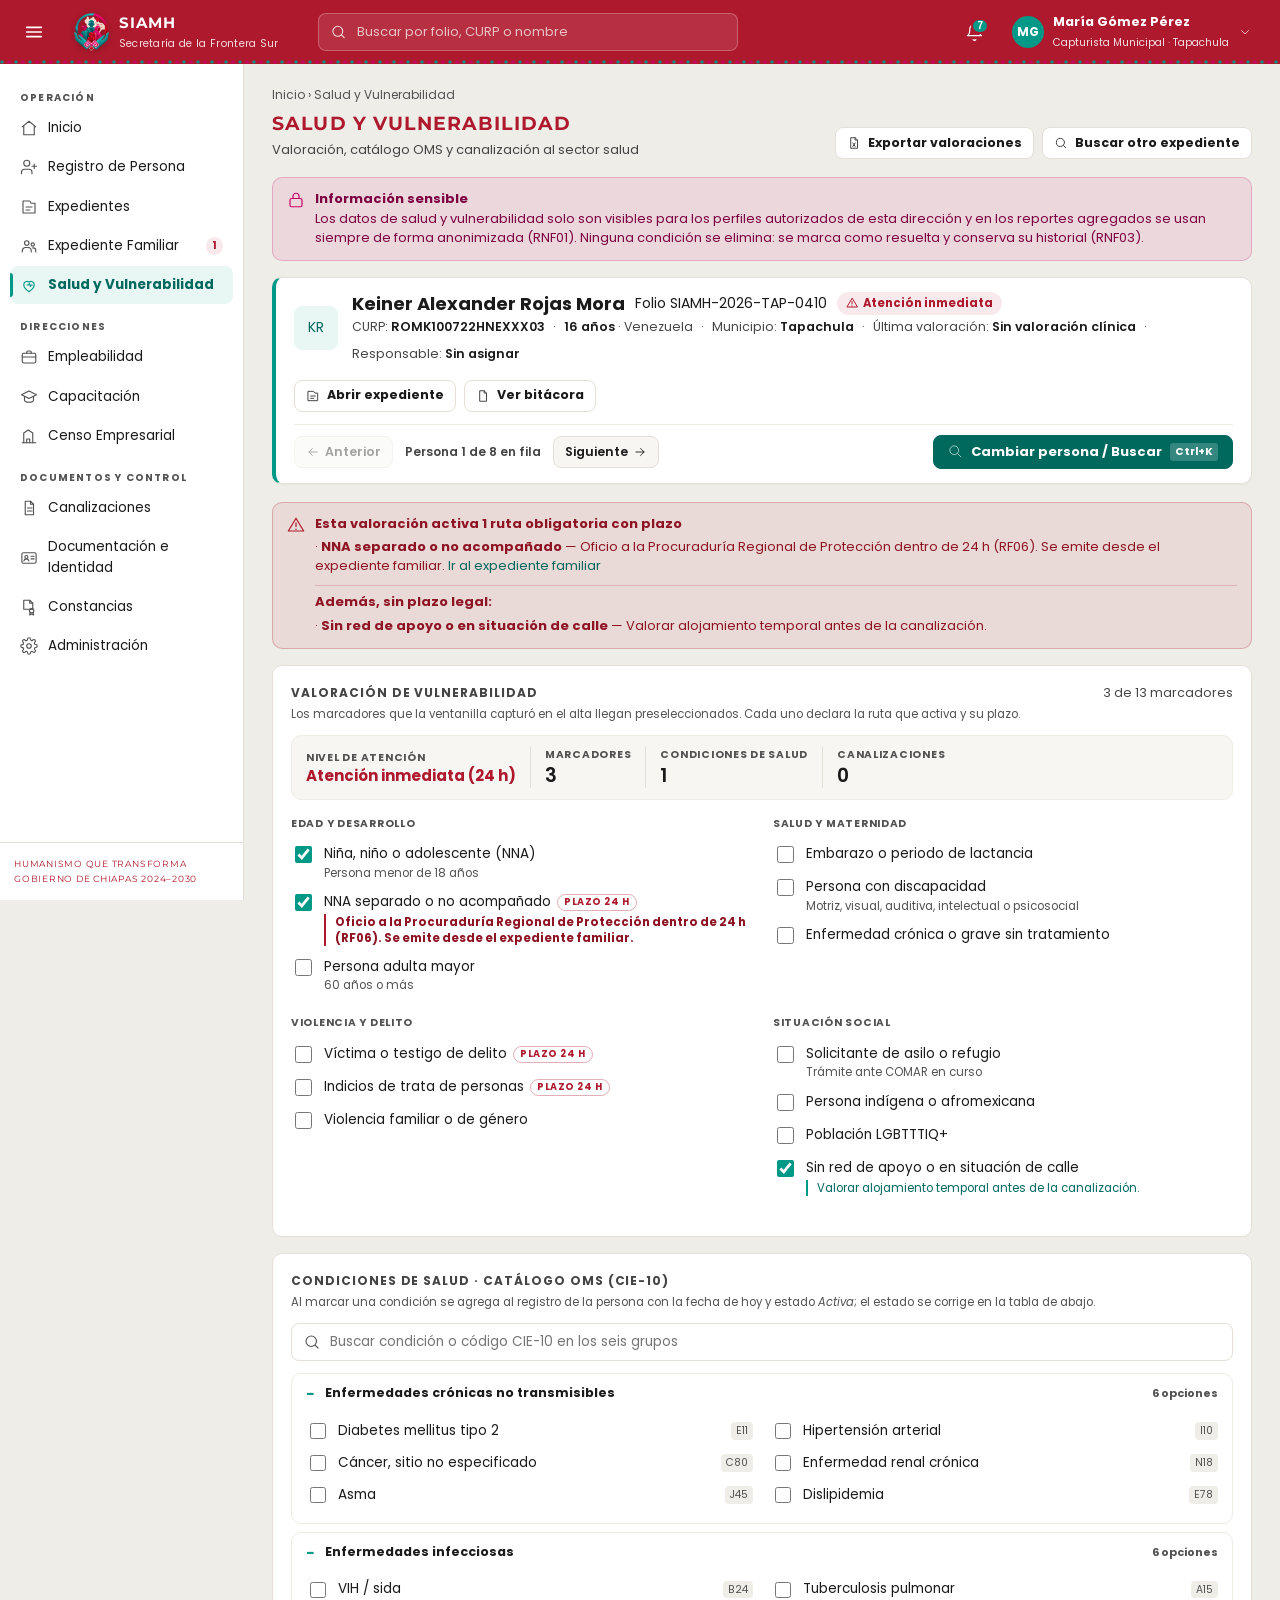
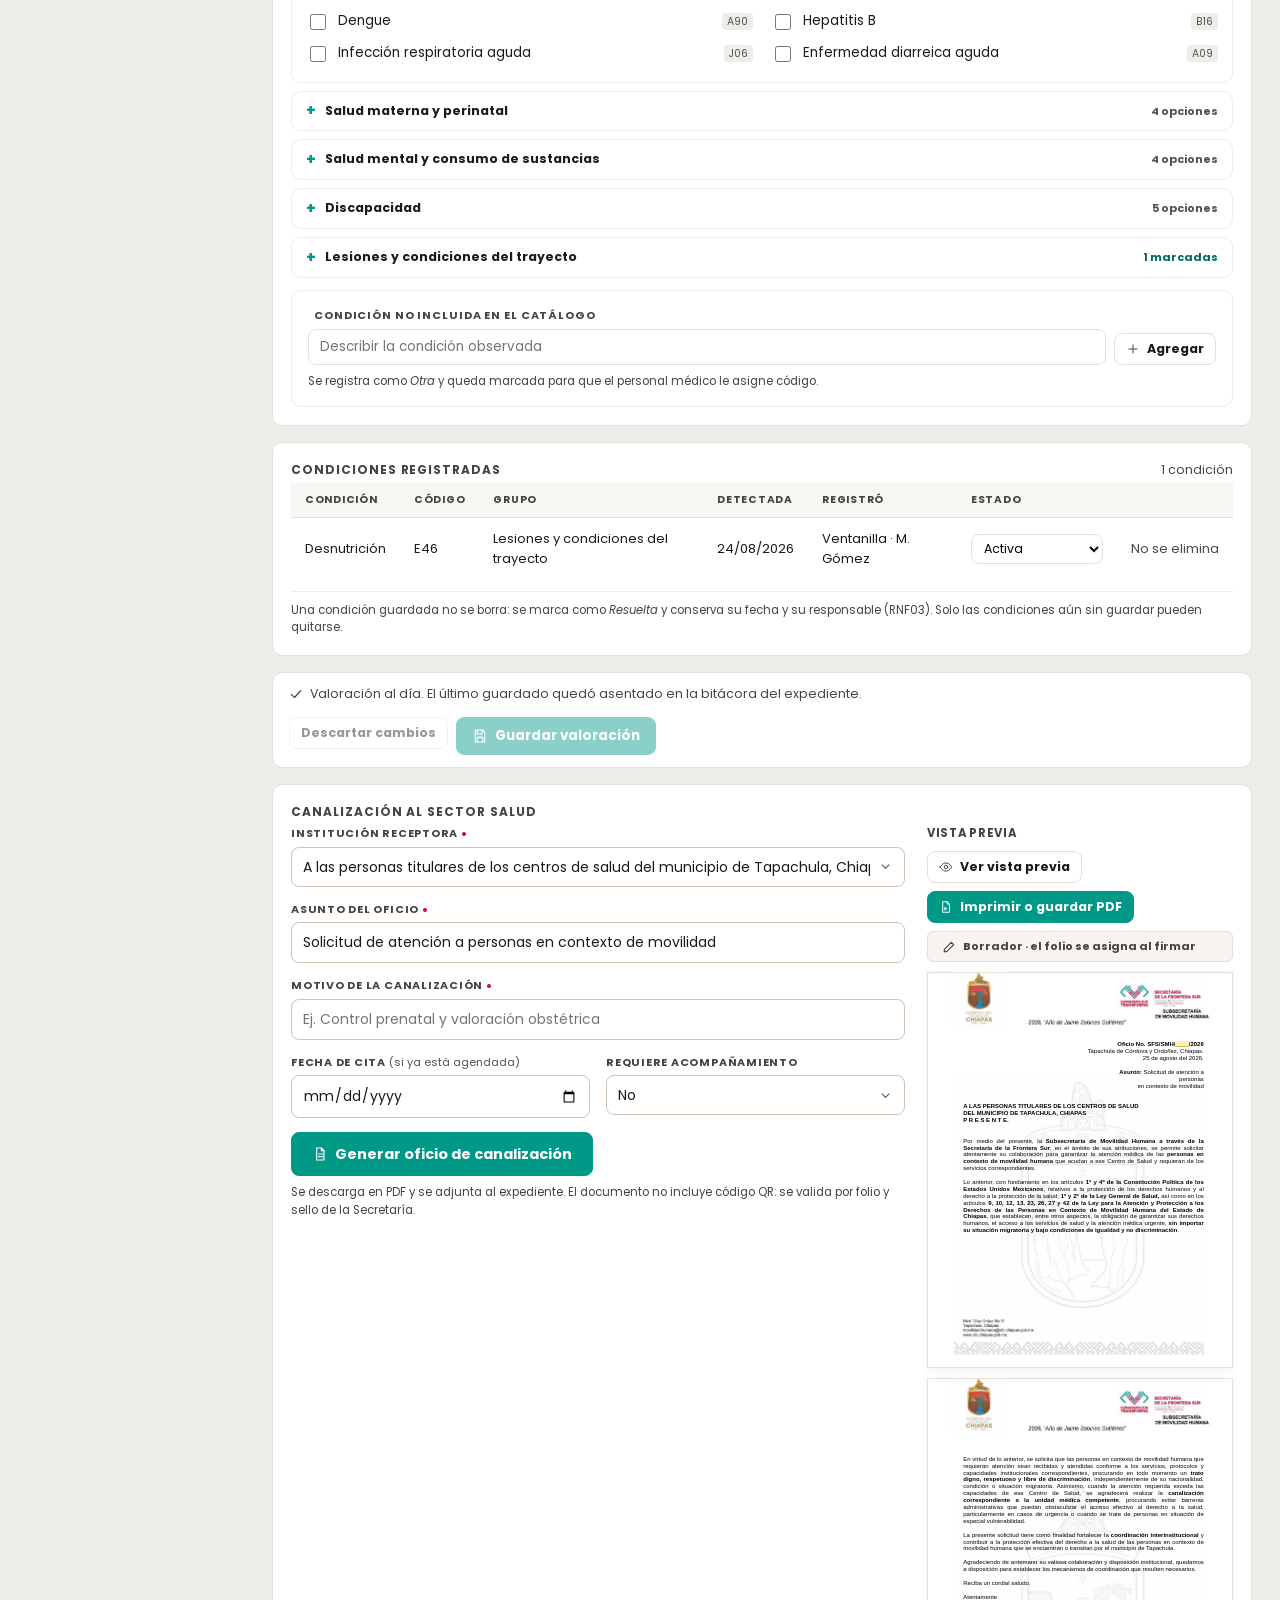
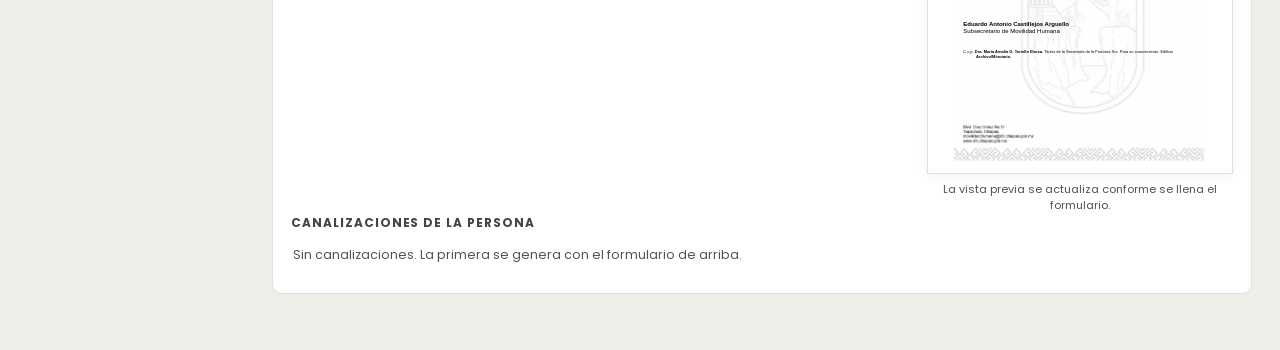
<file: Prototipo/salud.html>
<!DOCTYPE html>
<html lang="es-MX">
<head>
<meta charset="utf-8">
<meta name="viewport" content="width=device-width, initial-scale=1">
<title>Salud y Vulnerabilidad · SIAMH</title>
<link rel="icon" href="assets/img/simh-isotipo-96.png">
<link rel="preconnect" href="https://fonts.googleapis.com">
<link rel="preconnect" href="https://fonts.gstatic.com" crossorigin>
<link href="https://fonts.googleapis.com/css2?family=Montserrat:wght@600;700;800&family=Poppins:wght@300;400;500;600;700&display=swap" rel="stylesheet">
<link rel="stylesheet" href="assets/css/simh.css">
<style>
  .g-maestro{display:grid;grid-template-columns:300px 1fr;gap:16px;align-items:start}
  @media (max-width:1180px){ .g-maestro{grid-template-columns:1fr} }

  /* ---------- Lista de trabajo: lo que exige acción se lee sin color ---- */
  .pers-item{display:block;width:100%;text-align:left;background:none;border:0;
    border-bottom:1px solid var(--linea-suave);padding:11px 12px;cursor:pointer;
    font-family:var(--f-texto);position:relative}
  .pers-item:hover{background:var(--hueso-claro)}
  .pers-item.activo{background:var(--jade-050)}
  .pers-item.activo::before{content:"";position:absolute;left:0;top:8px;bottom:8px;width:3px;
    background:var(--jade);border-radius:0 3px 3px 0}
  .pers-item .p-nom{display:block;font-size:13.5px;font-weight:700;color:var(--tinta);line-height:1.3;margin:6px 0 2px}
  .pers-item .p-folio{display:block;font-size:11.5px;color:var(--gris-claro);font-variant-numeric:tabular-nums}
  .pers-item .p-motivo{display:block;font-size:11.5px;color:var(--gris);line-height:1.4;margin-top:3px}

  .chips-filtro{display:flex;gap:6px;flex-wrap:wrap;margin-top:10px}
  .chips-filtro .chip{cursor:pointer;border:0;font-family:var(--f-texto)}

  /* ---------- Nivel de atención: dos dimensiones, no un solo semáforo --- */
  .nivel{display:flex;align-items:center;gap:14px;flex-wrap:wrap;
    border:1px solid var(--linea-suave);border-radius:var(--radio);padding:11px 14px;
    background:var(--hueso-claro);margin-bottom:16px}
  .nivel .n-col{display:block}
  .nivel .n-lab{display:block;font-size:10.5px;letter-spacing:.07em;text-transform:uppercase;
    color:var(--gris-claro);font-weight:700;margin-bottom:2px}
  .nivel .n-val{display:block;font-size:15px;font-weight:700;line-height:1.2}
  .nivel .n-sep{display:block;width:1px;align-self:stretch;background:var(--linea);flex:none}
  .nivel .n-num{display:block;font-size:19px;font-weight:600;line-height:1.2}
  .n-inmediata{color:var(--critico)}
  .n-prioritaria{color:var(--rosa)}
  .n-estandar{color:var(--tinta)}

  /* ---------- Marcadores de vulnerabilidad ------------------------------ */
  .vuln-grid{display:grid;grid-template-columns:1fr 1fr;gap:0 22px}
  @media (max-width:1000px){ .vuln-grid{grid-template-columns:1fr} }
  .vuln-g{margin-bottom:16px}
  .vuln-g > h4{margin:0 0 8px;font-family:var(--f-texto);font-size:10.5px;letter-spacing:.07em;
    text-transform:uppercase;color:var(--gris-claro);font-weight:700}
  .vuln-item{display:flex;gap:9px;align-items:flex-start;padding:6px 0;cursor:pointer}
  .vuln-item input{width:17px;height:17px;accent-color:var(--jade);margin-top:1px;flex:none}
  .vuln-item .v-t{display:block;font-size:13.5px;line-height:1.35;color:var(--tinta)}
  .vuln-item .v-n{display:block;font-size:11.5px;color:var(--gris-claro);line-height:1.4;margin-top:1px}
  .vuln-item .v-ruta{display:block;font-size:11.5px;line-height:1.4;margin-top:3px;
    color:var(--gris);padding-left:9px;border-left:2px solid var(--linea)}
  .vuln-item.marcado .v-ruta{color:var(--jade-900);border-left-color:var(--jade)}
  .vuln-item.marcado.obliga .v-ruta{color:var(--guinda-900);border-left-color:var(--guinda);font-weight:700}
  .vuln-item .v-marca{display:inline-block;font-size:9.5px;letter-spacing:.06em;text-transform:uppercase;
    font-weight:700;color:var(--gris-claro);border:1px solid var(--linea);border-radius:999px;
    padding:1px 6px;margin-left:6px;vertical-align:1px}
  .vuln-item.obliga .v-marca{color:var(--guinda);border-color:rgba(174,25,45,.35)}

  /* ---------- Catálogo OMS ---------------------------------------------- */
  .cat-buscar{position:relative;margin-bottom:12px}
  .cat-buscar input{width:100%;height:38px;border:1px solid var(--linea);border-radius:var(--radio-s);
    padding:0 12px 0 38px;font-family:var(--f-texto);font-size:13.5px;background:var(--blanco)}
  .cat-buscar input:focus{outline:none;border-color:var(--jade);box-shadow:0 0 0 3px var(--jade-050)}
  .cat-buscar .lupa{position:absolute;left:12px;top:50%;transform:translateY(-50%);line-height:0;color:var(--gris-claro)}

  details.cat-g{border:1px solid var(--linea-suave);border-radius:var(--radio);margin-bottom:8px}
  details.cat-g > summary{cursor:pointer;padding:10px 14px;font-size:12.5px;font-weight:700;
    color:var(--tinta);list-style:none;display:flex;align-items:center;gap:9px}
  details.cat-g > summary::-webkit-details-marker{display:none}
  details.cat-g > summary::before{content:"+";font-size:15px;line-height:1;color:var(--jade);width:10px}
  details.cat-g[open] > summary::before{content:"−"}
  details.cat-g > summary .c-cuenta{margin-left:auto;font-size:11px;font-weight:700;color:var(--gris-claro)}
  details.cat-g > summary .c-cuenta.hay{color:var(--jade-900)}
  .cat-lista{padding:2px 14px 12px;display:grid;grid-template-columns:1fr 1fr;gap:0 18px}
  @media (max-width:1000px){ .cat-lista{grid-template-columns:1fr} }
  .cat-op{display:flex;gap:9px;align-items:center;padding:5px 0;cursor:pointer;font-size:13.5px}
  .cat-op input{width:16px;height:16px;accent-color:var(--jade);flex:none}
  .cat-op .c-cod{display:inline-block;font-size:10.5px;font-variant-numeric:tabular-nums;color:var(--gris-claro);
    background:var(--hueso);border-radius:4px;padding:1px 5px;margin-left:auto;flex:none}
  .cat-vacio{font-size:12.5px;color:var(--gris-claro);padding:10px 2px}

  .otra-cond{display:flex;gap:8px;align-items:flex-end;flex-wrap:wrap;margin-top:6px}
  .otra-cond input{flex:1;min-width:200px;height:36px;border:1px solid var(--linea);
    border-radius:var(--radio-s);padding:0 11px;font-family:var(--f-texto);font-size:13.5px}
  .otra-cond input:focus{outline:none;border-color:var(--jade);box-shadow:0 0 0 3px var(--jade-050)}

  .fila-nueva{background:var(--jade-020)}
  .sel-estado{height:30px;border:1px solid var(--linea);border-radius:var(--radio-s);
    font-family:var(--f-texto);font-size:12.5px;padding:0 8px;background:var(--blanco)}

  /* ---------- Barra de guardado ----------------------------------------- */
  .barra-guardar{display:flex;align-items:center;justify-content:space-between;gap:14px;flex-wrap:wrap;
    background:var(--blanco);border:1px solid var(--linea);border-radius:var(--radio);
    padding:12px 16px;margin-bottom:16px}
  .barra-guardar .b-est{font-size:12.5px;color:var(--gris);display:flex;align-items:center;gap:7px}
  .barra-guardar .b-est svg{width:14px;height:14px;flex:none;stroke-width:2}

  /* ---------- Canalización y vista previa del oficio -------------------- */
  .g-canaliza{display:grid;grid-template-columns:1fr 306px;gap:22px;align-items:start}
  @media (max-width:1100px){ .g-canaliza{grid-template-columns:1fr} }

  /* .oficio-hoja y .oficio-cap viven ahora en simh.css §22: la hoja
     membretada la comparten esta canalización y la emisión de oficios. */

  /* Acción dentro del texto de un aviso: debe fluir con la frase, no ser un
     bloque flex que la parta en dos líneas. */
  .enlace-inline{display:inline;background:none;border:0;padding:0;font:inherit;
    font-weight:700;color:var(--jade-900);cursor:pointer;text-decoration:underline}
</style>
</head>
<body>

<main class="contenido">
  <div class="migas"><a href="index.html">Inicio</a> › Salud y Vulnerabilidad</div>

  <div class="enc">
    <div class="enc-txt">
      <h1>Salud y Vulnerabilidad</h1>
      <div class="enc-sub">Valoración, catálogo OMS y canalización al sector salud</div>
    </div>
    <div class="enc-acc">
      <button class="btn btn-secundario btn-s" type="button" id="btnXls"></button>
      <a class="btn btn-secundario btn-s" href="expedientes.html" id="btnBuscar"></a>
    </div>
  </div>

  <div class="aviso aviso-rosa" id="avisoSensible"></div>

  <!-- ========================== Detalle a Pantalla Completa ============================== -->
  <div id="detalle" style="max-width:100%"></div>
</main>

<script src="assets/js/simh.js"></script>
<script>
(function () {
  "use strict";
  SIMH.chrome("salud");

  /* Modo sin datos de prueba (Administración › Datos de prueba). */
  if (SIMH.sinDatos()) {
    SIMH.vacioModulo({ ico:"salud", titulo:"La cartera de Salud está vacía",
      texto:"Aquí aparecen las personas registradas con marcadores de vulnerabilidad o condiciones de salud.",
      accion:'<a class="btn btn-primario btn-s" href="registro.html">' + SIMH.icono("registro") + 'Registrar persona</a>' });
    return;
  }
  var ico = SIMH.icono, esc = SIMH.esc;
  var $ = function (s) { return document.querySelector(s); };

  $("#btnXls").innerHTML    = ico("excel") + "Exportar valoraciones";
  $("#btnBuscar").innerHTML = ico("buscar") + "Buscar otro expediente";
  $("#avisoSensible").innerHTML = ico("candado") +
    "<span><strong>Información sensible</strong>Los datos de salud y vulnerabilidad solo son visibles para los " +
    "perfiles autorizados de esta dirección y en los reportes agregados se usan siempre de forma anonimizada " +
    "(RNF01). Ninguna condición se elimina: se marca como resuelta y conserva su historial (RNF03).</span>";

  /* ======================================================================
     1. Catálogo de marcadores de vulnerabilidad
     Marcar una casilla aquí no es informativo: activa una ruta con plazo.
     Por eso cada marcador declara su consecuencia junto a la casilla.
     ================================================================== */
  var VULN = [
    { g: "Edad y desarrollo", items: [
      { id:"nna",     t:"Niña, niño o adolescente (NNA)", n:"Persona menor de 18 años" },
      { id:"nnasep",  t:"NNA separado o no acompañado", obliga:true,
        ruta:"Oficio a la Procuraduría Regional de Protección dentro de 24 h (RF06). Se emite desde el expediente familiar.",
        link:{ href:"familiar.html?g=1", txt:"Ir al expediente familiar" } },
      { id:"mayor",   t:"Persona adulta mayor", n:"60 años o más" }
    ]},
    { g: "Salud y maternidad", items: [
      { id:"emb",     t:"Embarazo o periodo de lactancia",
        ruta:"Canalización a control prenatal en la primera cita disponible.",
        canaliza:{ inst:"IMSS-Bienestar", motivo:"Control prenatal y valoración obstétrica" } },
      { id:"disc",    t:"Persona con discapacidad", n:"Motriz, visual, auditiva, intelectual o psicosocial",
        ruta:"Requiere ajustes razonables en ventanilla y en el traslado." },
      { id:"cronica", t:"Enfermedad crónica o grave sin tratamiento",
        ruta:"Canalización a primer nivel de atención para continuidad del tratamiento.",
        canaliza:{ inst:"Centro de Salud Municipal", motivo:"Continuidad de tratamiento de enfermedad crónica" } }
    ]},
    { g: "Violencia y delito", items: [
      { id:"victima", t:"Víctima o testigo de delito", obliga:true,
        ruta:"Aviso a la Fiscalía y a la Comisión Ejecutiva de Atención a Víctimas dentro de 24 h.",
        canaliza:{ inst:"Jurisdicción Sanitaria VII · atención a víctimas", motivo:"Valoración médica y psicológica por hecho victimizante" } },
      { id:"trata",   t:"Indicios de trata de personas", obliga:true,
        ruta:"Activa el protocolo especial: resguardo inmediato y notificación a la unidad especializada.",
        canaliza:{ inst:"Jurisdicción Sanitaria VII · atención a víctimas", motivo:"Protocolo de atención a posible víctima de trata" } },
      { id:"violen",  t:"Violencia familiar o de género",
        ruta:"Canalización a refugio y acompañamiento jurídico.",
        canaliza:{ inst:"Jurisdicción Sanitaria VII · atención a víctimas", motivo:"Valoración por violencia familiar o de género" } }
    ]},
    { g: "Situación social", items: [
      { id:"asilo",   t:"Solicitante de asilo o refugio", n:"Trámite ante COMAR en curso" },
      { id:"indig",   t:"Persona indígena o afromexicana",
        ruta:"Requiere intérprete en su lengua para la valoración." },
      { id:"lgbt",    t:"Población LGBTTTIQ+" },
      { id:"calle",   t:"Sin red de apoyo o en situación de calle",
        ruta:"Valorar alojamiento temporal antes de la canalización." }
    ]}
  ];

  var VULN_IDX = {};
  VULN.forEach(function (g) { g.items.forEach(function (v) { VULN_IDX[v.id] = v; }); });

  /* ======================================================================
     2. Catálogo de condiciones de salud (OMS / CIE-10)
     Se agrupa y se pliega: 30 casillas abiertas a la vez son ilegibles,
     pero el buscador recorre los seis grupos y abre los que coinciden.
     ================================================================== */
  var CATALOGO = [
    { g:"Enfermedades crónicas no transmisibles", abierto:true, items:[
      ["E11","Diabetes mellitus tipo 2"], ["I10","Hipertensión arterial"],
      ["C80","Cáncer, sitio no especificado"], ["N18","Enfermedad renal crónica"],
      ["J45","Asma"], ["E78","Dislipidemia"] ]},
    { g:"Enfermedades infecciosas", abierto:true, items:[
      ["B24","VIH / sida"], ["A15","Tuberculosis pulmonar"], ["A90","Dengue"],
      ["B16","Hepatitis B"], ["J06","Infección respiratoria aguda"],
      ["A09","Enfermedad diarreica aguda"] ]},
    { g:"Salud materna y perinatal", items:[
      ["Z34","Embarazo de bajo riesgo"], ["O09","Embarazo de alto riesgo"],
      ["Z39","Puerperio"], ["Z39.1","Lactancia materna"] ]},
    { g:"Salud mental y consumo de sustancias", items:[
      ["F32","Episodio depresivo"], ["F41","Trastorno de ansiedad"],
      ["F43.1","Estrés postraumático"], ["F19","Consumo de sustancias"] ]},
    { g:"Discapacidad", items:[
      ["Z73.6","Discapacidad motriz"], ["H54","Discapacidad visual"],
      ["H91","Discapacidad auditiva"], ["F79","Discapacidad intelectual"],
      ["F99","Discapacidad psicosocial"] ]},
    { g:"Lesiones y condiciones del trayecto", items:[
      ["E46","Desnutrición"], ["E86","Deshidratación"],
      ["L98","Lesiones en pies por trayecto"], ["T14","Herida o traumatismo"] ]}
  ];

  var INSTITUCIONES = [
    "A las personas titulares de los centros de salud del municipio de Tapachula, Chiapas",
    "IMSS-Bienestar",
    "Hospital General de Tapachula",
    "Hospital Regional de Alta Especialidad Ciudad Salud",
    "Centro de Salud Municipal",
    "Jurisdicción Sanitaria VII · atención a víctimas",
    "Otra institución"
  ];

  /* Asunto de la plantilla «Oficio a Centro de Salud», precargado y editable. */
  var ASUNTO_SALUD = "Solicitud de atención a personas en contexto de movilidad";

  var ESTADOS_COND =["Activa", "En tratamiento", "Controlada", "Resuelta"];

  /* ======================================================================
     3. Cartera de trabajo del módulo
     Ordenada por urgencia, no por fecha: primero lo que tiene plazo legal,
     después la cita vencida, después lo pendiente y al final el seguimiento.
     ================================================================== */
  var URG = {
    inm:      { txt:"Atención inmediata", chip:"chip-guinda", ico:"alerta" },
    vencida:  { txt:"Cita vencida",       chip:"chip-rosa",   ico:"reloj"  },
    pend:     { txt:"Pendiente de valoración", chip:"chip-neutro", ico:"reloj" },
    seg:      { txt:"En seguimiento",     chip:"chip-jade",   ico:"check"  },
    fin:      { txt:"Valoración concluida", chip:"chip-neutro", ico:"check" }
  };

  var P = [
    { f:"SIAMH-2026-TAP-0410", n:"Keiner Alexander Rojas Mora", ini:"KR", ed:16, pais:"Venezuela",
      mun:"Tapachula", curp:"ROMK100722HNEXXX03", grupo:"SIAMH-FAM-2026-0338", grupoHref:"familiar.html?g=1",
      urg:"inm", motivo:"NNA separado detectado en ventanilla · 2 días sin valorar",
      resp:"Sin asignar", ultima:"Sin valoración clínica",
      vuln:["nna","nnasep","calle"],
      cond:[ {cod:"E46", t:"Desnutrición", grupo:"Lesiones y condiciones del trayecto",
              est:"Activa", fecha:"24/08/2026", por:"Ventanilla · M. Gómez"} ],
      can:[] },

    { f:"SIAMH-2026-SUC-0177", n:"Marta Lucía Xicoténcatl Pérez", ini:"MX", ed:41, pais:"Guatemala",
      mun:"Suchiate", curp:"XIPM850214MNEXXX07", grupo:"SIAMH-FAM-2026-0332", grupoHref:"familiar.html?g=2",
      urg:"vencida", motivo:"No acudió a la cita del 20/08 · requiere reprogramación",
      resp:"Luis A. Ramírez", ultima:"12/08/2026",
      vuln:["cronica","indig"],
      cond:[ {cod:"E11", t:"Diabetes mellitus tipo 2", grupo:"Enfermedades crónicas no transmisibles",
              est:"En tratamiento", fecha:"12/08/2026", por:"Salud · L. Ramírez"},
             {cod:"I10", t:"Hipertensión arterial", grupo:"Enfermedades crónicas no transmisibles",
              est:"Controlada", fecha:"12/08/2026", por:"Salud · L. Ramírez"} ],
      can:[ {fecha:"12/08/2026", inst:"Centro de Salud Municipal", motivo:"Control metabólico y surtido de metformina",
             of:"SFS/SMH/0874/2026", cita:"20/08/2026", est:"No acudió"} ] },

    { f:"SIAMH-2026-TAP-0409", n:"Óscar Danilo Hernández Reyes", ini:"OH", ed:35, pais:"El Salvador",
      mun:"Tapachula", curp:"HERO910930HNEXXX01", grupo:"—", grupoHref:"",
      urg:"inm", motivo:"Víctima de delito en tránsito · marcado en ventanilla ayer",
      resp:"Sin asignar", ultima:"Sin valoración clínica",
      vuln:["victima"],
      cond:[], can:[] },

    { f:"SIAMH-2026-MOT-0061", n:"Rosalinda Gómez Vázquez", ini:"RG", ed:63, pais:"Guatemala",
      mun:"Motozintla", curp:"GOVR630405MNEXXX09", grupo:"SIAMH-FAM-2026-0327", grupoHref:"familiar.html?g=3",
      urg:"pend", motivo:"Adulta mayor · sin valoración desde el registro del 12/08",
      resp:"Sin asignar", ultima:"Sin valoración clínica",
      vuln:["mayor"],
      cond:[], can:[] },

    { f:"SIAMH-2026-TAP-0411", n:"Jean-Baptiste Pierre Louis", ini:"JP", ed:27, pais:"Haití",
      mun:"Tapachula", curp:"PILJ990118HNEXXX05", grupo:"—", grupoHref:"",
      urg:"pend", motivo:"Lesiones en pies por el trayecto · requiere intérprete de creole",
      resp:"Sin asignar", ultima:"Sin valoración clínica",
      vuln:["indig"],
      cond:[], can:[] },

    { f:"SIAMH-2026-TAP-0412", n:"Yolanda Esperanza Martínez Cruz", ini:"YM", ed:32, pais:"Honduras",
      mun:"Tapachula", curp:"MACY940318MNEXXX01", grupo:"SIAMH-FAM-2026-0341", grupoHref:"familiar.html?g=0",
      urg:"seg", motivo:"Embarazo de 22 semanas e hipertensión · próxima cita 12/09",
      resp:"Luis A. Ramírez", ultima:"18/08/2026",
      vuln:["emb","asilo"],
      cond:[ {cod:"Z34", t:"Embarazo de bajo riesgo", grupo:"Salud materna y perinatal",
              est:"En tratamiento", fecha:"18/08/2026", por:"Salud · L. Ramírez"},
             {cod:"I10", t:"Hipertensión arterial", grupo:"Enfermedades crónicas no transmisibles",
              est:"Controlada", fecha:"18/08/2026", por:"Salud · L. Ramírez"} ],
      can:[ {fecha:"18/08/2026", inst:"IMSS-Bienestar", motivo:"Control prenatal",
             of:"SFS/SMH/0912/2026", cita:"12/09/2026", est:"Atendida"},
            {fecha:"24/08/2026", inst:"Hospital General de Tapachula", motivo:"Valoración por hipertensión",
             of:"SFS/SMH/0947/2026", cita:"03/09/2026", est:"Cita programada"} ] },

    { f:"SIAMH-2026-FCO-0094", n:"Yamilé Rodríguez Betancourt", ini:"YR", ed:29, pais:"Cuba",
      mun:"F. Comalapa", curp:"ROBY970712MNEXXX04", grupo:"—", grupoHref:"",
      urg:"seg", motivo:"Trastorno de ansiedad en tratamiento · cita de control 05/09",
      resp:"Luis A. Ramírez", ultima:"20/08/2026",
      vuln:["violen"],
      cond:[ {cod:"F41", t:"Trastorno de ansiedad", grupo:"Salud mental y consumo de sustancias",
              est:"En tratamiento", fecha:"20/08/2026", por:"Salud · L. Ramírez"} ],
      can:[ {fecha:"20/08/2026", inst:"Jurisdicción Sanitaria VII · atención a víctimas",
             motivo:"Atención psicológica por violencia de género", of:"SFS/SMH/0931/2026",
             cita:"05/09/2026", est:"Cita programada"} ] },

    { f:"SIAMH-2026-TAP-0408", n:"Wilmer Josué Aguilar Paz", ini:"WA", ed:9, pais:"Honduras",
      mun:"Tapachula", curp:"AUPW170203HNEXXX06", grupo:"SIAMH-FAM-2026-0341", grupoHref:"familiar.html?g=0",
      urg:"fin", motivo:"NNA acompañado · valoración sin hallazgos el 22/08",
      resp:"Luis A. Ramírez", ultima:"22/08/2026",
      vuln:["nna"],
      cond:[], can:[] }
  ];

  var FILTROS = [
    { id:"accion", txt:"Requieren acción", test:function (p) { return p.urg === "inm" || p.urg === "vencida"; } },
    { id:"pend",   txt:"Sin valorar",      test:function (p) { return p.urg === "pend" || p.urg === "inm"; } },
    { id:"seg",    txt:"En seguimiento",   test:function (p) { return p.urg === "seg"; } },
    { id:"todas",  txt:"Todas",            test:function () { return true; } }
  ];

  var sel = 0, filtro = "todas", busca = "";

  /* ------------------------------------------------------- Utilidades --- */
  function hoy() {
    var d = new Date(2026, 7, 25);            /* fecha fija del prototipo */
    return ("0" + d.getDate()).slice(-2) + "/" + ("0" + (d.getMonth() + 1)).slice(-2) + "/" + d.getFullYear();
  }
  /* La serie de oficios es una sola (SIMH.folioOficio), con el formato
     de «Recursos y plantillas»: SFS/SMH/####/2026. */
  function nuevoFolio() { return SIMH.folioOficio(); }
  function chipUrg(p) {
    var u = URG[p.urg];
    return '<span class="chip ' + u.chip + '">' + ico(u.ico) + esc(u.txt) + "</span>";
  }
  /* Nivel de atención: lo decide el marcador con plazo legal, no el conteo. */
  function nivel(p) {
    var obliga = p.vuln.filter(function (id) { return VULN_IDX[id] && VULN_IDX[id].obliga; });
    if (obliga.length) return { k:"inmediata", txt:"Atención inmediata (24 h)", cls:"n-inmediata" };
    if (p.vuln.length) return { k:"prioritaria", txt:"Atención prioritaria", cls:"n-prioritaria" };
    return { k:"estandar", txt:"Atención estándar", cls:"n-estandar" };
  }
  function rutasObligadas(p) {
    return p.vuln.map(function (id) { return VULN_IDX[id]; })
      .filter(function (v) { return v && v.ruta; });
  }

  /* ====================================================== Lista ========= */
  function visibles() {
    var ft = FILTROS.filter(function (f) { return f.id === filtro; })[0];
    var q = busca.trim().toLowerCase();
    return P.filter(function (p) {
      if (!ft.test(p)) return false;
      if (!q) return true;
      return (p.n + " " + p.f + " " + p.curp).toLowerCase().indexOf(q) >= 0;
    });
  }

  function pintarChips() {
    $("#chipsFiltro").innerHTML = FILTROS.map(function (f) {
      var c = P.filter(f.test).length;
      return '<button class="chip ' + (f.id === filtro ? "chip-jade" : "chip-neutro") +
        '" type="button" data-f="' + f.id + '" aria-pressed="' + (f.id === filtro) + '">' +
        esc(f.txt) + " " + c + "</button>";
    }).join("");
  }

  function pintarLista() {}
  function pintarChips() {}

  /* ====================================================== Detalle ======= */
  function pintarDetalle() {
    var p = P[sel];
    var nv = nivel(p);
    var rutas = rutasObligadas(p);
    var nuevas = p.cond.filter(function (c) { return c.nuevo; }).length;
    var sucio = !!p.sucio;

    var h = "";

    /* ---------------- Banner de Caso Activo --------------------------- */
    h += '<div class="banner-caso-activo">' +
      '<div class="bca-superior">' +
        '<div class="bca-persona">' +
          SIMH.fotoPersona(p.f, p.n, "bca-foto", p.ini) +
          '<div class="bca-datos">' +
            '<div style="display:flex;align-items:center;gap:10px;flex-wrap:wrap">' +
              '<span class="bca-nombre">' + esc(p.n) + '</span>' +
              '<span class="folio-tag">Folio ' + esc(p.f) + '</span>' +
              chipUrg(p) +
            '</div>' +
            '<div class="bca-meta">' +
              '<span>CURP: <b>' + esc(p.curp) + '</b></span>' +
              '<span>·</span>' +
              '<span><b>' + p.ed + ' años</b> · ' + esc(p.pais) + '</span>' +
              '<span>·</span>' +
              '<span>Municipio: <b>' + esc(p.mun) + '</b></span>' +
              '<span>·</span>' +
              '<span>Última valoración: <b>' + esc(p.ultima) + '</b></span>' +
              '<span>·</span>' +
              '<span>Responsable: <b>' + esc(p.resp) + '</b></span>' +
            '</div>' +
          '</div>' +
        '</div>' +
        '<div class="flex gap-8">' +
          '<a class="btn btn-secundario btn-s" href="expediente-detalle.html">' + ico("expedientes") + 'Abrir expediente</a>' +
          '<a class="btn btn-secundario btn-s" href="expediente-detalle.html?tab=bitacora">' + ico("doc") + 'Ver bitácora</a>' +
        '</div>' +
      '</div>' +
      '<div class="bca-controles">' +
        '<div class="bca-nav">' +
          '<button type="button" class="bca-nav-btn" id="btnCasoAnt"' + (sel === 0 ? ' disabled' : '') + '>' +
            ico("izq") + 'Anterior' +
          '</button>' +
          '<span class="bca-nav-pos">Persona ' + (sel + 1) + ' de ' + P.length + ' en fila</span>' +
          '<button type="button" class="bca-nav-btn" id="btnCasoSig"' + (sel === P.length - 1 ? ' disabled' : '') + '>' +
            'Siguiente ' + ico("der") +
          '</button>' +
        '</div>' +
        '<button type="button" class="btn-cambiar-caso" id="btnAbrirSelector">' +
          '<svg viewBox="0 0 24 24"><path d="M21 21l-6-6m2-5a7 7 0 11-14 0 7 7 0 0114 0z"/></svg>' +
          'Cambiar persona / Buscar <kbd>Ctrl+K</kbd>' +
        '</button>' +
      '</div>' +
    '</div>';

    /* ---------------- Rutas con plazo, antes que nada ---------------- */
    if (rutas.length) {
      var obliga  = rutas.filter(function (v) { return v.obliga; });
      var derivadas = rutas.filter(function (v) { return !v.obliga; });
      /* La ruta con plazo legal y la ruta recomendada no son lo mismo: se
         listan por separado para que el conteo del encabezado sea el real. */
      var linea = function (v) {
        return '<span style="display:block;margin-top:5px">· <b>' + esc(v.t) + "</b> — " + esc(v.ruta) +
          (v.link ? ' <a href="' + v.link.href + '">' + esc(v.link.txt) + "</a>"
                  : (v.canaliza ? ' <button class="enlace-inline" type="button" data-pre="' + v.id +
                      '">Preparar canalización</button>' : "")) + "</span>";
      };
      h += '<div class="aviso ' + (obliga.length ? "aviso-guinda" : "aviso-jade") + '">' +
        ico(obliga.length ? "alerta" : "info") + "<span><strong>" +
        (obliga.length
          ? "Esta valoración activa " + obliga.length +
            (obliga.length === 1 ? " ruta obligatoria con plazo" : " rutas obligatorias con plazo")
          : "Rutas de atención derivadas de la valoración") + "</strong>" +
        (obliga.length ? obliga.map(linea).join("") : derivadas.map(linea).join("")) +
        (obliga.length && derivadas.length
          ? '<span style="display:block;margin-top:9px;padding-top:7px;border-top:1px solid rgba(174,25,45,.2)">' +
            "<b>Además, sin plazo legal:</b></span>" + derivadas.map(linea).join("")
          : "") +
        "</span></div>";
    }

    /* ---------------- Marcadores de vulnerabilidad ------------------- */
    h += '<article class="tarjeta" style="margin-bottom:16px">' +
      '<div class="grafica-enc"><h3>Valoración de vulnerabilidad</h3>' +
        '<span class="txt-min">' + p.vuln.length + " de " +
        Object.keys(VULN_IDX).length + " marcadores</span></div>" +
      '<div class="grafica-sub">Los marcadores que la ventanilla capturó en el alta llegan preseleccionados. ' +
        "Cada uno declara la ruta que activa y su plazo.</div>" +
      '<div class="nivel">' +
        '<div class="n-col"><span class="n-lab">Nivel de atención</span>' +
        '<span class="n-val ' + nv.cls + '">' + esc(nv.txt) + "</span></div>" +
        '<span class="n-sep"></span>' +
        '<div class="n-col"><span class="n-lab">Marcadores</span><span class="n-num">' + p.vuln.length + "</span></div>" +
        '<span class="n-sep"></span>' +
        '<div class="n-col"><span class="n-lab">Condiciones de salud</span><span class="n-num">' + p.cond.length + "</span></div>" +
        '<span class="n-sep"></span>' +
        '<div class="n-col"><span class="n-lab">Canalizaciones</span><span class="n-num">' + p.can.length + "</span></div>" +
      "</div>" +
      '<div class="vuln-grid">' + VULN.map(function (g) {
        return '<div class="vuln-g"><h4>' + esc(g.g) + "</h4>" + g.items.map(function (v) {
          var on = p.vuln.indexOf(v.id) >= 0;
          return '<label class="vuln-item' + (on ? " marcado" : "") + (v.obliga ? " obliga" : "") + '">' +
            '<input type="checkbox" data-v="' + v.id + '"' + (on ? " checked" : "") + ">" +
            "<span>" +
              '<span class="v-t">' + esc(v.t) +
                (v.obliga ? '<span class="v-marca">Plazo 24 h</span>' : "") + "</span>" +
              (v.n ? '<span class="v-n">' + esc(v.n) + "</span>" : "") +
              (v.ruta && on ? '<span class="v-ruta">' + esc(v.ruta) + "</span>" : "") +
            "</span></label>";
        }).join("") + "</div>";
      }).join("") + "</div>" +
    "</article>";

    /* ---------------- Catálogo OMS ----------------------------------- */
    h += '<article class="tarjeta" style="margin-bottom:16px">' +
      '<div class="grafica-enc"><h3>Condiciones de salud · catálogo OMS (CIE-10)</h3></div>' +
      '<div class="grafica-sub">Al marcar una condición se agrega al registro de la persona con la fecha de hoy ' +
        "y estado <em>Activa</em>; el estado se corrige en la tabla de abajo.</div>" +
      '<div class="cat-buscar"><span class="lupa">' + ico("buscar") + "</span>" +
        '<input type="text" id="buscaCat" placeholder="Buscar condición o código CIE-10 en los seis grupos" ' +
        'aria-label="Buscar en el catálogo de condiciones"></div>' +
      '<div id="catGrupos"></div>' +
      '<div class="fieldset" style="margin:12px 0 0"><legend>Condición no incluida en el catálogo</legend>' +
        '<div class="otra-cond">' +
          '<input type="text" id="otraCond" placeholder="Describir la condición observada" ' +
            'aria-label="Otra condición de salud">' +
          '<button class="btn btn-secundario btn-s" type="button" id="btnOtra">' + ico("mas") + "Agregar</button>" +
        "</div>" +
        '<div class="ayuda" style="font-size:11.5px;color:var(--gris);margin-top:8px">' +
          "Se registra como <em>Otra</em> y queda marcada para que el personal médico le asigne código.</div>" +
      "</div>" +
    "</article>";

    /* ---------------- Condiciones registradas ------------------------ */
    h += '<article class="tarjeta" style="margin-bottom:16px">' +
      '<div class="grafica-enc"><h3>Condiciones registradas</h3>' +
        '<span class="txt-min">' + p.cond.length + (p.cond.length === 1 ? " condición" : " condiciones") + "</span></div>" +
      (p.cond.length
        ? '<table class="tabla" style="font-size:13px"><thead><tr>' +
            "<th>Condición</th><th>Código</th><th>Grupo</th><th>Detectada</th><th>Registró</th>" +
            "<th>Estado</th><th></th></tr></thead><tbody>" +
          p.cond.map(function (c, i) {
            return '<tr' + (c.nuevo ? ' class="fila-nueva"' : "") + "><td>" + esc(c.t) +
              (c.nuevo ? ' <span class="chip chip-jade" style="margin-left:4px">Sin guardar</span>' : "") + "</td>" +
              '<td class="mono">' + esc(c.cod) + "</td>" +
              "<td>" + esc(c.grupo) + "</td>" +
              '<td class="mono">' + esc(c.fecha) + "</td>" +
              "<td>" + esc(c.por) + "</td>" +
              '<td><select class="sel-estado" data-est="' + i + '" aria-label="Estado de ' + esc(c.t) + '">' +
                ESTADOS_COND.map(function (e) {
                  return '<option' + (e === c.est ? " selected" : "") + ">" + e + "</option>";
                }).join("") + "</select></td>" +
              '<td class="num">' + (c.nuevo
                ? '<button class="btn-texto btn" type="button" data-quita="' + i + '">Quitar</button>'
                : '<span class="txt-min" style="white-space:nowrap">No se elimina</span>') + "</td></tr>";
          }).join("") + "</tbody></table>"
        : '<div class="cat-vacio">Sin condiciones registradas. Marque las que correspondan en el catálogo de arriba.</div>') +
      '<div class="tarjeta-pie">Una condición guardada no se borra: se marca como <em>Resuelta</em> y conserva su ' +
        "fecha y su responsable (RNF03). Solo las condiciones aún sin guardar pueden quitarse.</div>" +
    "</article>";

    /* ---------------- Barra de guardado ------------------------------ */
    /* La barra dice la verdad: sin cambios pendientes no ofrece guardar. */
    h += '<div class="barra-guardar">' +
      '<span class="b-est">' + ico(sucio ? "alerta" : "check") +
        (sucio
          ? "<span>" + (nuevas
              ? nuevas + (nuevas === 1 ? " condición nueva" : " condiciones nuevas") + " y cambios en los marcadores"
              : "Cambios en los marcadores de vulnerabilidad") + " sin guardar.</span>"
          : "<span>Valoración al día. El último guardado quedó asentado en la bitácora del expediente.</span>") +
      "</span>" +
      '<span class="flex gap-8">' +
        '<button class="btn btn-secundario btn-s' + (sucio ? "" : " desactivado") +
          '" type="button" id="btnDescartar"' + (sucio ? "" : " disabled") + ">Descartar cambios</button>" +
        '<button class="btn btn-primario' + (sucio ? "" : " desactivado") +
          '" type="button" id="btnGuardar"' + (sucio ? "" : " disabled") + ">" +
          ico("guardar") + "Guardar valoración</button>" +
      "</span></div>";

    /* ---------------- Canalización ----------------------------------- */
    h += '<article class="tarjeta">' +
      '<div class="grafica-enc"><h3>Canalización al sector salud</h3></div>' +
      '<div class="g-canaliza"><div>' +
        '<div class="campo"><label for="cInst">Institución receptora <span class="req">•</span></label>' +
          '<select id="cInst">' + INSTITUCIONES.map(function (x) {
            return "<option>" + esc(x) + "</option>";
          }).join("") + "</select></div>" +
        '<div class="campo"><label for="cAsunto">Asunto del oficio <span class="req">•</span></label>' +
          '<input type="text" id="cAsunto" value="' + esc(ASUNTO_SALUD) + '"></div>' +
        '<div class="campo"><label for="cMotivo">Motivo de la canalización <span class="req">•</span></label>' +
          '<input type="text" id="cMotivo" placeholder="Ej. Control prenatal y valoración obstétrica"></div>' +
        '<div class="fila">' +
          '<div class="campo"><label for="cCita">Fecha de cita <span class="opc">(si ya está agendada)</span></label>' +
            '<input type="date" id="cCita"></div>' +
          '<div class="campo"><label for="cAcomp">Requiere acompañamiento</label>' +
            '<select id="cAcomp"><option>No</option><option>Sí, traslado</option>' +
            "<option>Sí, intérprete</option><option>Sí, traslado e intérprete</option></select></div>" +
        "</div>" +
        '<div class="campo error" id="cErr" style="display:none"><span class="msg-error" style="display:block">' +
          "Indique el motivo de la canalización antes de generar el oficio.</span></div>" +
        '<button class="btn btn-primario btn-grande" type="button" id="btnOficio">' +
          ico("oficios") + "Generar oficio de canalización</button>" +
        '<div class="ayuda" style="font-size:11.5px;color:var(--gris);margin-top:8px">' +
          "Se descarga en PDF y se adjunta al expediente. El documento no incluye código QR: se valida por folio " +
          "y sello de la Secretaría.</div>" +
      "</div>" +
      '<div>' +
        SIMH.barraDoc("Oficio de canalización · " + p.n) +
        '<div class="oficio-hoja" id="hojaOficio"></div>' +
        '<div class="oficio-cap">La vista previa se actualiza conforme se llena el formulario.</div>' +
      "</div></div>" +

      '<div class="grafica-enc mt-20"><h3>Canalizaciones de la persona</h3></div>' +
      (p.can.length
        ? '<table class="tabla" style="font-size:13px"><thead><tr>' +
            "<th>Fecha</th><th>Institución</th><th>Motivo</th><th>Oficio</th><th>Cita</th><th>Estado</th>" +
            "</tr></thead><tbody>" +
          p.can.slice().reverse().map(function (c) {
            var chip = c.est === "No acudió" ? "chip-rosa"
                     : c.est === "Atendida" ? "chip-jade"
                     : "chip-neutro";
            return '<tr><td class="mono">' + esc(c.fecha) + "</td><td>" + esc(c.inst) + "</td>" +
              "<td>" + esc(c.motivo) + '</td><td class="mono">' + esc(c.of) + "</td>" +
              '<td class="mono">' + esc(c.cita || "Por agendar") + "</td>" +
              '<td><span class="chip ' + chip + '">' + esc(c.est) + "</span></td></tr>";
          }).join("") + "</tbody></table>"
        : '<div class="cat-vacio">Sin canalizaciones. La primera se genera con el formulario de arriba.</div>') +
    "</article>";

    $("#detalle").innerHTML = h;
    pintarCatalogo("");
    pintarOficio();
    enlazarDetalle();
  }

  /* --------------------------------------------- Catálogo plegable ----- */
  function pintarCatalogo(q) {
    var p = P[sel];
    q = (q || "").trim().toLowerCase();
    var puestas = {};
    p.cond.forEach(function (c) { puestas[c.cod] = true; });

    var html = CATALOGO.map(function (g) {
      var items = g.items.filter(function (it) {
        return !q || (it[1] + " " + it[0] + " " + g.g).toLowerCase().indexOf(q) >= 0;
      });
      if (!items.length) return "";
      var marcadas = items.filter(function (it) { return puestas[it[0]]; }).length;
      var abierto = q ? true : !!g.abierto;
      return '<details class="cat-g"' + (abierto ? " open" : "") + "><summary>" + esc(g.g) +
        '<span class="c-cuenta' + (marcadas ? " hay" : "") + '">' +
          (marcadas ? marcadas + " marcadas" : items.length + " opciones") + "</span></summary>" +
        '<div class="cat-lista">' + items.map(function (it) {
          var on = !!puestas[it[0]];
          return '<label class="cat-op"><input type="checkbox" data-c="' + esc(it[0]) +
            '" data-g="' + esc(g.g) + '" data-t="' + esc(it[1]) + '"' + (on ? " checked" : "") + ">" +
            "<span>" + esc(it[1]) + '</span><span class="c-cod">' + esc(it[0]) + "</span></label>";
        }).join("") + "</div></details>";
    }).join("");

    document.getElementById("catGrupos").innerHTML =
      html || '<div class="cat-vacio">Ninguna condición del catálogo coincide con la búsqueda. ' +
              "Puede registrarla en <em>Condición no incluida en el catálogo</em>.</div>";
  }

  /* ------------------------------------------- Vista previa del oficio - */
  function pintarOficio() {
    var p = P[sel];
    var inst = document.getElementById("cInst").value;
    var mot  = document.getElementById("cMotivo").value.trim();
    var cita = document.getElementById("cCita").value;
    var acomp = document.getElementById("cAcomp").value;
    var citaTxt = cita ? cita.split("-").reverse().join("/") : "por agendar";

    /* 22/09/2026: formato «Oficio a Centro de Salud» de Recursos y
       plantillas, con su texto literal sobre el membrete oficial. El
       destinatario es el del formato cuando se canaliza a un centro de
       salud; si es otra institución, se dirige a su titular. */
    var titularesTap = /^A las personas titulares/.test(inst);
    var tp = SIMH.plantillaSFS("salud", { mun: titularesTap ? "Tapachula" : (p.mun || "Tapachula") });
    var dest = /centros? de salud/i.test(inst) ? tp.dest : "Titular de " + esc(inst);
    var asu = document.getElementById("cAsunto").value.trim();
    /* Sin editar, conserva el salto de línea de la plantilla. */
    var asunto = asu === ASUNTO_SALUD ? tp.asunto : (asu ? esc(asu) : "____________________");
    var caja = document.getElementById("hojaOficio");
    caja.className = "";
    caja.innerHTML = SIMH.hojaSFS({
      sello: '<div class="o-sello bor">' + ico("editar") + "Borrador · el folio se asigna al firmar</div>",
      fecha: SIMH.fechaLarga("2026-08-25") + ".",
      asunto: asunto,
      dest: dest,
      cuerpo: tp.cuerpo
    });
    SIMH.paginar(caja);
  }

  /* -------------------------------------------------- Eventos ---------- */
  function enlazarDetalle() {
    var p = P[sel];
    var det = document.getElementById("detalle");

    /* Marcadores de vulnerabilidad */
    det.querySelectorAll("[data-v]").forEach(function (chk) {
      chk.addEventListener("change", function () {
        var id = chk.getAttribute("data-v");
        var i = p.vuln.indexOf(id);
        if (chk.checked && i < 0) p.vuln.push(id);
        if (!chk.checked && i >= 0) p.vuln.splice(i, 1);
        p.sucio = true;
        pintarDetalle();
      });
    });

    /* Catálogo: marcar agrega la condición; desmarcar solo retira lo no guardado */
    var catGr = det.querySelector("#catGrupos");
    if (catGr) {
      catGr.addEventListener("change", function (e) {
        var chk = e.target.closest("[data-c]");
        if (!chk) return;
        var cod = chk.getAttribute("data-c");
        var ya = p.cond.filter(function (c) { return c.cod === cod; })[0];
        if (chk.checked && !ya) {
          p.cond.push({ cod:cod, t:chk.getAttribute("data-t"), grupo:chk.getAttribute("data-g"),
                        est:"Activa", fecha:hoy(), por:"Salud · M. Gómez", nuevo:true });
        } else if (!chk.checked && ya) {
          if (!ya.nuevo) { chk.checked = true; return; }   /* lo guardado no se retira */
          p.cond.splice(p.cond.indexOf(ya), 1);
        }
        p.sucio = true;
        pintarDetalle();
      });
    }

    var bc = det.querySelector("#buscaCat");
    if (bc) bc.addEventListener("input", function () { pintarCatalogo(bc.value); });

    /* Condición fuera del catálogo */
    function agregarOtra() {
      var inp = det.querySelector("#otraCond");
      if (!inp) return;
      var v = inp.value.trim();
      if (!v) { inp.focus(); return; }
      p.cond.push({ cod:"—", t:v, grupo:"Otra · pendiente de codificar", est:"Activa",
                    fecha:hoy(), por:"Salud · M. Gómez", nuevo:true });
      p.sucio = true;
      pintarDetalle();
    }
    var bOtra = det.querySelector("#btnOtra");
    if (bOtra) bOtra.addEventListener("click", agregarOtra);
    var inpOtra = det.querySelector("#otraCond");
    if (inpOtra) {
      inpOtra.addEventListener("keydown", function (e) {
        if (e.key === "Enter") { e.preventDefault(); agregarOtra(); }
      });
    }

    /* Estado y retiro de condiciones */
    det.querySelectorAll("[data-est]").forEach(function (s) {
      s.addEventListener("change", function () {
        p.cond[+s.getAttribute("data-est")].est = s.value;
        p.sucio = true;
        pintarDetalle();
      });
    });
    det.querySelectorAll("[data-quita]").forEach(function (b) {
      b.addEventListener("click", function () {
        p.cond.splice(+b.getAttribute("data-quita"), 1);
        p.sucio = true;
        pintarDetalle();
      });
    });

    /* Guardar / descartar */
    var bG = det.querySelector("#btnGuardar");
    if (bG) {
      bG.addEventListener("click", function () {
        p.cond.forEach(function (c) { delete c.nuevo; });
        p.sucio = false;
        p.ultima = hoy();
        if (p.resp === "Sin asignar") p.resp = "María Gómez Pérez";
        if (p.urg === "pend" || p.urg === "inm") p.urg = p.can.length ? "seg" : "pend";
        pintarLista(); pintarChips(); pintarDetalle();
        avisar("jade", "check", "Valoración guardada",
          "Se asentó en la bitácora del expediente " + p.f + " con su autor, área y fecha (RF08).");
      });
    }
    var bD = det.querySelector("#btnDescartar");
    if (bD) {
      bD.addEventListener("click", function () {
        p.cond = p.cond.filter(function (c) { return !c.nuevo; });
        p.sucio = false;
        pintarDetalle();
      });
    }

    /* Precargar la canalización desde una ruta obligada */
    det.querySelectorAll("[data-pre]").forEach(function (b) {
      b.addEventListener("click", function () {
        var v = VULN_IDX[b.getAttribute("data-pre")];
        if (!v || !v.canaliza) return;
        var ci = det.querySelector("#cInst"); if (ci) ci.value = v.canaliza.inst;
        var cm = det.querySelector("#cMotivo"); if (cm) cm.value = v.canaliza.motivo;
        pintarOficio();
        var cc = det.querySelector("#cCita");
        if (cc) { cc.focus(); cc.scrollIntoView({ behavior:"smooth", block:"center" }); }
      });
    });

    /* Vista previa en vivo */
    ["#cInst", "#cAsunto", "#cMotivo","#cCita", "#cAcomp"].forEach(function (s) {
      var el = det.querySelector(s);
      if (el) {
        el.addEventListener("input", pintarOficio);
        el.addEventListener("change", pintarOficio);
      }
    });

    /* Generación del oficio */
    var bOf = det.querySelector("#btnOficio");
    if (bOf) {
      bOf.addEventListener("click", function () {
        var mot = det.querySelector("#cMotivo");
        if (!mot || !mot.value.trim()) {
          var err = det.querySelector("#cErr");
          if (err) err.style.display = "block";
          if (mot) { mot.closest(".campo").classList.add("error"); mot.focus(); }
          return;
        }
        var citaEl = det.querySelector("#cCita");
        var cita = citaEl ? citaEl.value : "";
        var folio = nuevoFolio();
        var instEl = det.querySelector("#cInst");
        var asuEl = det.querySelector("#cAsunto");
        p.can.push({ fecha:hoy(), inst:instEl ? instEl.value : "", motivo:mot.value.trim(),
                     asunto:(asuEl && asuEl.value.trim()) || ASUNTO_SALUD,
                     of:folio, cita:cita ? cita.split("-").reverse().join("/") : "",
                     est:"Borrador · pendiente de firma" });
        if (p.urg !== "seg" && p.urg !== "fin") p.urg = "seg";
        p.ultima = hoy();
        pintarLista(); pintarChips(); pintarDetalle();
        avisar("jade", "oficios", "Oficio " + folio + " generado en borrador",
          "Queda pendiente de la firma del Director de Área. Se adjuntó al expediente " + p.f +
          " y se registró en la bitácora.");
      });
    }
  }

  /* Aviso efímero y Toast flotante */
  function avisar(tono, icono, titulo, texto) {
    var d = document.createElement("div");
    d.className = "aviso aviso-" + tono;
    d.innerHTML = ico(icono) + "<span><strong>" + esc(titulo) + "</strong>" + esc(texto) + "</span>";
    var det = document.getElementById("detalle");
    det.insertBefore(d, det.firstChild);
    if (SIMH.toast) SIMH.toast(titulo, tono === "jade" ? "ok" : "alerta");
    window.scrollTo({ top:0, behavior:"smooth" });
  }

  /* --------------------------------------------------- Arranque -------- */
  /* Atajo de revisión: salud.html?exp=0412 abre ese expediente. */
  var q = new URLSearchParams(location.search).get("exp");
  if (q) {
    P.forEach(function (p, i) { if (p.f.indexOf(q) >= 0) sel = i; });
  }

  var gestor = SIMH.gestorCaso({
    items: P,
    indiceInicial: sel,
    titulo: "Seleccionar Persona para Valoración",
    placeholder: "Buscar por nombre, folio o CURP...",
    filtraItem: function(p, txt) {
      if (!txt) return true;
      var t = (p.n + " " + p.f + " " + p.curp + " " + p.pais + " " + p.mun).toLowerCase();
      return t.indexOf(txt.toLowerCase()) >= 0;
    },
    renderItem: function(p, esActivo, idx) {
      return '<button type="button" class="drawer-item' + (esActivo ? ' activo' : '') + '" data-idx="' + idx + '">' +
        SIMH.fotoPersona(p.f, p.n, "drawer-item-avatar", p.ini) +
        '<div class="drawer-item-txt">' +
          '<span class="drawer-item-nom">' + esc(p.n) + '</span>' +
          '<span class="drawer-item-sub">Folio ' + esc(p.f) + ' · ' + p.ed + ' años · ' + esc(p.pais) + '</span>' +
        '</div>' +
        chipUrg(p) +
      '</button>';
    },
    onSelect: function(p, idx) {
      sel = idx;
      pintarDetalle();
      window.scrollTo({ top:0, behavior:"smooth" });
    }
  });

  pintarDetalle();

  /* Eventos de navegación y apertura del selector */
  document.addEventListener("click", function(e) {
    if (e.target.closest("#btnAbrirSelector") || e.target.closest("#btnBuscar")) {
      gestor.abrir();
    } else if (e.target.closest("#btnCasoAnt")) {
      gestor.anterior();
    } else if (e.target.closest("#btnCasoSig")) {
      gestor.siguiente();
    }
  });
})();
</script>
</body>
</html>
</file>
<file: Prototipo/assets/css/simh.css>
/* ============================================================================
   SIMH · Sistema Integral de Movilidad Humana
   Secretaría de la Frontera Sur · Gobierno de Chiapas 2024-2030
   Sistema de diseño basado en el Manual de Identidad "Humanismo que Transforma"
   ----------------------------------------------------------------------------
   v2 — Escala tipográfica reducida, superficies planas y color contenido.
   Reglas que rigen esta versión:
     · El color de marca vive en el chrome (barra, firma). Los datos usan una
       sola rampa jade; el guinda queda reservado para estado crítico.
     · Una sola cifra héroe por pantalla; el resto de indicadores son compactos.
     · Cifras grandes en la tipografía de texto (nunca en la display) y con
       figuras proporcionales; tabular-nums solo en columnas de tabla.
   ----------------------------------------------------------------------------
   Tipografías oficiales: Novecento Wide (títulos) y Gilroy (texto).
   No son de distribución libre; el prototipo usa Montserrat y Poppins como
   sustitutos. Para usar las oficiales, coloca los archivos en assets/fonts/ y
   descomenta el bloque @font-face.
   ========================================================================= */

/*
@font-face { font-family:"Novecento Wide"; src:url("../fonts/NovecentoWide-Bold.woff2") format("woff2"); font-weight:700; font-display:swap; }
@font-face { font-family:"Gilroy"; src:url("../fonts/Gilroy-Regular.woff2") format("woff2"); font-weight:400; font-display:swap; }
@font-face { font-family:"Gilroy"; src:url("../fonts/Gilroy-Bold.woff2") format("woff2"); font-weight:700; font-display:swap; }
*/

/* --------------------------------------------------------- 1. Tokens ----- */
:root{
  /* Colores oficiales del manual */
  --jade:#009887;          /* PANTONE P 131-6 C */
  --rosa:#C90166;          /* PANTONE P 69-70 C */
  --guinda:#AE192D;        /* PANTONE P 53-16 C */
  --arena:#D3C2B4;         /* PANTONE P 23-2 C  */
  --tinta:#1A1A1A;         /* PANTONE Process Black C */

  /* Rampa ordinal de datos (una sola tinta, validada: L monótona, extremo
     claro 2.14:1 contra la superficie, dispersión de matiz 3°) */
  --dato-1:#5BBFB3;
  --dato-2:#17A395;
  --dato-3:#008A7B;
  --dato-4:#005249;
  /* Serie categórica validada. Orden obligatorio: el par jade↔rosa queda en
     el límite CVD (ΔE 6.4) y por eso SIEMPRE lleva separador de 2px y
     etiqueta directa. Nunca colocar guinda y rosa contiguos. */
  --cat-1:#AE192D;
  --cat-2:#009887;
  --cat-3:#C90166;

  /* Estado (reservados: no se usan como series) */
  --ok:#00695E;
  --alerta:#C90166;
  --critico:#AE192D;

  /* Derivados de interfaz */
  --jade-900:#00695E;
  --jade-700:#007D70;
  --jade-050:rgba(0,152,135,.09);
  --jade-020:rgba(0,152,135,.035);
  --rosa-050:rgba(201,1,102,.09);
  --guinda-900:#8E1424;
  --guinda-050:rgba(174,25,45,.09);
  --arena-050:rgba(211,194,180,.20);

  --hueso:#EFEDE8;
  --hueso-claro:#F7F6F3;
  --blanco:#FFFFFF;
  --gris:#444444;          /* Ratio de contraste elevado (6.4:1 sobre blanco / 5.5:1 sobre hueso) */
  --gris-claro:#525252;    /* Pasa WCAG AA/AAA para textos y rótulos secundarios */
  --linea:#E4E0D8;
  --linea-suave:#EFECE5;

  /* Tipografía */
  --f-titulo:"Novecento Wide","Montserrat",system-ui,sans-serif;
  --f-texto:"Gilroy","Poppins",system-ui,-apple-system,sans-serif;

  /* Métrica */
  --topbar-h:64px;
  --sidebar-w:244px;
  --sidebar-riel:66px;      /* menú colapsado: solo iconos */
  --radio:10px;
  --radio-s:8px;
  --sombra:none;

  --cenefa:url("data:image/svg+xml;utf8,<svg xmlns='http://www.w3.org/2000/svg' width='28' height='8' viewBox='0 0 28 8'><path d='M4 0 L8 4 L4 8 L0 4Z' fill='%23009887'/><path d='M18 0 L22 4 L18 8 L14 4Z' fill='%23C90166'/></svg>");
}

/* ---------------------------------------------------------- 2. Base ----- */
*,*::before,*::after{box-sizing:border-box}
html,body{margin:0;padding:0}
body{
  font-family:var(--f-texto);
  font-size:14px;
  line-height:1.5;
  color:var(--tinta);
  background:var(--hueso);
  -webkit-font-smoothing:antialiased;
}
h1,h2{font-family:var(--f-titulo);text-transform:uppercase;letter-spacing:.06em;font-weight:700;margin:0}
h1{font-size:19px;color:var(--guinda);line-height:1.25}
h2{font-size:15px;color:var(--guinda)}
/* Título de tarjeta: chrome discreto, tamaño accesible */
h3{font-family:var(--f-texto);font-size:12px;letter-spacing:.08em;text-transform:uppercase;
   font-weight:700;color:var(--gris);margin:0}
a{color:var(--jade-900);text-decoration:none}
a:hover{text-decoration:underline}
p{margin:0 0 10px}
small,.txt-min{font-size:12.5px;color:var(--gris);line-height:1.45}
.txt-gris{color:var(--gris)}
.mono{font-variant-numeric:tabular-nums}
:focus-visible{outline:2.5px solid var(--jade);outline-offset:2px}

/* Enlace accesible para saltar directo al contenido (WCAG 2.4.1) */
.saltar-enlace{position:fixed;top:-100px;left:16px;z-index:999;background:var(--jade-900);color:#fff;
  padding:10px 18px;font-weight:700;font-size:13.5px;border-radius:var(--radio-s);
  box-shadow:0 6px 18px rgba(0,0,0,.35);text-decoration:none;transition:top .15s ease}
.saltar-enlace:focus{top:16px;outline:3px solid #fff;outline-offset:2px;text-decoration:none}

.cenefa{height:7px;background-image:var(--cenefa);background-repeat:repeat-x;background-size:auto 7px}
.cenefa-fina{height:4px;background-image:var(--cenefa);background-repeat:repeat-x;background-size:auto 4px}

/* -------------------------------------------------- 3. Barra superior ---- */
.topbar{
  position:fixed;top:0;left:0;right:0;height:var(--topbar-h);z-index:50;
  background:var(--guinda);display:flex;align-items:center;gap:20px;padding:0 20px;
}
.topbar::after{content:"";position:absolute;left:0;right:0;bottom:0;height:4px;
  background-image:var(--cenefa);background-repeat:repeat-x;background-size:auto 4px}
/* Botón de menú: en escritorio colapsa el lateral a riel de iconos, y por
   debajo de 900 px abre y cierra el cajón. Es un solo control con un solo
   significado —mostrar u ocultar el menú— que se adapta al ancho.        */
.menu-btn{display:inline-flex;background:none;border:0;color:#fff;cursor:pointer;padding:8px;
  margin-left:-6px;border-radius:var(--radio-s);line-height:0;min-width:40px;min-height:40px;
  align-items:center;justify-content:center}
.menu-btn:hover{background:rgba(255,255,255,.12)}

.marca{display:flex;align-items:center;gap:10px;min-width:calc(var(--sidebar-w) - 20px);color:#fff;text-decoration:none}
.marca:hover{text-decoration:none}
.marca svg,.marca img,.marca-logo{flex:none}
.marca-logo{height:38px;width:auto;object-fit:contain;filter:drop-shadow(0 1px 3px rgba(0,0,0,.25))}
.marca .marca-t{font-family:var(--f-titulo);font-size:15px;letter-spacing:.08em;line-height:1;font-weight:700}
.marca .marca-s{font-size:10.5px;letter-spacing:.03em;opacity:.85;display:block;margin-top:2px;font-family:var(--f-texto)}

.buscador{flex:1;max-width:420px;position:relative}
.buscador input{
  width:100%;height:38px;border-radius:var(--radio-s);border:1px solid rgba(255,255,255,.25);
  background:rgba(255,255,255,.1);color:#fff;padding:0 12px 0 38px;font-family:var(--f-texto);font-size:13px;
}
.buscador input::placeholder{color:rgba(255,255,255,.7)}
.buscador input:focus{outline:none;background:rgba(255,255,255,.18);border-color:#fff}
.buscador .icono{position:absolute;left:12px;top:50%;transform:translateY(-50%);opacity:.85;line-height:0}
.buscador .icono svg{width:17px;height:17px}

.topbar-der{margin-left:auto;display:flex;align-items:center;gap:14px}
.campana{position:relative;background:none;border:0;cursor:pointer;padding:6px;line-height:0}
.campana svg{width:19px;height:19px}
.campana .badge{
  position:absolute;top:1px;right:1px;min-width:16px;height:16px;border-radius:8px;background:var(--jade);
  color:#fff;font-size:10px;font-weight:700;display:grid;place-items:center;padding:0 4px;border:2px solid var(--guinda)
}
.usuario{display:flex;align-items:center;gap:9px;color:#fff;background:none;border:0;cursor:pointer;
  font-family:var(--f-texto);text-align:left;padding:5px 8px;border-radius:var(--radio-s)}
.usuario:hover{background:rgba(255,255,255,.12)}
.usuario .avatar{width:32px;height:32px;border-radius:50%;background:var(--jade);display:grid;place-items:center;
  font-weight:700;font-size:12px;color:#fff;flex:none}
.usuario .u-nombre{font-size:12.5px;font-weight:700;line-height:1.2}
.usuario .u-rol{font-size:10.5px;opacity:.85;line-height:1.2}
.usuario .u-caret{opacity:.8;line-height:0;flex:none}
.usuario .u-caret svg{width:14px;height:14px}

/* Menú de cuenta: de aquí cuelga Cerrar sesión */
.menu-cuenta{position:relative}
.menu-pop{position:absolute;top:calc(100% + 8px);right:0;min-width:236px;z-index:60;
  background:var(--blanco);border:1px solid var(--linea);border-radius:var(--radio);
  padding:6px;color:var(--tinta)}
.menu-pop[hidden]{display:none}
.menu-pop .m-cab{padding:10px 10px 9px;border-bottom:1px solid var(--linea-suave);margin-bottom:5px}
.menu-pop .m-cab strong{display:block;font-size:13px;line-height:1.3}
.menu-pop .m-cab span{display:block;font-size:11.5px;color:var(--gris);line-height:1.35;margin-top:2px}
.menu-pop a{display:flex;align-items:center;gap:9px;padding:8px 10px;border-radius:var(--radio-s);
  font-size:13px;color:var(--tinta)}
.menu-pop a:hover{background:var(--hueso-claro);text-decoration:none}
.menu-pop a svg{width:16px;height:16px;stroke:var(--gris-claro);flex:none}
.menu-pop .m-sep{height:1px;background:var(--linea-suave);margin:5px 0}
.menu-pop .m-salir{color:var(--guinda);font-weight:700}
.menu-pop .m-salir svg{stroke:var(--guinda)}
.menu-pop .m-salir:hover{background:var(--guinda-050)}
/* Cambio de cuenta del prototipo (22/09/2026): permite recorrer la regla de
   sede de Revalidación desde las dos cuentas. */
.menu-pop .m-grupo{padding:6px 10px 4px;font-size:11px;font-weight:700;text-transform:uppercase;
  letter-spacing:.06em;color:var(--gris)}
.menu-pop .m-cuenta{display:flex;align-items:center;gap:9px;width:100%;padding:7px 10px;border:0;
  background:none;border-radius:var(--radio-s);font-family:var(--f-texto);font-size:13px;color:var(--tinta);
  text-align:left;cursor:pointer;line-height:1.3}
.menu-pop .m-cuenta:hover,.menu-pop .m-cuenta:focus-visible{background:var(--hueso-claro)}
.menu-pop .m-cuenta .avatar{width:28px;height:28px;border-radius:50%;background:var(--jade-900);color:#fff;
  display:grid;place-items:center;font-size:11px;font-weight:700;flex:none}
.menu-pop .m-cuenta small{display:block;font-size:11.5px;color:var(--gris);margin-top:1px}

/* ------------------------------------------------------ 4. Menú lateral -- */
.sidebar{
  position:fixed;top:var(--topbar-h);bottom:0;left:0;width:var(--sidebar-w);z-index:40;
  background:var(--blanco);border-right:1px solid var(--linea);
  display:flex;flex-direction:column;overflow-y:auto
}
.sidebar nav{padding:12px 10px;flex:1}
.nav-grupo{font-size:10px;letter-spacing:.12em;text-transform:uppercase;color:var(--gris-claro);
  padding:14px 10px 4px;font-weight:700}
.nav-item{
  display:flex;align-items:center;gap:10px;padding:9px 10px;border-radius:var(--radio-s);
  color:var(--tinta);font-size:13.5px;position:relative;margin-bottom:1px
}
.nav-item:hover{background:var(--hueso-claro);text-decoration:none}
.nav-item svg{width:18px;height:18px;flex:none;stroke:var(--gris-claro);stroke-width:1.5;fill:none}
.nav-item.activo{background:var(--jade-050);color:var(--jade-900);font-weight:700}
.nav-item.activo svg{stroke:var(--jade)}
.nav-item.activo::before{content:"";position:absolute;left:0;top:7px;bottom:7px;width:3px;border-radius:0 3px 3px 0;background:var(--jade)}
.nav-item .pill{margin-left:auto;background:var(--guinda-050);color:var(--guinda);font-size:10.5px;font-weight:700;
  padding:1px 6px;border-radius:9px}
.firma{padding:14px;border-top:1px solid var(--linea);font-family:var(--f-titulo);font-size:8.5px;
  letter-spacing:.09em;color:var(--guinda);line-height:1.7}

/* ------------------------------------- 4.1 Menú colapsado (riel) -------- */
/* Redefinir el token basta: el contenido y la marca ya se miden con él, así
   que ninguna pantalla tiene que enterarse de que el menú se cerró. La clase
   vive en <html> para poder aplicarse antes de que pinte el contenido.    */
:root.menu-riel{--sidebar-w:var(--sidebar-riel)}
.sidebar,.contenido{transition:width .18s ease,margin-left .18s ease}
@media (prefers-reduced-motion:reduce){ .sidebar,.contenido{transition:none} }

:root.menu-riel .sidebar nav{padding:12px 8px}
:root.menu-riel .nav-item{justify-content:center;padding:11px 0;gap:0}
/* El rótulo sigue en el DOM —el lector de pantalla lo necesita para nombrar
   el enlace— pero deja de ocupar espacio. La pastilla no se oculta: es la
   única señal de que hay algo pendiente detrás del icono.                */
:root.menu-riel .nav-item > span:not(.pill){position:absolute;width:1px;height:1px;
  overflow:hidden;clip-path:inset(50%);white-space:nowrap}
:root.menu-riel .nav-item .pill{position:absolute;top:4px;right:11px;margin:0;
  min-width:15px;height:15px;padding:0 4px;font-size:9.5px;line-height:15px;border-radius:8px}
:root.menu-riel .nav-item.activo::before{top:5px;bottom:5px}
/* El rótulo del grupo se vuelve una regla: separa igual y no miente con un
   texto recortado. */
:root.menu-riel .nav-grupo{font-size:0;padding:12px 12px 8px;letter-spacing:0;height:auto}
:root.menu-riel .nav-grupo::before{content:"";display:block;height:1px;background:var(--linea)}
/* El primer grupo no separa nada: su regla quedaría pegada a la barra. */
:root.menu-riel .nav-grupo:first-child{padding-top:4px}
:root.menu-riel .nav-grupo:first-child::before{display:none}
:root.menu-riel .firma{font-size:0;padding:14px 0;letter-spacing:0}
:root.menu-riel .firma::before{content:"";display:block;width:24px;height:4px;margin:0 auto;
  background-image:var(--cenefa);background-repeat:repeat-x;background-size:auto 4px}

/* Etiqueta flotante del riel. Va suelta en <body> y posicionada con JS
   porque `.sidebar` tiene overflow-y:auto, y un hijo absoluto se recorta
   contra ese borde. Aparece también con el foco del teclado, no solo con
   el ratón: si solo respondiera al hover, en el riel el teclado quedaría
   navegando entre iconos sin nombre. Sin sombra, como el resto.          */
.nav-tip{position:fixed;z-index:70;background:var(--tinta);color:#fff;
  font-family:var(--f-texto);font-size:12.5px;line-height:1.3;padding:7px 11px;
  border-radius:var(--radio-s);pointer-events:none;white-space:nowrap}
.nav-tip[hidden]{display:none}

/* --------------------------------------------------------- 5. Layout ----- */
.contenido{margin-left:var(--sidebar-w);padding:24px 28px 56px;padding-top:calc(var(--topbar-h) + 22px);max-width:1520px}
.migas{font-size:12px;color:var(--gris-claro);margin-bottom:8px}
.migas a{color:var(--gris-claro)}
.enc{display:flex;align-items:flex-end;gap:20px;flex-wrap:wrap;margin-bottom:18px}
.enc .enc-txt{flex:1;min-width:260px}
.enc .enc-sub{color:var(--gris);font-size:13px;margin-top:4px}
.enc .enc-acc{display:flex;gap:8px;align-items:center;flex-wrap:wrap}

.rejilla{display:grid;gap:16px}
.g-6{grid-template-columns:repeat(6,1fr)}
.g-5{grid-template-columns:repeat(5,1fr)}
.g-4{grid-template-columns:repeat(4,1fr)}
.g-3{grid-template-columns:repeat(3,1fr)}
.g-2{grid-template-columns:repeat(2,1fr)}
.g-60-40{grid-template-columns:6fr 4fr;align-items:start}
.g-55-45{grid-template-columns:55fr 45fr;align-items:start}
.g-2-1{grid-template-columns:2fr 1fr}
.g-hero{grid-template-columns:minmax(300px,1.15fr) 2fr}
/* ------------------------------------- 5.1 Banner de Caso Activo y Cajón Selector (Estándar de Gestión) */
.banner-caso-activo{
  background:var(--blanco);border:1px solid var(--linea);border-left:4px solid var(--jade);
  border-radius:var(--radio);padding:14px 18px;margin-bottom:18px;
  display:flex;flex-direction:column;gap:12px;box-shadow:0 1px 3px rgba(0,0,0,.03);
}
.bca-superior{display:flex;align-items:center;justify-content:space-between;gap:16px;flex-wrap:wrap}
.bca-persona{display:flex;align-items:center;gap:14px}
.bca-foto{
  width:44px;height:44px;border-radius:var(--radio-s);background:var(--jade-050);
  border:1px solid var(--jade-200);display:grid;place-items:center;flex:none;color:var(--jade-900);
}
.bca-foto svg{width:24px;height:24px;stroke:currentColor;fill:none}
.bca-datos{display:flex;flex-direction:column;gap:3px}
.bca-nombre{font-family:var(--f-titulos);font-size:18px;font-weight:700;color:var(--tinta);line-height:1.2}
.bca-meta{display:flex;align-items:center;gap:8px;font-size:12.5px;color:var(--gris);flex-wrap:wrap}
.bca-meta b{color:var(--tinta);font-weight:600}
.bca-meta .folio-tag{
  background:var(--hueso);border:1px solid var(--linea);border-radius:var(--radio-s);
  padding:2px 7px;font-family:var(--f-texto);font-size:12px;font-weight:700;color:var(--tinta);letter-spacing:.02em;
}

.bca-controles{
  display:flex;align-items:center;justify-content:space-between;gap:12px;
  padding-top:10px;border-top:1px solid var(--linea-suave);flex-wrap:wrap;
}
.bca-nav{display:flex;align-items:center;gap:6px}
.bca-nav-btn{
  display:inline-flex;align-items:center;gap:5px;height:32px;padding:0 11px;
  background:var(--hueso-claro);border:1px solid var(--linea);border-radius:var(--radio-s);
  font-family:var(--f-texto);font-size:12.5px;font-weight:600;color:var(--tinta);cursor:pointer;
  transition:all .15s ease;
}
.bca-nav-btn:hover:not(:disabled){background:var(--jade-050);border-color:var(--jade);color:var(--jade-900)}
.bca-nav-btn:disabled{opacity:.4;cursor:not-allowed}
.bca-nav-btn svg{width:14px;height:14px;stroke:currentColor;fill:none}
.bca-nav-pos{font-size:12px;font-weight:600;color:var(--gris);padding:0 6px;font-variant-numeric:tabular-nums}

.btn-cambiar-caso{
  display:inline-flex;align-items:center;gap:8px;height:34px;padding:0 14px;
  background:var(--jade-900);border:1px solid var(--jade-900);border-radius:var(--radio-s);
  color:#fff;font-family:var(--f-texto);font-size:13px;font-weight:700;cursor:pointer;
  transition:all .15s ease;
}
.btn-cambiar-caso:hover{background:var(--jade);border-color:var(--jade);color:#fff}
.btn-cambiar-caso svg{width:15px;height:15px;stroke:#fff;fill:none}
.btn-cambiar-caso kbd{
  background:rgba(255,255,255,.2);border-radius:3px;padding:1px 5px;font-size:10.5px;font-family:inherit;
}

/* Cajón Lateral Deslizante (Drawer) */
.drawer-backdrop{
  position:fixed;inset:0;background:rgba(0,0,0,.45);backdrop-filter:blur(2px);
  z-index:950;opacity:0;pointer-events:none;transition:opacity .22s ease;
}
.drawer-backdrop.drawer-abierto{opacity:1;pointer-events:auto}

.drawer-panel{
  position:fixed;top:0;right:0;bottom:0;width:440px;max-width:92vw;
  background:var(--blanco);z-index:951;transform:translateX(100%);
  transition:transform .25s cubic-bezier(0.16,1,0.3,1);display:flex;flex-direction:column;
  box-shadow:-8px 0 32px rgba(0,0,0,.2);
}
.drawer-backdrop.drawer-abierto .drawer-panel{transform:translateX(0)}

.drawer-cab{
  padding:16px 18px;border-bottom:1px solid var(--linea);
  display:flex;align-items:center;justify-content:space-between;gap:12px;background:var(--hueso-claro);
}
.drawer-cab-tit{font-family:var(--f-titulos);font-size:16px;font-weight:700;color:var(--tinta);margin:0}
.drawer-cerrar{
  width:32px;height:32px;border-radius:var(--radio-s);border:1px solid var(--linea);
  background:var(--blanco);display:grid;place-items:center;cursor:pointer;color:var(--gris);
  transition:all .15s ease;
}
.drawer-cerrar:hover{background:var(--guinda-050);border-color:var(--guinda);color:var(--guinda-900)}
.drawer-cerrar svg{width:16px;height:16px;stroke:currentColor;fill:none}

.drawer-busqueda{padding:14px 18px;border-bottom:1px solid var(--linea-suave);background:var(--blanco)}
.drawer-input{
  width:100%;height:38px;border:1px solid var(--linea);border-radius:var(--radio-s);
  padding:0 12px;font-family:var(--f-texto);font-size:13.5px;color:var(--tinta);outline:none;
}
.drawer-input:focus{border-color:var(--jade);box-shadow:0 0 0 2px var(--jade-050)}
.drawer-chips{display:flex;gap:6px;flex-wrap:wrap;margin-top:10px}

.drawer-lista{flex:1;overflow-y:auto;padding:8px 12px}
.drawer-item{
  display:flex;align-items:center;gap:12px;padding:11px 12px;border-radius:var(--radio-s);
  border:1px solid transparent;background:var(--blanco);cursor:pointer;margin-bottom:4px;
  width:100%;text-align:left;font-family:var(--f-texto);transition:all .12s ease;
}
.drawer-item:hover{background:var(--jade-050);border-color:var(--jade-200)}
.drawer-item.activo{background:var(--jade-050);border-color:var(--jade);border-left:4px solid var(--jade)}
.drawer-item-avatar{
  width:36px;height:36px;border-radius:var(--radio-s);background:var(--hueso);
  display:grid;place-items:center;font-weight:700;font-size:12px;color:var(--tinta);flex:none;
}
.drawer-item.activo .drawer-item-avatar{background:var(--jade);color:#fff}
.drawer-item-txt{flex:1;min-width:0}
.drawer-item-nom{display:block;font-size:13.5px;font-weight:700;color:var(--tinta);line-height:1.25}
.drawer-item-sub{display:block;font-size:12px;color:var(--gris);margin-top:2px}

.drawer-pie{
  padding:12px 18px;border-top:1px solid var(--linea);background:var(--hueso-claro);
  font-size:12px;color:var(--gris);display:flex;align-items:center;justify-content:space-between;
}

/* Notificaciones flotantes Toast */
.toast-contenedor{position:fixed;bottom:24px;right:24px;z-index:1000;display:flex;flex-direction:column;gap:8px;pointer-events:none}
.toast{
  pointer-events:auto;display:inline-flex;align-items:center;gap:10px;background:var(--tinta);
  color:#fff;padding:12px 18px;border-radius:var(--radio);font-size:13px;font-weight:600;
  box-shadow:0 8px 24px rgba(0,0,0,.25);animation:toastEntra .2s ease;transition:opacity .2s ease,transform .2s ease;
}
.toast svg{width:16px;height:16px;stroke:#fff;fill:none;flex:none}
.toast.toast-ok{background:var(--ok)}
.toast.toast-alerta{background:var(--alerta)}
.toast.toast-info{background:var(--jade-900)}
@keyframes toastEntra{from{opacity:0;transform:translateY(12px)}to{opacity:1;transform:translateY(0)}}

/* ------------------------------------- 6. Superficies (planas, sin sombra) */
.tarjeta{background:var(--blanco);border:1px solid var(--linea);border-radius:var(--radio);padding:18px}
.tarjeta-enc{display:flex;align-items:center;justify-content:space-between;gap:10px;margin-bottom:14px;min-height:20px}
.tarjeta-pie{margin-top:12px;padding-top:10px;border-top:1px solid var(--linea-suave);font-size:11.5px;color:var(--gris)}

/* Barra de filtros: una sola fila por encima de todo lo que filtra */
.filtros{display:flex;gap:10px;align-items:center;flex-wrap:wrap;background:var(--blanco);
  border:1px solid var(--linea);border-radius:var(--radio);padding:10px 12px;margin-bottom:16px}
.filtros .f-lab{font-size:11px;letter-spacing:.07em;text-transform:uppercase;color:var(--gris-claro);font-weight:700}
.filtros select{height:34px;min-width:150px;border:1px solid var(--linea);border-radius:var(--radio-s);
  background:var(--blanco);font-family:var(--f-texto);font-size:13px;padding:0 30px 0 10px;color:var(--tinta);
  appearance:none;
  background-image:url("data:image/svg+xml;utf8,<svg xmlns='http://www.w3.org/2000/svg' width='14' height='14' viewBox='0 0 24 24' fill='none' stroke='%235F5F5F' stroke-width='2'><path d='M6 9l6 6 6-6'/></svg>");
  background-repeat:no-repeat;background-position:right 9px center}

/* ------------------------------------------------ 7. Cifras (figuras) ---- */
/* Una sola cifra héroe por vista, en la tipografía de texto */
.hero{background:var(--blanco);border:1px solid var(--linea);border-radius:var(--radio);padding:20px 22px;
  display:flex;flex-direction:column;justify-content:center}
.hero .h-lab{font-size:11.5px;letter-spacing:.08em;text-transform:uppercase;color:var(--gris);font-weight:700}
.hero .h-num{font-family:var(--f-texto);font-size:48px;line-height:1.05;font-weight:600;letter-spacing:-.02em;
  margin:6px 0 2px;font-variant-numeric:proportional-nums}
.hero .h-sub{font-size:12.5px;color:var(--gris)}
.hero .h-spark{margin-top:14px}

.kpi{background:var(--blanco);border:1px solid var(--linea);border-radius:var(--radio);padding:14px 16px;
  display:flex;flex-direction:column;gap:2px;position:relative}
.kpi .kpi-lab{font-size:11px;letter-spacing:.06em;text-transform:uppercase;color:var(--gris);font-weight:700;line-height:1.35}
.kpi .kpi-num{font-family:var(--f-texto);font-size:26px;line-height:1.15;font-weight:600;letter-spacing:-.01em;
  font-variant-numeric:proportional-nums;margin-top:4px}
.kpi .kpi-var{font-size:11.5px;color:var(--gris);display:flex;align-items:center;gap:4px;margin-top:2px}
.kpi .kpi-var svg{width:13px;height:13px;flex:none;stroke-width:2;stroke:var(--gris-claro)}
.kpi.critico{border-color:rgba(174,25,45,.4);background:rgba(174,25,45,.03)}
.kpi.critico .kpi-num{color:var(--critico)}
.kpi.critico .kpi-lab{color:var(--guinda-900)}
.kpi.critico .kpi-var{color:var(--guinda-900)}
.kpi.critico .kpi-var svg{stroke:var(--guinda)}

/* --------------------------------------------------------- 8. Botones ---- */
.btn{
  display:inline-flex;align-items:center;justify-content:center;gap:7px;height:38px;padding:0 15px;
  border-radius:var(--radio-s);font-family:var(--f-texto);font-size:13.5px;font-weight:700;cursor:pointer;
  border:1px solid transparent;background:none;color:var(--tinta);text-decoration:none;white-space:nowrap
}
.btn:hover{text-decoration:none}
.btn svg{width:16px;height:16px;stroke-width:1.7;fill:none}
.btn-primario{background:var(--jade);color:#fff;border-color:var(--jade)}
.btn-primario:hover{background:var(--jade-700)}
.btn-primario svg{stroke:#fff}
.btn-secundario{border-color:var(--linea);color:var(--tinta);background:var(--blanco)}
.btn-secundario:hover{background:var(--hueso-claro);border-color:var(--arena)}
.btn-secundario svg{stroke:var(--gris)}
.btn-neutro{border-color:var(--linea);color:var(--tinta);background:var(--blanco)}
.btn-neutro:hover{background:var(--hueso-claro)}
.btn-neutro svg{stroke:var(--gris)}
.btn-peligro{background:var(--guinda);color:#fff;border-color:var(--guinda)}
.btn-peligro:hover{background:var(--guinda-900)}
.btn-texto{color:var(--jade-900);padding:0 2px;height:auto;font-weight:700}
.btn-texto:hover{text-decoration:underline}
.btn-s{height:32px;padding:0 11px;font-size:12.5px}
.btn-s svg{width:14px;height:14px}
.btn-bloque{width:100%}
.btn[disabled],.btn.desactivado{opacity:.45;pointer-events:none}
.btn-grande{height:44px;padding:0 20px;font-size:14.5px}

/* ------------------------------------------------------ 9. Formularios --- */
.campo{margin-bottom:14px}
.campo label,.etiqueta{
  display:block;font-size:11px;letter-spacing:.07em;text-transform:uppercase;font-weight:700;
  color:var(--gris);margin-bottom:5px
}
.campo label .req{color:var(--rosa);font-size:13px;line-height:0;vertical-align:middle}
.campo label .opc{color:var(--gris-claro);text-transform:none;letter-spacing:0;font-weight:400;font-size:11px}
.campo input[type=text],.campo input[type=date],.campo input[type=number],.campo input[type=tel],
.campo input[type=email],.campo input[type=password],.campo select,.campo textarea{
  width:100%;min-height:40px;border:1px solid var(--arena);border-radius:var(--radio-s);background:var(--blanco);
  padding:9px 11px;font-family:var(--f-texto);font-size:14px;color:var(--tinta)
}
.campo textarea{min-height:96px;resize:vertical}
.campo select{appearance:none;
  background-image:url("data:image/svg+xml;utf8,<svg xmlns='http://www.w3.org/2000/svg' width='15' height='15' viewBox='0 0 24 24' fill='none' stroke='%235F5F5F' stroke-width='2'><path d='M6 9l6 6 6-6'/></svg>");
  background-repeat:no-repeat;background-position:right 11px center;padding-right:34px}
.campo input:focus,.campo select:focus,.campo textarea:focus{outline:none;border-color:var(--jade);
  box-shadow:0 0 0 3px var(--jade-050)}
.campo.error input,.campo.error select{border-color:var(--guinda);background:rgba(174,25,45,.02)}
.campo .msg-error{display:none;font-size:12px;color:var(--guinda);margin-top:4px;font-weight:700}
.campo.error .msg-error{display:block}
/* Especificación de la opción 'Otro' (regla §3 del documento de mejoras).
   Va pegada a su select, no en una columna aparte: separarlas rompe la
   relación entre la opción elegida y el texto que la explica. */
.campo-otro{margin-top:7px}

/* Teléfono con clave internacional (requerimiento 1.7). La clave y el
   número son un solo dato, así que van en una sola fila: separarlos en dos
   campos hace que se lean como dos preguntas distintas. La clave no crece
   con el ancho —siempre mide lo mismo— y el número toma el resto. */
.tel-grupo{display:flex;gap:8px;align-items:stretch}
.tel-grupo .tel-lada{flex:0 0 166px;min-width:0;font-variant-numeric:tabular-nums}
.tel-grupo .tel-num{flex:1;min-width:0;font-variant-numeric:tabular-nums;letter-spacing:.02em}
.campo .ayuda{font-size:11.5px;color:var(--gris);margin-top:4px}
.fila{display:grid;grid-template-columns:1fr 1fr;gap:0 16px}
.fila-3{display:grid;grid-template-columns:1fr 1fr 1fr;gap:0 16px}
.fila-4{display:grid;grid-template-columns:repeat(4,1fr);gap:0 16px}
.check{display:flex;gap:9px;align-items:flex-start;font-size:13.5px;margin-bottom:8px;cursor:pointer}
.check input{width:17px;height:17px;accent-color:var(--jade);margin-top:2px;flex:none}
.fieldset{border:1px solid var(--linea-suave);border-radius:var(--radio);padding:16px;margin-bottom:16px}
.fieldset legend{font-size:11px;letter-spacing:.08em;text-transform:uppercase;font-weight:700;
  color:var(--gris);padding:0 6px}
details.plegable{border:1px solid var(--linea-suave);border-radius:var(--radio);margin-bottom:16px}
details.plegable > summary{cursor:pointer;padding:12px 16px;font-size:12.5px;font-weight:700;color:var(--jade-900);
  list-style:none;display:flex;align-items:center;gap:8px}
details.plegable > summary::-webkit-details-marker{display:none}
details.plegable > summary::before{content:"+";font-size:15px;line-height:1;color:var(--jade)}
details.plegable[open] > summary::before{content:"−"}
details.plegable > .cuerpo{padding:0 16px 4px}

/* ---------------------------------------------------------- 10. Chips ---- */
.chip{display:inline-flex;align-items:center;gap:5px;font-size:11.5px;font-weight:700;padding:3px 9px;border-radius:999px;
  background:var(--arena-050);color:var(--gris);white-space:nowrap}
.chip svg{width:12px;height:12px;stroke-width:2;fill:none}
.chip-jade{background:var(--jade-050);color:var(--jade-900)}
.chip-jade svg{stroke:var(--jade-900)}
.chip-rosa{background:var(--rosa-050);color:var(--rosa)}
.chip-rosa svg{stroke:var(--rosa)}
.chip-guinda{background:var(--guinda-050);color:var(--guinda)}
.chip-guinda svg{stroke:var(--guinda)}
.chip-neutro{background:var(--arena-050);color:var(--gris)}

/* --------------------------------------------------------- 11. Tablas --- */
.tabla-caja{background:var(--blanco);border:1px solid var(--linea);border-radius:var(--radio);overflow:hidden}
table.tabla{width:100%;border-collapse:collapse;font-size:13px}
table.tabla thead th{
  background:var(--hueso-claro);color:var(--gris);font-size:10.5px;letter-spacing:.07em;
  text-transform:uppercase;text-align:left;padding:9px 14px;border-bottom:1px solid var(--linea);white-space:nowrap
}
table.tabla tbody td{padding:11px 14px;border-bottom:1px solid var(--linea-suave);vertical-align:middle}
table.tabla tbody tr:hover{background:var(--jade-020)}
table.tabla tbody tr:last-child td{border-bottom:0}
table.tabla .num{text-align:right;font-variant-numeric:tabular-nums}
.tabla-pie{display:flex;align-items:center;justify-content:space-between;padding:11px 14px;
  border-top:1px solid var(--linea);font-size:12.5px;color:var(--gris);background:var(--hueso-claro)}
.avatar-mini{width:30px;height:30px;border-radius:50%;background:var(--arena-050);display:inline-grid;
  place-items:center;font-size:11px;font-weight:700;color:var(--gris);flex:none}
.persona-celda{display:flex;align-items:center;gap:9px}
.persona-celda .p-nom{display:block;font-weight:700;line-height:1.25}
.persona-celda .p-sub{display:block;font-size:11.5px;color:var(--gris)}

/* Tabla gemela de una gráfica (vista accesible de los mismos datos) */
.tabla-datos{width:100%;border-collapse:collapse;font-size:12.5px}
.tabla-datos th,.tabla-datos td{padding:6px 8px;border-bottom:1px solid var(--linea-suave);text-align:left}
.tabla-datos th{font-size:10.5px;letter-spacing:.06em;text-transform:uppercase;color:var(--gris-claro)}
.tabla-datos td.num{text-align:right;font-variant-numeric:tabular-nums}

/* ------------------------------------------------------- 12. Avisos ----- */
/* `display:flex` pisaba el atributo `hidden`: un aviso de error oculto se
   dibujaba como una franja vacía. */
.aviso[hidden],.accion[hidden]{display:none}
.aviso{display:flex;gap:10px;padding:12px 14px;border-radius:var(--radio);font-size:13px;align-items:flex-start;
  border:1px solid transparent;margin-bottom:16px;line-height:1.45}
.aviso svg{width:18px;height:18px;flex:none;stroke-width:1.6;fill:none;margin-top:1px}
.aviso strong{display:block;margin-bottom:1px}
.aviso-rosa{background:var(--rosa-050);border-color:rgba(201,1,102,.22);color:#7d0140}
.aviso-rosa svg{stroke:var(--rosa)}
.aviso-guinda{background:var(--guinda-050);border-color:rgba(174,25,45,.26);color:var(--guinda-900)}
.aviso-guinda svg{stroke:var(--guinda)}
.aviso-jade{background:var(--jade-050);border-color:rgba(0,152,135,.24);color:var(--jade-900)}
.aviso-jade svg{stroke:var(--jade)}
.aviso-neutro{background:var(--hueso-claro);border-color:var(--linea);color:var(--gris)}
.aviso-neutro svg{stroke:var(--gris)}

/* ---------------------------------------------- 13. Lista de pendientes -- */
.lista-alertas{display:flex;flex-direction:column}
.alerta-item{display:flex;gap:10px;padding:11px 0;border-bottom:1px solid var(--linea-suave);align-items:flex-start}
.alerta-item:last-child{border-bottom:0}
.alerta-item .a-punto{width:7px;height:7px;border-radius:50%;background:var(--gris-claro);flex:none;margin-top:6px}
.alerta-item.critica .a-punto{background:var(--critico)}
.alerta-item.aviso-p .a-punto{background:var(--alerta)}
.alerta-item .a-txt{flex:1;font-size:13px;line-height:1.4}
.alerta-item .a-txt b{font-weight:700}
.alerta-item .a-hora{font-size:11px;color:var(--gris-claro);white-space:nowrap}

/* ------------------------------------------------------- 14. Gráficas --- */
.grafica-enc{display:flex;align-items:flex-start;justify-content:space-between;gap:10px;margin-bottom:4px}
.grafica-sub{font-size:11.5px;color:var(--gris-claro);margin-bottom:12px}
.gr-leyenda{display:flex;flex-wrap:wrap;gap:12px;margin-top:12px;font-size:12px}
.gr-leyenda span{display:flex;align-items:center;gap:6px;color:var(--gris)}
.gr-leyenda i{width:9px;height:9px;border-radius:2px;display:inline-block;flex:none}
.gr-leyenda b{color:var(--tinta);font-weight:700}
.ver-tabla{background:none;border:0;font-family:var(--f-texto);font-size:11.5px;font-weight:700;
  color:var(--jade-900);cursor:pointer;padding:2px 4px;white-space:nowrap}
.ver-tabla:hover{text-decoration:underline}

/* Barras horizontales: marca delgada, extremo redondeado, valor a la punta */
.hbar{display:grid;grid-template-columns:132px 1fr 56px;gap:10px;align-items:center;margin-bottom:9px;font-size:12.5px}
.hbar:last-child{margin-bottom:0}
.hbar .h-lab{color:var(--gris);line-height:1.2}
.hbar .h-pista{display:block;height:10px;border-radius:5px;background:var(--hueso);overflow:hidden}
.hbar .h-fill{display:block;height:100%;border-radius:0 5px 5px 0;background:var(--dato-3)}
.hbar .h-val{text-align:right;font-weight:700;font-variant-numeric:tabular-nums;color:var(--tinta)}
.hbar.tenue .h-fill{background:var(--dato-1)}

/* --------------------------------------------------- 15. Login (P1) ----- */
.login{min-height:100vh;display:grid;grid-template-columns:52fr 48fr}

/* -- Columna de marca: video de fondo + velo luminoso + contenido ---------- */
.login-marca{position:relative;overflow:hidden;padding:48px 52px;color:#fff;
  background:
    radial-gradient(circle at 85% 20%, rgba(0, 152, 135, 0.60) 0%, transparent 55%),
    radial-gradient(circle at 15% 80%, rgba(201, 1, 102, 0.45) 0%, transparent 55%),
    linear-gradient(140deg, #8C142A 0%, #54142B 38%, #0A534B 78%, #007D70 100%);
  display:flex;flex-direction:column;justify-content:space-between}
/* Video de fondo con mayor brillo, saturación y modo de fusión */
.login-video{position:absolute;inset:0;width:100%;height:100%;object-fit:cover;
  z-index:0;pointer-events:none;filter:brightness(1.65) contrast(1.12) saturate(1.35);
  mix-blend-mode:screen;opacity:.55}
/* Velo luminoso y sutil: garantiza contraste óptimo con frescura visual */
.login-velo{position:absolute;inset:0;z-index:1;pointer-events:none;
  background:
    radial-gradient(circle at 85% 25%, rgba(0, 152, 135, 0.35) 0%, transparent 55%),
    linear-gradient(180deg, rgba(20, 5, 12, 0.12) 0%, rgba(0, 0, 0, 0) 50%, rgba(0, 48, 42, 0.22) 100%),
    linear-gradient(90deg, rgba(20, 5, 12, 0.32) 0%, rgba(20, 5, 12, 0.08) 50%, rgba(20, 5, 12, 0) 85%)}
/* El isotipo como textura luminosa con presencia viva */
.login-marca .marca-agua{position:absolute;z-index:1;right:-14%;bottom:-10%;
  width:min(76%,600px);opacity:.35;pointer-events:none;filter:saturate(1.3) drop-shadow(0 0 40px rgba(0,152,135,.4))}
/* Solo el contenido sube de capa */
.marca-tope,.marca-cuerpo,.marca-pie{position:relative;z-index:2}

.marca-tope{display:flex;align-items:center;gap:11px;font-family:var(--f-titulo);
  font-size:9.5px;letter-spacing:.16em;text-transform:uppercase;color:rgba(255,255,255,.95)}
.marca-tope::before{content:"";width:26px;height:1px;background:rgba(255,255,255,.55);flex:none}

.marca-cuerpo{max-width:460px;padding:32px 0}
.marca-cuerpo h1{color:#fff;font-size:34px;line-height:1.18;letter-spacing:.055em;margin:0;
  text-shadow:0 2px 12px rgba(0,0,0,.25)}
.marca-cuerpo .cenefa{width:168px;margin:22px 0 20px;opacity:.95}
.marca-cuerpo p{font-size:15px;line-height:1.62;color:rgba(255,255,255,.94);margin:0;max-width:40ch;
  text-shadow:0 1px 8px rgba(0,0,0,.2)}

.marca-pie{display:flex;align-items:flex-end;justify-content:space-between;gap:16px;flex-wrap:wrap}
.marca-firma{font-family:var(--f-titulo);font-size:9px;letter-spacing:.13em;
  line-height:1.9;color:rgba(255,255,255,.90)}
.marca-entorno{font-size:10.5px;letter-spacing:.05em;color:rgba(255,255,255,.78);
  border:1px solid rgba(255,255,255,.35);background:rgba(0,0,0,.15);backdrop-filter:blur(4px);
  border-radius:999px;padding:4px 11px;white-space:nowrap}

/* -- Columna de acceso (clara, limpia y moderna) -------------------------- */
.login-form{
  background:#F8FAFC;
  background-image:
    radial-gradient(at 100% 0%, rgba(0, 152, 135, 0.06) 0px, transparent 50%),
    radial-gradient(at 0% 100%, rgba(174, 25, 45, 0.04) 0px, transparent 50%);
  display:flex;flex-direction:column;
  justify-content:center;align-items:center;padding:44px 40px}
.login-form .caja{width:100%;max-width:408px}
.login-form .tarjeta{
  padding:32px 30px;
  background:#FFFFFF;
  border:1px solid #E2E8F0;
  border-radius:14px;
  box-shadow:0 10px 25px -5px rgba(0,0,0,0.05), 0 8px 10px -6px rgba(0,0,0,0.02)}
.login-lockup{display:block;width:100%;max-width:304px;height:auto;margin:0 auto 24px}
.login-form h2{font-size:18px;margin-bottom:6px;color:var(--guinda);letter-spacing:.04em}
.login-form .txt-min{color:#525E6B}

.login-form .campo label{color:#334155;font-size:11px;letter-spacing:.07em;font-weight:700}
.login-form .campo input[type=text],
.login-form .campo input[type=password]{
  background:#FFFFFF;
  border:1.5px solid #CBD5E1;
  border-radius:8px;
  font-size:14px;
  color:var(--tinta);
  transition:border-color .15s ease, box-shadow .15s ease}
.login-form .campo input[type=text]:focus,
.login-form .campo input[type=password]:focus{
  border-color:var(--jade);
  box-shadow:0 0 0 3px rgba(0, 152, 135, 0.16)}
.login-form .campo .ayuda{color:#64748B;font-size:11.5px;line-height:1.42}

.login-form .btn-primario{
  background:linear-gradient(135deg, #00A693 0%, #008777 100%);
  border:none;
  box-shadow:0 4px 12px rgba(0, 152, 135, 0.25);
  transition:transform .12s ease, box-shadow .12s ease, filter .12s ease;
  font-size:14.5px;
  letter-spacing:.02em}
.login-form .btn-primario:hover{
  background:linear-gradient(135deg, #00B39F 0%, #007668 100%);
  box-shadow:0 6px 18px rgba(0, 152, 135, 0.35);
  transform:translateY(-1px);
  text-decoration:none}
.login-form .btn-primario:active{
  transform:translateY(0);
  box-shadow:0 2px 8px rgba(0, 152, 135, 0.2)}

.login-form .aviso-neutro{
  background:#F0FDF9;
  border:1px solid rgba(0, 152, 135, 0.20);
  border-radius:10px;
  color:#134E48;
  padding:12px 14px;
  box-shadow:0 2px 6px rgba(0,0,0,0.02)}
.login-form .aviso-neutro svg{stroke:var(--jade);stroke-width:1.8}
.login-form .aviso-neutro strong{color:var(--jade-900)}

.login-pie{margin-top:auto;padding-top:28px;text-align:center;width:100%;max-width:408px;color:#64748B}
.login-pie a{color:var(--jade-900);font-weight:600}
.firma-pie{font-family:var(--f-titulo);font-size:9px;letter-spacing:.11em;color:var(--guinda);line-height:1.8;margin-top:12px}

/* Ojo de contraseña: el campo reserva el espacio, el botón no lo tapa */
.campo-clave{position:relative}
.campo-clave input{padding-right:46px}
.ver-clave{position:absolute;right:6px;top:50%;transform:translateY(-50%);
  background:none;border:0;cursor:pointer;color:var(--gris);line-height:0;padding:8px;
  border-radius:var(--radio-s);transition:background-color .15s}
.ver-clave:hover{background:#F1F5F9}
.ver-clave[aria-pressed=true]{color:var(--jade-900)}

/* Errores del formulario: una sola región anunciada, encima de los campos */
.error-form{display:none;gap:9px;align-items:flex-start;background:var(--guinda-050);
  border-left:3px solid var(--guinda);border-radius:var(--radio-s);
  padding:10px 12px;margin-bottom:16px;font-size:12.5px;color:var(--guinda);line-height:1.45}
.error-form.visible{display:flex}
.error-form svg{width:16px;height:16px;flex:none;margin-top:1px;stroke:var(--guinda)}
.aviso-caps{display:none;font-size:11.5px;color:var(--guinda);font-weight:700;margin-top:5px}
.aviso-caps.visible{display:block}

@media (max-width:960px){
  .login{grid-template-columns:1fr}
  .login-marca{padding:32px 28px;min-height:auto}
  .marca-cuerpo{padding:20px 0}
  .marca-cuerpo h1{font-size:25px}
  .marca-cuerpo p{display:none}
  .login-marca .marca-agua{width:200px;right:-56px;bottom:-40px}
}
/* Si la persona pidió menos movimiento, el video no se reproduce */
@media (prefers-reduced-motion:reduce){
  .login-video{display:none}
}

/* ------------------------------------------------- 16. Asistente pasos -- */
.pasos{display:flex;align-items:center;margin-bottom:18px;background:var(--blanco);border:1px solid var(--linea);
  border-radius:var(--radio);padding:12px 16px;overflow-x:auto}
.paso{display:flex;align-items:center;gap:8px;font-size:12.5px;color:var(--gris-claro);background:none;border:0;
  font-family:var(--f-texto);padding:4px 6px;border-radius:var(--radio-s);white-space:nowrap;cursor:default}
.paso .p-num{width:24px;height:24px;border-radius:50%;display:grid;place-items:center;font-weight:700;font-size:11.5px;
  background:var(--hueso);color:var(--gris-claro);flex:none;border:1px solid var(--linea)}
.paso.hecho{color:var(--tinta);cursor:pointer}
.paso.hecho .p-num{background:var(--jade);color:#fff;border-color:var(--jade)}
.paso.hecho:hover{background:var(--jade-050)}
.paso.activo{color:var(--jade-900);font-weight:700}
.paso.activo .p-num{background:var(--blanco);color:var(--jade-900);border-color:var(--jade);box-shadow:0 0 0 3px var(--jade-050)}
.paso .p-linea{flex:1;height:1px;background:var(--linea);margin:0 10px;min-width:14px}
.paso-sep{flex:1;height:1px;background:var(--linea);margin:0 8px;min-width:12px}

.barra-acciones{display:flex;align-items:center;justify-content:space-between;gap:12px;margin-top:20px;
  padding-top:16px;border-top:1px solid var(--linea-suave)}
.estado-borrador{font-size:11.5px;color:var(--gris-claro);display:flex;align-items:center;gap:6px}
.estado-borrador svg{width:13px;height:13px;stroke:var(--jade);stroke-width:2;fill:none}

/* ------------------------------------------------------ 17. Pestañas ---- */
.pestanas{display:flex;gap:2px;border-bottom:1px solid var(--linea);margin-bottom:18px;overflow-x:auto}
.pestana{padding:10px 14px;font-size:13px;color:var(--gris);border-bottom:2px solid transparent;white-space:nowrap;
  cursor:pointer;background:none;border-top:0;border-left:0;border-right:0;font-family:var(--f-texto)}
.pestana:hover{color:var(--tinta)}
.pestana.activa{color:var(--jade-900);border-bottom-color:var(--jade);font-weight:700}

/* -------------------------------------------------- 18. Línea de tiempo - */
.timeline{position:relative;padding-left:26px}
.timeline::before{content:"";position:absolute;left:8px;top:6px;bottom:6px;width:1px;background:var(--linea)}
.tl-item{position:relative;margin-bottom:14px}
.tl-item::before{content:"";position:absolute;left:-22px;top:14px;width:9px;height:9px;border-radius:50%;
  background:var(--jade);border:2px solid var(--blanco)}
.tl-item .tl-caja{background:var(--hueso-claro);border:1px solid var(--linea-suave);border-radius:var(--radio-s);padding:12px 14px}
.tl-meta{display:flex;gap:8px;align-items:center;font-size:11px;color:var(--gris-claro);margin-bottom:4px;flex-wrap:wrap}
.tl-meta .tl-autor{font-weight:700;color:var(--tinta)}

/* ------------------------------------------- 18b. Cabecera de expediente - */
/* Identidad siempre visible: quién es, en qué estado está y qué se puede hacer. */
.exp-cab{display:flex;gap:18px;align-items:flex-start;background:var(--blanco);border:1px solid var(--linea);
  border-radius:var(--radio);padding:18px;flex-wrap:wrap}
.exp-foto{width:86px;height:108px;border-radius:8px;background:var(--hueso-claro);border:1px solid var(--linea);
  display:grid;place-items:center;flex:none;color:var(--gris-claro)}
.exp-foto svg{width:34px;height:34px;stroke-width:1.3}
.exp-id{flex:1;min-width:260px}
.exp-nombre{font-family:var(--f-texto);font-size:21px;font-weight:600;line-height:1.2;letter-spacing:-.01em;
  margin:0;text-transform:none;color:var(--tinta)}
.exp-folio{font-size:12.5px;color:var(--gris);font-variant-numeric:tabular-nums;margin-top:3px}
.exp-chips{display:flex;gap:6px;flex-wrap:wrap;margin-top:11px}
.exp-meta{display:flex;gap:20px;flex-wrap:wrap;margin-top:13px;font-size:11.5px;color:var(--gris-claro)}
.exp-meta b{display:block;color:var(--tinta);font-weight:600;font-size:12.5px;margin-top:1px}
.exp-acc{display:flex;flex-direction:column;gap:8px;min-width:196px}

/* Pestañas fijas al desplazar: en un expediente largo son la orientación */
.pestanas.pegajosa{position:sticky;top:var(--topbar-h);z-index:20;background:var(--hueso);
  margin:16px 0 16px;padding-top:6px}

/* Módulo de otra dirección: se ve que existe, no necesariamente su contenido */
.modulo{display:flex;gap:10px;align-items:flex-start;border:1px solid var(--linea);border-radius:var(--radio);
  padding:12px 14px;background:var(--blanco);font-size:13px;color:var(--tinta);text-decoration:none}
.modulo:hover{border-color:var(--jade);text-decoration:none}
.modulo svg{width:17px;height:17px;stroke:var(--jade);stroke-width:1.6;fill:none;flex:none;margin-top:2px}
.modulo b{display:block;margin-bottom:1px}
.modulo.bloqueado{background:var(--hueso-claro);color:var(--gris-claro);pointer-events:none}
.modulo.bloqueado svg{stroke:var(--gris-claro)}
.modulo.bloqueado b{color:var(--gris)}

/* Ruta de atención: en qué punto del proceso va la persona */
.ruta{display:flex;align-items:flex-start;gap:0;overflow-x:auto;padding:4px 0}
.ruta-hito{flex:1;min-width:104px;text-align:center;position:relative;font-size:11.5px;color:var(--gris-claro)}
.ruta-hito .r-bolita{display:block;width:14px;height:14px;border-radius:50%;background:var(--hueso);
  border:2px solid var(--linea);margin:0 auto 8px;position:relative;z-index:2}
.ruta-hito::before{content:"";position:absolute;top:7px;left:-50%;width:100%;height:2px;background:var(--linea);z-index:1}
.ruta-hito:first-child::before{display:none}
.ruta-hito.hecho{color:var(--tinta)}
.ruta-hito.hecho .r-bolita{background:var(--jade);border-color:var(--jade)}
.ruta-hito.hecho::before{background:var(--jade)}
.ruta-hito.activo{color:var(--jade-900);font-weight:700}
.ruta-hito.activo .r-bolita{background:var(--blanco);border-color:var(--jade);box-shadow:0 0 0 3px var(--jade-050)}
.ruta-hito .r-fecha{display:block;font-size:10.5px;color:var(--gris-claro);font-weight:400;margin-top:2px}

/* Compositor de nota de bitácora */
.compositor{border:1px solid var(--linea);border-radius:var(--radio);background:var(--hueso-claro);padding:12px;margin-bottom:16px}
.compositor textarea{width:100%;border:1px solid var(--arena);border-radius:var(--radio-s);padding:9px 11px;
  font-family:var(--f-texto);font-size:13.5px;min-height:64px;resize:vertical;background:var(--blanco)}
.compositor textarea:focus{outline:none;border-color:var(--jade);box-shadow:0 0 0 3px var(--jade-050)}
.compositor .c-pie{display:flex;align-items:center;justify-content:space-between;gap:10px;margin-top:9px;flex-wrap:wrap}

/* Historial de contacto: lo anterior se conserva, no se borra */
.contacto-item{display:flex;gap:8px;align-items:flex-start;padding:8px 0;border-bottom:1px solid var(--linea-suave);font-size:13px}
.contacto-item:last-child{border-bottom:0}
.contacto-item.previo .c-val{text-decoration:line-through;color:var(--gris-claro)}
.contacto-item .c-val{flex:1}
.contacto-item .c-fecha{font-size:11px;color:var(--gris-claro);white-space:nowrap}

/* Documento en lista */
.doc-item{display:flex;gap:10px;align-items:center;padding:11px 0;border-bottom:1px solid var(--linea-suave)}
.doc-item:last-child{border-bottom:0}
.doc-item > svg{width:19px;height:19px;stroke:var(--gris-claro);stroke-width:1.5;fill:none;flex:none}
.doc-item .d-nom{flex:1;font-size:13px;line-height:1.3}

/* -------------------------------------------------- 19. Resumen (review) - */
.resumen-grupo{border:1px solid var(--linea-suave);border-radius:var(--radio);margin-bottom:12px;overflow:hidden}
.resumen-grupo h4{margin:0;font-family:var(--f-texto);font-size:11.5px;letter-spacing:.07em;text-transform:uppercase;
  color:var(--gris);font-weight:700;padding:10px 14px;background:var(--hueso-claro);
  display:flex;justify-content:space-between;align-items:center}
.resumen-lista{display:grid;grid-template-columns:repeat(auto-fill,minmax(230px,1fr));gap:0}
.resumen-dato{padding:9px 14px;border-top:1px solid var(--linea-suave);font-size:13px}
.resumen-dato .r-lab{display:block;font-size:10.5px;letter-spacing:.06em;text-transform:uppercase;color:var(--gris-claro);
  font-weight:700;margin-bottom:1px}
.resumen-dato .r-val{color:var(--tinta)}
.resumen-dato .r-vacio{color:var(--gris-claro);font-style:italic}

/* ------------------------------------------------ 20. Fila de filtros --- */
/* Los filtros van en UNA SOLA FILA por encima de todo lo que filtran, con
   rótulo visible y controles de 40px. Sustituye a `.filtros` (§6), que nació
   con selects de 34px, por debajo del piso de área táctil que fijó la
   revisión de accesibilidad de Empleabilidad.                            */
.filtros-fila{display:flex;gap:10px;align-items:flex-end;flex-wrap:wrap;
  background:var(--blanco);border:1px solid var(--linea);border-radius:var(--radio);
  padding:12px 14px;margin-bottom:16px}
.filtros-fila .campo{margin:0}
.filtros-fila .campo input,.filtros-fila .campo select{min-height:40px}
.filtros-fila .f-busca{flex:1;min-width:220px}
.filtros-fila .f-sel{min-width:170px}

/* ------------------------------------------- 21. Barra de acción única -- */
/* Una pantalla de trabajo tiene UNA barra que dice qué pasa, por qué importa
   y con qué botón se resuelve; los demás bloques la complementan, no la
   repiten. Nació en Empleabilidad, donde el mismo vencimiento aparecía en el
   aviso, en el pie de la cifra héroe y en la fila del hito, con dos botones
   idénticos. Vive aquí porque la regla vale para todas las pantallas.     */
.accion{display:flex;gap:12px;align-items:flex-start;padding:14px 16px;border-radius:var(--radio);
  border:1px solid var(--linea);background:var(--hueso-claro);margin-bottom:16px}
.accion > svg{width:20px;height:20px;flex:none;stroke-width:1.7;fill:none;margin-top:1px;stroke:var(--gris)}
.accion .a-tx{flex:1;min-width:0}
.accion .a-t{display:block;font-size:14.5px;font-weight:700;line-height:1.35;color:var(--tinta)}
.accion .a-n{display:block;font-size:12.5px;color:var(--gris);line-height:1.5;margin-top:3px}
.accion .a-acc{flex:none;display:flex;gap:8px;flex-wrap:wrap}
.accion.urge{background:var(--guinda-050);border-color:rgba(174,25,45,.3)}
.accion.urge > svg{stroke:var(--guinda)}
.accion.urge .a-t{color:var(--guinda-900)}
.accion.tibia{background:var(--rosa-050);border-color:rgba(201,1,102,.28)}
.accion.tibia > svg{stroke:var(--rosa)}
.accion.tibia .a-t{color:#7d0140}
.accion.ok{background:var(--jade-050);border-color:rgba(0,152,135,.26)}
.accion.ok > svg{stroke:var(--jade)}

/* ------------------------------------ 22. Hoja de documento oficial ----- */
/* Vista previa en papel membretado. Nació como la canalización de Salud y la
   usa también la emisión de oficios; el tamaño de letra base (9px) es el de
   una hoja reducida a una columna de ~300px, y una pantalla que la muestre
   más grande sube la escala desde su propia hoja de estilos.              */
.oficio-hoja{border:1px solid var(--linea);border-radius:6px;background:var(--blanco);
  overflow:hidden;font-size:9px;line-height:1.55;color:var(--gris)}
.oficio-hoja .o-membrete{padding:12px 14px 10px;border-bottom:1px solid var(--linea-suave)}
.oficio-hoja .o-inst{display:block;font-family:var(--f-titulo);font-size:8px;letter-spacing:.1em;
  text-transform:uppercase;color:var(--guinda);line-height:1.7}
.oficio-hoja .o-cuerpo{padding:12px 14px 14px}
.oficio-hoja .o-folio{display:block;text-align:right;font-variant-numeric:tabular-nums;
  font-weight:700;color:var(--tinta);margin-bottom:9px}
.oficio-hoja .o-dest{display:block;font-weight:700;color:var(--tinta);margin-bottom:8px;line-height:1.5}
.oficio-hoja p{margin:0 0 7px}
.oficio-hoja b{color:var(--tinta)}
.oficio-hoja .o-firma{margin-top:16px;text-align:center;padding-top:6px}
.oficio-hoja .o-firma .o-raya{display:block;width:66%;height:1px;background:var(--linea);margin:0 auto 5px}
.oficio-hoja .o-pie{border-top:1px solid var(--linea-suave);padding:8px 14px;background:var(--hueso-claro);
  font-size:8px;line-height:1.5;color:var(--gris-claro)}
.oficio-cap{font-size:11px;color:var(--gris-claro);text-align:center;margin-top:8px;line-height:1.45}
/* Subió de canalizaciones.html el 22/09/2026 (tercer consumidor: Capacitación). */
/* Sello de estado en la cara de la hoja: un borrador que se ve idéntico a
   un oficio firmado es una trampa. El documento dice si ya vale.       */
.o-sello{display:flex;align-items:center;gap:7px;padding:7px 14px;font-size:11px;
  font-weight:700;line-height:1.4;border-bottom:1px solid var(--linea-suave)}
.o-sello svg{width:14px;height:14px;stroke-width:2;fill:none;flex:none}
.o-sello.bor{background:var(--arena-050);color:var(--gris)}
.o-sello.bor svg{stroke:var(--gris)}
.o-sello.fir{background:var(--rosa-050);color:#7d0140}
.o-sello.fir svg{stroke:var(--rosa)}
.o-sello.can{background:var(--guinda-050);color:var(--guinda-900)}
.o-sello.can svg{stroke:var(--guinda)}

/* ------------------------------- 23. Piezas de módulo compartidas ------- */
/* Lo que repetían Administración y los cuatro módulos de documentos. Cada uno
   es un archivo autónomo, pero copiar la misma cartera cuatro veces es tener
   cuatro definiciones que mantener.                                      */

/* Encabezado de tarjeta cuando el título es una frase larga: `h3` sale en
   versalitas de la tipografía de título y una frase entera se lee como un
   grito. */
.sec-tit{font-family:var(--f-texto);font-size:14.5px;font-weight:700;color:var(--tinta);
  text-transform:none;letter-spacing:0;margin:0}

/* Estado vacío de una tabla o una lista. */
.vacio{padding:36px 20px;text-align:center;color:var(--gris);font-size:13px;line-height:1.6}
.vacio svg{width:34px;height:34px;stroke-width:1.2;stroke:var(--arena);fill:none;display:block;margin:0 auto 10px}

/* Piso de foco fijado en la revisión de accesibilidad de Empleabilidad: el
   contorno global de 2px se pierde sobre las superficies de tarjeta. */
.contenido :focus-visible{outline:3px solid var(--jade);outline-offset:2px;border-radius:4px}
h2[tabindex]:focus,h3[tabindex]:focus{outline:3px solid var(--jade);outline-offset:4px}

/* Cartera maestro-detalle: la lista de la izquierda con la que trabajan
   Salud, Revalidación y Constancias. `role="listbox"` y no un montón de
   `aria-pressed`: es una selección única, no interruptores sueltos.      */
.cartera{border:1px solid var(--linea);border-radius:var(--radio);background:var(--blanco);
  overflow:hidden}
.cart-item{display:flex;gap:10px;align-items:flex-start;width:100%;text-align:left;
  padding:12px 14px;min-height:44px;background:none;border:0;cursor:pointer;
  border-bottom:1px solid var(--linea-suave);font-family:var(--f-texto)}
.cart-item:last-child{border-bottom:0}
.cart-item:hover{background:var(--hueso-claro)}
.cart-item[aria-selected="true"]{background:var(--jade-050)}
.cart-item .k-tx{flex:1;min-width:0}
.cart-item .k-n{display:block;font-size:13px;font-weight:700;color:var(--tinta);line-height:1.3}
.cart-item .k-f{display:block;font-size:11.5px;color:var(--gris);margin-top:3px;line-height:1.4;
  font-variant-numeric:tabular-nums;word-break:break-word}
.cart-item .k-e{display:block;margin-top:6px}

/* Renglón de requisito o de documento: glifo de estado, nombre, estado en
   palabra y —lo que lo hace útil— qué bloquea si falta. Un requisito que no
   declara su consecuencia es una casilla más.                           */
.req-item{display:flex;gap:11px;align-items:flex-start;padding:12px 0;
  border-bottom:1px solid var(--linea-suave)}
.req-item:last-child{border-bottom:0;padding-bottom:0}
.req-item > .r-ico{width:24px;height:24px;flex:none;border-radius:6px;display:grid;
  place-items:center;border:1px solid transparent;margin-top:1px}
.req-item > .r-ico svg{width:14px;height:14px;stroke-width:2;fill:none}
.req-item .r-ico.si{background:var(--jade-050);border-color:rgba(0,152,135,.28)}
.req-item .r-ico.si svg{stroke:var(--jade-900)}
.req-item .r-ico.tramite{background:var(--rosa-050);border-color:rgba(201,1,102,.3)}
.req-item .r-ico.tramite svg{stroke:var(--rosa)}
.req-item .r-ico.falta{background:var(--guinda-050);border-color:rgba(174,25,45,.3)}
.req-item .r-ico.falta svg{stroke:var(--guinda)}
.req-item .r-ico.na{background:var(--arena-050);border-color:var(--linea);color:var(--gris-claro);
  font-size:13px;line-height:1}
.req-item .r-tx{flex:1;min-width:0}
.req-item .r-t{display:block;font-size:13.5px;font-weight:700;color:var(--tinta);line-height:1.35}
.req-item .r-est{display:block;font-size:12px;font-weight:700;margin-top:3px;line-height:1.4}
.req-item .r-est.si{color:var(--jade-900)}
.req-item .r-est.tramite{color:#7d0140}
.req-item .r-est.falta{color:var(--guinda-900)}
.req-item .r-est.na{color:var(--gris-claro)}
.req-item .r-n{display:block;font-size:12.5px;color:var(--gris);margin-top:4px;line-height:1.5}

/* Rejilla maestro-detalle de los módulos de documentos. */
.g-carpeta{display:grid;grid-template-columns:300px 1fr;gap:22px;align-items:start}
@media (max-width:1100px){ .g-carpeta{grid-template-columns:1fr} }

/* --------------------------------------------------- 24. Utilidades ----- */
.flex{display:flex}.entre{justify-content:space-between}.centro{align-items:center}
.gap-8{gap:8px}.gap-10{gap:10px}.gap-16{gap:16px}
.ml-auto{margin-left:auto}
.oculto{display:none!important}
.solo-lectura{pointer-events:none;opacity:.75}
/* Texto solo para lectores de pantalla: rótulos de campo, encabezados de
   orientación y regiones de anuncio (aria-live) que no deben verse pero sí
   leerse. No usar display:none, que los quita también del lector.          */
.sr-solo{position:absolute;width:1px;height:1px;padding:0;margin:-1px;overflow:hidden;
  clip:rect(0 0 0 0);clip-path:inset(50%);white-space:nowrap;border:0}
@media (max-width:1280px){
  .g-6,.g-5{grid-template-columns:repeat(3,1fr)}
  .g-60-40,.g-55-45,.g-2-1,.g-hero{grid-template-columns:1fr}
}
@media (max-width:900px){
  .sidebar{transform:translateX(-100%);transition:transform .2s;z-index:55}
  .sidebar.abierto{transform:none}
  .sidebar-velo{position:fixed;inset:0;background:rgba(26,26,26,.45);z-index:54}
  .sidebar-velo[hidden]{display:none}
  .contenido{margin-left:0;padding:20px 16px 52px;padding-top:calc(var(--topbar-h) + 20px)}
  .g-6,.g-5,.g-4,.g-3,.g-2{grid-template-columns:1fr}
  .fila,.fila-3,.fila-4{grid-template-columns:1fr}

  /* La barra superior se arma para escritorio y no cabe en un teléfono:
     .marca reservaba 236 px fijos y el buscador no encogía, así que la
     página entera desbordaba a lo ancho. En angosto queda el isotipo, el
     botón de menú y el avatar; el nombre del sistema, la búsqueda global
     y la ficha de usuario se recuperan al abrir el menú o el pop.        */
  .topbar{gap:10px;padding:0 12px}
  .menu-btn{display:inline-flex}
  .marca{min-width:0}
  .marca > span{display:none}
  .buscador{display:none}
  .usuario .u-txt,.usuario .u-caret{display:none}
  .usuario{padding:5px}
}
@media print{
  .topbar,.sidebar,.no-imprimir{display:none!important}
  .contenido{margin:0;padding:0}
  body{background:#fff}
}

/* ---------------------------------- 24. Modo de contraste forzado (a11y) - */
@media (forced-colors: active){
  .tarjeta, .tabla-caja, .kpi, .hero, .btn, .aviso, .sidebar, .menu-pop, .pasos, .filtros{
    border: 1.5px solid ButtonText !important;
  }
  .btn-primario, .nav-item.activo, .chip-jade{
    forced-color-adjust: none;
    background: Highlight !important;
    color: HighlightText !important;
  }
  :focus-visible{
    outline: 3px solid Highlight !important;
    outline-offset: 2px;
  }
}


/* ----------------------------- 24. Modo sin datos de prueba (22/09/2026) -- */
.chip-modo{display:inline-flex;align-items:center;min-height:30px;padding:0 12px;border-radius:15px;
  background:#fff;color:var(--guinda-900);font-size:12px;font-weight:700;margin-right:10px;white-space:nowrap}
.chip-modo:hover{text-decoration:none;background:var(--hueso-claro)}
@media (max-width:900px){.chip-modo{display:none}}
.vacio-modulo{text-align:center;padding:40px 24px}
.vacio-modulo .vm-ico svg{width:40px;height:40px;stroke:var(--gris-claro);stroke-width:1.4;fill:none}
.vacio-modulo .vm-t{font-family:var(--f-texto);font-size:18px;font-weight:700;color:var(--tinta);
  text-transform:none;letter-spacing:0;margin:10px 0 6px}
.vacio-modulo .vm-n{font-size:13.5px;color:var(--gris);max-width:560px;margin:0 auto 18px;line-height:1.55}
.vacio-modulo .vm-acc{display:flex;gap:8px;justify-content:center;flex-wrap:wrap}

/* ------------------ 25. Hoja oficial con membrete de la SFS (22/09/2026) -- */
/* Página carta (8.5 × 11 in) con el membrete de «Recursos y plantillas» de
   fondo. Márgenes y tipografía del .docx original: izquierdo 0.98 in,
   derecho 0.79 in, Arial 12 pt. La letra en `cqw` escala la hoja completa
   con el ancho de su columna. Ver SIMH.hojaSFS() y SIMH.paginar().      */
.hoja-sfs{container-type:inline-size;cursor:zoom-in;display:flex;flex-direction:column;gap:10px}
.hs-pag{position:relative;aspect-ratio:1275/1650;background:#fff url(../img/membrete-sfs.jpg) center/100% 100% no-repeat;
  border:1px solid var(--linea);box-shadow:0 2px 10px rgba(0,0,0,.06);
  font-family:Arial,Helvetica,sans-serif;color:#000;font-size:1.96cqw;line-height:1.15;text-align:left}
.hs-cont{position:absolute;left:11.6%;right:9.3%;top:17.2%;bottom:13.4%;overflow:hidden}
.hs-pag.hs-sig .hs-cont{top:19.4%}
.hs-cont p{margin:0 0 1.15em;text-align:justify}
.hs-cont b{color:#000}
.hs-der{text-align:right;margin-bottom:1.15em}
.hs-asunto{margin-left:auto;width:43%;text-align:right;margin-bottom:2.3em}
.hs-dest{font-weight:700;text-transform:uppercase;margin-bottom:2.3em}
.hs-titulo{font-weight:700;text-align:center;margin:1.2em 0 1.6em}
.hs-firma{margin-top:3.4em;margin-bottom:2.4em}
.hs-ccp{font-size:.67em;line-height:1.3}
.hs-linea{display:inline-block;min-width:8em;border-bottom:.08em solid #000;line-height:1.1}
.hs-cont .o-var{background:rgba(0,152,135,.14);border-radius:2px;color:#000}
.hs-cont .o-pend{background:#FFF2A8;color:#000;font-style:normal}
.hoja-sfs .o-sello{border:1px solid var(--linea);border-radius:6px}
.hs-velo{position:fixed;inset:0;z-index:250;background:rgba(20,20,20,.55);overflow:auto;padding:24px 16px}
.hs-caja{max-width:816px;margin:0 auto;display:flex;flex-direction:column;gap:10px}
.hs-caja .hoja-sfs{cursor:default}
/* Barra del visor (SIMH.verDocumento, 23/09/2026): la misma para todos los
   documentos. Se queda arriba al recorrer las hojas. */
.hs-barra{position:sticky;top:-24px;z-index:1;display:flex;align-items:center;justify-content:space-between;
  gap:10px;flex-wrap:wrap;padding:10px 12px;background:var(--blanco);border:1px solid var(--linea);border-radius:var(--radio-s)}
.hs-tit{font-size:13.5px;font-weight:700;color:var(--tinta);min-width:0}
.hs-acc{display:flex;gap:8px;flex-wrap:wrap}
.hs-caja .sne-hoja,.hs-caja .doc-imp{cursor:default}
/* Los tonos del sello son translúcidos: sobre el velo oscuro se leían
   transparentes. En el visor se apoyan en blanco. */
.hs-caja .o-sello{background-color:var(--blanco);background-image:linear-gradient(var(--arena-050),var(--arena-050))}
.hs-caja .o-sello.fir{background-image:linear-gradient(var(--rosa-050),var(--rosa-050))}
.hs-caja .o-sello.can{background-image:linear-gradient(var(--guinda-050),var(--guinda-050))}
@media print{.hs-velo{position:static;background:none;padding:0}.hs-barra{display:none}}

/* Botonera estándar junto a cualquier vista previa (SIMH.barraDoc). */
.doc-barra{display:flex;gap:8px 12px;flex-wrap:wrap;align-items:center;justify-content:space-between;margin:0 0 8px}
.doc-lbl{font-size:11.5px;font-weight:700;text-transform:uppercase;letter-spacing:.06em;color:var(--gris)}
.doc-acc{display:flex;gap:8px;flex-wrap:wrap;margin-left:auto}

/* Botón para plegar el visor o la lista (Canalizaciones, Constancias). La
   clase se usaba sin estar definida y el icono se dibujaba a 150 px. */
.btn-colapsar-maestro{display:inline-flex;align-items:center;gap:6px;min-height:36px;padding:0 12px;
  border:1px solid var(--linea);border-radius:var(--radio-s);background:var(--blanco);color:var(--tinta);
  font-family:var(--f-texto);font-size:12.5px;font-weight:600;cursor:pointer}
.btn-colapsar-maestro:hover{background:var(--hueso-claro)}
.btn-colapsar-maestro svg{width:16px;height:16px;flex:none;fill:none;stroke:currentColor;stroke-width:2}

/* ------------------------------------------ 26. Impresión de documentos -- */
#zonaImpresion{position:absolute;left:-10000px;top:0;width:8.5in}
@media print{
  @page{size:letter;margin:0}
  body.imprimiendo{background:#fff!important}
  body.imprimiendo > *:not(#zonaImpresion){display:none!important}
  body.imprimiendo #zonaImpresion{position:static;left:auto;width:8.5in}
  #zonaImpresion .hoja-sfs,#zonaImpresion .sne-hoja{gap:0;display:block}
  #zonaImpresion .hs-pag,#zonaImpresion .sne-pag{border:0!important;box-shadow:none!important;margin:0;
    break-after:page;page-break-after:always;-webkit-print-color-adjust:exact;print-color-adjust:exact}
  #zonaImpresion .o-sello{display:none}
  #zonaImpresion .o-var,#zonaImpresion .o-pend{background:none}
}

/* ------------------- 27. Solicitud de empleo · formato SNE (22/09/2026) -- */
/* Réplica de SNE_SOLICITUD_DE_EMPLEO_PLANTILLA_PDF: franjas amarillas con
   título café, etiqueta en banda gris sobre el espacio de respuesta. Todo
   en `cqw` para que la hoja escale entera con su columna.               */
.sne-hoja{container-type:inline-size;display:flex;flex-direction:column;gap:12px}
.sne-pag{position:relative;aspect-ratio:8.5/11;background:#fff;border:1px solid var(--linea);
  padding:3.4cqw 3.6cqw 5cqw;font-family:Arial,Helvetica,sans-serif;font-size:1.13cqw;line-height:1.2;color:#000;overflow:hidden}
.sne-pag .st{width:100%;border-collapse:collapse;table-layout:fixed;margin-bottom:.9cqw;border:.14cqw solid #222}
.sne-pag td,.sne-pag th{border:.08cqw solid #444;padding:0;vertical-align:top;word-break:break-word}
.sne-pag .sl{display:block;background:#efefef;color:#7a4712;padding:.2cqw .45cqw;font-size:1.08cqw}
.sne-pag .sl small,.sne-pag .scab small{color:#999;font-size:.8em}
.sne-pag .sv{display:block;min-height:2.3cqw;padding:.3cqw .45cqw;font-size:1.15cqw}
.sne-pag .sgrande{min-height:6cqw}
.sne-pag .sh{background:#fffbc2;color:#6b3a08;font-weight:700;text-align:center;font-size:1.35cqw;padding:.15cqw}
.sne-pag .stit{background:#fffbc2;color:#6b3a08;font-weight:700;font-size:2.6cqw;text-align:center;vertical-align:middle;padding:.6cqw}
.sne-pag .sfoto{background:#e8e8e8;color:#b0b0b0;text-align:center;vertical-align:middle;font-size:1cqw}
.sne-pag .sfoto img{display:block;width:100%;height:100%;max-height:13cqw;object-fit:cover}
.sne-pag .sfecha{display:flex;padding:.2cqw .45cqw;gap:0}
.sne-pag .sfecha i{flex:1;font-style:normal;text-align:center;border-left:.08cqw solid #444;min-height:1.9cqw}
.sne-pag .sfecha i:first-child{border-left:0}
.sne-pag .scajas{display:flex;padding:0}
.sne-pag .scajas i{flex:1;font-style:normal;text-align:center;border-right:.08cqw solid #444;height:2.5cqw;line-height:2.5cqw;font-size:1.1cqw}
.sne-pag .scajas i:last-child{border-right:0}
.sne-pag .sfilas td{padding:.3cqw .4cqw;height:2cqw}
.sne-pag .scab td{background:#efefef;color:#7a4712;text-align:center;font-size:1.05cqw}
.sne-pag .slc{background:#efefef;color:#7a4712}
.sne-pag .sc{text-align:center}
.sne-pag .salto td{height:3cqw}
.sne-pag .salto2 td{height:5cqw}
.sne-pag .sgr{color:#7a4712}
.sne-pag .sfirma td{height:8cqw}
.sne-pag .sraya{display:block;margin:4.5cqw 1cqw 0 30%;border-top:.12cqw dashed #222;text-align:center;color:#7a4712;font-size:1.05cqw}
.sne-pag .snota{text-align:center;font-weight:700;font-size:.95cqw;margin-top:.4cqw}
.sne-pag .spie{position:absolute;left:3.6cqw;right:3.6cqw;bottom:1.8cqw;display:flex;justify-content:space-between;
  font-size:.85cqw;color:#555}

.sne-velo{position:fixed;inset:0;z-index:200;background:rgba(20,20,20,.5);display:flex;padding:14px}
.sne-caja{flex:1;display:flex;flex-direction:column;background:var(--hueso);border-radius:var(--radio);overflow:hidden;min-width:0}
.sne-barra{display:flex;gap:14px;align-items:flex-start;justify-content:space-between;flex-wrap:wrap;
  padding:14px 18px;background:var(--blanco);border-bottom:1px solid var(--linea)}
.sne-barra h2{font-family:var(--f-texto);font-size:17px;font-weight:700;color:var(--tinta);text-transform:none;letter-spacing:0;margin:0 0 3px}
.sne-acc{display:flex;gap:8px;flex-wrap:wrap}
.sne-cuerpo{flex:1;display:grid;grid-template-columns:minmax(0,1fr) minmax(0,1.15fr);min-height:0}
@media (max-width:1000px){.sne-cuerpo{grid-template-columns:1fr;overflow:auto}}
.sne-form{overflow:auto;padding:14px 16px}
.sne-visor{overflow:auto;padding:14px 16px;border-left:1px solid var(--linea)}
.sne-visor .lbl-visor{font-size:11.5px;font-weight:700;text-transform:uppercase;letter-spacing:.06em;color:var(--gris);margin-bottom:8px}
.sne-sec{background:var(--blanco);border:1px solid var(--linea);border-radius:var(--radio-s);margin-bottom:10px}
.sne-sec > summary{cursor:pointer;padding:11px 14px;font-weight:700;font-size:13.5px;display:flex;justify-content:space-between;gap:10px;min-height:44px;align-items:center}
.sne-cta{font-size:12px;font-weight:400;color:var(--gris)}
.sne-foto{padding:12px 14px}
.sne-foto-in{display:flex;gap:14px;align-items:center}
.sne-foto-in img,.sne-foto-vacia{width:64px;height:80px;flex:none;border-radius:var(--radio-s);border:1px solid var(--linea);object-fit:cover}
.sne-foto-vacia{display:grid;place-items:center;text-align:center;font-size:11px;color:var(--gris);background:var(--hueso-claro);line-height:1.3;padding:4px}
.sne-foto-t{font-weight:700;font-size:13.5px;margin-bottom:6px}
.sne-foto-acc{display:flex;gap:8px;flex-wrap:wrap;align-items:center}
.sne-campos{display:grid;grid-template-columns:repeat(auto-fill,minmax(210px,1fr));gap:4px 12px;padding:0 14px 12px}
.sne-campos .sne-ancho{grid-column:1/-1}
.sne-exp{display:inline-block;font-size:10.5px;font-weight:700;text-transform:none;letter-spacing:0;color:var(--jade-900);
  background:var(--jade-050);border-radius:8px;padding:0 6px;margin-left:4px}

/* Reportes en hoja oficial (SIMH.hojaReporte, 23/09/2026). */
.hs-cont .hs-sec{font-size:1em;font-weight:700;margin:.6em 0 .45em;text-transform:none;letter-spacing:0;color:#000}
.hs-cont .hs-tabla{width:100%;border-collapse:collapse;table-layout:fixed;font-size:.74em;line-height:1.25;margin:0 0 .9em}
.hs-tabla th,.hs-tabla td{border:.08em solid #555;padding:.28em .4em;text-align:left;vertical-align:top;word-break:break-word}
.hs-tabla th{background:#E9E9E9;font-weight:700}
.hs-tabla .num{text-align:right;font-variant-numeric:tabular-nums}
.hs-tabla td.firma{height:2.4em}
.hs-cont .hs-nota{font-size:.7em;line-height:1.35;color:#333;margin:0 0 .6em}
@media print{#zonaImpresion .hs-tabla th{-webkit-print-color-adjust:exact;print-color-adjust:exact}}

/* Campos para llenar del aviso de privacidad (hoja oficial). */
.hs-cont .hs-campos{margin:0 0 1.2em;line-height:1.6}
.hs-velo .hoja-sfs{cursor:default}

/* ------------------- 28. Fotografía de la persona (SIMH.fotoPersona) ---- */
/* 23/09/2026. Cualquier contenedor de avatar (avatar-mini, bca-foto,
   drawer-item-avatar, exp-foto) acepta la foto; al pasar el cursor o al
   enfocarla con el teclado se amplía en un globo flotante.               */
.con-foto{overflow:hidden;padding:0;cursor:zoom-in;position:relative}
.con-foto img{width:100%;height:100%;object-fit:cover;display:block}
.con-foto:focus-visible{outline:3px solid var(--jade);outline-offset:2px}
.foto-flot{position:fixed;z-index:300;width:180px;background:var(--blanco);border:1px solid var(--linea);
  border-radius:var(--radio);padding:8px;box-shadow:0 8px 28px rgba(0,0,0,.18);pointer-events:none;
  opacity:0;transform:scale(.96);transition:opacity .12s,transform .12s}
.foto-flot.vis{opacity:1;transform:none}
.foto-flot img{display:block;width:100%;aspect-ratio:4/5;object-fit:cover;border-radius:6px}
.foto-flot .ff-n{display:block;font-size:12.5px;font-weight:700;color:var(--tinta);line-height:1.3;
  margin-top:7px;text-align:center}
@media (prefers-reduced-motion:reduce){.foto-flot{transition:none}}
</file>
